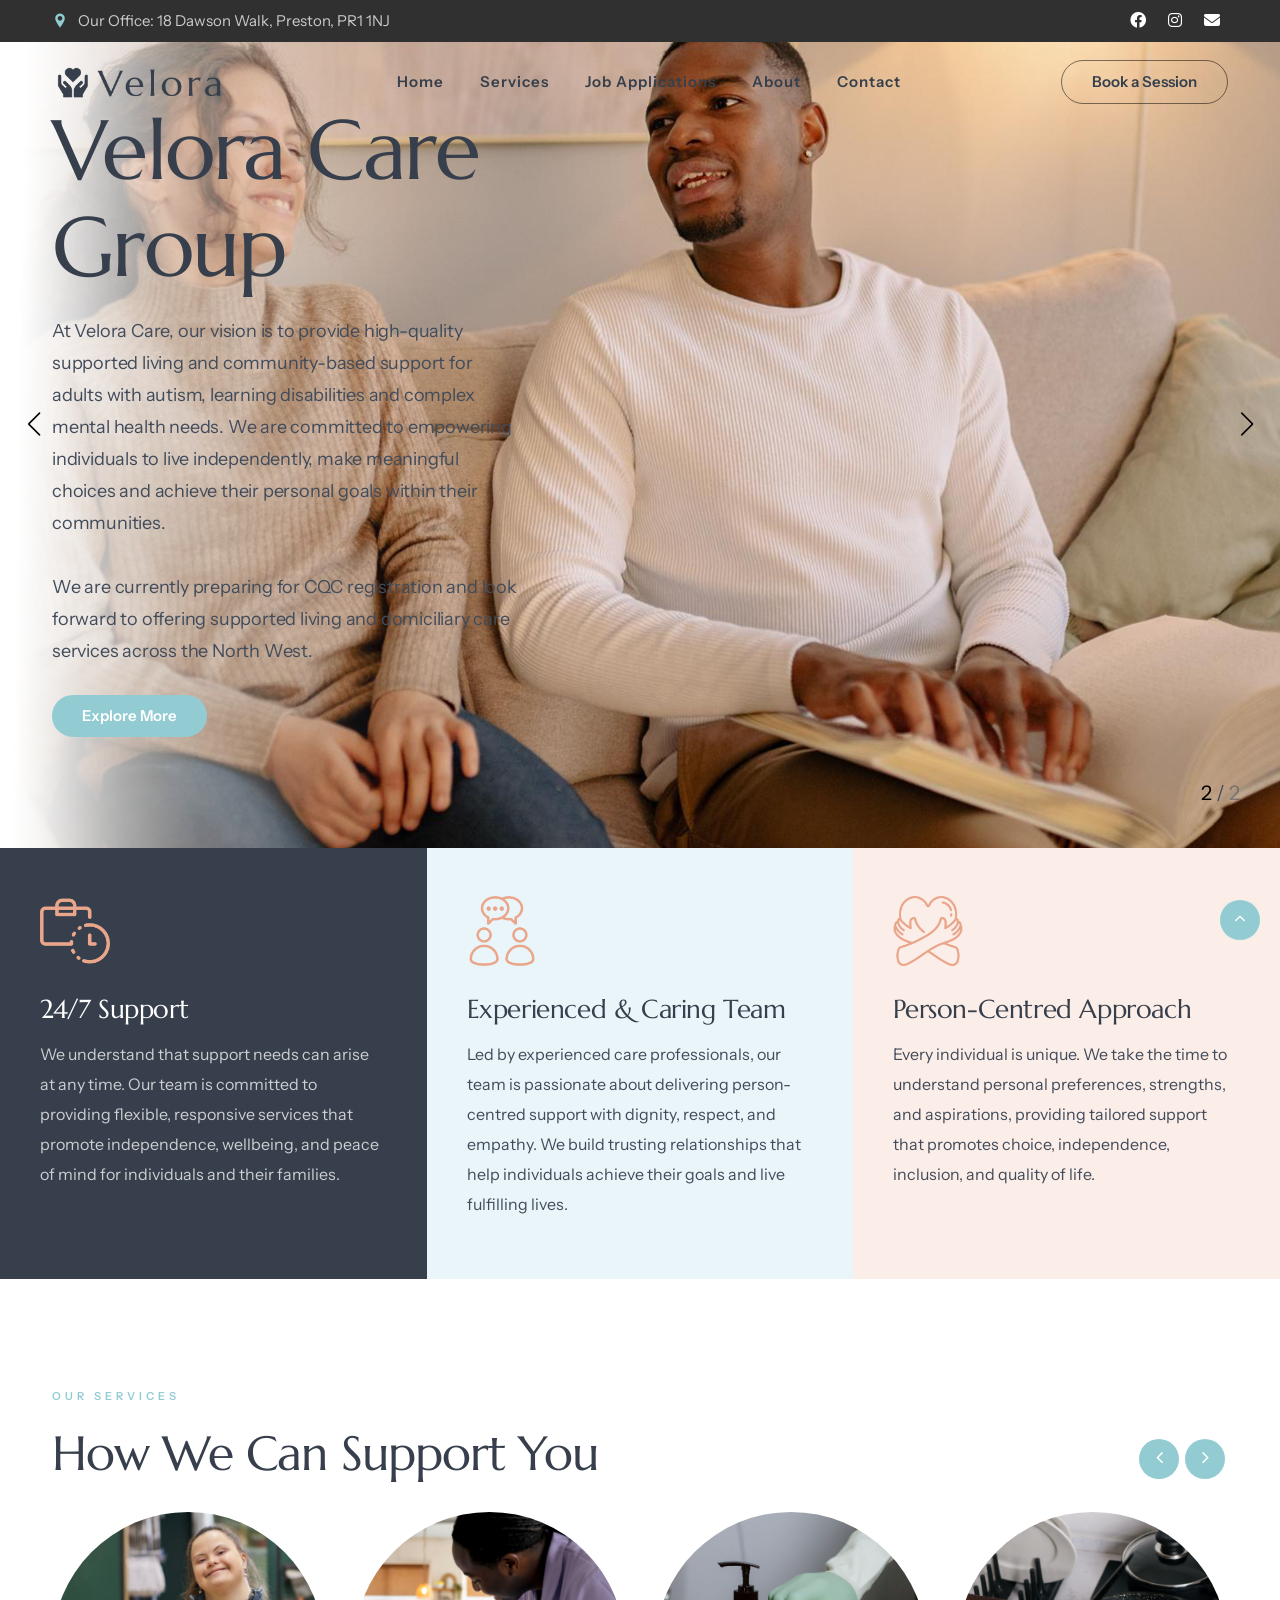
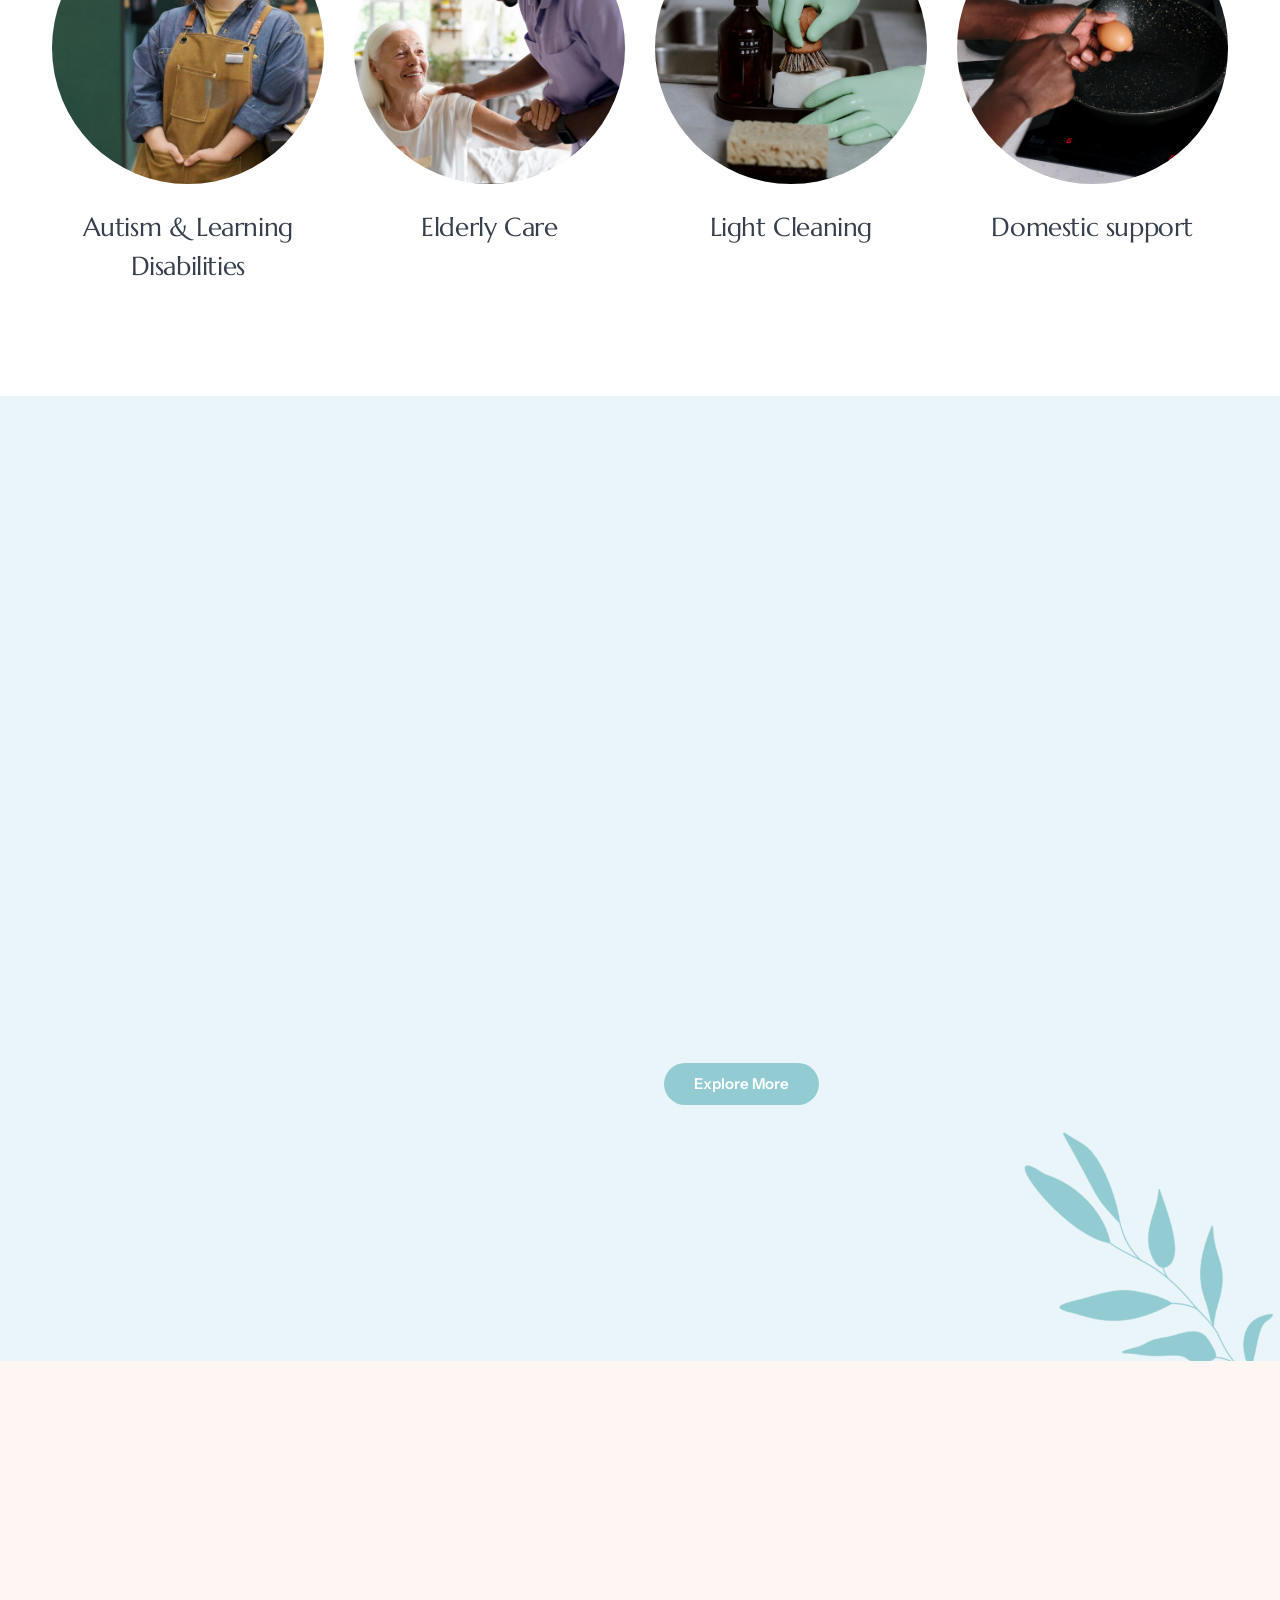
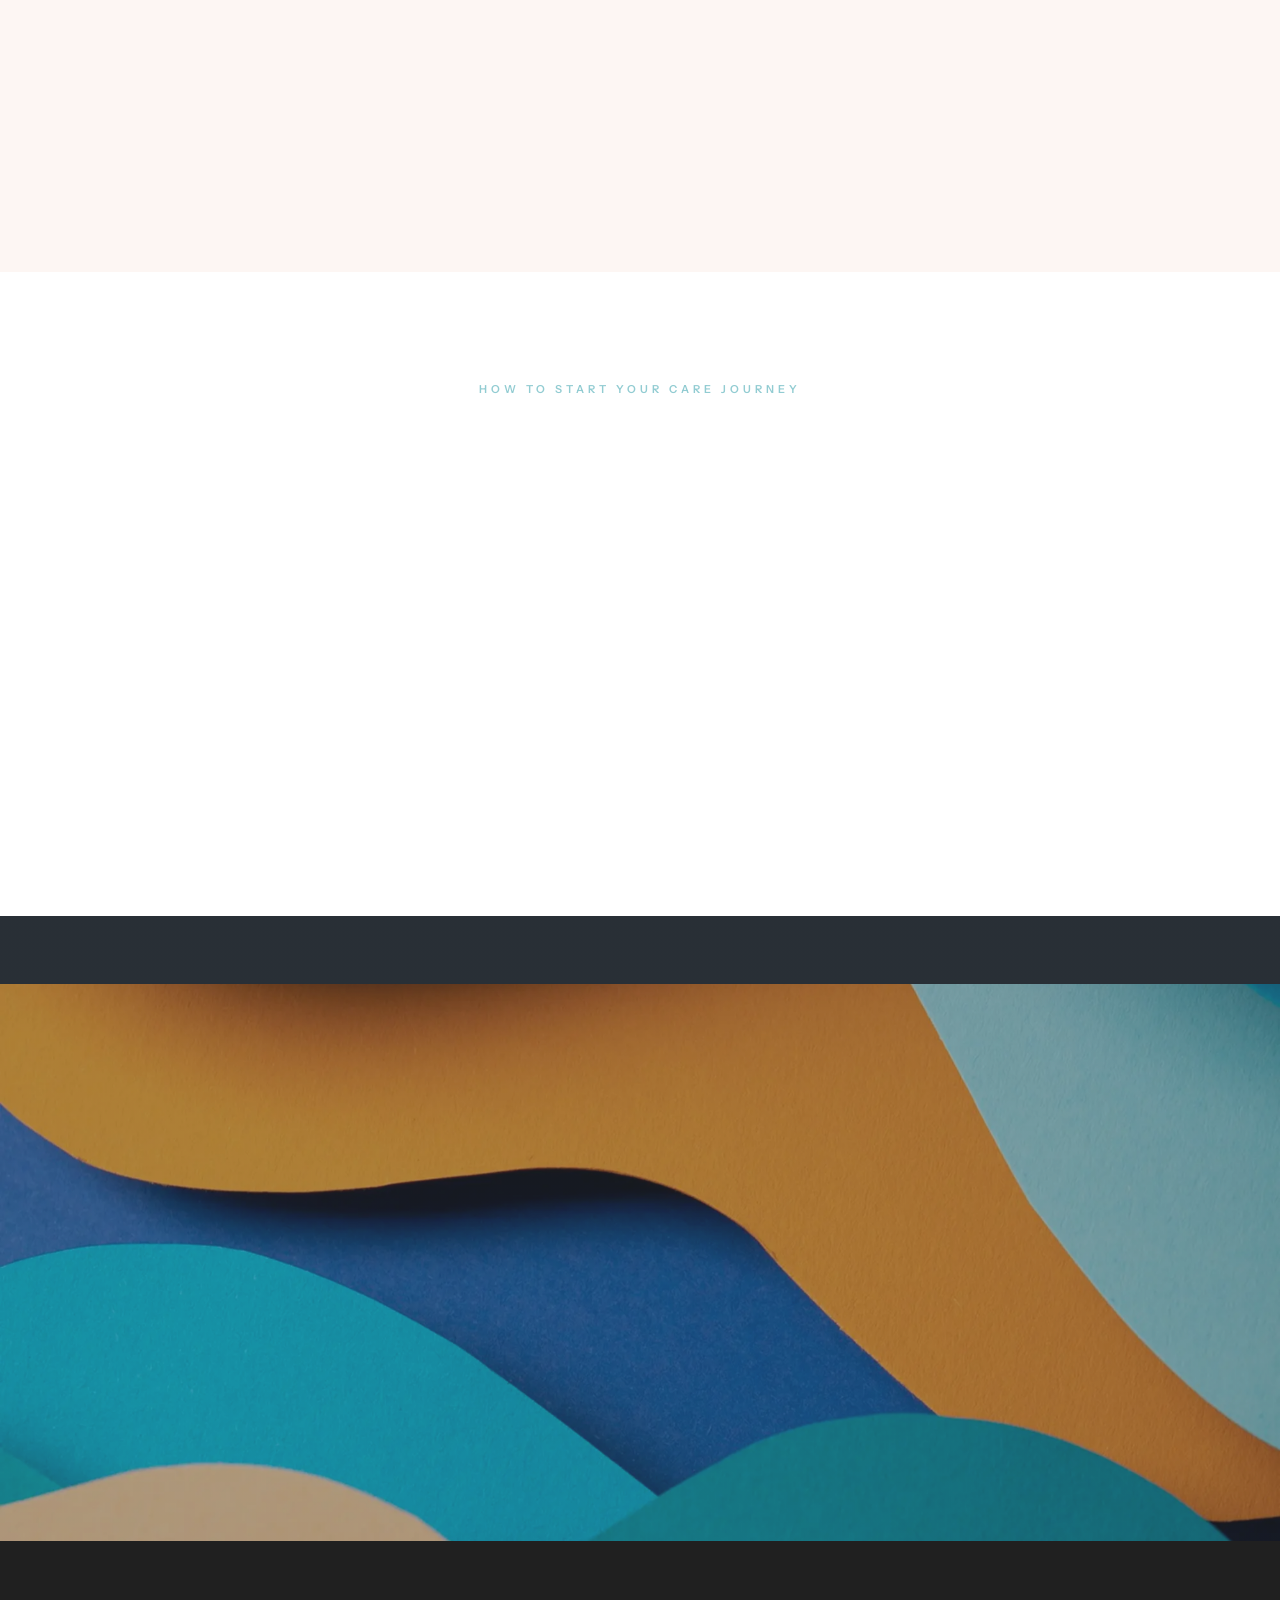
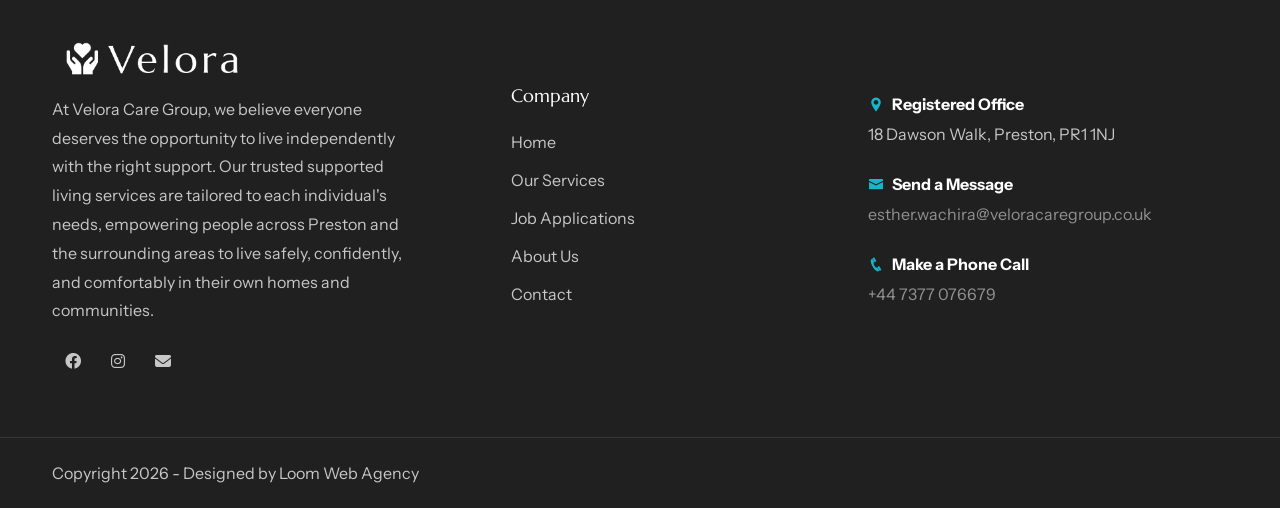
<file: index.html>
<!DOCTYPE html>
<html lang="en">

<head>
    <title>Velora Care Group</title>
    <link rel="icon" href="images/icon.webp" type="image/gif" sizes="16x16">
    <meta content="text/html;charset=utf-8" http-equiv="Content-Type">
    <meta content="width=device-width, initial-scale=1.0" name="viewport" >
    <meta content="Velora Care Group" name="description" >
    <meta content="" name="keywords" >
    <meta content="" name="author" >
    <!-- CSS Files
    ================================================== -->
    <link href="css/bootstrap.min.css" rel="stylesheet" type="text/css" id="bootstrap">
    <link href="css/plugins.css" rel="stylesheet" type="text/css" >
    <link href="css/swiper.css" rel="stylesheet" type="text/css" >
    <link href="css/style.css" rel="stylesheet" type="text/css" >
    <link href="css/coloring.css" rel="stylesheet" type="text/css" >
    <!-- color scheme -->
    <link id="colors" href="css/colors/scheme-01.css" rel="stylesheet" type="text/css" >

</head>

<body>
    <div id="wrapper">
        <a href="#" id="back-to-top"></a>
        
        <!-- page preloader begin -->
        <div id="de-loader"></div>
        <!-- page preloader close -->

        <!-- header begin -->
        <header class="header-light transparent">
            <div id="topbar">
                <div class="container">
                    <div class="row">
                        <div class="col-lg-12">
                            <div class="d-flex justify-content-between xs-hide">
                                <div class="d-flex">
                                    <div class="topbar-widget me-5"><a href="https://www.google.com/maps/dir/?api=1&destination=18+Dawson+Walk%2C+Preston%2C+PR1+1NJ"><i class="id-color icofont-location-pin"></i>Our Office: 18 Dawson Walk, Preston, PR1 1NJ</a></div>
                                </div>

                                <div class="d-flex">
                                    <div class="social-icons">
                                        <a href="https://www.facebook.com/share/1CtoyjuqHx/?mibextid=wwXIfr"><i class="fa-brands fa-facebook fa-lg"></i></a>
                                        <a href="https://www.instagram.com/veloracaregroup?utm_source=qr"><i class="fa-brands fa-instagram fa-lg"></i></a>
                                        <a href="mailto:esther.wachira@veloracaregroup.co.uk"><i class="fa-solid fa-envelope fa-lg"></i></a>
                                    </div>
                                </div>
                            </div>
                        </div>
                    </div>
                    <div class="clearfix"></div>
                </div>
            </div>

            <div class="container">
                <div class="row">
                    <div class="col-md-12">
                        <div class="header-inner">
                            <div class="de-flex sm-pt10">
                                <div class="de-flex-col">
                                    <!-- logo begin -->
                                    <div id="logo">
                                        <a href="index.html">
                                            <img class="logo-main" src="images/logo.png" alt="" >
                                            <img class="logo-scroll" src="images/logo.png" alt="" >
                                            <img class="logo-mobile" src="images/logo.png" alt="" >
                                        </a>
                                    </div>
                                    <!-- logo close -->
                                </div>
                                <div class="de-flex-col header-col-mid">
                                    <ul id="mainmenu">
                                        <li><a class="menu-item" href="index.html">Home</a></li>
                                        <li><a class="menu-item" href="services.html">Services</a></li>
                                        <li><a class="menu-item" href="job-applications.html">Job Applications</a></li>
                                        <li><a class="menu-item" href="about.html">About</a></li>
                                        <li><a class="menu-item" href="contact.html">Contact</a></li>
                                    </ul>
                                </div>
                                <div class="de-flex-col">
                                    <div class="menu_side_area">          
                                        <a class="btn-main btn-line dark fx-slide" href="contact.html"><span>Book a Session</span></a>
                                        <span id="menu-btn"></span>
                                    </div>
                                </div>                            
                            </div>
                        </div>
                    </div>
                </div>
            </div>
        </header>        
        <!-- header close -->
        <!-- content begin -->
        <div class="no-bottom no-top" id="content">

            <div id="top"></div>

            <section class="p-0 pt-5 relative overflow-hidden">
                <div class="mh-800">
                    <div class="swiper">
                      <!-- Additional required wrapper -->
                      <div class="swiper-wrapper">
                          <!-- Slide 1 -->
                          <div class="swiper-slide">
                              <div class="swiper-inner" data-bgimage="url(images/slider/a1.png)">
                                  <div class="sw-caption">
                                      <div class="container">
                                          <div class="row gx-5 align-items-center">
                                              <div class="col-lg-6"> 
                                                  <div class="sw-text-wrapper">
                                                    <!--<div class="subtitle mb-4 anim-order-1">Welcome to Velora</div>-->
                                                    <h1 class="fs-75 wow anim-order-2">Velora Care Group</h1>
                                                  </div>

                                                  <div class="col-lg-10">
                                                    <p class="lead">At Velora Care, our vision is to provide high-quality supported living and community-based support for adults with autism, learning disabilities and complex mental health needs. We are committed to empowering individuals to live independently, make meaningful choices and achieve their personal goals within their communities. <br> <br>We are currently preparing for CQC registration and look forward to offering supported living and domiciliary care services across the North West.</p>

                                                      <div class="wow anim-order-3">
                                                          <a class="btn-main fx-slide mt-2" href="services.html"><span>Explore More</span></a>
                                                      </div>
                                                  </div>
                                              </div>
                                          </div>
                                      </div>
                                  </div>
                              </div>
                          </div>

                          <!-- Slide 2 -->
                          <div class="swiper-slide">
                              <div class="swiper-inner" data-bgimage="url(images/slider/a2.png)">
                                  <div class="sw-caption">
                                      <div class="container">
                                          <div class="row gx-5 align-items-center">
                                              <div class="col-lg-6"> 
                                                  <div class="sw-text-wrapper">
                                                    <!--<div class="subtitle mb-4 anim-order-1">Welcome to Velora</div>-->
                                                    <h1 class="fs-84 wow anim-order-2">Velora Care Group</h1>
                                                  </div>

                                                  <div class="col-lg-10">
                                                    <p class="lead">At Velora Care, our vision is to provide high-quality supported living and community-based support for adults with autism, learning disabilities and complex mental health needs. We are committed to empowering individuals to live independently, make meaningful choices and achieve their personal goals within their communities. <br> <br>We are currently preparing for CQC registration and look forward to offering supported living and domiciliary care services across the North West.</p>

                                                      <div class="wow anim-order-3">
                                                          <a class="btn-main fx-slide mt-2" href="services.html"><span>Explore More</span></a>
                                                      </div>
                                                  </div>
                                              </div>
                                          </div>
                                      </div>
                                  </div>
                              </div>
                          </div>
                          
                      </div>

                      <!-- If we need pagination -->
                      <div class="swiper-pagination"></div>

                      <!-- If we need navigation buttons -->
                      <div class="swiper-button-prev dark"></div>
                      <div class="swiper-button-next dark"></div>
                    </div>
                </div>
            </section>

            <section class="p-0 relative overflow-hidden">
                <div class="container-fluid relative z-2">
                    <div class="row g-0">
                        <div class="col-md-4">
                            <div class="h-100 bg-dark-1 text-light p-40 relative overflow-hidden wow fadeInUp">
                                <img src="images/icons-color/7.png" class="w-70px mt-2 mb-4" alt="">
                               <div class="relative z-2">
                                   <h2 class="hs-3">24/7 Support</h2>
                                   <p>We understand that support needs can arise at any time. Our team is committed to providing flexible, responsive services that promote independence, wellbeing, and peace of mind for individuals and their families.</p>
                               </div>

                            </div>
                        </div>

                        <div class="col-md-4">
                            <div class="h-100 relative p-40 wow fadeInUp" data-bgcolor="#EAF5F9">
                                <img src="images/icons-color/chat.png" class="w-70px mt-2 mb-4" alt="">
                                <h2 class="hs-3">Experienced & Caring Team</h2>
                                <p>Led by experienced care professionals, our team is passionate about delivering person-centred support with dignity, respect, and empathy. We build trusting relationships that help individuals achieve their goals and live fulfilling lives.</p>
                            </div>
                        </div>

                        <div class="col-md-4">
                            <div class="h-100 relative bg-color-op-2 p-40 wow fadeInUp">
                                <img src="images/icons-color/hug.png" class="w-70px mt-2 mb-4" alt="">
                                <h2 class="hs-3">Person-Centred Approach</h2>
                                <p>Every individual is unique. We take the time to understand personal preferences, strengths, and aspirations, providing tailored support that promotes choice, independence, inclusion, and quality of life.</p>
                            </div>
                        </div>

                        
                    </div>
                </div>
            </section>

            <section class="relative">
                <div class="container relative z-2">
                    <div class="row g-4 align-items-end justify-content-between">
                        <div class="col-lg-6">
                            <div class="subtitle wow fadeInUp">Our Services</div>
                            <h2 class="mb-0 split">How We Can Support You</h2>
                        </div>
                        <div class="col-lg-6">
                            <div class="relative">
                                <div class="de-custom-nav d-flex flex-end" data-target="#services-carousel">
                                    <div class="d-prev circle wow zoomIn" data-wow-delay=".2s"></div>
                                    <div class="d-next circle wow zoomIn" data-wow-delay=".3s"></div>
                                </div>
                            </div>
                        </div>
                    </div>

                    <div class="spacer-single"></div>

                    <div class="row g-4">
                        <div class="col-lg-12">
                            <div id="services-carousel" class="owl-4-cols owl-carousel owl-theme">

                                <!-- item begin -->
                                <div class="item text-center wow fadeInRight" data-wow-delay=".0s">
                                    <div class="hover circle overflow-hidden relative mb-4">
                                        <a href="services.html">
                                            <img src="images/services/7.png" class="w-100 hover-scale-1-2" alt="">
                                        </a>
                                    </div>
                                    <h3>Autism & Learning Disabilities</h3>
                                </div>
                                <!-- item end -->

                                <!-- item begin -->
                                <div class="item text-center wow fadeInRight" data-wow-delay=".3s">
                                    <div class="hover circle overflow-hidden relative mb-4">
                                        <a href="services.html">
                                            <img src="images/services/8.png" class="w-100 hover-scale-1-2" alt="">
                                        </a>
                                    </div>
                                    <h3>Elderly Care</h3>
                                </div>
                                <!-- item end -->

                                <!-- item begin -->
                                <div class="item text-center wow fadeInRight" data-wow-delay="1.8s">
                                    <div class="hover circle overflow-hidden relative mb-4">
                                        <a href="services.html">
                                            <img src="images/services/6.png" class="w-100 hover-scale-1-2" alt="">
                                        </a>
                                    </div>
                                    <h3>Light Cleaning</h3>
                                </div>
                                <!-- item end -->

                                <!-- item begin -->
                                <div class="item text-center wow fadeInRight" data-wow-delay=".3s">
                                    <div class="hover circle overflow-hidden relative mb-4">
                                        <a href="services.html">
                                            <img src="images/services/2.png" class="w-100 hover-scale-1-2" alt="">
                                        </a>
                                    </div>
                                    <h3>Domestic support</h3>
                                </div>
                                <!-- item end -->

                                
                                <!-- item begin -->
                                <div class="item text-center wow fadeInRight" data-wow-delay=".6s">
                                    <div class="hover circle overflow-hidden relative mb-4">
                                        <a href="services.html">
                                            <img src="images/services/3.png" class="w-100 hover-scale-1-2" alt="">
                                        </a>
                                    </div>
                                    <h3>Domestic & Practical Help</h3>
                                </div>
                                <!-- item end -->

                                <!-- item begin -->
                                <div class="item text-center wow fadeInRight" data-wow-delay=".9s">
                                    <div class="hover circle overflow-hidden relative mb-4">
                                        <a href="services.html">
                                            <img src="images/services/4.png" class="w-100 hover-scale-1-2" alt="">
                                        </a>
                                    </div>
                                    <h3>Companionship & Wellbeing</h3>
                                </div>
                                <!-- item end -->
                            </div>
                        </div>
                    </div>
                </div>
            </section>

            <section data-bgcolor="#EAF5F9" class="relative overflow-hidden">
                <div class="container relative z-2">
                  <div class="row g-4 gx-5 align-items-center">
                    <div class="col-lg-6">
                        <div class="relative">
                            <img src="images/misc/p2.png" class="w-60 mb-100 rounded-1 wow scaleIn" data-wow-delay=".2s" alt="">
                            <img src="images/misc/p1.png" class="abs w-60 end-0 mt-100 rounded-1 wow scaleIn" data-wow-delay=".4s" alt="">
                        </div>
                    </div>

                    <div class="col-lg-6">
                          <div class="me-lg-3">
                              <div class="subtitle s2 wow fadeInUp" data-wow-delay=".0s">About Us</div>
                              <h2 class="mb-3 split">Who Are We?</h2>
                              <p class="wow fadeInUp" data-wow-delay=".4s">At Velora Care, we are passionate about providing compassionate, person-centred support that enables individuals to live fulfilling and meaningful lives. We specialise in supporting people with autism, learning disabilities, and complex mental health needs, recognising that every individual is unique and deserves support tailored to their personal goals, preferences, and aspirations. <br> <br> Our services are designed to promote independence, wellbeing, and inclusion. We can provide support within the home and the community, whether that is assisting with daily living activities, offering companionship, supporting attendance at appointments, or accompanying individuals on holidays and social outings. We also understand the importance of family wellbeing and can provide support that allows family members and carers valuable time to rest and recharge.</p>
                              <a class="btn-main fx-slide mt-2" href="about.html"><span>Explore More</span></a>
                          </div>
                    </div>
                  </div>

                  <div class="spacer-double"></div>

                  <div class="row g-4">
                      <div class="col-md-3 col-sm-6 text-center">
                          <div class="de_count wow fadeInRight" data-wow-delay=".0s">
                              <h3 class="hs-2 mb-0"><span class="timer" data-to="65250" data-speed="3000">0</span>+</h3>
                              Care Hours Completed
                          </div>
                      </div>
                      <div class="col-md-3 col-sm-6 text-center">
                          <div class="de_count wow fadeInRight" data-wow-delay=".2s">
                              <h3 class="hs-2 mb-0"><span class="timer" data-to="23160" data-speed="3000">0</span>+</h3>
                              Clients Supported
                          </div>
                      </div>
                      <!--<div class="col-md-3 col-sm-6 text-center">
                          <div class="de_count wow fadeInRight" data-wow-delay=".4s">
                              <h3 class="hs-2 mb-0"><span class="timer" data-to="150" data-speed="3000">0</span>+</h3>
                              Workshops & Programs
                          </div>
                      </div>-->
                      <div class="col-md-3 col-sm-6 text-center">
                          <div class="de_count wow fadeInRight" data-wow-delay=".6s">
                              <h3 class="hs-2 mb-0"><span class="timer" data-to="10" data-speed="3000">0</span>+</h3>
                              Years of Experience
                          </div>
                      </div>
                  </div>
                </div>
                <img src="images/misc/d3.webp" class="abs w-20 end-0 bottom-min-100" alt="">
            </section>

            <section class="bg-color-op-1">
                 <div class="container">
                     <div class="row align-items-center g-4">
                         <div class="col-lg-8">                            
                             <div class="subtitle wow fadeInUp">Do you have</div>
                             <h2 class="split">Any Questions?</h2>
                         </div>
                     </div>

                     <div class="row g-custom-4">
                         <div class="col-lg-6 wow fadeInUp">
                             <div class="accordion secondary">
                                 <div class="accordion-section">
                                     <div class="accordion-section-title" data-tab="#accordion-1">
                                         How do you ensure the quality and reliability of your care staff?
                                     </div>
                                     <div class="accordion-section-content" id="accordion-1">
                                         <p>Every member of our team undergoes a rigorous screening process, including comprehensive enhanced DBS checks and extensive reference verification. We look beyond basic qualifications to find individuals who possess genuine empathy, ensuring they receive ongoing training that meets strict UK care standards. This thorough approach guarantees that your loved ones are always supported by capable, trustworthy professionals committed to their safety and comfort.</p>
                                     </div>
                                     <div class="accordion-section-title" data-tab="#accordion-2">
                                         Can we choose our own care schedules?
                                     </div>
                                     <div class="accordion-section-content" id="accordion-2">
                                         <p>We design our support services entirely around your unique daily routines, offering complete flexibility from brief check-ins to round-the-clock support. As health requirements naturally evolve over time, our senior care coordinators conduct regular reviews to seamlessly adapt your personalized care plan. This responsive approach ensures you always receive the exact level of practical assistance required to maintain independent home living.</p>
                                     </div>
                                     <div class="accordion-section-title" data-tab="#accordion-3">
                                         How do you maintain continuity of care for my loved one?
                                     </div>
                                     <div class="accordion-section-content" id="accordion-3">
                                         <p>We prioritize building meaningful relationships by assigning a small, dedicated team of familiar carers to look after each individual client. This consistent matching prevents the stress of unfamiliar faces and allows our staff to deeply understand your specific personal preferences and routines. By keeping our care teams localized and tightly structured, we ensure reliable, uninterrupted support that families can completely depend upon.</p>
                                     </div>
                                 </div>
                             </div>
                         </div>
                         
                         <div class="col-lg-6 wow fadeInUp">
                             <div class="accordion secondary">
                                 <div class="accordion-section">
                                     <div class="accordion-section-title" data-tab="#accordion-b-4">
                                         Are your services regulated, and what standards do you follow?                                       
                                     </div>
                                     <div class="accordion-section-content" id="accordion-b-4">
                                         <p>Our care provision is designed to strictly align with the fundamental standards set out by the Care Quality Commission (CQC). We maintain robust internal auditing systems, continuous staff competency assessments, and open communication channels to ensure our delivery remains safe, effective, and responsive. This unwavering commitment to compliance gives your family absolute confidence that our home care services meet the highest national benchmarks.</p>
                                     </div>
                                     <div class="accordion-section-title" data-tab="#accordion-b-5">
                                         What specific tasks can your domiciliary carers help with at home?
                                     </div>
                                     <div class="accordion-section-content" id="accordion-b-5">
                                         <p>Our domiciliary support covers a broad range of daily activities tailored to help individuals live comfortably and independently in their own environment. This includes essential personal care, medication management, meal preparation, light housekeeping, and vital companionship to combat social isolation. By assisting with these practical tasks, we help maintain a clean, safe, and nurturing home while preserving our clients' personal dignity.</p>
                                     </div>
                                     <div class="accordion-section-title" data-tab="#accordion-b-6">
                                         How quickly can you arrange for care to start for a new client?
                                     </div>
                                     <div class="accordion-section-content" id="accordion-b-6">
                                         <p>We can initiate our home care services rapidly, beginning with a comprehensive, initial assessment conducted by a senior care manager within 24 to 48 hours. This vital step allows us to safely understand specific individual needs, lifestyle preferences, and home environments before carefully matching the right carers. Our streamlined onboarding process ensures a smooth, stress-free transition that prioritizes immediate safety and peace of mind for the entire family.</p>
                                     </div>
                                 </div>
                             </div>
                         </div>
                     </div>

                 </div>
             </section>

            <section>
              <div class="container">
                <!-- Heading -->
                <div class="row g-4">
                  <div class="col-lg-6 offset-lg-3 text-center">
                    <div class="text-center">
                        <div class="subtitle">How to start your care journey</div>
                        <h2 class="split">Follow These Simple Steps</h2>
                    </div>
                  </div>
                </div>

                <!-- Steps -->
                <div class="row g-4 justify-content-center">

                  <!-- Step 1 -->
                  <div class="col-6 col-md-3 de-step wow fadeInLeft de-step-arrow" data-wow-delay=".4s">
                    <div class="step-icon mb-3">
                        <i class="fas fa-comments fs-40 id-color"></i>
                    </div>
                    <h3  class="hs-4">Initial Inquiry & Chat</h3>
                    <p class="px-lg-3">Reach out by phone or online. We’ll discuss your immediate needs and answer any questions to understand your basic care requirements.</p>
                  </div>

                  <!-- Step 2 -->
                  <div class="col-6 col-md-3 de-step wow fadeInLeft de-step-arrow" data-wow-delay=".6s">
                    <div class="step-icon mb-3">
                      <i class="fas fa-clipboard-list fs-40 id-color"></i>
                    </div>
                    <h3  class="hs-4">Home Assessment</h3>
                    <p class="px-lg-3">Our senior care manager visits your loved one at home to safely assess their physical needs, routine, and environment.</p>
                  </div>

                  <!-- Step 3 -->
                  <div class="col-6 col-md-3 de-step wow fadeInLeft de-step-arrow" data-wow-delay=".8s">
                    <div class="step-icon mb-3">
                      <i class="fas fa-calendar-check fs-40 id-color"></i>
                    </div>
                    <h3  class="hs-4">Bespoke Care Plan</h3>
                    <p class="px-lg-3">We design a personalized care plan around their lifestyle and match them with a dedicated, familiar carer who fits their personality.</p>
                  </div>

                  <!-- Step 4 -->
                  <div class="col-6 col-md-3 de-step wow fadeInLeft" data-wow-delay="1s">
                    <div class="step-icon mb-3">
                        <i class="fas fa-user-md fs-40 id-color"></i>
                    </div>
                    <h3  class="hs-4">Care Commences</h3>
                    <p class="px-lg-3">We introduce your carer and begin services, regularly reviewing the plan to ensure it seamlessly adapts as needs change.</p>
                  </div>

                </div>
              </div>
            </section>

             <section class="jarallax p-0 bg-dark text-light">
                 <img src="images/background/3.webp" class="jarallax-img" alt="">
                 <div class="container relative z-2">
                     <div class="row align-items-center justify-content-between">
                         <div class="col-lg-6 py-5">
                             <h2 class="split">Take the First Step Toward Reliable Home Care</h2>
                             <p class="wow fadeInUp" data-wow-delay=".4s">At Velora Care Group, we provide person-centred supported living services that empower adults to live as independently as possible while receiving the right level of support. We work alongside each individual to build confidence, develop essential life skills, promote wellbeing, and help them achieve their personal goals in a safe, supportive, and empowering environment.</p>
                             <p class="wow fadeInUp" data-wow-delay=".4s">Alongside our supported living services, we also provide high-quality domiciliary care tailored to individual needs. Our compassionate team delivers reliable support that enables people to maintain their independence, dignity, and comfort in the familiarity of their own homes across Preston and the surrounding areas.</p>
                             <div class="de-flex justify-content-start wow fadeInUp" data-wow-delay=".6s">
                                 <div class="d-flex me-4">
                                     <a href="contact.html" class="btn-main fx-slide"><span>Book a Meeting</span></a>
                                 </div>
                                 <div class="d-flex">
                                     <div class="d-flex align-items-center">
                                         <i class="fs-24 icon_phone"></i>
                                         <div class="ms-3">
                                             <a href="tel:+447377076679" class="text-white-50 text-decoration-none"><p class="fs-20 text-white fw-600 mb-0">+44 7377 076679</p></a>
                                         </div>
                                     </div>
                                 </div>
                             </div>
                         </div>
                         <div class="col-lg-5">
                             <img src="images/team/1.png" class="w-100 mt-min-60 wow fadeInUp" data-wow-delay=".8s" alt="">
                         </div>
                     </div>
                 </div>
                 <div class="sw-overlay op-5"></div>
             </section>
        </div>
        <!-- content close -->
        
        <!-- footer begin -->
        <footer>
            <div class="container relative z-2">
                <div class="row gx-5 justify-content-between align-items-center">
                    <!-- Column 1: About & Socials -->
                    <div class="col-lg-4 col-sm-6 mb-sm-30">
                        <img src="images/logo-white.png" class="w-200px" alt="Velora Care Group Logo">
                        <div class="spacer-20"></div>
                        <p>At Velora Care Group, we believe everyone deserves the opportunity to live independently with the right support. Our trusted supported living services are tailored to each individual's needs, empowering people across Preston and the surrounding areas to live safely, confidently, and comfortably in their own homes and communities.</p>

                        <div class="social-icons">
                            <a href="https://www.facebook.com/share/1CtoyjuqHx/?mibextid=wwXIfr"><i class="fa-brands fa-facebook fa-lg"></i></a>
                            <a href="https://www.instagram.com/veloracaregroup?utm_source=qr"><i class="fa-brands fa-instagram fa-lg"></i></a>
                            <a href="mailto:esther.wachira@veloracaregroup.co.uk"><i class="fa-solid fa-envelope fa-lg"></i></a>
                        </div>
                    </div>

                    <!-- Column 2: Quick Links (Cleaned up inner row clutter for perfect alignment) -->
                    <div class="col-lg-3 col-sm-6 mb-sm-30">
                        <div class="widget">
                            <h2 class="hs-5 text-white mb-3">Company</h2>
                            <ul class="list-unstyled">                                         
                                <li class="mb-2"><a href="index.html">Home</a></li>
                                <li class="mb-2"><a href="services.html">Our Services</a></li>
                                <li class="mb-2"><a href="job-applications.html">Job Applications</a></li>
                                <li class="mb-2"><a href="about.html">About Us</a></li>
                                <li class="mb-2"><a href="contact.html">Contact</a></li>
                            </ul>
                        </div>
                    </div>

                    <!-- Column 3: Fixed Contact Info -->
                    <div class="col-lg-4 col-sm-6">
                        <div class="widget">
                            <div class="fw-bold text-white"><i class="icofont-location-pin me-2 id-color-2"></i>Registered Office</div>
                            <span>18 Dawson Walk, Preston, PR1 1NJ</span>

                            <div class="spacer-20"></div>

                            <div class="fw-bold text-white"><i class="icofont-envelope me-2 id-color-2"></i>Send a Message</div>
                            <a href="mailto:esther.wachira@veloracaregroup.co.uk" class="text-white-50 text-decoration-none">esther.wachira@veloracaregroup.co.uk</a>     

                            <div class="spacer-20"></div>

                            <div class="fw-bold text-white"><i class="icofont-phone me-2 id-color-2"></i>Make a Phone Call</div>
                            <a href="tel:+447377076679" class="text-white-50 text-decoration-none"><span>+44 7377 076679</span></a>
                        </div>
                    </div>
                </div>
            </div>
            <div class="subfooter">
                <div class="container">
                    <div class="row">
                        <div class="col-md-12">
                            <div class="de-flex">
                                <div class="de-flex-col">
                                    <span>Copyright 2026 - Designed by <a href="https://www.loomwebagency.co.uk/"> Loom Web Agency</a></span>
                                </div>
                            </div>
                        </div>
                    </div>
                </div>
            </div>

        </footer>
        <!-- footer close -->
    </div> 
    
    <!-- Javascript Files
    ================================================== -->
    <script src="js/vendors.js"></script>
    <script src="js/designesia.js"></script>
    <script src="js/custom-marquee.js"></script>
    
   <!-- swiper slider -->
   <script src="js/swiper.js"></script>
   <script src="js/custom-swiper.js"></script>

</body>

</html>
</file>
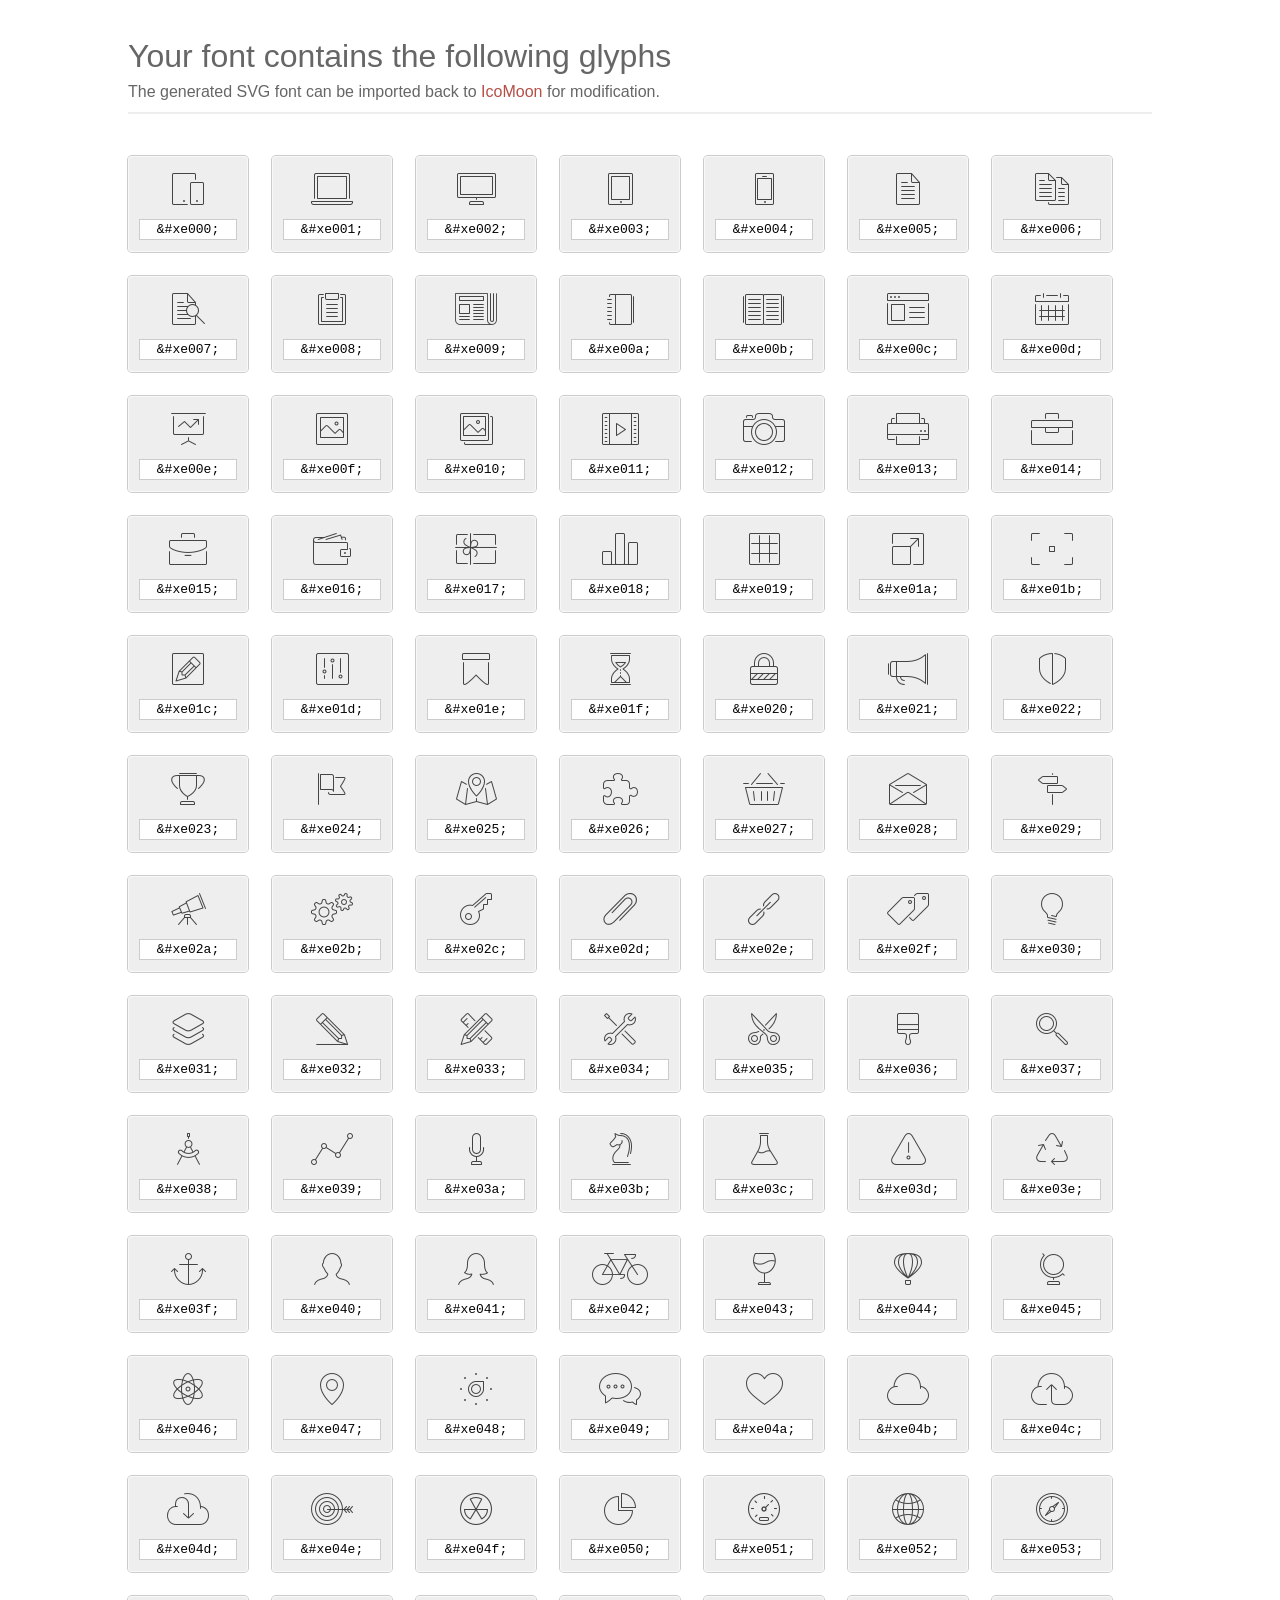
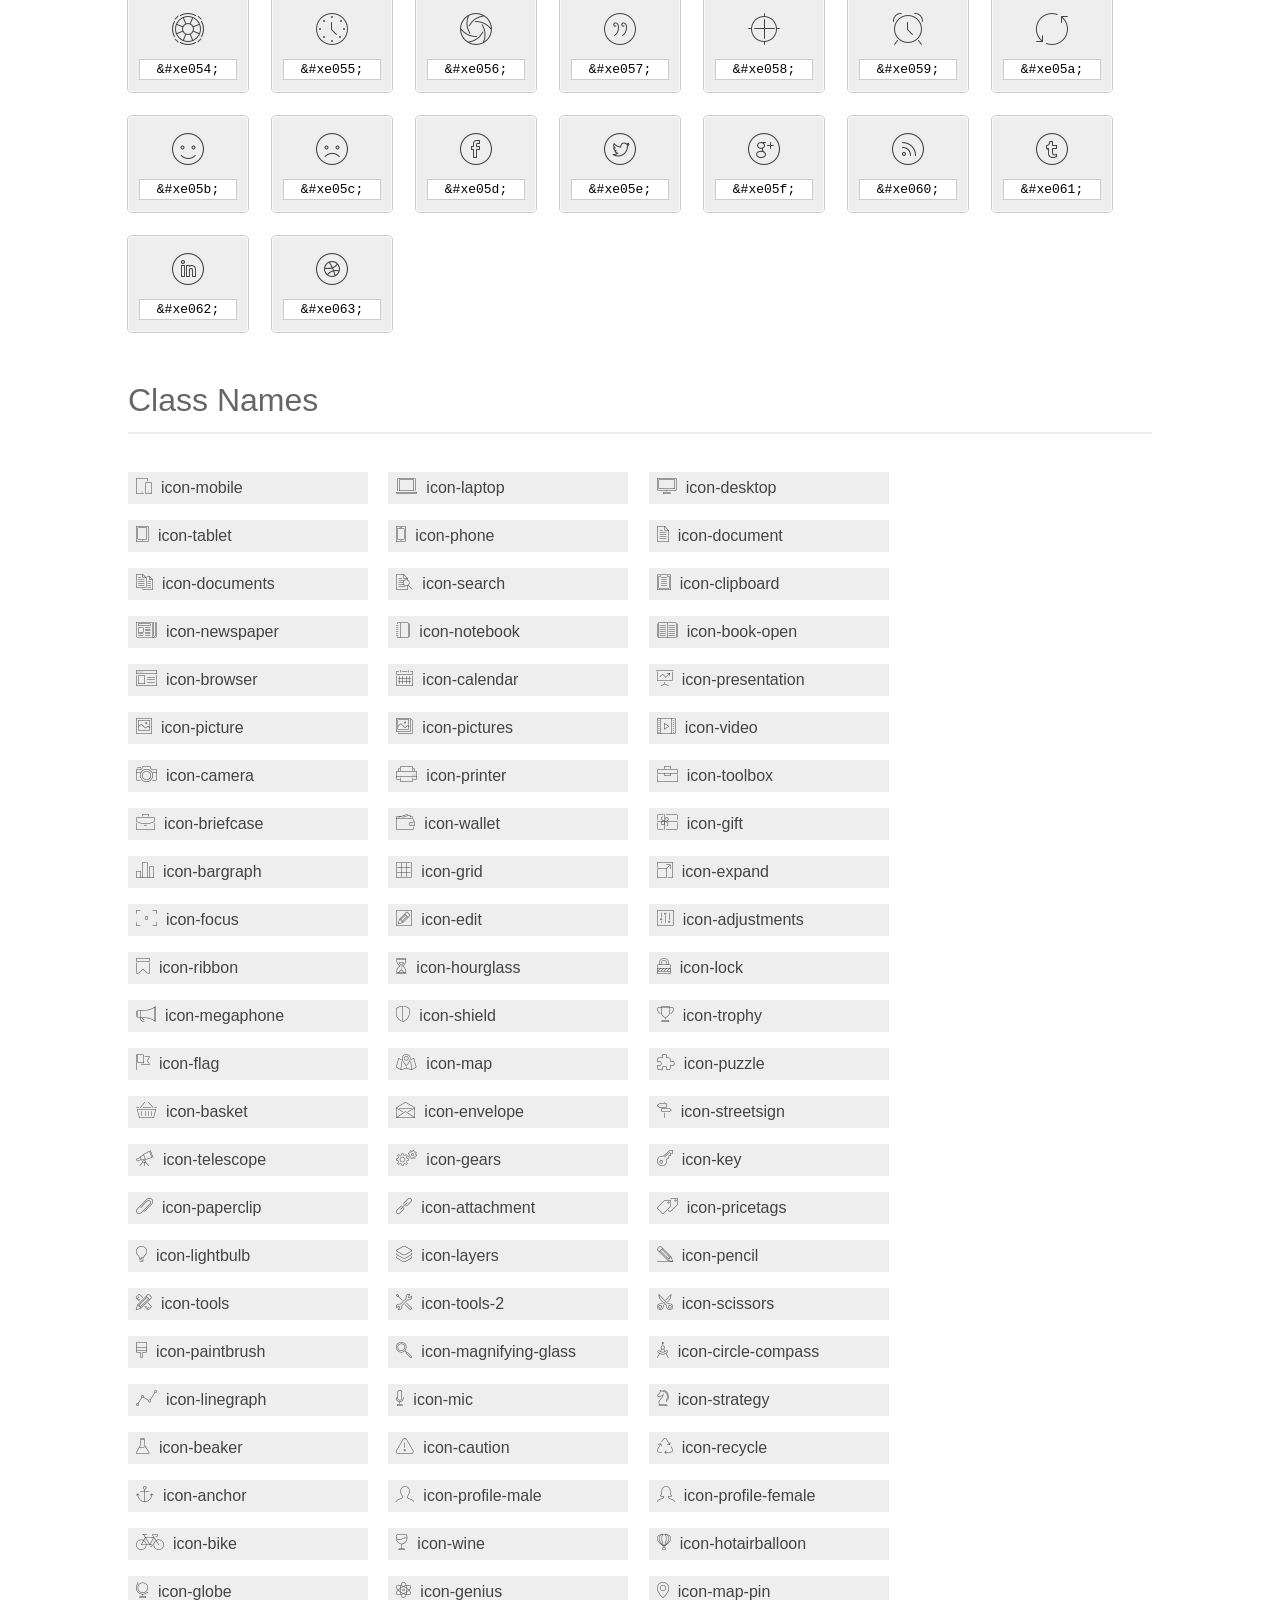
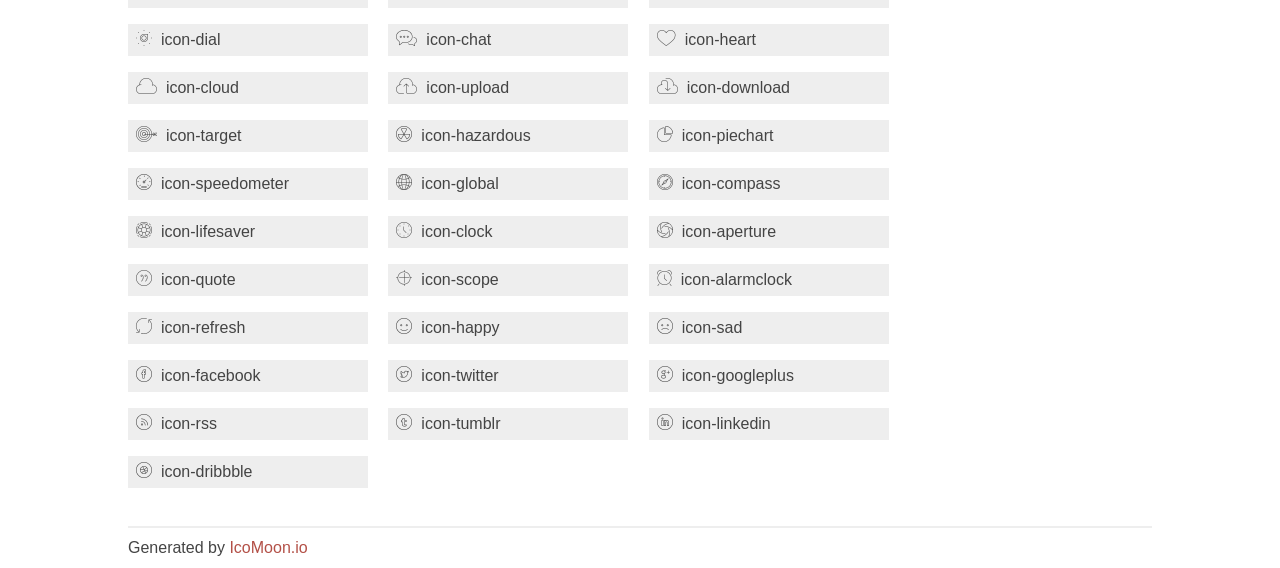
<file: fonts/et-line-font/index.html>
<!doctype html>
<html>
<head>
<title>Your Font/Glyphs</title>
<link rel="stylesheet" href="style.css" >
<!--[if lte IE 7]><script src="lte-ie7.js"></script><![endif]-->
<style>
	section, header, footer {display: block;}
	body {
		font-family: sans-serif;
		color: #444;
		line-height: 1.5;
		font-size: 1em;
	}
	* {
		-moz-box-sizing: border-box;
		-webkit-box-sizing: border-box;
		box-sizing: border-box;
		margin: 0;
		padding: 0;
	}
	.glyph {
		font-size: 16px;
		float: left;
		text-align: center;
		background: #eee;
		padding: .75em;
		margin: .75em 1.5em .75em 0;
		width: 7.5em;
		border-radius: .25em;
		box-shadow: inset 0 0 0 1px #f8f8f8, 0 0 0 1px #CCC;
	}
	.glyph input {
		font-family: consolas, monospace;
		font-size: 13px;
		width: 100%;
		text-align: center;
		border: 0;
		box-shadow: 0 0 0 1px #ccc;
		padding: .125em;
	}
	.w-main {
		width: 80%;
	}
	.centered {
		margin-left: auto;
		margin-right: auto;
	}
	.fs1 {
		font-size: 2em;
	}
	header {
		margin: 2em 0;
		padding-bottom: .5em;
		color: #666;
		box-shadow: 0 2px #eee;
	}
	header h1 {
		font-size: 2em;
		font-weight: normal;
	}
	.clearfix:before, .clearfix:after { content: ""; display: table; }
	.clearfix:after, .clear { clear: both; }
	footer {
		margin-top: 2em;
		padding: .5em 0;
		box-shadow: 0 -2px #eee;
	}
	a, a:visited {
		color: #B35047;
		text-decoration: none;
	}
	a:hover, a:focus {color: #000;}
	.box1 {
		font-size: 16px;
		display: inline-block;
		width: 15em;
		padding: .25em .5em;
		background: #eee;
		margin: .5em 1em .5em 0;
	}
</style>
</head>
<body>
	<div class="w-main centered">
	<section class="mtm clearfix" id="glyphs">
	<header>
		<h1>Your font contains the following glyphs</h1>
		<p>The generated SVG font can be imported back to <a href="http://icomoon.io/app">IcoMoon</a> for modification.</p>
	</header>
	<div class="glyph">
		<div class="fs1" aria-hidden="true" data-icon="&#xe000;"></div>
		<input type="text" readonly="readonly" value="&amp;#xe000;" >
	</div>
	<div class="glyph">
		<div class="fs1" aria-hidden="true" data-icon="&#xe001;"></div>
		<input type="text" readonly="readonly" value="&amp;#xe001;" >
	</div>
	<div class="glyph">
		<div class="fs1" aria-hidden="true" data-icon="&#xe002;"></div>
		<input type="text" readonly="readonly" value="&amp;#xe002;" >
	</div>
	<div class="glyph">
		<div class="fs1" aria-hidden="true" data-icon="&#xe003;"></div>
		<input type="text" readonly="readonly" value="&amp;#xe003;" >
	</div>
	<div class="glyph">
		<div class="fs1" aria-hidden="true" data-icon="&#xe004;"></div>
		<input type="text" readonly="readonly" value="&amp;#xe004;" >
	</div>
	<div class="glyph">
		<div class="fs1" aria-hidden="true" data-icon="&#xe005;"></div>
		<input type="text" readonly="readonly" value="&amp;#xe005;" >
	</div>
	<div class="glyph">
		<div class="fs1" aria-hidden="true" data-icon="&#xe006;"></div>
		<input type="text" readonly="readonly" value="&amp;#xe006;" >
	</div>
	<div class="glyph">
		<div class="fs1" aria-hidden="true" data-icon="&#xe007;"></div>
		<input type="text" readonly="readonly" value="&amp;#xe007;" >
	</div>
	<div class="glyph">
		<div class="fs1" aria-hidden="true" data-icon="&#xe008;"></div>
		<input type="text" readonly="readonly" value="&amp;#xe008;" >
	</div>
	<div class="glyph">
		<div class="fs1" aria-hidden="true" data-icon="&#xe009;"></div>
		<input type="text" readonly="readonly" value="&amp;#xe009;" >
	</div>
	<div class="glyph">
		<div class="fs1" aria-hidden="true" data-icon="&#xe00a;"></div>
		<input type="text" readonly="readonly" value="&amp;#xe00a;" >
	</div>
	<div class="glyph">
		<div class="fs1" aria-hidden="true" data-icon="&#xe00b;"></div>
		<input type="text" readonly="readonly" value="&amp;#xe00b;" >
	</div>
	<div class="glyph">
		<div class="fs1" aria-hidden="true" data-icon="&#xe00c;"></div>
		<input type="text" readonly="readonly" value="&amp;#xe00c;" >
	</div>
	<div class="glyph">
		<div class="fs1" aria-hidden="true" data-icon="&#xe00d;"></div>
		<input type="text" readonly="readonly" value="&amp;#xe00d;" >
	</div>
	<div class="glyph">
		<div class="fs1" aria-hidden="true" data-icon="&#xe00e;"></div>
		<input type="text" readonly="readonly" value="&amp;#xe00e;" >
	</div>
	<div class="glyph">
		<div class="fs1" aria-hidden="true" data-icon="&#xe00f;"></div>
		<input type="text" readonly="readonly" value="&amp;#xe00f;" >
	</div>
	<div class="glyph">
		<div class="fs1" aria-hidden="true" data-icon="&#xe010;"></div>
		<input type="text" readonly="readonly" value="&amp;#xe010;" >
	</div>
	<div class="glyph">
		<div class="fs1" aria-hidden="true" data-icon="&#xe011;"></div>
		<input type="text" readonly="readonly" value="&amp;#xe011;" >
	</div>
	<div class="glyph">
		<div class="fs1" aria-hidden="true" data-icon="&#xe012;"></div>
		<input type="text" readonly="readonly" value="&amp;#xe012;" >
	</div>
	<div class="glyph">
		<div class="fs1" aria-hidden="true" data-icon="&#xe013;"></div>
		<input type="text" readonly="readonly" value="&amp;#xe013;" >
	</div>
	<div class="glyph">
		<div class="fs1" aria-hidden="true" data-icon="&#xe014;"></div>
		<input type="text" readonly="readonly" value="&amp;#xe014;" >
	</div>
	<div class="glyph">
		<div class="fs1" aria-hidden="true" data-icon="&#xe015;"></div>
		<input type="text" readonly="readonly" value="&amp;#xe015;" >
	</div>
	<div class="glyph">
		<div class="fs1" aria-hidden="true" data-icon="&#xe016;"></div>
		<input type="text" readonly="readonly" value="&amp;#xe016;" >
	</div>
	<div class="glyph">
		<div class="fs1" aria-hidden="true" data-icon="&#xe017;"></div>
		<input type="text" readonly="readonly" value="&amp;#xe017;" >
	</div>
	<div class="glyph">
		<div class="fs1" aria-hidden="true" data-icon="&#xe018;"></div>
		<input type="text" readonly="readonly" value="&amp;#xe018;" >
	</div>
	<div class="glyph">
		<div class="fs1" aria-hidden="true" data-icon="&#xe019;"></div>
		<input type="text" readonly="readonly" value="&amp;#xe019;" >
	</div>
	<div class="glyph">
		<div class="fs1" aria-hidden="true" data-icon="&#xe01a;"></div>
		<input type="text" readonly="readonly" value="&amp;#xe01a;" >
	</div>
	<div class="glyph">
		<div class="fs1" aria-hidden="true" data-icon="&#xe01b;"></div>
		<input type="text" readonly="readonly" value="&amp;#xe01b;" >
	</div>
	<div class="glyph">
		<div class="fs1" aria-hidden="true" data-icon="&#xe01c;"></div>
		<input type="text" readonly="readonly" value="&amp;#xe01c;" >
	</div>
	<div class="glyph">
		<div class="fs1" aria-hidden="true" data-icon="&#xe01d;"></div>
		<input type="text" readonly="readonly" value="&amp;#xe01d;" >
	</div>
	<div class="glyph">
		<div class="fs1" aria-hidden="true" data-icon="&#xe01e;"></div>
		<input type="text" readonly="readonly" value="&amp;#xe01e;" >
	</div>
	<div class="glyph">
		<div class="fs1" aria-hidden="true" data-icon="&#xe01f;"></div>
		<input type="text" readonly="readonly" value="&amp;#xe01f;" >
	</div>
	<div class="glyph">
		<div class="fs1" aria-hidden="true" data-icon="&#xe020;"></div>
		<input type="text" readonly="readonly" value="&amp;#xe020;" >
	</div>
	<div class="glyph">
		<div class="fs1" aria-hidden="true" data-icon="&#xe021;"></div>
		<input type="text" readonly="readonly" value="&amp;#xe021;" >
	</div>
	<div class="glyph">
		<div class="fs1" aria-hidden="true" data-icon="&#xe022;"></div>
		<input type="text" readonly="readonly" value="&amp;#xe022;" >
	</div>
	<div class="glyph">
		<div class="fs1" aria-hidden="true" data-icon="&#xe023;"></div>
		<input type="text" readonly="readonly" value="&amp;#xe023;" >
	</div>
	<div class="glyph">
		<div class="fs1" aria-hidden="true" data-icon="&#xe024;"></div>
		<input type="text" readonly="readonly" value="&amp;#xe024;" >
	</div>
	<div class="glyph">
		<div class="fs1" aria-hidden="true" data-icon="&#xe025;"></div>
		<input type="text" readonly="readonly" value="&amp;#xe025;" >
	</div>
	<div class="glyph">
		<div class="fs1" aria-hidden="true" data-icon="&#xe026;"></div>
		<input type="text" readonly="readonly" value="&amp;#xe026;" >
	</div>
	<div class="glyph">
		<div class="fs1" aria-hidden="true" data-icon="&#xe027;"></div>
		<input type="text" readonly="readonly" value="&amp;#xe027;" >
	</div>
	<div class="glyph">
		<div class="fs1" aria-hidden="true" data-icon="&#xe028;"></div>
		<input type="text" readonly="readonly" value="&amp;#xe028;" >
	</div>
	<div class="glyph">
		<div class="fs1" aria-hidden="true" data-icon="&#xe029;"></div>
		<input type="text" readonly="readonly" value="&amp;#xe029;" >
	</div>
	<div class="glyph">
		<div class="fs1" aria-hidden="true" data-icon="&#xe02a;"></div>
		<input type="text" readonly="readonly" value="&amp;#xe02a;" >
	</div>
	<div class="glyph">
		<div class="fs1" aria-hidden="true" data-icon="&#xe02b;"></div>
		<input type="text" readonly="readonly" value="&amp;#xe02b;" >
	</div>
	<div class="glyph">
		<div class="fs1" aria-hidden="true" data-icon="&#xe02c;"></div>
		<input type="text" readonly="readonly" value="&amp;#xe02c;" >
	</div>
	<div class="glyph">
		<div class="fs1" aria-hidden="true" data-icon="&#xe02d;"></div>
		<input type="text" readonly="readonly" value="&amp;#xe02d;" >
	</div>
	<div class="glyph">
		<div class="fs1" aria-hidden="true" data-icon="&#xe02e;"></div>
		<input type="text" readonly="readonly" value="&amp;#xe02e;" >
	</div>
	<div class="glyph">
		<div class="fs1" aria-hidden="true" data-icon="&#xe02f;"></div>
		<input type="text" readonly="readonly" value="&amp;#xe02f;" >
	</div>
	<div class="glyph">
		<div class="fs1" aria-hidden="true" data-icon="&#xe030;"></div>
		<input type="text" readonly="readonly" value="&amp;#xe030;" >
	</div>
	<div class="glyph">
		<div class="fs1" aria-hidden="true" data-icon="&#xe031;"></div>
		<input type="text" readonly="readonly" value="&amp;#xe031;" >
	</div>
	<div class="glyph">
		<div class="fs1" aria-hidden="true" data-icon="&#xe032;"></div>
		<input type="text" readonly="readonly" value="&amp;#xe032;" >
	</div>
	<div class="glyph">
		<div class="fs1" aria-hidden="true" data-icon="&#xe033;"></div>
		<input type="text" readonly="readonly" value="&amp;#xe033;" >
	</div>
	<div class="glyph">
		<div class="fs1" aria-hidden="true" data-icon="&#xe034;"></div>
		<input type="text" readonly="readonly" value="&amp;#xe034;" >
	</div>
	<div class="glyph">
		<div class="fs1" aria-hidden="true" data-icon="&#xe035;"></div>
		<input type="text" readonly="readonly" value="&amp;#xe035;" >
	</div>
	<div class="glyph">
		<div class="fs1" aria-hidden="true" data-icon="&#xe036;"></div>
		<input type="text" readonly="readonly" value="&amp;#xe036;" >
	</div>
	<div class="glyph">
		<div class="fs1" aria-hidden="true" data-icon="&#xe037;"></div>
		<input type="text" readonly="readonly" value="&amp;#xe037;" >
	</div>
	<div class="glyph">
		<div class="fs1" aria-hidden="true" data-icon="&#xe038;"></div>
		<input type="text" readonly="readonly" value="&amp;#xe038;" >
	</div>
	<div class="glyph">
		<div class="fs1" aria-hidden="true" data-icon="&#xe039;"></div>
		<input type="text" readonly="readonly" value="&amp;#xe039;" >
	</div>
	<div class="glyph">
		<div class="fs1" aria-hidden="true" data-icon="&#xe03a;"></div>
		<input type="text" readonly="readonly" value="&amp;#xe03a;" >
	</div>
	<div class="glyph">
		<div class="fs1" aria-hidden="true" data-icon="&#xe03b;"></div>
		<input type="text" readonly="readonly" value="&amp;#xe03b;" >
	</div>
	<div class="glyph">
		<div class="fs1" aria-hidden="true" data-icon="&#xe03c;"></div>
		<input type="text" readonly="readonly" value="&amp;#xe03c;" >
	</div>
	<div class="glyph">
		<div class="fs1" aria-hidden="true" data-icon="&#xe03d;"></div>
		<input type="text" readonly="readonly" value="&amp;#xe03d;" >
	</div>
	<div class="glyph">
		<div class="fs1" aria-hidden="true" data-icon="&#xe03e;"></div>
		<input type="text" readonly="readonly" value="&amp;#xe03e;" >
	</div>
	<div class="glyph">
		<div class="fs1" aria-hidden="true" data-icon="&#xe03f;"></div>
		<input type="text" readonly="readonly" value="&amp;#xe03f;" >
	</div>
	<div class="glyph">
		<div class="fs1" aria-hidden="true" data-icon="&#xe040;"></div>
		<input type="text" readonly="readonly" value="&amp;#xe040;" >
	</div>
	<div class="glyph">
		<div class="fs1" aria-hidden="true" data-icon="&#xe041;"></div>
		<input type="text" readonly="readonly" value="&amp;#xe041;" >
	</div>
	<div class="glyph">
		<div class="fs1" aria-hidden="true" data-icon="&#xe042;"></div>
		<input type="text" readonly="readonly" value="&amp;#xe042;" >
	</div>
	<div class="glyph">
		<div class="fs1" aria-hidden="true" data-icon="&#xe043;"></div>
		<input type="text" readonly="readonly" value="&amp;#xe043;" >
	</div>
	<div class="glyph">
		<div class="fs1" aria-hidden="true" data-icon="&#xe044;"></div>
		<input type="text" readonly="readonly" value="&amp;#xe044;" >
	</div>
	<div class="glyph">
		<div class="fs1" aria-hidden="true" data-icon="&#xe045;"></div>
		<input type="text" readonly="readonly" value="&amp;#xe045;" >
	</div>
	<div class="glyph">
		<div class="fs1" aria-hidden="true" data-icon="&#xe046;"></div>
		<input type="text" readonly="readonly" value="&amp;#xe046;" >
	</div>
	<div class="glyph">
		<div class="fs1" aria-hidden="true" data-icon="&#xe047;"></div>
		<input type="text" readonly="readonly" value="&amp;#xe047;" >
	</div>
	<div class="glyph">
		<div class="fs1" aria-hidden="true" data-icon="&#xe048;"></div>
		<input type="text" readonly="readonly" value="&amp;#xe048;" >
	</div>
	<div class="glyph">
		<div class="fs1" aria-hidden="true" data-icon="&#xe049;"></div>
		<input type="text" readonly="readonly" value="&amp;#xe049;" >
	</div>
	<div class="glyph">
		<div class="fs1" aria-hidden="true" data-icon="&#xe04a;"></div>
		<input type="text" readonly="readonly" value="&amp;#xe04a;" >
	</div>
	<div class="glyph">
		<div class="fs1" aria-hidden="true" data-icon="&#xe04b;"></div>
		<input type="text" readonly="readonly" value="&amp;#xe04b;" >
	</div>
	<div class="glyph">
		<div class="fs1" aria-hidden="true" data-icon="&#xe04c;"></div>
		<input type="text" readonly="readonly" value="&amp;#xe04c;" >
	</div>
	<div class="glyph">
		<div class="fs1" aria-hidden="true" data-icon="&#xe04d;"></div>
		<input type="text" readonly="readonly" value="&amp;#xe04d;" >
	</div>
	<div class="glyph">
		<div class="fs1" aria-hidden="true" data-icon="&#xe04e;"></div>
		<input type="text" readonly="readonly" value="&amp;#xe04e;" >
	</div>
	<div class="glyph">
		<div class="fs1" aria-hidden="true" data-icon="&#xe04f;"></div>
		<input type="text" readonly="readonly" value="&amp;#xe04f;" >
	</div>
	<div class="glyph">
		<div class="fs1" aria-hidden="true" data-icon="&#xe050;"></div>
		<input type="text" readonly="readonly" value="&amp;#xe050;" >
	</div>
	<div class="glyph">
		<div class="fs1" aria-hidden="true" data-icon="&#xe051;"></div>
		<input type="text" readonly="readonly" value="&amp;#xe051;" >
	</div>
	<div class="glyph">
		<div class="fs1" aria-hidden="true" data-icon="&#xe052;"></div>
		<input type="text" readonly="readonly" value="&amp;#xe052;" >
	</div>
	<div class="glyph">
		<div class="fs1" aria-hidden="true" data-icon="&#xe053;"></div>
		<input type="text" readonly="readonly" value="&amp;#xe053;" >
	</div>
	<div class="glyph">
		<div class="fs1" aria-hidden="true" data-icon="&#xe054;"></div>
		<input type="text" readonly="readonly" value="&amp;#xe054;" >
	</div>
	<div class="glyph">
		<div class="fs1" aria-hidden="true" data-icon="&#xe055;"></div>
		<input type="text" readonly="readonly" value="&amp;#xe055;" >
	</div>
	<div class="glyph">
		<div class="fs1" aria-hidden="true" data-icon="&#xe056;"></div>
		<input type="text" readonly="readonly" value="&amp;#xe056;" >
	</div>
	<div class="glyph">
		<div class="fs1" aria-hidden="true" data-icon="&#xe057;"></div>
		<input type="text" readonly="readonly" value="&amp;#xe057;" >
	</div>
	<div class="glyph">
		<div class="fs1" aria-hidden="true" data-icon="&#xe058;"></div>
		<input type="text" readonly="readonly" value="&amp;#xe058;" >
	</div>
	<div class="glyph">
		<div class="fs1" aria-hidden="true" data-icon="&#xe059;"></div>
		<input type="text" readonly="readonly" value="&amp;#xe059;" >
	</div>
	<div class="glyph">
		<div class="fs1" aria-hidden="true" data-icon="&#xe05a;"></div>
		<input type="text" readonly="readonly" value="&amp;#xe05a;" >
	</div>
	<div class="glyph">
		<div class="fs1" aria-hidden="true" data-icon="&#xe05b;"></div>
		<input type="text" readonly="readonly" value="&amp;#xe05b;" >
	</div>
	<div class="glyph">
		<div class="fs1" aria-hidden="true" data-icon="&#xe05c;"></div>
		<input type="text" readonly="readonly" value="&amp;#xe05c;" >
	</div>
	<div class="glyph">
		<div class="fs1" aria-hidden="true" data-icon="&#xe05d;"></div>
		<input type="text" readonly="readonly" value="&amp;#xe05d;" >
	</div>
	<div class="glyph">
		<div class="fs1" aria-hidden="true" data-icon="&#xe05e;"></div>
		<input type="text" readonly="readonly" value="&amp;#xe05e;" >
	</div>
	<div class="glyph">
		<div class="fs1" aria-hidden="true" data-icon="&#xe05f;"></div>
		<input type="text" readonly="readonly" value="&amp;#xe05f;" >
	</div>
	<div class="glyph">
		<div class="fs1" aria-hidden="true" data-icon="&#xe060;"></div>
		<input type="text" readonly="readonly" value="&amp;#xe060;" >
	</div>
	<div class="glyph">
		<div class="fs1" aria-hidden="true" data-icon="&#xe061;"></div>
		<input type="text" readonly="readonly" value="&amp;#xe061;" >
	</div>
	<div class="glyph">
		<div class="fs1" aria-hidden="true" data-icon="&#xe062;"></div>
		<input type="text" readonly="readonly" value="&amp;#xe062;" >
	</div>
	<div class="glyph">
		<div class="fs1" aria-hidden="true" data-icon="&#xe063;"></div>
		<input type="text" readonly="readonly" value="&amp;#xe063;" >
	</div>
	</section>
	<div class="clear"></div>
	<section class="mtm clearfix" id="glyphs">
	<header>
		<h1>Class Names</h1>
	</header>
	<span class="box1">
		<span aria-hidden="true" class="icon-mobile"></span>
		&nbsp;icon-mobile
	</span>
	<span class="box1">
		<span aria-hidden="true" class="icon-laptop"></span>
		&nbsp;icon-laptop
	</span>
	<span class="box1">
		<span aria-hidden="true" class="icon-desktop"></span>
		&nbsp;icon-desktop
	</span>
	<span class="box1">
		<span aria-hidden="true" class="icon-tablet"></span>
		&nbsp;icon-tablet
	</span>
	<span class="box1">
		<span aria-hidden="true" class="icon-phone"></span>
		&nbsp;icon-phone
	</span>
	<span class="box1">
		<span aria-hidden="true" class="icon-document"></span>
		&nbsp;icon-document
	</span>
	<span class="box1">
		<span aria-hidden="true" class="icon-documents"></span>
		&nbsp;icon-documents
	</span>
	<span class="box1">
		<span aria-hidden="true" class="icon-search"></span>
		&nbsp;icon-search
	</span>
	<span class="box1">
		<span aria-hidden="true" class="icon-clipboard"></span>
		&nbsp;icon-clipboard
	</span>
	<span class="box1">
		<span aria-hidden="true" class="icon-newspaper"></span>
		&nbsp;icon-newspaper
	</span>
	<span class="box1">
		<span aria-hidden="true" class="icon-notebook"></span>
		&nbsp;icon-notebook
	</span>
	<span class="box1">
		<span aria-hidden="true" class="icon-book-open"></span>
		&nbsp;icon-book-open
	</span>
	<span class="box1">
		<span aria-hidden="true" class="icon-browser"></span>
		&nbsp;icon-browser
	</span>
	<span class="box1">
		<span aria-hidden="true" class="icon-calendar"></span>
		&nbsp;icon-calendar
	</span>
	<span class="box1">
		<span aria-hidden="true" class="icon-presentation"></span>
		&nbsp;icon-presentation
	</span>
	<span class="box1">
		<span aria-hidden="true" class="icon-picture"></span>
		&nbsp;icon-picture
	</span>
	<span class="box1">
		<span aria-hidden="true" class="icon-pictures"></span>
		&nbsp;icon-pictures
	</span>
	<span class="box1">
		<span aria-hidden="true" class="icon-video"></span>
		&nbsp;icon-video
	</span>
	<span class="box1">
		<span aria-hidden="true" class="icon-camera"></span>
		&nbsp;icon-camera
	</span>
	<span class="box1">
		<span aria-hidden="true" class="icon-printer"></span>
		&nbsp;icon-printer
	</span>
	<span class="box1">
		<span aria-hidden="true" class="icon-toolbox"></span>
		&nbsp;icon-toolbox
	</span>
	<span class="box1">
		<span aria-hidden="true" class="icon-briefcase"></span>
		&nbsp;icon-briefcase
	</span>
	<span class="box1">
		<span aria-hidden="true" class="icon-wallet"></span>
		&nbsp;icon-wallet
	</span>
	<span class="box1">
		<span aria-hidden="true" class="icon-gift"></span>
		&nbsp;icon-gift
	</span>
	<span class="box1">
		<span aria-hidden="true" class="icon-bargraph"></span>
		&nbsp;icon-bargraph
	</span>
	<span class="box1">
		<span aria-hidden="true" class="icon-grid"></span>
		&nbsp;icon-grid
	</span>
	<span class="box1">
		<span aria-hidden="true" class="icon-expand"></span>
		&nbsp;icon-expand
	</span>
	<span class="box1">
		<span aria-hidden="true" class="icon-focus"></span>
		&nbsp;icon-focus
	</span>
	<span class="box1">
		<span aria-hidden="true" class="icon-edit"></span>
		&nbsp;icon-edit
	</span>
	<span class="box1">
		<span aria-hidden="true" class="icon-adjustments"></span>
		&nbsp;icon-adjustments
	</span>
	<span class="box1">
		<span aria-hidden="true" class="icon-ribbon"></span>
		&nbsp;icon-ribbon
	</span>
	<span class="box1">
		<span aria-hidden="true" class="icon-hourglass"></span>
		&nbsp;icon-hourglass
	</span>
	<span class="box1">
		<span aria-hidden="true" class="icon-lock"></span>
		&nbsp;icon-lock
	</span>
	<span class="box1">
		<span aria-hidden="true" class="icon-megaphone"></span>
		&nbsp;icon-megaphone
	</span>
	<span class="box1">
		<span aria-hidden="true" class="icon-shield"></span>
		&nbsp;icon-shield
	</span>
	<span class="box1">
		<span aria-hidden="true" class="icon-trophy"></span>
		&nbsp;icon-trophy
	</span>
	<span class="box1">
		<span aria-hidden="true" class="icon-flag"></span>
		&nbsp;icon-flag
	</span>
	<span class="box1">
		<span aria-hidden="true" class="icon-map"></span>
		&nbsp;icon-map
	</span>
	<span class="box1">
		<span aria-hidden="true" class="icon-puzzle"></span>
		&nbsp;icon-puzzle
	</span>
	<span class="box1">
		<span aria-hidden="true" class="icon-basket"></span>
		&nbsp;icon-basket
	</span>
	<span class="box1">
		<span aria-hidden="true" class="icon-envelope"></span>
		&nbsp;icon-envelope
	</span>
	<span class="box1">
		<span aria-hidden="true" class="icon-streetsign"></span>
		&nbsp;icon-streetsign
	</span>
	<span class="box1">
		<span aria-hidden="true" class="icon-telescope"></span>
		&nbsp;icon-telescope
	</span>
	<span class="box1">
		<span aria-hidden="true" class="icon-gears"></span>
		&nbsp;icon-gears
	</span>
	<span class="box1">
		<span aria-hidden="true" class="icon-key"></span>
		&nbsp;icon-key
	</span>
	<span class="box1">
		<span aria-hidden="true" class="icon-paperclip"></span>
		&nbsp;icon-paperclip
	</span>
	<span class="box1">
		<span aria-hidden="true" class="icon-attachment"></span>
		&nbsp;icon-attachment
	</span>
	<span class="box1">
		<span aria-hidden="true" class="icon-pricetags"></span>
		&nbsp;icon-pricetags
	</span>
	<span class="box1">
		<span aria-hidden="true" class="icon-lightbulb"></span>
		&nbsp;icon-lightbulb
	</span>
	<span class="box1">
		<span aria-hidden="true" class="icon-layers"></span>
		&nbsp;icon-layers
	</span>
	<span class="box1">
		<span aria-hidden="true" class="icon-pencil"></span>
		&nbsp;icon-pencil
	</span>
	<span class="box1">
		<span aria-hidden="true" class="icon-tools"></span>
		&nbsp;icon-tools
	</span>
	<span class="box1">
		<span aria-hidden="true" class="icon-tools-2"></span>
		&nbsp;icon-tools-2
	</span>
	<span class="box1">
		<span aria-hidden="true" class="icon-scissors"></span>
		&nbsp;icon-scissors
	</span>
	<span class="box1">
		<span aria-hidden="true" class="icon-paintbrush"></span>
		&nbsp;icon-paintbrush
	</span>
	<span class="box1">
		<span aria-hidden="true" class="icon-magnifying-glass"></span>
		&nbsp;icon-magnifying-glass
	</span>
	<span class="box1">
		<span aria-hidden="true" class="icon-circle-compass"></span>
		&nbsp;icon-circle-compass
	</span>
	<span class="box1">
		<span aria-hidden="true" class="icon-linegraph"></span>
		&nbsp;icon-linegraph
	</span>
	<span class="box1">
		<span aria-hidden="true" class="icon-mic"></span>
		&nbsp;icon-mic
	</span>
	<span class="box1">
		<span aria-hidden="true" class="icon-strategy"></span>
		&nbsp;icon-strategy
	</span>
	<span class="box1">
		<span aria-hidden="true" class="icon-beaker"></span>
		&nbsp;icon-beaker
	</span>
	<span class="box1">
		<span aria-hidden="true" class="icon-caution"></span>
		&nbsp;icon-caution
	</span>
	<span class="box1">
		<span aria-hidden="true" class="icon-recycle"></span>
		&nbsp;icon-recycle
	</span>
	<span class="box1">
		<span aria-hidden="true" class="icon-anchor"></span>
		&nbsp;icon-anchor
	</span>
	<span class="box1">
		<span aria-hidden="true" class="icon-profile-male"></span>
		&nbsp;icon-profile-male
	</span>
	<span class="box1">
		<span aria-hidden="true" class="icon-profile-female"></span>
		&nbsp;icon-profile-female
	</span>
	<span class="box1">
		<span aria-hidden="true" class="icon-bike"></span>
		&nbsp;icon-bike
	</span>
	<span class="box1">
		<span aria-hidden="true" class="icon-wine"></span>
		&nbsp;icon-wine
	</span>
	<span class="box1">
		<span aria-hidden="true" class="icon-hotairballoon"></span>
		&nbsp;icon-hotairballoon
	</span>
	<span class="box1">
		<span aria-hidden="true" class="icon-globe"></span>
		&nbsp;icon-globe
	</span>
	<span class="box1">
		<span aria-hidden="true" class="icon-genius"></span>
		&nbsp;icon-genius
	</span>
	<span class="box1">
		<span aria-hidden="true" class="icon-map-pin"></span>
		&nbsp;icon-map-pin
	</span>
	<span class="box1">
		<span aria-hidden="true" class="icon-dial"></span>
		&nbsp;icon-dial
	</span>
	<span class="box1">
		<span aria-hidden="true" class="icon-chat"></span>
		&nbsp;icon-chat
	</span>
	<span class="box1">
		<span aria-hidden="true" class="icon-heart"></span>
		&nbsp;icon-heart
	</span>
	<span class="box1">
		<span aria-hidden="true" class="icon-cloud"></span>
		&nbsp;icon-cloud
	</span>
	<span class="box1">
		<span aria-hidden="true" class="icon-upload"></span>
		&nbsp;icon-upload
	</span>
	<span class="box1">
		<span aria-hidden="true" class="icon-download"></span>
		&nbsp;icon-download
	</span>
	<span class="box1">
		<span aria-hidden="true" class="icon-target"></span>
		&nbsp;icon-target
	</span>
	<span class="box1">
		<span aria-hidden="true" class="icon-hazardous"></span>
		&nbsp;icon-hazardous
	</span>
	<span class="box1">
		<span aria-hidden="true" class="icon-piechart"></span>
		&nbsp;icon-piechart
	</span>
	<span class="box1">
		<span aria-hidden="true" class="icon-speedometer"></span>
		&nbsp;icon-speedometer
	</span>
	<span class="box1">
		<span aria-hidden="true" class="icon-global"></span>
		&nbsp;icon-global
	</span>
	<span class="box1">
		<span aria-hidden="true" class="icon-compass"></span>
		&nbsp;icon-compass
	</span>
	<span class="box1">
		<span aria-hidden="true" class="icon-lifesaver"></span>
		&nbsp;icon-lifesaver
	</span>
	<span class="box1">
		<span aria-hidden="true" class="icon-clock"></span>
		&nbsp;icon-clock
	</span>
	<span class="box1">
		<span aria-hidden="true" class="icon-aperture"></span>
		&nbsp;icon-aperture
	</span>
	<span class="box1">
		<span aria-hidden="true" class="icon-quote"></span>
		&nbsp;icon-quote
	</span>
	<span class="box1">
		<span aria-hidden="true" class="icon-scope"></span>
		&nbsp;icon-scope
	</span>
	<span class="box1">
		<span aria-hidden="true" class="icon-alarmclock"></span>
		&nbsp;icon-alarmclock
	</span>
	<span class="box1">
		<span aria-hidden="true" class="icon-refresh"></span>
		&nbsp;icon-refresh
	</span>
	<span class="box1">
		<span aria-hidden="true" class="icon-happy"></span>
		&nbsp;icon-happy
	</span>
	<span class="box1">
		<span aria-hidden="true" class="icon-sad"></span>
		&nbsp;icon-sad
	</span>
	<span class="box1">
		<span aria-hidden="true" class="icon-facebook"></span>
		&nbsp;icon-facebook
	</span>
	<span class="box1">
		<span aria-hidden="true" class="icon-twitter"></span>
		&nbsp;icon-twitter
	</span>
	<span class="box1">
		<span aria-hidden="true" class="icon-googleplus"></span>
		&nbsp;icon-googleplus
	</span>
	<span class="box1">
		<span aria-hidden="true" class="icon-rss"></span>
		&nbsp;icon-rss
	</span>
	<span class="box1">
		<span aria-hidden="true" class="icon-tumblr"></span>
		&nbsp;icon-tumblr
	</span>
	<span class="box1">
		<span aria-hidden="true" class="icon-linkedin"></span>
		&nbsp;icon-linkedin
	</span>
	<span class="box1">
		<span aria-hidden="true" class="icon-dribbble"></span>
		&nbsp;icon-dribbble
	</span>
	</section>
	<footer>
		<p>Generated by <a href="http://icomoon.io">IcoMoon.io</a></p>
	</footer>
	</div>
	<script>
	document.getElementById("glyphs").addEventListener("click", function(e) {
		var target = e.target;
		if (target.tagName === "INPUT") {
			target.select();
		}
	});
	</script>
</body>
</html>
</file>
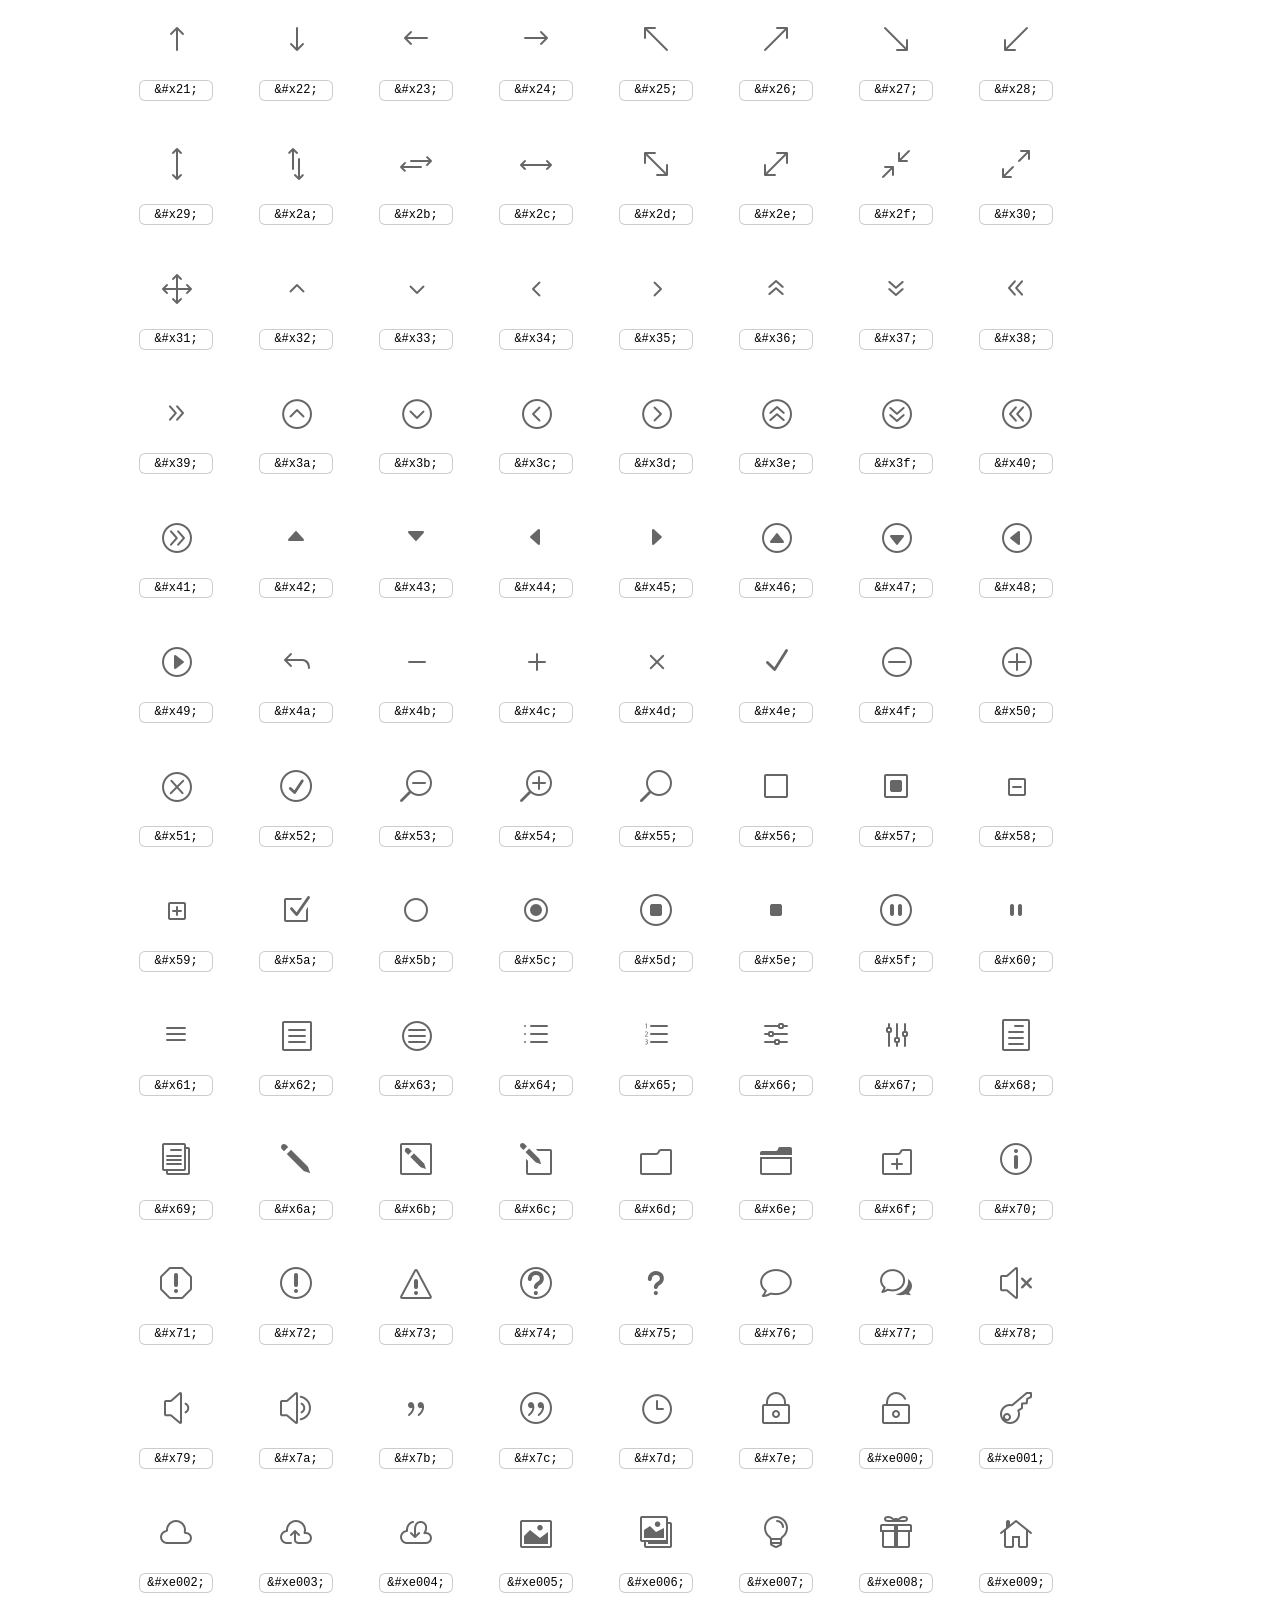
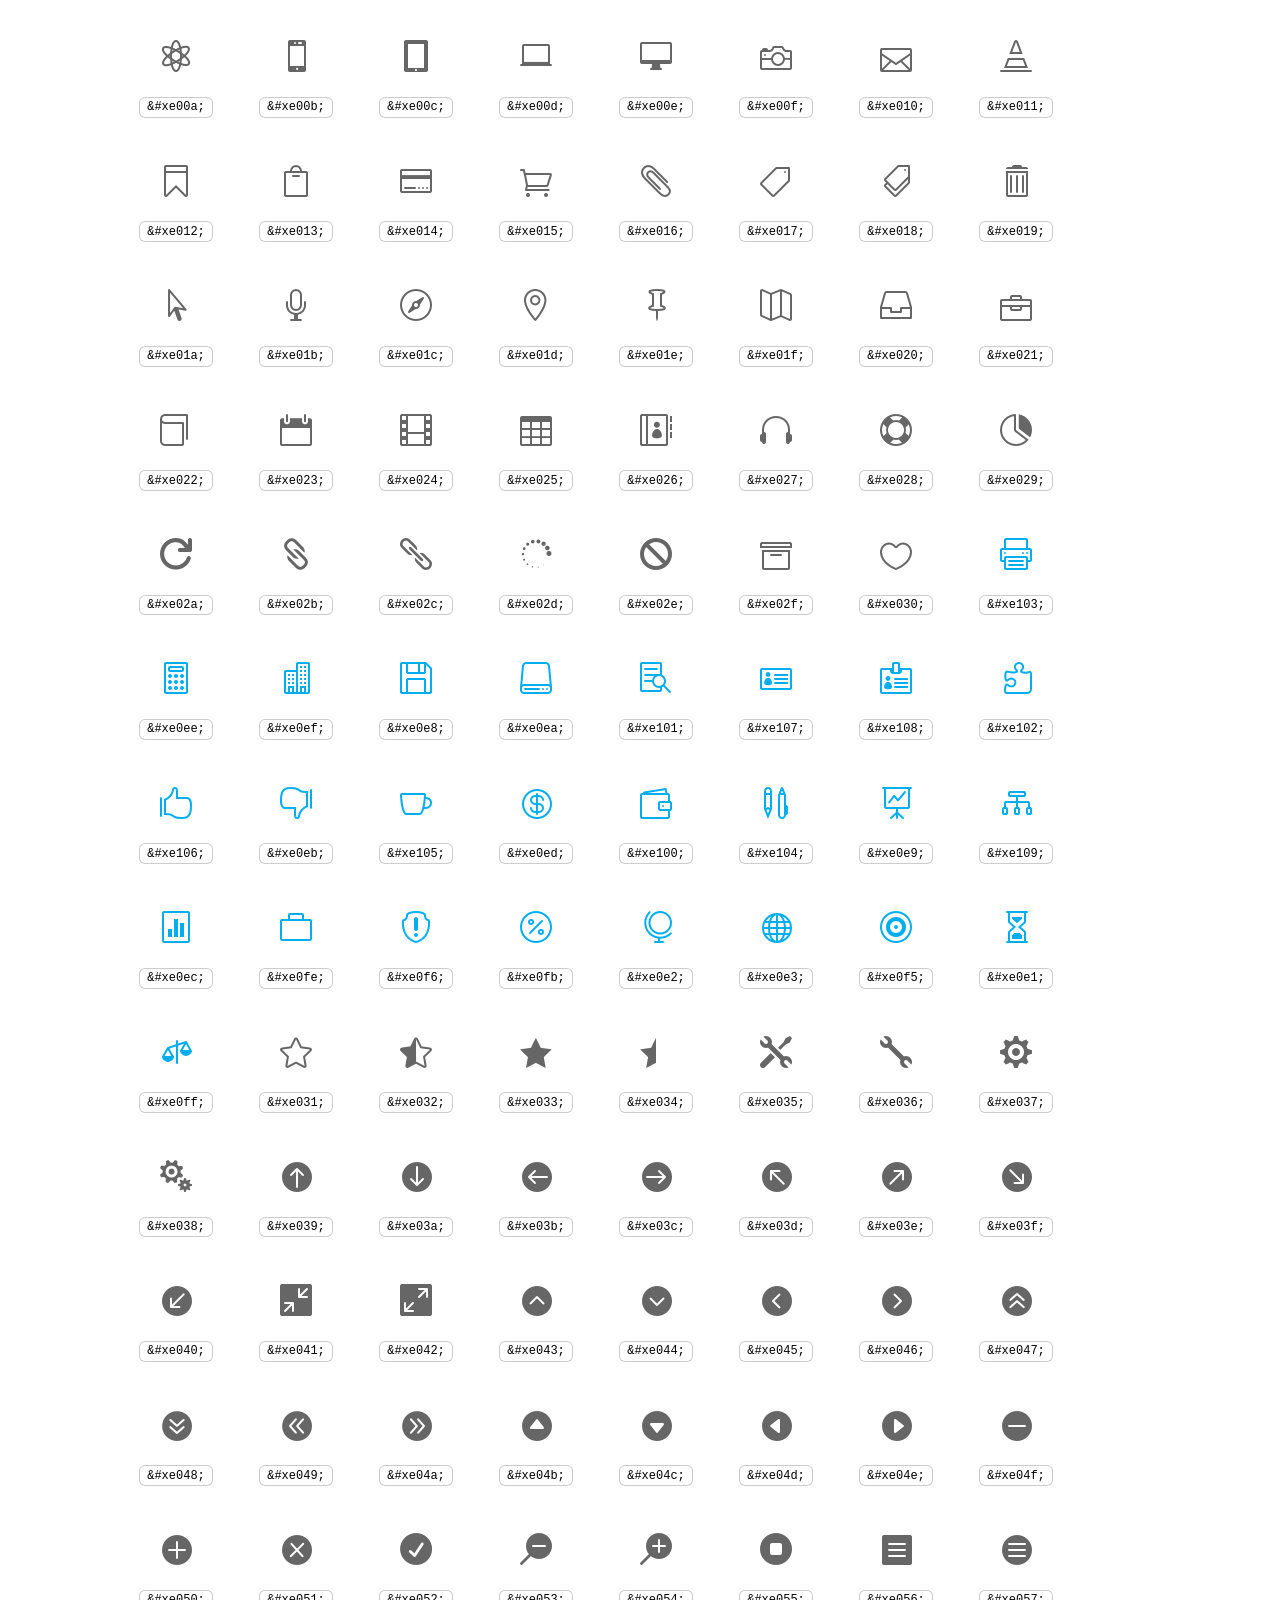
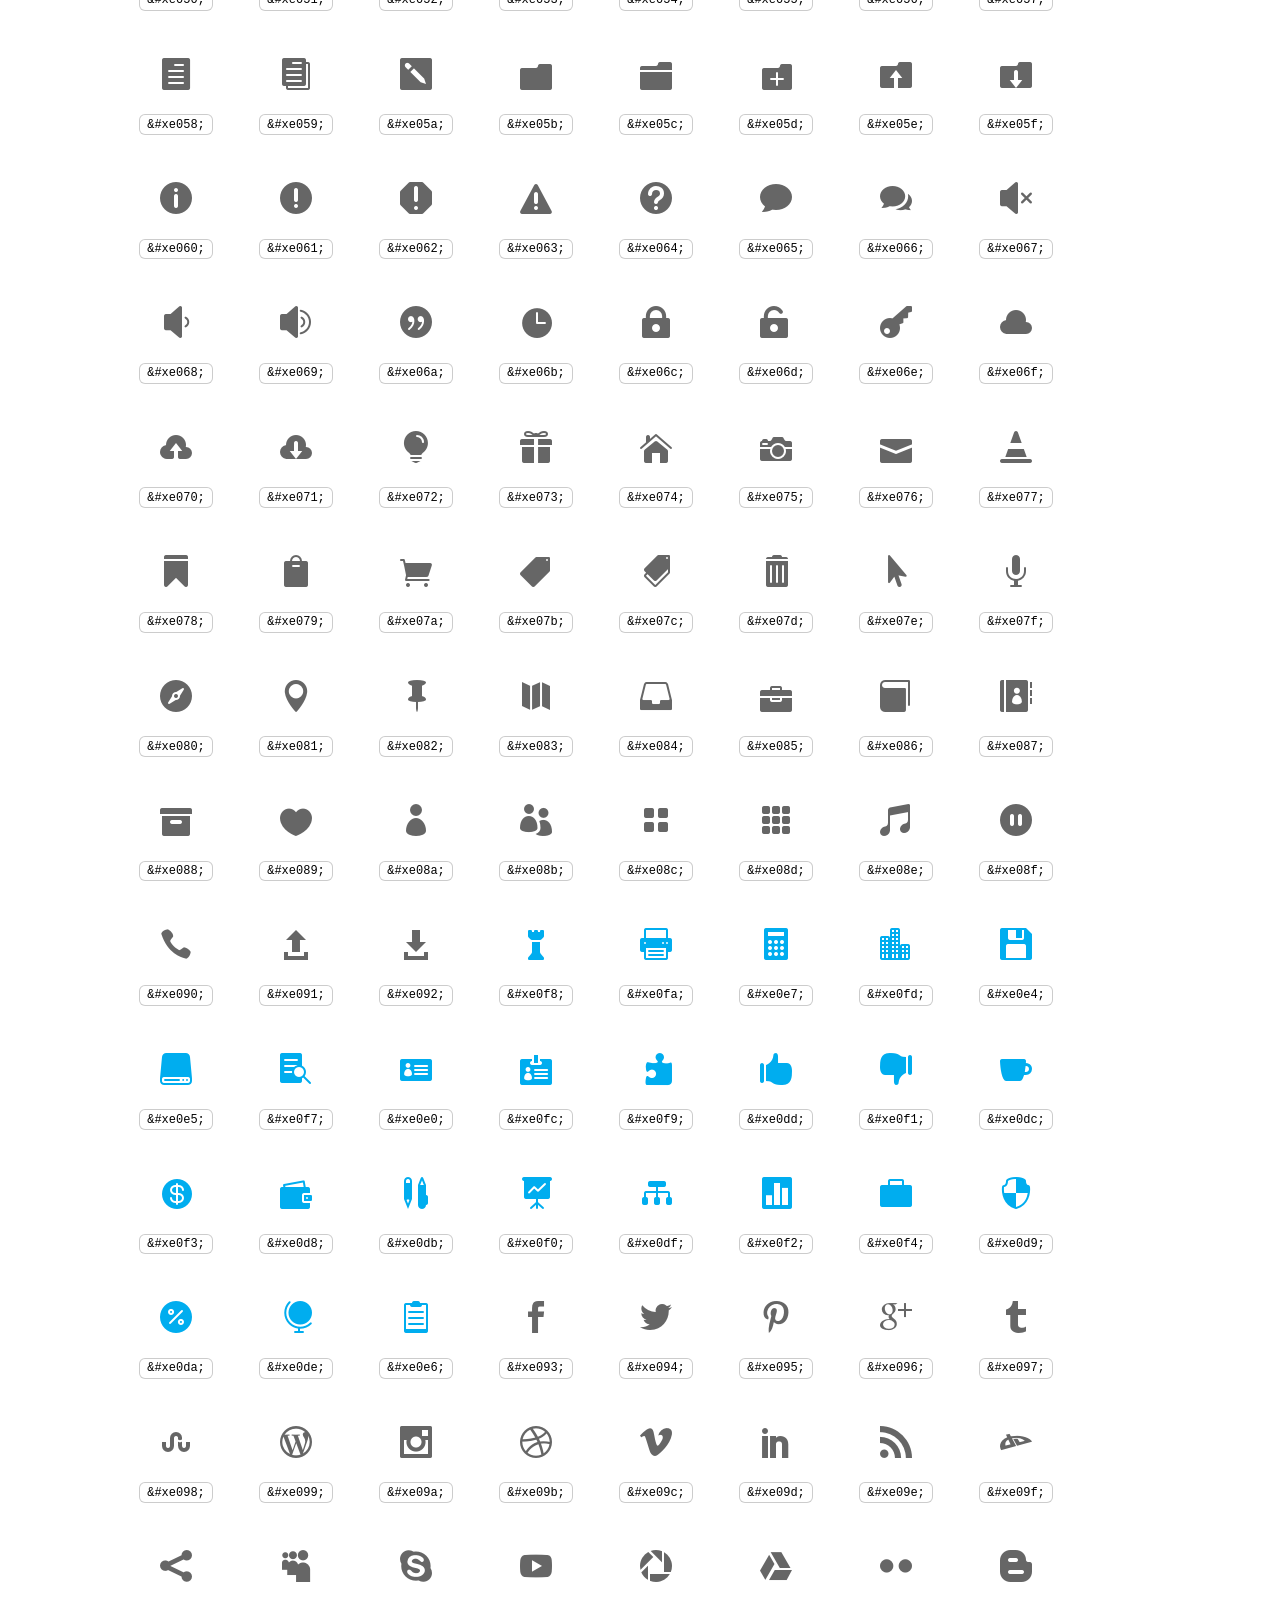
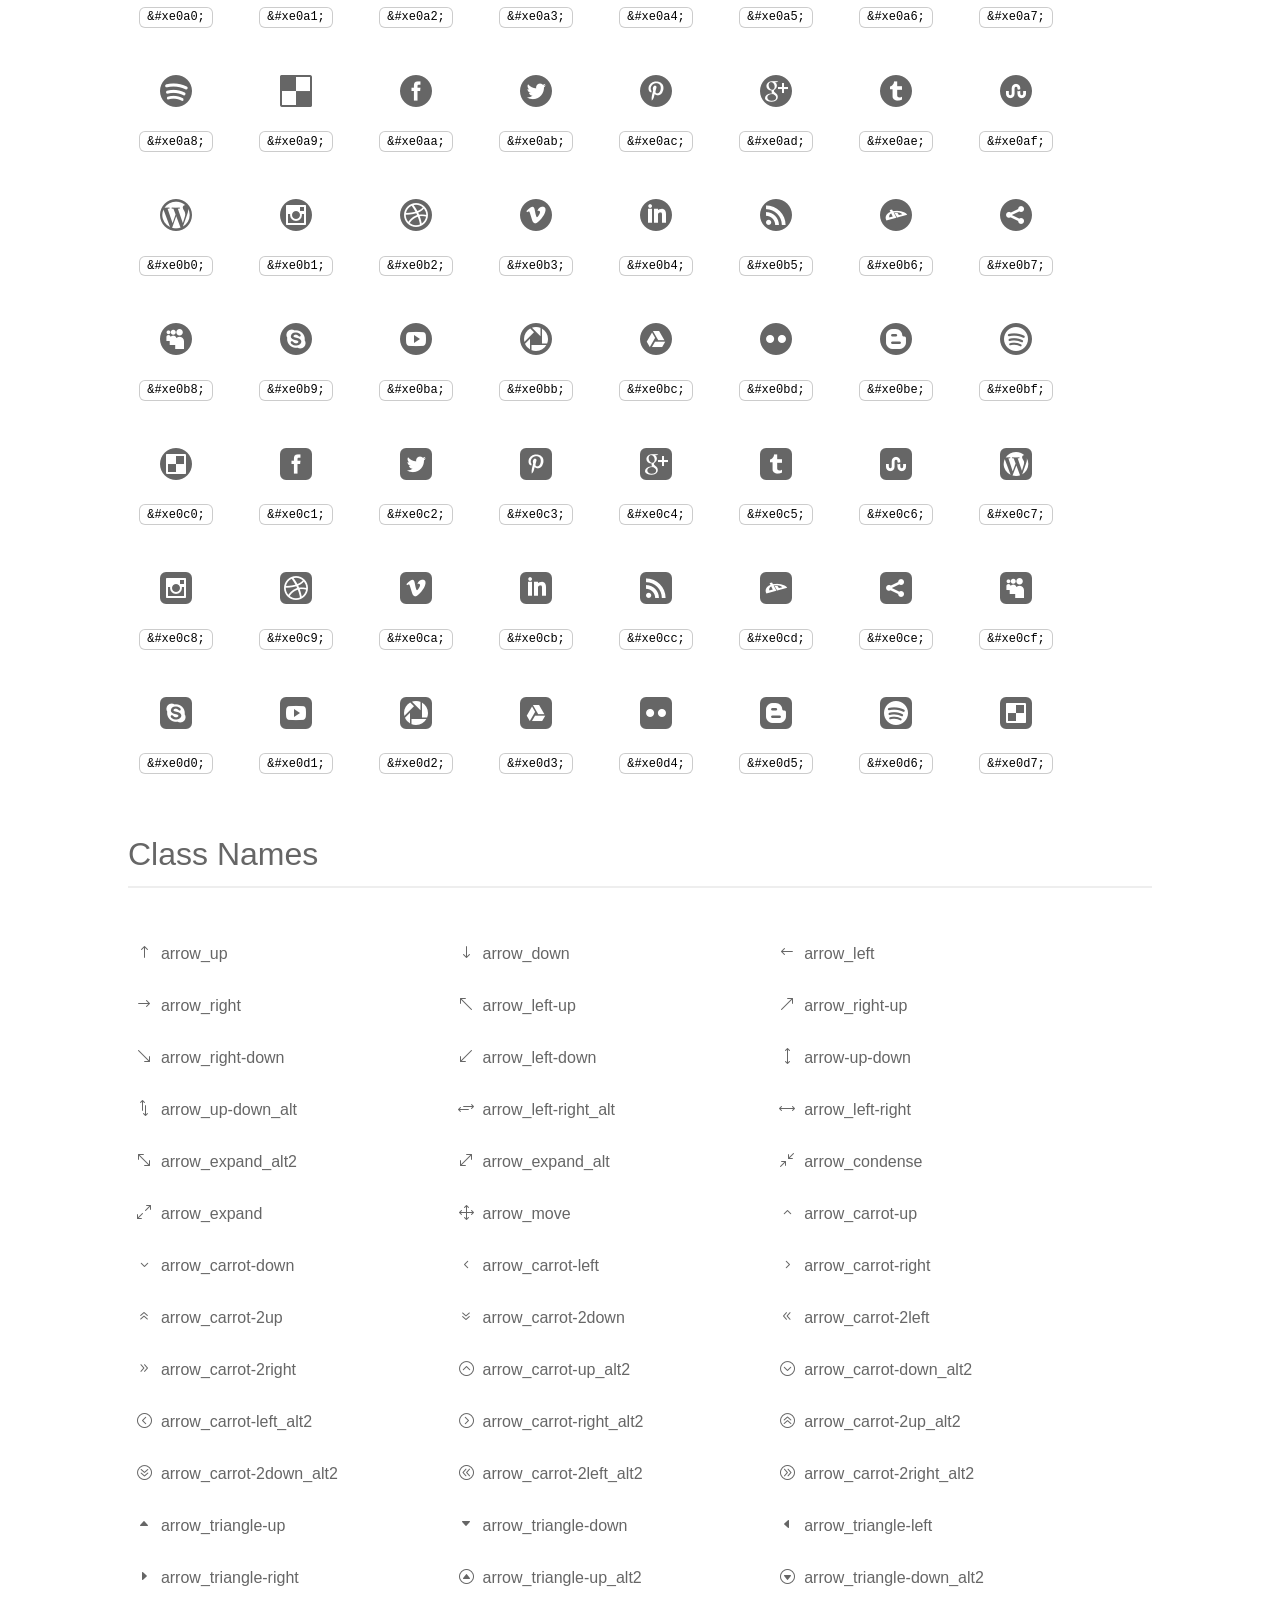
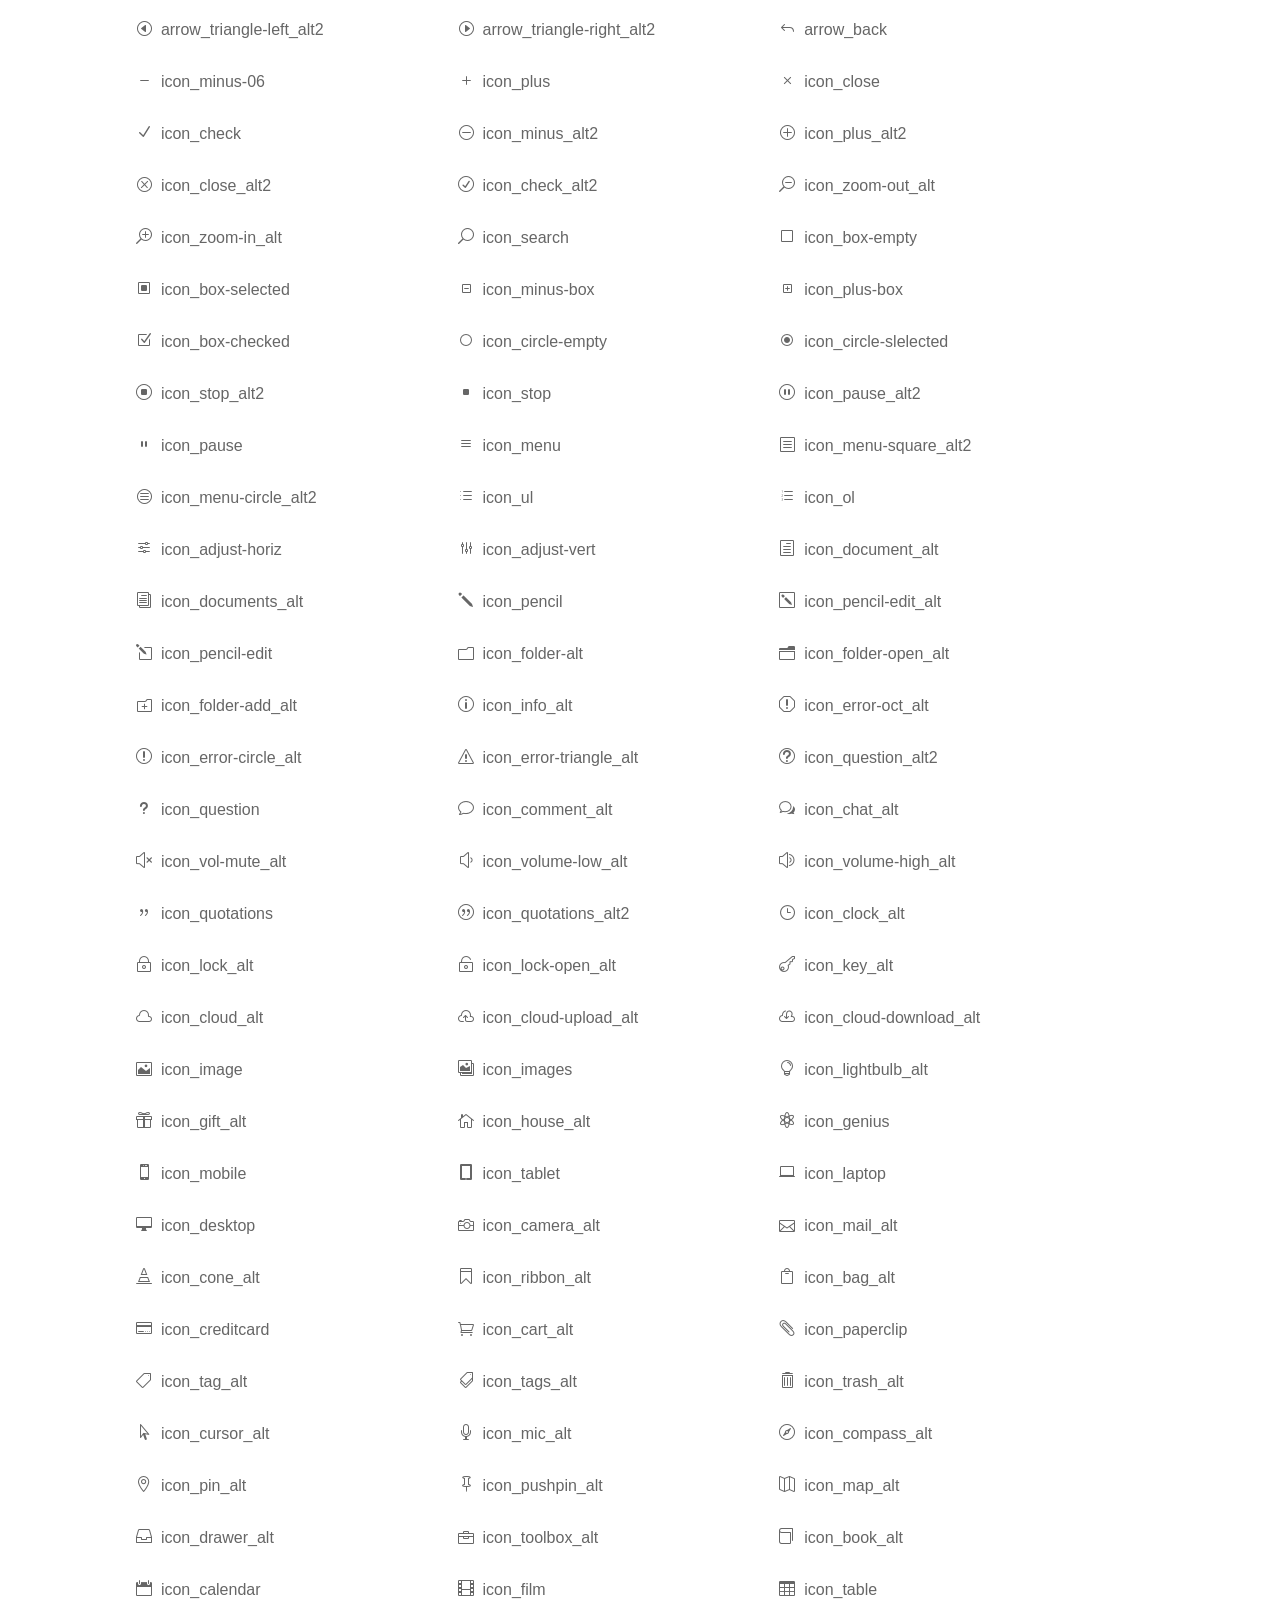
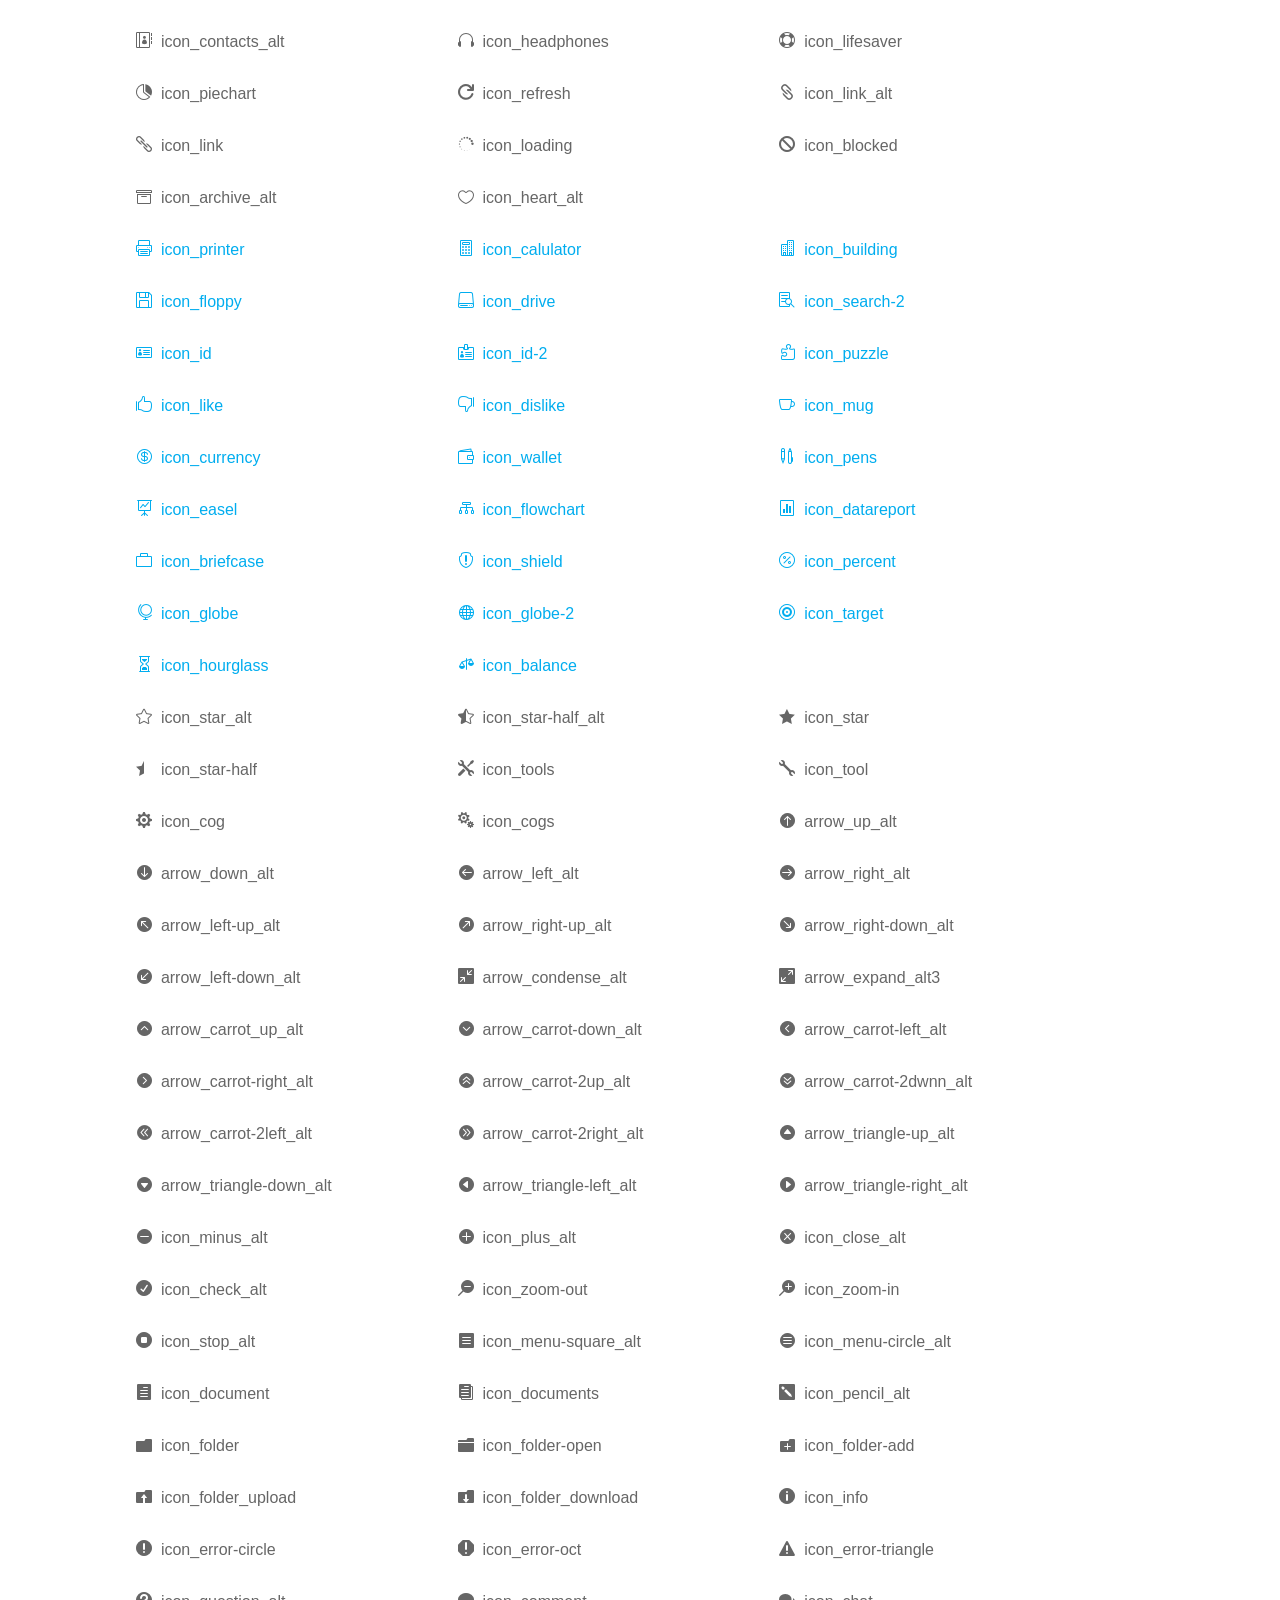
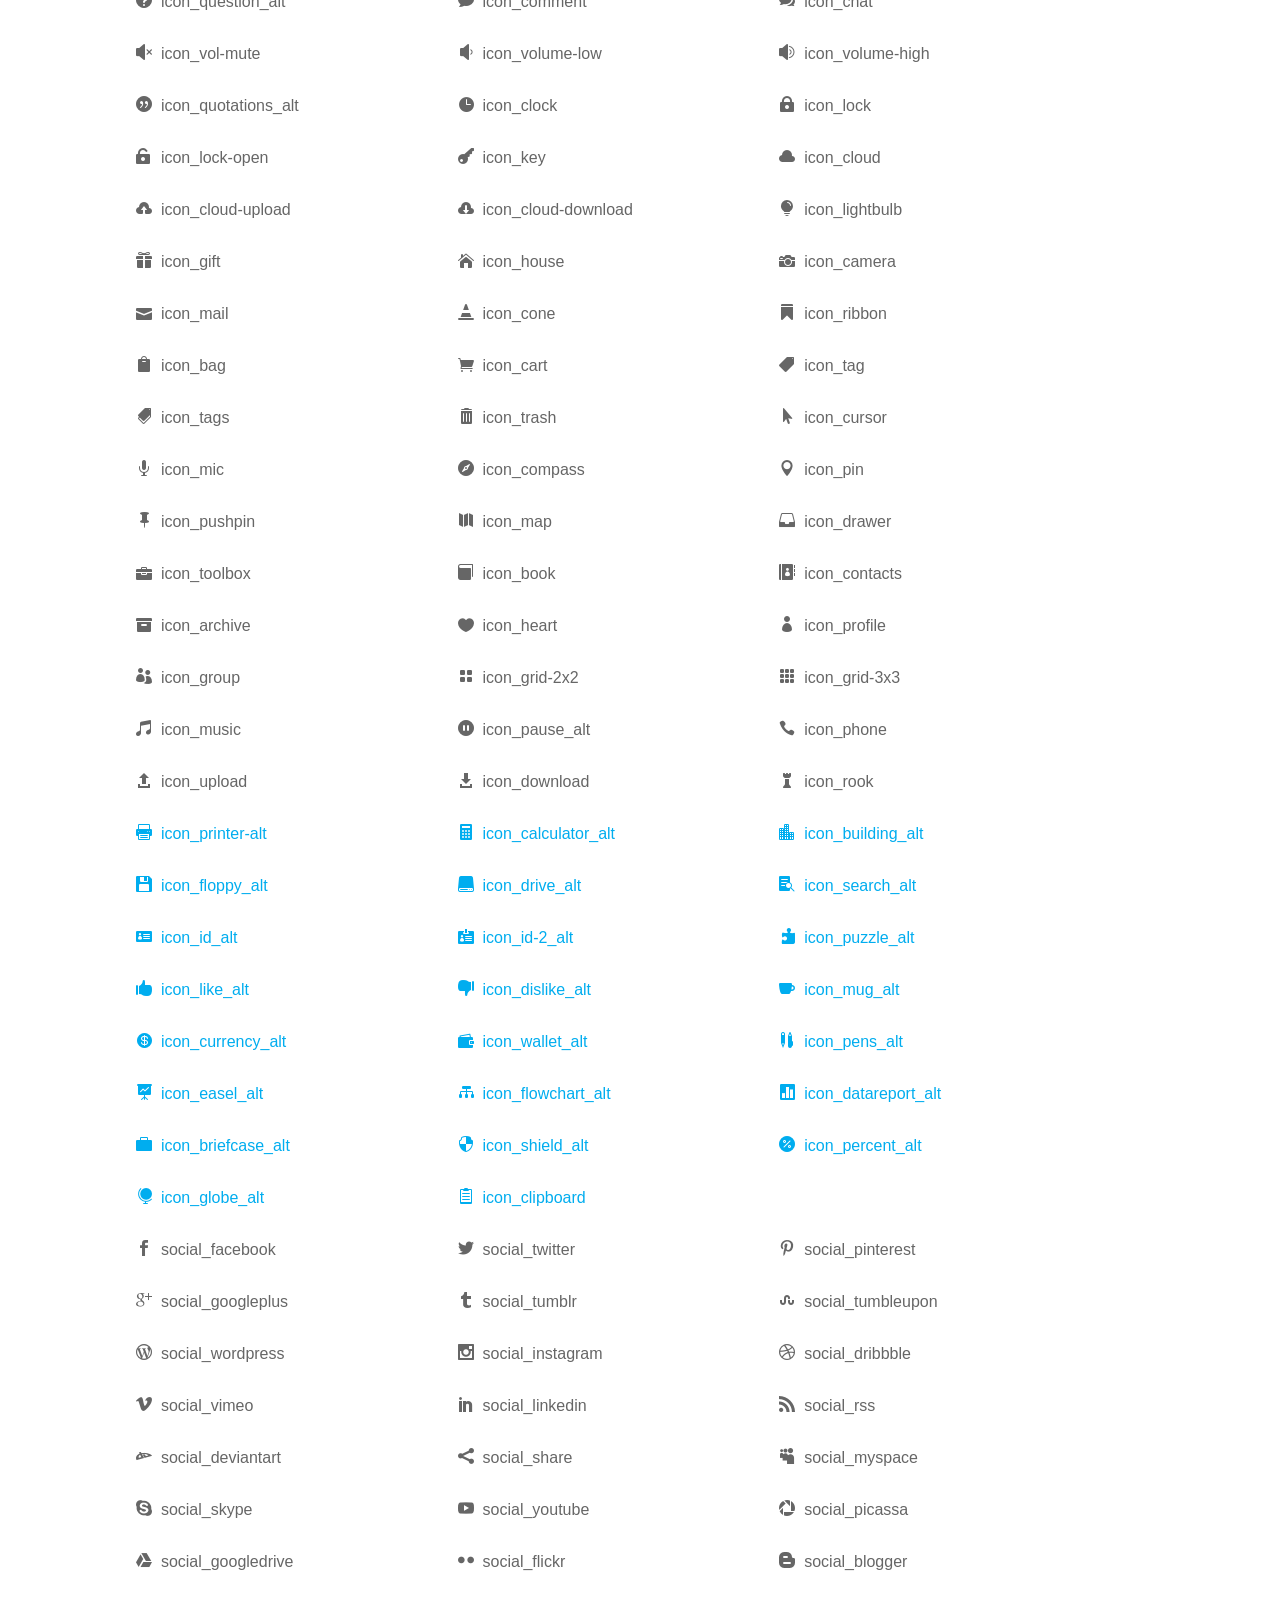
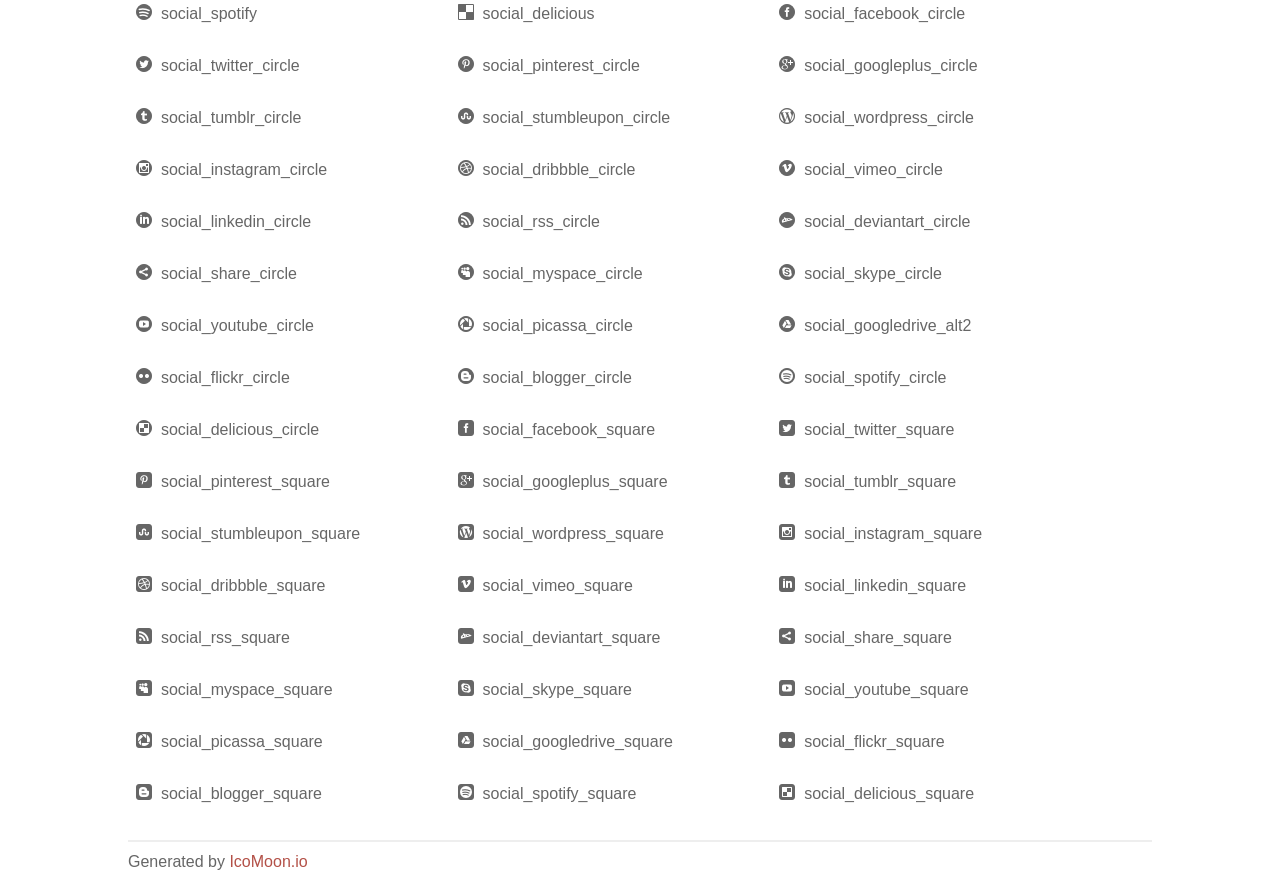
<file: fonts/elegant_font/HTML_CSS/index.html>
<!doctype html>
<html>
<head>
<title>Your Font/Glyphs</title>
<link rel="stylesheet" href="style.css" >
<!--[if lte IE 7]><script src="lte-ie7.js"></script><![endif]-->
<style>
	section, header, footer {display: block;}
	body {
		font-family: sans-serif;
		color: #666;
		line-height: 1.5;
		font-size: 1em;
	}
	* {
		-moz-box-sizing: border-box;
		-webkit-box-sizing: border-box;
		box-sizing: border-box;
		margin: 0;
		padding: 0;
	}
	.glyph {
		float: left;
		text-align: center;
		padding: .75em;
		margin: .4em 1.5em .75em 0;
		width: 6em;
		text-shadow: none;
	}
	
	.glyph input {
		font-family: consolas, monospace;
		font-size: 12px;
		width: 100%;
		text-align: center;
		border: 0;
		box-shadow: 0 0 0 1px #ccc;
		padding: .2em;
                -moz-border-radius: 5px;
                -webkit-border-radius: 5px;
	}
	
	

	.new {
		color:#00adef !important;
	}

	
	.w-main {
		width: 80%;
	}
	.centered {
		margin-left: auto;
		margin-right: auto;
	}
	.fs1 {
		font-size: 2em;
	}
	header {
		margin: 2em 0;
		padding-bottom: .5em;
		color: #666;
		box-shadow: 0 2px #eee;
	}
	header h1 {
		font-size: 2em;
		font-weight: normal;
	}
	.clearfix:before, .clearfix:after { content: ""; display: table; }
	.clearfix:after, .clear { clear: both; }
	footer {
		margin-top: 2em;
		padding: .5em 0;
		box-shadow: 0 -2px #eee;
	}
	a, a:visited {
		color: #B35047;
		text-decoration: none;
	}
	a:hover, a:focus {color: #000;}
	
	.box1 {
		font-size: 16px;
		display: inline-block;
		width: 30%;
		padding: .25em .5em;
		margin: 20px 10px 0 0;
	}
</style>
</head>
<body>
	<div class="w-main centered">
	<section class="mtm clearfix" id="glyphs">
	<div class="glyph">
		<div class="fs1" aria-hidden="true" data-icon="&#x21;"></div>
		<input type="text" readonly value="&amp;#x21;" >
	</div>
	<div class="glyph">
		<div class="fs1" aria-hidden="true" data-icon="&#x22;"></div>
		<input type="text" readonly value="&amp;#x22;" >
	</div>
	<div class="glyph">
		<div class="fs1" aria-hidden="true" data-icon="&#x23;"></div>
		<input type="text" readonly value="&amp;#x23;" >
	</div>
	<div class="glyph">
		<div class="fs1" aria-hidden="true" data-icon="&#x24;"></div>
		<input type="text" readonly value="&amp;#x24;" >
	</div>
	<div class="glyph">
		<div class="fs1" aria-hidden="true" data-icon="&#x25;"></div>
		<input type="text" readonly value="&amp;#x25;" >
	</div>
	<div class="glyph">
		<div class="fs1" aria-hidden="true" data-icon="&#x26;"></div>
		<input type="text" readonly value="&amp;#x26;" >
	</div>
	<div class="glyph">
		<div class="fs1" aria-hidden="true" data-icon="&#x27;"></div>
		<input type="text" readonly value="&amp;#x27;" >
	</div>
	<div class="glyph">
		<div class="fs1" aria-hidden="true" data-icon="&#x28;"></div>
		<input type="text" readonly value="&amp;#x28;" >
	</div>
	<div class="glyph">
		<div class="fs1" aria-hidden="true" data-icon="&#x29;"></div>
		<input type="text" readonly value="&amp;#x29;" >
	</div>
	<div class="glyph">
		<div class="fs1" aria-hidden="true" data-icon="&#x2a;"></div>
		<input type="text" readonly value="&amp;#x2a;" >
	</div>
	<div class="glyph">
		<div class="fs1" aria-hidden="true" data-icon="&#x2b;"></div>
		<input type="text" readonly value="&amp;#x2b;" >
	</div>
	<div class="glyph">
		<div class="fs1" aria-hidden="true" data-icon="&#x2c;"></div>
		<input type="text" readonly value="&amp;#x2c;" >
	</div>
	<div class="glyph">
		<div class="fs1" aria-hidden="true" data-icon="&#x2d;"></div>
		<input type="text" readonly value="&amp;#x2d;" >
	</div>
	<div class="glyph">
		<div class="fs1" aria-hidden="true" data-icon="&#x2e;"></div>
		<input type="text" readonly value="&amp;#x2e;" >
	</div>
	<div class="glyph">
		<div class="fs1" aria-hidden="true" data-icon="&#x2f;"></div>
		<input type="text" readonly value="&amp;#x2f;" >
	</div>
	<div class="glyph">
		<div class="fs1" aria-hidden="true" data-icon="&#x30;"></div>
		<input type="text" readonly value="&amp;#x30;" >
	</div>
	<div class="glyph">
		<div class="fs1" aria-hidden="true" data-icon="&#x31;"></div>
		<input type="text" readonly value="&amp;#x31;" >
	</div>
	<div class="glyph">
		<div class="fs1" aria-hidden="true" data-icon="&#x32;"></div>
		<input type="text" readonly value="&amp;#x32;" >
	</div>
	<div class="glyph">
		<div class="fs1" aria-hidden="true" data-icon="&#x33;"></div>
		<input type="text" readonly value="&amp;#x33;" >
	</div>
	<div class="glyph">
		<div class="fs1" aria-hidden="true" data-icon="&#x34;"></div>
		<input type="text" readonly value="&amp;#x34;" >
	</div>
	<div class="glyph">
		<div class="fs1" aria-hidden="true" data-icon="&#x35;"></div>
		<input type="text" readonly value="&amp;#x35;" >
	</div>
	<div class="glyph">
		<div class="fs1" aria-hidden="true" data-icon="&#x36;"></div>
		<input type="text" readonly value="&amp;#x36;" >
	</div>
	<div class="glyph">
		<div class="fs1" aria-hidden="true" data-icon="&#x37;"></div>
		<input type="text" readonly value="&amp;#x37;" >
	</div>
	<div class="glyph">
		<div class="fs1" aria-hidden="true" data-icon="&#x38;"></div>
		<input type="text" readonly value="&amp;#x38;" >
	</div>
	<div class="glyph">
		<div class="fs1" aria-hidden="true" data-icon="&#x39;"></div>
		<input type="text" readonly value="&amp;#x39;" >
	</div>
	<div class="glyph">
		<div class="fs1" aria-hidden="true" data-icon="&#x3a;"></div>
		<input type="text" readonly value="&amp;#x3a;" >
	</div>
	<div class="glyph">
		<div class="fs1" aria-hidden="true" data-icon="&#x3b;"></div>
		<input type="text" readonly value="&amp;#x3b;" >
	</div>
	<div class="glyph">
		<div class="fs1" aria-hidden="true" data-icon="&#x3c;"></div>
		<input type="text" readonly value="&amp;#x3c;" >
	</div>
	<div class="glyph">
		<div class="fs1" aria-hidden="true" data-icon="&#x3d;"></div>
		<input type="text" readonly value="&amp;#x3d;" >
	</div>
	<div class="glyph">
		<div class="fs1" aria-hidden="true" data-icon="&#x3e;"></div>
		<input type="text" readonly value="&amp;#x3e;" >
	</div>
	<div class="glyph">
		<div class="fs1" aria-hidden="true" data-icon="&#x3f;"></div>
		<input type="text" readonly value="&amp;#x3f;" >
	</div>
	<div class="glyph">
		<div class="fs1" aria-hidden="true" data-icon="&#x40;"></div>
		<input type="text" readonly value="&amp;#x40;" >
	</div>
	<div class="glyph">
		<div class="fs1" aria-hidden="true" data-icon="&#x41;"></div>
		<input type="text" readonly value="&amp;#x41;" >
	</div>
	<div class="glyph">
		<div class="fs1" aria-hidden="true" data-icon="&#x42;"></div>
		<input type="text" readonly value="&amp;#x42;" >
	</div>
	<div class="glyph">
		<div class="fs1" aria-hidden="true" data-icon="&#x43;"></div>
		<input type="text" readonly value="&amp;#x43;" >
	</div>
	<div class="glyph">
		<div class="fs1" aria-hidden="true" data-icon="&#x44;"></div>
		<input type="text" readonly value="&amp;#x44;" >
	</div>
	<div class="glyph">
		<div class="fs1" aria-hidden="true" data-icon="&#x45;"></div>
		<input type="text" readonly value="&amp;#x45;" >
	</div>
	<div class="glyph">
		<div class="fs1" aria-hidden="true" data-icon="&#x46;"></div>
		<input type="text" readonly value="&amp;#x46;" >
	</div>
	<div class="glyph">
		<div class="fs1" aria-hidden="true" data-icon="&#x47;"></div>
		<input type="text" readonly value="&amp;#x47;" >
	</div>
	<div class="glyph">
		<div class="fs1" aria-hidden="true" data-icon="&#x48;"></div>
		<input type="text" readonly value="&amp;#x48;" >
	</div>
	<div class="glyph">
		<div class="fs1" aria-hidden="true" data-icon="&#x49;"></div>
		<input type="text" readonly value="&amp;#x49;" >
	</div>
	<div class="glyph">
		<div class="fs1" aria-hidden="true" data-icon="&#x4a;"></div>
		<input type="text" readonly value="&amp;#x4a;" >
	</div>
	<div class="glyph">
		<div class="fs1" aria-hidden="true" data-icon="&#x4b;"></div>
		<input type="text" readonly value="&amp;#x4b;" >
	</div>
	<div class="glyph">
		<div class="fs1" aria-hidden="true" data-icon="&#x4c;"></div>
		<input type="text" readonly value="&amp;#x4c;" >
	</div>
	<div class="glyph">
		<div class="fs1" aria-hidden="true" data-icon="&#x4d;"></div>
		<input type="text" readonly value="&amp;#x4d;" >
	</div>
	<div class="glyph">
		<div class="fs1" aria-hidden="true" data-icon="&#x4e;"></div>
		<input type="text" readonly value="&amp;#x4e;" >
	</div>
	<div class="glyph">
		<div class="fs1" aria-hidden="true" data-icon="&#x4f;"></div>
		<input type="text" readonly value="&amp;#x4f;" >
	</div>
	<div class="glyph">
		<div class="fs1" aria-hidden="true" data-icon="&#x50;"></div>
		<input type="text" readonly value="&amp;#x50;" >
	</div>
	<div class="glyph">
		<div class="fs1" aria-hidden="true" data-icon="&#x51;"></div>
		<input type="text" readonly value="&amp;#x51;" >
	</div>
	<div class="glyph">
		<div class="fs1" aria-hidden="true" data-icon="&#x52;"></div>
		<input type="text" readonly value="&amp;#x52;" >
	</div>
	<div class="glyph">
		<div class="fs1" aria-hidden="true" data-icon="&#x53;"></div>
		<input type="text" readonly value="&amp;#x53;" >
	</div>
	<div class="glyph">
		<div class="fs1" aria-hidden="true" data-icon="&#x54;"></div>
		<input type="text" readonly value="&amp;#x54;" >
	</div>
	<div class="glyph">
		<div class="fs1" aria-hidden="true" data-icon="&#x55;"></div>
		<input type="text" readonly value="&amp;#x55;" >
	</div>
	<div class="glyph">
		<div class="fs1" aria-hidden="true" data-icon="&#x56;"></div>
		<input type="text" readonly value="&amp;#x56;" >
	</div>
	<div class="glyph">
		<div class="fs1" aria-hidden="true" data-icon="&#x57;"></div>
		<input type="text" readonly value="&amp;#x57;" >
	</div>
	<div class="glyph">
		<div class="fs1" aria-hidden="true" data-icon="&#x58;"></div>
		<input type="text" readonly value="&amp;#x58;" >
	</div>
	<div class="glyph">
		<div class="fs1" aria-hidden="true" data-icon="&#x59;"></div>
		<input type="text" readonly value="&amp;#x59;" >
	</div>
	<div class="glyph">
		<div class="fs1" aria-hidden="true" data-icon="&#x5a;"></div>
		<input type="text" readonly value="&amp;#x5a;" >
	</div>
	<div class="glyph">
		<div class="fs1" aria-hidden="true" data-icon="&#x5b;"></div>
		<input type="text" readonly value="&amp;#x5b;" >
	</div>
	<div class="glyph">
		<div class="fs1" aria-hidden="true" data-icon="&#x5c;"></div>
		<input type="text" readonly value="&amp;#x5c;" >
	</div>
	<div class="glyph">
		<div class="fs1" aria-hidden="true" data-icon="&#x5d;"></div>
		<input type="text" readonly value="&amp;#x5d;" >
	</div>
	<div class="glyph">
		<div class="fs1" aria-hidden="true" data-icon="&#x5e;"></div>
		<input type="text" readonly value="&amp;#x5e;" >
	</div>
	<div class="glyph">
		<div class="fs1" aria-hidden="true" data-icon="&#x5f;"></div>
		<input type="text" readonly value="&amp;#x5f;" >
	</div>
	<div class="glyph">
		<div class="fs1" aria-hidden="true" data-icon="&#x60;"></div>
		<input type="text" readonly value="&amp;#x60;" >
	</div>
	<div class="glyph">
		<div class="fs1" aria-hidden="true" data-icon="&#x61;"></div>
		<input type="text" readonly value="&amp;#x61;" >
	</div>
	<div class="glyph">
		<div class="fs1" aria-hidden="true" data-icon="&#x62;"></div>
		<input type="text" readonly value="&amp;#x62;" >
	</div>
	<div class="glyph">
		<div class="fs1" aria-hidden="true" data-icon="&#x63;"></div>
		<input type="text" readonly value="&amp;#x63;" >
	</div>
	<div class="glyph">
		<div class="fs1" aria-hidden="true" data-icon="&#x64;"></div>
		<input type="text" readonly value="&amp;#x64;" >
	</div>
	<div class="glyph">
		<div class="fs1" aria-hidden="true" data-icon="&#x65;"></div>
		<input type="text" readonly value="&amp;#x65;" >
	</div>
	<div class="glyph">
		<div class="fs1" aria-hidden="true" data-icon="&#x66;"></div>
		<input type="text" readonly value="&amp;#x66;" >
	</div>
	<div class="glyph">
		<div class="fs1" aria-hidden="true" data-icon="&#x67;"></div>
		<input type="text" readonly value="&amp;#x67;" >
	</div>
	<div class="glyph">
		<div class="fs1" aria-hidden="true" data-icon="&#x68;"></div>
		<input type="text" readonly value="&amp;#x68;" >
	</div>
	<div class="glyph">
		<div class="fs1" aria-hidden="true" data-icon="&#x69;"></div>
		<input type="text" readonly value="&amp;#x69;" >
	</div>
	<div class="glyph">
		<div class="fs1" aria-hidden="true" data-icon="&#x6a;"></div>
		<input type="text" readonly value="&amp;#x6a;" >
	</div>
	<div class="glyph">
		<div class="fs1" aria-hidden="true" data-icon="&#x6b;"></div>
		<input type="text" readonly value="&amp;#x6b;" >
	</div>
	<div class="glyph">
		<div class="fs1" aria-hidden="true" data-icon="&#x6c;"></div>
		<input type="text" readonly value="&amp;#x6c;" >
	</div>
	<div class="glyph">
		<div class="fs1" aria-hidden="true" data-icon="&#x6d;"></div>
		<input type="text" readonly value="&amp;#x6d;" >
	</div>
	<div class="glyph">
		<div class="fs1" aria-hidden="true" data-icon="&#x6e;"></div>
		<input type="text" readonly value="&amp;#x6e;" >
	</div>
	<div class="glyph">
		<div class="fs1" aria-hidden="true" data-icon="&#x6f;"></div>
		<input type="text" readonly value="&amp;#x6f;" >
	</div>
	<div class="glyph">
		<div class="fs1" aria-hidden="true" data-icon="&#x70;"></div>
		<input type="text" readonly value="&amp;#x70;" >
	</div>
	<div class="glyph">
		<div class="fs1" aria-hidden="true" data-icon="&#x71;"></div>
		<input type="text" readonly value="&amp;#x71;" >
	</div>
	<div class="glyph">
		<div class="fs1" aria-hidden="true" data-icon="&#x72;"></div>
		<input type="text" readonly value="&amp;#x72;" >
	</div>
	<div class="glyph">
		<div class="fs1" aria-hidden="true" data-icon="&#x73;"></div>
		<input type="text" readonly value="&amp;#x73;" >
	</div>
	<div class="glyph">
		<div class="fs1" aria-hidden="true" data-icon="&#x74;"></div>
		<input type="text" readonly value="&amp;#x74;" >
	</div>
	<div class="glyph">
		<div class="fs1" aria-hidden="true" data-icon="&#x75;"></div>
		<input type="text" readonly value="&amp;#x75;" >
	</div>
	<div class="glyph">
		<div class="fs1" aria-hidden="true" data-icon="&#x76;"></div>
		<input type="text" readonly value="&amp;#x76;" >
	</div>
	<div class="glyph">
		<div class="fs1" aria-hidden="true" data-icon="&#x77;"></div>
		<input type="text" readonly value="&amp;#x77;" >
	</div>
	<div class="glyph">
		<div class="fs1" aria-hidden="true" data-icon="&#x78;"></div>
		<input type="text" readonly value="&amp;#x78;" >
	</div>
	<div class="glyph">
		<div class="fs1" aria-hidden="true" data-icon="&#x79;"></div>
		<input type="text" readonly value="&amp;#x79;" >
	</div>
	<div class="glyph">
		<div class="fs1" aria-hidden="true" data-icon="&#x7a;"></div>
		<input type="text" readonly value="&amp;#x7a;" >
	</div>
	<div class="glyph">
		<div class="fs1" aria-hidden="true" data-icon="&#x7b;"></div>
		<input type="text" readonly value="&amp;#x7b;" >
	</div>
	<div class="glyph">
		<div class="fs1" aria-hidden="true" data-icon="&#x7c;"></div>
		<input type="text" readonly value="&amp;#x7c;" >
	</div>
	<div class="glyph">
		<div class="fs1" aria-hidden="true" data-icon="&#x7d;"></div>
		<input type="text" readonly value="&amp;#x7d;" >
	</div>
	<div class="glyph">
		<div class="fs1" aria-hidden="true" data-icon="&#x7e;"></div>
		<input type="text" readonly value="&amp;#x7e;" >
	</div>
	<div class="glyph">
		<div class="fs1" aria-hidden="true" data-icon="&#xe000;"></div>
		<input type="text" readonly value="&amp;#xe000;" >
	</div>
	<div class="glyph">
		<div class="fs1" aria-hidden="true" data-icon="&#xe001;"></div>
		<input type="text" readonly value="&amp;#xe001;" >
	</div>
	<div class="glyph">
		<div class="fs1" aria-hidden="true" data-icon="&#xe002;"></div>
		<input type="text" readonly value="&amp;#xe002;" >
	</div>
	<div class="glyph">
		<div class="fs1" aria-hidden="true" data-icon="&#xe003;"></div>
		<input type="text" readonly value="&amp;#xe003;" >
	</div>
	<div class="glyph">
		<div class="fs1" aria-hidden="true" data-icon="&#xe004;"></div>
		<input type="text" readonly value="&amp;#xe004;" >
	</div>
	<div class="glyph">
		<div class="fs1" aria-hidden="true" data-icon="&#xe005;"></div>
		<input type="text" readonly value="&amp;#xe005;" >
	</div>
	<div class="glyph">
		<div class="fs1" aria-hidden="true" data-icon="&#xe006;"></div>
		<input type="text" readonly value="&amp;#xe006;" >
	</div>
	<div class="glyph">
		<div class="fs1" aria-hidden="true" data-icon="&#xe007;"></div>
		<input type="text" readonly value="&amp;#xe007;" >
	</div>
	<div class="glyph">
		<div class="fs1" aria-hidden="true" data-icon="&#xe008;"></div>
		<input type="text" readonly value="&amp;#xe008;" >
	</div>
	<div class="glyph">
		<div class="fs1" aria-hidden="true" data-icon="&#xe009;"></div>
		<input type="text" readonly value="&amp;#xe009;" >
	</div>
	<div class="glyph">
		<div class="fs1" aria-hidden="true" data-icon="&#xe00a;"></div>
		<input type="text" readonly value="&amp;#xe00a;" >
	</div>
	<div class="glyph">
		<div class="fs1" aria-hidden="true" data-icon="&#xe00b;"></div>
		<input type="text" readonly value="&amp;#xe00b;" >
	</div>
	<div class="glyph">
		<div class="fs1" aria-hidden="true" data-icon="&#xe00c;"></div>
		<input type="text" readonly value="&amp;#xe00c;" >
	</div>
	<div class="glyph">
		<div class="fs1" aria-hidden="true" data-icon="&#xe00d;"></div>
		<input type="text" readonly value="&amp;#xe00d;" >
	</div>
	<div class="glyph">
		<div class="fs1" aria-hidden="true" data-icon="&#xe00e;"></div>
		<input type="text" readonly value="&amp;#xe00e;" >
	</div>
	<div class="glyph">
		<div class="fs1" aria-hidden="true" data-icon="&#xe00f;"></div>
		<input type="text" readonly value="&amp;#xe00f;" >
	</div>
	<div class="glyph">
		<div class="fs1" aria-hidden="true" data-icon="&#xe010;"></div>
		<input type="text" readonly value="&amp;#xe010;" >
	</div>
	<div class="glyph">
		<div class="fs1" aria-hidden="true" data-icon="&#xe011;"></div>
		<input type="text" readonly value="&amp;#xe011;" >
	</div>
	<div class="glyph">
		<div class="fs1" aria-hidden="true" data-icon="&#xe012;"></div>
		<input type="text" readonly value="&amp;#xe012;" >
	</div>
	<div class="glyph">
		<div class="fs1" aria-hidden="true" data-icon="&#xe013;"></div>
		<input type="text" readonly value="&amp;#xe013;" >
	</div>
	<div class="glyph">
		<div class="fs1" aria-hidden="true" data-icon="&#xe014;"></div>
		<input type="text" readonly value="&amp;#xe014;" >
	</div>
	<div class="glyph">
		<div class="fs1" aria-hidden="true" data-icon="&#xe015;"></div>
		<input type="text" readonly value="&amp;#xe015;" >
	</div>
	<div class="glyph">
		<div class="fs1" aria-hidden="true" data-icon="&#xe016;"></div>
		<input type="text" readonly value="&amp;#xe016;" >
	</div>
	<div class="glyph">
		<div class="fs1" aria-hidden="true" data-icon="&#xe017;"></div>
		<input type="text" readonly value="&amp;#xe017;" >
	</div>
	<div class="glyph">
		<div class="fs1" aria-hidden="true" data-icon="&#xe018;"></div>
		<input type="text" readonly value="&amp;#xe018;" >
	</div>
	<div class="glyph">
		<div class="fs1" aria-hidden="true" data-icon="&#xe019;"></div>
		<input type="text" readonly value="&amp;#xe019;" >
	</div>
	<div class="glyph">
		<div class="fs1" aria-hidden="true" data-icon="&#xe01a;"></div>
		<input type="text" readonly value="&amp;#xe01a;" >
	</div>
	<div class="glyph">
		<div class="fs1" aria-hidden="true" data-icon="&#xe01b;"></div>
		<input type="text" readonly value="&amp;#xe01b;" >
	</div>
	<div class="glyph">
		<div class="fs1" aria-hidden="true" data-icon="&#xe01c;"></div>
		<input type="text" readonly value="&amp;#xe01c;" >
	</div>
	<div class="glyph">
		<div class="fs1" aria-hidden="true" data-icon="&#xe01d;"></div>
		<input type="text" readonly value="&amp;#xe01d;" >
	</div>
	<div class="glyph">
		<div class="fs1" aria-hidden="true" data-icon="&#xe01e;"></div>
		<input type="text" readonly value="&amp;#xe01e;" >
	</div>
	<div class="glyph">
		<div class="fs1" aria-hidden="true" data-icon="&#xe01f;"></div>
		<input type="text" readonly value="&amp;#xe01f;" >
	</div>
	<div class="glyph">
		<div class="fs1" aria-hidden="true" data-icon="&#xe020;"></div>
		<input type="text" readonly value="&amp;#xe020;" >
	</div>
	<div class="glyph">
		<div class="fs1" aria-hidden="true" data-icon="&#xe021;"></div>
		<input type="text" readonly value="&amp;#xe021;" >
	</div>
	<div class="glyph">
		<div class="fs1" aria-hidden="true" data-icon="&#xe022;"></div>
		<input type="text" readonly value="&amp;#xe022;" >
	</div>
	<div class="glyph">
		<div class="fs1" aria-hidden="true" data-icon="&#xe023;"></div>
		<input type="text" readonly value="&amp;#xe023;" >
	</div>
	<div class="glyph">
		<div class="fs1" aria-hidden="true" data-icon="&#xe024;"></div>
		<input type="text" readonly value="&amp;#xe024;" >
	</div>
	<div class="glyph">
		<div class="fs1" aria-hidden="true" data-icon="&#xe025;"></div>
		<input type="text" readonly value="&amp;#xe025;" >
	</div>
	<div class="glyph">
		<div class="fs1" aria-hidden="true" data-icon="&#xe026;"></div>
		<input type="text" readonly value="&amp;#xe026;" >
	</div>
	<div class="glyph">
		<div class="fs1" aria-hidden="true" data-icon="&#xe027;"></div>
		<input type="text" readonly value="&amp;#xe027;" >
	</div>
	<div class="glyph">
		<div class="fs1" aria-hidden="true" data-icon="&#xe028;"></div>
		<input type="text" readonly value="&amp;#xe028;" >
	</div>
	<div class="glyph">
		<div class="fs1" aria-hidden="true" data-icon="&#xe029;"></div>
		<input type="text" readonly value="&amp;#xe029;" >
	</div>
	<div class="glyph">
		<div class="fs1" aria-hidden="true" data-icon="&#xe02a;"></div>
		<input type="text" readonly value="&amp;#xe02a;" >
	</div>
	<div class="glyph">
		<div class="fs1" aria-hidden="true" data-icon="&#xe02b;"></div>
		<input type="text" readonly value="&amp;#xe02b;" >
	</div>
	<div class="glyph">
		<div class="fs1" aria-hidden="true" data-icon="&#xe02c;"></div>
		<input type="text" readonly value="&amp;#xe02c;" >
	</div>
	<div class="glyph">
		<div class="fs1" aria-hidden="true" data-icon="&#xe02d;"></div>
		<input type="text" readonly value="&amp;#xe02d;" >
	</div>
	<div class="glyph">
		<div class="fs1" aria-hidden="true" data-icon="&#xe02e;"></div>
		<input type="text" readonly value="&amp;#xe02e;" >
	</div>
	<div class="glyph">
		<div class="fs1" aria-hidden="true" data-icon="&#xe02f;"></div>
		<input type="text" readonly value="&amp;#xe02f;" >
	</div>
	<div class="glyph">
		<div class="fs1" aria-hidden="true" data-icon="&#xe030;"></div>
		<input type="text" readonly value="&amp;#xe030;" >
	</div>
    
    <div class="new">
    
    <div class="glyph">
		<div class="fs1" aria-hidden="true" data-icon="&#xe103;"></div>
		<input type="text" readonly value="&amp;#xe103;" >
	</div>
	<div class="glyph">
		<div class="fs1" aria-hidden="true" data-icon="&#xe0ee;"></div>
		<input type="text" readonly value="&amp;#xe0ee;" >
	</div>
	<div class="glyph">
		<div class="fs1" aria-hidden="true" data-icon="&#xe0ef;"></div>
		<input type="text" readonly value="&amp;#xe0ef;" >
	</div>
	<div class="glyph">
		<div class="fs1" aria-hidden="true" data-icon="&#xe0e8;"></div>
		<input type="text" readonly value="&amp;#xe0e8;" >
	</div>
	<div class="glyph">
		<div class="fs1" aria-hidden="true" data-icon="&#xe0ea;"></div>
		<input type="text" readonly value="&amp;#xe0ea;" >
	</div>
	<div class="glyph">
		<div class="fs1" aria-hidden="true" data-icon="&#xe101;"></div>
		<input type="text" readonly value="&amp;#xe101;" >
	</div>
	<div class="glyph">
		<div class="fs1" aria-hidden="true" data-icon="&#xe107;"></div>
		<input type="text" readonly value="&amp;#xe107;" >
	</div>
	<div class="glyph">
		<div class="fs1" aria-hidden="true" data-icon="&#xe108;"></div>
		<input type="text" readonly value="&amp;#xe108;" >
	</div>
	<div class="glyph">
		<div class="fs1" aria-hidden="true" data-icon="&#xe102;"></div>
		<input type="text" readonly value="&amp;#xe102;" >
	</div>
	<div class="glyph">
		<div class="fs1" aria-hidden="true" data-icon="&#xe106;"></div>
		<input type="text" readonly value="&amp;#xe106;" >
	</div>
	<div class="glyph">
		<div class="fs1" aria-hidden="true" data-icon="&#xe0eb;"></div>
		<input type="text" readonly value="&amp;#xe0eb;" >
	</div>
	<div class="glyph">
		<div class="fs1" aria-hidden="true" data-icon="&#xe105;"></div>
		<input type="text" readonly value="&amp;#xe105;" >
	</div>
	<div class="glyph">
		<div class="fs1" aria-hidden="true" data-icon="&#xe0ed;"></div>
		<input type="text" readonly value="&amp;#xe0ed;" >
	</div>
	<div class="glyph">
		<div class="fs1" aria-hidden="true" data-icon="&#xe100;"></div>
		<input type="text" readonly value="&amp;#xe100;" >
	</div>
	<div class="glyph">
		<div class="fs1" aria-hidden="true" data-icon="&#xe104;"></div>
		<input type="text" readonly value="&amp;#xe104;" >
	</div>
	<div class="glyph">
		<div class="fs1" aria-hidden="true" data-icon="&#xe0e9;"></div>
		<input type="text" readonly value="&amp;#xe0e9;" >
	</div>
	<div class="glyph">
		<div class="fs1" aria-hidden="true" data-icon="&#xe109;"></div>
		<input type="text" readonly value="&amp;#xe109;" >
	</div>
	<div class="glyph">
		<div class="fs1" aria-hidden="true" data-icon="&#xe0ec;"></div>
		<input type="text" readonly value="&amp;#xe0ec;" >
	</div>
	<div class="glyph">
		<div class="fs1" aria-hidden="true" data-icon="&#xe0fe;"></div>
		<input type="text" readonly value="&amp;#xe0fe;" >
	</div>
	<div class="glyph">
		<div class="fs1" aria-hidden="true" data-icon="&#xe0f6;"></div>
		<input type="text" readonly value="&amp;#xe0f6;" >
	</div>
	<div class="glyph">
		<div class="fs1" aria-hidden="true" data-icon="&#xe0fb;"></div>
		<input type="text" readonly value="&amp;#xe0fb;" >
	</div>
	<div class="glyph">
		<div class="fs1" aria-hidden="true" data-icon="&#xe0e2;"></div>
		<input type="text" readonly value="&amp;#xe0e2;" >
	</div>
	<div class="glyph">
		<div class="fs1" aria-hidden="true" data-icon="&#xe0e3;"></div>
		<input type="text" readonly value="&amp;#xe0e3;" >
	</div>
	<div class="glyph">
		<div class="fs1" aria-hidden="true" data-icon="&#xe0f5;"></div>
		<input type="text" readonly value="&amp;#xe0f5;" >
	</div>
	<div class="glyph">
		<div class="fs1" aria-hidden="true" data-icon="&#xe0e1;"></div>
		<input type="text" readonly value="&amp;#xe0e1;" >
	</div>
	<div class="glyph">
		<div class="fs1" aria-hidden="true" data-icon="&#xe0ff;"></div>
		<input type="text" readonly value="&amp;#xe0ff;" >
	</div>
    
    </div>
    
	<div class="glyph">
		<div class="fs1" aria-hidden="true" data-icon="&#xe031;"></div>
		<input type="text" readonly value="&amp;#xe031;" >
	</div>
	<div class="glyph">
		<div class="fs1" aria-hidden="true" data-icon="&#xe032;"></div>
		<input type="text" readonly value="&amp;#xe032;" >
	</div>
	<div class="glyph">
		<div class="fs1" aria-hidden="true" data-icon="&#xe033;"></div>
		<input type="text" readonly value="&amp;#xe033;" >
	</div>
	<div class="glyph">
		<div class="fs1" aria-hidden="true" data-icon="&#xe034;"></div>
		<input type="text" readonly value="&amp;#xe034;" >
	</div>
	<div class="glyph">
		<div class="fs1" aria-hidden="true" data-icon="&#xe035;"></div>
		<input type="text" readonly value="&amp;#xe035;" >
	</div>
	<div class="glyph">
		<div class="fs1" aria-hidden="true" data-icon="&#xe036;"></div>
		<input type="text" readonly value="&amp;#xe036;" >
	</div>
	<div class="glyph">
		<div class="fs1" aria-hidden="true" data-icon="&#xe037;"></div>
		<input type="text" readonly value="&amp;#xe037;" >
	</div>
	<div class="glyph">
		<div class="fs1" aria-hidden="true" data-icon="&#xe038;"></div>
		<input type="text" readonly value="&amp;#xe038;" >
	</div>
	<div class="glyph">
		<div class="fs1" aria-hidden="true" data-icon="&#xe039;"></div>
		<input type="text" readonly value="&amp;#xe039;" >
	</div>
	<div class="glyph">
		<div class="fs1" aria-hidden="true" data-icon="&#xe03a;"></div>
		<input type="text" readonly value="&amp;#xe03a;" >
	</div>
	<div class="glyph">
		<div class="fs1" aria-hidden="true" data-icon="&#xe03b;"></div>
		<input type="text" readonly value="&amp;#xe03b;" >
	</div>
	<div class="glyph">
		<div class="fs1" aria-hidden="true" data-icon="&#xe03c;"></div>
		<input type="text" readonly value="&amp;#xe03c;" >
	</div>
	<div class="glyph">
		<div class="fs1" aria-hidden="true" data-icon="&#xe03d;"></div>
		<input type="text" readonly value="&amp;#xe03d;" >
	</div>
	<div class="glyph">
		<div class="fs1" aria-hidden="true" data-icon="&#xe03e;"></div>
		<input type="text" readonly value="&amp;#xe03e;" >
	</div>
	<div class="glyph">
		<div class="fs1" aria-hidden="true" data-icon="&#xe03f;"></div>
		<input type="text" readonly value="&amp;#xe03f;" >
	</div>
	<div class="glyph">
		<div class="fs1" aria-hidden="true" data-icon="&#xe040;"></div>
		<input type="text" readonly value="&amp;#xe040;" >
	</div>
	<div class="glyph">
		<div class="fs1" aria-hidden="true" data-icon="&#xe041;"></div>
		<input type="text" readonly value="&amp;#xe041;" >
	</div>
	<div class="glyph">
		<div class="fs1" aria-hidden="true" data-icon="&#xe042;"></div>
		<input type="text" readonly value="&amp;#xe042;" >
	</div>
	<div class="glyph">
		<div class="fs1" aria-hidden="true" data-icon="&#xe043;"></div>
		<input type="text" readonly value="&amp;#xe043;" >
	</div>
	<div class="glyph">
		<div class="fs1" aria-hidden="true" data-icon="&#xe044;"></div>
		<input type="text" readonly value="&amp;#xe044;" >
	</div>
	<div class="glyph">
		<div class="fs1" aria-hidden="true" data-icon="&#xe045;"></div>
		<input type="text" readonly value="&amp;#xe045;" >
	</div>
	<div class="glyph">
		<div class="fs1" aria-hidden="true" data-icon="&#xe046;"></div>
		<input type="text" readonly value="&amp;#xe046;" >
	</div>
	<div class="glyph">
		<div class="fs1" aria-hidden="true" data-icon="&#xe047;"></div>
		<input type="text" readonly value="&amp;#xe047;" >
	</div>
	<div class="glyph">
		<div class="fs1" aria-hidden="true" data-icon="&#xe048;"></div>
		<input type="text" readonly value="&amp;#xe048;" >
	</div>
	<div class="glyph">
		<div class="fs1" aria-hidden="true" data-icon="&#xe049;"></div>
		<input type="text" readonly value="&amp;#xe049;" >
	</div>
	<div class="glyph">
		<div class="fs1" aria-hidden="true" data-icon="&#xe04a;"></div>
		<input type="text" readonly value="&amp;#xe04a;" >
	</div>
	<div class="glyph">
		<div class="fs1" aria-hidden="true" data-icon="&#xe04b;"></div>
		<input type="text" readonly value="&amp;#xe04b;" >
	</div>
	<div class="glyph">
		<div class="fs1" aria-hidden="true" data-icon="&#xe04c;"></div>
		<input type="text" readonly value="&amp;#xe04c;" >
	</div>
	<div class="glyph">
		<div class="fs1" aria-hidden="true" data-icon="&#xe04d;"></div>
		<input type="text" readonly value="&amp;#xe04d;" >
	</div>
	<div class="glyph">
		<div class="fs1" aria-hidden="true" data-icon="&#xe04e;"></div>
		<input type="text" readonly value="&amp;#xe04e;" >
	</div>
	<div class="glyph">
		<div class="fs1" aria-hidden="true" data-icon="&#xe04f;"></div>
		<input type="text" readonly value="&amp;#xe04f;" >
	</div>
	<div class="glyph">
		<div class="fs1" aria-hidden="true" data-icon="&#xe050;"></div>
		<input type="text" readonly value="&amp;#xe050;" >
	</div>
	<div class="glyph">
		<div class="fs1" aria-hidden="true" data-icon="&#xe051;"></div>
		<input type="text" readonly value="&amp;#xe051;" >
	</div>
	<div class="glyph">
		<div class="fs1" aria-hidden="true" data-icon="&#xe052;"></div>
		<input type="text" readonly value="&amp;#xe052;" >
	</div>
	<div class="glyph">
		<div class="fs1" aria-hidden="true" data-icon="&#xe053;"></div>
		<input type="text" readonly value="&amp;#xe053;" >
	</div>
	<div class="glyph">
		<div class="fs1" aria-hidden="true" data-icon="&#xe054;"></div>
		<input type="text" readonly value="&amp;#xe054;" >
	</div>
	<div class="glyph">
		<div class="fs1" aria-hidden="true" data-icon="&#xe055;"></div>
		<input type="text" readonly value="&amp;#xe055;" >
	</div>
	<div class="glyph">
		<div class="fs1" aria-hidden="true" data-icon="&#xe056;"></div>
		<input type="text" readonly value="&amp;#xe056;" >
	</div>
	<div class="glyph">
		<div class="fs1" aria-hidden="true" data-icon="&#xe057;"></div>
		<input type="text" readonly value="&amp;#xe057;" >
	</div>
	<div class="glyph">
		<div class="fs1" aria-hidden="true" data-icon="&#xe058;"></div>
		<input type="text" readonly value="&amp;#xe058;" >
	</div>
	<div class="glyph">
		<div class="fs1" aria-hidden="true" data-icon="&#xe059;"></div>
		<input type="text" readonly value="&amp;#xe059;" >
	</div>
	<div class="glyph">
		<div class="fs1" aria-hidden="true" data-icon="&#xe05a;"></div>
		<input type="text" readonly value="&amp;#xe05a;" >
	</div>
	<div class="glyph">
		<div class="fs1" aria-hidden="true" data-icon="&#xe05b;"></div>
		<input type="text" readonly value="&amp;#xe05b;" >
	</div>
	<div class="glyph">
		<div class="fs1" aria-hidden="true" data-icon="&#xe05c;"></div>
		<input type="text" readonly value="&amp;#xe05c;" >
	</div>
	<div class="glyph">
		<div class="fs1" aria-hidden="true" data-icon="&#xe05d;"></div>
		<input type="text" readonly value="&amp;#xe05d;" >
	</div>
	<div class="glyph">
		<div class="fs1" aria-hidden="true" data-icon="&#xe05e;"></div>
		<input type="text" readonly value="&amp;#xe05e;" >
	</div>
	<div class="glyph">
		<div class="fs1" aria-hidden="true" data-icon="&#xe05f;"></div>
		<input type="text" readonly value="&amp;#xe05f;" >
	</div>
	<div class="glyph">
		<div class="fs1" aria-hidden="true" data-icon="&#xe060;"></div>
		<input type="text" readonly value="&amp;#xe060;" >
	</div>
	<div class="glyph">
		<div class="fs1" aria-hidden="true" data-icon="&#xe061;"></div>
		<input type="text" readonly value="&amp;#xe061;" >
	</div>
	<div class="glyph">
		<div class="fs1" aria-hidden="true" data-icon="&#xe062;"></div>
		<input type="text" readonly value="&amp;#xe062;" >
	</div>
	<div class="glyph">
		<div class="fs1" aria-hidden="true" data-icon="&#xe063;"></div>
		<input type="text" readonly value="&amp;#xe063;" >
	</div>
	<div class="glyph">
		<div class="fs1" aria-hidden="true" data-icon="&#xe064;"></div>
		<input type="text" readonly value="&amp;#xe064;" >
	</div>
	<div class="glyph">
		<div class="fs1" aria-hidden="true" data-icon="&#xe065;"></div>
		<input type="text" readonly value="&amp;#xe065;" >
	</div>
	<div class="glyph">
		<div class="fs1" aria-hidden="true" data-icon="&#xe066;"></div>
		<input type="text" readonly value="&amp;#xe066;" >
	</div>
	<div class="glyph">
		<div class="fs1" aria-hidden="true" data-icon="&#xe067;"></div>
		<input type="text" readonly value="&amp;#xe067;" >
	</div>
	<div class="glyph">
		<div class="fs1" aria-hidden="true" data-icon="&#xe068;"></div>
		<input type="text" readonly value="&amp;#xe068;" >
	</div>
	<div class="glyph">
		<div class="fs1" aria-hidden="true" data-icon="&#xe069;"></div>
		<input type="text" readonly value="&amp;#xe069;" >
	</div>
	<div class="glyph">
		<div class="fs1" aria-hidden="true" data-icon="&#xe06a;"></div>
		<input type="text" readonly value="&amp;#xe06a;" >
	</div>
	<div class="glyph">
		<div class="fs1" aria-hidden="true" data-icon="&#xe06b;"></div>
		<input type="text" readonly value="&amp;#xe06b;" >
	</div>
	<div class="glyph">
		<div class="fs1" aria-hidden="true" data-icon="&#xe06c;"></div>
		<input type="text" readonly value="&amp;#xe06c;" >
	</div>
	<div class="glyph">
		<div class="fs1" aria-hidden="true" data-icon="&#xe06d;"></div>
		<input type="text" readonly value="&amp;#xe06d;" >
	</div>
	<div class="glyph">
		<div class="fs1" aria-hidden="true" data-icon="&#xe06e;"></div>
		<input type="text" readonly value="&amp;#xe06e;" >
	</div>
	<div class="glyph">
		<div class="fs1" aria-hidden="true" data-icon="&#xe06f;"></div>
		<input type="text" readonly value="&amp;#xe06f;" >
	</div>
	<div class="glyph">
		<div class="fs1" aria-hidden="true" data-icon="&#xe070;"></div>
		<input type="text" readonly value="&amp;#xe070;" >
	</div>
	<div class="glyph">
		<div class="fs1" aria-hidden="true" data-icon="&#xe071;"></div>
		<input type="text" readonly value="&amp;#xe071;" >
	</div>
	<div class="glyph">
		<div class="fs1" aria-hidden="true" data-icon="&#xe072;"></div>
		<input type="text" readonly value="&amp;#xe072;" >
	</div>
	<div class="glyph">
		<div class="fs1" aria-hidden="true" data-icon="&#xe073;"></div>
		<input type="text" readonly value="&amp;#xe073;" >
	</div>
	<div class="glyph">
		<div class="fs1" aria-hidden="true" data-icon="&#xe074;"></div>
		<input type="text" readonly value="&amp;#xe074;" >
	</div>
	<div class="glyph">
		<div class="fs1" aria-hidden="true" data-icon="&#xe075;"></div>
		<input type="text" readonly value="&amp;#xe075;" >
	</div>
	<div class="glyph">
		<div class="fs1" aria-hidden="true" data-icon="&#xe076;"></div>
		<input type="text" readonly value="&amp;#xe076;" >
	</div>
	<div class="glyph">
		<div class="fs1" aria-hidden="true" data-icon="&#xe077;"></div>
		<input type="text" readonly value="&amp;#xe077;" >
	</div>
	<div class="glyph">
		<div class="fs1" aria-hidden="true" data-icon="&#xe078;"></div>
		<input type="text" readonly value="&amp;#xe078;" >
	</div>
	<div class="glyph">
		<div class="fs1" aria-hidden="true" data-icon="&#xe079;"></div>
		<input type="text" readonly value="&amp;#xe079;" >
	</div>
	<div class="glyph">
		<div class="fs1" aria-hidden="true" data-icon="&#xe07a;"></div>
		<input type="text" readonly value="&amp;#xe07a;" >
	</div>
	<div class="glyph">
		<div class="fs1" aria-hidden="true" data-icon="&#xe07b;"></div>
		<input type="text" readonly value="&amp;#xe07b;" >
	</div>
	<div class="glyph">
		<div class="fs1" aria-hidden="true" data-icon="&#xe07c;"></div>
		<input type="text" readonly value="&amp;#xe07c;" >
	</div>
	<div class="glyph">
		<div class="fs1" aria-hidden="true" data-icon="&#xe07d;"></div>
		<input type="text" readonly value="&amp;#xe07d;" >
	</div>
	<div class="glyph">
		<div class="fs1" aria-hidden="true" data-icon="&#xe07e;"></div>
		<input type="text" readonly value="&amp;#xe07e;" >
	</div>
	<div class="glyph">
		<div class="fs1" aria-hidden="true" data-icon="&#xe07f;"></div>
		<input type="text" readonly value="&amp;#xe07f;" >
	</div>
	<div class="glyph">
		<div class="fs1" aria-hidden="true" data-icon="&#xe080;"></div>
		<input type="text" readonly value="&amp;#xe080;" >
	</div>
	<div class="glyph">
		<div class="fs1" aria-hidden="true" data-icon="&#xe081;"></div>
		<input type="text" readonly value="&amp;#xe081;" >
	</div>
	<div class="glyph">
		<div class="fs1" aria-hidden="true" data-icon="&#xe082;"></div>
		<input type="text" readonly value="&amp;#xe082;" >
	</div>
	<div class="glyph">
		<div class="fs1" aria-hidden="true" data-icon="&#xe083;"></div>
		<input type="text" readonly value="&amp;#xe083;" >
	</div>
	<div class="glyph">
		<div class="fs1" aria-hidden="true" data-icon="&#xe084;"></div>
		<input type="text" readonly value="&amp;#xe084;" >
	</div>
	<div class="glyph">
		<div class="fs1" aria-hidden="true" data-icon="&#xe085;"></div>
		<input type="text" readonly value="&amp;#xe085;" >
	</div>
	<div class="glyph">
		<div class="fs1" aria-hidden="true" data-icon="&#xe086;"></div>
		<input type="text" readonly value="&amp;#xe086;" >
	</div>
	<div class="glyph">
		<div class="fs1" aria-hidden="true" data-icon="&#xe087;"></div>
		<input type="text" readonly value="&amp;#xe087;" >
	</div>
	<div class="glyph">
		<div class="fs1" aria-hidden="true" data-icon="&#xe088;"></div>
		<input type="text" readonly value="&amp;#xe088;" >
	</div>
	<div class="glyph">
		<div class="fs1" aria-hidden="true" data-icon="&#xe089;"></div>
		<input type="text" readonly value="&amp;#xe089;" >
	</div>
	<div class="glyph">
		<div class="fs1" aria-hidden="true" data-icon="&#xe08a;"></div>
		<input type="text" readonly value="&amp;#xe08a;" >
	</div>
	<div class="glyph">
		<div class="fs1" aria-hidden="true" data-icon="&#xe08b;"></div>
		<input type="text" readonly value="&amp;#xe08b;" >
	</div>
	<div class="glyph">
		<div class="fs1" aria-hidden="true" data-icon="&#xe08c;"></div>
		<input type="text" readonly value="&amp;#xe08c;" >
	</div>
	<div class="glyph">
		<div class="fs1" aria-hidden="true" data-icon="&#xe08d;"></div>
		<input type="text" readonly value="&amp;#xe08d;" >
	</div>
	<div class="glyph">
		<div class="fs1" aria-hidden="true" data-icon="&#xe08e;"></div>
		<input type="text" readonly value="&amp;#xe08e;" >
	</div>
	<div class="glyph">
		<div class="fs1" aria-hidden="true" data-icon="&#xe08f;"></div>
		<input type="text" readonly value="&amp;#xe08f;" >
	</div>
	<div class="glyph">
		<div class="fs1" aria-hidden="true" data-icon="&#xe090;"></div>
		<input type="text" readonly value="&amp;#xe090;" >
	</div>
	<div class="glyph">
		<div class="fs1" aria-hidden="true" data-icon="&#xe091;"></div>
		<input type="text" readonly value="&amp;#xe091;" >
	</div>
	<div class="glyph">
		<div class="fs1" aria-hidden="true" data-icon="&#xe092;"></div>
		<input type="text" readonly value="&amp;#xe092;" >
	</div>
    
    <div class="new">
    
    <div class="glyph">
		<div class="fs1" aria-hidden="true" data-icon="&#xe0f8;"></div>
		<input type="text" readonly value="&amp;#xe0f8;" >
	</div>
	<div class="glyph">
		<div class="fs1" aria-hidden="true" data-icon="&#xe0fa;"></div>
		<input type="text" readonly value="&amp;#xe0fa;" >
	</div>
	<div class="glyph">
		<div class="fs1" aria-hidden="true" data-icon="&#xe0e7;"></div>
		<input type="text" readonly value="&amp;#xe0e7;" >
	</div>
	<div class="glyph">
		<div class="fs1" aria-hidden="true" data-icon="&#xe0fd;"></div>
		<input type="text" readonly value="&amp;#xe0fd;" >
	</div>
	<div class="glyph">
		<div class="fs1" aria-hidden="true" data-icon="&#xe0e4;"></div>
		<input type="text" readonly value="&amp;#xe0e4;" >
	</div>
	<div class="glyph">
		<div class="fs1" aria-hidden="true" data-icon="&#xe0e5;"></div>
		<input type="text" readonly value="&amp;#xe0e5;" >
	</div>
	<div class="glyph">
		<div class="fs1" aria-hidden="true" data-icon="&#xe0f7;"></div>
		<input type="text" readonly value="&amp;#xe0f7;" >
	</div>
	<div class="glyph">
		<div class="fs1" aria-hidden="true" data-icon="&#xe0e0;"></div>
		<input type="text" readonly value="&amp;#xe0e0;" >
	</div>
	<div class="glyph">
		<div class="fs1" aria-hidden="true" data-icon="&#xe0fc;"></div>
		<input type="text" readonly value="&amp;#xe0fc;" >
	</div>
	<div class="glyph">
		<div class="fs1" aria-hidden="true" data-icon="&#xe0f9;"></div>
		<input type="text" readonly value="&amp;#xe0f9;" >
	</div>
	<div class="glyph">
		<div class="fs1" aria-hidden="true" data-icon="&#xe0dd;"></div>
		<input type="text" readonly value="&amp;#xe0dd;" >
	</div>
	<div class="glyph">
		<div class="fs1" aria-hidden="true" data-icon="&#xe0f1;"></div>
		<input type="text" readonly value="&amp;#xe0f1;" >
	</div>
	<div class="glyph">
		<div class="fs1" aria-hidden="true" data-icon="&#xe0dc;"></div>
		<input type="text" readonly value="&amp;#xe0dc;" >
	</div>
	<div class="glyph">
		<div class="fs1" aria-hidden="true" data-icon="&#xe0f3;"></div>
		<input type="text" readonly value="&amp;#xe0f3;" >
	</div>
	<div class="glyph">
		<div class="fs1" aria-hidden="true" data-icon="&#xe0d8;"></div>
		<input type="text" readonly value="&amp;#xe0d8;" >
	</div>
	<div class="glyph">
		<div class="fs1" aria-hidden="true" data-icon="&#xe0db;"></div>
		<input type="text" readonly value="&amp;#xe0db;" >
	</div>
	<div class="glyph">
		<div class="fs1" aria-hidden="true" data-icon="&#xe0f0;"></div>
		<input type="text" readonly value="&amp;#xe0f0;" >
	</div>
	<div class="glyph">
		<div class="fs1" aria-hidden="true" data-icon="&#xe0df;"></div>
		<input type="text" readonly value="&amp;#xe0df;" >
	</div>
	<div class="glyph">
		<div class="fs1" aria-hidden="true" data-icon="&#xe0f2;"></div>
		<input type="text" readonly value="&amp;#xe0f2;" >
	</div>
	<div class="glyph">
		<div class="fs1" aria-hidden="true" data-icon="&#xe0f4;"></div>
		<input type="text" readonly value="&amp;#xe0f4;" >
	</div>
	<div class="glyph">
		<div class="fs1" aria-hidden="true" data-icon="&#xe0d9;"></div>
		<input type="text" readonly value="&amp;#xe0d9;" >
	</div>
	<div class="glyph">
		<div class="fs1" aria-hidden="true" data-icon="&#xe0da;"></div>
		<input type="text" readonly value="&amp;#xe0da;" >
	</div>
	<div class="glyph">
		<div class="fs1" aria-hidden="true" data-icon="&#xe0de;"></div>
		<input type="text" readonly value="&amp;#xe0de;" >
	</div>
	<div class="glyph">
		<div class="fs1" aria-hidden="true" data-icon="&#xe0e6;"></div>
		<input type="text" readonly value="&amp;#xe0e6;" >
	</div>
    
    </div>
    
	<div class="glyph">
		<div class="fs1" aria-hidden="true" data-icon="&#xe093;"></div>
		<input type="text" readonly value="&amp;#xe093;" >
	</div>
	<div class="glyph">
		<div class="fs1" aria-hidden="true" data-icon="&#xe094;"></div>
		<input type="text" readonly value="&amp;#xe094;" >
	</div>
	<div class="glyph">
		<div class="fs1" aria-hidden="true" data-icon="&#xe095;"></div>
		<input type="text" readonly value="&amp;#xe095;" >
	</div>
	<div class="glyph">
		<div class="fs1" aria-hidden="true" data-icon="&#xe096;"></div>
		<input type="text" readonly value="&amp;#xe096;" >
	</div>
	<div class="glyph">
		<div class="fs1" aria-hidden="true" data-icon="&#xe097;"></div>
		<input type="text" readonly value="&amp;#xe097;" >
	</div>
	<div class="glyph">
		<div class="fs1" aria-hidden="true" data-icon="&#xe098;"></div>
		<input type="text" readonly value="&amp;#xe098;" >
	</div>
	<div class="glyph">
		<div class="fs1" aria-hidden="true" data-icon="&#xe099;"></div>
		<input type="text" readonly value="&amp;#xe099;" >
	</div>
	<div class="glyph">
		<div class="fs1" aria-hidden="true" data-icon="&#xe09a;"></div>
		<input type="text" readonly value="&amp;#xe09a;" >
	</div>
	<div class="glyph">
		<div class="fs1" aria-hidden="true" data-icon="&#xe09b;"></div>
		<input type="text" readonly value="&amp;#xe09b;" >
	</div>
	<div class="glyph">
		<div class="fs1" aria-hidden="true" data-icon="&#xe09c;"></div>
		<input type="text" readonly value="&amp;#xe09c;" >
	</div>
	<div class="glyph">
		<div class="fs1" aria-hidden="true" data-icon="&#xe09d;"></div>
		<input type="text" readonly value="&amp;#xe09d;" >
	</div>
	<div class="glyph">
		<div class="fs1" aria-hidden="true" data-icon="&#xe09e;"></div>
		<input type="text" readonly value="&amp;#xe09e;" >
	</div>
	<div class="glyph">
		<div class="fs1" aria-hidden="true" data-icon="&#xe09f;"></div>
		<input type="text" readonly value="&amp;#xe09f;" >
	</div>
	<div class="glyph">
		<div class="fs1" aria-hidden="true" data-icon="&#xe0a0;"></div>
		<input type="text" readonly value="&amp;#xe0a0;" >
	</div>
	<div class="glyph">
		<div class="fs1" aria-hidden="true" data-icon="&#xe0a1;"></div>
		<input type="text" readonly value="&amp;#xe0a1;" >
	</div>
	<div class="glyph">
		<div class="fs1" aria-hidden="true" data-icon="&#xe0a2;"></div>
		<input type="text" readonly value="&amp;#xe0a2;" >
	</div>
	<div class="glyph">
		<div class="fs1" aria-hidden="true" data-icon="&#xe0a3;"></div>
		<input type="text" readonly value="&amp;#xe0a3;" >
	</div>
	<div class="glyph">
		<div class="fs1" aria-hidden="true" data-icon="&#xe0a4;"></div>
		<input type="text" readonly value="&amp;#xe0a4;" >
	</div>
	<div class="glyph">
		<div class="fs1" aria-hidden="true" data-icon="&#xe0a5;"></div>
		<input type="text" readonly value="&amp;#xe0a5;" >
	</div>
	<div class="glyph">
		<div class="fs1" aria-hidden="true" data-icon="&#xe0a6;"></div>
		<input type="text" readonly value="&amp;#xe0a6;" >
	</div>
	<div class="glyph">
		<div class="fs1" aria-hidden="true" data-icon="&#xe0a7;"></div>
		<input type="text" readonly value="&amp;#xe0a7;" >
	</div>
	<div class="glyph">
		<div class="fs1" aria-hidden="true" data-icon="&#xe0a8;"></div>
		<input type="text" readonly value="&amp;#xe0a8;" >
	</div>
	<div class="glyph">
		<div class="fs1" aria-hidden="true" data-icon="&#xe0a9;"></div>
		<input type="text" readonly value="&amp;#xe0a9;" >
	</div>
	<div class="glyph">
		<div class="fs1" aria-hidden="true" data-icon="&#xe0aa;"></div>
		<input type="text" readonly value="&amp;#xe0aa;" >
	</div>
	<div class="glyph">
		<div class="fs1" aria-hidden="true" data-icon="&#xe0ab;"></div>
		<input type="text" readonly value="&amp;#xe0ab;" >
	</div>
	<div class="glyph">
		<div class="fs1" aria-hidden="true" data-icon="&#xe0ac;"></div>
		<input type="text" readonly value="&amp;#xe0ac;" >
	</div>
	<div class="glyph">
		<div class="fs1" aria-hidden="true" data-icon="&#xe0ad;"></div>
		<input type="text" readonly value="&amp;#xe0ad;" >
	</div>
	<div class="glyph">
		<div class="fs1" aria-hidden="true" data-icon="&#xe0ae;"></div>
		<input type="text" readonly value="&amp;#xe0ae;" >
	</div>
	<div class="glyph">
		<div class="fs1" aria-hidden="true" data-icon="&#xe0af;"></div>
		<input type="text" readonly value="&amp;#xe0af;" >
	</div>
	<div class="glyph">
		<div class="fs1" aria-hidden="true" data-icon="&#xe0b0;"></div>
		<input type="text" readonly value="&amp;#xe0b0;" >
	</div>
	<div class="glyph">
		<div class="fs1" aria-hidden="true" data-icon="&#xe0b1;"></div>
		<input type="text" readonly value="&amp;#xe0b1;" >
	</div>
	<div class="glyph">
		<div class="fs1" aria-hidden="true" data-icon="&#xe0b2;"></div>
		<input type="text" readonly value="&amp;#xe0b2;" >
	</div>
	<div class="glyph">
		<div class="fs1" aria-hidden="true" data-icon="&#xe0b3;"></div>
		<input type="text" readonly value="&amp;#xe0b3;" >
	</div>
	<div class="glyph">
		<div class="fs1" aria-hidden="true" data-icon="&#xe0b4;"></div>
		<input type="text" readonly value="&amp;#xe0b4;" >
	</div>
	<div class="glyph">
		<div class="fs1" aria-hidden="true" data-icon="&#xe0b5;"></div>
		<input type="text" readonly value="&amp;#xe0b5;" >
	</div>
	<div class="glyph">
		<div class="fs1" aria-hidden="true" data-icon="&#xe0b6;"></div>
		<input type="text" readonly value="&amp;#xe0b6;" >
	</div>
	<div class="glyph">
		<div class="fs1" aria-hidden="true" data-icon="&#xe0b7;"></div>
		<input type="text" readonly value="&amp;#xe0b7;" >
	</div>
	<div class="glyph">
		<div class="fs1" aria-hidden="true" data-icon="&#xe0b8;"></div>
		<input type="text" readonly value="&amp;#xe0b8;" >
	</div>
	<div class="glyph">
		<div class="fs1" aria-hidden="true" data-icon="&#xe0b9;"></div>
		<input type="text" readonly value="&amp;#xe0b9;" >
	</div>
	<div class="glyph">
		<div class="fs1" aria-hidden="true" data-icon="&#xe0ba;"></div>
		<input type="text" readonly value="&amp;#xe0ba;" >
	</div>
	<div class="glyph">
		<div class="fs1" aria-hidden="true" data-icon="&#xe0bb;"></div>
		<input type="text" readonly value="&amp;#xe0bb;" >
	</div>
	<div class="glyph">
		<div class="fs1" aria-hidden="true" data-icon="&#xe0bc;"></div>
		<input type="text" readonly value="&amp;#xe0bc;" >
	</div>
	<div class="glyph">
		<div class="fs1" aria-hidden="true" data-icon="&#xe0bd;"></div>
		<input type="text" readonly value="&amp;#xe0bd;" >
	</div>
	<div class="glyph">
		<div class="fs1" aria-hidden="true" data-icon="&#xe0be;"></div>
		<input type="text" readonly value="&amp;#xe0be;" >
	</div>
	<div class="glyph">
		<div class="fs1" aria-hidden="true" data-icon="&#xe0bf;"></div>
		<input type="text" readonly value="&amp;#xe0bf;" >
	</div>
	<div class="glyph">
		<div class="fs1" aria-hidden="true" data-icon="&#xe0c0;"></div>
		<input type="text" readonly value="&amp;#xe0c0;" >
	</div>
	<div class="glyph">
		<div class="fs1" aria-hidden="true" data-icon="&#xe0c1;"></div>
		<input type="text" readonly value="&amp;#xe0c1;" >
	</div>
	<div class="glyph">
		<div class="fs1" aria-hidden="true" data-icon="&#xe0c2;"></div>
		<input type="text" readonly value="&amp;#xe0c2;" >
	</div>
	<div class="glyph">
		<div class="fs1" aria-hidden="true" data-icon="&#xe0c3;"></div>
		<input type="text" readonly value="&amp;#xe0c3;" >
	</div>
	<div class="glyph">
		<div class="fs1" aria-hidden="true" data-icon="&#xe0c4;"></div>
		<input type="text" readonly value="&amp;#xe0c4;" >
	</div>
	<div class="glyph">
		<div class="fs1" aria-hidden="true" data-icon="&#xe0c5;"></div>
		<input type="text" readonly value="&amp;#xe0c5;" >
	</div>
	<div class="glyph">
		<div class="fs1" aria-hidden="true" data-icon="&#xe0c6;"></div>
		<input type="text" readonly value="&amp;#xe0c6;" >
	</div>
	<div class="glyph">
		<div class="fs1" aria-hidden="true" data-icon="&#xe0c7;"></div>
		<input type="text" readonly value="&amp;#xe0c7;" >
	</div>
	<div class="glyph">
		<div class="fs1" aria-hidden="true" data-icon="&#xe0c8;"></div>
		<input type="text" readonly value="&amp;#xe0c8;" >
	</div>
	<div class="glyph">
		<div class="fs1" aria-hidden="true" data-icon="&#xe0c9;"></div>
		<input type="text" readonly value="&amp;#xe0c9;" >
	</div>
	<div class="glyph">
		<div class="fs1" aria-hidden="true" data-icon="&#xe0ca;"></div>
		<input type="text" readonly value="&amp;#xe0ca;" >
	</div>
	<div class="glyph">
		<div class="fs1" aria-hidden="true" data-icon="&#xe0cb;"></div>
		<input type="text" readonly value="&amp;#xe0cb;" >
	</div>
	<div class="glyph">
		<div class="fs1" aria-hidden="true" data-icon="&#xe0cc;"></div>
		<input type="text" readonly value="&amp;#xe0cc;" >
	</div>
	<div class="glyph">
		<div class="fs1" aria-hidden="true" data-icon="&#xe0cd;"></div>
		<input type="text" readonly value="&amp;#xe0cd;" >
	</div>
	<div class="glyph">
		<div class="fs1" aria-hidden="true" data-icon="&#xe0ce;"></div>
		<input type="text" readonly value="&amp;#xe0ce;" >
	</div>
	<div class="glyph">
		<div class="fs1" aria-hidden="true" data-icon="&#xe0cf;"></div>
		<input type="text" readonly value="&amp;#xe0cf;" >
	</div>
	<div class="glyph">
		<div class="fs1" aria-hidden="true" data-icon="&#xe0d0;"></div>
		<input type="text" readonly value="&amp;#xe0d0;" >
	</div>
	<div class="glyph">
		<div class="fs1" aria-hidden="true" data-icon="&#xe0d1;"></div>
		<input type="text" readonly value="&amp;#xe0d1;" >
	</div>
	<div class="glyph">
		<div class="fs1" aria-hidden="true" data-icon="&#xe0d2;"></div>
		<input type="text" readonly value="&amp;#xe0d2;" >
	</div>
	<div class="glyph">
		<div class="fs1" aria-hidden="true" data-icon="&#xe0d3;"></div>
		<input type="text" readonly value="&amp;#xe0d3;" >
	</div>    
	<div class="glyph">
		<div class="fs1" aria-hidden="true" data-icon="&#xe0d4;"></div>
		<input type="text" readonly value="&amp;#xe0d4;" >
	</div>
	<div class="glyph">
		<div class="fs1" aria-hidden="true" data-icon="&#xe0d5;"></div>
		<input type="text" readonly value="&amp;#xe0d5;" >
	</div>
	<div class="glyph">
		<div class="fs1" aria-hidden="true" data-icon="&#xe0d6;"></div>
		<input type="text" readonly value="&amp;#xe0d6;" >
	</div>
	<div class="glyph">
		<div class="fs1" aria-hidden="true" data-icon="&#xe0d7;"></div>
		<input type="text" readonly value="&amp;#xe0d7;" >
	</div>    
	</section>
	<div class="clear"></div>
	<section class="mtm clearfix" id="glyphs">
	<header>
		<h1>Class Names</h1>
	</header>
	<span class="box1">
		<span aria-hidden="true" class="arrow_up"></span>
		&nbsp;arrow_up
	</span>
	<span class="box1">
		<span aria-hidden="true" class="arrow_down"></span>
		&nbsp;arrow_down
	</span>
	<span class="box1">
		<span aria-hidden="true" class="arrow_left"></span>
		&nbsp;arrow_left
	</span>
	<span class="box1">
		<span aria-hidden="true" class="arrow_right"></span>
		&nbsp;arrow_right
	</span>
	<span class="box1">
		<span aria-hidden="true" class="arrow_left-up"></span>
		&nbsp;arrow_left-up
	</span>
	<span class="box1">
		<span aria-hidden="true" class="arrow_right-up"></span>
		&nbsp;arrow_right-up
	</span>
	<span class="box1">
		<span aria-hidden="true" class="arrow_right-down"></span>
		&nbsp;arrow_right-down
	</span>
	<span class="box1">
		<span aria-hidden="true" class="arrow_left-down"></span>
		&nbsp;arrow_left-down
	</span>
	<span class="box1">
		<span aria-hidden="true" class="arrow-up-down"></span>
		&nbsp;arrow-up-down
	</span>
	<span class="box1">
		<span aria-hidden="true" class="arrow_up-down_alt"></span>
		&nbsp;arrow_up-down_alt
	</span>
	<span class="box1">
		<span aria-hidden="true" class="arrow_left-right_alt"></span>
		&nbsp;arrow_left-right_alt
	</span>
	<span class="box1">
		<span aria-hidden="true" class="arrow_left-right"></span>
		&nbsp;arrow_left-right
	</span>
	<span class="box1">
		<span aria-hidden="true" class="arrow_expand_alt2"></span>
		&nbsp;arrow_expand_alt2
	</span>
	<span class="box1">
		<span aria-hidden="true" class="arrow_expand_alt"></span>
		&nbsp;arrow_expand_alt
	</span>
	<span class="box1">
		<span aria-hidden="true" class="arrow_condense"></span>
		&nbsp;arrow_condense
	</span>
	<span class="box1">
		<span aria-hidden="true" class="arrow_expand"></span>
		&nbsp;arrow_expand
	</span>
	<span class="box1">
		<span aria-hidden="true" class="arrow_move"></span>
		&nbsp;arrow_move
	</span>
	<span class="box1">
		<span aria-hidden="true" class="arrow_carrot-up"></span>
		&nbsp;arrow_carrot-up
	</span>
	<span class="box1">
		<span aria-hidden="true" class="arrow_carrot-down"></span>
		&nbsp;arrow_carrot-down
	</span>
	<span class="box1">
		<span aria-hidden="true" class="arrow_carrot-left"></span>
		&nbsp;arrow_carrot-left
	</span>
	<span class="box1">
		<span aria-hidden="true" class="arrow_carrot-right"></span>
		&nbsp;arrow_carrot-right
	</span>
	<span class="box1">
		<span aria-hidden="true" class="arrow_carrot-2up"></span>
		&nbsp;arrow_carrot-2up
	</span>
	<span class="box1">
		<span aria-hidden="true" class="arrow_carrot-2down"></span>
		&nbsp;arrow_carrot-2down
	</span>
	<span class="box1">
		<span aria-hidden="true" class="arrow_carrot-2left"></span>
		&nbsp;arrow_carrot-2left
	</span>
	<span class="box1">
		<span aria-hidden="true" class="arrow_carrot-2right"></span>
		&nbsp;arrow_carrot-2right
	</span>
	<span class="box1">
		<span aria-hidden="true" class="arrow_carrot-up_alt2"></span>
		&nbsp;arrow_carrot-up_alt2
	</span>
	<span class="box1">
		<span aria-hidden="true" class="arrow_carrot-down_alt2"></span>
		&nbsp;arrow_carrot-down_alt2
	</span>
	<span class="box1">
		<span aria-hidden="true" class="arrow_carrot-left_alt2"></span>
		&nbsp;arrow_carrot-left_alt2
	</span>
	<span class="box1">
		<span aria-hidden="true" class="arrow_carrot-right_alt2"></span>
		&nbsp;arrow_carrot-right_alt2
	</span>
	<span class="box1">
		<span aria-hidden="true" class="arrow_carrot-2up_alt2"></span>
		&nbsp;arrow_carrot-2up_alt2
	</span>
	<span class="box1">
		<span aria-hidden="true" class="arrow_carrot-2down_alt2"></span>
		&nbsp;arrow_carrot-2down_alt2
	</span>
	<span class="box1">
		<span aria-hidden="true" class="arrow_carrot-2left_alt2"></span>
		&nbsp;arrow_carrot-2left_alt2
	</span>
	<span class="box1">
		<span aria-hidden="true" class="arrow_carrot-2right_alt2"></span>
		&nbsp;arrow_carrot-2right_alt2
	</span>
	<span class="box1">
		<span aria-hidden="true" class="arrow_triangle-up"></span>
		&nbsp;arrow_triangle-up
	</span>
	<span class="box1">
		<span aria-hidden="true" class="arrow_triangle-down"></span>
		&nbsp;arrow_triangle-down
	</span>
	<span class="box1">
		<span aria-hidden="true" class="arrow_triangle-left"></span>
		&nbsp;arrow_triangle-left
	</span>
	<span class="box1">
		<span aria-hidden="true" class="arrow_triangle-right"></span>
		&nbsp;arrow_triangle-right
	</span>
	<span class="box1">
		<span aria-hidden="true" class="arrow_triangle-up_alt2"></span>
		&nbsp;arrow_triangle-up_alt2
	</span>
	<span class="box1">
		<span aria-hidden="true" class="arrow_triangle-down_alt2"></span>
		&nbsp;arrow_triangle-down_alt2
	</span>
	<span class="box1">
		<span aria-hidden="true" class="arrow_triangle-left_alt2"></span>
		&nbsp;arrow_triangle-left_alt2
	</span>
	<span class="box1">
		<span aria-hidden="true" class="arrow_triangle-right_alt2"></span>
		&nbsp;arrow_triangle-right_alt2
	</span>
	<span class="box1">
		<span aria-hidden="true" class="arrow_back"></span>
		&nbsp;arrow_back
	</span>
	<span class="box1">
		<span aria-hidden="true" class="icon_minus-06"></span>
		&nbsp;icon_minus-06
	</span>
	<span class="box1">
		<span aria-hidden="true" class="icon_plus"></span>
		&nbsp;icon_plus
	</span>
	<span class="box1">
		<span aria-hidden="true" class="icon_close"></span>
		&nbsp;icon_close
	</span>
	<span class="box1">
		<span aria-hidden="true" class="icon_check"></span>
		&nbsp;icon_check
	</span>
	<span class="box1">
		<span aria-hidden="true" class="icon_minus_alt2"></span>
		&nbsp;icon_minus_alt2
	</span>
	<span class="box1">
		<span aria-hidden="true" class="icon_plus_alt2"></span>
		&nbsp;icon_plus_alt2
	</span>
	<span class="box1">
		<span aria-hidden="true" class="icon_close_alt2"></span>
		&nbsp;icon_close_alt2
	</span>
	<span class="box1">
		<span aria-hidden="true" class="icon_check_alt2"></span>
		&nbsp;icon_check_alt2
	</span>
	<span class="box1">
		<span aria-hidden="true" class="icon_zoom-out_alt"></span>
		&nbsp;icon_zoom-out_alt
	</span>
	<span class="box1">
		<span aria-hidden="true" class="icon_zoom-in_alt"></span>
		&nbsp;icon_zoom-in_alt
	</span>
	<span class="box1">
		<span aria-hidden="true" class="icon_search"></span>
		&nbsp;icon_search
	</span>
	<span class="box1">
		<span aria-hidden="true" class="icon_box-empty"></span>
		&nbsp;icon_box-empty
	</span>
	<span class="box1">
		<span aria-hidden="true" class="icon_box-selected"></span>
		&nbsp;icon_box-selected
	</span>
	<span class="box1">
		<span aria-hidden="true" class="icon_minus-box"></span>
		&nbsp;icon_minus-box
	</span>
	<span class="box1">
		<span aria-hidden="true" class="icon_plus-box"></span>
		&nbsp;icon_plus-box
	</span>
	<span class="box1">
		<span aria-hidden="true" class="icon_box-checked"></span>
		&nbsp;icon_box-checked
	</span>
	<span class="box1">
		<span aria-hidden="true" class="icon_circle-empty"></span>
		&nbsp;icon_circle-empty
	</span>
	<span class="box1">
		<span aria-hidden="true" class="icon_circle-slelected"></span>
		&nbsp;icon_circle-slelected
	</span>
	<span class="box1">
		<span aria-hidden="true" class="icon_stop_alt2"></span>
		&nbsp;icon_stop_alt2
	</span>
	<span class="box1">
		<span aria-hidden="true" class="icon_stop"></span>
		&nbsp;icon_stop
	</span>
	<span class="box1">
		<span aria-hidden="true" class="icon_pause_alt2"></span>
		&nbsp;icon_pause_alt2
	</span>
	<span class="box1">
		<span aria-hidden="true" class="icon_pause"></span>
		&nbsp;icon_pause
	</span>
	<span class="box1">
		<span aria-hidden="true" class="icon_menu"></span>
		&nbsp;icon_menu
	</span>
	<span class="box1">
		<span aria-hidden="true" class="icon_menu-square_alt2"></span>
		&nbsp;icon_menu-square_alt2
	</span>
	<span class="box1">
		<span aria-hidden="true" class="icon_menu-circle_alt2"></span>
		&nbsp;icon_menu-circle_alt2
	</span>
	<span class="box1">
		<span aria-hidden="true" class="icon_ul"></span>
		&nbsp;icon_ul
	</span>
	<span class="box1">
		<span aria-hidden="true" class="icon_ol"></span>
		&nbsp;icon_ol
	</span>
	<span class="box1">
		<span aria-hidden="true" class="icon_adjust-horiz"></span>
		&nbsp;icon_adjust-horiz
	</span>
	<span class="box1">
		<span aria-hidden="true" class="icon_adjust-vert"></span>
		&nbsp;icon_adjust-vert
	</span>
	<span class="box1">
		<span aria-hidden="true" class="icon_document_alt"></span>
		&nbsp;icon_document_alt
	</span>
	<span class="box1">
		<span aria-hidden="true" class="icon_documents_alt"></span>
		&nbsp;icon_documents_alt
	</span>
	<span class="box1">
		<span aria-hidden="true" class="icon_pencil"></span>
		&nbsp;icon_pencil
	</span>
	<span class="box1">
		<span aria-hidden="true" class="icon_pencil-edit_alt"></span>
		&nbsp;icon_pencil-edit_alt
	</span>
	<span class="box1">
		<span aria-hidden="true" class="icon_pencil-edit"></span>
		&nbsp;icon_pencil-edit
	</span>
	<span class="box1">
		<span aria-hidden="true" class="icon_folder-alt"></span>
		&nbsp;icon_folder-alt
	</span>
	<span class="box1">
		<span aria-hidden="true" class="icon_folder-open_alt"></span>
		&nbsp;icon_folder-open_alt
	</span>
	<span class="box1">
		<span aria-hidden="true" class="icon_folder-add_alt"></span>
		&nbsp;icon_folder-add_alt
	</span>
	<span class="box1">
		<span aria-hidden="true" class="icon_info_alt"></span>
		&nbsp;icon_info_alt
	</span>
	<span class="box1">
		<span aria-hidden="true" class="icon_error-oct_alt"></span>
		&nbsp;icon_error-oct_alt
	</span>
	<span class="box1">
		<span aria-hidden="true" class="icon_error-circle_alt"></span>
		&nbsp;icon_error-circle_alt
	</span>
	<span class="box1">
		<span aria-hidden="true" class="icon_error-triangle_alt"></span>
		&nbsp;icon_error-triangle_alt
	</span>
	<span class="box1">
		<span aria-hidden="true" class="icon_question_alt2"></span>
		&nbsp;icon_question_alt2
	</span>
	<span class="box1">
		<span aria-hidden="true" class="icon_question"></span>
		&nbsp;icon_question
	</span>
	<span class="box1">
		<span aria-hidden="true" class="icon_comment_alt"></span>
		&nbsp;icon_comment_alt
	</span>
	<span class="box1">
		<span aria-hidden="true" class="icon_chat_alt"></span>
		&nbsp;icon_chat_alt
	</span>
	<span class="box1">
		<span aria-hidden="true" class="icon_vol-mute_alt"></span>
		&nbsp;icon_vol-mute_alt
	</span>
	<span class="box1">
		<span aria-hidden="true" class="icon_volume-low_alt"></span>
		&nbsp;icon_volume-low_alt
	</span>
	<span class="box1">
		<span aria-hidden="true" class="icon_volume-high_alt"></span>
		&nbsp;icon_volume-high_alt
	</span>
	<span class="box1">
		<span aria-hidden="true" class="icon_quotations"></span>
		&nbsp;icon_quotations
	</span>
	<span class="box1">
		<span aria-hidden="true" class="icon_quotations_alt2"></span>
		&nbsp;icon_quotations_alt2
	</span>
	<span class="box1">
		<span aria-hidden="true" class="icon_clock_alt"></span>
		&nbsp;icon_clock_alt
	</span>
	<span class="box1">
		<span aria-hidden="true" class="icon_lock_alt"></span>
		&nbsp;icon_lock_alt
	</span>
	<span class="box1">
		<span aria-hidden="true" class="icon_lock-open_alt"></span>
		&nbsp;icon_lock-open_alt
	</span>
	<span class="box1">
		<span aria-hidden="true" class="icon_key_alt"></span>
		&nbsp;icon_key_alt
	</span>
	<span class="box1">
		<span aria-hidden="true" class="icon_cloud_alt"></span>
		&nbsp;icon_cloud_alt
	</span>
	<span class="box1">
		<span aria-hidden="true" class="icon_cloud-upload_alt"></span>
		&nbsp;icon_cloud-upload_alt
	</span>
	<span class="box1">
		<span aria-hidden="true" class="icon_cloud-download_alt"></span>
		&nbsp;icon_cloud-download_alt
	</span>
	<span class="box1">
		<span aria-hidden="true" class="icon_image"></span>
		&nbsp;icon_image
	</span>
	<span class="box1">
		<span aria-hidden="true" class="icon_images"></span>
		&nbsp;icon_images
	</span>
	<span class="box1">
		<span aria-hidden="true" class="icon_lightbulb_alt"></span>
		&nbsp;icon_lightbulb_alt
	</span>
	<span class="box1">
		<span aria-hidden="true" class="icon_gift_alt"></span>
		&nbsp;icon_gift_alt
	</span>
	<span class="box1">
		<span aria-hidden="true" class="icon_house_alt"></span>
		&nbsp;icon_house_alt
	</span>
	<span class="box1">
		<span aria-hidden="true" class="icon_genius"></span>
		&nbsp;icon_genius
	</span>
	<span class="box1">
		<span aria-hidden="true" class="icon_mobile"></span>
		&nbsp;icon_mobile
	</span>
	<span class="box1">
		<span aria-hidden="true" class="icon_tablet"></span>
		&nbsp;icon_tablet
	</span>
	<span class="box1">
		<span aria-hidden="true" class="icon_laptop"></span>
		&nbsp;icon_laptop
	</span>
	<span class="box1">
		<span aria-hidden="true" class="icon_desktop"></span>
		&nbsp;icon_desktop
	</span>
	<span class="box1">
		<span aria-hidden="true" class="icon_camera_alt"></span>
		&nbsp;icon_camera_alt
	</span>
	<span class="box1">
		<span aria-hidden="true" class="icon_mail_alt"></span>
		&nbsp;icon_mail_alt
	</span>
	<span class="box1">
		<span aria-hidden="true" class="icon_cone_alt"></span>
		&nbsp;icon_cone_alt
	</span>
	<span class="box1">
		<span aria-hidden="true" class="icon_ribbon_alt"></span>
		&nbsp;icon_ribbon_alt
	</span>
	<span class="box1">
		<span aria-hidden="true" class="icon_bag_alt"></span>
		&nbsp;icon_bag_alt
	</span>
	<span class="box1">
		<span aria-hidden="true" class="icon_creditcard"></span>
		&nbsp;icon_creditcard
	</span>
	<span class="box1">
		<span aria-hidden="true" class="icon_cart_alt"></span>
		&nbsp;icon_cart_alt
	</span>
	<span class="box1">
		<span aria-hidden="true" class="icon_paperclip"></span>
		&nbsp;icon_paperclip
	</span>
	<span class="box1">
		<span aria-hidden="true" class="icon_tag_alt"></span>
		&nbsp;icon_tag_alt
	</span>
	<span class="box1">
		<span aria-hidden="true" class="icon_tags_alt"></span>
		&nbsp;icon_tags_alt
	</span>
	<span class="box1">
		<span aria-hidden="true" class="icon_trash_alt"></span>
		&nbsp;icon_trash_alt
	</span>
	<span class="box1">
		<span aria-hidden="true" class="icon_cursor_alt"></span>
		&nbsp;icon_cursor_alt
	</span>
	<span class="box1">
		<span aria-hidden="true" class="icon_mic_alt"></span>
		&nbsp;icon_mic_alt
	</span>
	<span class="box1">
		<span aria-hidden="true" class="icon_compass_alt"></span>
		&nbsp;icon_compass_alt
	</span>
	<span class="box1">
		<span aria-hidden="true" class="icon_pin_alt"></span>
		&nbsp;icon_pin_alt
	</span>
	<span class="box1">
		<span aria-hidden="true" class="icon_pushpin_alt"></span>
		&nbsp;icon_pushpin_alt
	</span>
	<span class="box1">
		<span aria-hidden="true" class="icon_map_alt"></span>
		&nbsp;icon_map_alt
	</span>
	<span class="box1">
		<span aria-hidden="true" class="icon_drawer_alt"></span>
		&nbsp;icon_drawer_alt
	</span>
	<span class="box1">
		<span aria-hidden="true" class="icon_toolbox_alt"></span>
		&nbsp;icon_toolbox_alt
	</span>
	<span class="box1">
		<span aria-hidden="true" class="icon_book_alt"></span>
		&nbsp;icon_book_alt
	</span>
	<span class="box1">
		<span aria-hidden="true" class="icon_calendar"></span>
		&nbsp;icon_calendar
	</span>
	<span class="box1">
		<span aria-hidden="true" class="icon_film"></span>
		&nbsp;icon_film
	</span>
	<span class="box1">
		<span aria-hidden="true" class="icon_table"></span>
		&nbsp;icon_table
	</span>
	<span class="box1">
		<span aria-hidden="true" class="icon_contacts_alt"></span>
		&nbsp;icon_contacts_alt
	</span>
	<span class="box1">
		<span aria-hidden="true" class="icon_headphones"></span>
		&nbsp;icon_headphones
	</span>
	<span class="box1">
		<span aria-hidden="true" class="icon_lifesaver"></span>
		&nbsp;icon_lifesaver
	</span>
	<span class="box1">
		<span aria-hidden="true" class="icon_piechart"></span>
		&nbsp;icon_piechart
	</span>
	<span class="box1">
		<span aria-hidden="true" class="icon_refresh"></span>
		&nbsp;icon_refresh
	</span>
	<span class="box1">
		<span aria-hidden="true" class="icon_link_alt"></span>
		&nbsp;icon_link_alt
	</span>
	<span class="box1">
		<span aria-hidden="true" class="icon_link"></span>
		&nbsp;icon_link
	</span>
	<span class="box1">
		<span aria-hidden="true" class="icon_loading"></span>
		&nbsp;icon_loading
	</span>
	<span class="box1">
		<span aria-hidden="true" class="icon_blocked"></span>
		&nbsp;icon_blocked
	</span>
	<span class="box1">
		<span aria-hidden="true" class="icon_archive_alt"></span>
		&nbsp;icon_archive_alt
	</span>
	<span class="box1">
		<span aria-hidden="true" class="icon_heart_alt"></span>
		&nbsp;icon_heart_alt
	</span>
    
    <div class="new">
    
    <span class="box1">
		<span aria-hidden="true" class="icon_printer"></span>
		&nbsp;icon_printer
	</span>
	<span class="box1">
		<span aria-hidden="true" class="icon_calulator"></span>
		&nbsp;icon_calulator
	</span>
	<span class="box1">
		<span aria-hidden="true" class="icon_building"></span>
		&nbsp;icon_building
	</span>
	<span class="box1">
		<span aria-hidden="true" class="icon_floppy"></span>
		&nbsp;icon_floppy
	</span>
	<span class="box1">
		<span aria-hidden="true" class="icon_drive"></span>
		&nbsp;icon_drive
	</span>
	<span class="box1">
		<span aria-hidden="true" class="icon_search-2"></span>
		&nbsp;icon_search-2
	</span>
	<span class="box1">
		<span aria-hidden="true" class="icon_id"></span>
		&nbsp;icon_id
	</span>
	<span class="box1">
		<span aria-hidden="true" class="icon_id-2"></span>
		&nbsp;icon_id-2
	</span>
	<span class="box1">
		<span aria-hidden="true" class="icon_puzzle"></span>
		&nbsp;icon_puzzle
	</span>
	<span class="box1">
		<span aria-hidden="true" class="icon_like"></span>
		&nbsp;icon_like
	</span>
	<span class="box1">
		<span aria-hidden="true" class="icon_dislike"></span>
		&nbsp;icon_dislike
	</span>
	<span class="box1">
		<span aria-hidden="true" class="icon_mug"></span>
		&nbsp;icon_mug
	</span>
	<span class="box1">
		<span aria-hidden="true" class="icon_currency"></span>
		&nbsp;icon_currency
	</span>
	<span class="box1">
		<span aria-hidden="true" class="icon_wallet"></span>
		&nbsp;icon_wallet
	</span>
	<span class="box1">
		<span aria-hidden="true" class="icon_pens"></span>
		&nbsp;icon_pens
	</span>
	<span class="box1">
		<span aria-hidden="true" class="icon_easel"></span>
		&nbsp;icon_easel
	</span>
	<span class="box1">
		<span aria-hidden="true" class="icon_flowchart"></span>
		&nbsp;icon_flowchart
	</span>
	<span class="box1">
		<span aria-hidden="true" class="icon_datareport"></span>
		&nbsp;icon_datareport
	</span>
	<span class="box1">
		<span aria-hidden="true" class="icon_briefcase"></span>
		&nbsp;icon_briefcase
	</span>
	<span class="box1">
		<span aria-hidden="true" class="icon_shield"></span>
		&nbsp;icon_shield
	</span>
	<span class="box1">
		<span aria-hidden="true" class="icon_percent"></span>
		&nbsp;icon_percent
	</span>
	<span class="box1">
		<span aria-hidden="true" class="icon_globe"></span>
		&nbsp;icon_globe
	</span>
	<span class="box1">
		<span aria-hidden="true" class="icon_globe-2"></span>
		&nbsp;icon_globe-2
	</span>
	<span class="box1">
		<span aria-hidden="true" class="icon_target"></span>
		&nbsp;icon_target
	</span>
	<span class="box1">
		<span aria-hidden="true" class="icon_hourglass"></span>
		&nbsp;icon_hourglass
	</span>
	<span class="box1">
		<span aria-hidden="true" class="icon_balance"></span>
		&nbsp;icon_balance
	</span>
    
    </div>
    
	<span class="box1">
		<span aria-hidden="true" class="icon_star_alt"></span>
		&nbsp;icon_star_alt
	</span>
	<span class="box1">
		<span aria-hidden="true" class="icon_star-half_alt"></span>
		&nbsp;icon_star-half_alt
	</span>
	<span class="box1">
		<span aria-hidden="true" class="icon_star"></span>
		&nbsp;icon_star
	</span>
	<span class="box1">
		<span aria-hidden="true" class="icon_star-half"></span>
		&nbsp;icon_star-half
	</span>
	<span class="box1">
		<span aria-hidden="true" class="icon_tools"></span>
		&nbsp;icon_tools
	</span>
	<span class="box1">
		<span aria-hidden="true" class="icon_tool"></span>
		&nbsp;icon_tool
	</span>
	<span class="box1">
		<span aria-hidden="true" class="icon_cog"></span>
		&nbsp;icon_cog
	</span>
	<span class="box1">
		<span aria-hidden="true" class="icon_cogs"></span>
		&nbsp;icon_cogs
	</span>
	<span class="box1">
		<span aria-hidden="true" class="arrow_up_alt"></span>
		&nbsp;arrow_up_alt
	</span>
	<span class="box1">
		<span aria-hidden="true" class="arrow_down_alt"></span>
		&nbsp;arrow_down_alt
	</span>
	<span class="box1">
		<span aria-hidden="true" class="arrow_left_alt"></span>
		&nbsp;arrow_left_alt
	</span>
	<span class="box1">
		<span aria-hidden="true" class="arrow_right_alt"></span>
		&nbsp;arrow_right_alt
	</span>
	<span class="box1">
		<span aria-hidden="true" class="arrow_left-up_alt"></span>
		&nbsp;arrow_left-up_alt
	</span>
	<span class="box1">
		<span aria-hidden="true" class="arrow_right-up_alt"></span>
		&nbsp;arrow_right-up_alt
	</span>
	<span class="box1">
		<span aria-hidden="true" class="arrow_right-down_alt"></span>
		&nbsp;arrow_right-down_alt
	</span>
	<span class="box1">
		<span aria-hidden="true" class="arrow_left-down_alt"></span>
		&nbsp;arrow_left-down_alt
	</span>
	<span class="box1">
		<span aria-hidden="true" class="arrow_condense_alt"></span>
		&nbsp;arrow_condense_alt
	</span>
	<span class="box1">
		<span aria-hidden="true" class="arrow_expand_alt3"></span>
		&nbsp;arrow_expand_alt3
	</span>
	<span class="box1">
		<span aria-hidden="true" class="arrow_carrot_up_alt"></span>
		&nbsp;arrow_carrot_up_alt
	</span>
	<span class="box1">
		<span aria-hidden="true" class="arrow_carrot-down_alt"></span>
		&nbsp;arrow_carrot-down_alt
	</span>
	<span class="box1">
		<span aria-hidden="true" class="arrow_carrot-left_alt"></span>
		&nbsp;arrow_carrot-left_alt
	</span>
	<span class="box1">
		<span aria-hidden="true" class="arrow_carrot-right_alt"></span>
		&nbsp;arrow_carrot-right_alt
	</span>
	<span class="box1">
		<span aria-hidden="true" class="arrow_carrot-2up_alt"></span>
		&nbsp;arrow_carrot-2up_alt
	</span>
	<span class="box1">
		<span aria-hidden="true" class="arrow_carrot-2dwnn_alt"></span>
		&nbsp;arrow_carrot-2dwnn_alt
	</span>
	<span class="box1">
		<span aria-hidden="true" class="arrow_carrot-2left_alt"></span>
		&nbsp;arrow_carrot-2left_alt
	</span>
	<span class="box1">
		<span aria-hidden="true" class="arrow_carrot-2right_alt"></span>
		&nbsp;arrow_carrot-2right_alt
	</span>
	<span class="box1">
		<span aria-hidden="true" class="arrow_triangle-up_alt"></span>
		&nbsp;arrow_triangle-up_alt
	</span>
	<span class="box1">
		<span aria-hidden="true" class="arrow_triangle-down_alt"></span>
		&nbsp;arrow_triangle-down_alt
	</span>
	<span class="box1">
		<span aria-hidden="true" class="arrow_triangle-left_alt"></span>
		&nbsp;arrow_triangle-left_alt
	</span>
	<span class="box1">
		<span aria-hidden="true" class="arrow_triangle-right_alt"></span>
		&nbsp;arrow_triangle-right_alt
	</span>
	<span class="box1">
		<span aria-hidden="true" class="icon_minus_alt"></span>
		&nbsp;icon_minus_alt
	</span>
	<span class="box1">
		<span aria-hidden="true" class="icon_plus_alt"></span>
		&nbsp;icon_plus_alt
	</span>
	<span class="box1">
		<span aria-hidden="true" class="icon_close_alt"></span>
		&nbsp;icon_close_alt
	</span>
	<span class="box1">
		<span aria-hidden="true" class="icon_check_alt"></span>
		&nbsp;icon_check_alt
	</span>
	<span class="box1">
		<span aria-hidden="true" class="icon_zoom-out"></span>
		&nbsp;icon_zoom-out
	</span>
	<span class="box1">
		<span aria-hidden="true" class="icon_zoom-in"></span>
		&nbsp;icon_zoom-in
	</span>
	<span class="box1">
		<span aria-hidden="true" class="icon_stop_alt"></span>
		&nbsp;icon_stop_alt
	</span>
	<span class="box1">
		<span aria-hidden="true" class="icon_menu-square_alt"></span>
		&nbsp;icon_menu-square_alt
	</span>
	<span class="box1">
		<span aria-hidden="true" class="icon_menu-circle_alt"></span>
		&nbsp;icon_menu-circle_alt
	</span>
	<span class="box1">
		<span aria-hidden="true" class="icon_document"></span>
		&nbsp;icon_document
	</span>
	<span class="box1">
		<span aria-hidden="true" class="icon_documents"></span>
		&nbsp;icon_documents
	</span>
	<span class="box1">
		<span aria-hidden="true" class="icon_pencil_alt"></span>
		&nbsp;icon_pencil_alt
	</span>
	<span class="box1">
		<span aria-hidden="true" class="icon_folder"></span>
		&nbsp;icon_folder
	</span>
	<span class="box1">
		<span aria-hidden="true" class="icon_folder-open"></span>
		&nbsp;icon_folder-open
	</span>
	<span class="box1">
		<span aria-hidden="true" class="icon_folder-add"></span>
		&nbsp;icon_folder-add
	</span>
	<span class="box1">
		<span aria-hidden="true" class="icon_folder_upload"></span>
		&nbsp;icon_folder_upload
	</span>
	<span class="box1">
		<span aria-hidden="true" class="icon_folder_download"></span>
		&nbsp;icon_folder_download
	</span>
	<span class="box1">
		<span aria-hidden="true" class="icon_info"></span>
		&nbsp;icon_info
	</span>
	<span class="box1">
		<span aria-hidden="true" class="icon_error-circle"></span>
		&nbsp;icon_error-circle
	</span>
	<span class="box1">
		<span aria-hidden="true" class="icon_error-oct"></span>
		&nbsp;icon_error-oct
	</span>
	<span class="box1">
		<span aria-hidden="true" class="icon_error-triangle"></span>
		&nbsp;icon_error-triangle
	</span>
	<span class="box1">
		<span aria-hidden="true" class="icon_question_alt"></span>
		&nbsp;icon_question_alt
	</span>
	<span class="box1">
		<span aria-hidden="true" class="icon_comment"></span>
		&nbsp;icon_comment
	</span>
	<span class="box1">
		<span aria-hidden="true" class="icon_chat"></span>
		&nbsp;icon_chat
	</span>
	<span class="box1">
		<span aria-hidden="true" class="icon_vol-mute"></span>
		&nbsp;icon_vol-mute
	</span>
	<span class="box1">
		<span aria-hidden="true" class="icon_volume-low"></span>
		&nbsp;icon_volume-low
	</span>
	<span class="box1">
		<span aria-hidden="true" class="icon_volume-high"></span>
		&nbsp;icon_volume-high
	</span>
	<span class="box1">
		<span aria-hidden="true" class="icon_quotations_alt"></span>
		&nbsp;icon_quotations_alt
	</span>
	<span class="box1">
		<span aria-hidden="true" class="icon_clock"></span>
		&nbsp;icon_clock
	</span>
	<span class="box1">
		<span aria-hidden="true" class="icon_lock"></span>
		&nbsp;icon_lock
	</span>
	<span class="box1">
		<span aria-hidden="true" class="icon_lock-open"></span>
		&nbsp;icon_lock-open
	</span>
	<span class="box1">
		<span aria-hidden="true" class="icon_key"></span>
		&nbsp;icon_key
	</span>
	<span class="box1">
		<span aria-hidden="true" class="icon_cloud"></span>
		&nbsp;icon_cloud
	</span>
	<span class="box1">
		<span aria-hidden="true" class="icon_cloud-upload"></span>
		&nbsp;icon_cloud-upload
	</span>
	<span class="box1">
		<span aria-hidden="true" class="icon_cloud-download"></span>
		&nbsp;icon_cloud-download
	</span>
	<span class="box1">
		<span aria-hidden="true" class="icon_lightbulb"></span>
		&nbsp;icon_lightbulb
	</span>
	<span class="box1">
		<span aria-hidden="true" class="icon_gift"></span>
		&nbsp;icon_gift
	</span>
	<span class="box1">
		<span aria-hidden="true" class="icon_house"></span>
		&nbsp;icon_house
	</span>
	<span class="box1">
		<span aria-hidden="true" class="icon_camera"></span>
		&nbsp;icon_camera
	</span>
	<span class="box1">
		<span aria-hidden="true" class="icon_mail"></span>
		&nbsp;icon_mail
	</span>
	<span class="box1">
		<span aria-hidden="true" class="icon_cone"></span>
		&nbsp;icon_cone
	</span>
	<span class="box1">
		<span aria-hidden="true" class="icon_ribbon"></span>
		&nbsp;icon_ribbon
	</span>
	<span class="box1">
		<span aria-hidden="true" class="icon_bag"></span>
		&nbsp;icon_bag
	</span>
	<span class="box1">
		<span aria-hidden="true" class="icon_cart"></span>
		&nbsp;icon_cart
	</span>
	<span class="box1">
		<span aria-hidden="true" class="icon_tag"></span>
		&nbsp;icon_tag
	</span>
	<span class="box1">
		<span aria-hidden="true" class="icon_tags"></span>
		&nbsp;icon_tags
	</span>
	<span class="box1">
		<span aria-hidden="true" class="icon_trash"></span>
		&nbsp;icon_trash
	</span>
	<span class="box1">
		<span aria-hidden="true" class="icon_cursor"></span>
		&nbsp;icon_cursor
	</span>
	<span class="box1">
		<span aria-hidden="true" class="icon_mic"></span>
		&nbsp;icon_mic
	</span>
	<span class="box1">
		<span aria-hidden="true" class="icon_compass"></span>
		&nbsp;icon_compass
	</span>
	<span class="box1">
		<span aria-hidden="true" class="icon_pin"></span>
		&nbsp;icon_pin
	</span>
	<span class="box1">
		<span aria-hidden="true" class="icon_pushpin"></span>
		&nbsp;icon_pushpin
	</span>
	<span class="box1">
		<span aria-hidden="true" class="icon_map"></span>
		&nbsp;icon_map
	</span>
	<span class="box1">
		<span aria-hidden="true" class="icon_drawer"></span>
		&nbsp;icon_drawer
	</span>
	<span class="box1">
		<span aria-hidden="true" class="icon_toolbox"></span>
		&nbsp;icon_toolbox
	</span>
	<span class="box1">
		<span aria-hidden="true" class="icon_book"></span>
		&nbsp;icon_book
	</span>
	<span class="box1">
		<span aria-hidden="true" class="icon_contacts"></span>
		&nbsp;icon_contacts
	</span>
	<span class="box1">
		<span aria-hidden="true" class="icon_archive"></span>
		&nbsp;icon_archive
	</span>
	<span class="box1">
		<span aria-hidden="true" class="icon_heart"></span>
		&nbsp;icon_heart
	</span>
	<span class="box1">
		<span aria-hidden="true" class="icon_profile"></span>
		&nbsp;icon_profile
	</span>
	<span class="box1">
		<span aria-hidden="true" class="icon_group"></span>
		&nbsp;icon_group
	</span>
	<span class="box1">
		<span aria-hidden="true" class="icon_grid-2x2"></span>
		&nbsp;icon_grid-2x2
	</span>
	<span class="box1">
		<span aria-hidden="true" class="icon_grid-3x3"></span>
		&nbsp;icon_grid-3x3
	</span>
	<span class="box1">
		<span aria-hidden="true" class="icon_music"></span>
		&nbsp;icon_music
	</span>
	<span class="box1">
		<span aria-hidden="true" class="icon_pause_alt"></span>
		&nbsp;icon_pause_alt
	</span>
	<span class="box1">
		<span aria-hidden="true" class="icon_phone"></span>
		&nbsp;icon_phone
	</span>
	<span class="box1">
		<span aria-hidden="true" class="icon_upload"></span>
		&nbsp;icon_upload
	</span>
	<span class="box1">
		<span aria-hidden="true" class="icon_download"></span>
		&nbsp;icon_download
	</span>
    <span class="box1">
		<span aria-hidden="true" class="icon_rook"></span>
		&nbsp;icon_rook
	</span>
    
    <div class="new">
    
	<span class="box1">
		<span aria-hidden="true" class="icon_printer-alt"></span>
		&nbsp;icon_printer-alt
	</span>
	<span class="box1">
		<span aria-hidden="true" class="icon_calculator_alt"></span>
		&nbsp;icon_calculator_alt
	</span>
	<span class="box1">
		<span aria-hidden="true" class="icon_building_alt"></span>
		&nbsp;icon_building_alt
	</span>
	<span class="box1">
		<span aria-hidden="true" class="icon_floppy_alt"></span>
		&nbsp;icon_floppy_alt
	</span>
	<span class="box1">
		<span aria-hidden="true" class="icon_drive_alt"></span>
		&nbsp;icon_drive_alt
	</span>
	<span class="box1">
		<span aria-hidden="true" class="icon_search_alt"></span>
		&nbsp;icon_search_alt
	</span>
	<span class="box1">
		<span aria-hidden="true" class="icon_id_alt"></span>
		&nbsp;icon_id_alt
	</span>
	<span class="box1">
		<span aria-hidden="true" class="icon_id-2_alt"></span>
		&nbsp;icon_id-2_alt
	</span>
	<span class="box1">
		<span aria-hidden="true" class="icon_puzzle_alt"></span>
		&nbsp;icon_puzzle_alt
	</span>
	<span class="box1">
		<span aria-hidden="true" class="icon_like_alt"></span>
		&nbsp;icon_like_alt
	</span>
	<span class="box1">
		<span aria-hidden="true" class="icon_dislike_alt"></span>
		&nbsp;icon_dislike_alt
	</span>
	<span class="box1">
		<span aria-hidden="true" class="icon_mug_alt"></span>
		&nbsp;icon_mug_alt
	</span>
	<span class="box1">
		<span aria-hidden="true" class="icon_currency_alt"></span>
		&nbsp;icon_currency_alt
	</span>
	<span class="box1">
		<span aria-hidden="true" class="icon_wallet_alt"></span>
		&nbsp;icon_wallet_alt
	</span>
	<span class="box1">
		<span aria-hidden="true" class="icon_pens_alt"></span>
		&nbsp;icon_pens_alt
	</span>
	<span class="box1">
		<span aria-hidden="true" class="icon_easel_alt"></span>
		&nbsp;icon_easel_alt
	</span>
	<span class="box1">
		<span aria-hidden="true" class="icon_flowchart_alt"></span>
		&nbsp;icon_flowchart_alt
	</span>
	<span class="box1">
		<span aria-hidden="true" class="icon_datareport_alt"></span>
		&nbsp;icon_datareport_alt
	</span>
	<span class="box1">
		<span aria-hidden="true" class="icon_briefcase_alt"></span>
		&nbsp;icon_briefcase_alt
	</span>
	<span class="box1">
		<span aria-hidden="true" class="icon_shield_alt"></span>
		&nbsp;icon_shield_alt
	</span>
	<span class="box1">
		<span aria-hidden="true" class="icon_percent_alt"></span>
		&nbsp;icon_percent_alt
	</span>
	<span class="box1">
		<span aria-hidden="true" class="icon_globe_alt"></span>
		&nbsp;icon_globe_alt
	</span>
	<span class="box1">
		<span aria-hidden="true" class="icon_clipboard"></span>
		&nbsp;icon_clipboard
	</span>
    
    </div>
    
	<span class="box1">
		<span aria-hidden="true" class="social_facebook"></span>
		&nbsp;social_facebook
	</span>
	<span class="box1">
		<span aria-hidden="true" class="social_twitter"></span>
		&nbsp;social_twitter
	</span>
	<span class="box1">
		<span aria-hidden="true" class="social_pinterest"></span>
		&nbsp;social_pinterest
	</span>
	<span class="box1">
		<span aria-hidden="true" class="social_googleplus"></span>
		&nbsp;social_googleplus
	</span>
	<span class="box1">
		<span aria-hidden="true" class="social_tumblr"></span>
		&nbsp;social_tumblr
	</span>
	<span class="box1">
		<span aria-hidden="true" class="social_tumbleupon"></span>
		&nbsp;social_tumbleupon
	</span>
	<span class="box1">
		<span aria-hidden="true" class="social_wordpress"></span>
		&nbsp;social_wordpress
	</span>
	<span class="box1">
		<span aria-hidden="true" class="social_instagram"></span>
		&nbsp;social_instagram
	</span>
	<span class="box1">
		<span aria-hidden="true" class="social_dribbble"></span>
		&nbsp;social_dribbble
	</span>
	<span class="box1">
		<span aria-hidden="true" class="social_vimeo"></span>
		&nbsp;social_vimeo
	</span>
	<span class="box1">
		<span aria-hidden="true" class="social_linkedin"></span>
		&nbsp;social_linkedin
	</span>
	<span class="box1">
		<span aria-hidden="true" class="social_rss"></span>
		&nbsp;social_rss
	</span>
	<span class="box1">
		<span aria-hidden="true" class="social_deviantart"></span>
		&nbsp;social_deviantart
	</span>
	<span class="box1">
		<span aria-hidden="true" class="social_share"></span>
		&nbsp;social_share
	</span>
	<span class="box1">
		<span aria-hidden="true" class="social_myspace"></span>
		&nbsp;social_myspace
	</span>
	<span class="box1">
		<span aria-hidden="true" class="social_skype"></span>
		&nbsp;social_skype
	</span>
	<span class="box1">
		<span aria-hidden="true" class="social_youtube"></span>
		&nbsp;social_youtube
	</span>
	<span class="box1">
		<span aria-hidden="true" class="social_picassa"></span>
		&nbsp;social_picassa
	</span>
	<span class="box1">
		<span aria-hidden="true" class="social_googledrive"></span>
		&nbsp;social_googledrive
	</span>
	<span class="box1">
		<span aria-hidden="true" class="social_flickr"></span>
		&nbsp;social_flickr
	</span>
	<span class="box1">
		<span aria-hidden="true" class="social_blogger"></span>
		&nbsp;social_blogger
	</span>
	<span class="box1">
		<span aria-hidden="true" class="social_spotify"></span>
		&nbsp;social_spotify
	</span>
	<span class="box1">
		<span aria-hidden="true" class="social_delicious"></span>
		&nbsp;social_delicious
	</span>
	<span class="box1">
		<span aria-hidden="true" class="social_facebook_circle"></span>
		&nbsp;social_facebook_circle
	</span>
	<span class="box1">
		<span aria-hidden="true" class="social_twitter_circle"></span>
		&nbsp;social_twitter_circle
	</span>
	<span class="box1">
		<span aria-hidden="true" class="social_pinterest_circle"></span>
		&nbsp;social_pinterest_circle
	</span>
	<span class="box1">
		<span aria-hidden="true" class="social_googleplus_circle"></span>
		&nbsp;social_googleplus_circle
	</span>
	<span class="box1">
		<span aria-hidden="true" class="social_tumblr_circle"></span>
		&nbsp;social_tumblr_circle
	</span>
	<span class="box1">
		<span aria-hidden="true" class="social_stumbleupon_circle"></span>
		&nbsp;social_stumbleupon_circle
	</span>
	<span class="box1">
		<span aria-hidden="true" class="social_wordpress_circle"></span>
		&nbsp;social_wordpress_circle
	</span>
	<span class="box1">
		<span aria-hidden="true" class="social_instagram_circle"></span>
		&nbsp;social_instagram_circle
	</span>
	<span class="box1">
		<span aria-hidden="true" class="social_dribbble_circle"></span>
		&nbsp;social_dribbble_circle
	</span>
	<span class="box1">
		<span aria-hidden="true" class="social_vimeo_circle"></span>
		&nbsp;social_vimeo_circle
	</span>
	<span class="box1">
		<span aria-hidden="true" class="social_linkedin_circle"></span>
		&nbsp;social_linkedin_circle
	</span>
	<span class="box1">
		<span aria-hidden="true" class="social_rss_circle"></span>
		&nbsp;social_rss_circle
	</span>
	<span class="box1">
		<span aria-hidden="true" class="social_deviantart_circle"></span>
		&nbsp;social_deviantart_circle
	</span>
	<span class="box1">
		<span aria-hidden="true" class="social_share_circle"></span>
		&nbsp;social_share_circle
	</span>
	<span class="box1">
		<span aria-hidden="true" class="social_myspace_circle"></span>
		&nbsp;social_myspace_circle
	</span>
	<span class="box1">
		<span aria-hidden="true" class="social_skype_circle"></span>
		&nbsp;social_skype_circle
	</span>
	<span class="box1">
		<span aria-hidden="true" class="social_youtube_circle"></span>
		&nbsp;social_youtube_circle
	</span>
	<span class="box1">
		<span aria-hidden="true" class="social_picassa_circle"></span>
		&nbsp;social_picassa_circle
	</span>
	<span class="box1">
		<span aria-hidden="true" class="social_googledrive_alt2"></span>
		&nbsp;social_googledrive_alt2
	</span>
	<span class="box1">
		<span aria-hidden="true" class="social_flickr_circle"></span>
		&nbsp;social_flickr_circle
	</span>
	<span class="box1">
		<span aria-hidden="true" class="social_blogger_circle"></span>
		&nbsp;social_blogger_circle
	</span>
	<span class="box1">
		<span aria-hidden="true" class="social_spotify_circle"></span>
		&nbsp;social_spotify_circle
	</span>
	<span class="box1">
		<span aria-hidden="true" class="social_delicious_circle"></span>
		&nbsp;social_delicious_circle
	</span>
	<span class="box1">
		<span aria-hidden="true" class="social_facebook_square"></span>
		&nbsp;social_facebook_square
	</span>
	<span class="box1">
		<span aria-hidden="true" class="social_twitter_square"></span>
		&nbsp;social_twitter_square
	</span>
	<span class="box1">
		<span aria-hidden="true" class="social_pinterest_square"></span>
		&nbsp;social_pinterest_square
	</span>
	<span class="box1">
		<span aria-hidden="true" class="social_googleplus_square"></span>
		&nbsp;social_googleplus_square
	</span>
	<span class="box1">
		<span aria-hidden="true" class="social_tumblr_square"></span>
		&nbsp;social_tumblr_square
	</span>
	<span class="box1">
		<span aria-hidden="true" class="social_stumbleupon_square"></span>
		&nbsp;social_stumbleupon_square
	</span>
	<span class="box1">
		<span aria-hidden="true" class="social_wordpress_square"></span>
		&nbsp;social_wordpress_square
	</span>
	<span class="box1">
		<span aria-hidden="true" class="social_instagram_square"></span>
		&nbsp;social_instagram_square
	</span>
	<span class="box1">
		<span aria-hidden="true" class="social_dribbble_square"></span>
		&nbsp;social_dribbble_square
	</span>
	<span class="box1">
		<span aria-hidden="true" class="social_vimeo_square"></span>
		&nbsp;social_vimeo_square
	</span>
	<span class="box1">
		<span aria-hidden="true" class="social_linkedin_square"></span>
		&nbsp;social_linkedin_square
	</span>
	<span class="box1">
		<span aria-hidden="true" class="social_rss_square"></span>
		&nbsp;social_rss_square
	</span>
	<span class="box1">
		<span aria-hidden="true" class="social_deviantart_square"></span>
		&nbsp;social_deviantart_square
	</span>
	<span class="box1">
		<span aria-hidden="true" class="social_share_square"></span>
		&nbsp;social_share_square
	</span>
	<span class="box1">
		<span aria-hidden="true" class="social_myspace_square"></span>
		&nbsp;social_myspace_square
	</span>
	<span class="box1">
		<span aria-hidden="true" class="social_skype_square"></span>
		&nbsp;social_skype_square
	</span>
	<span class="box1">
		<span aria-hidden="true" class="social_youtube_square"></span>
		&nbsp;social_youtube_square
	</span>
	<span class="box1">
		<span aria-hidden="true" class="social_picassa_square"></span>
		&nbsp;social_picassa_square
	</span>
	<span class="box1">
		<span aria-hidden="true" class="social_googledrive_square"></span>
		&nbsp;social_googledrive_square
	</span>
	<span class="box1">
		<span aria-hidden="true" class="social_flickr_square"></span>
		&nbsp;social_flickr_square
	</span>
	<span class="box1">
		<span aria-hidden="true" class="social_blogger_square"></span>
		&nbsp;social_blogger_square
	</span>
	<span class="box1">
		<span aria-hidden="true" class="social_spotify_square"></span>
		&nbsp;social_spotify_square
	</span>
	<span class="box1">
		<span aria-hidden="true" class="social_delicious_square"></span>
		&nbsp;social_delicious_square
	</span>
	</section>
	<footer>
		<p>Generated by <a href="http://icomoon.io">IcoMoon.io</a></p>
	</footer>
	</div>
	<script>
	document.getElementById("glyphs").addEventListener("click", function(e) {
		var target = e.target;
		if (target.tagName === "INPUT") {
			target.select();
		}
	});
	</script>
</body>
</html>
</file>
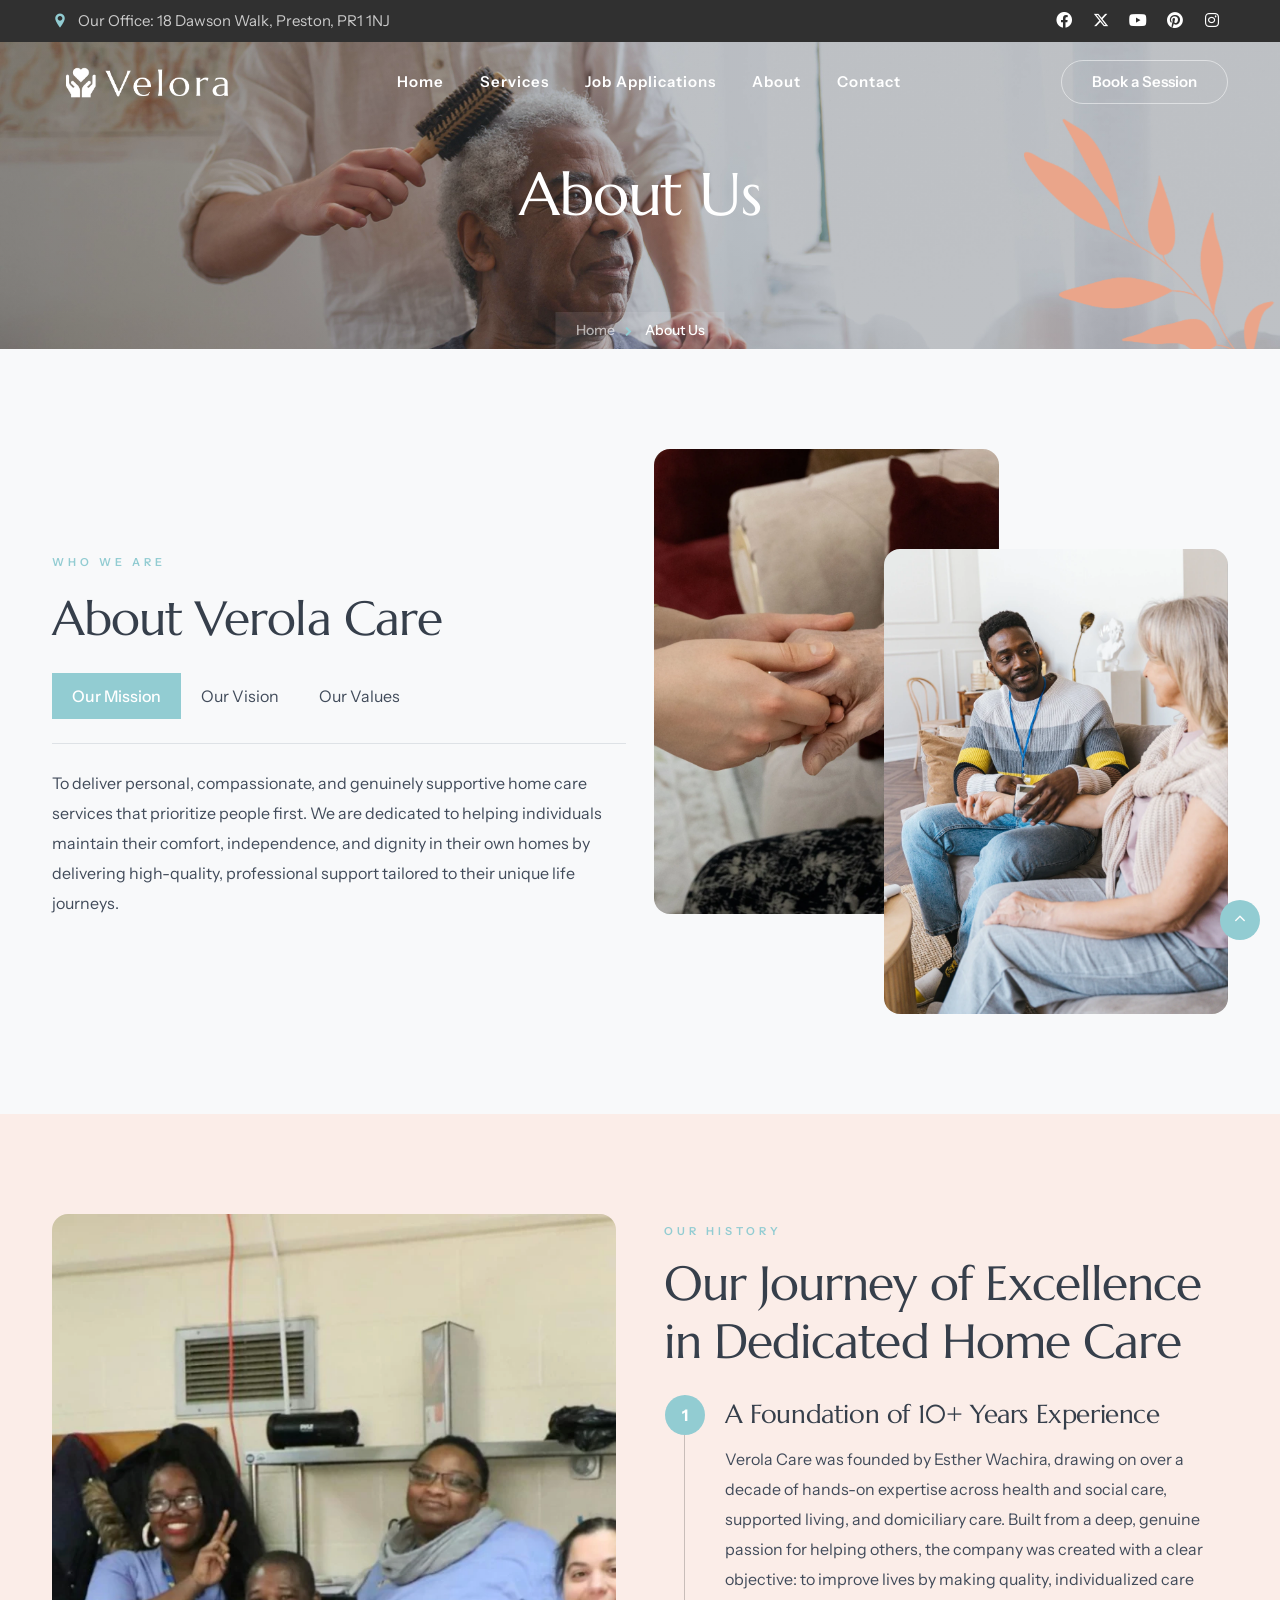
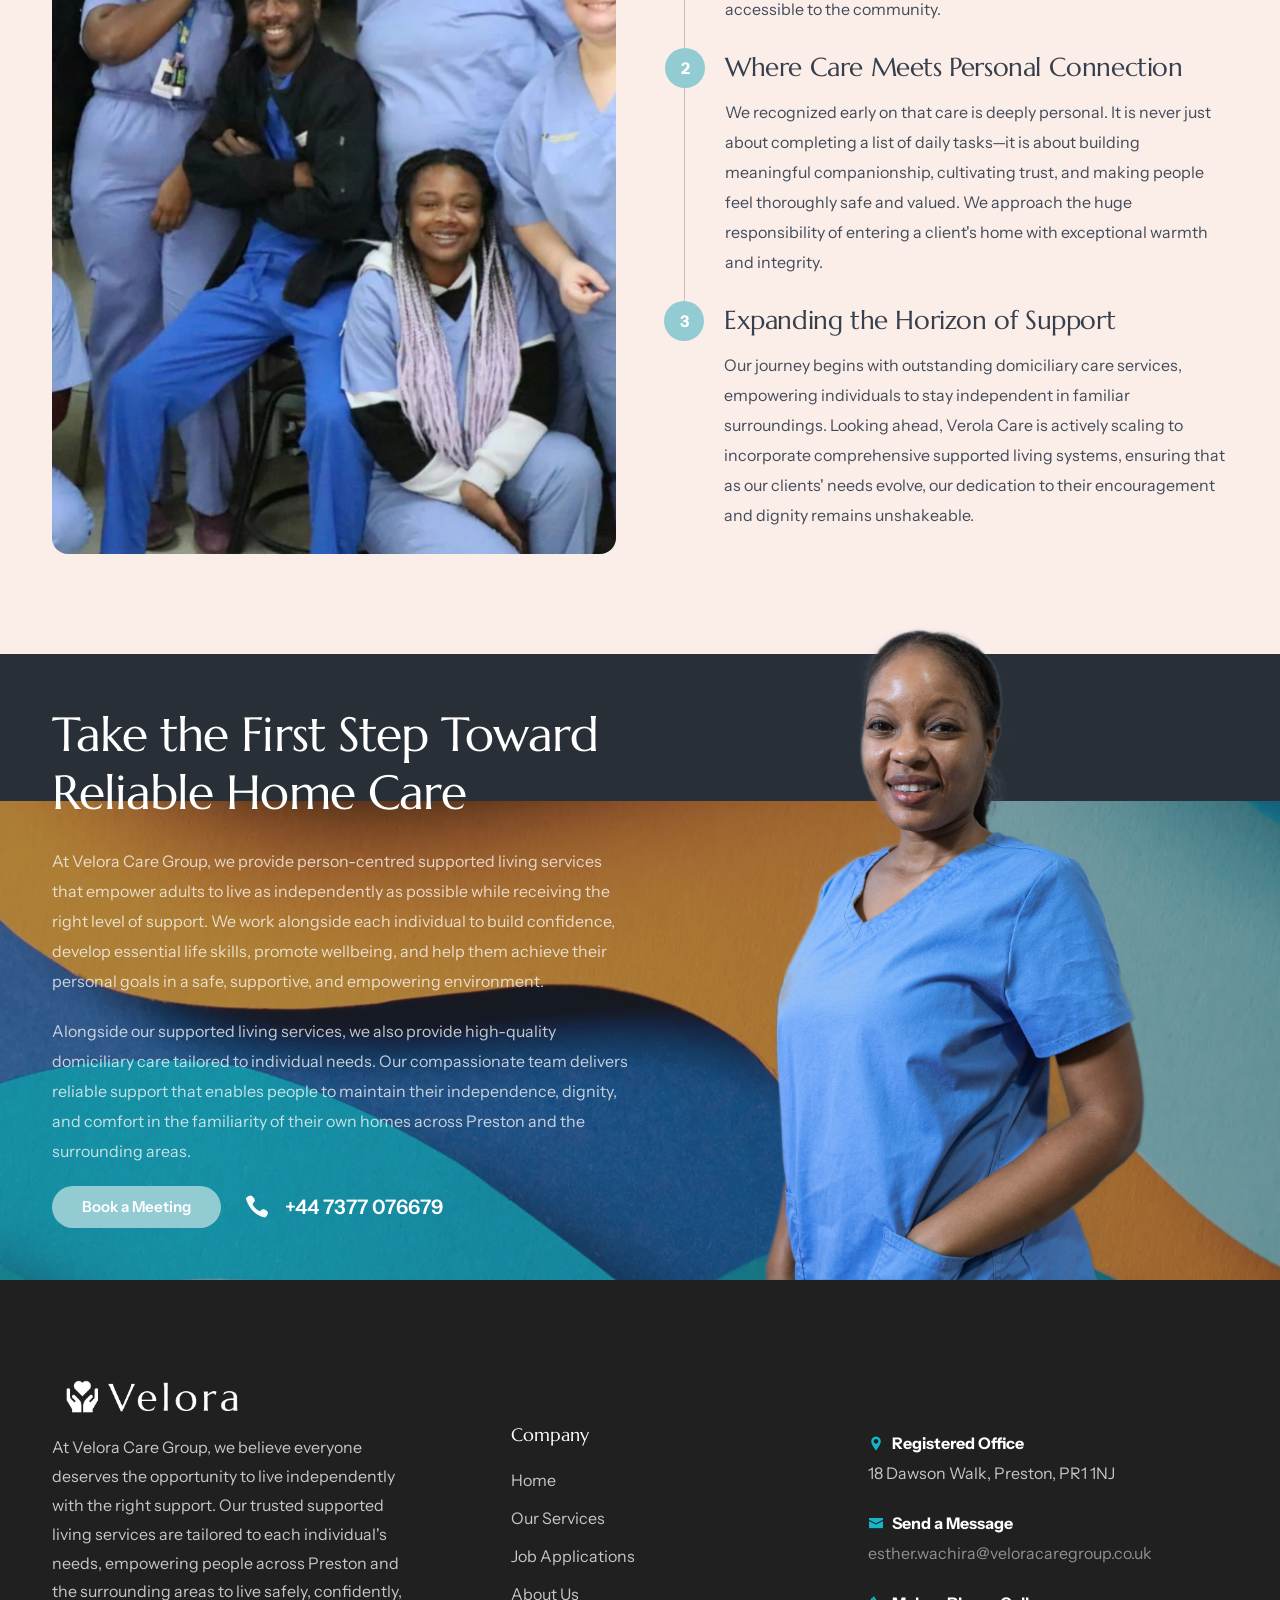
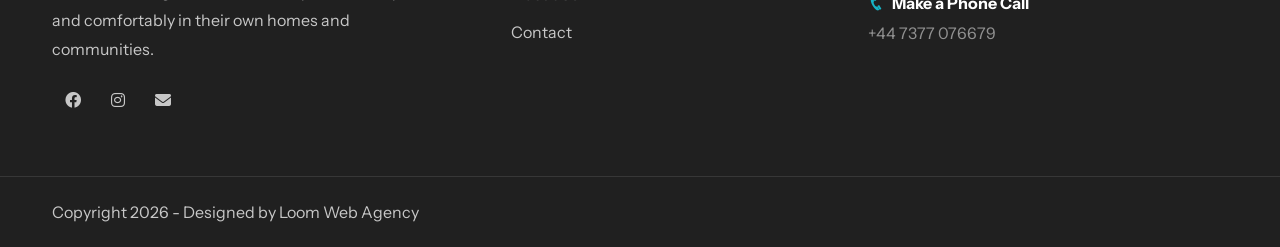
<file: about.html>
<!DOCTYPE html>
<html lang="en">

<head>
    <title>About Us ~ Velora Care Group</title>
    <link rel="icon" href="images/icon.webp" type="image/gif" sizes="16x16">
    <meta content="text/html;charset=utf-8" http-equiv="Content-Type">
    <meta content="width=device-width, initial-scale=1.0" name="viewport" >
    <meta content="Velora Care Group" name="description" >
    <meta content="" name="keywords" >
    <meta content="" name="author" >
    <!-- CSS Files
    ================================================== -->
    <link href="css/bootstrap.min.css" rel="stylesheet" type="text/css" id="bootstrap">
    <link href="css/plugins.css" rel="stylesheet" type="text/css" >
    <link href="css/style.css" rel="stylesheet" type="text/css" >
    <link href="css/coloring.css" rel="stylesheet" type="text/css" >
    <!-- color scheme -->
    <link id="colors" href="css/colors/scheme-01.css" rel="stylesheet" type="text/css" >

</head>

<body>

    <!-- header begin -->
    <header class="transparent">
        <div id="topbar">
            <div class="container">
                <div class="row">
                    <div class="col-lg-12">
                        <div class="d-flex justify-content-between xs-hide">
                            <div class="d-flex">
                                <div class="topbar-widget me-5"><a href="https://www.google.com/maps/dir/?api=1&destination=18+Dawson+Walk%2C+Preston%2C+PR1+1NJ"><i class="id-color icofont-location-pin"></i>Our Office: 18 Dawson Walk, Preston, PR1 1NJ</a></div>
                            </div>

                            <div class="d-flex">
                                <div class="social-icons">
                                    <a href="#"><i class="fa-brands fa-facebook fa-lg"></i></a>
                                    <a href="#"><i class="fa-brands fa-x-twitter fa-lg"></i></a>
                                    <a href="#"><i class="fa-brands fa-youtube fa-lg"></i></a>
                                    <a href="#"><i class="fa-brands fa-pinterest fa-lg"></i></a>
                                    <a href="#"><i class="fa-brands fa-instagram fa-lg"></i></a>
                                </div>
                            </div>
                        </div>
                    </div>
                </div>
                <div class="clearfix"></div>
            </div>
        </div>

        <div class="container">
            <div class="row">
                <div class="col-md-12">
                    <div class="header-inner">
                        <div class="de-flex sm-pt10">
                            <div class="de-flex-col">
                                <!-- logo begin -->
                                <div id="logo">
                                    <a href="index.html">
                                        <img class="logo-main" src="images/logo-white.png" alt="" >
                                        <img class="logo-scroll" src="images/logo-white.png" alt="" >
                                        <img class="logo-mobile" src="images/logo-white.png" alt="" >
                                    </a>
                                </div>
                                <!-- logo close -->
                            </div>
                            <div class="de-flex-col header-col-mid">
                                <ul id="mainmenu">
                                    <li><a class="menu-item" href="index.html">Home</a></li>
                                    <li><a class="menu-item" href="services.html">Services</a></li>
                                    <li><a class="menu-item" href="job-applications.html">Job Applications</a></li>
                                    <li><a class="menu-item" href="about.html">About</a></li>
                                    <li><a class="menu-item" href="contact.html">Contact</a></li>
                                </ul>
                            </div>
                            <div class="de-flex-col">
                                <div class="menu_side_area">          
                                    <a class="btn-main btn-line fx-slide" href="booking.html"><span>Book a Session</span></a>
                                    <span id="menu-btn"></span>
                                </div>
                            </div>                            
                        </div>
                    </div>
                </div>
            </div>
        </div>
    </header>        
    <!-- header close -->
    
    <!-- content begin -->
    <main>

        <!-- back to top button -->
        <a href="#" id="back-to-top"></a>
        
        <!-- preloader -->
        <div id="de-loader"></div>

        <section id="subheader" class="relative jarallax text-light" data-bgimage="url(images/background/sb5.png)">
            <div class="de-gradient-edge-top"></div>
            <div class="container relative z-2">
                <div class="row justify-content-center">
                    <div class="col-lg-6 text-center">
                        <div class="clearfix"></div>
                        <h1 class="cam-style">About Us</h1>
                    </div>
                </div>
            </div>
            <div class="crumb-wrapper">
                <ul class="crumb">
                    <li><a href="index.html">Home</a></li>
                    <li class="active">About Us</li>
                </ul>
            </div>
            <img src="images/misc/d2.webp" class="abs w-20 end-0 bottom-min-100 z-2" alt="">
            <div class="sw-overlay op-4"></div>
        </section>

        <section class="bg-light">
            <div class="container">
                <div class="row g-4 align-items-center">
                    <div class="col-lg-6">
                        <div class="subtitle wow fadeInUp" data-wow-delay=".0s">Who We Are</div>
                        <h2 class="split">About Verola Care</h2>

                        <div class="de-tab wow fadeInUp" data-wow-delay=".4s">
                            <ul class="d-tab-nav mb-4 border-bottom pb-4 d-flex">
                                <li class="active-tab">Our Mission</li>
                                <li>Our Vision</li>
                                <li>Our Values</li>
                            </ul>

                            <ul class="d-tab-content">
                                <li>
                                    To deliver personal, compassionate, and genuinely supportive home care services that prioritize people first. We are dedicated to helping individuals maintain their comfort, independence, and dignity in their own homes by delivering high-quality, professional support tailored to their unique life journeys.
                                </li>

                                <li>
                                    To set a higher standard of warmth and professionalism in home care, starting with premium domiciliary services. As we grow, our vision is to expand into dedicated supported living services, creating spaces where individuals can live deeply fulfilling, encouraged, and independent lives with the right level of support.
                                </li>

                                <li class="mb-4">
                                    <h5>❤️ Compassion</h5>
                                    <p>
                                        We show kindness, empathy, and understanding in everything we do.
                                    </p>

                                    <h5>🤝 Respect</h5>
                                    <p>
                                        We treat everyone with dignity and value their choices and beliefs.
                                    </p>

                                    <h5>🌟 Independence</h5>
                                    <p>
                                        We encourage people to build skills and live as independently as possible.
                                    </p>

                                    <h5>🏡 Person-Centred Care</h5>
                                    <p>
                                        Every person is unique. Support is tailored to individual needs and goals.
                                    </p>

                                    <h5>🌈 Inclusion</h5>
                                    <p>
                                        We promote equality, diversity, and meaningful community involvement.
                                    </p>

                                    <h5>💪 Empowerment</h5>
                                    <p>
                                        We help individuals make informed choices and live with confidence.
                                    </p>
                                </li> 
                            </ul>
                        </div>
                    </div>

                    <div class="col-lg-6">
                        <div class="relative">
                            <img src="images/misc/p2.webp" class="w-60 mb-100 rounded-1" alt="Verola Care Team">
                            <img src="images/misc/p1.webp" class="abs w-60 end-0 mt-100 rounded-1" alt="Home Care Support">
                        </div>
                    </div>

                </div>
            </div>
        </section>

        <section class="bg-color-op-2">
            <div class="container">
                <div class="row g-4 gx-5 justify-content-center">
                    <div class="col-md-6">
                        <div class="h-100 rounded-1 mh-300 wow fadeInUp" data-bgimage="url(images/misc/s4.webp) center">
                        </div>
                    </div>
                    <div class="col-md-6">
                        <div class="subtitle s2 mb-3 wow fadeInUp" data-wow-delay=".0s">Our History</div>
                        <h2 class="split">Our Journey of Excellence in Dedicated Home Care</h2>

                        <div class="de-timeline-s2 wow fadeInUp">
                            
                            <div class="d-item pb-1">
                                <div class="d-text">
                                    <div class="d-icon">1</div>
                                    <h3>A Foundation of 10+ Years Experience</h3>
                                    <p>Verola Care was founded by Esther Wachira, drawing on over a decade of hands-on expertise across health and social care, supported living, and domiciliary care. Built from a deep, genuine passion for helping others, the company was created with a clear objective: to improve lives by making quality, individualized care accessible to the community.</p>
                                </div>
                            </div>

                            <div class="d-item pb-1">
                                <div class="d-text">
                                    <div class="d-icon">2</div>
                                    <h3>Where Care Meets Personal Connection</h3>
                                    <p>We recognized early on that care is deeply personal. It is never just about completing a list of daily tasks—it is about building meaningful companionship, cultivating trust, and making people feel thoroughly safe and valued. We approach the huge responsibility of entering a client's home with exceptional warmth and integrity.</p>
                                </div>
                            </div>

                            <div class="d-item pb-1">
                                <div class="d-text">
                                    <div class="d-icon">3</div>
                                    <h3>Expanding the Horizon of Support</h3>
                                    <p>Our journey begins with outstanding domiciliary care services, empowering individuals to stay independent in familiar surroundings. Looking ahead, Verola Care is actively scaling to incorporate comprehensive supported living systems, ensuring that as our clients' needs evolve, our dedication to their encouragement and dignity remains unshakeable.</p>
                                </div>
                            </div>
                            
                        </div>
                    </div>
                </div>
            </div>
        </section>

        <section class="jarallax p-0 bg-dark text-light">
            <img src="images/background/3.webp" class="jarallax-img" alt="">
            <div class="container relative z-2">
                <div class="row align-items-center justify-content-between">
                    <div class="col-lg-6 py-5">
                        <h2 class="split">Take the First Step Toward Reliable Home Care</h2>
                        <p class="wow fadeInUp" data-wow-delay=".4s">At Velora Care Group, we provide person-centred supported living services that empower adults to live as independently as possible while receiving the right level of support. We work alongside each individual to build confidence, develop essential life skills, promote wellbeing, and help them achieve their personal goals in a safe, supportive, and empowering environment.</p>
                        <p class="wow fadeInUp" data-wow-delay=".4s">Alongside our supported living services, we also provide high-quality domiciliary care tailored to individual needs. Our compassionate team delivers reliable support that enables people to maintain their independence, dignity, and comfort in the familiarity of their own homes across Preston and the surrounding areas.</p>
                        <div class="de-flex justify-content-start wow fadeInUp" data-wow-delay=".6s">
                            <div class="d-flex me-4">
                                <a href="contact.html" class="btn-main fx-slide"><span>Book a Meeting</span></a>
                            </div>
                            <div class="d-flex">
                                <div class="d-flex align-items-center">
                                    <i class="fs-24 icon_phone"></i>
                                    <div class="ms-3">
                                        <a href="tel:+447377076679" class="text-white-50 text-decoration-none"><p class="fs-20 text-white fw-600 mb-0">+44 7377 076679</p></a>
                                    </div>
                                </div>
                            </div>
                        </div>
                    </div>
                    <div class="col-lg-5">
                        <img src="images/team/1.png" class="w-100 mt-min-60 wow fadeInUp" data-wow-delay=".8s" alt="">
                    </div>
                </div>
            </div>
            <div class="sw-overlay op-5"></div>
        </section>
    </div>
    <!-- content close -->

    <!-- footer begin -->
    <footer>
        <div class="container relative z-2">
            <div class="row gx-5 justify-content-between align-items-center">
                <!-- Column 1: About & Socials -->
                <div class="col-lg-4 col-sm-6 mb-sm-30">
                    <img src="images/logo-white.png" class="w-200px" alt="Velora Care Group Logo">
                    <div class="spacer-20"></div>
                    <p>At Velora Care Group, we believe everyone deserves the opportunity to live independently with the right support. Our trusted supported living services are tailored to each individual's needs, empowering people across Preston and the surrounding areas to live safely, confidently, and comfortably in their own homes and communities.</p>

                    <div class="social-icons">
                        <a href="https://www.facebook.com/share/1CtoyjuqHx/?mibextid=wwXIfr"><i class="fa-brands fa-facebook fa-lg"></i></a>
                        <a href="https://www.instagram.com/veloracaregroup?utm_source=qr"><i class="fa-brands fa-instagram fa-lg"></i></a>
                        <a href="mailto:esther.wachira@veloracaregroup.co.uk"><i class="fa-solid fa-envelope fa-lg"></i></a>
                    </div>
                </div>

                <!-- Column 2: Quick Links (Cleaned up inner row clutter for perfect alignment) -->
                <div class="col-lg-3 col-sm-6 mb-sm-30">
                    <div class="widget">
                        <h2 class="hs-5 text-white mb-3">Company</h2>
                        <ul class="list-unstyled">                                         
                            <li class="mb-2"><a href="index.html">Home</a></li>
                            <li class="mb-2"><a href="services.html">Our Services</a></li>
                            <li class="mb-2"><a href="job-applications.html">Job Applications</a></li>
                            <li class="mb-2"><a href="about.html">About Us</a></li>
                            <li class="mb-2"><a href="contact.html">Contact</a></li>
                        </ul>
                    </div>
                </div>

                <!-- Column 3: Fixed Contact Info -->
                <div class="col-lg-4 col-sm-6">
                    <div class="widget">
                        <div class="fw-bold text-white"><i class="icofont-location-pin me-2 id-color-2"></i>Registered Office</div>
                        <span>18 Dawson Walk, Preston, PR1 1NJ</span>

                        <div class="spacer-20"></div>

                        <div class="fw-bold text-white"><i class="icofont-envelope me-2 id-color-2"></i>Send a Message</div>
                        <a href="mailto:esther.wachira@veloracaregroup.co.uk" class="text-white-50 text-decoration-none">esther.wachira@veloracaregroup.co.uk</a>     

                        <div class="spacer-20"></div>

                        <div class="fw-bold text-white"><i class="icofont-phone me-2 id-color-2"></i>Make a Phone Call</div>
                        <a href="tel:+447377076679" class="text-white-50 text-decoration-none"><span>+44 7377 076679</span></a>
                    </div>
                </div>
            </div>
        </div>
        <div class="subfooter">
            <div class="container">
                <div class="row">
                    <div class="col-md-12">
                        <div class="de-flex">
                            <div class="de-flex-col">
                                <span>Copyright 2026 - Designed by <a href="https://www.loomwebagency.co.uk/"> Loom Web Agency</a></span>
                            </div>
                        </div>
                    </div>
                </div>
            </div>
        </div>

    </footer>
    <!-- footer close -->
    
    <!-- Javascript Files
    ================================================== -->
    <script src="js/vendors.js"></script>
    <script src="js/designesia.js"></script>
    <script src="js/custom-marquee.js"></script>
    

   
</body>

</html>
</file>
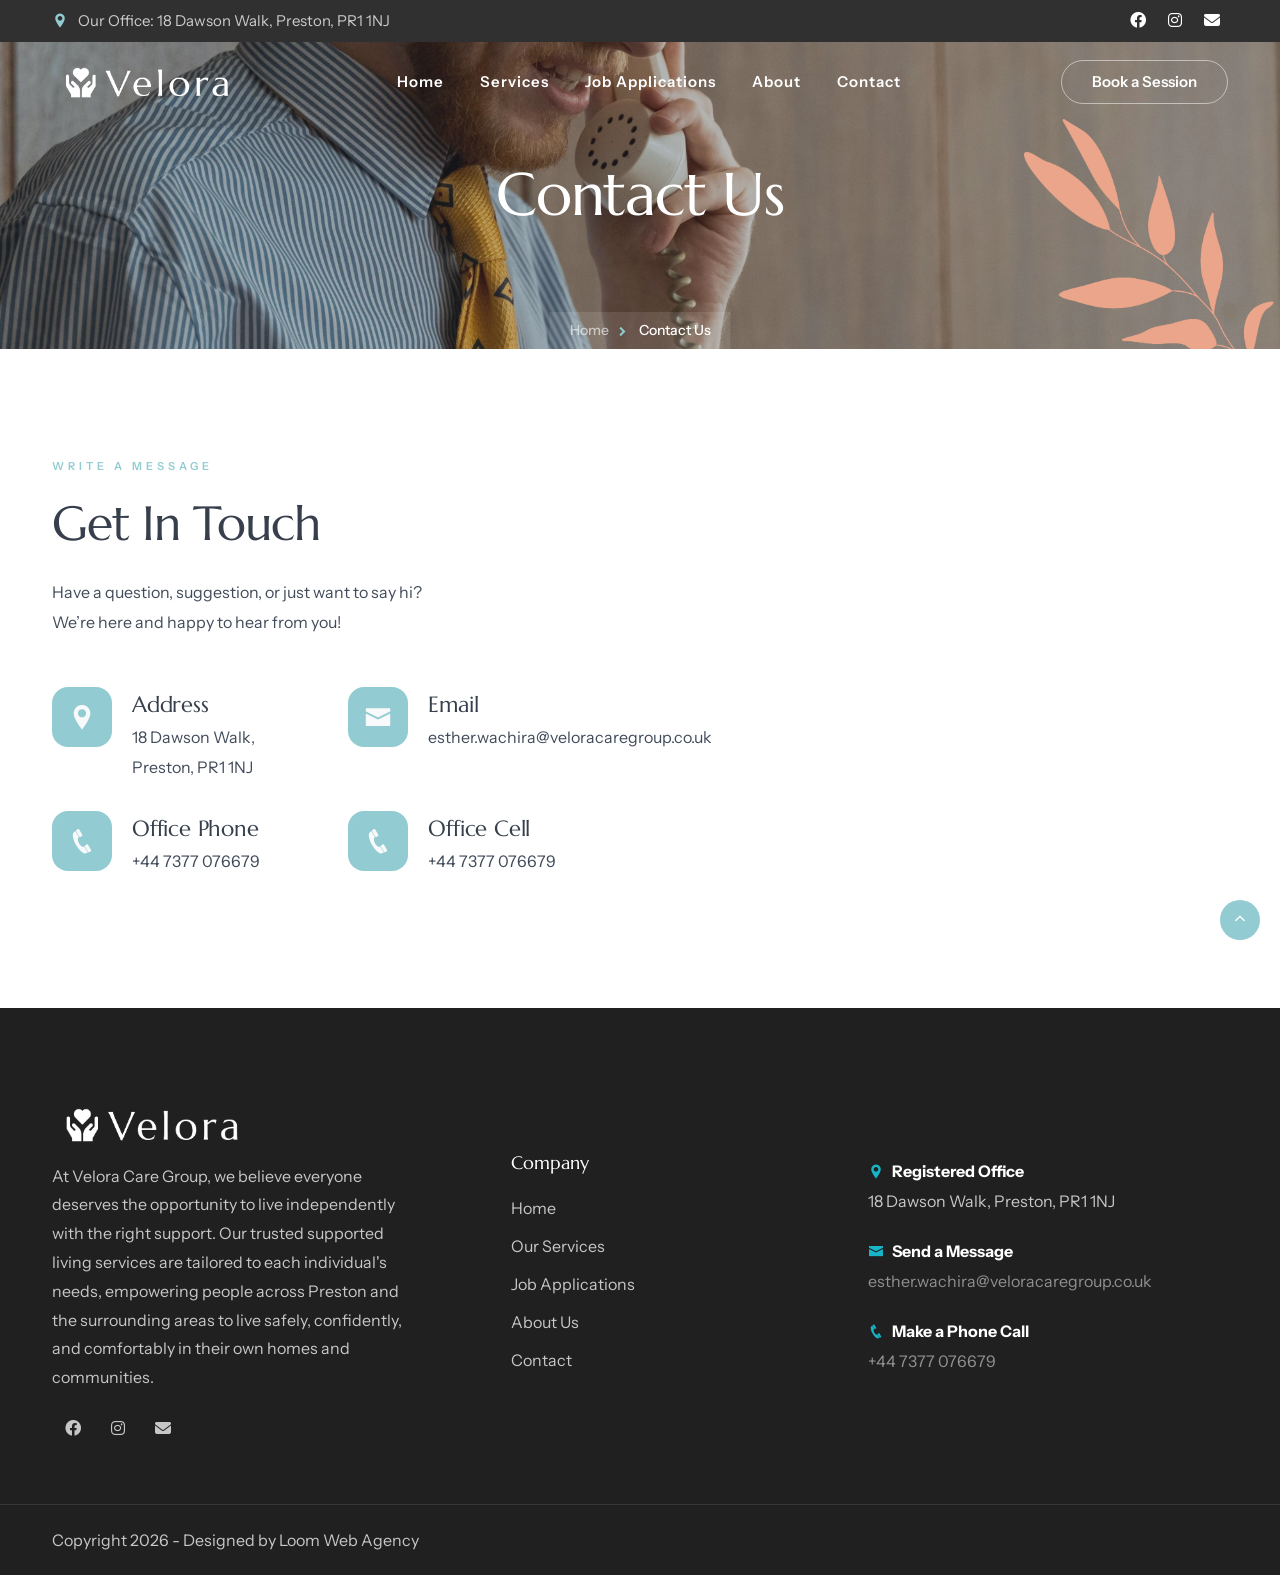
<file: contact.html>
<!DOCTYPE html>
<html lang="en">

<head>
    <title>Contact Us ~ Velora Care Group</title>
    <link rel="icon" href="images/icon.webp" type="image/gif" sizes="16x16">
    <meta content="text/html;charset=utf-8" http-equiv="Content-Type">
    <meta content="width=device-width, initial-scale=1.0" name="viewport" >
    <meta content="Velora Care Group" name="description" >
    <meta content="" name="keywords" >
    <meta content="" name="author" >
    <!-- CSS Files
    ================================================== -->
    <link href="css/bootstrap.min.css" rel="stylesheet" type="text/css" id="bootstrap">
    <link href="css/plugins.css" rel="stylesheet" type="text/css" >
    <link href="css/style.css" rel="stylesheet" type="text/css" >
    <link href="css/coloring.css" rel="stylesheet" type="text/css" >
    <!-- color scheme -->
    <link id="colors" href="css/colors/scheme-01.css" rel="stylesheet" type="text/css" >

</head>

<body>

    <!-- header begin -->
    <header class="transparent">
        <div id="topbar">
            <div class="container">
                <div class="row">
                    <div class="col-lg-12">
                        <div class="d-flex justify-content-between xs-hide">
                            <div class="d-flex">
                                <div class="topbar-widget me-5"><a href="https://www.google.com/maps/dir/?api=1&destination=18+Dawson+Walk%2C+Preston%2C+PR1+1NJ"><i class="id-color icofont-location-pin"></i>Our Office: 18 Dawson Walk, Preston, PR1 1NJ</a></div>
                            </div>

                            <div class="d-flex">
                                <div class="social-icons">
                                    <a href="https://www.facebook.com/share/1CtoyjuqHx/?mibextid=wwXIfr"><i class="fa-brands fa-facebook fa-lg"></i></a>
                                    <a href="https://www.instagram.com/veloracaregroup?utm_source=qr"><i class="fa-brands fa-instagram fa-lg"></i></a>
                                    <a href="mailto:esther.wachira@veloracaregroup.co.uk"><i class="fa-solid fa-envelope fa-lg"></i></a>
                                </div>
                            </div>
                        </div>
                    </div>
                </div>
                <div class="clearfix"></div>
            </div>
        </div>

        <div class="container">
            <div class="row">
                <div class="col-md-12">
                    <div class="header-inner">
                        <div class="de-flex sm-pt10">
                            <div class="de-flex-col">
                                <!-- logo begin -->
                                <div id="logo">
                                    <a href="index.html">
                                        <img class="logo-main" src="images/logo-white.png" alt="" >
                                        <img class="logo-scroll" src="images/logo-white.png" alt="" >
                                        <img class="logo-mobile" src="images/logo-white.png" alt="" >
                                    </a>
                                </div>
                                <!-- logo close -->
                            </div>
                            <div class="de-flex-col header-col-mid">
                                <ul id="mainmenu">
                                    <li><a class="menu-item" href="index.html">Home</a></li>
                                    <li><a class="menu-item" href="services.html">Services</a></li>
                                    <li><a class="menu-item" href="job-applications.html">Job Applications</a></li>
                                    <li><a class="menu-item" href="about.html">About</a></li>
                                    <li><a class="menu-item" href="contact.html">Contact</a></li>
                                </ul>
                            </div>
                            <div class="de-flex-col">
                                <div class="menu_side_area">          
                                    <a class="btn-main btn-line fx-slide" href="booking.html"><span>Book a Session</span></a>
                                    <span id="menu-btn"></span>
                                </div>
                            </div>                            
                        </div>
                    </div>
                </div>
            </div>
        </div>
    </header>        
    <!-- header close -->
    
    <!-- content begin -->
    <main>

        <!-- back to top button -->
        <a href="#" id="back-to-top"></a>
        
        <!-- preloader -->
        <div id="de-loader"></div>

        <section id="subheader" class="relative jarallax text-light" data-bgimage="url(images/background/sb6.webp)">
            <div class="de-gradient-edge-top"></div>
            <div class="container relative z-2">
                <div class="row justify-content-center">
                    <div class="col-lg-6 text-center">
                        <div class="clearfix"></div>
                        <h1 class="cam-style">Contact Us</h1>
                    </div>
                </div>
            </div>
            <div class="crumb-wrapper">
                <ul class="crumb">
                    <li><a href="index.html">Home</a></li>
                    <li class="active">Contact Us</li>
                </ul>
            </div>
            <img src="images/misc/d2.webp" class="abs w-20 end-0 bottom-min-100 z-2" alt="">
            <div class="sw-overlay op-4"></div>
        </section>

        <section>
            <div class="container relative z-2">
                <div class="row g-4 gx-5 justify-content-between">

                    <div class="col-lg-6">
                        <div class="subtitle">Write a Message</div>
                        <h2 class="wow fadeInUp">Get In Touch</h2>

                        <p class="col-lg-8">Have a question, suggestion, or just want to say hi? We’re here and happy to hear from you!</p>

                        <div class="spacer-single"></div>

                        <div class="row g-4">
                            <div class="col-md-6">
                                <i class="abs fs-28 p-3 bg-color text-light rounded-1 icofont-location-pin"></i>
                                <div class="ms-80px">
                                    <h4 class="mb-0">Address</h4>
                                    18 Dawson Walk, Preston, PR1 1NJ
                                </div>
                            </div>

                            <div class="col-md-6">
                                <i class="abs fs-28 p-3 bg-color text-light rounded-1 icofont-envelope"></i>
                                <div class="ms-80px">
                                    <h4 class="mb-0">Email</h4>
                                    esther.wachira@veloracaregroup.co.uk
                                </div>
                            </div>

                            <div class="col-md-6">
                                <i class="abs fs-28 p-3 bg-color text-light rounded-1 icofont-phone"></i>
                                <div class="ms-80px">
                                    <h4 class="mb-0">Office Phone</h4>
                                    +44 7377 076679
                                </div>
                            </div>

                            <div class="col-md-6">
                                <i class="abs fs-28 p-3 bg-color text-light rounded-1 icofont-phone"></i>
                                <div class="ms-80px">
                                    <h4 class="mb-0">Office Cell</h4>
                                    +44 7377 076679
                                </div>
                            </div>
                        </div>

                    </div>

                    <div class="col-lg-6">
                        
                        <div>
                            <iframe class=" rounded-1 relative" src="https://www.google.com/maps/embed?pb=!1m18!1m12!1m3!1d2358.362267637436!2d-2.7007046!3d53.765237899999995!2m3!1f0!2f0!3f0!3m2!1i1024!2i768!4f13.1!3m3!1m2!1s0x487b726e10d2cb47%3A0xcc06d3e7f38687c2!2s18%20Dawson%20Walk%2C%20Preston%20PR1%201NJ%2C%20UK!5e0!3m2!1sen!2szw!4v1779784895109!5m2!1sen!2szw" width="600" height="450" style="border:0;" allowfullscreen="" loading="lazy" referrerpolicy="no-referrer-when-downgrade"></iframe>
                        </div>
                    </div>                        

                </div>
            </div>
        </section>

    </main>
    <!-- content close -->
        
    <!-- footer begin -->
    <footer>
        <div class="container relative z-2">
            <div class="row gx-5 justify-content-between align-items-center">
                <!-- Column 1: About & Socials -->
                <div class="col-lg-4 col-sm-6 mb-sm-30">
                    <img src="images/logo-white.png" class="w-200px" alt="Velora Care Group Logo">
                    <div class="spacer-20"></div>
                    <p>At Velora Care Group, we believe everyone deserves the opportunity to live independently with the right support. Our trusted supported living services are tailored to each individual's needs, empowering people across Preston and the surrounding areas to live safely, confidently, and comfortably in their own homes and communities.</p>

                    <div class="social-icons">
                        <a href="https://www.facebook.com/share/1CtoyjuqHx/?mibextid=wwXIfr"><i class="fa-brands fa-facebook fa-lg"></i></a>
                        <a href="https://www.instagram.com/veloracaregroup?utm_source=qr"><i class="fa-brands fa-instagram fa-lg"></i></a>
                        <a href="mailto:esther.wachira@veloracaregroup.co.uk"><i class="fa-solid fa-envelope fa-lg"></i></a>
                    </div>
                </div>

                <!-- Column 2: Quick Links (Cleaned up inner row clutter for perfect alignment) -->
                <div class="col-lg-3 col-sm-6 mb-sm-30">
                    <div class="widget">
                        <h2 class="hs-5 text-white mb-3">Company</h2>
                        <ul class="list-unstyled">                                         
                            <li class="mb-2"><a href="index.html">Home</a></li>
                            <li class="mb-2"><a href="services.html">Our Services</a></li>
                            <li class="mb-2"><a href="job-applications.html">Job Applications</a></li>
                            <li class="mb-2"><a href="about.html">About Us</a></li>
                            <li class="mb-2"><a href="contact.html">Contact</a></li>
                        </ul>
                    </div>
                </div>

                <!-- Column 3: Fixed Contact Info -->
                <div class="col-lg-4 col-sm-6">
                    <div class="widget">
                        <div class="fw-bold text-white"><i class="icofont-location-pin me-2 id-color-2"></i>Registered Office</div>
                        <span>18 Dawson Walk, Preston, PR1 1NJ</span>

                        <div class="spacer-20"></div>

                        <div class="fw-bold text-white"><i class="icofont-envelope me-2 id-color-2"></i>Send a Message</div>
                        <a href="mailto:esther.wachira@veloracaregroup.co.uk" class="text-white-50 text-decoration-none">esther.wachira@veloracaregroup.co.uk</a>     

                        <div class="spacer-20"></div>

                        <div class="fw-bold text-white"><i class="icofont-phone me-2 id-color-2"></i>Make a Phone Call</div>
                        <a href="tel:+447377076679" class="text-white-50 text-decoration-none"><span>+44 7377 076679</span></a>
                    </div>
                </div>
            </div>
        </div>
        <div class="subfooter">
            <div class="container">
                <div class="row">
                    <div class="col-md-12">
                        <div class="de-flex">
                            <div class="de-flex-col">
                                <span>Copyright 2026 - Designed by <a href="https://www.loomwebagency.co.uk/"> Loom Web Agency</a></span>
                            </div>
                        </div>
                    </div>
                </div>
            </div>
        </div>

    </footer>
    <!-- footer close -->
    
    <!-- Javascript Files
    ================================================== -->
    <script src="js/vendors.js"></script>
    <script src="js/designesia.js"></script>
    <script src="js/custom-marquee.js"></script>
    

   
</body>

</html>
</file>
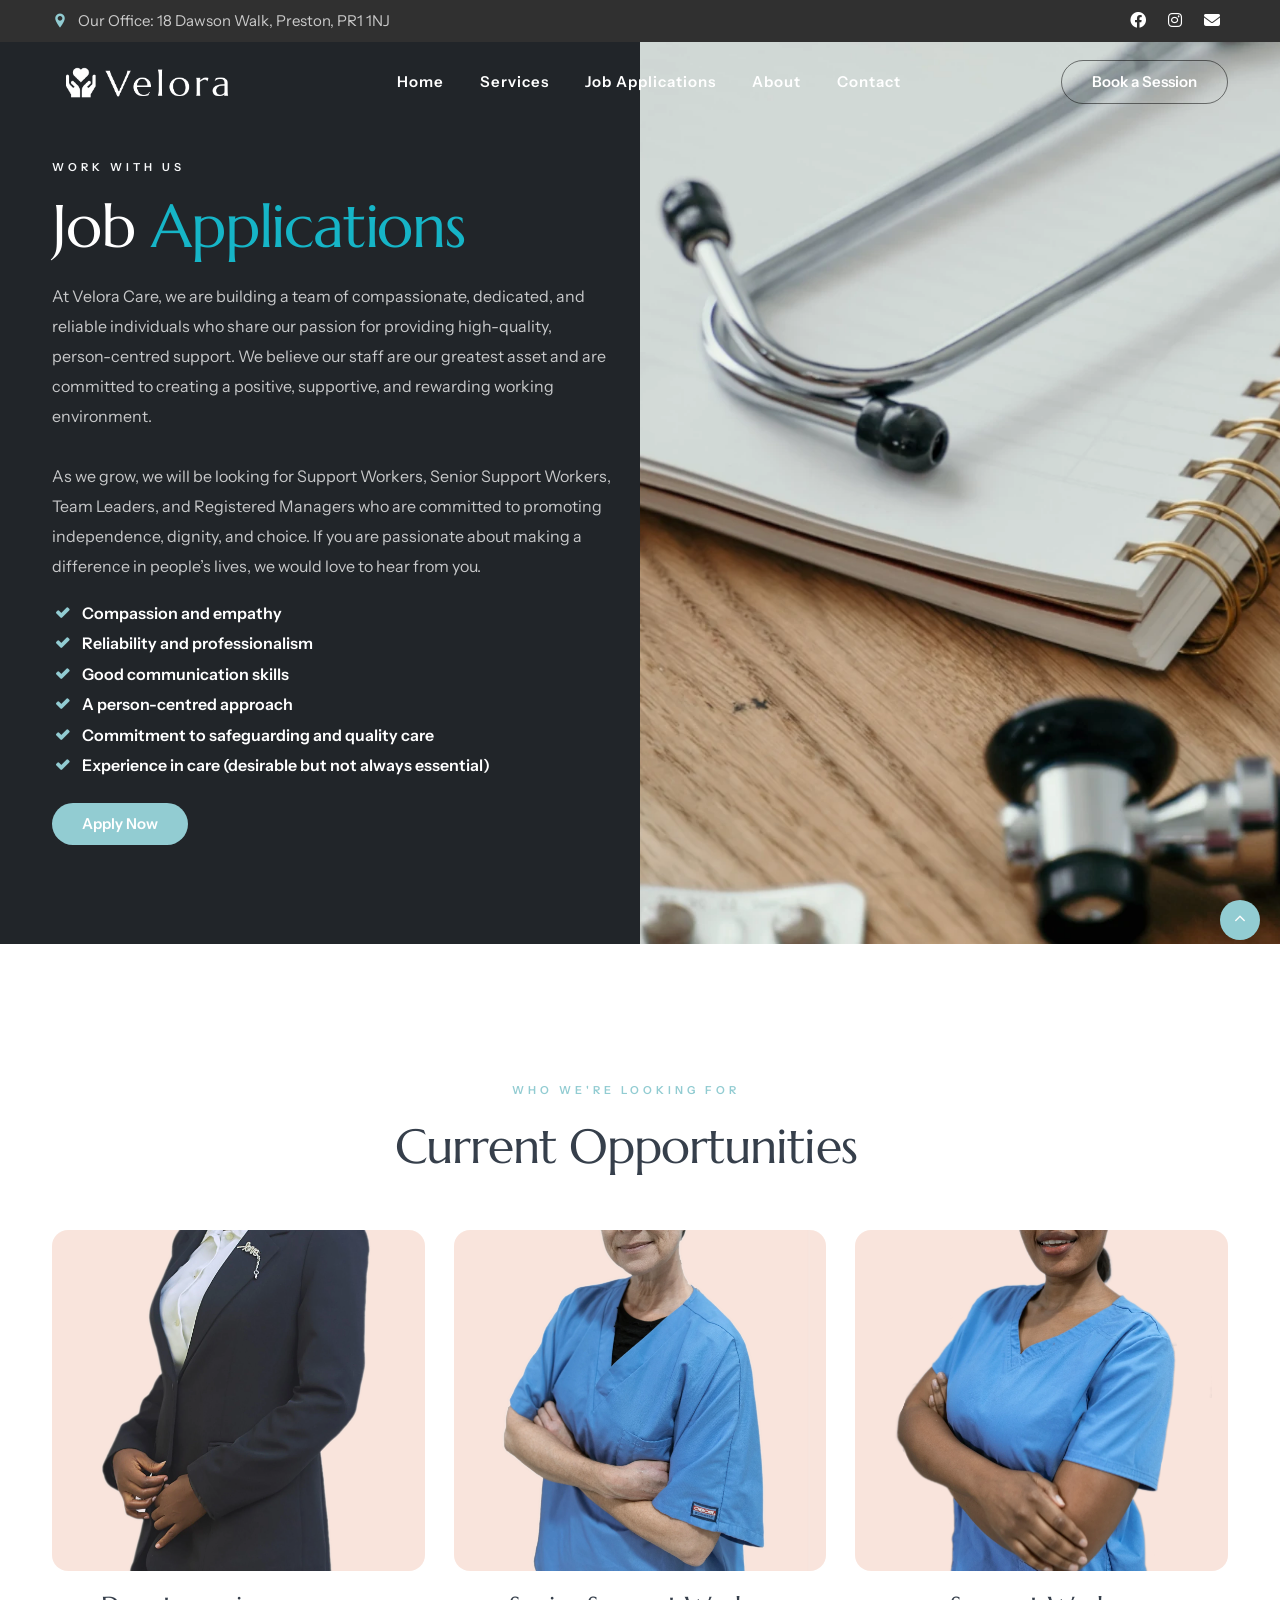
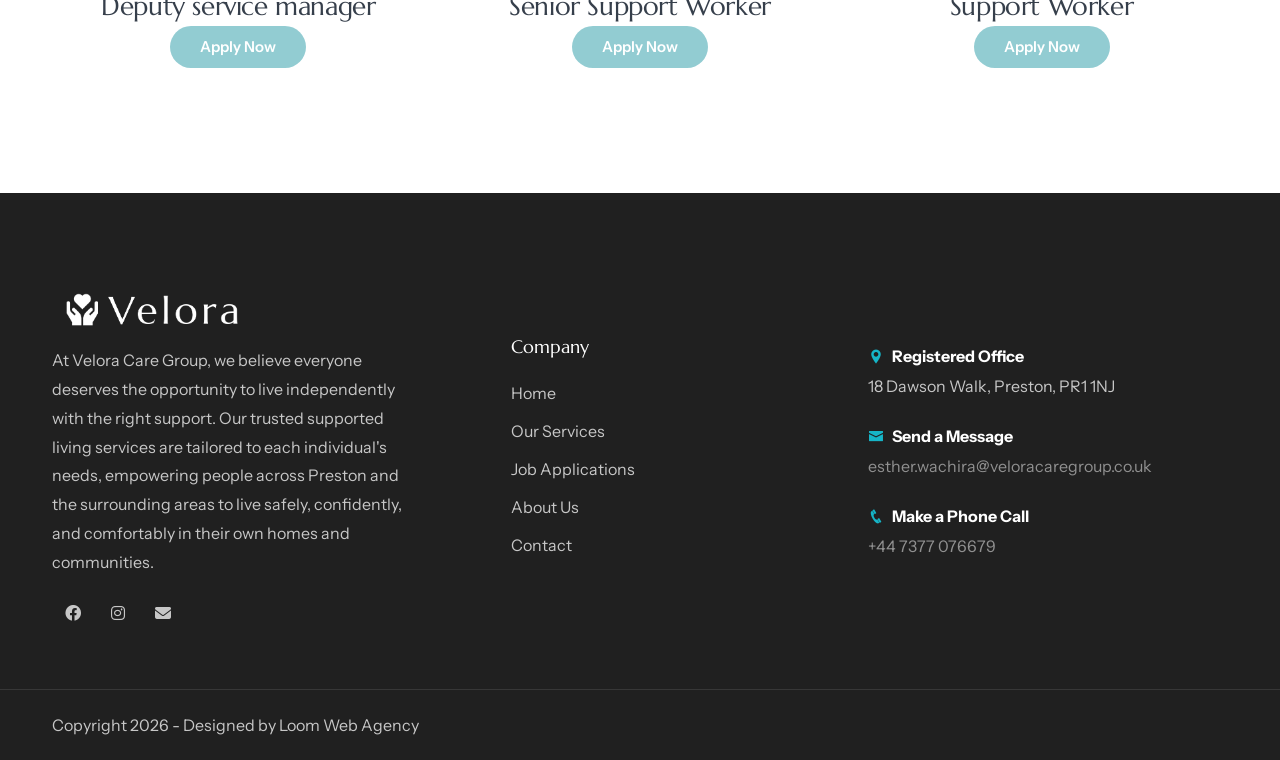
<file: job-applications.html>
<!DOCTYPE html>
<html lang="en">

<head>
    <title>Job Applications ~ Velora Care Group</title>
    <link rel="icon" href="images/icon.webp" type="image/gif" sizes="16x16">
    <meta content="text/html;charset=utf-8" http-equiv="Content-Type">
    <meta content="width=device-width, initial-scale=1.0" name="viewport" >
    <meta content="Velora Care Group" name="description" >
    <meta content="" name="keywords" >
    <meta content="" name="author" >
    <!-- CSS Files
    ================================================== -->
    <link href="css/bootstrap.min.css" rel="stylesheet" type="text/css" id="bootstrap">
    <link href="css/plugins.css" rel="stylesheet" type="text/css" >
    <link href="css/swiper.css" rel="stylesheet" type="text/css" >
    <link href="css/style.css" rel="stylesheet" type="text/css" >
    <link href="css/coloring.css" rel="stylesheet" type="text/css" >
    <!-- color scheme -->
    <link id="colors" href="css/colors/scheme-01.css" rel="stylesheet" type="text/css" >

</head>

<body>
    <div id="wrapper">
        <a href="#" id="back-to-top"></a>
        
        <!-- page preloader begin -->
        <div id="de-loader"></div>
        <!-- page preloader close -->

        <!-- header begin -->
        <header class=" transparent">
            <div id="topbar">
                <div class="container">
                    <div class="row">
                        <div class="col-lg-12">
                            <div class="d-flex justify-content-between xs-hide">
                                <div class="d-flex">
                                    <div class="topbar-widget me-5"><a href="https://www.google.com/maps/dir/?api=1&destination=18+Dawson+Walk%2C+Preston%2C+PR1+1NJ"><i class="id-color icofont-location-pin"></i>Our Office: 18 Dawson Walk, Preston, PR1 1NJ</a></div>
                                </div>

                                <div class="d-flex">
                                    <div class="social-icons">
                                        <a href="https://www.facebook.com/share/1CtoyjuqHx/?mibextid=wwXIfr"><i class="fa-brands fa-facebook fa-lg"></i></a>
                                        <a href="https://www.instagram.com/veloracaregroup?utm_source=qr"><i class="fa-brands fa-instagram fa-lg"></i></a>
                                        <a href="mailto:esther.wachira@veloracaregroup.co.uk"><i class="fa-solid fa-envelope fa-lg"></i></a>
                                    </div>
                                </div>
                            </div>
                        </div>
                    </div>
                    <div class="clearfix"></div>
                </div>
            </div>

            <div class="container">
                <div class="row">
                    <div class="col-md-12">
                        <div class="header-inner">
                            <div class="de-flex sm-pt10">
                                <div class="de-flex-col">
                                    <!-- logo begin -->
                                    <div id="logo">
                                        <a href="index.html">
                                            <img class="logo-main" src="images/logo-white.png" alt="" >
                                            <img class="logo-scroll" src="images/logo-white.png" alt="" >
                                            <img class="logo-mobile" src="images/logo-white.png" alt="" >
                                        </a>
                                    </div>
                                    <!-- logo close -->
                                </div>
                                <div class="de-flex-col header-col-mid">
                                    <ul id="mainmenu">
                                        <li><a class="menu-item" href="index.html">Home</a></li>
                                        <li><a class="menu-item" href="services.html">Services</a></li>
                                        <li><a class="menu-item" href="job-applications.html">Job Applications</a></li>
                                        <li><a class="menu-item" href="about.html">About</a></li>
                                        <li><a class="menu-item" href="contact.html">Contact</a></li>
                                    </ul>
                                </div>
                                <div class="de-flex-col">
                                    <div class="menu_side_area">          
                                        <a class="btn-main btn-line dark fx-slide" href="contact.html"><span>Book a Session</span></a>
                                        <span id="menu-btn"></span>
                                    </div>
                                </div>                            
                            </div>
                        </div>
                    </div>
                </div>
            </div>
        </header>       
        <!-- header close -->
        <!-- content begin -->
        <div class="no-bottom no-top" id="content">

            <div id="top"></div>

            <section class="bg-dark section-dark text-light no-top no-bottom overflow-hidden">
                <div class="container-fluid position-relative half-fluid">
                    <div class="container">
                        <div class="row">
                            <!-- Image -->
                            <div class="col-lg-6 position-lg-absolute right-half h-100">
                                <div class="de-gradient-edge-top dark"></div>
                                <div class="image" data-bgimage="url(images/misc/sd.webp) center"></div>

                                <!--<div class="abs bg-color-2 p-3 py-3 bottom-0 start-0 w-150px text-center m-5 z-2 rounded-1 wow fadeIn" data-wow-delay=".5s">
                                    <h2 class="fs-72 mb-2">25</h2>
                                    <div class="fw-500 text-uppercase lh-1-5 fs-12">
                                        Years of Care
                                    </div>
                                </div>  -->
                            </div>
                            <!-- Text -->
                            <div class="col-lg-6 relative">
                                <div class="me-lg-3">
                                    <div class="spacer-double"></div>
                                    <div class="spacer-double sm-hide"></div>
                                    <div class="spacer-single sm-hide"></div>
                                    <div class="subtitle s2 mb-3 wow fadeInUp" data-wow-delay=".0s">Work With Us</div>
                                    <h1 class="wow fadeInUp" data-wow-delay=".2s">Job<span class="id-color-2"> Applications</span></h1>
                                    <p class="wow fadeInUp" data-wow-delay=".4s">At Velora Care, we are building a team of compassionate, dedicated, and reliable individuals who share our passion for providing high-quality, person-centred support. We believe our staff are our greatest asset and are committed to creating a positive, supportive, and rewarding working environment. 
                                        <br><br>As we grow, we will be looking for Support Workers, Senior Support Workers, Team Leaders, and Registered Managers who are committed to promoting independence, dignity, and choice. 
                                        If you are passionate about making a difference in people’s lives, we would love to hear from you.</p>

                                    <ul class="ul-check fw-600 text-white mb-4 wow fadeInUp" data-wow-delay=".6s">
                                        <li>Compassion and empathy</li>
                                        <li>Reliability and professionalism</li>
                                        <li>Good communication skills</li>
                                        <li>A person-centred approach</li>
                                        <li>Commitment to safeguarding and quality care</li>
                                        <li>Experience in care (desirable but not always essential)</li>
                                    </ul>

                                    <a class="btn-main fx-slide wow fadeInUp" data-wow-delay=".8s" target="_blank" href="https://form.jotform.com/261672919568069"><span>Apply Now</span></a>
                                    <div class="spacer-double"></div>
                                    <div class="spacer-single sm-hide"></div>
                                </div>

                            </div>
                        </div>
                    </div>
                </div>
            </section>

            <section>
                <div class="container">
                    <div class="row g-4">

                        <!-- Heading -->
                        <div class="row g-4">
                            <div class="col-lg-6 offset-lg-3 text-center">
                                <div class="text-center">
                                    <div class="subtitle">Who we're looking for</div>
                                    <h2 class="split">Current Opportunities</h2>
                                </div>
                            </div>
                        </div>

                        <div class="col-lg-4">
                            <div class="d-block hover">
                                <div class="relative overflow-hidden rounded-1 bg-color-op-3">
                                    <div class="absolute start-0 w-100 hover-op-1 p-5 abs-middle text-center text-white z-4">
                                        <p class="no-bottom">Provide leadership and support to care teams while ensuring high-quality, person-centred services are delivered safely and effectively.</p>
                                    </div>
                                    <div class="absolute bg-blur start-0 w-100 h-100 overlay-black-5 hover-op-1 z-3"></div>
                                    <img src="images/team/9.webp" class="w-100 px-3 relative z-2" alt="">
                                </div>
                                <div class="p-3 text-center">
                                    <h3 class="mb-0">Deputy service manager</h3>
                                    <div class="social-icons">
                                        <a class="btn-main fx-slide wow fadeInUp" data-wow-delay=".8s" target="_blank" href="https://form.jotform.com/261672919568069"><span>Apply Now</span></a>
                                    </div>
                                </div>
                            </div>
                        </div>

                        <div class="col-lg-4">
                            <div class="d-block hover">
                                <div class="relative overflow-hidden rounded-1 bg-color-op-3">
                                    <div class="absolute start-0 w-100 hover-op-1 p-5 abs-middle text-center text-white z-4">
                                        <p class="no-bottom">Lead by example while supporting individuals to live independently and ensuring high standards of care.</p>
                                    </div>
                                    <div class="absolute bg-blur start-0 w-100 h-100 overlay-black-5 hover-op-1 z-3"></div>
                                    <img src="images/team/8.webp" class="w-100 px-3 relative z-2" alt="">
                                </div>
                                <div class="p-3 text-center">
                                    <h3 class="mb-0">Senior Support Worker</h3>
                                    <div class="social-icons">
                                        <a class="btn-main fx-slide wow fadeInUp" data-wow-delay=".8s" target="_blank" href="https://form.jotform.com/261672919568069"><span>Apply Now</span></a>
                                    </div>
                                </div>
                            </div>
                        </div>

                        <div class="col-lg-4">
                            <div class="d-block hover">
                                <div class="relative overflow-hidden rounded-1 bg-color-op-3">
                                    <div class="absolute start-0 w-100 hover-op-1 p-5 abs-middle text-center text-white z-4">
                                        <p class="no-bottom">Support individuals with daily living while promoting choice, dignity, and independence.</p>
                                    </div>
                                    <div class="absolute bg-blur start-0 w-100 h-100 overlay-black-5 hover-op-1 z-3"></div>
                                    <img src="images/team/7.webp" class="w-100 px-3 relative z-2" alt="">
                                </div>
                                <div class="p-3 text-center">
                                    <h3 class="mb-0">Support Worker</h3>
                                    <div class="social-icons">
                                        <a class="btn-main fx-slide wow fadeInUp" data-wow-delay=".8s" target="_blank" href="https://form.jotform.com/261672919568069"><span>Apply Now</span></a>
                                    </div>
                                </div>
                            </div>
                        </div>

                    </div>
                </div>
            </section>
        </div>
        <!-- content close -->
        
        <!-- footer begin -->
        <footer>
            <div class="container relative z-2">
                <div class="row gx-5 justify-content-between align-items-center">
                    <!-- Column 1: About & Socials -->
                    <div class="col-lg-4 col-sm-6 mb-sm-30">
                        <img src="images/logo-white.png" class="w-200px" alt="Velora Care Group Logo">
                        <div class="spacer-20"></div>
                        <p>At Velora Care Group, we believe everyone deserves the opportunity to live independently with the right support. Our trusted supported living services are tailored to each individual's needs, empowering people across Preston and the surrounding areas to live safely, confidently, and comfortably in their own homes and communities.</p>

                        <div class="social-icons">
                            <a href="https://www.facebook.com/share/1CtoyjuqHx/?mibextid=wwXIfr"><i class="fa-brands fa-facebook fa-lg"></i></a>
                            <a href="https://www.instagram.com/veloracaregroup?utm_source=qr"><i class="fa-brands fa-instagram fa-lg"></i></a>
                            <a href="mailto:esther.wachira@veloracaregroup.co.uk"><i class="fa-solid fa-envelope fa-lg"></i></a>
                        </div>
                    </div>

                    <!-- Column 2: Quick Links (Cleaned up inner row clutter for perfect alignment) -->
                    <div class="col-lg-3 col-sm-6 mb-sm-30">
                        <div class="widget">
                            <h2 class="hs-5 text-white mb-3">Company</h2>
                            <ul class="list-unstyled">                                         
                                <li class="mb-2"><a href="index.html">Home</a></li>
                                <li class="mb-2"><a href="services.html">Our Services</a></li>
                                <li class="mb-2"><a href="job-applications.html">Job Applications</a></li>
                                <li class="mb-2"><a href="about.html">About Us</a></li>
                                <li class="mb-2"><a href="contact.html">Contact</a></li>
                            </ul>
                        </div>
                    </div>

                    <!-- Column 3: Fixed Contact Info -->
                    <div class="col-lg-4 col-sm-6">
                        <div class="widget">
                            <div class="fw-bold text-white"><i class="icofont-location-pin me-2 id-color-2"></i>Registered Office</div>
                            <span>18 Dawson Walk, Preston, PR1 1NJ</span>

                            <div class="spacer-20"></div>

                            <div class="fw-bold text-white"><i class="icofont-envelope me-2 id-color-2"></i>Send a Message</div>
                            <a href="mailto:esther.wachira@veloracaregroup.co.uk" class="text-white-50 text-decoration-none">esther.wachira@veloracaregroup.co.uk</a>     

                            <div class="spacer-20"></div>

                            <div class="fw-bold text-white"><i class="icofont-phone me-2 id-color-2"></i>Make a Phone Call</div>
                            <a href="tel:+447377076679" class="text-white-50 text-decoration-none"><span>+44 7377 076679</span></a>
                        </div>
                    </div>
                </div>
            </div>
            <div class="subfooter">
                <div class="container">
                    <div class="row">
                        <div class="col-md-12">
                            <div class="de-flex">
                                <div class="de-flex-col">
                                    <span>Copyright 2026 - Designed by <a href="https://www.loomwebagency.co.uk/"> Loom Web Agency</a></span>
                                </div>
                            </div>
                        </div>
                    </div>
                </div>
            </div>

        </footer>
        <!-- footer close -->
    </div> 
    
    <!-- Javascript Files
    ================================================== -->
    <script src="js/vendors.js"></script>
    <script src="js/designesia.js"></script>
    <script src="js/custom-marquee.js"></script>
    
   <!-- swiper slider -->
   <script src="js/swiper.js"></script>
   <script src="js/custom-swiper.js"></script>

</body>

</html>
</file>
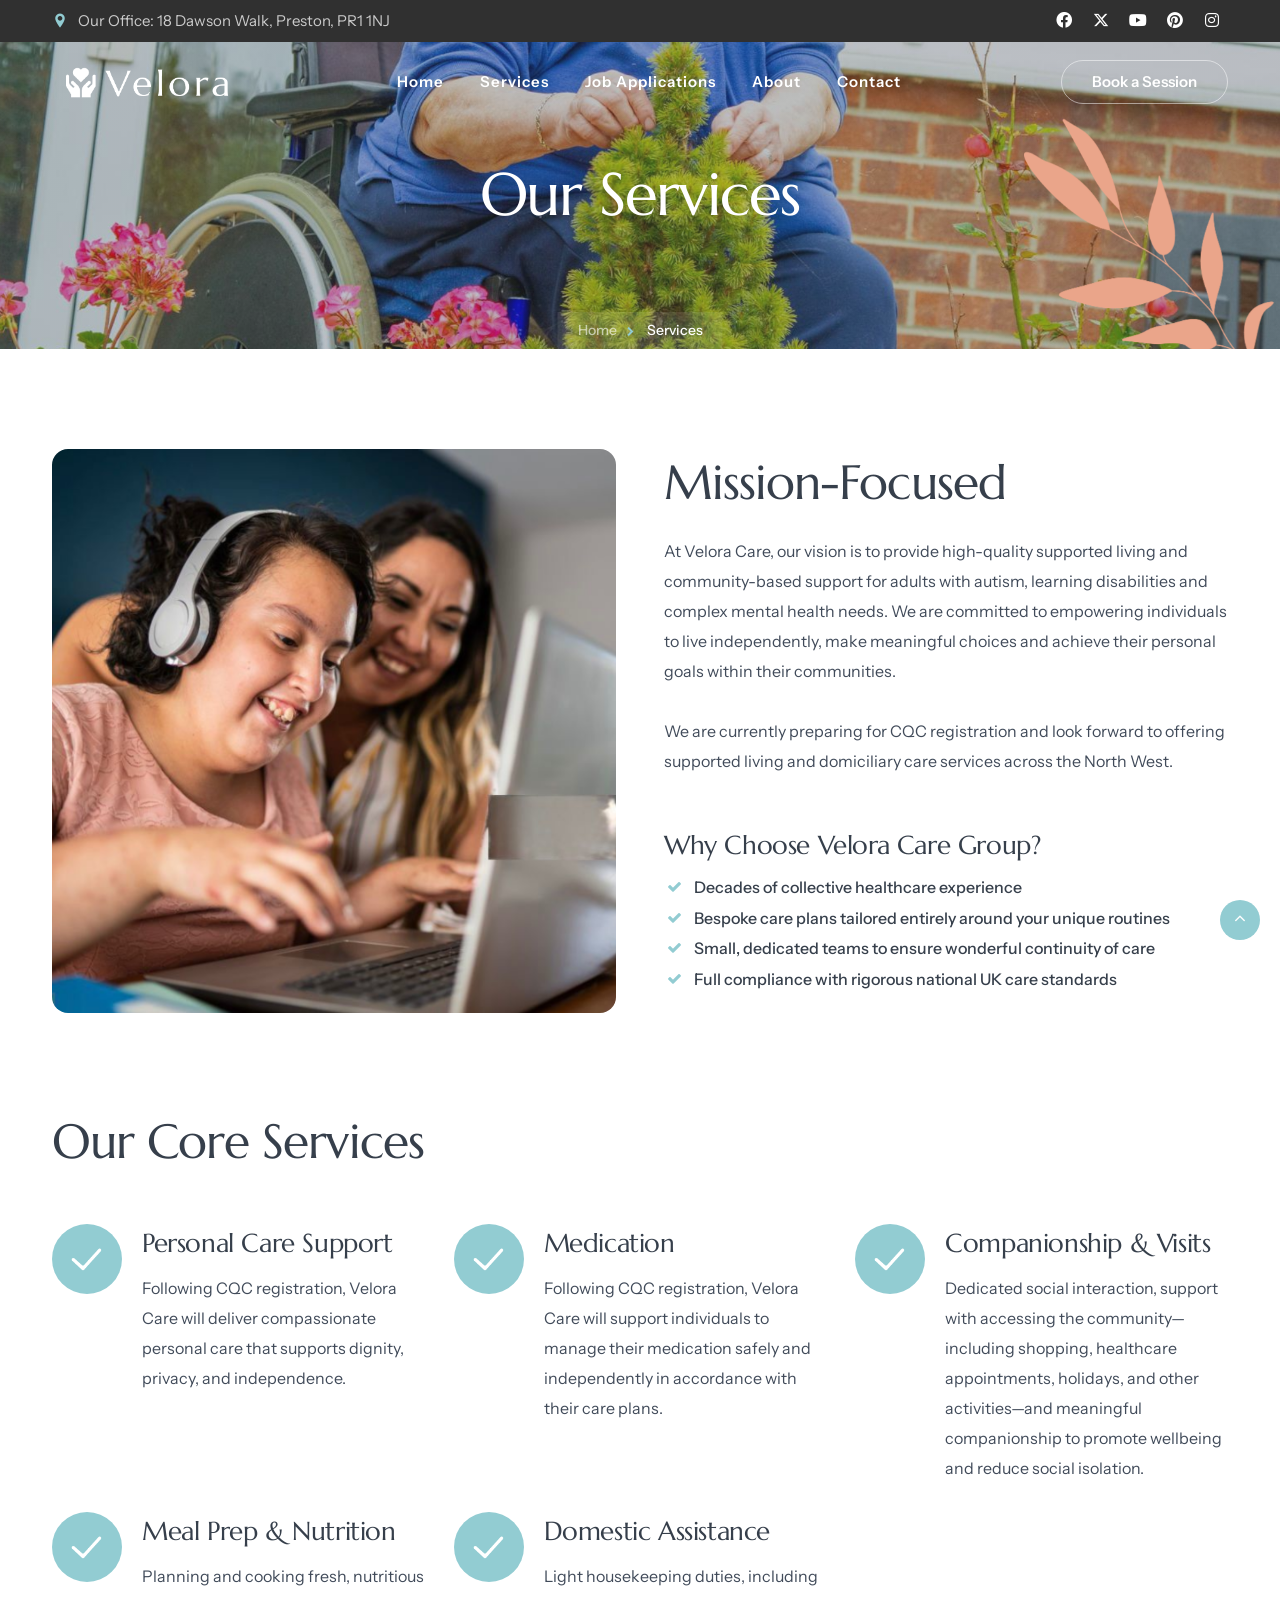
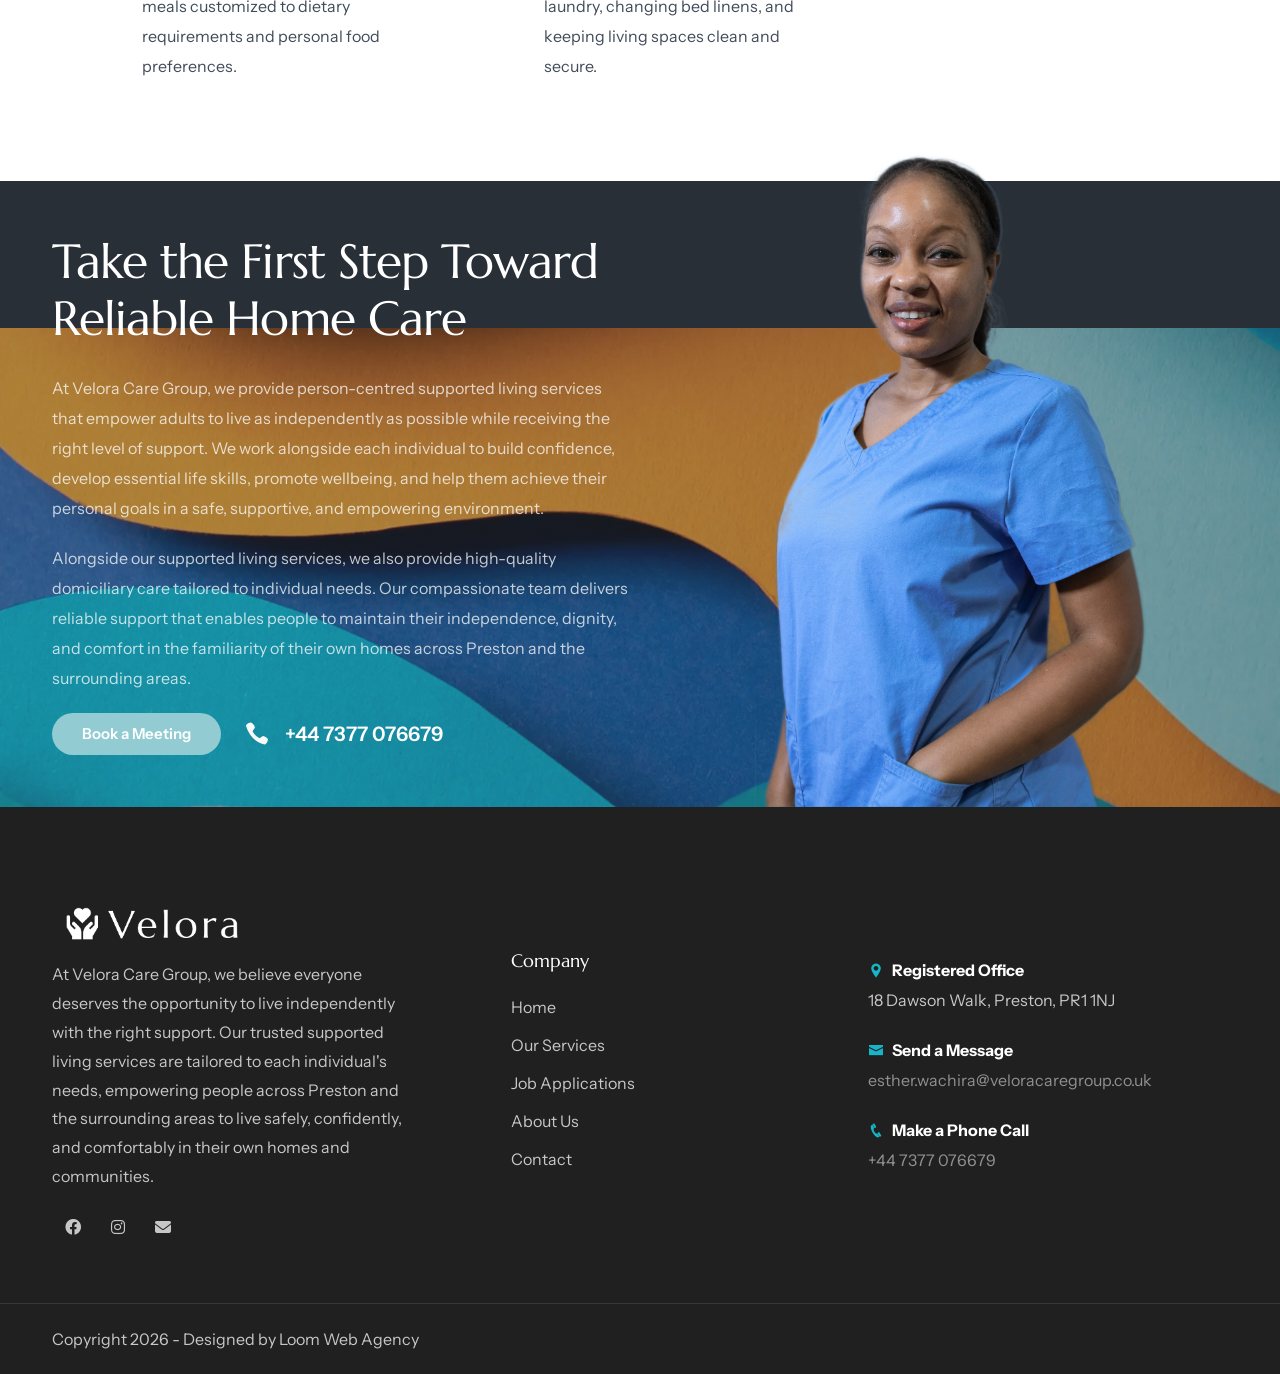
<file: services.html>
<!DOCTYPE html>
<html lang="en">

<head>
    <title>Services ~ Velora Care Group</title>
    <link rel="icon" href="images/icon.webp" type="image/gif" sizes="16x16">
    <meta content="text/html;charset=utf-8" http-equiv="Content-Type">
    <meta content="width=device-width, initial-scale=1.0" name="viewport" >
    <meta content="Velora Care Group" name="description" >
    <meta content="" name="keywords" >
    <meta content="" name="author" >
    <!-- CSS Files
    ================================================== -->
    <link href="css/bootstrap.min.css" rel="stylesheet" type="text/css" id="bootstrap">
    <link href="css/plugins.css" rel="stylesheet" type="text/css" >
    <link href="css/style.css" rel="stylesheet" type="text/css" >
    <link href="css/coloring.css" rel="stylesheet" type="text/css" >
    <!-- color scheme -->
    <link id="colors" href="css/colors/scheme-01.css" rel="stylesheet" type="text/css" >

</head>

<body>

    <!-- header begin -->
    <header class="transparent">
        <div id="topbar">
            <div class="container">
                <div class="row">
                    <div class="col-lg-12">
                        <div class="d-flex justify-content-between xs-hide">
                            <div class="d-flex">
                                <div class="topbar-widget me-5"><a href="https://www.google.com/maps/dir/?api=1&destination=18+Dawson+Walk%2C+Preston%2C+PR1+1NJ"><i class="id-color icofont-location-pin"></i>Our Office: 18 Dawson Walk, Preston, PR1 1NJ</a></div>
                            </div>

                            <div class="d-flex">
                                <div class="social-icons">
                                    <a href="https://www.facebook.com/"><i class="fa-brands fa-facebook fa-lg"></i></a>
                                    <a href="https://twitter.com/"><i class="fa-brands fa-x-twitter fa-lg"></i></a>
                                    <a href="https://www.youtube.com/"><i class="fa-brands fa-youtube fa-lg"></i></a>
                                    <a href="https://www.pinterest.com/"><i class="fa-brands fa-pinterest fa-lg"></i></a>
                                    <a href="https://www.instagram.com/"><i class="fa-brands fa-instagram fa-lg"></i></a>
                                </div>
                            </div>
                        </div>
                    </div>
                </div>
                <div class="clearfix"></div>
            </div>
        </div>

        <div class="container">
            <div class="row">
                <div class="col-md-12">
                    <div class="header-inner">
                        <div class="de-flex sm-pt10">
                            <div class="de-flex-col">
                                <!-- logo begin -->
                                <div id="logo">
                                    <a href="index.html">
                                        <img class="logo-main" src="images/logo-white.png" alt="" >
                                        <img class="logo-scroll" src="images/logo-white.png" alt="" >
                                        <img class="logo-mobile" src="images/logo-white.png" alt="" >
                                    </a>
                                </div>
                                <!-- logo close -->
                            </div>
                            <div class="de-flex-col header-col-mid">
                                <ul id="mainmenu">
                                    <li><a class="menu-item" href="index.html">Home</a></li>
                                    <li><a class="menu-item" href="services.html">Services</a></li>
                                    <li><a class="menu-item" href="job-applications.html">Job Applications</a></li>
                                    <li><a class="menu-item" href="about.html">About</a></li>
                                    <li><a class="menu-item" href="contact.html">Contact</a></li>
                                </ul>
                            </div>
                            <div class="de-flex-col">
                                <div class="menu_side_area">          
                                    <a class="btn-main btn-line fx-slide" href="booking.html"><span>Book a Session</span></a>
                                    <span id="menu-btn"></span>
                                </div>
                            </div>                            
                        </div>
                    </div>
                </div>
            </div>
        </div>
    </header>        
    <!-- header close -->
    
    <!-- content begin -->
    <main>

        <!-- back to top button -->
        <a href="#" id="back-to-top"></a>
        
        <!-- preloader -->
        <div id="de-loader"></div>

        <section id="subheader" class="relative jarallax text-light" data-bgimage="url(images/background/sb4.png)">
            <div class="de-gradient-edge-top"></div>
            <div class="container relative z-2">
                <div class="row justify-content-center">
                    <div class="col-lg-6 text-center">
                        <!--<div class="subtitle s2 text-light wow fadeInUp mb-2">Lets Talk</div>-->
                        <div class="clearfix"></div>
                        <h1 class="cam-style">Our Services</h1>
                    </div>
                </div>
            </div>
            <div class="crumb-wrapper">
                <ul class="crumb">
                    <li><a href="index.html">Home</a></li>
                    <li class="active">Services</li>
                </ul>
            </div>
            <img src="images/misc/d2.webp" class="abs w-20 end-0 bottom-min-100 z-2" alt="">
            <div class="sw-overlay op-4"></div>
        </section>

        <section>
            <div class="container relative z-2">
                <div class="row g-4 gx-5 align-items-center relative">
                    
                    <div class="col-md-6">
                        <img src="images/misc/s5.png" class="w-100 rounded-1" alt="Velora Domiciliary Care">
                    </div>

                    <div class="col-md-6">
                        <h2 class="split">Mission-Focused</h2>                            
                        <p class="wow fadeInUp" data-wow-delay=".4s">At Velora Care, our vision is to provide high-quality supported living and community-based support for adults with autism, learning disabilities and complex mental health needs. We are committed to empowering individuals to live independently, make meaningful choices and achieve their personal goals within their communities. <br><br> We are currently preparing for CQC registration and look forward to offering supported living and domiciliary care services across the North West.</p>
                        
                        <div class="spacer-single"></div>

                        <div class="wow fadeInUp" data-wow-delay=".6s">
                            <h3>Why Choose Velora Care Group?</h3>
                            <ul class="ul-check text-dark fw-500">
                                <li>Decades of collective healthcare experience</li>
                                <li>Bespoke care plans tailored entirely around your unique routines</li>
                                <li>Small, dedicated teams to ensure wonderful continuity of care</li>
                                <li>Full compliance with rigorous national UK care standards</li>
                            </ul>
                        </div>
                    </div>
                </div>

            </div>
        </section>

        <section class="pt-0 relative">
            <div class="container relative z-2">
                <div class="row g-4">
                    <div class="col-lg-12">
                        <h2>Our Core Services</h2>
                    </div>

                    <!-- Service 1 -->
                    <div class="col-md-4 wow fadeInUp" data-wow-delay=".0s">
                        <div class="relative">
                            <span class="abs w-70px p-3 circle bg-color d-block">
                                <img src="images/icons-white/check.png" class="w-100" alt="">
                            </span>
                            <div class="ps-90">
                                <h3>Personal Care Support</h3>
                                <p class="mb-0">Following CQC registration, Velora Care will deliver compassionate personal care that supports dignity, privacy, and independence.</p>
                            </div>
                        </div>
                    </div>

                    <!-- Service 2 -->
                    <div class="col-md-4 wow fadeInUp" data-wow-delay=".2s">
                        <div class="relative">
                            <span class="abs w-70px p-3 circle bg-color d-block">
                                <img src="images/icons-white/check.png" class="w-100" alt="">
                            </span>
                            <div class="ps-90">
                                <h3>Medication</h3>
                                <p class="mb-0">Following CQC registration, Velora Care will support individuals to manage their medication safely and independently in accordance with their care plans.</p>
                            </div>
                        </div>
                    </div>

                    <!-- Service 3 -->
                    <div class="col-md-4 wow fadeInUp" data-wow-delay=".4s">
                        <div class="relative">
                            <span class="abs w-70px p-3 circle bg-color d-block">
                                <img src="images/icons-white/check.png" class="w-100" alt="">
                            </span>
                            <div class="ps-90">
                                <h3>Companionship & Visits</h3>
                                <p class="mb-0">Dedicated social interaction, support with accessing the community—including shopping, healthcare appointments, holidays, and other activities—and meaningful companionship to promote wellbeing and reduce social isolation.</p>
                            </div>
                        </div>
                    </div>

                    <!-- Service 4 -->
                    <div class="col-md-4 wow fadeInUp" data-wow-delay=".6s">
                        <div class="relative">
                            <span class="abs w-70px p-3 circle bg-color d-block">
                                <img src="images/icons-white/check.png" class="w-100" alt="">
                            </span>
                            <div class="ps-90">
                                <h3>Meal Prep & Nutrition</h3>
                                <p class="mb-0">Planning and cooking fresh, nutritious meals customized to dietary requirements and personal food preferences.</p>
                            </div>
                        </div>
                    </div>

                    <!-- Service 5 -->
                    <div class="col-md-4 wow fadeInUp" data-wow-delay=".8s">
                        <div class="relative">
                            <span class="abs w-70px p-3 circle bg-color d-block">
                                <img src="images/icons-white/check.png" class="w-100" alt="">
                            </span>
                            <div class="ps-90">
                                <h3>Domestic Assistance</h3>
                                <p class="mb-0">Light housekeeping duties, including laundry, changing bed linens, and keeping living spaces clean and secure.</p>
                            </div>
                        </div>
                    </div>
                </div>
            </div>
        </section>

        <section class="jarallax p-0 bg-dark text-light">
            <img src="images/background/3.webp" class="jarallax-img" alt="">
            <div class="container relative z-2">
                <div class="row align-items-center justify-content-between">
                    <div class="col-lg-6 py-5">
                        <h2 class="split">Take the First Step Toward Reliable Home Care</h2>
                        <p class="wow fadeInUp" data-wow-delay=".4s">At Velora Care Group, we provide person-centred supported living services that empower adults to live as independently as possible while receiving the right level of support. We work alongside each individual to build confidence, develop essential life skills, promote wellbeing, and help them achieve their personal goals in a safe, supportive, and empowering environment.</p>
                        <p class="wow fadeInUp" data-wow-delay=".4s">Alongside our supported living services, we also provide high-quality domiciliary care tailored to individual needs. Our compassionate team delivers reliable support that enables people to maintain their independence, dignity, and comfort in the familiarity of their own homes across Preston and the surrounding areas.</p>
                        <div class="de-flex justify-content-start wow fadeInUp" data-wow-delay=".6s">
                            <div class="d-flex me-4">
                                <a href="contact.html" class="btn-main fx-slide"><span>Book a Meeting</span></a>
                            </div>
                            <div class="d-flex">
                                <div class="d-flex align-items-center">
                                    <i class="fs-24 icon_phone"></i>
                                    <div class="ms-3">
                                        <a href="tel:+447377076679" class="text-white-50 text-decoration-none"><p class="fs-20 text-white fw-600 mb-0">+44 7377 076679</p></a>
                                    </div>
                                </div>
                            </div>
                        </div>
                    </div>
                    <div class="col-lg-5">
                        <img src="images/team/1.png" class="w-100 mt-min-60 wow fadeInUp" data-wow-delay=".8s" alt="">
                    </div>
                </div>
            </div>
            <div class="sw-overlay op-5"></div>
        </section>
    </div>
    <!-- content close -->
    
    <!-- footer begin -->
    <footer>
        <div class="container relative z-2">
            <div class="row gx-5 justify-content-between align-items-center">
                <!-- Column 1: About & Socials -->
                <div class="col-lg-4 col-sm-6 mb-sm-30">
                    <img src="images/logo-white.png" class="w-200px" alt="Velora Care Group Logo">
                    <div class="spacer-20"></div>
                    <p>At Velora Care Group, we believe everyone deserves the opportunity to live independently with the right support. Our trusted supported living services are tailored to each individual's needs, empowering people across Preston and the surrounding areas to live safely, confidently, and comfortably in their own homes and communities.</p>

                    <div class="social-icons">
                        <a href="https://www.facebook.com/share/1CtoyjuqHx/?mibextid=wwXIfr"><i class="fa-brands fa-facebook fa-lg"></i></a>
                        <a href="https://www.instagram.com/veloracaregroup?utm_source=qr"><i class="fa-brands fa-instagram fa-lg"></i></a>
                        <a href="mailto:esther.wachira@veloracaregroup.co.uk"><i class="fa-solid fa-envelope fa-lg"></i></a>
                    </div>
                </div>

                <!-- Column 2: Quick Links (Cleaned up inner row clutter for perfect alignment) -->
                <div class="col-lg-3 col-sm-6 mb-sm-30">
                    <div class="widget">
                        <h2 class="hs-5 text-white mb-3">Company</h2>
                        <ul class="list-unstyled">                                         
                            <li class="mb-2"><a href="index.html">Home</a></li>
                            <li class="mb-2"><a href="services.html">Our Services</a></li>
                            <li class="mb-2"><a href="job-applications.html">Job Applications</a></li>
                            <li class="mb-2"><a href="about.html">About Us</a></li>
                            <li class="mb-2"><a href="contact.html">Contact</a></li>
                        </ul>
                    </div>
                </div>

                <!-- Column 3: Fixed Contact Info -->
                <div class="col-lg-4 col-sm-6">
                    <div class="widget">
                        <div class="fw-bold text-white"><i class="icofont-location-pin me-2 id-color-2"></i>Registered Office</div>
                        <span>18 Dawson Walk, Preston, PR1 1NJ</span>

                        <div class="spacer-20"></div>

                        <div class="fw-bold text-white"><i class="icofont-envelope me-2 id-color-2"></i>Send a Message</div>
                        <a href="mailto:esther.wachira@veloracaregroup.co.uk" class="text-white-50 text-decoration-none">esther.wachira@veloracaregroup.co.uk</a>     

                        <div class="spacer-20"></div>

                        <div class="fw-bold text-white"><i class="icofont-phone me-2 id-color-2"></i>Make a Phone Call</div>
                        <a href="tel:+447377076679" class="text-white-50 text-decoration-none"><span>+44 7377 076679</span></a>
                    </div>
                </div>
            </div>
        </div>
        <div class="subfooter">
            <div class="container">
                <div class="row">
                    <div class="col-md-12">
                        <div class="de-flex">
                            <div class="de-flex-col">
                                <span>Copyright 2026 - Designed by <a href="https://www.loomwebagency.co.uk/"> Loom Web Agency</a></span>
                            </div>
                        </div>
                    </div>
                </div>
            </div>
        </div>

    </footer>
    <!-- footer close -->
     
    <!-- Javascript Files
    ================================================== -->
    <script src="js/vendors.js"></script>
    <script src="js/designesia.js"></script>
    <script src="js/custom-marquee.js"></script>
    


</body>

</html>
</file>
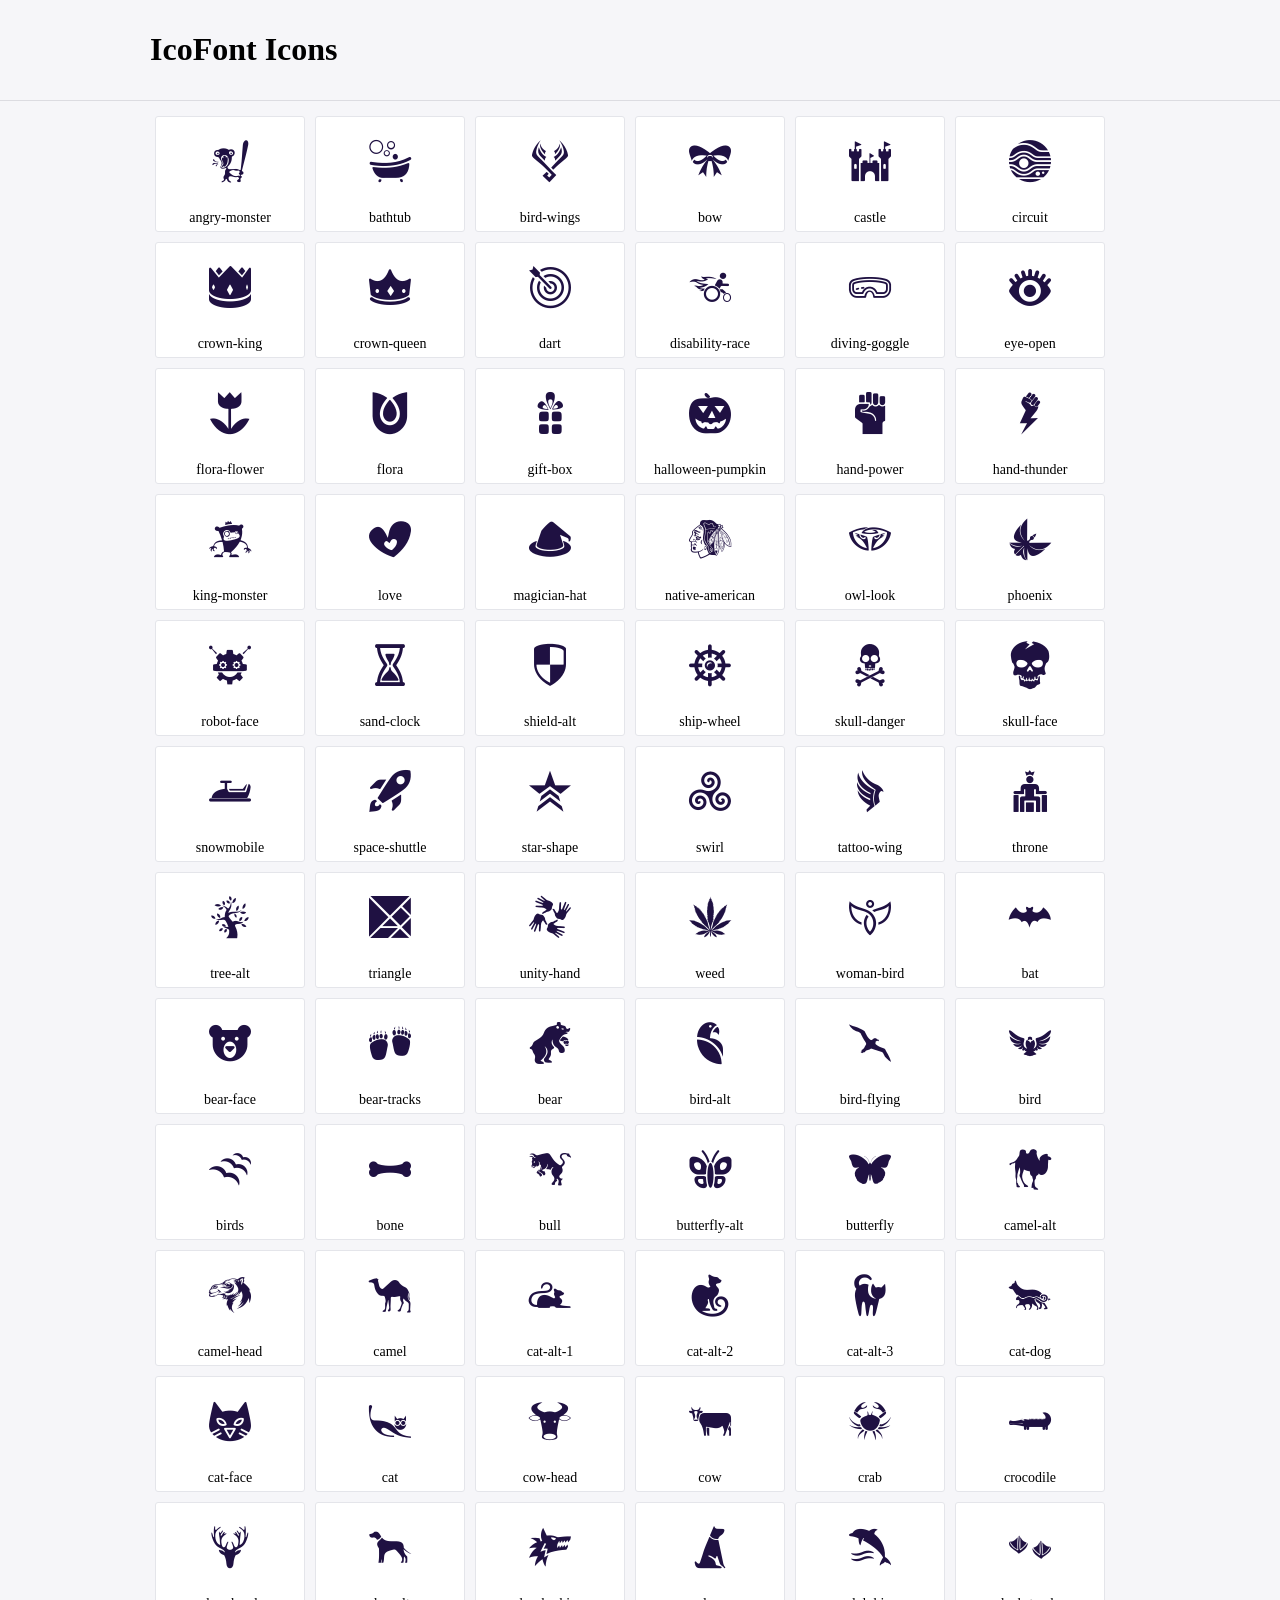
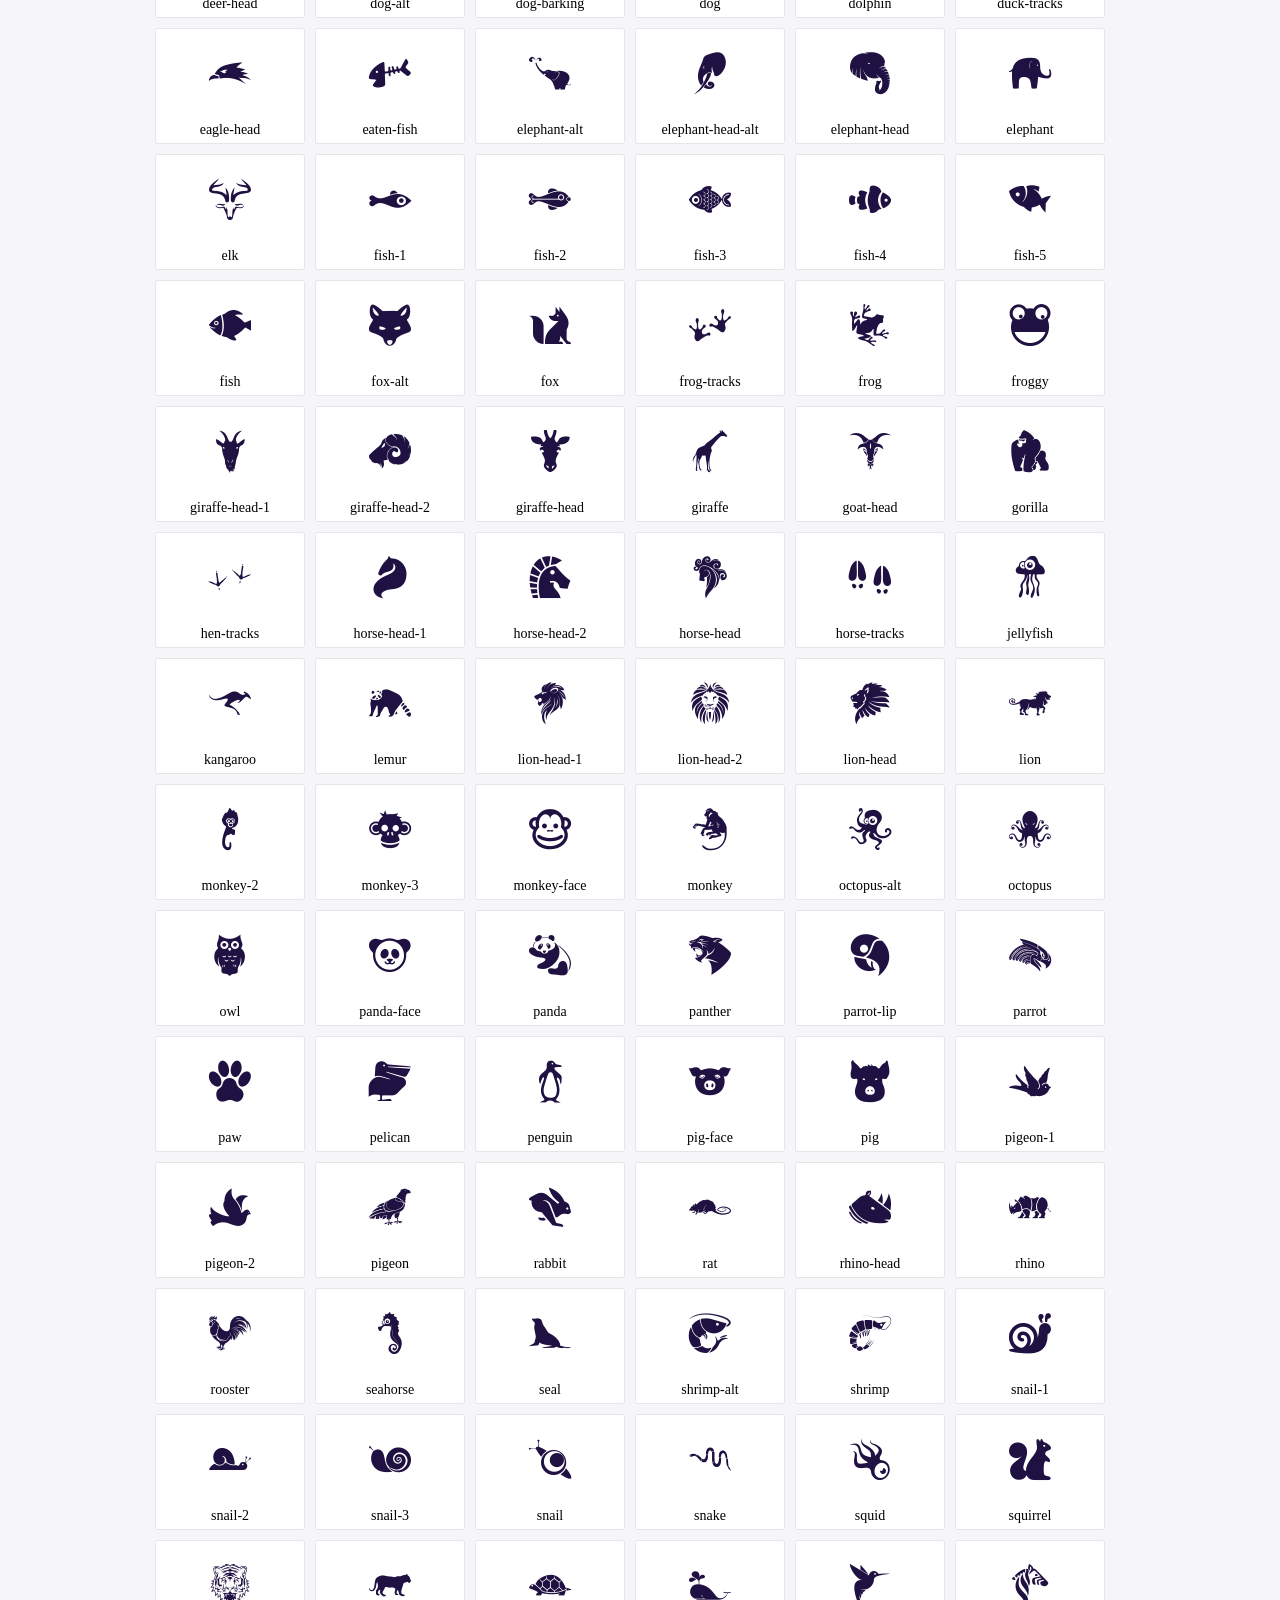
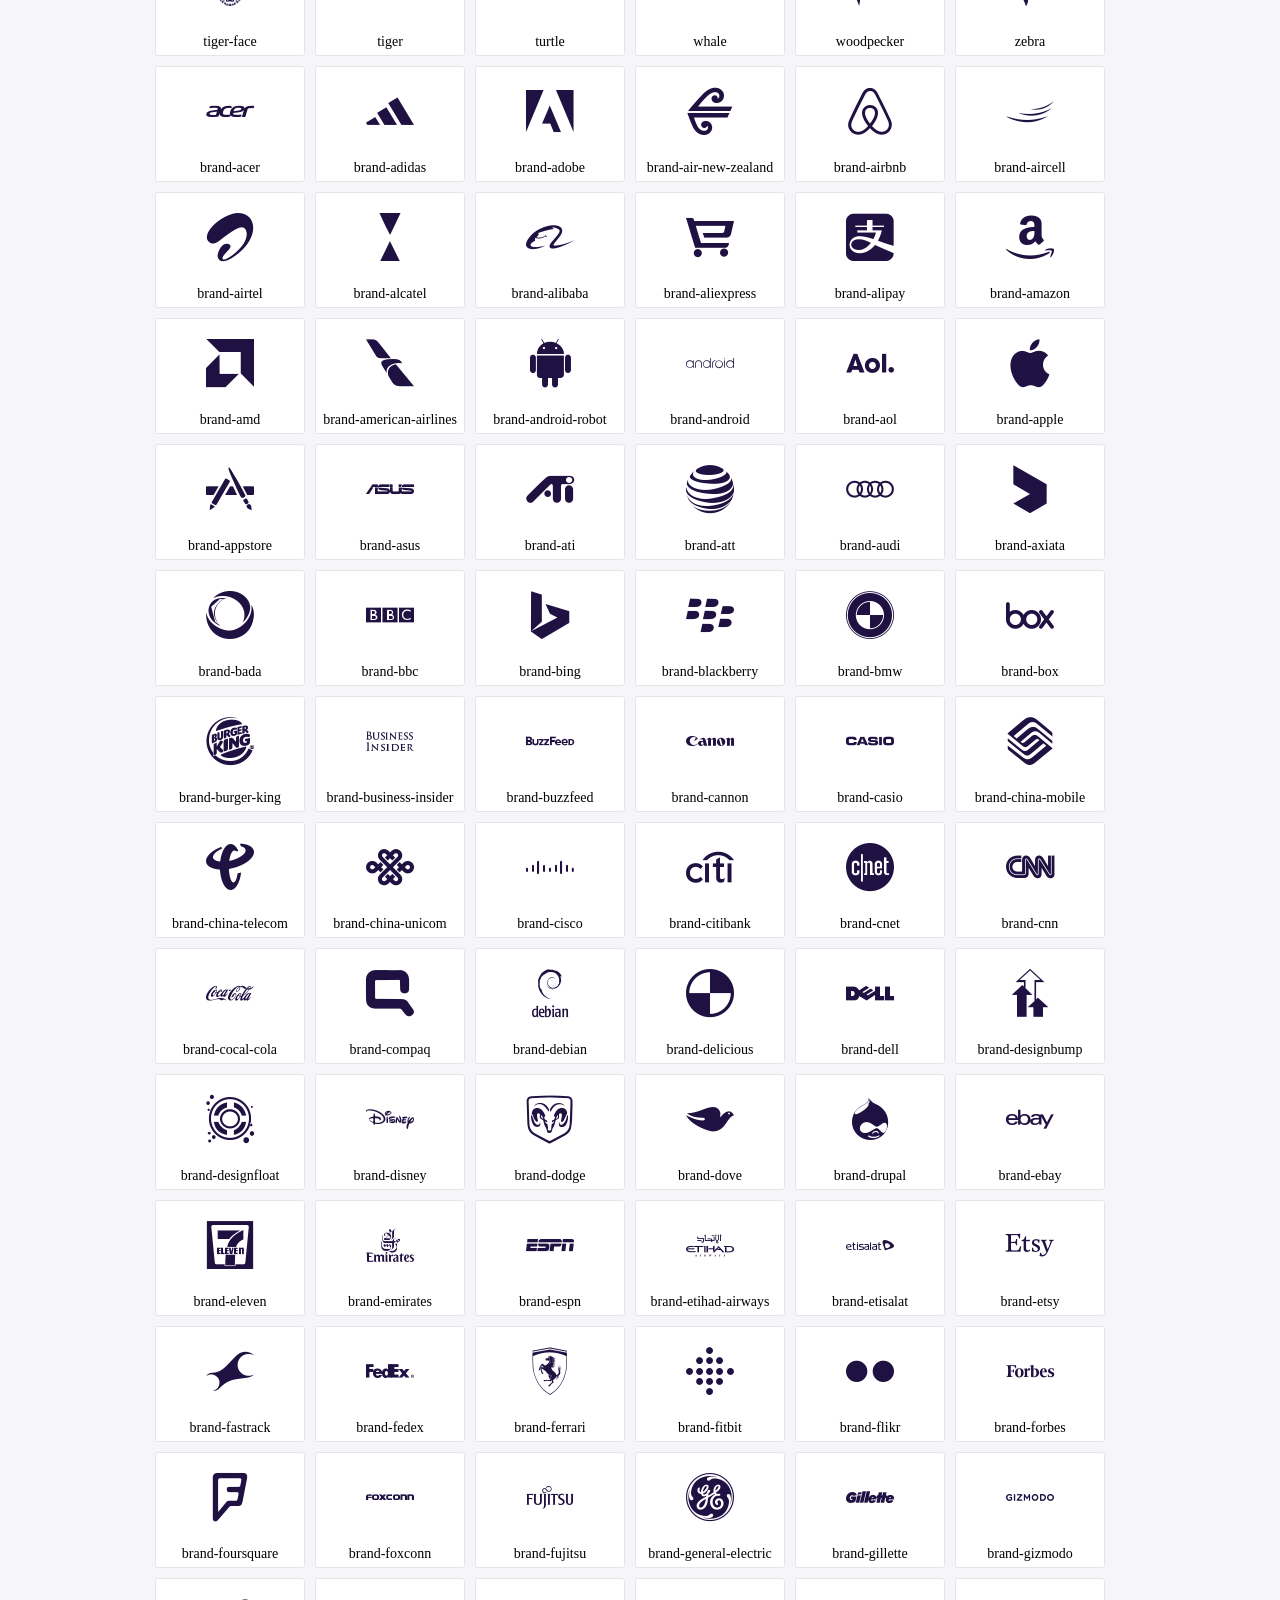
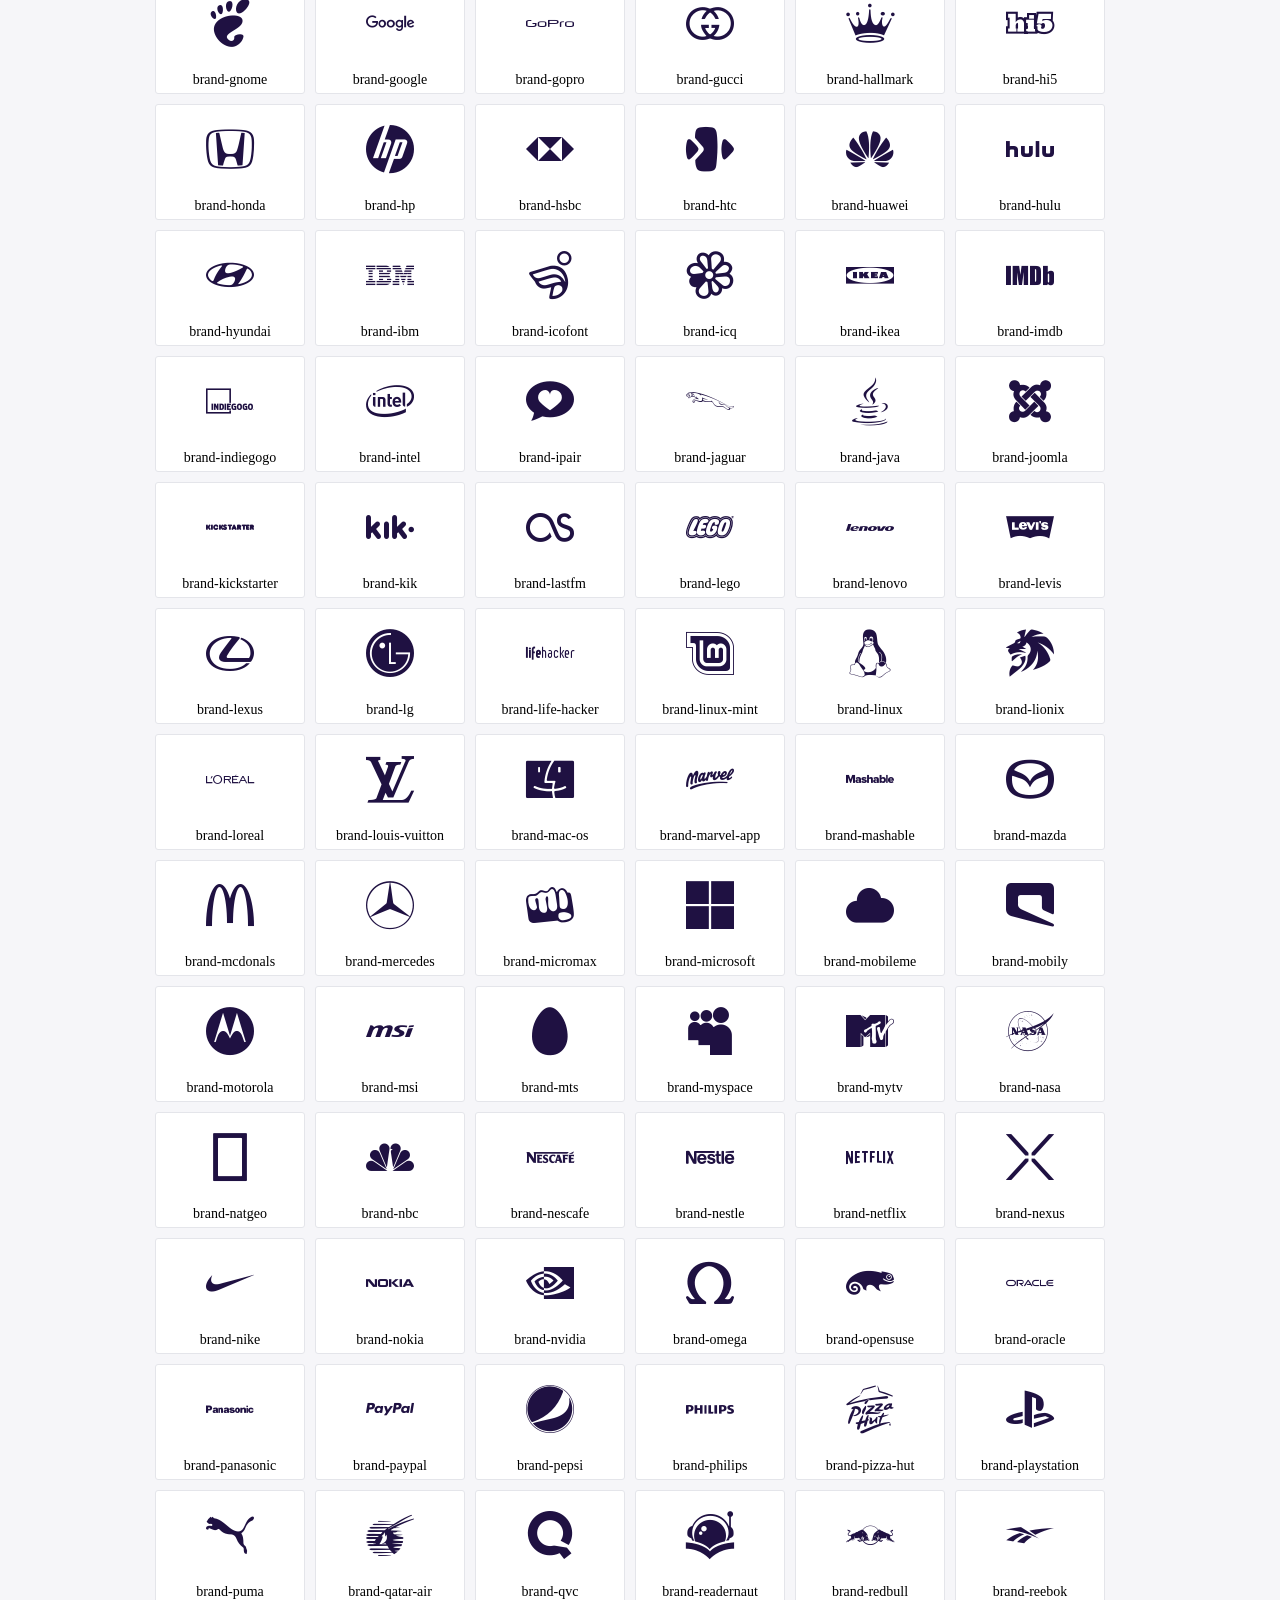
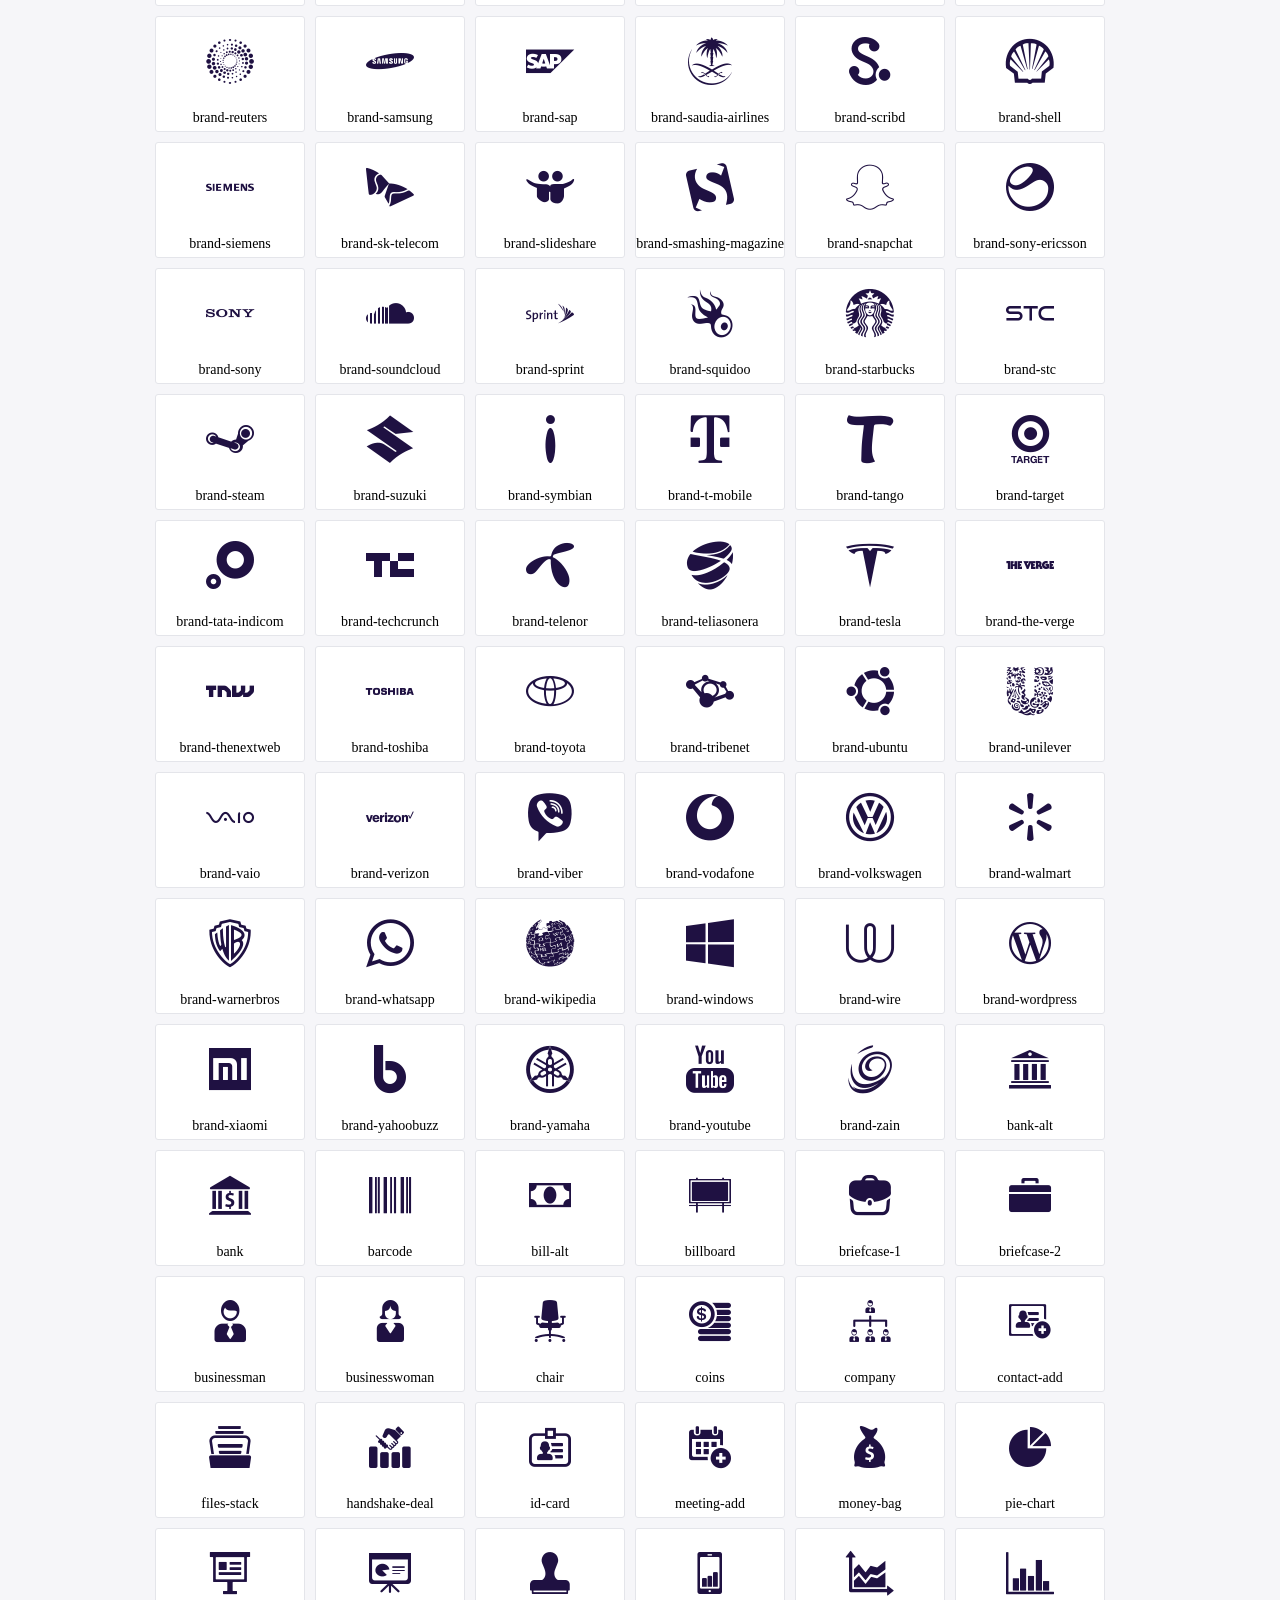
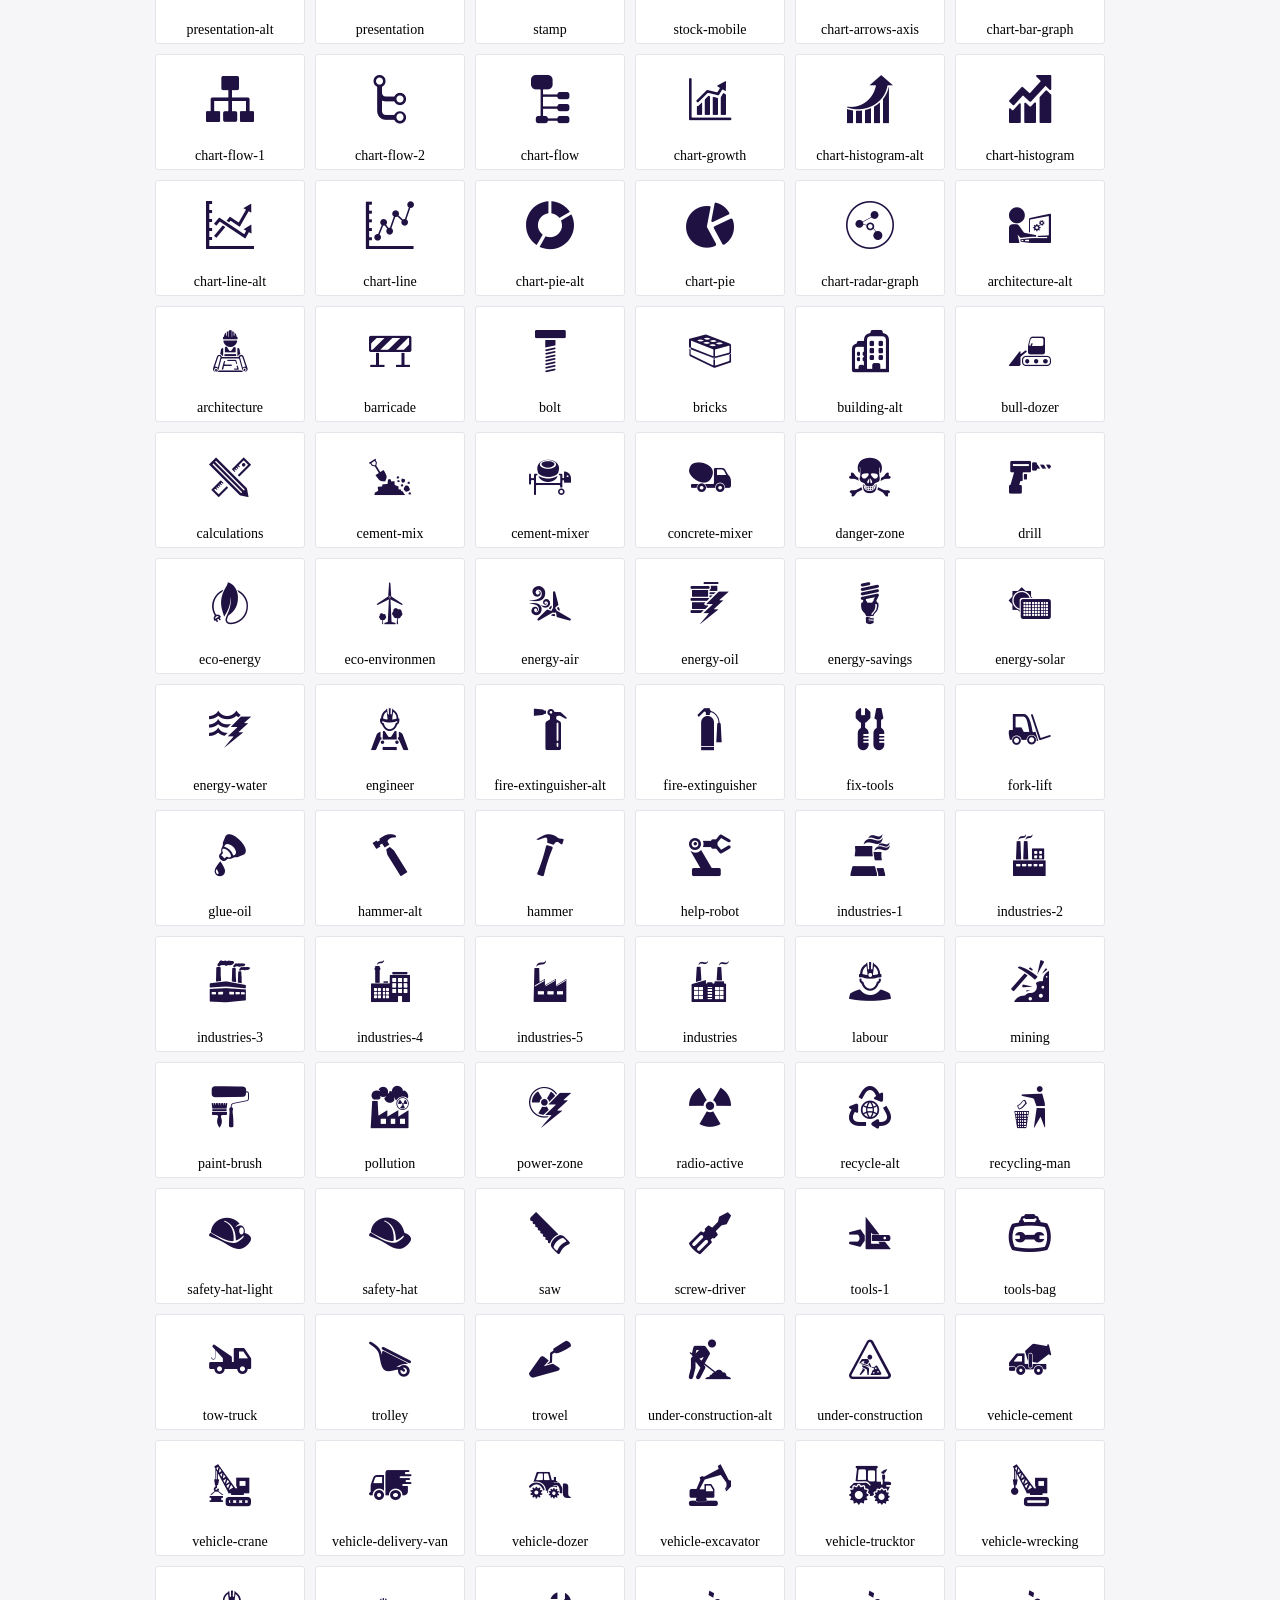
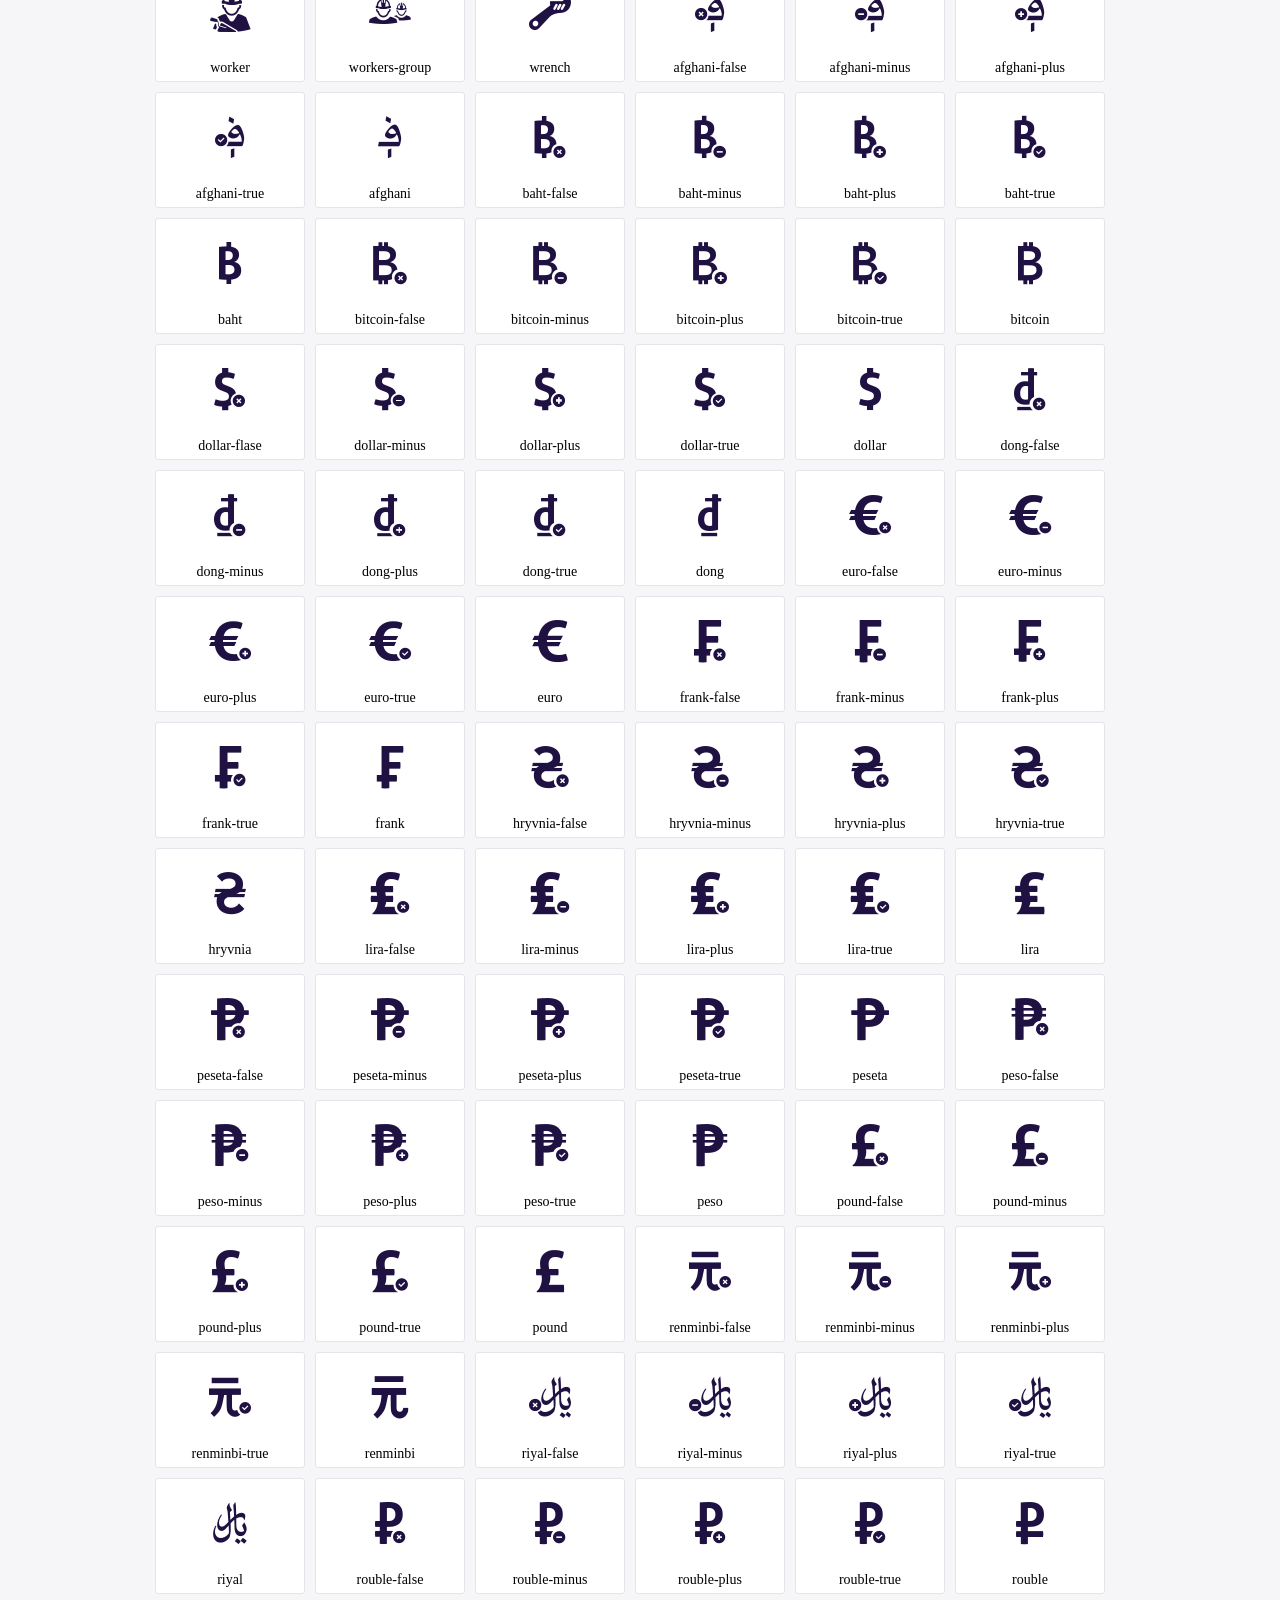
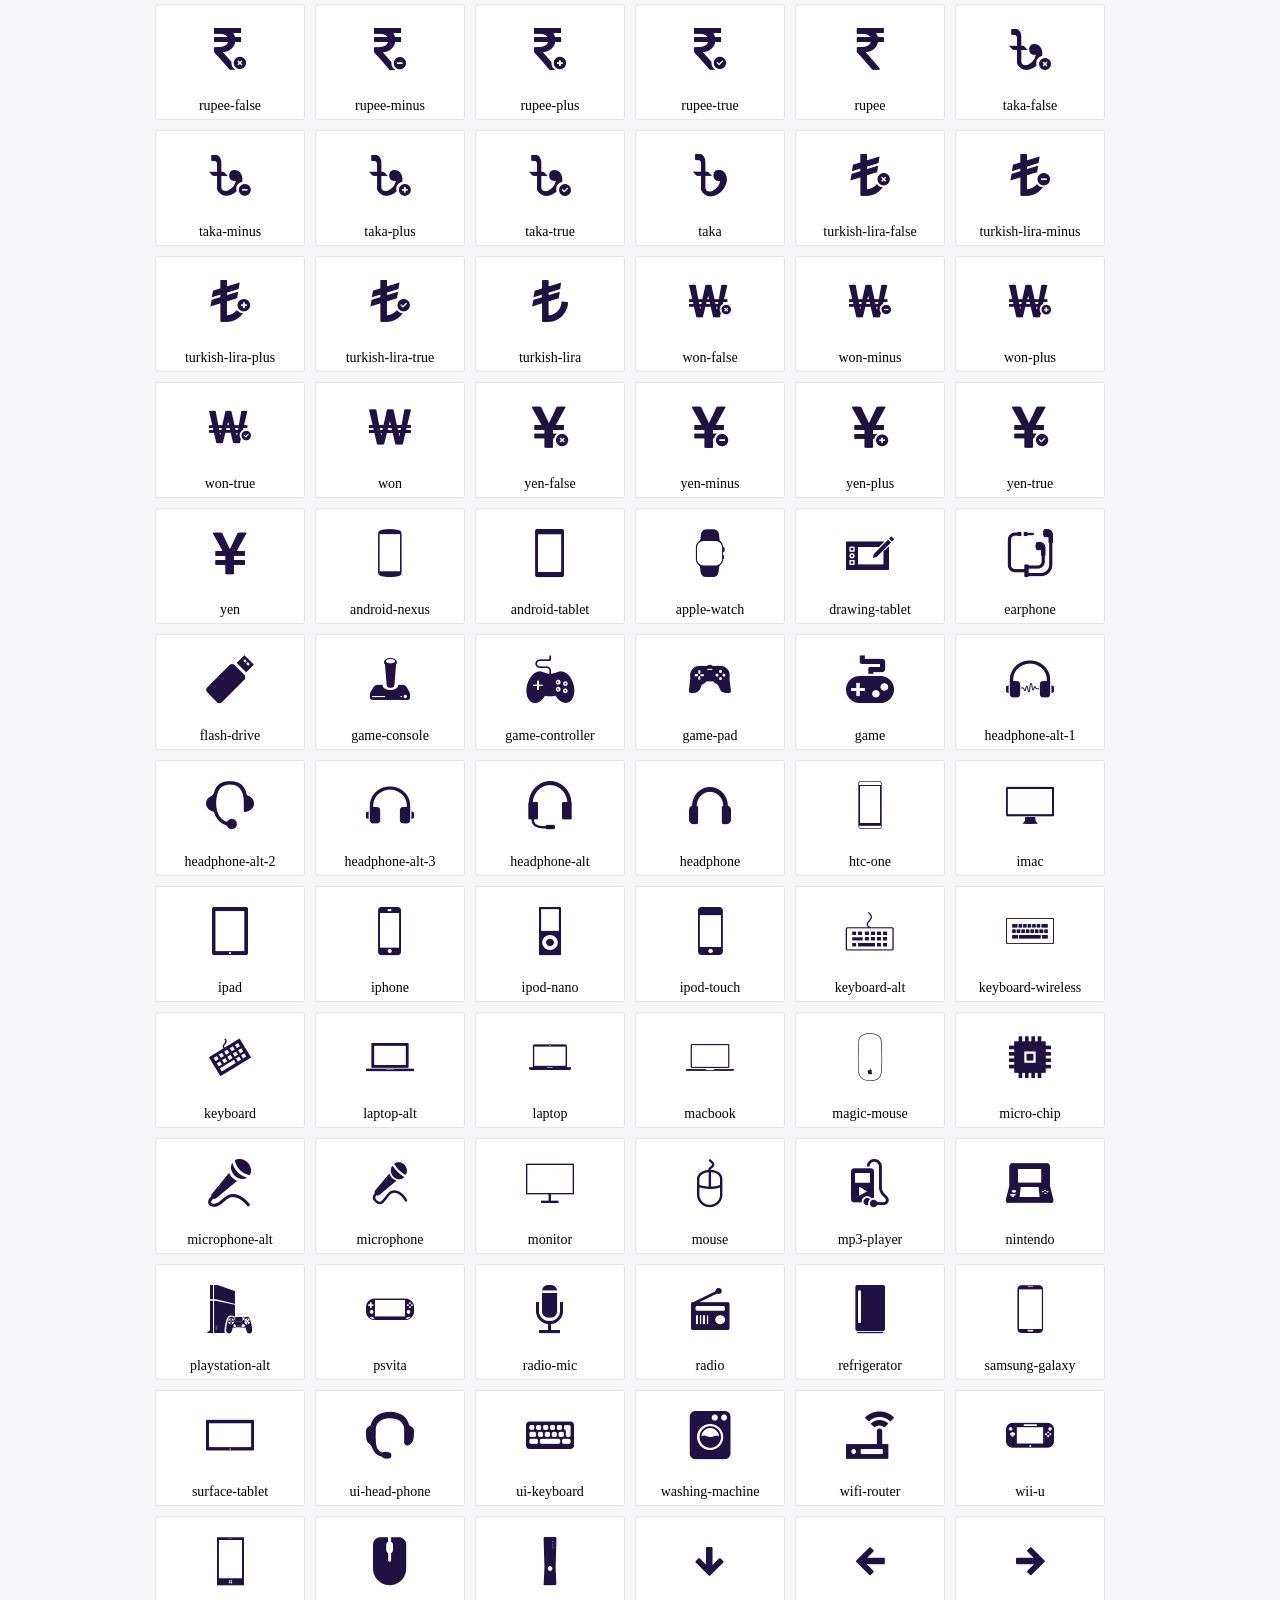
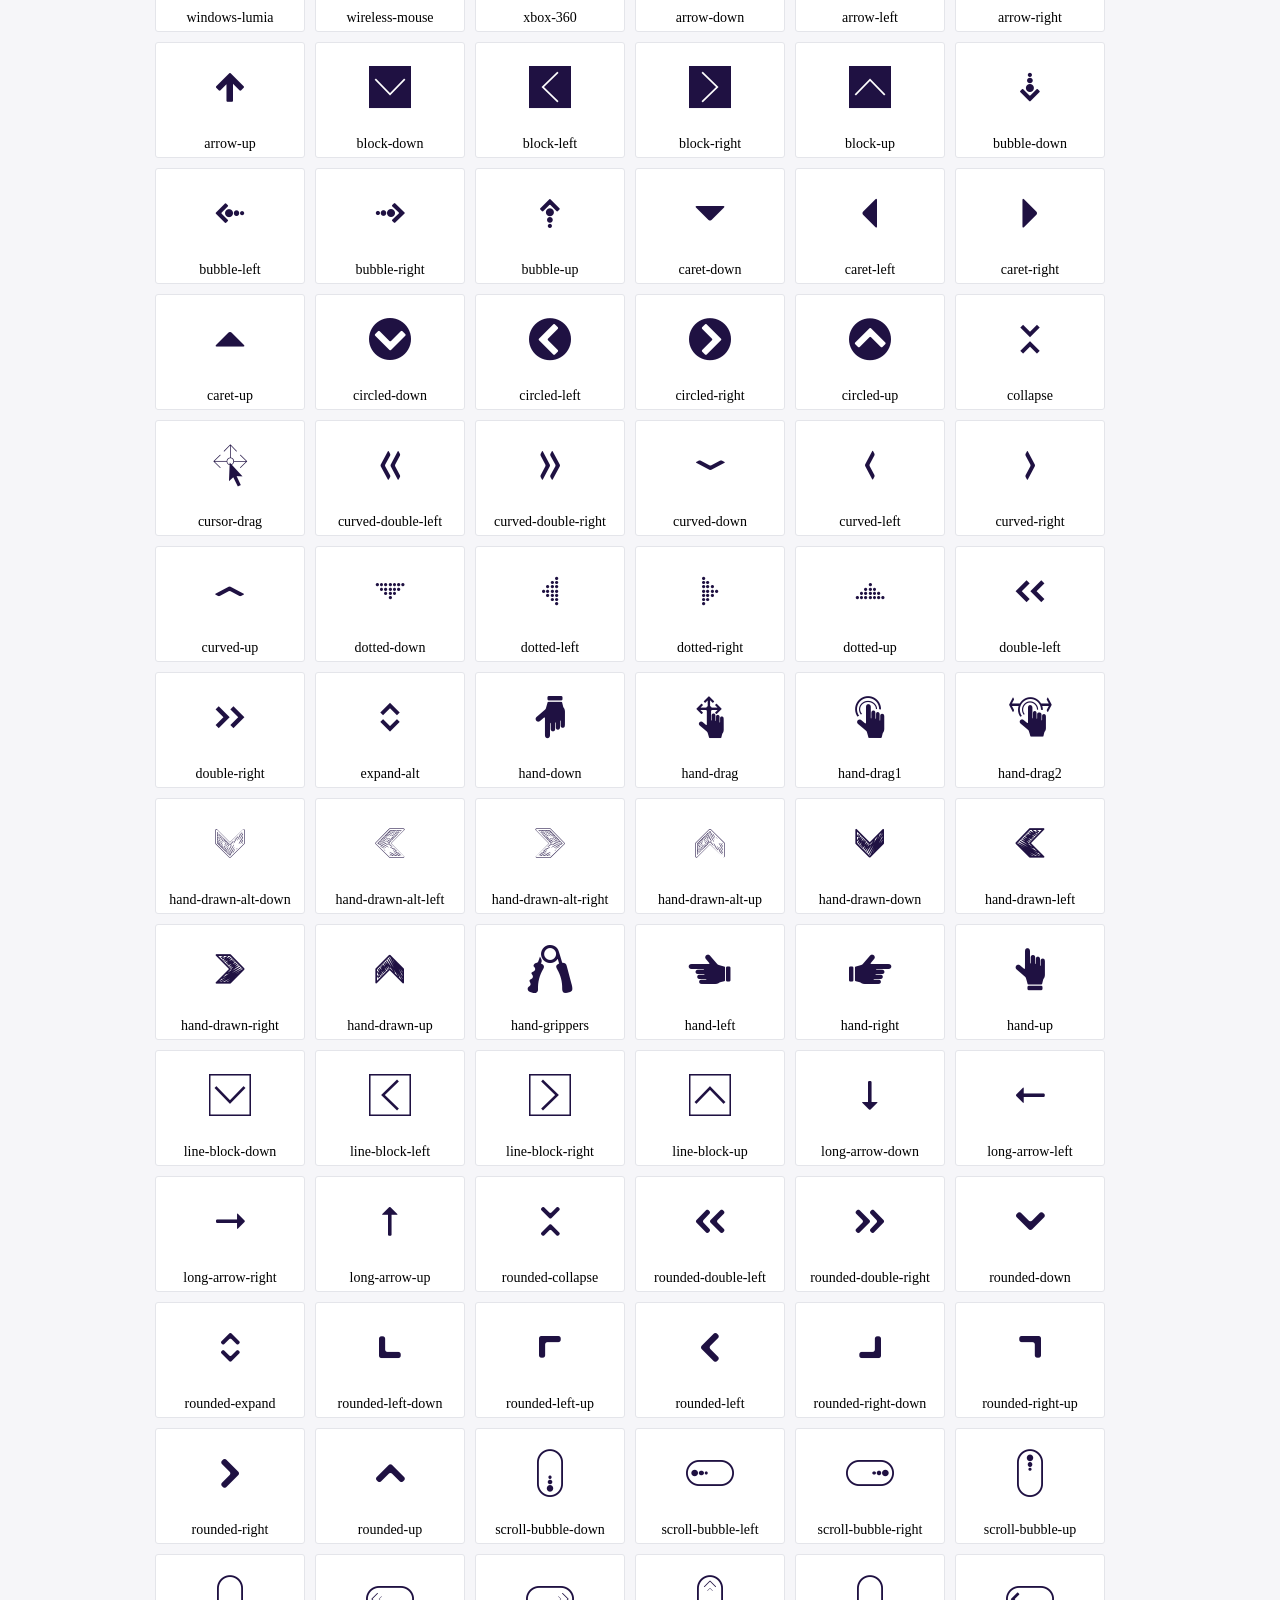
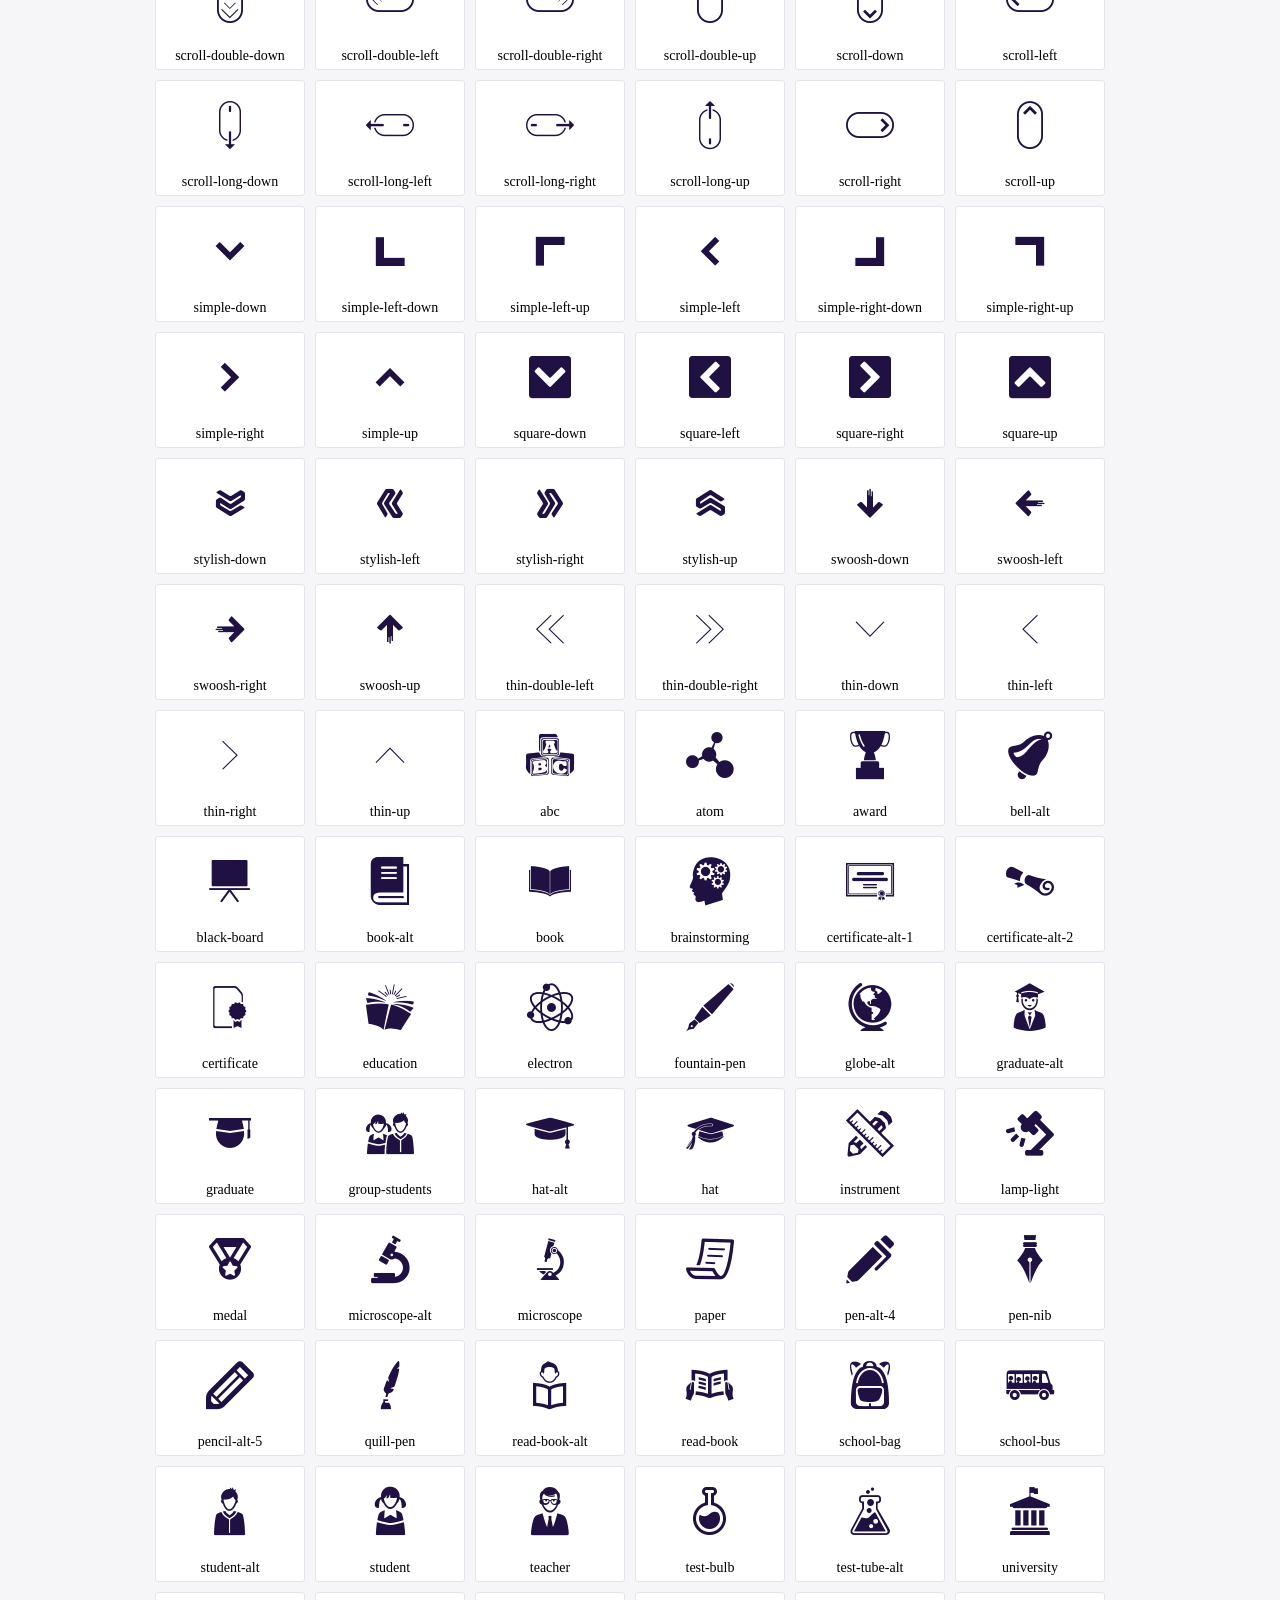
<file: fonts/icofont/demo.html>
<!DOCTYPE html>
	<html>
	<head>
		<meta charset="utf-8">
		<title>Examples | IcoFont</title>
		<link rel="stylesheet" type="text/css" href="./icofont.min.css">
		<style type="text/css">
			body {
				margin: 0;
				padding: 0;
				background: #F6F6F9;
			}
			.header {
				border-bottom: 1px solid #DCDCE1;
				padding: 10px 0;
				margin-bottom: 10px;
			}
			.container {
				width: 980px;
				margin: 0 auto;
			}
			.ico-title {
				font-size: 2em;
			}
			.iconlist {
				margin: 0;
				padding: 0;
				list-style: none;
				text-align: center;
				width: 100%;
				display: flex;
				flex-wrap: wrap;
				flex-direction: row;
			}
			.iconlist li {
				position: relative;
				margin: 5px;
				width: 150px;
				cursor: pointer;
			}
			.iconlist li .icon-holder {
				position: relative;
				text-align: center;
				border-radius: 3px;
				overflow: hidden;
				padding-bottom: 5px;
				background: #ffffff;
				border: 1px solid #E4E5EA;
				transition: all 0.2s linear 0s;
			}
			.iconlist li .icon-holder:hover {
				background: #00C3DA;
				color: #ffffff;
			}
			.iconlist li .icon-holder:hover .icon i {
				color: #ffffff;
			}
			.iconlist li .icon-holder .icon {
				padding: 20px;
				text-align: center;
			}
			.iconlist li .icon-holder .icon i {
				font-size: 3em;
				color: #1F1142;
			}
			.iconlist li .icon-holder span {
				font-size: 14px;
				display: block;
				margin-top: 5px;
				border-radius: 3px;
			}
		</style>
	</head>
	<body>
	<div class="header">
		<div class="container">
			<h1 class="ico-title"> IcoFont Icons </h1>
		</div>
	</div>
	<div class="container">
		<ul class="iconlist">
		
		<li>
			<div class="icon-holder">
				<div class="icon"> 
					<i class="icofont-angry-monster"></i>
				</div> 
				<span> angry-monster </span>
			</div>
		</li>
		
		<li>
			<div class="icon-holder">
				<div class="icon"> 
					<i class="icofont-bathtub"></i>
				</div> 
				<span> bathtub </span>
			</div>
		</li>
		
		<li>
			<div class="icon-holder">
				<div class="icon"> 
					<i class="icofont-bird-wings"></i>
				</div> 
				<span> bird-wings </span>
			</div>
		</li>
		
		<li>
			<div class="icon-holder">
				<div class="icon"> 
					<i class="icofont-bow"></i>
				</div> 
				<span> bow </span>
			</div>
		</li>
		
		<li>
			<div class="icon-holder">
				<div class="icon"> 
					<i class="icofont-castle"></i>
				</div> 
				<span> castle </span>
			</div>
		</li>
		
		<li>
			<div class="icon-holder">
				<div class="icon"> 
					<i class="icofont-circuit"></i>
				</div> 
				<span> circuit </span>
			</div>
		</li>
		
		<li>
			<div class="icon-holder">
				<div class="icon"> 
					<i class="icofont-crown-king"></i>
				</div> 
				<span> crown-king </span>
			</div>
		</li>
		
		<li>
			<div class="icon-holder">
				<div class="icon"> 
					<i class="icofont-crown-queen"></i>
				</div> 
				<span> crown-queen </span>
			</div>
		</li>
		
		<li>
			<div class="icon-holder">
				<div class="icon"> 
					<i class="icofont-dart"></i>
				</div> 
				<span> dart </span>
			</div>
		</li>
		
		<li>
			<div class="icon-holder">
				<div class="icon"> 
					<i class="icofont-disability-race"></i>
				</div> 
				<span> disability-race </span>
			</div>
		</li>
		
		<li>
			<div class="icon-holder">
				<div class="icon"> 
					<i class="icofont-diving-goggle"></i>
				</div> 
				<span> diving-goggle </span>
			</div>
		</li>
		
		<li>
			<div class="icon-holder">
				<div class="icon"> 
					<i class="icofont-eye-open"></i>
				</div> 
				<span> eye-open </span>
			</div>
		</li>
		
		<li>
			<div class="icon-holder">
				<div class="icon"> 
					<i class="icofont-flora-flower"></i>
				</div> 
				<span> flora-flower </span>
			</div>
		</li>
		
		<li>
			<div class="icon-holder">
				<div class="icon"> 
					<i class="icofont-flora"></i>
				</div> 
				<span> flora </span>
			</div>
		</li>
		
		<li>
			<div class="icon-holder">
				<div class="icon"> 
					<i class="icofont-gift-box"></i>
				</div> 
				<span> gift-box </span>
			</div>
		</li>
		
		<li>
			<div class="icon-holder">
				<div class="icon"> 
					<i class="icofont-halloween-pumpkin"></i>
				</div> 
				<span> halloween-pumpkin </span>
			</div>
		</li>
		
		<li>
			<div class="icon-holder">
				<div class="icon"> 
					<i class="icofont-hand-power"></i>
				</div> 
				<span> hand-power </span>
			</div>
		</li>
		
		<li>
			<div class="icon-holder">
				<div class="icon"> 
					<i class="icofont-hand-thunder"></i>
				</div> 
				<span> hand-thunder </span>
			</div>
		</li>
		
		<li>
			<div class="icon-holder">
				<div class="icon"> 
					<i class="icofont-king-monster"></i>
				</div> 
				<span> king-monster </span>
			</div>
		</li>
		
		<li>
			<div class="icon-holder">
				<div class="icon"> 
					<i class="icofont-love"></i>
				</div> 
				<span> love </span>
			</div>
		</li>
		
		<li>
			<div class="icon-holder">
				<div class="icon"> 
					<i class="icofont-magician-hat"></i>
				</div> 
				<span> magician-hat </span>
			</div>
		</li>
		
		<li>
			<div class="icon-holder">
				<div class="icon"> 
					<i class="icofont-native-american"></i>
				</div> 
				<span> native-american </span>
			</div>
		</li>
		
		<li>
			<div class="icon-holder">
				<div class="icon"> 
					<i class="icofont-owl-look"></i>
				</div> 
				<span> owl-look </span>
			</div>
		</li>
		
		<li>
			<div class="icon-holder">
				<div class="icon"> 
					<i class="icofont-phoenix"></i>
				</div> 
				<span> phoenix </span>
			</div>
		</li>
		
		<li>
			<div class="icon-holder">
				<div class="icon"> 
					<i class="icofont-robot-face"></i>
				</div> 
				<span> robot-face </span>
			</div>
		</li>
		
		<li>
			<div class="icon-holder">
				<div class="icon"> 
					<i class="icofont-sand-clock"></i>
				</div> 
				<span> sand-clock </span>
			</div>
		</li>
		
		<li>
			<div class="icon-holder">
				<div class="icon"> 
					<i class="icofont-shield-alt"></i>
				</div> 
				<span> shield-alt </span>
			</div>
		</li>
		
		<li>
			<div class="icon-holder">
				<div class="icon"> 
					<i class="icofont-ship-wheel"></i>
				</div> 
				<span> ship-wheel </span>
			</div>
		</li>
		
		<li>
			<div class="icon-holder">
				<div class="icon"> 
					<i class="icofont-skull-danger"></i>
				</div> 
				<span> skull-danger </span>
			</div>
		</li>
		
		<li>
			<div class="icon-holder">
				<div class="icon"> 
					<i class="icofont-skull-face"></i>
				</div> 
				<span> skull-face </span>
			</div>
		</li>
		
		<li>
			<div class="icon-holder">
				<div class="icon"> 
					<i class="icofont-snowmobile"></i>
				</div> 
				<span> snowmobile </span>
			</div>
		</li>
		
		<li>
			<div class="icon-holder">
				<div class="icon"> 
					<i class="icofont-space-shuttle"></i>
				</div> 
				<span> space-shuttle </span>
			</div>
		</li>
		
		<li>
			<div class="icon-holder">
				<div class="icon"> 
					<i class="icofont-star-shape"></i>
				</div> 
				<span> star-shape </span>
			</div>
		</li>
		
		<li>
			<div class="icon-holder">
				<div class="icon"> 
					<i class="icofont-swirl"></i>
				</div> 
				<span> swirl </span>
			</div>
		</li>
		
		<li>
			<div class="icon-holder">
				<div class="icon"> 
					<i class="icofont-tattoo-wing"></i>
				</div> 
				<span> tattoo-wing </span>
			</div>
		</li>
		
		<li>
			<div class="icon-holder">
				<div class="icon"> 
					<i class="icofont-throne"></i>
				</div> 
				<span> throne </span>
			</div>
		</li>
		
		<li>
			<div class="icon-holder">
				<div class="icon"> 
					<i class="icofont-tree-alt"></i>
				</div> 
				<span> tree-alt </span>
			</div>
		</li>
		
		<li>
			<div class="icon-holder">
				<div class="icon"> 
					<i class="icofont-triangle"></i>
				</div> 
				<span> triangle </span>
			</div>
		</li>
		
		<li>
			<div class="icon-holder">
				<div class="icon"> 
					<i class="icofont-unity-hand"></i>
				</div> 
				<span> unity-hand </span>
			</div>
		</li>
		
		<li>
			<div class="icon-holder">
				<div class="icon"> 
					<i class="icofont-weed"></i>
				</div> 
				<span> weed </span>
			</div>
		</li>
		
		<li>
			<div class="icon-holder">
				<div class="icon"> 
					<i class="icofont-woman-bird"></i>
				</div> 
				<span> woman-bird </span>
			</div>
		</li>
		
		<li>
			<div class="icon-holder">
				<div class="icon"> 
					<i class="icofont-bat"></i>
				</div> 
				<span> bat </span>
			</div>
		</li>
		
		<li>
			<div class="icon-holder">
				<div class="icon"> 
					<i class="icofont-bear-face"></i>
				</div> 
				<span> bear-face </span>
			</div>
		</li>
		
		<li>
			<div class="icon-holder">
				<div class="icon"> 
					<i class="icofont-bear-tracks"></i>
				</div> 
				<span> bear-tracks </span>
			</div>
		</li>
		
		<li>
			<div class="icon-holder">
				<div class="icon"> 
					<i class="icofont-bear"></i>
				</div> 
				<span> bear </span>
			</div>
		</li>
		
		<li>
			<div class="icon-holder">
				<div class="icon"> 
					<i class="icofont-bird-alt"></i>
				</div> 
				<span> bird-alt </span>
			</div>
		</li>
		
		<li>
			<div class="icon-holder">
				<div class="icon"> 
					<i class="icofont-bird-flying"></i>
				</div> 
				<span> bird-flying </span>
			</div>
		</li>
		
		<li>
			<div class="icon-holder">
				<div class="icon"> 
					<i class="icofont-bird"></i>
				</div> 
				<span> bird </span>
			</div>
		</li>
		
		<li>
			<div class="icon-holder">
				<div class="icon"> 
					<i class="icofont-birds"></i>
				</div> 
				<span> birds </span>
			</div>
		</li>
		
		<li>
			<div class="icon-holder">
				<div class="icon"> 
					<i class="icofont-bone"></i>
				</div> 
				<span> bone </span>
			</div>
		</li>
		
		<li>
			<div class="icon-holder">
				<div class="icon"> 
					<i class="icofont-bull"></i>
				</div> 
				<span> bull </span>
			</div>
		</li>
		
		<li>
			<div class="icon-holder">
				<div class="icon"> 
					<i class="icofont-butterfly-alt"></i>
				</div> 
				<span> butterfly-alt </span>
			</div>
		</li>
		
		<li>
			<div class="icon-holder">
				<div class="icon"> 
					<i class="icofont-butterfly"></i>
				</div> 
				<span> butterfly </span>
			</div>
		</li>
		
		<li>
			<div class="icon-holder">
				<div class="icon"> 
					<i class="icofont-camel-alt"></i>
				</div> 
				<span> camel-alt </span>
			</div>
		</li>
		
		<li>
			<div class="icon-holder">
				<div class="icon"> 
					<i class="icofont-camel-head"></i>
				</div> 
				<span> camel-head </span>
			</div>
		</li>
		
		<li>
			<div class="icon-holder">
				<div class="icon"> 
					<i class="icofont-camel"></i>
				</div> 
				<span> camel </span>
			</div>
		</li>
		
		<li>
			<div class="icon-holder">
				<div class="icon"> 
					<i class="icofont-cat-alt-1"></i>
				</div> 
				<span> cat-alt-1 </span>
			</div>
		</li>
		
		<li>
			<div class="icon-holder">
				<div class="icon"> 
					<i class="icofont-cat-alt-2"></i>
				</div> 
				<span> cat-alt-2 </span>
			</div>
		</li>
		
		<li>
			<div class="icon-holder">
				<div class="icon"> 
					<i class="icofont-cat-alt-3"></i>
				</div> 
				<span> cat-alt-3 </span>
			</div>
		</li>
		
		<li>
			<div class="icon-holder">
				<div class="icon"> 
					<i class="icofont-cat-dog"></i>
				</div> 
				<span> cat-dog </span>
			</div>
		</li>
		
		<li>
			<div class="icon-holder">
				<div class="icon"> 
					<i class="icofont-cat-face"></i>
				</div> 
				<span> cat-face </span>
			</div>
		</li>
		
		<li>
			<div class="icon-holder">
				<div class="icon"> 
					<i class="icofont-cat"></i>
				</div> 
				<span> cat </span>
			</div>
		</li>
		
		<li>
			<div class="icon-holder">
				<div class="icon"> 
					<i class="icofont-cow-head"></i>
				</div> 
				<span> cow-head </span>
			</div>
		</li>
		
		<li>
			<div class="icon-holder">
				<div class="icon"> 
					<i class="icofont-cow"></i>
				</div> 
				<span> cow </span>
			</div>
		</li>
		
		<li>
			<div class="icon-holder">
				<div class="icon"> 
					<i class="icofont-crab"></i>
				</div> 
				<span> crab </span>
			</div>
		</li>
		
		<li>
			<div class="icon-holder">
				<div class="icon"> 
					<i class="icofont-crocodile"></i>
				</div> 
				<span> crocodile </span>
			</div>
		</li>
		
		<li>
			<div class="icon-holder">
				<div class="icon"> 
					<i class="icofont-deer-head"></i>
				</div> 
				<span> deer-head </span>
			</div>
		</li>
		
		<li>
			<div class="icon-holder">
				<div class="icon"> 
					<i class="icofont-dog-alt"></i>
				</div> 
				<span> dog-alt </span>
			</div>
		</li>
		
		<li>
			<div class="icon-holder">
				<div class="icon"> 
					<i class="icofont-dog-barking"></i>
				</div> 
				<span> dog-barking </span>
			</div>
		</li>
		
		<li>
			<div class="icon-holder">
				<div class="icon"> 
					<i class="icofont-dog"></i>
				</div> 
				<span> dog </span>
			</div>
		</li>
		
		<li>
			<div class="icon-holder">
				<div class="icon"> 
					<i class="icofont-dolphin"></i>
				</div> 
				<span> dolphin </span>
			</div>
		</li>
		
		<li>
			<div class="icon-holder">
				<div class="icon"> 
					<i class="icofont-duck-tracks"></i>
				</div> 
				<span> duck-tracks </span>
			</div>
		</li>
		
		<li>
			<div class="icon-holder">
				<div class="icon"> 
					<i class="icofont-eagle-head"></i>
				</div> 
				<span> eagle-head </span>
			</div>
		</li>
		
		<li>
			<div class="icon-holder">
				<div class="icon"> 
					<i class="icofont-eaten-fish"></i>
				</div> 
				<span> eaten-fish </span>
			</div>
		</li>
		
		<li>
			<div class="icon-holder">
				<div class="icon"> 
					<i class="icofont-elephant-alt"></i>
				</div> 
				<span> elephant-alt </span>
			</div>
		</li>
		
		<li>
			<div class="icon-holder">
				<div class="icon"> 
					<i class="icofont-elephant-head-alt"></i>
				</div> 
				<span> elephant-head-alt </span>
			</div>
		</li>
		
		<li>
			<div class="icon-holder">
				<div class="icon"> 
					<i class="icofont-elephant-head"></i>
				</div> 
				<span> elephant-head </span>
			</div>
		</li>
		
		<li>
			<div class="icon-holder">
				<div class="icon"> 
					<i class="icofont-elephant"></i>
				</div> 
				<span> elephant </span>
			</div>
		</li>
		
		<li>
			<div class="icon-holder">
				<div class="icon"> 
					<i class="icofont-elk"></i>
				</div> 
				<span> elk </span>
			</div>
		</li>
		
		<li>
			<div class="icon-holder">
				<div class="icon"> 
					<i class="icofont-fish-1"></i>
				</div> 
				<span> fish-1 </span>
			</div>
		</li>
		
		<li>
			<div class="icon-holder">
				<div class="icon"> 
					<i class="icofont-fish-2"></i>
				</div> 
				<span> fish-2 </span>
			</div>
		</li>
		
		<li>
			<div class="icon-holder">
				<div class="icon"> 
					<i class="icofont-fish-3"></i>
				</div> 
				<span> fish-3 </span>
			</div>
		</li>
		
		<li>
			<div class="icon-holder">
				<div class="icon"> 
					<i class="icofont-fish-4"></i>
				</div> 
				<span> fish-4 </span>
			</div>
		</li>
		
		<li>
			<div class="icon-holder">
				<div class="icon"> 
					<i class="icofont-fish-5"></i>
				</div> 
				<span> fish-5 </span>
			</div>
		</li>
		
		<li>
			<div class="icon-holder">
				<div class="icon"> 
					<i class="icofont-fish"></i>
				</div> 
				<span> fish </span>
			</div>
		</li>
		
		<li>
			<div class="icon-holder">
				<div class="icon"> 
					<i class="icofont-fox-alt"></i>
				</div> 
				<span> fox-alt </span>
			</div>
		</li>
		
		<li>
			<div class="icon-holder">
				<div class="icon"> 
					<i class="icofont-fox"></i>
				</div> 
				<span> fox </span>
			</div>
		</li>
		
		<li>
			<div class="icon-holder">
				<div class="icon"> 
					<i class="icofont-frog-tracks"></i>
				</div> 
				<span> frog-tracks </span>
			</div>
		</li>
		
		<li>
			<div class="icon-holder">
				<div class="icon"> 
					<i class="icofont-frog"></i>
				</div> 
				<span> frog </span>
			</div>
		</li>
		
		<li>
			<div class="icon-holder">
				<div class="icon"> 
					<i class="icofont-froggy"></i>
				</div> 
				<span> froggy </span>
			</div>
		</li>
		
		<li>
			<div class="icon-holder">
				<div class="icon"> 
					<i class="icofont-giraffe-head-1"></i>
				</div> 
				<span> giraffe-head-1 </span>
			</div>
		</li>
		
		<li>
			<div class="icon-holder">
				<div class="icon"> 
					<i class="icofont-giraffe-head-2"></i>
				</div> 
				<span> giraffe-head-2 </span>
			</div>
		</li>
		
		<li>
			<div class="icon-holder">
				<div class="icon"> 
					<i class="icofont-giraffe-head"></i>
				</div> 
				<span> giraffe-head </span>
			</div>
		</li>
		
		<li>
			<div class="icon-holder">
				<div class="icon"> 
					<i class="icofont-giraffe"></i>
				</div> 
				<span> giraffe </span>
			</div>
		</li>
		
		<li>
			<div class="icon-holder">
				<div class="icon"> 
					<i class="icofont-goat-head"></i>
				</div> 
				<span> goat-head </span>
			</div>
		</li>
		
		<li>
			<div class="icon-holder">
				<div class="icon"> 
					<i class="icofont-gorilla"></i>
				</div> 
				<span> gorilla </span>
			</div>
		</li>
		
		<li>
			<div class="icon-holder">
				<div class="icon"> 
					<i class="icofont-hen-tracks"></i>
				</div> 
				<span> hen-tracks </span>
			</div>
		</li>
		
		<li>
			<div class="icon-holder">
				<div class="icon"> 
					<i class="icofont-horse-head-1"></i>
				</div> 
				<span> horse-head-1 </span>
			</div>
		</li>
		
		<li>
			<div class="icon-holder">
				<div class="icon"> 
					<i class="icofont-horse-head-2"></i>
				</div> 
				<span> horse-head-2 </span>
			</div>
		</li>
		
		<li>
			<div class="icon-holder">
				<div class="icon"> 
					<i class="icofont-horse-head"></i>
				</div> 
				<span> horse-head </span>
			</div>
		</li>
		
		<li>
			<div class="icon-holder">
				<div class="icon"> 
					<i class="icofont-horse-tracks"></i>
				</div> 
				<span> horse-tracks </span>
			</div>
		</li>
		
		<li>
			<div class="icon-holder">
				<div class="icon"> 
					<i class="icofont-jellyfish"></i>
				</div> 
				<span> jellyfish </span>
			</div>
		</li>
		
		<li>
			<div class="icon-holder">
				<div class="icon"> 
					<i class="icofont-kangaroo"></i>
				</div> 
				<span> kangaroo </span>
			</div>
		</li>
		
		<li>
			<div class="icon-holder">
				<div class="icon"> 
					<i class="icofont-lemur"></i>
				</div> 
				<span> lemur </span>
			</div>
		</li>
		
		<li>
			<div class="icon-holder">
				<div class="icon"> 
					<i class="icofont-lion-head-1"></i>
				</div> 
				<span> lion-head-1 </span>
			</div>
		</li>
		
		<li>
			<div class="icon-holder">
				<div class="icon"> 
					<i class="icofont-lion-head-2"></i>
				</div> 
				<span> lion-head-2 </span>
			</div>
		</li>
		
		<li>
			<div class="icon-holder">
				<div class="icon"> 
					<i class="icofont-lion-head"></i>
				</div> 
				<span> lion-head </span>
			</div>
		</li>
		
		<li>
			<div class="icon-holder">
				<div class="icon"> 
					<i class="icofont-lion"></i>
				</div> 
				<span> lion </span>
			</div>
		</li>
		
		<li>
			<div class="icon-holder">
				<div class="icon"> 
					<i class="icofont-monkey-2"></i>
				</div> 
				<span> monkey-2 </span>
			</div>
		</li>
		
		<li>
			<div class="icon-holder">
				<div class="icon"> 
					<i class="icofont-monkey-3"></i>
				</div> 
				<span> monkey-3 </span>
			</div>
		</li>
		
		<li>
			<div class="icon-holder">
				<div class="icon"> 
					<i class="icofont-monkey-face"></i>
				</div> 
				<span> monkey-face </span>
			</div>
		</li>
		
		<li>
			<div class="icon-holder">
				<div class="icon"> 
					<i class="icofont-monkey"></i>
				</div> 
				<span> monkey </span>
			</div>
		</li>
		
		<li>
			<div class="icon-holder">
				<div class="icon"> 
					<i class="icofont-octopus-alt"></i>
				</div> 
				<span> octopus-alt </span>
			</div>
		</li>
		
		<li>
			<div class="icon-holder">
				<div class="icon"> 
					<i class="icofont-octopus"></i>
				</div> 
				<span> octopus </span>
			</div>
		</li>
		
		<li>
			<div class="icon-holder">
				<div class="icon"> 
					<i class="icofont-owl"></i>
				</div> 
				<span> owl </span>
			</div>
		</li>
		
		<li>
			<div class="icon-holder">
				<div class="icon"> 
					<i class="icofont-panda-face"></i>
				</div> 
				<span> panda-face </span>
			</div>
		</li>
		
		<li>
			<div class="icon-holder">
				<div class="icon"> 
					<i class="icofont-panda"></i>
				</div> 
				<span> panda </span>
			</div>
		</li>
		
		<li>
			<div class="icon-holder">
				<div class="icon"> 
					<i class="icofont-panther"></i>
				</div> 
				<span> panther </span>
			</div>
		</li>
		
		<li>
			<div class="icon-holder">
				<div class="icon"> 
					<i class="icofont-parrot-lip"></i>
				</div> 
				<span> parrot-lip </span>
			</div>
		</li>
		
		<li>
			<div class="icon-holder">
				<div class="icon"> 
					<i class="icofont-parrot"></i>
				</div> 
				<span> parrot </span>
			</div>
		</li>
		
		<li>
			<div class="icon-holder">
				<div class="icon"> 
					<i class="icofont-paw"></i>
				</div> 
				<span> paw </span>
			</div>
		</li>
		
		<li>
			<div class="icon-holder">
				<div class="icon"> 
					<i class="icofont-pelican"></i>
				</div> 
				<span> pelican </span>
			</div>
		</li>
		
		<li>
			<div class="icon-holder">
				<div class="icon"> 
					<i class="icofont-penguin"></i>
				</div> 
				<span> penguin </span>
			</div>
		</li>
		
		<li>
			<div class="icon-holder">
				<div class="icon"> 
					<i class="icofont-pig-face"></i>
				</div> 
				<span> pig-face </span>
			</div>
		</li>
		
		<li>
			<div class="icon-holder">
				<div class="icon"> 
					<i class="icofont-pig"></i>
				</div> 
				<span> pig </span>
			</div>
		</li>
		
		<li>
			<div class="icon-holder">
				<div class="icon"> 
					<i class="icofont-pigeon-1"></i>
				</div> 
				<span> pigeon-1 </span>
			</div>
		</li>
		
		<li>
			<div class="icon-holder">
				<div class="icon"> 
					<i class="icofont-pigeon-2"></i>
				</div> 
				<span> pigeon-2 </span>
			</div>
		</li>
		
		<li>
			<div class="icon-holder">
				<div class="icon"> 
					<i class="icofont-pigeon"></i>
				</div> 
				<span> pigeon </span>
			</div>
		</li>
		
		<li>
			<div class="icon-holder">
				<div class="icon"> 
					<i class="icofont-rabbit"></i>
				</div> 
				<span> rabbit </span>
			</div>
		</li>
		
		<li>
			<div class="icon-holder">
				<div class="icon"> 
					<i class="icofont-rat"></i>
				</div> 
				<span> rat </span>
			</div>
		</li>
		
		<li>
			<div class="icon-holder">
				<div class="icon"> 
					<i class="icofont-rhino-head"></i>
				</div> 
				<span> rhino-head </span>
			</div>
		</li>
		
		<li>
			<div class="icon-holder">
				<div class="icon"> 
					<i class="icofont-rhino"></i>
				</div> 
				<span> rhino </span>
			</div>
		</li>
		
		<li>
			<div class="icon-holder">
				<div class="icon"> 
					<i class="icofont-rooster"></i>
				</div> 
				<span> rooster </span>
			</div>
		</li>
		
		<li>
			<div class="icon-holder">
				<div class="icon"> 
					<i class="icofont-seahorse"></i>
				</div> 
				<span> seahorse </span>
			</div>
		</li>
		
		<li>
			<div class="icon-holder">
				<div class="icon"> 
					<i class="icofont-seal"></i>
				</div> 
				<span> seal </span>
			</div>
		</li>
		
		<li>
			<div class="icon-holder">
				<div class="icon"> 
					<i class="icofont-shrimp-alt"></i>
				</div> 
				<span> shrimp-alt </span>
			</div>
		</li>
		
		<li>
			<div class="icon-holder">
				<div class="icon"> 
					<i class="icofont-shrimp"></i>
				</div> 
				<span> shrimp </span>
			</div>
		</li>
		
		<li>
			<div class="icon-holder">
				<div class="icon"> 
					<i class="icofont-snail-1"></i>
				</div> 
				<span> snail-1 </span>
			</div>
		</li>
		
		<li>
			<div class="icon-holder">
				<div class="icon"> 
					<i class="icofont-snail-2"></i>
				</div> 
				<span> snail-2 </span>
			</div>
		</li>
		
		<li>
			<div class="icon-holder">
				<div class="icon"> 
					<i class="icofont-snail-3"></i>
				</div> 
				<span> snail-3 </span>
			</div>
		</li>
		
		<li>
			<div class="icon-holder">
				<div class="icon"> 
					<i class="icofont-snail"></i>
				</div> 
				<span> snail </span>
			</div>
		</li>
		
		<li>
			<div class="icon-holder">
				<div class="icon"> 
					<i class="icofont-snake"></i>
				</div> 
				<span> snake </span>
			</div>
		</li>
		
		<li>
			<div class="icon-holder">
				<div class="icon"> 
					<i class="icofont-squid"></i>
				</div> 
				<span> squid </span>
			</div>
		</li>
		
		<li>
			<div class="icon-holder">
				<div class="icon"> 
					<i class="icofont-squirrel"></i>
				</div> 
				<span> squirrel </span>
			</div>
		</li>
		
		<li>
			<div class="icon-holder">
				<div class="icon"> 
					<i class="icofont-tiger-face"></i>
				</div> 
				<span> tiger-face </span>
			</div>
		</li>
		
		<li>
			<div class="icon-holder">
				<div class="icon"> 
					<i class="icofont-tiger"></i>
				</div> 
				<span> tiger </span>
			</div>
		</li>
		
		<li>
			<div class="icon-holder">
				<div class="icon"> 
					<i class="icofont-turtle"></i>
				</div> 
				<span> turtle </span>
			</div>
		</li>
		
		<li>
			<div class="icon-holder">
				<div class="icon"> 
					<i class="icofont-whale"></i>
				</div> 
				<span> whale </span>
			</div>
		</li>
		
		<li>
			<div class="icon-holder">
				<div class="icon"> 
					<i class="icofont-woodpecker"></i>
				</div> 
				<span> woodpecker </span>
			</div>
		</li>
		
		<li>
			<div class="icon-holder">
				<div class="icon"> 
					<i class="icofont-zebra"></i>
				</div> 
				<span> zebra </span>
			</div>
		</li>
		
		<li>
			<div class="icon-holder">
				<div class="icon"> 
					<i class="icofont-brand-acer"></i>
				</div> 
				<span> brand-acer </span>
			</div>
		</li>
		
		<li>
			<div class="icon-holder">
				<div class="icon"> 
					<i class="icofont-brand-adidas"></i>
				</div> 
				<span> brand-adidas </span>
			</div>
		</li>
		
		<li>
			<div class="icon-holder">
				<div class="icon"> 
					<i class="icofont-brand-adobe"></i>
				</div> 
				<span> brand-adobe </span>
			</div>
		</li>
		
		<li>
			<div class="icon-holder">
				<div class="icon"> 
					<i class="icofont-brand-air-new-zealand"></i>
				</div> 
				<span> brand-air-new-zealand </span>
			</div>
		</li>
		
		<li>
			<div class="icon-holder">
				<div class="icon"> 
					<i class="icofont-brand-airbnb"></i>
				</div> 
				<span> brand-airbnb </span>
			</div>
		</li>
		
		<li>
			<div class="icon-holder">
				<div class="icon"> 
					<i class="icofont-brand-aircell"></i>
				</div> 
				<span> brand-aircell </span>
			</div>
		</li>
		
		<li>
			<div class="icon-holder">
				<div class="icon"> 
					<i class="icofont-brand-airtel"></i>
				</div> 
				<span> brand-airtel </span>
			</div>
		</li>
		
		<li>
			<div class="icon-holder">
				<div class="icon"> 
					<i class="icofont-brand-alcatel"></i>
				</div> 
				<span> brand-alcatel </span>
			</div>
		</li>
		
		<li>
			<div class="icon-holder">
				<div class="icon"> 
					<i class="icofont-brand-alibaba"></i>
				</div> 
				<span> brand-alibaba </span>
			</div>
		</li>
		
		<li>
			<div class="icon-holder">
				<div class="icon"> 
					<i class="icofont-brand-aliexpress"></i>
				</div> 
				<span> brand-aliexpress </span>
			</div>
		</li>
		
		<li>
			<div class="icon-holder">
				<div class="icon"> 
					<i class="icofont-brand-alipay"></i>
				</div> 
				<span> brand-alipay </span>
			</div>
		</li>
		
		<li>
			<div class="icon-holder">
				<div class="icon"> 
					<i class="icofont-brand-amazon"></i>
				</div> 
				<span> brand-amazon </span>
			</div>
		</li>
		
		<li>
			<div class="icon-holder">
				<div class="icon"> 
					<i class="icofont-brand-amd"></i>
				</div> 
				<span> brand-amd </span>
			</div>
		</li>
		
		<li>
			<div class="icon-holder">
				<div class="icon"> 
					<i class="icofont-brand-american-airlines"></i>
				</div> 
				<span> brand-american-airlines </span>
			</div>
		</li>
		
		<li>
			<div class="icon-holder">
				<div class="icon"> 
					<i class="icofont-brand-android-robot"></i>
				</div> 
				<span> brand-android-robot </span>
			</div>
		</li>
		
		<li>
			<div class="icon-holder">
				<div class="icon"> 
					<i class="icofont-brand-android"></i>
				</div> 
				<span> brand-android </span>
			</div>
		</li>
		
		<li>
			<div class="icon-holder">
				<div class="icon"> 
					<i class="icofont-brand-aol"></i>
				</div> 
				<span> brand-aol </span>
			</div>
		</li>
		
		<li>
			<div class="icon-holder">
				<div class="icon"> 
					<i class="icofont-brand-apple"></i>
				</div> 
				<span> brand-apple </span>
			</div>
		</li>
		
		<li>
			<div class="icon-holder">
				<div class="icon"> 
					<i class="icofont-brand-appstore"></i>
				</div> 
				<span> brand-appstore </span>
			</div>
		</li>
		
		<li>
			<div class="icon-holder">
				<div class="icon"> 
					<i class="icofont-brand-asus"></i>
				</div> 
				<span> brand-asus </span>
			</div>
		</li>
		
		<li>
			<div class="icon-holder">
				<div class="icon"> 
					<i class="icofont-brand-ati"></i>
				</div> 
				<span> brand-ati </span>
			</div>
		</li>
		
		<li>
			<div class="icon-holder">
				<div class="icon"> 
					<i class="icofont-brand-att"></i>
				</div> 
				<span> brand-att </span>
			</div>
		</li>
		
		<li>
			<div class="icon-holder">
				<div class="icon"> 
					<i class="icofont-brand-audi"></i>
				</div> 
				<span> brand-audi </span>
			</div>
		</li>
		
		<li>
			<div class="icon-holder">
				<div class="icon"> 
					<i class="icofont-brand-axiata"></i>
				</div> 
				<span> brand-axiata </span>
			</div>
		</li>
		
		<li>
			<div class="icon-holder">
				<div class="icon"> 
					<i class="icofont-brand-bada"></i>
				</div> 
				<span> brand-bada </span>
			</div>
		</li>
		
		<li>
			<div class="icon-holder">
				<div class="icon"> 
					<i class="icofont-brand-bbc"></i>
				</div> 
				<span> brand-bbc </span>
			</div>
		</li>
		
		<li>
			<div class="icon-holder">
				<div class="icon"> 
					<i class="icofont-brand-bing"></i>
				</div> 
				<span> brand-bing </span>
			</div>
		</li>
		
		<li>
			<div class="icon-holder">
				<div class="icon"> 
					<i class="icofont-brand-blackberry"></i>
				</div> 
				<span> brand-blackberry </span>
			</div>
		</li>
		
		<li>
			<div class="icon-holder">
				<div class="icon"> 
					<i class="icofont-brand-bmw"></i>
				</div> 
				<span> brand-bmw </span>
			</div>
		</li>
		
		<li>
			<div class="icon-holder">
				<div class="icon"> 
					<i class="icofont-brand-box"></i>
				</div> 
				<span> brand-box </span>
			</div>
		</li>
		
		<li>
			<div class="icon-holder">
				<div class="icon"> 
					<i class="icofont-brand-burger-king"></i>
				</div> 
				<span> brand-burger-king </span>
			</div>
		</li>
		
		<li>
			<div class="icon-holder">
				<div class="icon"> 
					<i class="icofont-brand-business-insider"></i>
				</div> 
				<span> brand-business-insider </span>
			</div>
		</li>
		
		<li>
			<div class="icon-holder">
				<div class="icon"> 
					<i class="icofont-brand-buzzfeed"></i>
				</div> 
				<span> brand-buzzfeed </span>
			</div>
		</li>
		
		<li>
			<div class="icon-holder">
				<div class="icon"> 
					<i class="icofont-brand-cannon"></i>
				</div> 
				<span> brand-cannon </span>
			</div>
		</li>
		
		<li>
			<div class="icon-holder">
				<div class="icon"> 
					<i class="icofont-brand-casio"></i>
				</div> 
				<span> brand-casio </span>
			</div>
		</li>
		
		<li>
			<div class="icon-holder">
				<div class="icon"> 
					<i class="icofont-brand-china-mobile"></i>
				</div> 
				<span> brand-china-mobile </span>
			</div>
		</li>
		
		<li>
			<div class="icon-holder">
				<div class="icon"> 
					<i class="icofont-brand-china-telecom"></i>
				</div> 
				<span> brand-china-telecom </span>
			</div>
		</li>
		
		<li>
			<div class="icon-holder">
				<div class="icon"> 
					<i class="icofont-brand-china-unicom"></i>
				</div> 
				<span> brand-china-unicom </span>
			</div>
		</li>
		
		<li>
			<div class="icon-holder">
				<div class="icon"> 
					<i class="icofont-brand-cisco"></i>
				</div> 
				<span> brand-cisco </span>
			</div>
		</li>
		
		<li>
			<div class="icon-holder">
				<div class="icon"> 
					<i class="icofont-brand-citibank"></i>
				</div> 
				<span> brand-citibank </span>
			</div>
		</li>
		
		<li>
			<div class="icon-holder">
				<div class="icon"> 
					<i class="icofont-brand-cnet"></i>
				</div> 
				<span> brand-cnet </span>
			</div>
		</li>
		
		<li>
			<div class="icon-holder">
				<div class="icon"> 
					<i class="icofont-brand-cnn"></i>
				</div> 
				<span> brand-cnn </span>
			</div>
		</li>
		
		<li>
			<div class="icon-holder">
				<div class="icon"> 
					<i class="icofont-brand-cocal-cola"></i>
				</div> 
				<span> brand-cocal-cola </span>
			</div>
		</li>
		
		<li>
			<div class="icon-holder">
				<div class="icon"> 
					<i class="icofont-brand-compaq"></i>
				</div> 
				<span> brand-compaq </span>
			</div>
		</li>
		
		<li>
			<div class="icon-holder">
				<div class="icon"> 
					<i class="icofont-brand-debian"></i>
				</div> 
				<span> brand-debian </span>
			</div>
		</li>
		
		<li>
			<div class="icon-holder">
				<div class="icon"> 
					<i class="icofont-brand-delicious"></i>
				</div> 
				<span> brand-delicious </span>
			</div>
		</li>
		
		<li>
			<div class="icon-holder">
				<div class="icon"> 
					<i class="icofont-brand-dell"></i>
				</div> 
				<span> brand-dell </span>
			</div>
		</li>
		
		<li>
			<div class="icon-holder">
				<div class="icon"> 
					<i class="icofont-brand-designbump"></i>
				</div> 
				<span> brand-designbump </span>
			</div>
		</li>
		
		<li>
			<div class="icon-holder">
				<div class="icon"> 
					<i class="icofont-brand-designfloat"></i>
				</div> 
				<span> brand-designfloat </span>
			</div>
		</li>
		
		<li>
			<div class="icon-holder">
				<div class="icon"> 
					<i class="icofont-brand-disney"></i>
				</div> 
				<span> brand-disney </span>
			</div>
		</li>
		
		<li>
			<div class="icon-holder">
				<div class="icon"> 
					<i class="icofont-brand-dodge"></i>
				</div> 
				<span> brand-dodge </span>
			</div>
		</li>
		
		<li>
			<div class="icon-holder">
				<div class="icon"> 
					<i class="icofont-brand-dove"></i>
				</div> 
				<span> brand-dove </span>
			</div>
		</li>
		
		<li>
			<div class="icon-holder">
				<div class="icon"> 
					<i class="icofont-brand-drupal"></i>
				</div> 
				<span> brand-drupal </span>
			</div>
		</li>
		
		<li>
			<div class="icon-holder">
				<div class="icon"> 
					<i class="icofont-brand-ebay"></i>
				</div> 
				<span> brand-ebay </span>
			</div>
		</li>
		
		<li>
			<div class="icon-holder">
				<div class="icon"> 
					<i class="icofont-brand-eleven"></i>
				</div> 
				<span> brand-eleven </span>
			</div>
		</li>
		
		<li>
			<div class="icon-holder">
				<div class="icon"> 
					<i class="icofont-brand-emirates"></i>
				</div> 
				<span> brand-emirates </span>
			</div>
		</li>
		
		<li>
			<div class="icon-holder">
				<div class="icon"> 
					<i class="icofont-brand-espn"></i>
				</div> 
				<span> brand-espn </span>
			</div>
		</li>
		
		<li>
			<div class="icon-holder">
				<div class="icon"> 
					<i class="icofont-brand-etihad-airways"></i>
				</div> 
				<span> brand-etihad-airways </span>
			</div>
		</li>
		
		<li>
			<div class="icon-holder">
				<div class="icon"> 
					<i class="icofont-brand-etisalat"></i>
				</div> 
				<span> brand-etisalat </span>
			</div>
		</li>
		
		<li>
			<div class="icon-holder">
				<div class="icon"> 
					<i class="icofont-brand-etsy"></i>
				</div> 
				<span> brand-etsy </span>
			</div>
		</li>
		
		<li>
			<div class="icon-holder">
				<div class="icon"> 
					<i class="icofont-brand-fastrack"></i>
				</div> 
				<span> brand-fastrack </span>
			</div>
		</li>
		
		<li>
			<div class="icon-holder">
				<div class="icon"> 
					<i class="icofont-brand-fedex"></i>
				</div> 
				<span> brand-fedex </span>
			</div>
		</li>
		
		<li>
			<div class="icon-holder">
				<div class="icon"> 
					<i class="icofont-brand-ferrari"></i>
				</div> 
				<span> brand-ferrari </span>
			</div>
		</li>
		
		<li>
			<div class="icon-holder">
				<div class="icon"> 
					<i class="icofont-brand-fitbit"></i>
				</div> 
				<span> brand-fitbit </span>
			</div>
		</li>
		
		<li>
			<div class="icon-holder">
				<div class="icon"> 
					<i class="icofont-brand-flikr"></i>
				</div> 
				<span> brand-flikr </span>
			</div>
		</li>
		
		<li>
			<div class="icon-holder">
				<div class="icon"> 
					<i class="icofont-brand-forbes"></i>
				</div> 
				<span> brand-forbes </span>
			</div>
		</li>
		
		<li>
			<div class="icon-holder">
				<div class="icon"> 
					<i class="icofont-brand-foursquare"></i>
				</div> 
				<span> brand-foursquare </span>
			</div>
		</li>
		
		<li>
			<div class="icon-holder">
				<div class="icon"> 
					<i class="icofont-brand-foxconn"></i>
				</div> 
				<span> brand-foxconn </span>
			</div>
		</li>
		
		<li>
			<div class="icon-holder">
				<div class="icon"> 
					<i class="icofont-brand-fujitsu"></i>
				</div> 
				<span> brand-fujitsu </span>
			</div>
		</li>
		
		<li>
			<div class="icon-holder">
				<div class="icon"> 
					<i class="icofont-brand-general-electric"></i>
				</div> 
				<span> brand-general-electric </span>
			</div>
		</li>
		
		<li>
			<div class="icon-holder">
				<div class="icon"> 
					<i class="icofont-brand-gillette"></i>
				</div> 
				<span> brand-gillette </span>
			</div>
		</li>
		
		<li>
			<div class="icon-holder">
				<div class="icon"> 
					<i class="icofont-brand-gizmodo"></i>
				</div> 
				<span> brand-gizmodo </span>
			</div>
		</li>
		
		<li>
			<div class="icon-holder">
				<div class="icon"> 
					<i class="icofont-brand-gnome"></i>
				</div> 
				<span> brand-gnome </span>
			</div>
		</li>
		
		<li>
			<div class="icon-holder">
				<div class="icon"> 
					<i class="icofont-brand-google"></i>
				</div> 
				<span> brand-google </span>
			</div>
		</li>
		
		<li>
			<div class="icon-holder">
				<div class="icon"> 
					<i class="icofont-brand-gopro"></i>
				</div> 
				<span> brand-gopro </span>
			</div>
		</li>
		
		<li>
			<div class="icon-holder">
				<div class="icon"> 
					<i class="icofont-brand-gucci"></i>
				</div> 
				<span> brand-gucci </span>
			</div>
		</li>
		
		<li>
			<div class="icon-holder">
				<div class="icon"> 
					<i class="icofont-brand-hallmark"></i>
				</div> 
				<span> brand-hallmark </span>
			</div>
		</li>
		
		<li>
			<div class="icon-holder">
				<div class="icon"> 
					<i class="icofont-brand-hi5"></i>
				</div> 
				<span> brand-hi5 </span>
			</div>
		</li>
		
		<li>
			<div class="icon-holder">
				<div class="icon"> 
					<i class="icofont-brand-honda"></i>
				</div> 
				<span> brand-honda </span>
			</div>
		</li>
		
		<li>
			<div class="icon-holder">
				<div class="icon"> 
					<i class="icofont-brand-hp"></i>
				</div> 
				<span> brand-hp </span>
			</div>
		</li>
		
		<li>
			<div class="icon-holder">
				<div class="icon"> 
					<i class="icofont-brand-hsbc"></i>
				</div> 
				<span> brand-hsbc </span>
			</div>
		</li>
		
		<li>
			<div class="icon-holder">
				<div class="icon"> 
					<i class="icofont-brand-htc"></i>
				</div> 
				<span> brand-htc </span>
			</div>
		</li>
		
		<li>
			<div class="icon-holder">
				<div class="icon"> 
					<i class="icofont-brand-huawei"></i>
				</div> 
				<span> brand-huawei </span>
			</div>
		</li>
		
		<li>
			<div class="icon-holder">
				<div class="icon"> 
					<i class="icofont-brand-hulu"></i>
				</div> 
				<span> brand-hulu </span>
			</div>
		</li>
		
		<li>
			<div class="icon-holder">
				<div class="icon"> 
					<i class="icofont-brand-hyundai"></i>
				</div> 
				<span> brand-hyundai </span>
			</div>
		</li>
		
		<li>
			<div class="icon-holder">
				<div class="icon"> 
					<i class="icofont-brand-ibm"></i>
				</div> 
				<span> brand-ibm </span>
			</div>
		</li>
		
		<li>
			<div class="icon-holder">
				<div class="icon"> 
					<i class="icofont-brand-icofont"></i>
				</div> 
				<span> brand-icofont </span>
			</div>
		</li>
		
		<li>
			<div class="icon-holder">
				<div class="icon"> 
					<i class="icofont-brand-icq"></i>
				</div> 
				<span> brand-icq </span>
			</div>
		</li>
		
		<li>
			<div class="icon-holder">
				<div class="icon"> 
					<i class="icofont-brand-ikea"></i>
				</div> 
				<span> brand-ikea </span>
			</div>
		</li>
		
		<li>
			<div class="icon-holder">
				<div class="icon"> 
					<i class="icofont-brand-imdb"></i>
				</div> 
				<span> brand-imdb </span>
			</div>
		</li>
		
		<li>
			<div class="icon-holder">
				<div class="icon"> 
					<i class="icofont-brand-indiegogo"></i>
				</div> 
				<span> brand-indiegogo </span>
			</div>
		</li>
		
		<li>
			<div class="icon-holder">
				<div class="icon"> 
					<i class="icofont-brand-intel"></i>
				</div> 
				<span> brand-intel </span>
			</div>
		</li>
		
		<li>
			<div class="icon-holder">
				<div class="icon"> 
					<i class="icofont-brand-ipair"></i>
				</div> 
				<span> brand-ipair </span>
			</div>
		</li>
		
		<li>
			<div class="icon-holder">
				<div class="icon"> 
					<i class="icofont-brand-jaguar"></i>
				</div> 
				<span> brand-jaguar </span>
			</div>
		</li>
		
		<li>
			<div class="icon-holder">
				<div class="icon"> 
					<i class="icofont-brand-java"></i>
				</div> 
				<span> brand-java </span>
			</div>
		</li>
		
		<li>
			<div class="icon-holder">
				<div class="icon"> 
					<i class="icofont-brand-joomla"></i>
				</div> 
				<span> brand-joomla </span>
			</div>
		</li>
		
		<li>
			<div class="icon-holder">
				<div class="icon"> 
					<i class="icofont-brand-kickstarter"></i>
				</div> 
				<span> brand-kickstarter </span>
			</div>
		</li>
		
		<li>
			<div class="icon-holder">
				<div class="icon"> 
					<i class="icofont-brand-kik"></i>
				</div> 
				<span> brand-kik </span>
			</div>
		</li>
		
		<li>
			<div class="icon-holder">
				<div class="icon"> 
					<i class="icofont-brand-lastfm"></i>
				</div> 
				<span> brand-lastfm </span>
			</div>
		</li>
		
		<li>
			<div class="icon-holder">
				<div class="icon"> 
					<i class="icofont-brand-lego"></i>
				</div> 
				<span> brand-lego </span>
			</div>
		</li>
		
		<li>
			<div class="icon-holder">
				<div class="icon"> 
					<i class="icofont-brand-lenovo"></i>
				</div> 
				<span> brand-lenovo </span>
			</div>
		</li>
		
		<li>
			<div class="icon-holder">
				<div class="icon"> 
					<i class="icofont-brand-levis"></i>
				</div> 
				<span> brand-levis </span>
			</div>
		</li>
		
		<li>
			<div class="icon-holder">
				<div class="icon"> 
					<i class="icofont-brand-lexus"></i>
				</div> 
				<span> brand-lexus </span>
			</div>
		</li>
		
		<li>
			<div class="icon-holder">
				<div class="icon"> 
					<i class="icofont-brand-lg"></i>
				</div> 
				<span> brand-lg </span>
			</div>
		</li>
		
		<li>
			<div class="icon-holder">
				<div class="icon"> 
					<i class="icofont-brand-life-hacker"></i>
				</div> 
				<span> brand-life-hacker </span>
			</div>
		</li>
		
		<li>
			<div class="icon-holder">
				<div class="icon"> 
					<i class="icofont-brand-linux-mint"></i>
				</div> 
				<span> brand-linux-mint </span>
			</div>
		</li>
		
		<li>
			<div class="icon-holder">
				<div class="icon"> 
					<i class="icofont-brand-linux"></i>
				</div> 
				<span> brand-linux </span>
			</div>
		</li>
		
		<li>
			<div class="icon-holder">
				<div class="icon"> 
					<i class="icofont-brand-lionix"></i>
				</div> 
				<span> brand-lionix </span>
			</div>
		</li>
		
		<li>
			<div class="icon-holder">
				<div class="icon"> 
					<i class="icofont-brand-loreal"></i>
				</div> 
				<span> brand-loreal </span>
			</div>
		</li>
		
		<li>
			<div class="icon-holder">
				<div class="icon"> 
					<i class="icofont-brand-louis-vuitton"></i>
				</div> 
				<span> brand-louis-vuitton </span>
			</div>
		</li>
		
		<li>
			<div class="icon-holder">
				<div class="icon"> 
					<i class="icofont-brand-mac-os"></i>
				</div> 
				<span> brand-mac-os </span>
			</div>
		</li>
		
		<li>
			<div class="icon-holder">
				<div class="icon"> 
					<i class="icofont-brand-marvel-app"></i>
				</div> 
				<span> brand-marvel-app </span>
			</div>
		</li>
		
		<li>
			<div class="icon-holder">
				<div class="icon"> 
					<i class="icofont-brand-mashable"></i>
				</div> 
				<span> brand-mashable </span>
			</div>
		</li>
		
		<li>
			<div class="icon-holder">
				<div class="icon"> 
					<i class="icofont-brand-mazda"></i>
				</div> 
				<span> brand-mazda </span>
			</div>
		</li>
		
		<li>
			<div class="icon-holder">
				<div class="icon"> 
					<i class="icofont-brand-mcdonals"></i>
				</div> 
				<span> brand-mcdonals </span>
			</div>
		</li>
		
		<li>
			<div class="icon-holder">
				<div class="icon"> 
					<i class="icofont-brand-mercedes"></i>
				</div> 
				<span> brand-mercedes </span>
			</div>
		</li>
		
		<li>
			<div class="icon-holder">
				<div class="icon"> 
					<i class="icofont-brand-micromax"></i>
				</div> 
				<span> brand-micromax </span>
			</div>
		</li>
		
		<li>
			<div class="icon-holder">
				<div class="icon"> 
					<i class="icofont-brand-microsoft"></i>
				</div> 
				<span> brand-microsoft </span>
			</div>
		</li>
		
		<li>
			<div class="icon-holder">
				<div class="icon"> 
					<i class="icofont-brand-mobileme"></i>
				</div> 
				<span> brand-mobileme </span>
			</div>
		</li>
		
		<li>
			<div class="icon-holder">
				<div class="icon"> 
					<i class="icofont-brand-mobily"></i>
				</div> 
				<span> brand-mobily </span>
			</div>
		</li>
		
		<li>
			<div class="icon-holder">
				<div class="icon"> 
					<i class="icofont-brand-motorola"></i>
				</div> 
				<span> brand-motorola </span>
			</div>
		</li>
		
		<li>
			<div class="icon-holder">
				<div class="icon"> 
					<i class="icofont-brand-msi"></i>
				</div> 
				<span> brand-msi </span>
			</div>
		</li>
		
		<li>
			<div class="icon-holder">
				<div class="icon"> 
					<i class="icofont-brand-mts"></i>
				</div> 
				<span> brand-mts </span>
			</div>
		</li>
		
		<li>
			<div class="icon-holder">
				<div class="icon"> 
					<i class="icofont-brand-myspace"></i>
				</div> 
				<span> brand-myspace </span>
			</div>
		</li>
		
		<li>
			<div class="icon-holder">
				<div class="icon"> 
					<i class="icofont-brand-mytv"></i>
				</div> 
				<span> brand-mytv </span>
			</div>
		</li>
		
		<li>
			<div class="icon-holder">
				<div class="icon"> 
					<i class="icofont-brand-nasa"></i>
				</div> 
				<span> brand-nasa </span>
			</div>
		</li>
		
		<li>
			<div class="icon-holder">
				<div class="icon"> 
					<i class="icofont-brand-natgeo"></i>
				</div> 
				<span> brand-natgeo </span>
			</div>
		</li>
		
		<li>
			<div class="icon-holder">
				<div class="icon"> 
					<i class="icofont-brand-nbc"></i>
				</div> 
				<span> brand-nbc </span>
			</div>
		</li>
		
		<li>
			<div class="icon-holder">
				<div class="icon"> 
					<i class="icofont-brand-nescafe"></i>
				</div> 
				<span> brand-nescafe </span>
			</div>
		</li>
		
		<li>
			<div class="icon-holder">
				<div class="icon"> 
					<i class="icofont-brand-nestle"></i>
				</div> 
				<span> brand-nestle </span>
			</div>
		</li>
		
		<li>
			<div class="icon-holder">
				<div class="icon"> 
					<i class="icofont-brand-netflix"></i>
				</div> 
				<span> brand-netflix </span>
			</div>
		</li>
		
		<li>
			<div class="icon-holder">
				<div class="icon"> 
					<i class="icofont-brand-nexus"></i>
				</div> 
				<span> brand-nexus </span>
			</div>
		</li>
		
		<li>
			<div class="icon-holder">
				<div class="icon"> 
					<i class="icofont-brand-nike"></i>
				</div> 
				<span> brand-nike </span>
			</div>
		</li>
		
		<li>
			<div class="icon-holder">
				<div class="icon"> 
					<i class="icofont-brand-nokia"></i>
				</div> 
				<span> brand-nokia </span>
			</div>
		</li>
		
		<li>
			<div class="icon-holder">
				<div class="icon"> 
					<i class="icofont-brand-nvidia"></i>
				</div> 
				<span> brand-nvidia </span>
			</div>
		</li>
		
		<li>
			<div class="icon-holder">
				<div class="icon"> 
					<i class="icofont-brand-omega"></i>
				</div> 
				<span> brand-omega </span>
			</div>
		</li>
		
		<li>
			<div class="icon-holder">
				<div class="icon"> 
					<i class="icofont-brand-opensuse"></i>
				</div> 
				<span> brand-opensuse </span>
			</div>
		</li>
		
		<li>
			<div class="icon-holder">
				<div class="icon"> 
					<i class="icofont-brand-oracle"></i>
				</div> 
				<span> brand-oracle </span>
			</div>
		</li>
		
		<li>
			<div class="icon-holder">
				<div class="icon"> 
					<i class="icofont-brand-panasonic"></i>
				</div> 
				<span> brand-panasonic </span>
			</div>
		</li>
		
		<li>
			<div class="icon-holder">
				<div class="icon"> 
					<i class="icofont-brand-paypal"></i>
				</div> 
				<span> brand-paypal </span>
			</div>
		</li>
		
		<li>
			<div class="icon-holder">
				<div class="icon"> 
					<i class="icofont-brand-pepsi"></i>
				</div> 
				<span> brand-pepsi </span>
			</div>
		</li>
		
		<li>
			<div class="icon-holder">
				<div class="icon"> 
					<i class="icofont-brand-philips"></i>
				</div> 
				<span> brand-philips </span>
			</div>
		</li>
		
		<li>
			<div class="icon-holder">
				<div class="icon"> 
					<i class="icofont-brand-pizza-hut"></i>
				</div> 
				<span> brand-pizza-hut </span>
			</div>
		</li>
		
		<li>
			<div class="icon-holder">
				<div class="icon"> 
					<i class="icofont-brand-playstation"></i>
				</div> 
				<span> brand-playstation </span>
			</div>
		</li>
		
		<li>
			<div class="icon-holder">
				<div class="icon"> 
					<i class="icofont-brand-puma"></i>
				</div> 
				<span> brand-puma </span>
			</div>
		</li>
		
		<li>
			<div class="icon-holder">
				<div class="icon"> 
					<i class="icofont-brand-qatar-air"></i>
				</div> 
				<span> brand-qatar-air </span>
			</div>
		</li>
		
		<li>
			<div class="icon-holder">
				<div class="icon"> 
					<i class="icofont-brand-qvc"></i>
				</div> 
				<span> brand-qvc </span>
			</div>
		</li>
		
		<li>
			<div class="icon-holder">
				<div class="icon"> 
					<i class="icofont-brand-readernaut"></i>
				</div> 
				<span> brand-readernaut </span>
			</div>
		</li>
		
		<li>
			<div class="icon-holder">
				<div class="icon"> 
					<i class="icofont-brand-redbull"></i>
				</div> 
				<span> brand-redbull </span>
			</div>
		</li>
		
		<li>
			<div class="icon-holder">
				<div class="icon"> 
					<i class="icofont-brand-reebok"></i>
				</div> 
				<span> brand-reebok </span>
			</div>
		</li>
		
		<li>
			<div class="icon-holder">
				<div class="icon"> 
					<i class="icofont-brand-reuters"></i>
				</div> 
				<span> brand-reuters </span>
			</div>
		</li>
		
		<li>
			<div class="icon-holder">
				<div class="icon"> 
					<i class="icofont-brand-samsung"></i>
				</div> 
				<span> brand-samsung </span>
			</div>
		</li>
		
		<li>
			<div class="icon-holder">
				<div class="icon"> 
					<i class="icofont-brand-sap"></i>
				</div> 
				<span> brand-sap </span>
			</div>
		</li>
		
		<li>
			<div class="icon-holder">
				<div class="icon"> 
					<i class="icofont-brand-saudia-airlines"></i>
				</div> 
				<span> brand-saudia-airlines </span>
			</div>
		</li>
		
		<li>
			<div class="icon-holder">
				<div class="icon"> 
					<i class="icofont-brand-scribd"></i>
				</div> 
				<span> brand-scribd </span>
			</div>
		</li>
		
		<li>
			<div class="icon-holder">
				<div class="icon"> 
					<i class="icofont-brand-shell"></i>
				</div> 
				<span> brand-shell </span>
			</div>
		</li>
		
		<li>
			<div class="icon-holder">
				<div class="icon"> 
					<i class="icofont-brand-siemens"></i>
				</div> 
				<span> brand-siemens </span>
			</div>
		</li>
		
		<li>
			<div class="icon-holder">
				<div class="icon"> 
					<i class="icofont-brand-sk-telecom"></i>
				</div> 
				<span> brand-sk-telecom </span>
			</div>
		</li>
		
		<li>
			<div class="icon-holder">
				<div class="icon"> 
					<i class="icofont-brand-slideshare"></i>
				</div> 
				<span> brand-slideshare </span>
			</div>
		</li>
		
		<li>
			<div class="icon-holder">
				<div class="icon"> 
					<i class="icofont-brand-smashing-magazine"></i>
				</div> 
				<span> brand-smashing-magazine </span>
			</div>
		</li>
		
		<li>
			<div class="icon-holder">
				<div class="icon"> 
					<i class="icofont-brand-snapchat"></i>
				</div> 
				<span> brand-snapchat </span>
			</div>
		</li>
		
		<li>
			<div class="icon-holder">
				<div class="icon"> 
					<i class="icofont-brand-sony-ericsson"></i>
				</div> 
				<span> brand-sony-ericsson </span>
			</div>
		</li>
		
		<li>
			<div class="icon-holder">
				<div class="icon"> 
					<i class="icofont-brand-sony"></i>
				</div> 
				<span> brand-sony </span>
			</div>
		</li>
		
		<li>
			<div class="icon-holder">
				<div class="icon"> 
					<i class="icofont-brand-soundcloud"></i>
				</div> 
				<span> brand-soundcloud </span>
			</div>
		</li>
		
		<li>
			<div class="icon-holder">
				<div class="icon"> 
					<i class="icofont-brand-sprint"></i>
				</div> 
				<span> brand-sprint </span>
			</div>
		</li>
		
		<li>
			<div class="icon-holder">
				<div class="icon"> 
					<i class="icofont-brand-squidoo"></i>
				</div> 
				<span> brand-squidoo </span>
			</div>
		</li>
		
		<li>
			<div class="icon-holder">
				<div class="icon"> 
					<i class="icofont-brand-starbucks"></i>
				</div> 
				<span> brand-starbucks </span>
			</div>
		</li>
		
		<li>
			<div class="icon-holder">
				<div class="icon"> 
					<i class="icofont-brand-stc"></i>
				</div> 
				<span> brand-stc </span>
			</div>
		</li>
		
		<li>
			<div class="icon-holder">
				<div class="icon"> 
					<i class="icofont-brand-steam"></i>
				</div> 
				<span> brand-steam </span>
			</div>
		</li>
		
		<li>
			<div class="icon-holder">
				<div class="icon"> 
					<i class="icofont-brand-suzuki"></i>
				</div> 
				<span> brand-suzuki </span>
			</div>
		</li>
		
		<li>
			<div class="icon-holder">
				<div class="icon"> 
					<i class="icofont-brand-symbian"></i>
				</div> 
				<span> brand-symbian </span>
			</div>
		</li>
		
		<li>
			<div class="icon-holder">
				<div class="icon"> 
					<i class="icofont-brand-t-mobile"></i>
				</div> 
				<span> brand-t-mobile </span>
			</div>
		</li>
		
		<li>
			<div class="icon-holder">
				<div class="icon"> 
					<i class="icofont-brand-tango"></i>
				</div> 
				<span> brand-tango </span>
			</div>
		</li>
		
		<li>
			<div class="icon-holder">
				<div class="icon"> 
					<i class="icofont-brand-target"></i>
				</div> 
				<span> brand-target </span>
			</div>
		</li>
		
		<li>
			<div class="icon-holder">
				<div class="icon"> 
					<i class="icofont-brand-tata-indicom"></i>
				</div> 
				<span> brand-tata-indicom </span>
			</div>
		</li>
		
		<li>
			<div class="icon-holder">
				<div class="icon"> 
					<i class="icofont-brand-techcrunch"></i>
				</div> 
				<span> brand-techcrunch </span>
			</div>
		</li>
		
		<li>
			<div class="icon-holder">
				<div class="icon"> 
					<i class="icofont-brand-telenor"></i>
				</div> 
				<span> brand-telenor </span>
			</div>
		</li>
		
		<li>
			<div class="icon-holder">
				<div class="icon"> 
					<i class="icofont-brand-teliasonera"></i>
				</div> 
				<span> brand-teliasonera </span>
			</div>
		</li>
		
		<li>
			<div class="icon-holder">
				<div class="icon"> 
					<i class="icofont-brand-tesla"></i>
				</div> 
				<span> brand-tesla </span>
			</div>
		</li>
		
		<li>
			<div class="icon-holder">
				<div class="icon"> 
					<i class="icofont-brand-the-verge"></i>
				</div> 
				<span> brand-the-verge </span>
			</div>
		</li>
		
		<li>
			<div class="icon-holder">
				<div class="icon"> 
					<i class="icofont-brand-thenextweb"></i>
				</div> 
				<span> brand-thenextweb </span>
			</div>
		</li>
		
		<li>
			<div class="icon-holder">
				<div class="icon"> 
					<i class="icofont-brand-toshiba"></i>
				</div> 
				<span> brand-toshiba </span>
			</div>
		</li>
		
		<li>
			<div class="icon-holder">
				<div class="icon"> 
					<i class="icofont-brand-toyota"></i>
				</div> 
				<span> brand-toyota </span>
			</div>
		</li>
		
		<li>
			<div class="icon-holder">
				<div class="icon"> 
					<i class="icofont-brand-tribenet"></i>
				</div> 
				<span> brand-tribenet </span>
			</div>
		</li>
		
		<li>
			<div class="icon-holder">
				<div class="icon"> 
					<i class="icofont-brand-ubuntu"></i>
				</div> 
				<span> brand-ubuntu </span>
			</div>
		</li>
		
		<li>
			<div class="icon-holder">
				<div class="icon"> 
					<i class="icofont-brand-unilever"></i>
				</div> 
				<span> brand-unilever </span>
			</div>
		</li>
		
		<li>
			<div class="icon-holder">
				<div class="icon"> 
					<i class="icofont-brand-vaio"></i>
				</div> 
				<span> brand-vaio </span>
			</div>
		</li>
		
		<li>
			<div class="icon-holder">
				<div class="icon"> 
					<i class="icofont-brand-verizon"></i>
				</div> 
				<span> brand-verizon </span>
			</div>
		</li>
		
		<li>
			<div class="icon-holder">
				<div class="icon"> 
					<i class="icofont-brand-viber"></i>
				</div> 
				<span> brand-viber </span>
			</div>
		</li>
		
		<li>
			<div class="icon-holder">
				<div class="icon"> 
					<i class="icofont-brand-vodafone"></i>
				</div> 
				<span> brand-vodafone </span>
			</div>
		</li>
		
		<li>
			<div class="icon-holder">
				<div class="icon"> 
					<i class="icofont-brand-volkswagen"></i>
				</div> 
				<span> brand-volkswagen </span>
			</div>
		</li>
		
		<li>
			<div class="icon-holder">
				<div class="icon"> 
					<i class="icofont-brand-walmart"></i>
				</div> 
				<span> brand-walmart </span>
			</div>
		</li>
		
		<li>
			<div class="icon-holder">
				<div class="icon"> 
					<i class="icofont-brand-warnerbros"></i>
				</div> 
				<span> brand-warnerbros </span>
			</div>
		</li>
		
		<li>
			<div class="icon-holder">
				<div class="icon"> 
					<i class="icofont-brand-whatsapp"></i>
				</div> 
				<span> brand-whatsapp </span>
			</div>
		</li>
		
		<li>
			<div class="icon-holder">
				<div class="icon"> 
					<i class="icofont-brand-wikipedia"></i>
				</div> 
				<span> brand-wikipedia </span>
			</div>
		</li>
		
		<li>
			<div class="icon-holder">
				<div class="icon"> 
					<i class="icofont-brand-windows"></i>
				</div> 
				<span> brand-windows </span>
			</div>
		</li>
		
		<li>
			<div class="icon-holder">
				<div class="icon"> 
					<i class="icofont-brand-wire"></i>
				</div> 
				<span> brand-wire </span>
			</div>
		</li>
		
		<li>
			<div class="icon-holder">
				<div class="icon"> 
					<i class="icofont-brand-wordpress"></i>
				</div> 
				<span> brand-wordpress </span>
			</div>
		</li>
		
		<li>
			<div class="icon-holder">
				<div class="icon"> 
					<i class="icofont-brand-xiaomi"></i>
				</div> 
				<span> brand-xiaomi </span>
			</div>
		</li>
		
		<li>
			<div class="icon-holder">
				<div class="icon"> 
					<i class="icofont-brand-yahoobuzz"></i>
				</div> 
				<span> brand-yahoobuzz </span>
			</div>
		</li>
		
		<li>
			<div class="icon-holder">
				<div class="icon"> 
					<i class="icofont-brand-yamaha"></i>
				</div> 
				<span> brand-yamaha </span>
			</div>
		</li>
		
		<li>
			<div class="icon-holder">
				<div class="icon"> 
					<i class="icofont-brand-youtube"></i>
				</div> 
				<span> brand-youtube </span>
			</div>
		</li>
		
		<li>
			<div class="icon-holder">
				<div class="icon"> 
					<i class="icofont-brand-zain"></i>
				</div> 
				<span> brand-zain </span>
			</div>
		</li>
		
		<li>
			<div class="icon-holder">
				<div class="icon"> 
					<i class="icofont-bank-alt"></i>
				</div> 
				<span> bank-alt </span>
			</div>
		</li>
		
		<li>
			<div class="icon-holder">
				<div class="icon"> 
					<i class="icofont-bank"></i>
				</div> 
				<span> bank </span>
			</div>
		</li>
		
		<li>
			<div class="icon-holder">
				<div class="icon"> 
					<i class="icofont-barcode"></i>
				</div> 
				<span> barcode </span>
			</div>
		</li>
		
		<li>
			<div class="icon-holder">
				<div class="icon"> 
					<i class="icofont-bill-alt"></i>
				</div> 
				<span> bill-alt </span>
			</div>
		</li>
		
		<li>
			<div class="icon-holder">
				<div class="icon"> 
					<i class="icofont-billboard"></i>
				</div> 
				<span> billboard </span>
			</div>
		</li>
		
		<li>
			<div class="icon-holder">
				<div class="icon"> 
					<i class="icofont-briefcase-1"></i>
				</div> 
				<span> briefcase-1 </span>
			</div>
		</li>
		
		<li>
			<div class="icon-holder">
				<div class="icon"> 
					<i class="icofont-briefcase-2"></i>
				</div> 
				<span> briefcase-2 </span>
			</div>
		</li>
		
		<li>
			<div class="icon-holder">
				<div class="icon"> 
					<i class="icofont-businessman"></i>
				</div> 
				<span> businessman </span>
			</div>
		</li>
		
		<li>
			<div class="icon-holder">
				<div class="icon"> 
					<i class="icofont-businesswoman"></i>
				</div> 
				<span> businesswoman </span>
			</div>
		</li>
		
		<li>
			<div class="icon-holder">
				<div class="icon"> 
					<i class="icofont-chair"></i>
				</div> 
				<span> chair </span>
			</div>
		</li>
		
		<li>
			<div class="icon-holder">
				<div class="icon"> 
					<i class="icofont-coins"></i>
				</div> 
				<span> coins </span>
			</div>
		</li>
		
		<li>
			<div class="icon-holder">
				<div class="icon"> 
					<i class="icofont-company"></i>
				</div> 
				<span> company </span>
			</div>
		</li>
		
		<li>
			<div class="icon-holder">
				<div class="icon"> 
					<i class="icofont-contact-add"></i>
				</div> 
				<span> contact-add </span>
			</div>
		</li>
		
		<li>
			<div class="icon-holder">
				<div class="icon"> 
					<i class="icofont-files-stack"></i>
				</div> 
				<span> files-stack </span>
			</div>
		</li>
		
		<li>
			<div class="icon-holder">
				<div class="icon"> 
					<i class="icofont-handshake-deal"></i>
				</div> 
				<span> handshake-deal </span>
			</div>
		</li>
		
		<li>
			<div class="icon-holder">
				<div class="icon"> 
					<i class="icofont-id-card"></i>
				</div> 
				<span> id-card </span>
			</div>
		</li>
		
		<li>
			<div class="icon-holder">
				<div class="icon"> 
					<i class="icofont-meeting-add"></i>
				</div> 
				<span> meeting-add </span>
			</div>
		</li>
		
		<li>
			<div class="icon-holder">
				<div class="icon"> 
					<i class="icofont-money-bag"></i>
				</div> 
				<span> money-bag </span>
			</div>
		</li>
		
		<li>
			<div class="icon-holder">
				<div class="icon"> 
					<i class="icofont-pie-chart"></i>
				</div> 
				<span> pie-chart </span>
			</div>
		</li>
		
		<li>
			<div class="icon-holder">
				<div class="icon"> 
					<i class="icofont-presentation-alt"></i>
				</div> 
				<span> presentation-alt </span>
			</div>
		</li>
		
		<li>
			<div class="icon-holder">
				<div class="icon"> 
					<i class="icofont-presentation"></i>
				</div> 
				<span> presentation </span>
			</div>
		</li>
		
		<li>
			<div class="icon-holder">
				<div class="icon"> 
					<i class="icofont-stamp"></i>
				</div> 
				<span> stamp </span>
			</div>
		</li>
		
		<li>
			<div class="icon-holder">
				<div class="icon"> 
					<i class="icofont-stock-mobile"></i>
				</div> 
				<span> stock-mobile </span>
			</div>
		</li>
		
		<li>
			<div class="icon-holder">
				<div class="icon"> 
					<i class="icofont-chart-arrows-axis"></i>
				</div> 
				<span> chart-arrows-axis </span>
			</div>
		</li>
		
		<li>
			<div class="icon-holder">
				<div class="icon"> 
					<i class="icofont-chart-bar-graph"></i>
				</div> 
				<span> chart-bar-graph </span>
			</div>
		</li>
		
		<li>
			<div class="icon-holder">
				<div class="icon"> 
					<i class="icofont-chart-flow-1"></i>
				</div> 
				<span> chart-flow-1 </span>
			</div>
		</li>
		
		<li>
			<div class="icon-holder">
				<div class="icon"> 
					<i class="icofont-chart-flow-2"></i>
				</div> 
				<span> chart-flow-2 </span>
			</div>
		</li>
		
		<li>
			<div class="icon-holder">
				<div class="icon"> 
					<i class="icofont-chart-flow"></i>
				</div> 
				<span> chart-flow </span>
			</div>
		</li>
		
		<li>
			<div class="icon-holder">
				<div class="icon"> 
					<i class="icofont-chart-growth"></i>
				</div> 
				<span> chart-growth </span>
			</div>
		</li>
		
		<li>
			<div class="icon-holder">
				<div class="icon"> 
					<i class="icofont-chart-histogram-alt"></i>
				</div> 
				<span> chart-histogram-alt </span>
			</div>
		</li>
		
		<li>
			<div class="icon-holder">
				<div class="icon"> 
					<i class="icofont-chart-histogram"></i>
				</div> 
				<span> chart-histogram </span>
			</div>
		</li>
		
		<li>
			<div class="icon-holder">
				<div class="icon"> 
					<i class="icofont-chart-line-alt"></i>
				</div> 
				<span> chart-line-alt </span>
			</div>
		</li>
		
		<li>
			<div class="icon-holder">
				<div class="icon"> 
					<i class="icofont-chart-line"></i>
				</div> 
				<span> chart-line </span>
			</div>
		</li>
		
		<li>
			<div class="icon-holder">
				<div class="icon"> 
					<i class="icofont-chart-pie-alt"></i>
				</div> 
				<span> chart-pie-alt </span>
			</div>
		</li>
		
		<li>
			<div class="icon-holder">
				<div class="icon"> 
					<i class="icofont-chart-pie"></i>
				</div> 
				<span> chart-pie </span>
			</div>
		</li>
		
		<li>
			<div class="icon-holder">
				<div class="icon"> 
					<i class="icofont-chart-radar-graph"></i>
				</div> 
				<span> chart-radar-graph </span>
			</div>
		</li>
		
		<li>
			<div class="icon-holder">
				<div class="icon"> 
					<i class="icofont-architecture-alt"></i>
				</div> 
				<span> architecture-alt </span>
			</div>
		</li>
		
		<li>
			<div class="icon-holder">
				<div class="icon"> 
					<i class="icofont-architecture"></i>
				</div> 
				<span> architecture </span>
			</div>
		</li>
		
		<li>
			<div class="icon-holder">
				<div class="icon"> 
					<i class="icofont-barricade"></i>
				</div> 
				<span> barricade </span>
			</div>
		</li>
		
		<li>
			<div class="icon-holder">
				<div class="icon"> 
					<i class="icofont-bolt"></i>
				</div> 
				<span> bolt </span>
			</div>
		</li>
		
		<li>
			<div class="icon-holder">
				<div class="icon"> 
					<i class="icofont-bricks"></i>
				</div> 
				<span> bricks </span>
			</div>
		</li>
		
		<li>
			<div class="icon-holder">
				<div class="icon"> 
					<i class="icofont-building-alt"></i>
				</div> 
				<span> building-alt </span>
			</div>
		</li>
		
		<li>
			<div class="icon-holder">
				<div class="icon"> 
					<i class="icofont-bull-dozer"></i>
				</div> 
				<span> bull-dozer </span>
			</div>
		</li>
		
		<li>
			<div class="icon-holder">
				<div class="icon"> 
					<i class="icofont-calculations"></i>
				</div> 
				<span> calculations </span>
			</div>
		</li>
		
		<li>
			<div class="icon-holder">
				<div class="icon"> 
					<i class="icofont-cement-mix"></i>
				</div> 
				<span> cement-mix </span>
			</div>
		</li>
		
		<li>
			<div class="icon-holder">
				<div class="icon"> 
					<i class="icofont-cement-mixer"></i>
				</div> 
				<span> cement-mixer </span>
			</div>
		</li>
		
		<li>
			<div class="icon-holder">
				<div class="icon"> 
					<i class="icofont-concrete-mixer"></i>
				</div> 
				<span> concrete-mixer </span>
			</div>
		</li>
		
		<li>
			<div class="icon-holder">
				<div class="icon"> 
					<i class="icofont-danger-zone"></i>
				</div> 
				<span> danger-zone </span>
			</div>
		</li>
		
		<li>
			<div class="icon-holder">
				<div class="icon"> 
					<i class="icofont-drill"></i>
				</div> 
				<span> drill </span>
			</div>
		</li>
		
		<li>
			<div class="icon-holder">
				<div class="icon"> 
					<i class="icofont-eco-energy"></i>
				</div> 
				<span> eco-energy </span>
			</div>
		</li>
		
		<li>
			<div class="icon-holder">
				<div class="icon"> 
					<i class="icofont-eco-environmen"></i>
				</div> 
				<span> eco-environmen </span>
			</div>
		</li>
		
		<li>
			<div class="icon-holder">
				<div class="icon"> 
					<i class="icofont-energy-air"></i>
				</div> 
				<span> energy-air </span>
			</div>
		</li>
		
		<li>
			<div class="icon-holder">
				<div class="icon"> 
					<i class="icofont-energy-oil"></i>
				</div> 
				<span> energy-oil </span>
			</div>
		</li>
		
		<li>
			<div class="icon-holder">
				<div class="icon"> 
					<i class="icofont-energy-savings"></i>
				</div> 
				<span> energy-savings </span>
			</div>
		</li>
		
		<li>
			<div class="icon-holder">
				<div class="icon"> 
					<i class="icofont-energy-solar"></i>
				</div> 
				<span> energy-solar </span>
			</div>
		</li>
		
		<li>
			<div class="icon-holder">
				<div class="icon"> 
					<i class="icofont-energy-water"></i>
				</div> 
				<span> energy-water </span>
			</div>
		</li>
		
		<li>
			<div class="icon-holder">
				<div class="icon"> 
					<i class="icofont-engineer"></i>
				</div> 
				<span> engineer </span>
			</div>
		</li>
		
		<li>
			<div class="icon-holder">
				<div class="icon"> 
					<i class="icofont-fire-extinguisher-alt"></i>
				</div> 
				<span> fire-extinguisher-alt </span>
			</div>
		</li>
		
		<li>
			<div class="icon-holder">
				<div class="icon"> 
					<i class="icofont-fire-extinguisher"></i>
				</div> 
				<span> fire-extinguisher </span>
			</div>
		</li>
		
		<li>
			<div class="icon-holder">
				<div class="icon"> 
					<i class="icofont-fix-tools"></i>
				</div> 
				<span> fix-tools </span>
			</div>
		</li>
		
		<li>
			<div class="icon-holder">
				<div class="icon"> 
					<i class="icofont-fork-lift"></i>
				</div> 
				<span> fork-lift </span>
			</div>
		</li>
		
		<li>
			<div class="icon-holder">
				<div class="icon"> 
					<i class="icofont-glue-oil"></i>
				</div> 
				<span> glue-oil </span>
			</div>
		</li>
		
		<li>
			<div class="icon-holder">
				<div class="icon"> 
					<i class="icofont-hammer-alt"></i>
				</div> 
				<span> hammer-alt </span>
			</div>
		</li>
		
		<li>
			<div class="icon-holder">
				<div class="icon"> 
					<i class="icofont-hammer"></i>
				</div> 
				<span> hammer </span>
			</div>
		</li>
		
		<li>
			<div class="icon-holder">
				<div class="icon"> 
					<i class="icofont-help-robot"></i>
				</div> 
				<span> help-robot </span>
			</div>
		</li>
		
		<li>
			<div class="icon-holder">
				<div class="icon"> 
					<i class="icofont-industries-1"></i>
				</div> 
				<span> industries-1 </span>
			</div>
		</li>
		
		<li>
			<div class="icon-holder">
				<div class="icon"> 
					<i class="icofont-industries-2"></i>
				</div> 
				<span> industries-2 </span>
			</div>
		</li>
		
		<li>
			<div class="icon-holder">
				<div class="icon"> 
					<i class="icofont-industries-3"></i>
				</div> 
				<span> industries-3 </span>
			</div>
		</li>
		
		<li>
			<div class="icon-holder">
				<div class="icon"> 
					<i class="icofont-industries-4"></i>
				</div> 
				<span> industries-4 </span>
			</div>
		</li>
		
		<li>
			<div class="icon-holder">
				<div class="icon"> 
					<i class="icofont-industries-5"></i>
				</div> 
				<span> industries-5 </span>
			</div>
		</li>
		
		<li>
			<div class="icon-holder">
				<div class="icon"> 
					<i class="icofont-industries"></i>
				</div> 
				<span> industries </span>
			</div>
		</li>
		
		<li>
			<div class="icon-holder">
				<div class="icon"> 
					<i class="icofont-labour"></i>
				</div> 
				<span> labour </span>
			</div>
		</li>
		
		<li>
			<div class="icon-holder">
				<div class="icon"> 
					<i class="icofont-mining"></i>
				</div> 
				<span> mining </span>
			</div>
		</li>
		
		<li>
			<div class="icon-holder">
				<div class="icon"> 
					<i class="icofont-paint-brush"></i>
				</div> 
				<span> paint-brush </span>
			</div>
		</li>
		
		<li>
			<div class="icon-holder">
				<div class="icon"> 
					<i class="icofont-pollution"></i>
				</div> 
				<span> pollution </span>
			</div>
		</li>
		
		<li>
			<div class="icon-holder">
				<div class="icon"> 
					<i class="icofont-power-zone"></i>
				</div> 
				<span> power-zone </span>
			</div>
		</li>
		
		<li>
			<div class="icon-holder">
				<div class="icon"> 
					<i class="icofont-radio-active"></i>
				</div> 
				<span> radio-active </span>
			</div>
		</li>
		
		<li>
			<div class="icon-holder">
				<div class="icon"> 
					<i class="icofont-recycle-alt"></i>
				</div> 
				<span> recycle-alt </span>
			</div>
		</li>
		
		<li>
			<div class="icon-holder">
				<div class="icon"> 
					<i class="icofont-recycling-man"></i>
				</div> 
				<span> recycling-man </span>
			</div>
		</li>
		
		<li>
			<div class="icon-holder">
				<div class="icon"> 
					<i class="icofont-safety-hat-light"></i>
				</div> 
				<span> safety-hat-light </span>
			</div>
		</li>
		
		<li>
			<div class="icon-holder">
				<div class="icon"> 
					<i class="icofont-safety-hat"></i>
				</div> 
				<span> safety-hat </span>
			</div>
		</li>
		
		<li>
			<div class="icon-holder">
				<div class="icon"> 
					<i class="icofont-saw"></i>
				</div> 
				<span> saw </span>
			</div>
		</li>
		
		<li>
			<div class="icon-holder">
				<div class="icon"> 
					<i class="icofont-screw-driver"></i>
				</div> 
				<span> screw-driver </span>
			</div>
		</li>
		
		<li>
			<div class="icon-holder">
				<div class="icon"> 
					<i class="icofont-tools-1"></i>
				</div> 
				<span> tools-1 </span>
			</div>
		</li>
		
		<li>
			<div class="icon-holder">
				<div class="icon"> 
					<i class="icofont-tools-bag"></i>
				</div> 
				<span> tools-bag </span>
			</div>
		</li>
		
		<li>
			<div class="icon-holder">
				<div class="icon"> 
					<i class="icofont-tow-truck"></i>
				</div> 
				<span> tow-truck </span>
			</div>
		</li>
		
		<li>
			<div class="icon-holder">
				<div class="icon"> 
					<i class="icofont-trolley"></i>
				</div> 
				<span> trolley </span>
			</div>
		</li>
		
		<li>
			<div class="icon-holder">
				<div class="icon"> 
					<i class="icofont-trowel"></i>
				</div> 
				<span> trowel </span>
			</div>
		</li>
		
		<li>
			<div class="icon-holder">
				<div class="icon"> 
					<i class="icofont-under-construction-alt"></i>
				</div> 
				<span> under-construction-alt </span>
			</div>
		</li>
		
		<li>
			<div class="icon-holder">
				<div class="icon"> 
					<i class="icofont-under-construction"></i>
				</div> 
				<span> under-construction </span>
			</div>
		</li>
		
		<li>
			<div class="icon-holder">
				<div class="icon"> 
					<i class="icofont-vehicle-cement"></i>
				</div> 
				<span> vehicle-cement </span>
			</div>
		</li>
		
		<li>
			<div class="icon-holder">
				<div class="icon"> 
					<i class="icofont-vehicle-crane"></i>
				</div> 
				<span> vehicle-crane </span>
			</div>
		</li>
		
		<li>
			<div class="icon-holder">
				<div class="icon"> 
					<i class="icofont-vehicle-delivery-van"></i>
				</div> 
				<span> vehicle-delivery-van </span>
			</div>
		</li>
		
		<li>
			<div class="icon-holder">
				<div class="icon"> 
					<i class="icofont-vehicle-dozer"></i>
				</div> 
				<span> vehicle-dozer </span>
			</div>
		</li>
		
		<li>
			<div class="icon-holder">
				<div class="icon"> 
					<i class="icofont-vehicle-excavator"></i>
				</div> 
				<span> vehicle-excavator </span>
			</div>
		</li>
		
		<li>
			<div class="icon-holder">
				<div class="icon"> 
					<i class="icofont-vehicle-trucktor"></i>
				</div> 
				<span> vehicle-trucktor </span>
			</div>
		</li>
		
		<li>
			<div class="icon-holder">
				<div class="icon"> 
					<i class="icofont-vehicle-wrecking"></i>
				</div> 
				<span> vehicle-wrecking </span>
			</div>
		</li>
		
		<li>
			<div class="icon-holder">
				<div class="icon"> 
					<i class="icofont-worker"></i>
				</div> 
				<span> worker </span>
			</div>
		</li>
		
		<li>
			<div class="icon-holder">
				<div class="icon"> 
					<i class="icofont-workers-group"></i>
				</div> 
				<span> workers-group </span>
			</div>
		</li>
		
		<li>
			<div class="icon-holder">
				<div class="icon"> 
					<i class="icofont-wrench"></i>
				</div> 
				<span> wrench </span>
			</div>
		</li>
		
		<li>
			<div class="icon-holder">
				<div class="icon"> 
					<i class="icofont-afghani-false"></i>
				</div> 
				<span> afghani-false </span>
			</div>
		</li>
		
		<li>
			<div class="icon-holder">
				<div class="icon"> 
					<i class="icofont-afghani-minus"></i>
				</div> 
				<span> afghani-minus </span>
			</div>
		</li>
		
		<li>
			<div class="icon-holder">
				<div class="icon"> 
					<i class="icofont-afghani-plus"></i>
				</div> 
				<span> afghani-plus </span>
			</div>
		</li>
		
		<li>
			<div class="icon-holder">
				<div class="icon"> 
					<i class="icofont-afghani-true"></i>
				</div> 
				<span> afghani-true </span>
			</div>
		</li>
		
		<li>
			<div class="icon-holder">
				<div class="icon"> 
					<i class="icofont-afghani"></i>
				</div> 
				<span> afghani </span>
			</div>
		</li>
		
		<li>
			<div class="icon-holder">
				<div class="icon"> 
					<i class="icofont-baht-false"></i>
				</div> 
				<span> baht-false </span>
			</div>
		</li>
		
		<li>
			<div class="icon-holder">
				<div class="icon"> 
					<i class="icofont-baht-minus"></i>
				</div> 
				<span> baht-minus </span>
			</div>
		</li>
		
		<li>
			<div class="icon-holder">
				<div class="icon"> 
					<i class="icofont-baht-plus"></i>
				</div> 
				<span> baht-plus </span>
			</div>
		</li>
		
		<li>
			<div class="icon-holder">
				<div class="icon"> 
					<i class="icofont-baht-true"></i>
				</div> 
				<span> baht-true </span>
			</div>
		</li>
		
		<li>
			<div class="icon-holder">
				<div class="icon"> 
					<i class="icofont-baht"></i>
				</div> 
				<span> baht </span>
			</div>
		</li>
		
		<li>
			<div class="icon-holder">
				<div class="icon"> 
					<i class="icofont-bitcoin-false"></i>
				</div> 
				<span> bitcoin-false </span>
			</div>
		</li>
		
		<li>
			<div class="icon-holder">
				<div class="icon"> 
					<i class="icofont-bitcoin-minus"></i>
				</div> 
				<span> bitcoin-minus </span>
			</div>
		</li>
		
		<li>
			<div class="icon-holder">
				<div class="icon"> 
					<i class="icofont-bitcoin-plus"></i>
				</div> 
				<span> bitcoin-plus </span>
			</div>
		</li>
		
		<li>
			<div class="icon-holder">
				<div class="icon"> 
					<i class="icofont-bitcoin-true"></i>
				</div> 
				<span> bitcoin-true </span>
			</div>
		</li>
		
		<li>
			<div class="icon-holder">
				<div class="icon"> 
					<i class="icofont-bitcoin"></i>
				</div> 
				<span> bitcoin </span>
			</div>
		</li>
		
		<li>
			<div class="icon-holder">
				<div class="icon"> 
					<i class="icofont-dollar-flase"></i>
				</div> 
				<span> dollar-flase </span>
			</div>
		</li>
		
		<li>
			<div class="icon-holder">
				<div class="icon"> 
					<i class="icofont-dollar-minus"></i>
				</div> 
				<span> dollar-minus </span>
			</div>
		</li>
		
		<li>
			<div class="icon-holder">
				<div class="icon"> 
					<i class="icofont-dollar-plus"></i>
				</div> 
				<span> dollar-plus </span>
			</div>
		</li>
		
		<li>
			<div class="icon-holder">
				<div class="icon"> 
					<i class="icofont-dollar-true"></i>
				</div> 
				<span> dollar-true </span>
			</div>
		</li>
		
		<li>
			<div class="icon-holder">
				<div class="icon"> 
					<i class="icofont-dollar"></i>
				</div> 
				<span> dollar </span>
			</div>
		</li>
		
		<li>
			<div class="icon-holder">
				<div class="icon"> 
					<i class="icofont-dong-false"></i>
				</div> 
				<span> dong-false </span>
			</div>
		</li>
		
		<li>
			<div class="icon-holder">
				<div class="icon"> 
					<i class="icofont-dong-minus"></i>
				</div> 
				<span> dong-minus </span>
			</div>
		</li>
		
		<li>
			<div class="icon-holder">
				<div class="icon"> 
					<i class="icofont-dong-plus"></i>
				</div> 
				<span> dong-plus </span>
			</div>
		</li>
		
		<li>
			<div class="icon-holder">
				<div class="icon"> 
					<i class="icofont-dong-true"></i>
				</div> 
				<span> dong-true </span>
			</div>
		</li>
		
		<li>
			<div class="icon-holder">
				<div class="icon"> 
					<i class="icofont-dong"></i>
				</div> 
				<span> dong </span>
			</div>
		</li>
		
		<li>
			<div class="icon-holder">
				<div class="icon"> 
					<i class="icofont-euro-false"></i>
				</div> 
				<span> euro-false </span>
			</div>
		</li>
		
		<li>
			<div class="icon-holder">
				<div class="icon"> 
					<i class="icofont-euro-minus"></i>
				</div> 
				<span> euro-minus </span>
			</div>
		</li>
		
		<li>
			<div class="icon-holder">
				<div class="icon"> 
					<i class="icofont-euro-plus"></i>
				</div> 
				<span> euro-plus </span>
			</div>
		</li>
		
		<li>
			<div class="icon-holder">
				<div class="icon"> 
					<i class="icofont-euro-true"></i>
				</div> 
				<span> euro-true </span>
			</div>
		</li>
		
		<li>
			<div class="icon-holder">
				<div class="icon"> 
					<i class="icofont-euro"></i>
				</div> 
				<span> euro </span>
			</div>
		</li>
		
		<li>
			<div class="icon-holder">
				<div class="icon"> 
					<i class="icofont-frank-false"></i>
				</div> 
				<span> frank-false </span>
			</div>
		</li>
		
		<li>
			<div class="icon-holder">
				<div class="icon"> 
					<i class="icofont-frank-minus"></i>
				</div> 
				<span> frank-minus </span>
			</div>
		</li>
		
		<li>
			<div class="icon-holder">
				<div class="icon"> 
					<i class="icofont-frank-plus"></i>
				</div> 
				<span> frank-plus </span>
			</div>
		</li>
		
		<li>
			<div class="icon-holder">
				<div class="icon"> 
					<i class="icofont-frank-true"></i>
				</div> 
				<span> frank-true </span>
			</div>
		</li>
		
		<li>
			<div class="icon-holder">
				<div class="icon"> 
					<i class="icofont-frank"></i>
				</div> 
				<span> frank </span>
			</div>
		</li>
		
		<li>
			<div class="icon-holder">
				<div class="icon"> 
					<i class="icofont-hryvnia-false"></i>
				</div> 
				<span> hryvnia-false </span>
			</div>
		</li>
		
		<li>
			<div class="icon-holder">
				<div class="icon"> 
					<i class="icofont-hryvnia-minus"></i>
				</div> 
				<span> hryvnia-minus </span>
			</div>
		</li>
		
		<li>
			<div class="icon-holder">
				<div class="icon"> 
					<i class="icofont-hryvnia-plus"></i>
				</div> 
				<span> hryvnia-plus </span>
			</div>
		</li>
		
		<li>
			<div class="icon-holder">
				<div class="icon"> 
					<i class="icofont-hryvnia-true"></i>
				</div> 
				<span> hryvnia-true </span>
			</div>
		</li>
		
		<li>
			<div class="icon-holder">
				<div class="icon"> 
					<i class="icofont-hryvnia"></i>
				</div> 
				<span> hryvnia </span>
			</div>
		</li>
		
		<li>
			<div class="icon-holder">
				<div class="icon"> 
					<i class="icofont-lira-false"></i>
				</div> 
				<span> lira-false </span>
			</div>
		</li>
		
		<li>
			<div class="icon-holder">
				<div class="icon"> 
					<i class="icofont-lira-minus"></i>
				</div> 
				<span> lira-minus </span>
			</div>
		</li>
		
		<li>
			<div class="icon-holder">
				<div class="icon"> 
					<i class="icofont-lira-plus"></i>
				</div> 
				<span> lira-plus </span>
			</div>
		</li>
		
		<li>
			<div class="icon-holder">
				<div class="icon"> 
					<i class="icofont-lira-true"></i>
				</div> 
				<span> lira-true </span>
			</div>
		</li>
		
		<li>
			<div class="icon-holder">
				<div class="icon"> 
					<i class="icofont-lira"></i>
				</div> 
				<span> lira </span>
			</div>
		</li>
		
		<li>
			<div class="icon-holder">
				<div class="icon"> 
					<i class="icofont-peseta-false"></i>
				</div> 
				<span> peseta-false </span>
			</div>
		</li>
		
		<li>
			<div class="icon-holder">
				<div class="icon"> 
					<i class="icofont-peseta-minus"></i>
				</div> 
				<span> peseta-minus </span>
			</div>
		</li>
		
		<li>
			<div class="icon-holder">
				<div class="icon"> 
					<i class="icofont-peseta-plus"></i>
				</div> 
				<span> peseta-plus </span>
			</div>
		</li>
		
		<li>
			<div class="icon-holder">
				<div class="icon"> 
					<i class="icofont-peseta-true"></i>
				</div> 
				<span> peseta-true </span>
			</div>
		</li>
		
		<li>
			<div class="icon-holder">
				<div class="icon"> 
					<i class="icofont-peseta"></i>
				</div> 
				<span> peseta </span>
			</div>
		</li>
		
		<li>
			<div class="icon-holder">
				<div class="icon"> 
					<i class="icofont-peso-false"></i>
				</div> 
				<span> peso-false </span>
			</div>
		</li>
		
		<li>
			<div class="icon-holder">
				<div class="icon"> 
					<i class="icofont-peso-minus"></i>
				</div> 
				<span> peso-minus </span>
			</div>
		</li>
		
		<li>
			<div class="icon-holder">
				<div class="icon"> 
					<i class="icofont-peso-plus"></i>
				</div> 
				<span> peso-plus </span>
			</div>
		</li>
		
		<li>
			<div class="icon-holder">
				<div class="icon"> 
					<i class="icofont-peso-true"></i>
				</div> 
				<span> peso-true </span>
			</div>
		</li>
		
		<li>
			<div class="icon-holder">
				<div class="icon"> 
					<i class="icofont-peso"></i>
				</div> 
				<span> peso </span>
			</div>
		</li>
		
		<li>
			<div class="icon-holder">
				<div class="icon"> 
					<i class="icofont-pound-false"></i>
				</div> 
				<span> pound-false </span>
			</div>
		</li>
		
		<li>
			<div class="icon-holder">
				<div class="icon"> 
					<i class="icofont-pound-minus"></i>
				</div> 
				<span> pound-minus </span>
			</div>
		</li>
		
		<li>
			<div class="icon-holder">
				<div class="icon"> 
					<i class="icofont-pound-plus"></i>
				</div> 
				<span> pound-plus </span>
			</div>
		</li>
		
		<li>
			<div class="icon-holder">
				<div class="icon"> 
					<i class="icofont-pound-true"></i>
				</div> 
				<span> pound-true </span>
			</div>
		</li>
		
		<li>
			<div class="icon-holder">
				<div class="icon"> 
					<i class="icofont-pound"></i>
				</div> 
				<span> pound </span>
			</div>
		</li>
		
		<li>
			<div class="icon-holder">
				<div class="icon"> 
					<i class="icofont-renminbi-false"></i>
				</div> 
				<span> renminbi-false </span>
			</div>
		</li>
		
		<li>
			<div class="icon-holder">
				<div class="icon"> 
					<i class="icofont-renminbi-minus"></i>
				</div> 
				<span> renminbi-minus </span>
			</div>
		</li>
		
		<li>
			<div class="icon-holder">
				<div class="icon"> 
					<i class="icofont-renminbi-plus"></i>
				</div> 
				<span> renminbi-plus </span>
			</div>
		</li>
		
		<li>
			<div class="icon-holder">
				<div class="icon"> 
					<i class="icofont-renminbi-true"></i>
				</div> 
				<span> renminbi-true </span>
			</div>
		</li>
		
		<li>
			<div class="icon-holder">
				<div class="icon"> 
					<i class="icofont-renminbi"></i>
				</div> 
				<span> renminbi </span>
			</div>
		</li>
		
		<li>
			<div class="icon-holder">
				<div class="icon"> 
					<i class="icofont-riyal-false"></i>
				</div> 
				<span> riyal-false </span>
			</div>
		</li>
		
		<li>
			<div class="icon-holder">
				<div class="icon"> 
					<i class="icofont-riyal-minus"></i>
				</div> 
				<span> riyal-minus </span>
			</div>
		</li>
		
		<li>
			<div class="icon-holder">
				<div class="icon"> 
					<i class="icofont-riyal-plus"></i>
				</div> 
				<span> riyal-plus </span>
			</div>
		</li>
		
		<li>
			<div class="icon-holder">
				<div class="icon"> 
					<i class="icofont-riyal-true"></i>
				</div> 
				<span> riyal-true </span>
			</div>
		</li>
		
		<li>
			<div class="icon-holder">
				<div class="icon"> 
					<i class="icofont-riyal"></i>
				</div> 
				<span> riyal </span>
			</div>
		</li>
		
		<li>
			<div class="icon-holder">
				<div class="icon"> 
					<i class="icofont-rouble-false"></i>
				</div> 
				<span> rouble-false </span>
			</div>
		</li>
		
		<li>
			<div class="icon-holder">
				<div class="icon"> 
					<i class="icofont-rouble-minus"></i>
				</div> 
				<span> rouble-minus </span>
			</div>
		</li>
		
		<li>
			<div class="icon-holder">
				<div class="icon"> 
					<i class="icofont-rouble-plus"></i>
				</div> 
				<span> rouble-plus </span>
			</div>
		</li>
		
		<li>
			<div class="icon-holder">
				<div class="icon"> 
					<i class="icofont-rouble-true"></i>
				</div> 
				<span> rouble-true </span>
			</div>
		</li>
		
		<li>
			<div class="icon-holder">
				<div class="icon"> 
					<i class="icofont-rouble"></i>
				</div> 
				<span> rouble </span>
			</div>
		</li>
		
		<li>
			<div class="icon-holder">
				<div class="icon"> 
					<i class="icofont-rupee-false"></i>
				</div> 
				<span> rupee-false </span>
			</div>
		</li>
		
		<li>
			<div class="icon-holder">
				<div class="icon"> 
					<i class="icofont-rupee-minus"></i>
				</div> 
				<span> rupee-minus </span>
			</div>
		</li>
		
		<li>
			<div class="icon-holder">
				<div class="icon"> 
					<i class="icofont-rupee-plus"></i>
				</div> 
				<span> rupee-plus </span>
			</div>
		</li>
		
		<li>
			<div class="icon-holder">
				<div class="icon"> 
					<i class="icofont-rupee-true"></i>
				</div> 
				<span> rupee-true </span>
			</div>
		</li>
		
		<li>
			<div class="icon-holder">
				<div class="icon"> 
					<i class="icofont-rupee"></i>
				</div> 
				<span> rupee </span>
			</div>
		</li>
		
		<li>
			<div class="icon-holder">
				<div class="icon"> 
					<i class="icofont-taka-false"></i>
				</div> 
				<span> taka-false </span>
			</div>
		</li>
		
		<li>
			<div class="icon-holder">
				<div class="icon"> 
					<i class="icofont-taka-minus"></i>
				</div> 
				<span> taka-minus </span>
			</div>
		</li>
		
		<li>
			<div class="icon-holder">
				<div class="icon"> 
					<i class="icofont-taka-plus"></i>
				</div> 
				<span> taka-plus </span>
			</div>
		</li>
		
		<li>
			<div class="icon-holder">
				<div class="icon"> 
					<i class="icofont-taka-true"></i>
				</div> 
				<span> taka-true </span>
			</div>
		</li>
		
		<li>
			<div class="icon-holder">
				<div class="icon"> 
					<i class="icofont-taka"></i>
				</div> 
				<span> taka </span>
			</div>
		</li>
		
		<li>
			<div class="icon-holder">
				<div class="icon"> 
					<i class="icofont-turkish-lira-false"></i>
				</div> 
				<span> turkish-lira-false </span>
			</div>
		</li>
		
		<li>
			<div class="icon-holder">
				<div class="icon"> 
					<i class="icofont-turkish-lira-minus"></i>
				</div> 
				<span> turkish-lira-minus </span>
			</div>
		</li>
		
		<li>
			<div class="icon-holder">
				<div class="icon"> 
					<i class="icofont-turkish-lira-plus"></i>
				</div> 
				<span> turkish-lira-plus </span>
			</div>
		</li>
		
		<li>
			<div class="icon-holder">
				<div class="icon"> 
					<i class="icofont-turkish-lira-true"></i>
				</div> 
				<span> turkish-lira-true </span>
			</div>
		</li>
		
		<li>
			<div class="icon-holder">
				<div class="icon"> 
					<i class="icofont-turkish-lira"></i>
				</div> 
				<span> turkish-lira </span>
			</div>
		</li>
		
		<li>
			<div class="icon-holder">
				<div class="icon"> 
					<i class="icofont-won-false"></i>
				</div> 
				<span> won-false </span>
			</div>
		</li>
		
		<li>
			<div class="icon-holder">
				<div class="icon"> 
					<i class="icofont-won-minus"></i>
				</div> 
				<span> won-minus </span>
			</div>
		</li>
		
		<li>
			<div class="icon-holder">
				<div class="icon"> 
					<i class="icofont-won-plus"></i>
				</div> 
				<span> won-plus </span>
			</div>
		</li>
		
		<li>
			<div class="icon-holder">
				<div class="icon"> 
					<i class="icofont-won-true"></i>
				</div> 
				<span> won-true </span>
			</div>
		</li>
		
		<li>
			<div class="icon-holder">
				<div class="icon"> 
					<i class="icofont-won"></i>
				</div> 
				<span> won </span>
			</div>
		</li>
		
		<li>
			<div class="icon-holder">
				<div class="icon"> 
					<i class="icofont-yen-false"></i>
				</div> 
				<span> yen-false </span>
			</div>
		</li>
		
		<li>
			<div class="icon-holder">
				<div class="icon"> 
					<i class="icofont-yen-minus"></i>
				</div> 
				<span> yen-minus </span>
			</div>
		</li>
		
		<li>
			<div class="icon-holder">
				<div class="icon"> 
					<i class="icofont-yen-plus"></i>
				</div> 
				<span> yen-plus </span>
			</div>
		</li>
		
		<li>
			<div class="icon-holder">
				<div class="icon"> 
					<i class="icofont-yen-true"></i>
				</div> 
				<span> yen-true </span>
			</div>
		</li>
		
		<li>
			<div class="icon-holder">
				<div class="icon"> 
					<i class="icofont-yen"></i>
				</div> 
				<span> yen </span>
			</div>
		</li>
		
		<li>
			<div class="icon-holder">
				<div class="icon"> 
					<i class="icofont-android-nexus"></i>
				</div> 
				<span> android-nexus </span>
			</div>
		</li>
		
		<li>
			<div class="icon-holder">
				<div class="icon"> 
					<i class="icofont-android-tablet"></i>
				</div> 
				<span> android-tablet </span>
			</div>
		</li>
		
		<li>
			<div class="icon-holder">
				<div class="icon"> 
					<i class="icofont-apple-watch"></i>
				</div> 
				<span> apple-watch </span>
			</div>
		</li>
		
		<li>
			<div class="icon-holder">
				<div class="icon"> 
					<i class="icofont-drawing-tablet"></i>
				</div> 
				<span> drawing-tablet </span>
			</div>
		</li>
		
		<li>
			<div class="icon-holder">
				<div class="icon"> 
					<i class="icofont-earphone"></i>
				</div> 
				<span> earphone </span>
			</div>
		</li>
		
		<li>
			<div class="icon-holder">
				<div class="icon"> 
					<i class="icofont-flash-drive"></i>
				</div> 
				<span> flash-drive </span>
			</div>
		</li>
		
		<li>
			<div class="icon-holder">
				<div class="icon"> 
					<i class="icofont-game-console"></i>
				</div> 
				<span> game-console </span>
			</div>
		</li>
		
		<li>
			<div class="icon-holder">
				<div class="icon"> 
					<i class="icofont-game-controller"></i>
				</div> 
				<span> game-controller </span>
			</div>
		</li>
		
		<li>
			<div class="icon-holder">
				<div class="icon"> 
					<i class="icofont-game-pad"></i>
				</div> 
				<span> game-pad </span>
			</div>
		</li>
		
		<li>
			<div class="icon-holder">
				<div class="icon"> 
					<i class="icofont-game"></i>
				</div> 
				<span> game </span>
			</div>
		</li>
		
		<li>
			<div class="icon-holder">
				<div class="icon"> 
					<i class="icofont-headphone-alt-1"></i>
				</div> 
				<span> headphone-alt-1 </span>
			</div>
		</li>
		
		<li>
			<div class="icon-holder">
				<div class="icon"> 
					<i class="icofont-headphone-alt-2"></i>
				</div> 
				<span> headphone-alt-2 </span>
			</div>
		</li>
		
		<li>
			<div class="icon-holder">
				<div class="icon"> 
					<i class="icofont-headphone-alt-3"></i>
				</div> 
				<span> headphone-alt-3 </span>
			</div>
		</li>
		
		<li>
			<div class="icon-holder">
				<div class="icon"> 
					<i class="icofont-headphone-alt"></i>
				</div> 
				<span> headphone-alt </span>
			</div>
		</li>
		
		<li>
			<div class="icon-holder">
				<div class="icon"> 
					<i class="icofont-headphone"></i>
				</div> 
				<span> headphone </span>
			</div>
		</li>
		
		<li>
			<div class="icon-holder">
				<div class="icon"> 
					<i class="icofont-htc-one"></i>
				</div> 
				<span> htc-one </span>
			</div>
		</li>
		
		<li>
			<div class="icon-holder">
				<div class="icon"> 
					<i class="icofont-imac"></i>
				</div> 
				<span> imac </span>
			</div>
		</li>
		
		<li>
			<div class="icon-holder">
				<div class="icon"> 
					<i class="icofont-ipad"></i>
				</div> 
				<span> ipad </span>
			</div>
		</li>
		
		<li>
			<div class="icon-holder">
				<div class="icon"> 
					<i class="icofont-iphone"></i>
				</div> 
				<span> iphone </span>
			</div>
		</li>
		
		<li>
			<div class="icon-holder">
				<div class="icon"> 
					<i class="icofont-ipod-nano"></i>
				</div> 
				<span> ipod-nano </span>
			</div>
		</li>
		
		<li>
			<div class="icon-holder">
				<div class="icon"> 
					<i class="icofont-ipod-touch"></i>
				</div> 
				<span> ipod-touch </span>
			</div>
		</li>
		
		<li>
			<div class="icon-holder">
				<div class="icon"> 
					<i class="icofont-keyboard-alt"></i>
				</div> 
				<span> keyboard-alt </span>
			</div>
		</li>
		
		<li>
			<div class="icon-holder">
				<div class="icon"> 
					<i class="icofont-keyboard-wireless"></i>
				</div> 
				<span> keyboard-wireless </span>
			</div>
		</li>
		
		<li>
			<div class="icon-holder">
				<div class="icon"> 
					<i class="icofont-keyboard"></i>
				</div> 
				<span> keyboard </span>
			</div>
		</li>
		
		<li>
			<div class="icon-holder">
				<div class="icon"> 
					<i class="icofont-laptop-alt"></i>
				</div> 
				<span> laptop-alt </span>
			</div>
		</li>
		
		<li>
			<div class="icon-holder">
				<div class="icon"> 
					<i class="icofont-laptop"></i>
				</div> 
				<span> laptop </span>
			</div>
		</li>
		
		<li>
			<div class="icon-holder">
				<div class="icon"> 
					<i class="icofont-macbook"></i>
				</div> 
				<span> macbook </span>
			</div>
		</li>
		
		<li>
			<div class="icon-holder">
				<div class="icon"> 
					<i class="icofont-magic-mouse"></i>
				</div> 
				<span> magic-mouse </span>
			</div>
		</li>
		
		<li>
			<div class="icon-holder">
				<div class="icon"> 
					<i class="icofont-micro-chip"></i>
				</div> 
				<span> micro-chip </span>
			</div>
		</li>
		
		<li>
			<div class="icon-holder">
				<div class="icon"> 
					<i class="icofont-microphone-alt"></i>
				</div> 
				<span> microphone-alt </span>
			</div>
		</li>
		
		<li>
			<div class="icon-holder">
				<div class="icon"> 
					<i class="icofont-microphone"></i>
				</div> 
				<span> microphone </span>
			</div>
		</li>
		
		<li>
			<div class="icon-holder">
				<div class="icon"> 
					<i class="icofont-monitor"></i>
				</div> 
				<span> monitor </span>
			</div>
		</li>
		
		<li>
			<div class="icon-holder">
				<div class="icon"> 
					<i class="icofont-mouse"></i>
				</div> 
				<span> mouse </span>
			</div>
		</li>
		
		<li>
			<div class="icon-holder">
				<div class="icon"> 
					<i class="icofont-mp3-player"></i>
				</div> 
				<span> mp3-player </span>
			</div>
		</li>
		
		<li>
			<div class="icon-holder">
				<div class="icon"> 
					<i class="icofont-nintendo"></i>
				</div> 
				<span> nintendo </span>
			</div>
		</li>
		
		<li>
			<div class="icon-holder">
				<div class="icon"> 
					<i class="icofont-playstation-alt"></i>
				</div> 
				<span> playstation-alt </span>
			</div>
		</li>
		
		<li>
			<div class="icon-holder">
				<div class="icon"> 
					<i class="icofont-psvita"></i>
				</div> 
				<span> psvita </span>
			</div>
		</li>
		
		<li>
			<div class="icon-holder">
				<div class="icon"> 
					<i class="icofont-radio-mic"></i>
				</div> 
				<span> radio-mic </span>
			</div>
		</li>
		
		<li>
			<div class="icon-holder">
				<div class="icon"> 
					<i class="icofont-radio"></i>
				</div> 
				<span> radio </span>
			</div>
		</li>
		
		<li>
			<div class="icon-holder">
				<div class="icon"> 
					<i class="icofont-refrigerator"></i>
				</div> 
				<span> refrigerator </span>
			</div>
		</li>
		
		<li>
			<div class="icon-holder">
				<div class="icon"> 
					<i class="icofont-samsung-galaxy"></i>
				</div> 
				<span> samsung-galaxy </span>
			</div>
		</li>
		
		<li>
			<div class="icon-holder">
				<div class="icon"> 
					<i class="icofont-surface-tablet"></i>
				</div> 
				<span> surface-tablet </span>
			</div>
		</li>
		
		<li>
			<div class="icon-holder">
				<div class="icon"> 
					<i class="icofont-ui-head-phone"></i>
				</div> 
				<span> ui-head-phone </span>
			</div>
		</li>
		
		<li>
			<div class="icon-holder">
				<div class="icon"> 
					<i class="icofont-ui-keyboard"></i>
				</div> 
				<span> ui-keyboard </span>
			</div>
		</li>
		
		<li>
			<div class="icon-holder">
				<div class="icon"> 
					<i class="icofont-washing-machine"></i>
				</div> 
				<span> washing-machine </span>
			</div>
		</li>
		
		<li>
			<div class="icon-holder">
				<div class="icon"> 
					<i class="icofont-wifi-router"></i>
				</div> 
				<span> wifi-router </span>
			</div>
		</li>
		
		<li>
			<div class="icon-holder">
				<div class="icon"> 
					<i class="icofont-wii-u"></i>
				</div> 
				<span> wii-u </span>
			</div>
		</li>
		
		<li>
			<div class="icon-holder">
				<div class="icon"> 
					<i class="icofont-windows-lumia"></i>
				</div> 
				<span> windows-lumia </span>
			</div>
		</li>
		
		<li>
			<div class="icon-holder">
				<div class="icon"> 
					<i class="icofont-wireless-mouse"></i>
				</div> 
				<span> wireless-mouse </span>
			</div>
		</li>
		
		<li>
			<div class="icon-holder">
				<div class="icon"> 
					<i class="icofont-xbox-360"></i>
				</div> 
				<span> xbox-360 </span>
			</div>
		</li>
		
		<li>
			<div class="icon-holder">
				<div class="icon"> 
					<i class="icofont-arrow-down"></i>
				</div> 
				<span> arrow-down </span>
			</div>
		</li>
		
		<li>
			<div class="icon-holder">
				<div class="icon"> 
					<i class="icofont-arrow-left"></i>
				</div> 
				<span> arrow-left </span>
			</div>
		</li>
		
		<li>
			<div class="icon-holder">
				<div class="icon"> 
					<i class="icofont-arrow-right"></i>
				</div> 
				<span> arrow-right </span>
			</div>
		</li>
		
		<li>
			<div class="icon-holder">
				<div class="icon"> 
					<i class="icofont-arrow-up"></i>
				</div> 
				<span> arrow-up </span>
			</div>
		</li>
		
		<li>
			<div class="icon-holder">
				<div class="icon"> 
					<i class="icofont-block-down"></i>
				</div> 
				<span> block-down </span>
			</div>
		</li>
		
		<li>
			<div class="icon-holder">
				<div class="icon"> 
					<i class="icofont-block-left"></i>
				</div> 
				<span> block-left </span>
			</div>
		</li>
		
		<li>
			<div class="icon-holder">
				<div class="icon"> 
					<i class="icofont-block-right"></i>
				</div> 
				<span> block-right </span>
			</div>
		</li>
		
		<li>
			<div class="icon-holder">
				<div class="icon"> 
					<i class="icofont-block-up"></i>
				</div> 
				<span> block-up </span>
			</div>
		</li>
		
		<li>
			<div class="icon-holder">
				<div class="icon"> 
					<i class="icofont-bubble-down"></i>
				</div> 
				<span> bubble-down </span>
			</div>
		</li>
		
		<li>
			<div class="icon-holder">
				<div class="icon"> 
					<i class="icofont-bubble-left"></i>
				</div> 
				<span> bubble-left </span>
			</div>
		</li>
		
		<li>
			<div class="icon-holder">
				<div class="icon"> 
					<i class="icofont-bubble-right"></i>
				</div> 
				<span> bubble-right </span>
			</div>
		</li>
		
		<li>
			<div class="icon-holder">
				<div class="icon"> 
					<i class="icofont-bubble-up"></i>
				</div> 
				<span> bubble-up </span>
			</div>
		</li>
		
		<li>
			<div class="icon-holder">
				<div class="icon"> 
					<i class="icofont-caret-down"></i>
				</div> 
				<span> caret-down </span>
			</div>
		</li>
		
		<li>
			<div class="icon-holder">
				<div class="icon"> 
					<i class="icofont-caret-left"></i>
				</div> 
				<span> caret-left </span>
			</div>
		</li>
		
		<li>
			<div class="icon-holder">
				<div class="icon"> 
					<i class="icofont-caret-right"></i>
				</div> 
				<span> caret-right </span>
			</div>
		</li>
		
		<li>
			<div class="icon-holder">
				<div class="icon"> 
					<i class="icofont-caret-up"></i>
				</div> 
				<span> caret-up </span>
			</div>
		</li>
		
		<li>
			<div class="icon-holder">
				<div class="icon"> 
					<i class="icofont-circled-down"></i>
				</div> 
				<span> circled-down </span>
			</div>
		</li>
		
		<li>
			<div class="icon-holder">
				<div class="icon"> 
					<i class="icofont-circled-left"></i>
				</div> 
				<span> circled-left </span>
			</div>
		</li>
		
		<li>
			<div class="icon-holder">
				<div class="icon"> 
					<i class="icofont-circled-right"></i>
				</div> 
				<span> circled-right </span>
			</div>
		</li>
		
		<li>
			<div class="icon-holder">
				<div class="icon"> 
					<i class="icofont-circled-up"></i>
				</div> 
				<span> circled-up </span>
			</div>
		</li>
		
		<li>
			<div class="icon-holder">
				<div class="icon"> 
					<i class="icofont-collapse"></i>
				</div> 
				<span> collapse </span>
			</div>
		</li>
		
		<li>
			<div class="icon-holder">
				<div class="icon"> 
					<i class="icofont-cursor-drag"></i>
				</div> 
				<span> cursor-drag </span>
			</div>
		</li>
		
		<li>
			<div class="icon-holder">
				<div class="icon"> 
					<i class="icofont-curved-double-left"></i>
				</div> 
				<span> curved-double-left </span>
			</div>
		</li>
		
		<li>
			<div class="icon-holder">
				<div class="icon"> 
					<i class="icofont-curved-double-right"></i>
				</div> 
				<span> curved-double-right </span>
			</div>
		</li>
		
		<li>
			<div class="icon-holder">
				<div class="icon"> 
					<i class="icofont-curved-down"></i>
				</div> 
				<span> curved-down </span>
			</div>
		</li>
		
		<li>
			<div class="icon-holder">
				<div class="icon"> 
					<i class="icofont-curved-left"></i>
				</div> 
				<span> curved-left </span>
			</div>
		</li>
		
		<li>
			<div class="icon-holder">
				<div class="icon"> 
					<i class="icofont-curved-right"></i>
				</div> 
				<span> curved-right </span>
			</div>
		</li>
		
		<li>
			<div class="icon-holder">
				<div class="icon"> 
					<i class="icofont-curved-up"></i>
				</div> 
				<span> curved-up </span>
			</div>
		</li>
		
		<li>
			<div class="icon-holder">
				<div class="icon"> 
					<i class="icofont-dotted-down"></i>
				</div> 
				<span> dotted-down </span>
			</div>
		</li>
		
		<li>
			<div class="icon-holder">
				<div class="icon"> 
					<i class="icofont-dotted-left"></i>
				</div> 
				<span> dotted-left </span>
			</div>
		</li>
		
		<li>
			<div class="icon-holder">
				<div class="icon"> 
					<i class="icofont-dotted-right"></i>
				</div> 
				<span> dotted-right </span>
			</div>
		</li>
		
		<li>
			<div class="icon-holder">
				<div class="icon"> 
					<i class="icofont-dotted-up"></i>
				</div> 
				<span> dotted-up </span>
			</div>
		</li>
		
		<li>
			<div class="icon-holder">
				<div class="icon"> 
					<i class="icofont-double-left"></i>
				</div> 
				<span> double-left </span>
			</div>
		</li>
		
		<li>
			<div class="icon-holder">
				<div class="icon"> 
					<i class="icofont-double-right"></i>
				</div> 
				<span> double-right </span>
			</div>
		</li>
		
		<li>
			<div class="icon-holder">
				<div class="icon"> 
					<i class="icofont-expand-alt"></i>
				</div> 
				<span> expand-alt </span>
			</div>
		</li>
		
		<li>
			<div class="icon-holder">
				<div class="icon"> 
					<i class="icofont-hand-down"></i>
				</div> 
				<span> hand-down </span>
			</div>
		</li>
		
		<li>
			<div class="icon-holder">
				<div class="icon"> 
					<i class="icofont-hand-drag"></i>
				</div> 
				<span> hand-drag </span>
			</div>
		</li>
		
		<li>
			<div class="icon-holder">
				<div class="icon"> 
					<i class="icofont-hand-drag1"></i>
				</div> 
				<span> hand-drag1 </span>
			</div>
		</li>
		
		<li>
			<div class="icon-holder">
				<div class="icon"> 
					<i class="icofont-hand-drag2"></i>
				</div> 
				<span> hand-drag2 </span>
			</div>
		</li>
		
		<li>
			<div class="icon-holder">
				<div class="icon"> 
					<i class="icofont-hand-drawn-alt-down"></i>
				</div> 
				<span> hand-drawn-alt-down </span>
			</div>
		</li>
		
		<li>
			<div class="icon-holder">
				<div class="icon"> 
					<i class="icofont-hand-drawn-alt-left"></i>
				</div> 
				<span> hand-drawn-alt-left </span>
			</div>
		</li>
		
		<li>
			<div class="icon-holder">
				<div class="icon"> 
					<i class="icofont-hand-drawn-alt-right"></i>
				</div> 
				<span> hand-drawn-alt-right </span>
			</div>
		</li>
		
		<li>
			<div class="icon-holder">
				<div class="icon"> 
					<i class="icofont-hand-drawn-alt-up"></i>
				</div> 
				<span> hand-drawn-alt-up </span>
			</div>
		</li>
		
		<li>
			<div class="icon-holder">
				<div class="icon"> 
					<i class="icofont-hand-drawn-down"></i>
				</div> 
				<span> hand-drawn-down </span>
			</div>
		</li>
		
		<li>
			<div class="icon-holder">
				<div class="icon"> 
					<i class="icofont-hand-drawn-left"></i>
				</div> 
				<span> hand-drawn-left </span>
			</div>
		</li>
		
		<li>
			<div class="icon-holder">
				<div class="icon"> 
					<i class="icofont-hand-drawn-right"></i>
				</div> 
				<span> hand-drawn-right </span>
			</div>
		</li>
		
		<li>
			<div class="icon-holder">
				<div class="icon"> 
					<i class="icofont-hand-drawn-up"></i>
				</div> 
				<span> hand-drawn-up </span>
			</div>
		</li>
		
		<li>
			<div class="icon-holder">
				<div class="icon"> 
					<i class="icofont-hand-grippers"></i>
				</div> 
				<span> hand-grippers </span>
			</div>
		</li>
		
		<li>
			<div class="icon-holder">
				<div class="icon"> 
					<i class="icofont-hand-left"></i>
				</div> 
				<span> hand-left </span>
			</div>
		</li>
		
		<li>
			<div class="icon-holder">
				<div class="icon"> 
					<i class="icofont-hand-right"></i>
				</div> 
				<span> hand-right </span>
			</div>
		</li>
		
		<li>
			<div class="icon-holder">
				<div class="icon"> 
					<i class="icofont-hand-up"></i>
				</div> 
				<span> hand-up </span>
			</div>
		</li>
		
		<li>
			<div class="icon-holder">
				<div class="icon"> 
					<i class="icofont-line-block-down"></i>
				</div> 
				<span> line-block-down </span>
			</div>
		</li>
		
		<li>
			<div class="icon-holder">
				<div class="icon"> 
					<i class="icofont-line-block-left"></i>
				</div> 
				<span> line-block-left </span>
			</div>
		</li>
		
		<li>
			<div class="icon-holder">
				<div class="icon"> 
					<i class="icofont-line-block-right"></i>
				</div> 
				<span> line-block-right </span>
			</div>
		</li>
		
		<li>
			<div class="icon-holder">
				<div class="icon"> 
					<i class="icofont-line-block-up"></i>
				</div> 
				<span> line-block-up </span>
			</div>
		</li>
		
		<li>
			<div class="icon-holder">
				<div class="icon"> 
					<i class="icofont-long-arrow-down"></i>
				</div> 
				<span> long-arrow-down </span>
			</div>
		</li>
		
		<li>
			<div class="icon-holder">
				<div class="icon"> 
					<i class="icofont-long-arrow-left"></i>
				</div> 
				<span> long-arrow-left </span>
			</div>
		</li>
		
		<li>
			<div class="icon-holder">
				<div class="icon"> 
					<i class="icofont-long-arrow-right"></i>
				</div> 
				<span> long-arrow-right </span>
			</div>
		</li>
		
		<li>
			<div class="icon-holder">
				<div class="icon"> 
					<i class="icofont-long-arrow-up"></i>
				</div> 
				<span> long-arrow-up </span>
			</div>
		</li>
		
		<li>
			<div class="icon-holder">
				<div class="icon"> 
					<i class="icofont-rounded-collapse"></i>
				</div> 
				<span> rounded-collapse </span>
			</div>
		</li>
		
		<li>
			<div class="icon-holder">
				<div class="icon"> 
					<i class="icofont-rounded-double-left"></i>
				</div> 
				<span> rounded-double-left </span>
			</div>
		</li>
		
		<li>
			<div class="icon-holder">
				<div class="icon"> 
					<i class="icofont-rounded-double-right"></i>
				</div> 
				<span> rounded-double-right </span>
			</div>
		</li>
		
		<li>
			<div class="icon-holder">
				<div class="icon"> 
					<i class="icofont-rounded-down"></i>
				</div> 
				<span> rounded-down </span>
			</div>
		</li>
		
		<li>
			<div class="icon-holder">
				<div class="icon"> 
					<i class="icofont-rounded-expand"></i>
				</div> 
				<span> rounded-expand </span>
			</div>
		</li>
		
		<li>
			<div class="icon-holder">
				<div class="icon"> 
					<i class="icofont-rounded-left-down"></i>
				</div> 
				<span> rounded-left-down </span>
			</div>
		</li>
		
		<li>
			<div class="icon-holder">
				<div class="icon"> 
					<i class="icofont-rounded-left-up"></i>
				</div> 
				<span> rounded-left-up </span>
			</div>
		</li>
		
		<li>
			<div class="icon-holder">
				<div class="icon"> 
					<i class="icofont-rounded-left"></i>
				</div> 
				<span> rounded-left </span>
			</div>
		</li>
		
		<li>
			<div class="icon-holder">
				<div class="icon"> 
					<i class="icofont-rounded-right-down"></i>
				</div> 
				<span> rounded-right-down </span>
			</div>
		</li>
		
		<li>
			<div class="icon-holder">
				<div class="icon"> 
					<i class="icofont-rounded-right-up"></i>
				</div> 
				<span> rounded-right-up </span>
			</div>
		</li>
		
		<li>
			<div class="icon-holder">
				<div class="icon"> 
					<i class="icofont-rounded-right"></i>
				</div> 
				<span> rounded-right </span>
			</div>
		</li>
		
		<li>
			<div class="icon-holder">
				<div class="icon"> 
					<i class="icofont-rounded-up"></i>
				</div> 
				<span> rounded-up </span>
			</div>
		</li>
		
		<li>
			<div class="icon-holder">
				<div class="icon"> 
					<i class="icofont-scroll-bubble-down"></i>
				</div> 
				<span> scroll-bubble-down </span>
			</div>
		</li>
		
		<li>
			<div class="icon-holder">
				<div class="icon"> 
					<i class="icofont-scroll-bubble-left"></i>
				</div> 
				<span> scroll-bubble-left </span>
			</div>
		</li>
		
		<li>
			<div class="icon-holder">
				<div class="icon"> 
					<i class="icofont-scroll-bubble-right"></i>
				</div> 
				<span> scroll-bubble-right </span>
			</div>
		</li>
		
		<li>
			<div class="icon-holder">
				<div class="icon"> 
					<i class="icofont-scroll-bubble-up"></i>
				</div> 
				<span> scroll-bubble-up </span>
			</div>
		</li>
		
		<li>
			<div class="icon-holder">
				<div class="icon"> 
					<i class="icofont-scroll-double-down"></i>
				</div> 
				<span> scroll-double-down </span>
			</div>
		</li>
		
		<li>
			<div class="icon-holder">
				<div class="icon"> 
					<i class="icofont-scroll-double-left"></i>
				</div> 
				<span> scroll-double-left </span>
			</div>
		</li>
		
		<li>
			<div class="icon-holder">
				<div class="icon"> 
					<i class="icofont-scroll-double-right"></i>
				</div> 
				<span> scroll-double-right </span>
			</div>
		</li>
		
		<li>
			<div class="icon-holder">
				<div class="icon"> 
					<i class="icofont-scroll-double-up"></i>
				</div> 
				<span> scroll-double-up </span>
			</div>
		</li>
		
		<li>
			<div class="icon-holder">
				<div class="icon"> 
					<i class="icofont-scroll-down"></i>
				</div> 
				<span> scroll-down </span>
			</div>
		</li>
		
		<li>
			<div class="icon-holder">
				<div class="icon"> 
					<i class="icofont-scroll-left"></i>
				</div> 
				<span> scroll-left </span>
			</div>
		</li>
		
		<li>
			<div class="icon-holder">
				<div class="icon"> 
					<i class="icofont-scroll-long-down"></i>
				</div> 
				<span> scroll-long-down </span>
			</div>
		</li>
		
		<li>
			<div class="icon-holder">
				<div class="icon"> 
					<i class="icofont-scroll-long-left"></i>
				</div> 
				<span> scroll-long-left </span>
			</div>
		</li>
		
		<li>
			<div class="icon-holder">
				<div class="icon"> 
					<i class="icofont-scroll-long-right"></i>
				</div> 
				<span> scroll-long-right </span>
			</div>
		</li>
		
		<li>
			<div class="icon-holder">
				<div class="icon"> 
					<i class="icofont-scroll-long-up"></i>
				</div> 
				<span> scroll-long-up </span>
			</div>
		</li>
		
		<li>
			<div class="icon-holder">
				<div class="icon"> 
					<i class="icofont-scroll-right"></i>
				</div> 
				<span> scroll-right </span>
			</div>
		</li>
		
		<li>
			<div class="icon-holder">
				<div class="icon"> 
					<i class="icofont-scroll-up"></i>
				</div> 
				<span> scroll-up </span>
			</div>
		</li>
		
		<li>
			<div class="icon-holder">
				<div class="icon"> 
					<i class="icofont-simple-down"></i>
				</div> 
				<span> simple-down </span>
			</div>
		</li>
		
		<li>
			<div class="icon-holder">
				<div class="icon"> 
					<i class="icofont-simple-left-down"></i>
				</div> 
				<span> simple-left-down </span>
			</div>
		</li>
		
		<li>
			<div class="icon-holder">
				<div class="icon"> 
					<i class="icofont-simple-left-up"></i>
				</div> 
				<span> simple-left-up </span>
			</div>
		</li>
		
		<li>
			<div class="icon-holder">
				<div class="icon"> 
					<i class="icofont-simple-left"></i>
				</div> 
				<span> simple-left </span>
			</div>
		</li>
		
		<li>
			<div class="icon-holder">
				<div class="icon"> 
					<i class="icofont-simple-right-down"></i>
				</div> 
				<span> simple-right-down </span>
			</div>
		</li>
		
		<li>
			<div class="icon-holder">
				<div class="icon"> 
					<i class="icofont-simple-right-up"></i>
				</div> 
				<span> simple-right-up </span>
			</div>
		</li>
		
		<li>
			<div class="icon-holder">
				<div class="icon"> 
					<i class="icofont-simple-right"></i>
				</div> 
				<span> simple-right </span>
			</div>
		</li>
		
		<li>
			<div class="icon-holder">
				<div class="icon"> 
					<i class="icofont-simple-up"></i>
				</div> 
				<span> simple-up </span>
			</div>
		</li>
		
		<li>
			<div class="icon-holder">
				<div class="icon"> 
					<i class="icofont-square-down"></i>
				</div> 
				<span> square-down </span>
			</div>
		</li>
		
		<li>
			<div class="icon-holder">
				<div class="icon"> 
					<i class="icofont-square-left"></i>
				</div> 
				<span> square-left </span>
			</div>
		</li>
		
		<li>
			<div class="icon-holder">
				<div class="icon"> 
					<i class="icofont-square-right"></i>
				</div> 
				<span> square-right </span>
			</div>
		</li>
		
		<li>
			<div class="icon-holder">
				<div class="icon"> 
					<i class="icofont-square-up"></i>
				</div> 
				<span> square-up </span>
			</div>
		</li>
		
		<li>
			<div class="icon-holder">
				<div class="icon"> 
					<i class="icofont-stylish-down"></i>
				</div> 
				<span> stylish-down </span>
			</div>
		</li>
		
		<li>
			<div class="icon-holder">
				<div class="icon"> 
					<i class="icofont-stylish-left"></i>
				</div> 
				<span> stylish-left </span>
			</div>
		</li>
		
		<li>
			<div class="icon-holder">
				<div class="icon"> 
					<i class="icofont-stylish-right"></i>
				</div> 
				<span> stylish-right </span>
			</div>
		</li>
		
		<li>
			<div class="icon-holder">
				<div class="icon"> 
					<i class="icofont-stylish-up"></i>
				</div> 
				<span> stylish-up </span>
			</div>
		</li>
		
		<li>
			<div class="icon-holder">
				<div class="icon"> 
					<i class="icofont-swoosh-down"></i>
				</div> 
				<span> swoosh-down </span>
			</div>
		</li>
		
		<li>
			<div class="icon-holder">
				<div class="icon"> 
					<i class="icofont-swoosh-left"></i>
				</div> 
				<span> swoosh-left </span>
			</div>
		</li>
		
		<li>
			<div class="icon-holder">
				<div class="icon"> 
					<i class="icofont-swoosh-right"></i>
				</div> 
				<span> swoosh-right </span>
			</div>
		</li>
		
		<li>
			<div class="icon-holder">
				<div class="icon"> 
					<i class="icofont-swoosh-up"></i>
				</div> 
				<span> swoosh-up </span>
			</div>
		</li>
		
		<li>
			<div class="icon-holder">
				<div class="icon"> 
					<i class="icofont-thin-double-left"></i>
				</div> 
				<span> thin-double-left </span>
			</div>
		</li>
		
		<li>
			<div class="icon-holder">
				<div class="icon"> 
					<i class="icofont-thin-double-right"></i>
				</div> 
				<span> thin-double-right </span>
			</div>
		</li>
		
		<li>
			<div class="icon-holder">
				<div class="icon"> 
					<i class="icofont-thin-down"></i>
				</div> 
				<span> thin-down </span>
			</div>
		</li>
		
		<li>
			<div class="icon-holder">
				<div class="icon"> 
					<i class="icofont-thin-left"></i>
				</div> 
				<span> thin-left </span>
			</div>
		</li>
		
		<li>
			<div class="icon-holder">
				<div class="icon"> 
					<i class="icofont-thin-right"></i>
				</div> 
				<span> thin-right </span>
			</div>
		</li>
		
		<li>
			<div class="icon-holder">
				<div class="icon"> 
					<i class="icofont-thin-up"></i>
				</div> 
				<span> thin-up </span>
			</div>
		</li>
		
		<li>
			<div class="icon-holder">
				<div class="icon"> 
					<i class="icofont-abc"></i>
				</div> 
				<span> abc </span>
			</div>
		</li>
		
		<li>
			<div class="icon-holder">
				<div class="icon"> 
					<i class="icofont-atom"></i>
				</div> 
				<span> atom </span>
			</div>
		</li>
		
		<li>
			<div class="icon-holder">
				<div class="icon"> 
					<i class="icofont-award"></i>
				</div> 
				<span> award </span>
			</div>
		</li>
		
		<li>
			<div class="icon-holder">
				<div class="icon"> 
					<i class="icofont-bell-alt"></i>
				</div> 
				<span> bell-alt </span>
			</div>
		</li>
		
		<li>
			<div class="icon-holder">
				<div class="icon"> 
					<i class="icofont-black-board"></i>
				</div> 
				<span> black-board </span>
			</div>
		</li>
		
		<li>
			<div class="icon-holder">
				<div class="icon"> 
					<i class="icofont-book-alt"></i>
				</div> 
				<span> book-alt </span>
			</div>
		</li>
		
		<li>
			<div class="icon-holder">
				<div class="icon"> 
					<i class="icofont-book"></i>
				</div> 
				<span> book </span>
			</div>
		</li>
		
		<li>
			<div class="icon-holder">
				<div class="icon"> 
					<i class="icofont-brainstorming"></i>
				</div> 
				<span> brainstorming </span>
			</div>
		</li>
		
		<li>
			<div class="icon-holder">
				<div class="icon"> 
					<i class="icofont-certificate-alt-1"></i>
				</div> 
				<span> certificate-alt-1 </span>
			</div>
		</li>
		
		<li>
			<div class="icon-holder">
				<div class="icon"> 
					<i class="icofont-certificate-alt-2"></i>
				</div> 
				<span> certificate-alt-2 </span>
			</div>
		</li>
		
		<li>
			<div class="icon-holder">
				<div class="icon"> 
					<i class="icofont-certificate"></i>
				</div> 
				<span> certificate </span>
			</div>
		</li>
		
		<li>
			<div class="icon-holder">
				<div class="icon"> 
					<i class="icofont-education"></i>
				</div> 
				<span> education </span>
			</div>
		</li>
		
		<li>
			<div class="icon-holder">
				<div class="icon"> 
					<i class="icofont-electron"></i>
				</div> 
				<span> electron </span>
			</div>
		</li>
		
		<li>
			<div class="icon-holder">
				<div class="icon"> 
					<i class="icofont-fountain-pen"></i>
				</div> 
				<span> fountain-pen </span>
			</div>
		</li>
		
		<li>
			<div class="icon-holder">
				<div class="icon"> 
					<i class="icofont-globe-alt"></i>
				</div> 
				<span> globe-alt </span>
			</div>
		</li>
		
		<li>
			<div class="icon-holder">
				<div class="icon"> 
					<i class="icofont-graduate-alt"></i>
				</div> 
				<span> graduate-alt </span>
			</div>
		</li>
		
		<li>
			<div class="icon-holder">
				<div class="icon"> 
					<i class="icofont-graduate"></i>
				</div> 
				<span> graduate </span>
			</div>
		</li>
		
		<li>
			<div class="icon-holder">
				<div class="icon"> 
					<i class="icofont-group-students"></i>
				</div> 
				<span> group-students </span>
			</div>
		</li>
		
		<li>
			<div class="icon-holder">
				<div class="icon"> 
					<i class="icofont-hat-alt"></i>
				</div> 
				<span> hat-alt </span>
			</div>
		</li>
		
		<li>
			<div class="icon-holder">
				<div class="icon"> 
					<i class="icofont-hat"></i>
				</div> 
				<span> hat </span>
			</div>
		</li>
		
		<li>
			<div class="icon-holder">
				<div class="icon"> 
					<i class="icofont-instrument"></i>
				</div> 
				<span> instrument </span>
			</div>
		</li>
		
		<li>
			<div class="icon-holder">
				<div class="icon"> 
					<i class="icofont-lamp-light"></i>
				</div> 
				<span> lamp-light </span>
			</div>
		</li>
		
		<li>
			<div class="icon-holder">
				<div class="icon"> 
					<i class="icofont-medal"></i>
				</div> 
				<span> medal </span>
			</div>
		</li>
		
		<li>
			<div class="icon-holder">
				<div class="icon"> 
					<i class="icofont-microscope-alt"></i>
				</div> 
				<span> microscope-alt </span>
			</div>
		</li>
		
		<li>
			<div class="icon-holder">
				<div class="icon"> 
					<i class="icofont-microscope"></i>
				</div> 
				<span> microscope </span>
			</div>
		</li>
		
		<li>
			<div class="icon-holder">
				<div class="icon"> 
					<i class="icofont-paper"></i>
				</div> 
				<span> paper </span>
			</div>
		</li>
		
		<li>
			<div class="icon-holder">
				<div class="icon"> 
					<i class="icofont-pen-alt-4"></i>
				</div> 
				<span> pen-alt-4 </span>
			</div>
		</li>
		
		<li>
			<div class="icon-holder">
				<div class="icon"> 
					<i class="icofont-pen-nib"></i>
				</div> 
				<span> pen-nib </span>
			</div>
		</li>
		
		<li>
			<div class="icon-holder">
				<div class="icon"> 
					<i class="icofont-pencil-alt-5"></i>
				</div> 
				<span> pencil-alt-5 </span>
			</div>
		</li>
		
		<li>
			<div class="icon-holder">
				<div class="icon"> 
					<i class="icofont-quill-pen"></i>
				</div> 
				<span> quill-pen </span>
			</div>
		</li>
		
		<li>
			<div class="icon-holder">
				<div class="icon"> 
					<i class="icofont-read-book-alt"></i>
				</div> 
				<span> read-book-alt </span>
			</div>
		</li>
		
		<li>
			<div class="icon-holder">
				<div class="icon"> 
					<i class="icofont-read-book"></i>
				</div> 
				<span> read-book </span>
			</div>
		</li>
		
		<li>
			<div class="icon-holder">
				<div class="icon"> 
					<i class="icofont-school-bag"></i>
				</div> 
				<span> school-bag </span>
			</div>
		</li>
		
		<li>
			<div class="icon-holder">
				<div class="icon"> 
					<i class="icofont-school-bus"></i>
				</div> 
				<span> school-bus </span>
			</div>
		</li>
		
		<li>
			<div class="icon-holder">
				<div class="icon"> 
					<i class="icofont-student-alt"></i>
				</div> 
				<span> student-alt </span>
			</div>
		</li>
		
		<li>
			<div class="icon-holder">
				<div class="icon"> 
					<i class="icofont-student"></i>
				</div> 
				<span> student </span>
			</div>
		</li>
		
		<li>
			<div class="icon-holder">
				<div class="icon"> 
					<i class="icofont-teacher"></i>
				</div> 
				<span> teacher </span>
			</div>
		</li>
		
		<li>
			<div class="icon-holder">
				<div class="icon"> 
					<i class="icofont-test-bulb"></i>
				</div> 
				<span> test-bulb </span>
			</div>
		</li>
		
		<li>
			<div class="icon-holder">
				<div class="icon"> 
					<i class="icofont-test-tube-alt"></i>
				</div> 
				<span> test-tube-alt </span>
			</div>
		</li>
		
		<li>
			<div class="icon-holder">
				<div class="icon"> 
					<i class="icofont-university"></i>
				</div> 
				<span> university </span>
			</div>
		</li>
		
		<li>
			<div class="icon-holder">
				<div class="icon"> 
					<i class="icofont-angry"></i>
				</div> 
				<span> angry </span>
			</div>
		</li>
		
		<li>
			<div class="icon-holder">
				<div class="icon"> 
					<i class="icofont-astonished"></i>
				</div> 
				<span> astonished </span>
			</div>
		</li>
		
		<li>
			<div class="icon-holder">
				<div class="icon"> 
					<i class="icofont-confounded"></i>
				</div> 
				<span> confounded </span>
			</div>
		</li>
		
		<li>
			<div class="icon-holder">
				<div class="icon"> 
					<i class="icofont-confused"></i>
				</div> 
				<span> confused </span>
			</div>
		</li>
		
		<li>
			<div class="icon-holder">
				<div class="icon"> 
					<i class="icofont-crying"></i>
				</div> 
				<span> crying </span>
			</div>
		</li>
		
		<li>
			<div class="icon-holder">
				<div class="icon"> 
					<i class="icofont-dizzy"></i>
				</div> 
				<span> dizzy </span>
			</div>
		</li>
		
		<li>
			<div class="icon-holder">
				<div class="icon"> 
					<i class="icofont-expressionless"></i>
				</div> 
				<span> expressionless </span>
			</div>
		</li>
		
		<li>
			<div class="icon-holder">
				<div class="icon"> 
					<i class="icofont-heart-eyes"></i>
				</div> 
				<span> heart-eyes </span>
			</div>
		</li>
		
		<li>
			<div class="icon-holder">
				<div class="icon"> 
					<i class="icofont-laughing"></i>
				</div> 
				<span> laughing </span>
			</div>
		</li>
		
		<li>
			<div class="icon-holder">
				<div class="icon"> 
					<i class="icofont-nerd-smile"></i>
				</div> 
				<span> nerd-smile </span>
			</div>
		</li>
		
		<li>
			<div class="icon-holder">
				<div class="icon"> 
					<i class="icofont-open-mouth"></i>
				</div> 
				<span> open-mouth </span>
			</div>
		</li>
		
		<li>
			<div class="icon-holder">
				<div class="icon"> 
					<i class="icofont-rage"></i>
				</div> 
				<span> rage </span>
			</div>
		</li>
		
		<li>
			<div class="icon-holder">
				<div class="icon"> 
					<i class="icofont-rolling-eyes"></i>
				</div> 
				<span> rolling-eyes </span>
			</div>
		</li>
		
		<li>
			<div class="icon-holder">
				<div class="icon"> 
					<i class="icofont-sad"></i>
				</div> 
				<span> sad </span>
			</div>
		</li>
		
		<li>
			<div class="icon-holder">
				<div class="icon"> 
					<i class="icofont-simple-smile"></i>
				</div> 
				<span> simple-smile </span>
			</div>
		</li>
		
		<li>
			<div class="icon-holder">
				<div class="icon"> 
					<i class="icofont-slightly-smile"></i>
				</div> 
				<span> slightly-smile </span>
			</div>
		</li>
		
		<li>
			<div class="icon-holder">
				<div class="icon"> 
					<i class="icofont-smirk"></i>
				</div> 
				<span> smirk </span>
			</div>
		</li>
		
		<li>
			<div class="icon-holder">
				<div class="icon"> 
					<i class="icofont-stuck-out-tongue"></i>
				</div> 
				<span> stuck-out-tongue </span>
			</div>
		</li>
		
		<li>
			<div class="icon-holder">
				<div class="icon"> 
					<i class="icofont-wink-smile"></i>
				</div> 
				<span> wink-smile </span>
			</div>
		</li>
		
		<li>
			<div class="icon-holder">
				<div class="icon"> 
					<i class="icofont-worried"></i>
				</div> 
				<span> worried </span>
			</div>
		</li>
		
		<li>
			<div class="icon-holder">
				<div class="icon"> 
					<i class="icofont-file-alt"></i>
				</div> 
				<span> file-alt </span>
			</div>
		</li>
		
		<li>
			<div class="icon-holder">
				<div class="icon"> 
					<i class="icofont-file-audio"></i>
				</div> 
				<span> file-audio </span>
			</div>
		</li>
		
		<li>
			<div class="icon-holder">
				<div class="icon"> 
					<i class="icofont-file-avi-mp4"></i>
				</div> 
				<span> file-avi-mp4 </span>
			</div>
		</li>
		
		<li>
			<div class="icon-holder">
				<div class="icon"> 
					<i class="icofont-file-bmp"></i>
				</div> 
				<span> file-bmp </span>
			</div>
		</li>
		
		<li>
			<div class="icon-holder">
				<div class="icon"> 
					<i class="icofont-file-code"></i>
				</div> 
				<span> file-code </span>
			</div>
		</li>
		
		<li>
			<div class="icon-holder">
				<div class="icon"> 
					<i class="icofont-file-css"></i>
				</div> 
				<span> file-css </span>
			</div>
		</li>
		
		<li>
			<div class="icon-holder">
				<div class="icon"> 
					<i class="icofont-file-document"></i>
				</div> 
				<span> file-document </span>
			</div>
		</li>
		
		<li>
			<div class="icon-holder">
				<div class="icon"> 
					<i class="icofont-file-eps"></i>
				</div> 
				<span> file-eps </span>
			</div>
		</li>
		
		<li>
			<div class="icon-holder">
				<div class="icon"> 
					<i class="icofont-file-excel"></i>
				</div> 
				<span> file-excel </span>
			</div>
		</li>
		
		<li>
			<div class="icon-holder">
				<div class="icon"> 
					<i class="icofont-file-exe"></i>
				</div> 
				<span> file-exe </span>
			</div>
		</li>
		
		<li>
			<div class="icon-holder">
				<div class="icon"> 
					<i class="icofont-file-file"></i>
				</div> 
				<span> file-file </span>
			</div>
		</li>
		
		<li>
			<div class="icon-holder">
				<div class="icon"> 
					<i class="icofont-file-flv"></i>
				</div> 
				<span> file-flv </span>
			</div>
		</li>
		
		<li>
			<div class="icon-holder">
				<div class="icon"> 
					<i class="icofont-file-gif"></i>
				</div> 
				<span> file-gif </span>
			</div>
		</li>
		
		<li>
			<div class="icon-holder">
				<div class="icon"> 
					<i class="icofont-file-html5"></i>
				</div> 
				<span> file-html5 </span>
			</div>
		</li>
		
		<li>
			<div class="icon-holder">
				<div class="icon"> 
					<i class="icofont-file-image"></i>
				</div> 
				<span> file-image </span>
			</div>
		</li>
		
		<li>
			<div class="icon-holder">
				<div class="icon"> 
					<i class="icofont-file-iso"></i>
				</div> 
				<span> file-iso </span>
			</div>
		</li>
		
		<li>
			<div class="icon-holder">
				<div class="icon"> 
					<i class="icofont-file-java"></i>
				</div> 
				<span> file-java </span>
			</div>
		</li>
		
		<li>
			<div class="icon-holder">
				<div class="icon"> 
					<i class="icofont-file-javascript"></i>
				</div> 
				<span> file-javascript </span>
			</div>
		</li>
		
		<li>
			<div class="icon-holder">
				<div class="icon"> 
					<i class="icofont-file-jpg"></i>
				</div> 
				<span> file-jpg </span>
			</div>
		</li>
		
		<li>
			<div class="icon-holder">
				<div class="icon"> 
					<i class="icofont-file-midi"></i>
				</div> 
				<span> file-midi </span>
			</div>
		</li>
		
		<li>
			<div class="icon-holder">
				<div class="icon"> 
					<i class="icofont-file-mov"></i>
				</div> 
				<span> file-mov </span>
			</div>
		</li>
		
		<li>
			<div class="icon-holder">
				<div class="icon"> 
					<i class="icofont-file-mp3"></i>
				</div> 
				<span> file-mp3 </span>
			</div>
		</li>
		
		<li>
			<div class="icon-holder">
				<div class="icon"> 
					<i class="icofont-file-pdf"></i>
				</div> 
				<span> file-pdf </span>
			</div>
		</li>
		
		<li>
			<div class="icon-holder">
				<div class="icon"> 
					<i class="icofont-file-php"></i>
				</div> 
				<span> file-php </span>
			</div>
		</li>
		
		<li>
			<div class="icon-holder">
				<div class="icon"> 
					<i class="icofont-file-png"></i>
				</div> 
				<span> file-png </span>
			</div>
		</li>
		
		<li>
			<div class="icon-holder">
				<div class="icon"> 
					<i class="icofont-file-powerpoint"></i>
				</div> 
				<span> file-powerpoint </span>
			</div>
		</li>
		
		<li>
			<div class="icon-holder">
				<div class="icon"> 
					<i class="icofont-file-presentation"></i>
				</div> 
				<span> file-presentation </span>
			</div>
		</li>
		
		<li>
			<div class="icon-holder">
				<div class="icon"> 
					<i class="icofont-file-psb"></i>
				</div> 
				<span> file-psb </span>
			</div>
		</li>
		
		<li>
			<div class="icon-holder">
				<div class="icon"> 
					<i class="icofont-file-psd"></i>
				</div> 
				<span> file-psd </span>
			</div>
		</li>
		
		<li>
			<div class="icon-holder">
				<div class="icon"> 
					<i class="icofont-file-python"></i>
				</div> 
				<span> file-python </span>
			</div>
		</li>
		
		<li>
			<div class="icon-holder">
				<div class="icon"> 
					<i class="icofont-file-ruby"></i>
				</div> 
				<span> file-ruby </span>
			</div>
		</li>
		
		<li>
			<div class="icon-holder">
				<div class="icon"> 
					<i class="icofont-file-spreadsheet"></i>
				</div> 
				<span> file-spreadsheet </span>
			</div>
		</li>
		
		<li>
			<div class="icon-holder">
				<div class="icon"> 
					<i class="icofont-file-sql"></i>
				</div> 
				<span> file-sql </span>
			</div>
		</li>
		
		<li>
			<div class="icon-holder">
				<div class="icon"> 
					<i class="icofont-file-svg"></i>
				</div> 
				<span> file-svg </span>
			</div>
		</li>
		
		<li>
			<div class="icon-holder">
				<div class="icon"> 
					<i class="icofont-file-text"></i>
				</div> 
				<span> file-text </span>
			</div>
		</li>
		
		<li>
			<div class="icon-holder">
				<div class="icon"> 
					<i class="icofont-file-tiff"></i>
				</div> 
				<span> file-tiff </span>
			</div>
		</li>
		
		<li>
			<div class="icon-holder">
				<div class="icon"> 
					<i class="icofont-file-video"></i>
				</div> 
				<span> file-video </span>
			</div>
		</li>
		
		<li>
			<div class="icon-holder">
				<div class="icon"> 
					<i class="icofont-file-wave"></i>
				</div> 
				<span> file-wave </span>
			</div>
		</li>
		
		<li>
			<div class="icon-holder">
				<div class="icon"> 
					<i class="icofont-file-wmv"></i>
				</div> 
				<span> file-wmv </span>
			</div>
		</li>
		
		<li>
			<div class="icon-holder">
				<div class="icon"> 
					<i class="icofont-file-word"></i>
				</div> 
				<span> file-word </span>
			</div>
		</li>
		
		<li>
			<div class="icon-holder">
				<div class="icon"> 
					<i class="icofont-file-zip"></i>
				</div> 
				<span> file-zip </span>
			</div>
		</li>
		
		<li>
			<div class="icon-holder">
				<div class="icon"> 
					<i class="icofont-cycling-alt"></i>
				</div> 
				<span> cycling-alt </span>
			</div>
		</li>
		
		<li>
			<div class="icon-holder">
				<div class="icon"> 
					<i class="icofont-cycling"></i>
				</div> 
				<span> cycling </span>
			</div>
		</li>
		
		<li>
			<div class="icon-holder">
				<div class="icon"> 
					<i class="icofont-dumbbell"></i>
				</div> 
				<span> dumbbell </span>
			</div>
		</li>
		
		<li>
			<div class="icon-holder">
				<div class="icon"> 
					<i class="icofont-dumbbells"></i>
				</div> 
				<span> dumbbells </span>
			</div>
		</li>
		
		<li>
			<div class="icon-holder">
				<div class="icon"> 
					<i class="icofont-gym-alt-1"></i>
				</div> 
				<span> gym-alt-1 </span>
			</div>
		</li>
		
		<li>
			<div class="icon-holder">
				<div class="icon"> 
					<i class="icofont-gym-alt-2"></i>
				</div> 
				<span> gym-alt-2 </span>
			</div>
		</li>
		
		<li>
			<div class="icon-holder">
				<div class="icon"> 
					<i class="icofont-gym-alt-3"></i>
				</div> 
				<span> gym-alt-3 </span>
			</div>
		</li>
		
		<li>
			<div class="icon-holder">
				<div class="icon"> 
					<i class="icofont-gym"></i>
				</div> 
				<span> gym </span>
			</div>
		</li>
		
		<li>
			<div class="icon-holder">
				<div class="icon"> 
					<i class="icofont-muscle-weight"></i>
				</div> 
				<span> muscle-weight </span>
			</div>
		</li>
		
		<li>
			<div class="icon-holder">
				<div class="icon"> 
					<i class="icofont-muscle"></i>
				</div> 
				<span> muscle </span>
			</div>
		</li>
		
		<li>
			<div class="icon-holder">
				<div class="icon"> 
					<i class="icofont-apple"></i>
				</div> 
				<span> apple </span>
			</div>
		</li>
		
		<li>
			<div class="icon-holder">
				<div class="icon"> 
					<i class="icofont-arabian-coffee"></i>
				</div> 
				<span> arabian-coffee </span>
			</div>
		</li>
		
		<li>
			<div class="icon-holder">
				<div class="icon"> 
					<i class="icofont-artichoke"></i>
				</div> 
				<span> artichoke </span>
			</div>
		</li>
		
		<li>
			<div class="icon-holder">
				<div class="icon"> 
					<i class="icofont-asparagus"></i>
				</div> 
				<span> asparagus </span>
			</div>
		</li>
		
		<li>
			<div class="icon-holder">
				<div class="icon"> 
					<i class="icofont-avocado"></i>
				</div> 
				<span> avocado </span>
			</div>
		</li>
		
		<li>
			<div class="icon-holder">
				<div class="icon"> 
					<i class="icofont-baby-food"></i>
				</div> 
				<span> baby-food </span>
			</div>
		</li>
		
		<li>
			<div class="icon-holder">
				<div class="icon"> 
					<i class="icofont-banana"></i>
				</div> 
				<span> banana </span>
			</div>
		</li>
		
		<li>
			<div class="icon-holder">
				<div class="icon"> 
					<i class="icofont-bbq"></i>
				</div> 
				<span> bbq </span>
			</div>
		</li>
		
		<li>
			<div class="icon-holder">
				<div class="icon"> 
					<i class="icofont-beans"></i>
				</div> 
				<span> beans </span>
			</div>
		</li>
		
		<li>
			<div class="icon-holder">
				<div class="icon"> 
					<i class="icofont-beer"></i>
				</div> 
				<span> beer </span>
			</div>
		</li>
		
		<li>
			<div class="icon-holder">
				<div class="icon"> 
					<i class="icofont-bell-pepper-capsicum"></i>
				</div> 
				<span> bell-pepper-capsicum </span>
			</div>
		</li>
		
		<li>
			<div class="icon-holder">
				<div class="icon"> 
					<i class="icofont-birthday-cake"></i>
				</div> 
				<span> birthday-cake </span>
			</div>
		</li>
		
		<li>
			<div class="icon-holder">
				<div class="icon"> 
					<i class="icofont-bread"></i>
				</div> 
				<span> bread </span>
			</div>
		</li>
		
		<li>
			<div class="icon-holder">
				<div class="icon"> 
					<i class="icofont-broccoli"></i>
				</div> 
				<span> broccoli </span>
			</div>
		</li>
		
		<li>
			<div class="icon-holder">
				<div class="icon"> 
					<i class="icofont-burger"></i>
				</div> 
				<span> burger </span>
			</div>
		</li>
		
		<li>
			<div class="icon-holder">
				<div class="icon"> 
					<i class="icofont-cabbage"></i>
				</div> 
				<span> cabbage </span>
			</div>
		</li>
		
		<li>
			<div class="icon-holder">
				<div class="icon"> 
					<i class="icofont-carrot"></i>
				</div> 
				<span> carrot </span>
			</div>
		</li>
		
		<li>
			<div class="icon-holder">
				<div class="icon"> 
					<i class="icofont-cauli-flower"></i>
				</div> 
				<span> cauli-flower </span>
			</div>
		</li>
		
		<li>
			<div class="icon-holder">
				<div class="icon"> 
					<i class="icofont-cheese"></i>
				</div> 
				<span> cheese </span>
			</div>
		</li>
		
		<li>
			<div class="icon-holder">
				<div class="icon"> 
					<i class="icofont-chef"></i>
				</div> 
				<span> chef </span>
			</div>
		</li>
		
		<li>
			<div class="icon-holder">
				<div class="icon"> 
					<i class="icofont-cherry"></i>
				</div> 
				<span> cherry </span>
			</div>
		</li>
		
		<li>
			<div class="icon-holder">
				<div class="icon"> 
					<i class="icofont-chicken-fry"></i>
				</div> 
				<span> chicken-fry </span>
			</div>
		</li>
		
		<li>
			<div class="icon-holder">
				<div class="icon"> 
					<i class="icofont-chicken"></i>
				</div> 
				<span> chicken </span>
			</div>
		</li>
		
		<li>
			<div class="icon-holder">
				<div class="icon"> 
					<i class="icofont-cocktail"></i>
				</div> 
				<span> cocktail </span>
			</div>
		</li>
		
		<li>
			<div class="icon-holder">
				<div class="icon"> 
					<i class="icofont-coconut-water"></i>
				</div> 
				<span> coconut-water </span>
			</div>
		</li>
		
		<li>
			<div class="icon-holder">
				<div class="icon"> 
					<i class="icofont-coconut"></i>
				</div> 
				<span> coconut </span>
			</div>
		</li>
		
		<li>
			<div class="icon-holder">
				<div class="icon"> 
					<i class="icofont-coffee-alt"></i>
				</div> 
				<span> coffee-alt </span>
			</div>
		</li>
		
		<li>
			<div class="icon-holder">
				<div class="icon"> 
					<i class="icofont-coffee-cup"></i>
				</div> 
				<span> coffee-cup </span>
			</div>
		</li>
		
		<li>
			<div class="icon-holder">
				<div class="icon"> 
					<i class="icofont-coffee-mug"></i>
				</div> 
				<span> coffee-mug </span>
			</div>
		</li>
		
		<li>
			<div class="icon-holder">
				<div class="icon"> 
					<i class="icofont-coffee-pot"></i>
				</div> 
				<span> coffee-pot </span>
			</div>
		</li>
		
		<li>
			<div class="icon-holder">
				<div class="icon"> 
					<i class="icofont-cola"></i>
				</div> 
				<span> cola </span>
			</div>
		</li>
		
		<li>
			<div class="icon-holder">
				<div class="icon"> 
					<i class="icofont-corn"></i>
				</div> 
				<span> corn </span>
			</div>
		</li>
		
		<li>
			<div class="icon-holder">
				<div class="icon"> 
					<i class="icofont-croissant"></i>
				</div> 
				<span> croissant </span>
			</div>
		</li>
		
		<li>
			<div class="icon-holder">
				<div class="icon"> 
					<i class="icofont-crop-plant"></i>
				</div> 
				<span> crop-plant </span>
			</div>
		</li>
		
		<li>
			<div class="icon-holder">
				<div class="icon"> 
					<i class="icofont-cucumber"></i>
				</div> 
				<span> cucumber </span>
			</div>
		</li>
		
		<li>
			<div class="icon-holder">
				<div class="icon"> 
					<i class="icofont-culinary"></i>
				</div> 
				<span> culinary </span>
			</div>
		</li>
		
		<li>
			<div class="icon-holder">
				<div class="icon"> 
					<i class="icofont-cup-cake"></i>
				</div> 
				<span> cup-cake </span>
			</div>
		</li>
		
		<li>
			<div class="icon-holder">
				<div class="icon"> 
					<i class="icofont-dining-table"></i>
				</div> 
				<span> dining-table </span>
			</div>
		</li>
		
		<li>
			<div class="icon-holder">
				<div class="icon"> 
					<i class="icofont-donut"></i>
				</div> 
				<span> donut </span>
			</div>
		</li>
		
		<li>
			<div class="icon-holder">
				<div class="icon"> 
					<i class="icofont-egg-plant"></i>
				</div> 
				<span> egg-plant </span>
			</div>
		</li>
		
		<li>
			<div class="icon-holder">
				<div class="icon"> 
					<i class="icofont-egg-poached"></i>
				</div> 
				<span> egg-poached </span>
			</div>
		</li>
		
		<li>
			<div class="icon-holder">
				<div class="icon"> 
					<i class="icofont-farmer-alt"></i>
				</div> 
				<span> farmer-alt </span>
			</div>
		</li>
		
		<li>
			<div class="icon-holder">
				<div class="icon"> 
					<i class="icofont-farmer"></i>
				</div> 
				<span> farmer </span>
			</div>
		</li>
		
		<li>
			<div class="icon-holder">
				<div class="icon"> 
					<i class="icofont-fast-food"></i>
				</div> 
				<span> fast-food </span>
			</div>
		</li>
		
		<li>
			<div class="icon-holder">
				<div class="icon"> 
					<i class="icofont-food-basket"></i>
				</div> 
				<span> food-basket </span>
			</div>
		</li>
		
		<li>
			<div class="icon-holder">
				<div class="icon"> 
					<i class="icofont-food-cart"></i>
				</div> 
				<span> food-cart </span>
			</div>
		</li>
		
		<li>
			<div class="icon-holder">
				<div class="icon"> 
					<i class="icofont-fork-and-knife"></i>
				</div> 
				<span> fork-and-knife </span>
			</div>
		</li>
		
		<li>
			<div class="icon-holder">
				<div class="icon"> 
					<i class="icofont-french-fries"></i>
				</div> 
				<span> french-fries </span>
			</div>
		</li>
		
		<li>
			<div class="icon-holder">
				<div class="icon"> 
					<i class="icofont-fruits"></i>
				</div> 
				<span> fruits </span>
			</div>
		</li>
		
		<li>
			<div class="icon-holder">
				<div class="icon"> 
					<i class="icofont-grapes"></i>
				</div> 
				<span> grapes </span>
			</div>
		</li>
		
		<li>
			<div class="icon-holder">
				<div class="icon"> 
					<i class="icofont-honey"></i>
				</div> 
				<span> honey </span>
			</div>
		</li>
		
		<li>
			<div class="icon-holder">
				<div class="icon"> 
					<i class="icofont-hot-dog"></i>
				</div> 
				<span> hot-dog </span>
			</div>
		</li>
		
		<li>
			<div class="icon-holder">
				<div class="icon"> 
					<i class="icofont-ice-cream-alt"></i>
				</div> 
				<span> ice-cream-alt </span>
			</div>
		</li>
		
		<li>
			<div class="icon-holder">
				<div class="icon"> 
					<i class="icofont-ice-cream"></i>
				</div> 
				<span> ice-cream </span>
			</div>
		</li>
		
		<li>
			<div class="icon-holder">
				<div class="icon"> 
					<i class="icofont-juice"></i>
				</div> 
				<span> juice </span>
			</div>
		</li>
		
		<li>
			<div class="icon-holder">
				<div class="icon"> 
					<i class="icofont-ketchup"></i>
				</div> 
				<span> ketchup </span>
			</div>
		</li>
		
		<li>
			<div class="icon-holder">
				<div class="icon"> 
					<i class="icofont-kiwi"></i>
				</div> 
				<span> kiwi </span>
			</div>
		</li>
		
		<li>
			<div class="icon-holder">
				<div class="icon"> 
					<i class="icofont-layered-cake"></i>
				</div> 
				<span> layered-cake </span>
			</div>
		</li>
		
		<li>
			<div class="icon-holder">
				<div class="icon"> 
					<i class="icofont-lemon-alt"></i>
				</div> 
				<span> lemon-alt </span>
			</div>
		</li>
		
		<li>
			<div class="icon-holder">
				<div class="icon"> 
					<i class="icofont-lemon"></i>
				</div> 
				<span> lemon </span>
			</div>
		</li>
		
		<li>
			<div class="icon-holder">
				<div class="icon"> 
					<i class="icofont-lobster"></i>
				</div> 
				<span> lobster </span>
			</div>
		</li>
		
		<li>
			<div class="icon-holder">
				<div class="icon"> 
					<i class="icofont-mango"></i>
				</div> 
				<span> mango </span>
			</div>
		</li>
		
		<li>
			<div class="icon-holder">
				<div class="icon"> 
					<i class="icofont-milk"></i>
				</div> 
				<span> milk </span>
			</div>
		</li>
		
		<li>
			<div class="icon-holder">
				<div class="icon"> 
					<i class="icofont-mushroom"></i>
				</div> 
				<span> mushroom </span>
			</div>
		</li>
		
		<li>
			<div class="icon-holder">
				<div class="icon"> 
					<i class="icofont-noodles"></i>
				</div> 
				<span> noodles </span>
			</div>
		</li>
		
		<li>
			<div class="icon-holder">
				<div class="icon"> 
					<i class="icofont-onion"></i>
				</div> 
				<span> onion </span>
			</div>
		</li>
		
		<li>
			<div class="icon-holder">
				<div class="icon"> 
					<i class="icofont-orange"></i>
				</div> 
				<span> orange </span>
			</div>
		</li>
		
		<li>
			<div class="icon-holder">
				<div class="icon"> 
					<i class="icofont-pear"></i>
				</div> 
				<span> pear </span>
			</div>
		</li>
		
		<li>
			<div class="icon-holder">
				<div class="icon"> 
					<i class="icofont-peas"></i>
				</div> 
				<span> peas </span>
			</div>
		</li>
		
		<li>
			<div class="icon-holder">
				<div class="icon"> 
					<i class="icofont-pepper"></i>
				</div> 
				<span> pepper </span>
			</div>
		</li>
		
		<li>
			<div class="icon-holder">
				<div class="icon"> 
					<i class="icofont-pie-alt"></i>
				</div> 
				<span> pie-alt </span>
			</div>
		</li>
		
		<li>
			<div class="icon-holder">
				<div class="icon"> 
					<i class="icofont-pie"></i>
				</div> 
				<span> pie </span>
			</div>
		</li>
		
		<li>
			<div class="icon-holder">
				<div class="icon"> 
					<i class="icofont-pineapple"></i>
				</div> 
				<span> pineapple </span>
			</div>
		</li>
		
		<li>
			<div class="icon-holder">
				<div class="icon"> 
					<i class="icofont-pizza-slice"></i>
				</div> 
				<span> pizza-slice </span>
			</div>
		</li>
		
		<li>
			<div class="icon-holder">
				<div class="icon"> 
					<i class="icofont-pizza"></i>
				</div> 
				<span> pizza </span>
			</div>
		</li>
		
		<li>
			<div class="icon-holder">
				<div class="icon"> 
					<i class="icofont-plant"></i>
				</div> 
				<span> plant </span>
			</div>
		</li>
		
		<li>
			<div class="icon-holder">
				<div class="icon"> 
					<i class="icofont-popcorn"></i>
				</div> 
				<span> popcorn </span>
			</div>
		</li>
		
		<li>
			<div class="icon-holder">
				<div class="icon"> 
					<i class="icofont-potato"></i>
				</div> 
				<span> potato </span>
			</div>
		</li>
		
		<li>
			<div class="icon-holder">
				<div class="icon"> 
					<i class="icofont-pumpkin"></i>
				</div> 
				<span> pumpkin </span>
			</div>
		</li>
		
		<li>
			<div class="icon-holder">
				<div class="icon"> 
					<i class="icofont-raddish"></i>
				</div> 
				<span> raddish </span>
			</div>
		</li>
		
		<li>
			<div class="icon-holder">
				<div class="icon"> 
					<i class="icofont-restaurant-menu"></i>
				</div> 
				<span> restaurant-menu </span>
			</div>
		</li>
		
		<li>
			<div class="icon-holder">
				<div class="icon"> 
					<i class="icofont-restaurant"></i>
				</div> 
				<span> restaurant </span>
			</div>
		</li>
		
		<li>
			<div class="icon-holder">
				<div class="icon"> 
					<i class="icofont-salt-and-pepper"></i>
				</div> 
				<span> salt-and-pepper </span>
			</div>
		</li>
		
		<li>
			<div class="icon-holder">
				<div class="icon"> 
					<i class="icofont-sandwich"></i>
				</div> 
				<span> sandwich </span>
			</div>
		</li>
		
		<li>
			<div class="icon-holder">
				<div class="icon"> 
					<i class="icofont-sausage"></i>
				</div> 
				<span> sausage </span>
			</div>
		</li>
		
		<li>
			<div class="icon-holder">
				<div class="icon"> 
					<i class="icofont-soft-drinks"></i>
				</div> 
				<span> soft-drinks </span>
			</div>
		</li>
		
		<li>
			<div class="icon-holder">
				<div class="icon"> 
					<i class="icofont-soup-bowl"></i>
				</div> 
				<span> soup-bowl </span>
			</div>
		</li>
		
		<li>
			<div class="icon-holder">
				<div class="icon"> 
					<i class="icofont-spoon-and-fork"></i>
				</div> 
				<span> spoon-and-fork </span>
			</div>
		</li>
		
		<li>
			<div class="icon-holder">
				<div class="icon"> 
					<i class="icofont-steak"></i>
				</div> 
				<span> steak </span>
			</div>
		</li>
		
		<li>
			<div class="icon-holder">
				<div class="icon"> 
					<i class="icofont-strawberry"></i>
				</div> 
				<span> strawberry </span>
			</div>
		</li>
		
		<li>
			<div class="icon-holder">
				<div class="icon"> 
					<i class="icofont-sub-sandwich"></i>
				</div> 
				<span> sub-sandwich </span>
			</div>
		</li>
		
		<li>
			<div class="icon-holder">
				<div class="icon"> 
					<i class="icofont-sushi"></i>
				</div> 
				<span> sushi </span>
			</div>
		</li>
		
		<li>
			<div class="icon-holder">
				<div class="icon"> 
					<i class="icofont-taco"></i>
				</div> 
				<span> taco </span>
			</div>
		</li>
		
		<li>
			<div class="icon-holder">
				<div class="icon"> 
					<i class="icofont-tea-pot"></i>
				</div> 
				<span> tea-pot </span>
			</div>
		</li>
		
		<li>
			<div class="icon-holder">
				<div class="icon"> 
					<i class="icofont-tea"></i>
				</div> 
				<span> tea </span>
			</div>
		</li>
		
		<li>
			<div class="icon-holder">
				<div class="icon"> 
					<i class="icofont-tomato"></i>
				</div> 
				<span> tomato </span>
			</div>
		</li>
		
		<li>
			<div class="icon-holder">
				<div class="icon"> 
					<i class="icofont-watermelon"></i>
				</div> 
				<span> watermelon </span>
			</div>
		</li>
		
		<li>
			<div class="icon-holder">
				<div class="icon"> 
					<i class="icofont-wheat"></i>
				</div> 
				<span> wheat </span>
			</div>
		</li>
		
		<li>
			<div class="icon-holder">
				<div class="icon"> 
					<i class="icofont-baby-backpack"></i>
				</div> 
				<span> baby-backpack </span>
			</div>
		</li>
		
		<li>
			<div class="icon-holder">
				<div class="icon"> 
					<i class="icofont-baby-cloth"></i>
				</div> 
				<span> baby-cloth </span>
			</div>
		</li>
		
		<li>
			<div class="icon-holder">
				<div class="icon"> 
					<i class="icofont-baby-milk-bottle"></i>
				</div> 
				<span> baby-milk-bottle </span>
			</div>
		</li>
		
		<li>
			<div class="icon-holder">
				<div class="icon"> 
					<i class="icofont-baby-trolley"></i>
				</div> 
				<span> baby-trolley </span>
			</div>
		</li>
		
		<li>
			<div class="icon-holder">
				<div class="icon"> 
					<i class="icofont-baby"></i>
				</div> 
				<span> baby </span>
			</div>
		</li>
		
		<li>
			<div class="icon-holder">
				<div class="icon"> 
					<i class="icofont-candy"></i>
				</div> 
				<span> candy </span>
			</div>
		</li>
		
		<li>
			<div class="icon-holder">
				<div class="icon"> 
					<i class="icofont-holding-hands"></i>
				</div> 
				<span> holding-hands </span>
			</div>
		</li>
		
		<li>
			<div class="icon-holder">
				<div class="icon"> 
					<i class="icofont-infant-nipple"></i>
				</div> 
				<span> infant-nipple </span>
			</div>
		</li>
		
		<li>
			<div class="icon-holder">
				<div class="icon"> 
					<i class="icofont-kids-scooter"></i>
				</div> 
				<span> kids-scooter </span>
			</div>
		</li>
		
		<li>
			<div class="icon-holder">
				<div class="icon"> 
					<i class="icofont-safety-pin"></i>
				</div> 
				<span> safety-pin </span>
			</div>
		</li>
		
		<li>
			<div class="icon-holder">
				<div class="icon"> 
					<i class="icofont-teddy-bear"></i>
				</div> 
				<span> teddy-bear </span>
			</div>
		</li>
		
		<li>
			<div class="icon-holder">
				<div class="icon"> 
					<i class="icofont-toy-ball"></i>
				</div> 
				<span> toy-ball </span>
			</div>
		</li>
		
		<li>
			<div class="icon-holder">
				<div class="icon"> 
					<i class="icofont-toy-cat"></i>
				</div> 
				<span> toy-cat </span>
			</div>
		</li>
		
		<li>
			<div class="icon-holder">
				<div class="icon"> 
					<i class="icofont-toy-duck"></i>
				</div> 
				<span> toy-duck </span>
			</div>
		</li>
		
		<li>
			<div class="icon-holder">
				<div class="icon"> 
					<i class="icofont-toy-elephant"></i>
				</div> 
				<span> toy-elephant </span>
			</div>
		</li>
		
		<li>
			<div class="icon-holder">
				<div class="icon"> 
					<i class="icofont-toy-hand"></i>
				</div> 
				<span> toy-hand </span>
			</div>
		</li>
		
		<li>
			<div class="icon-holder">
				<div class="icon"> 
					<i class="icofont-toy-horse"></i>
				</div> 
				<span> toy-horse </span>
			</div>
		</li>
		
		<li>
			<div class="icon-holder">
				<div class="icon"> 
					<i class="icofont-toy-lattu"></i>
				</div> 
				<span> toy-lattu </span>
			</div>
		</li>
		
		<li>
			<div class="icon-holder">
				<div class="icon"> 
					<i class="icofont-toy-train"></i>
				</div> 
				<span> toy-train </span>
			</div>
		</li>
		
		<li>
			<div class="icon-holder">
				<div class="icon"> 
					<i class="icofont-burglar"></i>
				</div> 
				<span> burglar </span>
			</div>
		</li>
		
		<li>
			<div class="icon-holder">
				<div class="icon"> 
					<i class="icofont-cannon-firing"></i>
				</div> 
				<span> cannon-firing </span>
			</div>
		</li>
		
		<li>
			<div class="icon-holder">
				<div class="icon"> 
					<i class="icofont-cc-camera"></i>
				</div> 
				<span> cc-camera </span>
			</div>
		</li>
		
		<li>
			<div class="icon-holder">
				<div class="icon"> 
					<i class="icofont-cop-badge"></i>
				</div> 
				<span> cop-badge </span>
			</div>
		</li>
		
		<li>
			<div class="icon-holder">
				<div class="icon"> 
					<i class="icofont-cop"></i>
				</div> 
				<span> cop </span>
			</div>
		</li>
		
		<li>
			<div class="icon-holder">
				<div class="icon"> 
					<i class="icofont-court-hammer"></i>
				</div> 
				<span> court-hammer </span>
			</div>
		</li>
		
		<li>
			<div class="icon-holder">
				<div class="icon"> 
					<i class="icofont-court"></i>
				</div> 
				<span> court </span>
			</div>
		</li>
		
		<li>
			<div class="icon-holder">
				<div class="icon"> 
					<i class="icofont-finger-print"></i>
				</div> 
				<span> finger-print </span>
			</div>
		</li>
		
		<li>
			<div class="icon-holder">
				<div class="icon"> 
					<i class="icofont-gavel"></i>
				</div> 
				<span> gavel </span>
			</div>
		</li>
		
		<li>
			<div class="icon-holder">
				<div class="icon"> 
					<i class="icofont-handcuff-alt"></i>
				</div> 
				<span> handcuff-alt </span>
			</div>
		</li>
		
		<li>
			<div class="icon-holder">
				<div class="icon"> 
					<i class="icofont-handcuff"></i>
				</div> 
				<span> handcuff </span>
			</div>
		</li>
		
		<li>
			<div class="icon-holder">
				<div class="icon"> 
					<i class="icofont-investigation"></i>
				</div> 
				<span> investigation </span>
			</div>
		</li>
		
		<li>
			<div class="icon-holder">
				<div class="icon"> 
					<i class="icofont-investigator"></i>
				</div> 
				<span> investigator </span>
			</div>
		</li>
		
		<li>
			<div class="icon-holder">
				<div class="icon"> 
					<i class="icofont-jail"></i>
				</div> 
				<span> jail </span>
			</div>
		</li>
		
		<li>
			<div class="icon-holder">
				<div class="icon"> 
					<i class="icofont-judge"></i>
				</div> 
				<span> judge </span>
			</div>
		</li>
		
		<li>
			<div class="icon-holder">
				<div class="icon"> 
					<i class="icofont-law-alt-1"></i>
				</div> 
				<span> law-alt-1 </span>
			</div>
		</li>
		
		<li>
			<div class="icon-holder">
				<div class="icon"> 
					<i class="icofont-law-alt-2"></i>
				</div> 
				<span> law-alt-2 </span>
			</div>
		</li>
		
		<li>
			<div class="icon-holder">
				<div class="icon"> 
					<i class="icofont-law-alt-3"></i>
				</div> 
				<span> law-alt-3 </span>
			</div>
		</li>
		
		<li>
			<div class="icon-holder">
				<div class="icon"> 
					<i class="icofont-law-book"></i>
				</div> 
				<span> law-book </span>
			</div>
		</li>
		
		<li>
			<div class="icon-holder">
				<div class="icon"> 
					<i class="icofont-law-document"></i>
				</div> 
				<span> law-document </span>
			</div>
		</li>
		
		<li>
			<div class="icon-holder">
				<div class="icon"> 
					<i class="icofont-law-order"></i>
				</div> 
				<span> law-order </span>
			</div>
		</li>
		
		<li>
			<div class="icon-holder">
				<div class="icon"> 
					<i class="icofont-law-protect"></i>
				</div> 
				<span> law-protect </span>
			</div>
		</li>
		
		<li>
			<div class="icon-holder">
				<div class="icon"> 
					<i class="icofont-law-scales"></i>
				</div> 
				<span> law-scales </span>
			</div>
		</li>
		
		<li>
			<div class="icon-holder">
				<div class="icon"> 
					<i class="icofont-law"></i>
				</div> 
				<span> law </span>
			</div>
		</li>
		
		<li>
			<div class="icon-holder">
				<div class="icon"> 
					<i class="icofont-lawyer-alt-1"></i>
				</div> 
				<span> lawyer-alt-1 </span>
			</div>
		</li>
		
		<li>
			<div class="icon-holder">
				<div class="icon"> 
					<i class="icofont-lawyer-alt-2"></i>
				</div> 
				<span> lawyer-alt-2 </span>
			</div>
		</li>
		
		<li>
			<div class="icon-holder">
				<div class="icon"> 
					<i class="icofont-lawyer"></i>
				</div> 
				<span> lawyer </span>
			</div>
		</li>
		
		<li>
			<div class="icon-holder">
				<div class="icon"> 
					<i class="icofont-legal"></i>
				</div> 
				<span> legal </span>
			</div>
		</li>
		
		<li>
			<div class="icon-holder">
				<div class="icon"> 
					<i class="icofont-pistol"></i>
				</div> 
				<span> pistol </span>
			</div>
		</li>
		
		<li>
			<div class="icon-holder">
				<div class="icon"> 
					<i class="icofont-police-badge"></i>
				</div> 
				<span> police-badge </span>
			</div>
		</li>
		
		<li>
			<div class="icon-holder">
				<div class="icon"> 
					<i class="icofont-police-cap"></i>
				</div> 
				<span> police-cap </span>
			</div>
		</li>
		
		<li>
			<div class="icon-holder">
				<div class="icon"> 
					<i class="icofont-police-car-alt-1"></i>
				</div> 
				<span> police-car-alt-1 </span>
			</div>
		</li>
		
		<li>
			<div class="icon-holder">
				<div class="icon"> 
					<i class="icofont-police-car-alt-2"></i>
				</div> 
				<span> police-car-alt-2 </span>
			</div>
		</li>
		
		<li>
			<div class="icon-holder">
				<div class="icon"> 
					<i class="icofont-police-car"></i>
				</div> 
				<span> police-car </span>
			</div>
		</li>
		
		<li>
			<div class="icon-holder">
				<div class="icon"> 
					<i class="icofont-police-hat"></i>
				</div> 
				<span> police-hat </span>
			</div>
		</li>
		
		<li>
			<div class="icon-holder">
				<div class="icon"> 
					<i class="icofont-police-van"></i>
				</div> 
				<span> police-van </span>
			</div>
		</li>
		
		<li>
			<div class="icon-holder">
				<div class="icon"> 
					<i class="icofont-police"></i>
				</div> 
				<span> police </span>
			</div>
		</li>
		
		<li>
			<div class="icon-holder">
				<div class="icon"> 
					<i class="icofont-thief-alt"></i>
				</div> 
				<span> thief-alt </span>
			</div>
		</li>
		
		<li>
			<div class="icon-holder">
				<div class="icon"> 
					<i class="icofont-thief"></i>
				</div> 
				<span> thief </span>
			</div>
		</li>
		
		<li>
			<div class="icon-holder">
				<div class="icon"> 
					<i class="icofont-abacus-alt"></i>
				</div> 
				<span> abacus-alt </span>
			</div>
		</li>
		
		<li>
			<div class="icon-holder">
				<div class="icon"> 
					<i class="icofont-abacus"></i>
				</div> 
				<span> abacus </span>
			</div>
		</li>
		
		<li>
			<div class="icon-holder">
				<div class="icon"> 
					<i class="icofont-angle-180"></i>
				</div> 
				<span> angle-180 </span>
			</div>
		</li>
		
		<li>
			<div class="icon-holder">
				<div class="icon"> 
					<i class="icofont-angle-45"></i>
				</div> 
				<span> angle-45 </span>
			</div>
		</li>
		
		<li>
			<div class="icon-holder">
				<div class="icon"> 
					<i class="icofont-angle-90"></i>
				</div> 
				<span> angle-90 </span>
			</div>
		</li>
		
		<li>
			<div class="icon-holder">
				<div class="icon"> 
					<i class="icofont-angle"></i>
				</div> 
				<span> angle </span>
			</div>
		</li>
		
		<li>
			<div class="icon-holder">
				<div class="icon"> 
					<i class="icofont-calculator-alt-1"></i>
				</div> 
				<span> calculator-alt-1 </span>
			</div>
		</li>
		
		<li>
			<div class="icon-holder">
				<div class="icon"> 
					<i class="icofont-calculator-alt-2"></i>
				</div> 
				<span> calculator-alt-2 </span>
			</div>
		</li>
		
		<li>
			<div class="icon-holder">
				<div class="icon"> 
					<i class="icofont-calculator"></i>
				</div> 
				<span> calculator </span>
			</div>
		</li>
		
		<li>
			<div class="icon-holder">
				<div class="icon"> 
					<i class="icofont-circle-ruler-alt"></i>
				</div> 
				<span> circle-ruler-alt </span>
			</div>
		</li>
		
		<li>
			<div class="icon-holder">
				<div class="icon"> 
					<i class="icofont-circle-ruler"></i>
				</div> 
				<span> circle-ruler </span>
			</div>
		</li>
		
		<li>
			<div class="icon-holder">
				<div class="icon"> 
					<i class="icofont-compass-alt-1"></i>
				</div> 
				<span> compass-alt-1 </span>
			</div>
		</li>
		
		<li>
			<div class="icon-holder">
				<div class="icon"> 
					<i class="icofont-compass-alt-2"></i>
				</div> 
				<span> compass-alt-2 </span>
			</div>
		</li>
		
		<li>
			<div class="icon-holder">
				<div class="icon"> 
					<i class="icofont-compass-alt-3"></i>
				</div> 
				<span> compass-alt-3 </span>
			</div>
		</li>
		
		<li>
			<div class="icon-holder">
				<div class="icon"> 
					<i class="icofont-compass-alt-4"></i>
				</div> 
				<span> compass-alt-4 </span>
			</div>
		</li>
		
		<li>
			<div class="icon-holder">
				<div class="icon"> 
					<i class="icofont-golden-ratio"></i>
				</div> 
				<span> golden-ratio </span>
			</div>
		</li>
		
		<li>
			<div class="icon-holder">
				<div class="icon"> 
					<i class="icofont-marker-alt-1"></i>
				</div> 
				<span> marker-alt-1 </span>
			</div>
		</li>
		
		<li>
			<div class="icon-holder">
				<div class="icon"> 
					<i class="icofont-marker-alt-2"></i>
				</div> 
				<span> marker-alt-2 </span>
			</div>
		</li>
		
		<li>
			<div class="icon-holder">
				<div class="icon"> 
					<i class="icofont-marker-alt-3"></i>
				</div> 
				<span> marker-alt-3 </span>
			</div>
		</li>
		
		<li>
			<div class="icon-holder">
				<div class="icon"> 
					<i class="icofont-marker"></i>
				</div> 
				<span> marker </span>
			</div>
		</li>
		
		<li>
			<div class="icon-holder">
				<div class="icon"> 
					<i class="icofont-math"></i>
				</div> 
				<span> math </span>
			</div>
		</li>
		
		<li>
			<div class="icon-holder">
				<div class="icon"> 
					<i class="icofont-mathematical-alt-1"></i>
				</div> 
				<span> mathematical-alt-1 </span>
			</div>
		</li>
		
		<li>
			<div class="icon-holder">
				<div class="icon"> 
					<i class="icofont-mathematical-alt-2"></i>
				</div> 
				<span> mathematical-alt-2 </span>
			</div>
		</li>
		
		<li>
			<div class="icon-holder">
				<div class="icon"> 
					<i class="icofont-mathematical"></i>
				</div> 
				<span> mathematical </span>
			</div>
		</li>
		
		<li>
			<div class="icon-holder">
				<div class="icon"> 
					<i class="icofont-pen-alt-1"></i>
				</div> 
				<span> pen-alt-1 </span>
			</div>
		</li>
		
		<li>
			<div class="icon-holder">
				<div class="icon"> 
					<i class="icofont-pen-alt-2"></i>
				</div> 
				<span> pen-alt-2 </span>
			</div>
		</li>
		
		<li>
			<div class="icon-holder">
				<div class="icon"> 
					<i class="icofont-pen-alt-3"></i>
				</div> 
				<span> pen-alt-3 </span>
			</div>
		</li>
		
		<li>
			<div class="icon-holder">
				<div class="icon"> 
					<i class="icofont-pen-holder-alt-1"></i>
				</div> 
				<span> pen-holder-alt-1 </span>
			</div>
		</li>
		
		<li>
			<div class="icon-holder">
				<div class="icon"> 
					<i class="icofont-pen-holder"></i>
				</div> 
				<span> pen-holder </span>
			</div>
		</li>
		
		<li>
			<div class="icon-holder">
				<div class="icon"> 
					<i class="icofont-pen"></i>
				</div> 
				<span> pen </span>
			</div>
		</li>
		
		<li>
			<div class="icon-holder">
				<div class="icon"> 
					<i class="icofont-pencil-alt-1"></i>
				</div> 
				<span> pencil-alt-1 </span>
			</div>
		</li>
		
		<li>
			<div class="icon-holder">
				<div class="icon"> 
					<i class="icofont-pencil-alt-2"></i>
				</div> 
				<span> pencil-alt-2 </span>
			</div>
		</li>
		
		<li>
			<div class="icon-holder">
				<div class="icon"> 
					<i class="icofont-pencil-alt-3"></i>
				</div> 
				<span> pencil-alt-3 </span>
			</div>
		</li>
		
		<li>
			<div class="icon-holder">
				<div class="icon"> 
					<i class="icofont-pencil-alt-4"></i>
				</div> 
				<span> pencil-alt-4 </span>
			</div>
		</li>
		
		<li>
			<div class="icon-holder">
				<div class="icon"> 
					<i class="icofont-pencil"></i>
				</div> 
				<span> pencil </span>
			</div>
		</li>
		
		<li>
			<div class="icon-holder">
				<div class="icon"> 
					<i class="icofont-ruler-alt-1"></i>
				</div> 
				<span> ruler-alt-1 </span>
			</div>
		</li>
		
		<li>
			<div class="icon-holder">
				<div class="icon"> 
					<i class="icofont-ruler-alt-2"></i>
				</div> 
				<span> ruler-alt-2 </span>
			</div>
		</li>
		
		<li>
			<div class="icon-holder">
				<div class="icon"> 
					<i class="icofont-ruler-compass-alt"></i>
				</div> 
				<span> ruler-compass-alt </span>
			</div>
		</li>
		
		<li>
			<div class="icon-holder">
				<div class="icon"> 
					<i class="icofont-ruler-compass"></i>
				</div> 
				<span> ruler-compass </span>
			</div>
		</li>
		
		<li>
			<div class="icon-holder">
				<div class="icon"> 
					<i class="icofont-ruler-pencil-alt-1"></i>
				</div> 
				<span> ruler-pencil-alt-1 </span>
			</div>
		</li>
		
		<li>
			<div class="icon-holder">
				<div class="icon"> 
					<i class="icofont-ruler-pencil-alt-2"></i>
				</div> 
				<span> ruler-pencil-alt-2 </span>
			</div>
		</li>
		
		<li>
			<div class="icon-holder">
				<div class="icon"> 
					<i class="icofont-ruler-pencil"></i>
				</div> 
				<span> ruler-pencil </span>
			</div>
		</li>
		
		<li>
			<div class="icon-holder">
				<div class="icon"> 
					<i class="icofont-ruler"></i>
				</div> 
				<span> ruler </span>
			</div>
		</li>
		
		<li>
			<div class="icon-holder">
				<div class="icon"> 
					<i class="icofont-rulers-alt"></i>
				</div> 
				<span> rulers-alt </span>
			</div>
		</li>
		
		<li>
			<div class="icon-holder">
				<div class="icon"> 
					<i class="icofont-rulers"></i>
				</div> 
				<span> rulers </span>
			</div>
		</li>
		
		<li>
			<div class="icon-holder">
				<div class="icon"> 
					<i class="icofont-square-root"></i>
				</div> 
				<span> square-root </span>
			</div>
		</li>
		
		<li>
			<div class="icon-holder">
				<div class="icon"> 
					<i class="icofont-ui-calculator"></i>
				</div> 
				<span> ui-calculator </span>
			</div>
		</li>
		
		<li>
			<div class="icon-holder">
				<div class="icon"> 
					<i class="icofont-aids"></i>
				</div> 
				<span> aids </span>
			</div>
		</li>
		
		<li>
			<div class="icon-holder">
				<div class="icon"> 
					<i class="icofont-ambulance-crescent"></i>
				</div> 
				<span> ambulance-crescent </span>
			</div>
		</li>
		
		<li>
			<div class="icon-holder">
				<div class="icon"> 
					<i class="icofont-ambulance-cross"></i>
				</div> 
				<span> ambulance-cross </span>
			</div>
		</li>
		
		<li>
			<div class="icon-holder">
				<div class="icon"> 
					<i class="icofont-ambulance"></i>
				</div> 
				<span> ambulance </span>
			</div>
		</li>
		
		<li>
			<div class="icon-holder">
				<div class="icon"> 
					<i class="icofont-autism"></i>
				</div> 
				<span> autism </span>
			</div>
		</li>
		
		<li>
			<div class="icon-holder">
				<div class="icon"> 
					<i class="icofont-bandage"></i>
				</div> 
				<span> bandage </span>
			</div>
		</li>
		
		<li>
			<div class="icon-holder">
				<div class="icon"> 
					<i class="icofont-blind"></i>
				</div> 
				<span> blind </span>
			</div>
		</li>
		
		<li>
			<div class="icon-holder">
				<div class="icon"> 
					<i class="icofont-blood-drop"></i>
				</div> 
				<span> blood-drop </span>
			</div>
		</li>
		
		<li>
			<div class="icon-holder">
				<div class="icon"> 
					<i class="icofont-blood-test"></i>
				</div> 
				<span> blood-test </span>
			</div>
		</li>
		
		<li>
			<div class="icon-holder">
				<div class="icon"> 
					<i class="icofont-blood"></i>
				</div> 
				<span> blood </span>
			</div>
		</li>
		
		<li>
			<div class="icon-holder">
				<div class="icon"> 
					<i class="icofont-brain-alt"></i>
				</div> 
				<span> brain-alt </span>
			</div>
		</li>
		
		<li>
			<div class="icon-holder">
				<div class="icon"> 
					<i class="icofont-brain"></i>
				</div> 
				<span> brain </span>
			</div>
		</li>
		
		<li>
			<div class="icon-holder">
				<div class="icon"> 
					<i class="icofont-capsule"></i>
				</div> 
				<span> capsule </span>
			</div>
		</li>
		
		<li>
			<div class="icon-holder">
				<div class="icon"> 
					<i class="icofont-crutch"></i>
				</div> 
				<span> crutch </span>
			</div>
		</li>
		
		<li>
			<div class="icon-holder">
				<div class="icon"> 
					<i class="icofont-disabled"></i>
				</div> 
				<span> disabled </span>
			</div>
		</li>
		
		<li>
			<div class="icon-holder">
				<div class="icon"> 
					<i class="icofont-dna-alt-1"></i>
				</div> 
				<span> dna-alt-1 </span>
			</div>
		</li>
		
		<li>
			<div class="icon-holder">
				<div class="icon"> 
					<i class="icofont-dna-alt-2"></i>
				</div> 
				<span> dna-alt-2 </span>
			</div>
		</li>
		
		<li>
			<div class="icon-holder">
				<div class="icon"> 
					<i class="icofont-dna"></i>
				</div> 
				<span> dna </span>
			</div>
		</li>
		
		<li>
			<div class="icon-holder">
				<div class="icon"> 
					<i class="icofont-doctor-alt"></i>
				</div> 
				<span> doctor-alt </span>
			</div>
		</li>
		
		<li>
			<div class="icon-holder">
				<div class="icon"> 
					<i class="icofont-doctor"></i>
				</div> 
				<span> doctor </span>
			</div>
		</li>
		
		<li>
			<div class="icon-holder">
				<div class="icon"> 
					<i class="icofont-drug-pack"></i>
				</div> 
				<span> drug-pack </span>
			</div>
		</li>
		
		<li>
			<div class="icon-holder">
				<div class="icon"> 
					<i class="icofont-drug"></i>
				</div> 
				<span> drug </span>
			</div>
		</li>
		
		<li>
			<div class="icon-holder">
				<div class="icon"> 
					<i class="icofont-first-aid-alt"></i>
				</div> 
				<span> first-aid-alt </span>
			</div>
		</li>
		
		<li>
			<div class="icon-holder">
				<div class="icon"> 
					<i class="icofont-first-aid"></i>
				</div> 
				<span> first-aid </span>
			</div>
		</li>
		
		<li>
			<div class="icon-holder">
				<div class="icon"> 
					<i class="icofont-heart-beat-alt"></i>
				</div> 
				<span> heart-beat-alt </span>
			</div>
		</li>
		
		<li>
			<div class="icon-holder">
				<div class="icon"> 
					<i class="icofont-heart-beat"></i>
				</div> 
				<span> heart-beat </span>
			</div>
		</li>
		
		<li>
			<div class="icon-holder">
				<div class="icon"> 
					<i class="icofont-heartbeat"></i>
				</div> 
				<span> heartbeat </span>
			</div>
		</li>
		
		<li>
			<div class="icon-holder">
				<div class="icon"> 
					<i class="icofont-herbal"></i>
				</div> 
				<span> herbal </span>
			</div>
		</li>
		
		<li>
			<div class="icon-holder">
				<div class="icon"> 
					<i class="icofont-hospital"></i>
				</div> 
				<span> hospital </span>
			</div>
		</li>
		
		<li>
			<div class="icon-holder">
				<div class="icon"> 
					<i class="icofont-icu"></i>
				</div> 
				<span> icu </span>
			</div>
		</li>
		
		<li>
			<div class="icon-holder">
				<div class="icon"> 
					<i class="icofont-injection-syringe"></i>
				</div> 
				<span> injection-syringe </span>
			</div>
		</li>
		
		<li>
			<div class="icon-holder">
				<div class="icon"> 
					<i class="icofont-laboratory"></i>
				</div> 
				<span> laboratory </span>
			</div>
		</li>
		
		<li>
			<div class="icon-holder">
				<div class="icon"> 
					<i class="icofont-medical-sign-alt"></i>
				</div> 
				<span> medical-sign-alt </span>
			</div>
		</li>
		
		<li>
			<div class="icon-holder">
				<div class="icon"> 
					<i class="icofont-medical-sign"></i>
				</div> 
				<span> medical-sign </span>
			</div>
		</li>
		
		<li>
			<div class="icon-holder">
				<div class="icon"> 
					<i class="icofont-nurse-alt"></i>
				</div> 
				<span> nurse-alt </span>
			</div>
		</li>
		
		<li>
			<div class="icon-holder">
				<div class="icon"> 
					<i class="icofont-nurse"></i>
				</div> 
				<span> nurse </span>
			</div>
		</li>
		
		<li>
			<div class="icon-holder">
				<div class="icon"> 
					<i class="icofont-nursing-home"></i>
				</div> 
				<span> nursing-home </span>
			</div>
		</li>
		
		<li>
			<div class="icon-holder">
				<div class="icon"> 
					<i class="icofont-operation-theater"></i>
				</div> 
				<span> operation-theater </span>
			</div>
		</li>
		
		<li>
			<div class="icon-holder">
				<div class="icon"> 
					<i class="icofont-paralysis-disability"></i>
				</div> 
				<span> paralysis-disability </span>
			</div>
		</li>
		
		<li>
			<div class="icon-holder">
				<div class="icon"> 
					<i class="icofont-patient-bed"></i>
				</div> 
				<span> patient-bed </span>
			</div>
		</li>
		
		<li>
			<div class="icon-holder">
				<div class="icon"> 
					<i class="icofont-patient-file"></i>
				</div> 
				<span> patient-file </span>
			</div>
		</li>
		
		<li>
			<div class="icon-holder">
				<div class="icon"> 
					<i class="icofont-pills"></i>
				</div> 
				<span> pills </span>
			</div>
		</li>
		
		<li>
			<div class="icon-holder">
				<div class="icon"> 
					<i class="icofont-prescription"></i>
				</div> 
				<span> prescription </span>
			</div>
		</li>
		
		<li>
			<div class="icon-holder">
				<div class="icon"> 
					<i class="icofont-pulse"></i>
				</div> 
				<span> pulse </span>
			</div>
		</li>
		
		<li>
			<div class="icon-holder">
				<div class="icon"> 
					<i class="icofont-stethoscope-alt"></i>
				</div> 
				<span> stethoscope-alt </span>
			</div>
		</li>
		
		<li>
			<div class="icon-holder">
				<div class="icon"> 
					<i class="icofont-stethoscope"></i>
				</div> 
				<span> stethoscope </span>
			</div>
		</li>
		
		<li>
			<div class="icon-holder">
				<div class="icon"> 
					<i class="icofont-stretcher"></i>
				</div> 
				<span> stretcher </span>
			</div>
		</li>
		
		<li>
			<div class="icon-holder">
				<div class="icon"> 
					<i class="icofont-surgeon-alt"></i>
				</div> 
				<span> surgeon-alt </span>
			</div>
		</li>
		
		<li>
			<div class="icon-holder">
				<div class="icon"> 
					<i class="icofont-surgeon"></i>
				</div> 
				<span> surgeon </span>
			</div>
		</li>
		
		<li>
			<div class="icon-holder">
				<div class="icon"> 
					<i class="icofont-tablets"></i>
				</div> 
				<span> tablets </span>
			</div>
		</li>
		
		<li>
			<div class="icon-holder">
				<div class="icon"> 
					<i class="icofont-test-bottle"></i>
				</div> 
				<span> test-bottle </span>
			</div>
		</li>
		
		<li>
			<div class="icon-holder">
				<div class="icon"> 
					<i class="icofont-test-tube"></i>
				</div> 
				<span> test-tube </span>
			</div>
		</li>
		
		<li>
			<div class="icon-holder">
				<div class="icon"> 
					<i class="icofont-thermometer-alt"></i>
				</div> 
				<span> thermometer-alt </span>
			</div>
		</li>
		
		<li>
			<div class="icon-holder">
				<div class="icon"> 
					<i class="icofont-thermometer"></i>
				</div> 
				<span> thermometer </span>
			</div>
		</li>
		
		<li>
			<div class="icon-holder">
				<div class="icon"> 
					<i class="icofont-tooth"></i>
				</div> 
				<span> tooth </span>
			</div>
		</li>
		
		<li>
			<div class="icon-holder">
				<div class="icon"> 
					<i class="icofont-xray"></i>
				</div> 
				<span> xray </span>
			</div>
		</li>
		
		<li>
			<div class="icon-holder">
				<div class="icon"> 
					<i class="icofont-ui-add"></i>
				</div> 
				<span> ui-add </span>
			</div>
		</li>
		
		<li>
			<div class="icon-holder">
				<div class="icon"> 
					<i class="icofont-ui-alarm"></i>
				</div> 
				<span> ui-alarm </span>
			</div>
		</li>
		
		<li>
			<div class="icon-holder">
				<div class="icon"> 
					<i class="icofont-ui-battery"></i>
				</div> 
				<span> ui-battery </span>
			</div>
		</li>
		
		<li>
			<div class="icon-holder">
				<div class="icon"> 
					<i class="icofont-ui-block"></i>
				</div> 
				<span> ui-block </span>
			</div>
		</li>
		
		<li>
			<div class="icon-holder">
				<div class="icon"> 
					<i class="icofont-ui-bluetooth"></i>
				</div> 
				<span> ui-bluetooth </span>
			</div>
		</li>
		
		<li>
			<div class="icon-holder">
				<div class="icon"> 
					<i class="icofont-ui-brightness"></i>
				</div> 
				<span> ui-brightness </span>
			</div>
		</li>
		
		<li>
			<div class="icon-holder">
				<div class="icon"> 
					<i class="icofont-ui-browser"></i>
				</div> 
				<span> ui-browser </span>
			</div>
		</li>
		
		<li>
			<div class="icon-holder">
				<div class="icon"> 
					<i class="icofont-ui-calendar"></i>
				</div> 
				<span> ui-calendar </span>
			</div>
		</li>
		
		<li>
			<div class="icon-holder">
				<div class="icon"> 
					<i class="icofont-ui-call"></i>
				</div> 
				<span> ui-call </span>
			</div>
		</li>
		
		<li>
			<div class="icon-holder">
				<div class="icon"> 
					<i class="icofont-ui-camera"></i>
				</div> 
				<span> ui-camera </span>
			</div>
		</li>
		
		<li>
			<div class="icon-holder">
				<div class="icon"> 
					<i class="icofont-ui-cart"></i>
				</div> 
				<span> ui-cart </span>
			</div>
		</li>
		
		<li>
			<div class="icon-holder">
				<div class="icon"> 
					<i class="icofont-ui-cell-phone"></i>
				</div> 
				<span> ui-cell-phone </span>
			</div>
		</li>
		
		<li>
			<div class="icon-holder">
				<div class="icon"> 
					<i class="icofont-ui-chat"></i>
				</div> 
				<span> ui-chat </span>
			</div>
		</li>
		
		<li>
			<div class="icon-holder">
				<div class="icon"> 
					<i class="icofont-ui-check"></i>
				</div> 
				<span> ui-check </span>
			</div>
		</li>
		
		<li>
			<div class="icon-holder">
				<div class="icon"> 
					<i class="icofont-ui-clip-board"></i>
				</div> 
				<span> ui-clip-board </span>
			</div>
		</li>
		
		<li>
			<div class="icon-holder">
				<div class="icon"> 
					<i class="icofont-ui-clip"></i>
				</div> 
				<span> ui-clip </span>
			</div>
		</li>
		
		<li>
			<div class="icon-holder">
				<div class="icon"> 
					<i class="icofont-ui-clock"></i>
				</div> 
				<span> ui-clock </span>
			</div>
		</li>
		
		<li>
			<div class="icon-holder">
				<div class="icon"> 
					<i class="icofont-ui-close"></i>
				</div> 
				<span> ui-close </span>
			</div>
		</li>
		
		<li>
			<div class="icon-holder">
				<div class="icon"> 
					<i class="icofont-ui-contact-list"></i>
				</div> 
				<span> ui-contact-list </span>
			</div>
		</li>
		
		<li>
			<div class="icon-holder">
				<div class="icon"> 
					<i class="icofont-ui-copy"></i>
				</div> 
				<span> ui-copy </span>
			</div>
		</li>
		
		<li>
			<div class="icon-holder">
				<div class="icon"> 
					<i class="icofont-ui-cut"></i>
				</div> 
				<span> ui-cut </span>
			</div>
		</li>
		
		<li>
			<div class="icon-holder">
				<div class="icon"> 
					<i class="icofont-ui-delete"></i>
				</div> 
				<span> ui-delete </span>
			</div>
		</li>
		
		<li>
			<div class="icon-holder">
				<div class="icon"> 
					<i class="icofont-ui-dial-phone"></i>
				</div> 
				<span> ui-dial-phone </span>
			</div>
		</li>
		
		<li>
			<div class="icon-holder">
				<div class="icon"> 
					<i class="icofont-ui-edit"></i>
				</div> 
				<span> ui-edit </span>
			</div>
		</li>
		
		<li>
			<div class="icon-holder">
				<div class="icon"> 
					<i class="icofont-ui-email"></i>
				</div> 
				<span> ui-email </span>
			</div>
		</li>
		
		<li>
			<div class="icon-holder">
				<div class="icon"> 
					<i class="icofont-ui-file"></i>
				</div> 
				<span> ui-file </span>
			</div>
		</li>
		
		<li>
			<div class="icon-holder">
				<div class="icon"> 
					<i class="icofont-ui-fire-wall"></i>
				</div> 
				<span> ui-fire-wall </span>
			</div>
		</li>
		
		<li>
			<div class="icon-holder">
				<div class="icon"> 
					<i class="icofont-ui-flash-light"></i>
				</div> 
				<span> ui-flash-light </span>
			</div>
		</li>
		
		<li>
			<div class="icon-holder">
				<div class="icon"> 
					<i class="icofont-ui-flight"></i>
				</div> 
				<span> ui-flight </span>
			</div>
		</li>
		
		<li>
			<div class="icon-holder">
				<div class="icon"> 
					<i class="icofont-ui-folder"></i>
				</div> 
				<span> ui-folder </span>
			</div>
		</li>
		
		<li>
			<div class="icon-holder">
				<div class="icon"> 
					<i class="icofont-ui-game"></i>
				</div> 
				<span> ui-game </span>
			</div>
		</li>
		
		<li>
			<div class="icon-holder">
				<div class="icon"> 
					<i class="icofont-ui-handicapped"></i>
				</div> 
				<span> ui-handicapped </span>
			</div>
		</li>
		
		<li>
			<div class="icon-holder">
				<div class="icon"> 
					<i class="icofont-ui-home"></i>
				</div> 
				<span> ui-home </span>
			</div>
		</li>
		
		<li>
			<div class="icon-holder">
				<div class="icon"> 
					<i class="icofont-ui-image"></i>
				</div> 
				<span> ui-image </span>
			</div>
		</li>
		
		<li>
			<div class="icon-holder">
				<div class="icon"> 
					<i class="icofont-ui-laoding"></i>
				</div> 
				<span> ui-laoding </span>
			</div>
		</li>
		
		<li>
			<div class="icon-holder">
				<div class="icon"> 
					<i class="icofont-ui-lock"></i>
				</div> 
				<span> ui-lock </span>
			</div>
		</li>
		
		<li>
			<div class="icon-holder">
				<div class="icon"> 
					<i class="icofont-ui-love-add"></i>
				</div> 
				<span> ui-love-add </span>
			</div>
		</li>
		
		<li>
			<div class="icon-holder">
				<div class="icon"> 
					<i class="icofont-ui-love-broken"></i>
				</div> 
				<span> ui-love-broken </span>
			</div>
		</li>
		
		<li>
			<div class="icon-holder">
				<div class="icon"> 
					<i class="icofont-ui-love-remove"></i>
				</div> 
				<span> ui-love-remove </span>
			</div>
		</li>
		
		<li>
			<div class="icon-holder">
				<div class="icon"> 
					<i class="icofont-ui-love"></i>
				</div> 
				<span> ui-love </span>
			</div>
		</li>
		
		<li>
			<div class="icon-holder">
				<div class="icon"> 
					<i class="icofont-ui-map"></i>
				</div> 
				<span> ui-map </span>
			</div>
		</li>
		
		<li>
			<div class="icon-holder">
				<div class="icon"> 
					<i class="icofont-ui-message"></i>
				</div> 
				<span> ui-message </span>
			</div>
		</li>
		
		<li>
			<div class="icon-holder">
				<div class="icon"> 
					<i class="icofont-ui-messaging"></i>
				</div> 
				<span> ui-messaging </span>
			</div>
		</li>
		
		<li>
			<div class="icon-holder">
				<div class="icon"> 
					<i class="icofont-ui-movie"></i>
				</div> 
				<span> ui-movie </span>
			</div>
		</li>
		
		<li>
			<div class="icon-holder">
				<div class="icon"> 
					<i class="icofont-ui-music-player"></i>
				</div> 
				<span> ui-music-player </span>
			</div>
		</li>
		
		<li>
			<div class="icon-holder">
				<div class="icon"> 
					<i class="icofont-ui-music"></i>
				</div> 
				<span> ui-music </span>
			</div>
		</li>
		
		<li>
			<div class="icon-holder">
				<div class="icon"> 
					<i class="icofont-ui-mute"></i>
				</div> 
				<span> ui-mute </span>
			</div>
		</li>
		
		<li>
			<div class="icon-holder">
				<div class="icon"> 
					<i class="icofont-ui-network"></i>
				</div> 
				<span> ui-network </span>
			</div>
		</li>
		
		<li>
			<div class="icon-holder">
				<div class="icon"> 
					<i class="icofont-ui-next"></i>
				</div> 
				<span> ui-next </span>
			</div>
		</li>
		
		<li>
			<div class="icon-holder">
				<div class="icon"> 
					<i class="icofont-ui-note"></i>
				</div> 
				<span> ui-note </span>
			</div>
		</li>
		
		<li>
			<div class="icon-holder">
				<div class="icon"> 
					<i class="icofont-ui-office"></i>
				</div> 
				<span> ui-office </span>
			</div>
		</li>
		
		<li>
			<div class="icon-holder">
				<div class="icon"> 
					<i class="icofont-ui-password"></i>
				</div> 
				<span> ui-password </span>
			</div>
		</li>
		
		<li>
			<div class="icon-holder">
				<div class="icon"> 
					<i class="icofont-ui-pause"></i>
				</div> 
				<span> ui-pause </span>
			</div>
		</li>
		
		<li>
			<div class="icon-holder">
				<div class="icon"> 
					<i class="icofont-ui-play-stop"></i>
				</div> 
				<span> ui-play-stop </span>
			</div>
		</li>
		
		<li>
			<div class="icon-holder">
				<div class="icon"> 
					<i class="icofont-ui-play"></i>
				</div> 
				<span> ui-play </span>
			</div>
		</li>
		
		<li>
			<div class="icon-holder">
				<div class="icon"> 
					<i class="icofont-ui-pointer"></i>
				</div> 
				<span> ui-pointer </span>
			</div>
		</li>
		
		<li>
			<div class="icon-holder">
				<div class="icon"> 
					<i class="icofont-ui-power"></i>
				</div> 
				<span> ui-power </span>
			</div>
		</li>
		
		<li>
			<div class="icon-holder">
				<div class="icon"> 
					<i class="icofont-ui-press"></i>
				</div> 
				<span> ui-press </span>
			</div>
		</li>
		
		<li>
			<div class="icon-holder">
				<div class="icon"> 
					<i class="icofont-ui-previous"></i>
				</div> 
				<span> ui-previous </span>
			</div>
		</li>
		
		<li>
			<div class="icon-holder">
				<div class="icon"> 
					<i class="icofont-ui-rate-add"></i>
				</div> 
				<span> ui-rate-add </span>
			</div>
		</li>
		
		<li>
			<div class="icon-holder">
				<div class="icon"> 
					<i class="icofont-ui-rate-blank"></i>
				</div> 
				<span> ui-rate-blank </span>
			</div>
		</li>
		
		<li>
			<div class="icon-holder">
				<div class="icon"> 
					<i class="icofont-ui-rate-remove"></i>
				</div> 
				<span> ui-rate-remove </span>
			</div>
		</li>
		
		<li>
			<div class="icon-holder">
				<div class="icon"> 
					<i class="icofont-ui-rating"></i>
				</div> 
				<span> ui-rating </span>
			</div>
		</li>
		
		<li>
			<div class="icon-holder">
				<div class="icon"> 
					<i class="icofont-ui-record"></i>
				</div> 
				<span> ui-record </span>
			</div>
		</li>
		
		<li>
			<div class="icon-holder">
				<div class="icon"> 
					<i class="icofont-ui-remove"></i>
				</div> 
				<span> ui-remove </span>
			</div>
		</li>
		
		<li>
			<div class="icon-holder">
				<div class="icon"> 
					<i class="icofont-ui-reply"></i>
				</div> 
				<span> ui-reply </span>
			</div>
		</li>
		
		<li>
			<div class="icon-holder">
				<div class="icon"> 
					<i class="icofont-ui-rotation"></i>
				</div> 
				<span> ui-rotation </span>
			</div>
		</li>
		
		<li>
			<div class="icon-holder">
				<div class="icon"> 
					<i class="icofont-ui-rss"></i>
				</div> 
				<span> ui-rss </span>
			</div>
		</li>
		
		<li>
			<div class="icon-holder">
				<div class="icon"> 
					<i class="icofont-ui-search"></i>
				</div> 
				<span> ui-search </span>
			</div>
		</li>
		
		<li>
			<div class="icon-holder">
				<div class="icon"> 
					<i class="icofont-ui-settings"></i>
				</div> 
				<span> ui-settings </span>
			</div>
		</li>
		
		<li>
			<div class="icon-holder">
				<div class="icon"> 
					<i class="icofont-ui-social-link"></i>
				</div> 
				<span> ui-social-link </span>
			</div>
		</li>
		
		<li>
			<div class="icon-holder">
				<div class="icon"> 
					<i class="icofont-ui-tag"></i>
				</div> 
				<span> ui-tag </span>
			</div>
		</li>
		
		<li>
			<div class="icon-holder">
				<div class="icon"> 
					<i class="icofont-ui-text-chat"></i>
				</div> 
				<span> ui-text-chat </span>
			</div>
		</li>
		
		<li>
			<div class="icon-holder">
				<div class="icon"> 
					<i class="icofont-ui-text-loading"></i>
				</div> 
				<span> ui-text-loading </span>
			</div>
		</li>
		
		<li>
			<div class="icon-holder">
				<div class="icon"> 
					<i class="icofont-ui-theme"></i>
				</div> 
				<span> ui-theme </span>
			</div>
		</li>
		
		<li>
			<div class="icon-holder">
				<div class="icon"> 
					<i class="icofont-ui-timer"></i>
				</div> 
				<span> ui-timer </span>
			</div>
		</li>
		
		<li>
			<div class="icon-holder">
				<div class="icon"> 
					<i class="icofont-ui-touch-phone"></i>
				</div> 
				<span> ui-touch-phone </span>
			</div>
		</li>
		
		<li>
			<div class="icon-holder">
				<div class="icon"> 
					<i class="icofont-ui-travel"></i>
				</div> 
				<span> ui-travel </span>
			</div>
		</li>
		
		<li>
			<div class="icon-holder">
				<div class="icon"> 
					<i class="icofont-ui-unlock"></i>
				</div> 
				<span> ui-unlock </span>
			</div>
		</li>
		
		<li>
			<div class="icon-holder">
				<div class="icon"> 
					<i class="icofont-ui-user-group"></i>
				</div> 
				<span> ui-user-group </span>
			</div>
		</li>
		
		<li>
			<div class="icon-holder">
				<div class="icon"> 
					<i class="icofont-ui-user"></i>
				</div> 
				<span> ui-user </span>
			</div>
		</li>
		
		<li>
			<div class="icon-holder">
				<div class="icon"> 
					<i class="icofont-ui-v-card"></i>
				</div> 
				<span> ui-v-card </span>
			</div>
		</li>
		
		<li>
			<div class="icon-holder">
				<div class="icon"> 
					<i class="icofont-ui-video-chat"></i>
				</div> 
				<span> ui-video-chat </span>
			</div>
		</li>
		
		<li>
			<div class="icon-holder">
				<div class="icon"> 
					<i class="icofont-ui-video-message"></i>
				</div> 
				<span> ui-video-message </span>
			</div>
		</li>
		
		<li>
			<div class="icon-holder">
				<div class="icon"> 
					<i class="icofont-ui-video-play"></i>
				</div> 
				<span> ui-video-play </span>
			</div>
		</li>
		
		<li>
			<div class="icon-holder">
				<div class="icon"> 
					<i class="icofont-ui-video"></i>
				</div> 
				<span> ui-video </span>
			</div>
		</li>
		
		<li>
			<div class="icon-holder">
				<div class="icon"> 
					<i class="icofont-ui-volume"></i>
				</div> 
				<span> ui-volume </span>
			</div>
		</li>
		
		<li>
			<div class="icon-holder">
				<div class="icon"> 
					<i class="icofont-ui-weather"></i>
				</div> 
				<span> ui-weather </span>
			</div>
		</li>
		
		<li>
			<div class="icon-holder">
				<div class="icon"> 
					<i class="icofont-ui-wifi"></i>
				</div> 
				<span> ui-wifi </span>
			</div>
		</li>
		
		<li>
			<div class="icon-holder">
				<div class="icon"> 
					<i class="icofont-ui-zoom-in"></i>
				</div> 
				<span> ui-zoom-in </span>
			</div>
		</li>
		
		<li>
			<div class="icon-holder">
				<div class="icon"> 
					<i class="icofont-ui-zoom-out"></i>
				</div> 
				<span> ui-zoom-out </span>
			</div>
		</li>
		
		<li>
			<div class="icon-holder">
				<div class="icon"> 
					<i class="icofont-cassette-player"></i>
				</div> 
				<span> cassette-player </span>
			</div>
		</li>
		
		<li>
			<div class="icon-holder">
				<div class="icon"> 
					<i class="icofont-cassette"></i>
				</div> 
				<span> cassette </span>
			</div>
		</li>
		
		<li>
			<div class="icon-holder">
				<div class="icon"> 
					<i class="icofont-forward"></i>
				</div> 
				<span> forward </span>
			</div>
		</li>
		
		<li>
			<div class="icon-holder">
				<div class="icon"> 
					<i class="icofont-guiter"></i>
				</div> 
				<span> guiter </span>
			</div>
		</li>
		
		<li>
			<div class="icon-holder">
				<div class="icon"> 
					<i class="icofont-movie"></i>
				</div> 
				<span> movie </span>
			</div>
		</li>
		
		<li>
			<div class="icon-holder">
				<div class="icon"> 
					<i class="icofont-multimedia"></i>
				</div> 
				<span> multimedia </span>
			</div>
		</li>
		
		<li>
			<div class="icon-holder">
				<div class="icon"> 
					<i class="icofont-music-alt"></i>
				</div> 
				<span> music-alt </span>
			</div>
		</li>
		
		<li>
			<div class="icon-holder">
				<div class="icon"> 
					<i class="icofont-music-disk"></i>
				</div> 
				<span> music-disk </span>
			</div>
		</li>
		
		<li>
			<div class="icon-holder">
				<div class="icon"> 
					<i class="icofont-music-note"></i>
				</div> 
				<span> music-note </span>
			</div>
		</li>
		
		<li>
			<div class="icon-holder">
				<div class="icon"> 
					<i class="icofont-music-notes"></i>
				</div> 
				<span> music-notes </span>
			</div>
		</li>
		
		<li>
			<div class="icon-holder">
				<div class="icon"> 
					<i class="icofont-music"></i>
				</div> 
				<span> music </span>
			</div>
		</li>
		
		<li>
			<div class="icon-holder">
				<div class="icon"> 
					<i class="icofont-mute-volume"></i>
				</div> 
				<span> mute-volume </span>
			</div>
		</li>
		
		<li>
			<div class="icon-holder">
				<div class="icon"> 
					<i class="icofont-pause"></i>
				</div> 
				<span> pause </span>
			</div>
		</li>
		
		<li>
			<div class="icon-holder">
				<div class="icon"> 
					<i class="icofont-play-alt-1"></i>
				</div> 
				<span> play-alt-1 </span>
			</div>
		</li>
		
		<li>
			<div class="icon-holder">
				<div class="icon"> 
					<i class="icofont-play-alt-2"></i>
				</div> 
				<span> play-alt-2 </span>
			</div>
		</li>
		
		<li>
			<div class="icon-holder">
				<div class="icon"> 
					<i class="icofont-play-alt-3"></i>
				</div> 
				<span> play-alt-3 </span>
			</div>
		</li>
		
		<li>
			<div class="icon-holder">
				<div class="icon"> 
					<i class="icofont-play-pause"></i>
				</div> 
				<span> play-pause </span>
			</div>
		</li>
		
		<li>
			<div class="icon-holder">
				<div class="icon"> 
					<i class="icofont-play"></i>
				</div> 
				<span> play </span>
			</div>
		</li>
		
		<li>
			<div class="icon-holder">
				<div class="icon"> 
					<i class="icofont-record"></i>
				</div> 
				<span> record </span>
			</div>
		</li>
		
		<li>
			<div class="icon-holder">
				<div class="icon"> 
					<i class="icofont-retro-music-disk"></i>
				</div> 
				<span> retro-music-disk </span>
			</div>
		</li>
		
		<li>
			<div class="icon-holder">
				<div class="icon"> 
					<i class="icofont-rewind"></i>
				</div> 
				<span> rewind </span>
			</div>
		</li>
		
		<li>
			<div class="icon-holder">
				<div class="icon"> 
					<i class="icofont-song-notes"></i>
				</div> 
				<span> song-notes </span>
			</div>
		</li>
		
		<li>
			<div class="icon-holder">
				<div class="icon"> 
					<i class="icofont-sound-wave-alt"></i>
				</div> 
				<span> sound-wave-alt </span>
			</div>
		</li>
		
		<li>
			<div class="icon-holder">
				<div class="icon"> 
					<i class="icofont-sound-wave"></i>
				</div> 
				<span> sound-wave </span>
			</div>
		</li>
		
		<li>
			<div class="icon-holder">
				<div class="icon"> 
					<i class="icofont-stop"></i>
				</div> 
				<span> stop </span>
			</div>
		</li>
		
		<li>
			<div class="icon-holder">
				<div class="icon"> 
					<i class="icofont-video-alt"></i>
				</div> 
				<span> video-alt </span>
			</div>
		</li>
		
		<li>
			<div class="icon-holder">
				<div class="icon"> 
					<i class="icofont-video-cam"></i>
				</div> 
				<span> video-cam </span>
			</div>
		</li>
		
		<li>
			<div class="icon-holder">
				<div class="icon"> 
					<i class="icofont-video-clapper"></i>
				</div> 
				<span> video-clapper </span>
			</div>
		</li>
		
		<li>
			<div class="icon-holder">
				<div class="icon"> 
					<i class="icofont-video"></i>
				</div> 
				<span> video </span>
			</div>
		</li>
		
		<li>
			<div class="icon-holder">
				<div class="icon"> 
					<i class="icofont-volume-bar"></i>
				</div> 
				<span> volume-bar </span>
			</div>
		</li>
		
		<li>
			<div class="icon-holder">
				<div class="icon"> 
					<i class="icofont-volume-down"></i>
				</div> 
				<span> volume-down </span>
			</div>
		</li>
		
		<li>
			<div class="icon-holder">
				<div class="icon"> 
					<i class="icofont-volume-mute"></i>
				</div> 
				<span> volume-mute </span>
			</div>
		</li>
		
		<li>
			<div class="icon-holder">
				<div class="icon"> 
					<i class="icofont-volume-off"></i>
				</div> 
				<span> volume-off </span>
			</div>
		</li>
		
		<li>
			<div class="icon-holder">
				<div class="icon"> 
					<i class="icofont-volume-up"></i>
				</div> 
				<span> volume-up </span>
			</div>
		</li>
		
		<li>
			<div class="icon-holder">
				<div class="icon"> 
					<i class="icofont-youtube-play"></i>
				</div> 
				<span> youtube-play </span>
			</div>
		</li>
		
		<li>
			<div class="icon-holder">
				<div class="icon"> 
					<i class="icofont-2checkout-alt"></i>
				</div> 
				<span> 2checkout-alt </span>
			</div>
		</li>
		
		<li>
			<div class="icon-holder">
				<div class="icon"> 
					<i class="icofont-2checkout"></i>
				</div> 
				<span> 2checkout </span>
			</div>
		</li>
		
		<li>
			<div class="icon-holder">
				<div class="icon"> 
					<i class="icofont-amazon-alt"></i>
				</div> 
				<span> amazon-alt </span>
			</div>
		</li>
		
		<li>
			<div class="icon-holder">
				<div class="icon"> 
					<i class="icofont-amazon"></i>
				</div> 
				<span> amazon </span>
			</div>
		</li>
		
		<li>
			<div class="icon-holder">
				<div class="icon"> 
					<i class="icofont-american-express-alt"></i>
				</div> 
				<span> american-express-alt </span>
			</div>
		</li>
		
		<li>
			<div class="icon-holder">
				<div class="icon"> 
					<i class="icofont-american-express"></i>
				</div> 
				<span> american-express </span>
			</div>
		</li>
		
		<li>
			<div class="icon-holder">
				<div class="icon"> 
					<i class="icofont-apple-pay-alt"></i>
				</div> 
				<span> apple-pay-alt </span>
			</div>
		</li>
		
		<li>
			<div class="icon-holder">
				<div class="icon"> 
					<i class="icofont-apple-pay"></i>
				</div> 
				<span> apple-pay </span>
			</div>
		</li>
		
		<li>
			<div class="icon-holder">
				<div class="icon"> 
					<i class="icofont-bank-transfer-alt"></i>
				</div> 
				<span> bank-transfer-alt </span>
			</div>
		</li>
		
		<li>
			<div class="icon-holder">
				<div class="icon"> 
					<i class="icofont-bank-transfer"></i>
				</div> 
				<span> bank-transfer </span>
			</div>
		</li>
		
		<li>
			<div class="icon-holder">
				<div class="icon"> 
					<i class="icofont-braintree-alt"></i>
				</div> 
				<span> braintree-alt </span>
			</div>
		</li>
		
		<li>
			<div class="icon-holder">
				<div class="icon"> 
					<i class="icofont-braintree"></i>
				</div> 
				<span> braintree </span>
			</div>
		</li>
		
		<li>
			<div class="icon-holder">
				<div class="icon"> 
					<i class="icofont-cash-on-delivery-alt"></i>
				</div> 
				<span> cash-on-delivery-alt </span>
			</div>
		</li>
		
		<li>
			<div class="icon-holder">
				<div class="icon"> 
					<i class="icofont-cash-on-delivery"></i>
				</div> 
				<span> cash-on-delivery </span>
			</div>
		</li>
		
		<li>
			<div class="icon-holder">
				<div class="icon"> 
					<i class="icofont-diners-club-alt-1"></i>
				</div> 
				<span> diners-club-alt-1 </span>
			</div>
		</li>
		
		<li>
			<div class="icon-holder">
				<div class="icon"> 
					<i class="icofont-diners-club-alt-2"></i>
				</div> 
				<span> diners-club-alt-2 </span>
			</div>
		</li>
		
		<li>
			<div class="icon-holder">
				<div class="icon"> 
					<i class="icofont-diners-club-alt-3"></i>
				</div> 
				<span> diners-club-alt-3 </span>
			</div>
		</li>
		
		<li>
			<div class="icon-holder">
				<div class="icon"> 
					<i class="icofont-diners-club"></i>
				</div> 
				<span> diners-club </span>
			</div>
		</li>
		
		<li>
			<div class="icon-holder">
				<div class="icon"> 
					<i class="icofont-discover-alt"></i>
				</div> 
				<span> discover-alt </span>
			</div>
		</li>
		
		<li>
			<div class="icon-holder">
				<div class="icon"> 
					<i class="icofont-discover"></i>
				</div> 
				<span> discover </span>
			</div>
		</li>
		
		<li>
			<div class="icon-holder">
				<div class="icon"> 
					<i class="icofont-eway-alt"></i>
				</div> 
				<span> eway-alt </span>
			</div>
		</li>
		
		<li>
			<div class="icon-holder">
				<div class="icon"> 
					<i class="icofont-eway"></i>
				</div> 
				<span> eway </span>
			</div>
		</li>
		
		<li>
			<div class="icon-holder">
				<div class="icon"> 
					<i class="icofont-google-wallet-alt-1"></i>
				</div> 
				<span> google-wallet-alt-1 </span>
			</div>
		</li>
		
		<li>
			<div class="icon-holder">
				<div class="icon"> 
					<i class="icofont-google-wallet-alt-2"></i>
				</div> 
				<span> google-wallet-alt-2 </span>
			</div>
		</li>
		
		<li>
			<div class="icon-holder">
				<div class="icon"> 
					<i class="icofont-google-wallet-alt-3"></i>
				</div> 
				<span> google-wallet-alt-3 </span>
			</div>
		</li>
		
		<li>
			<div class="icon-holder">
				<div class="icon"> 
					<i class="icofont-google-wallet"></i>
				</div> 
				<span> google-wallet </span>
			</div>
		</li>
		
		<li>
			<div class="icon-holder">
				<div class="icon"> 
					<i class="icofont-jcb-alt"></i>
				</div> 
				<span> jcb-alt </span>
			</div>
		</li>
		
		<li>
			<div class="icon-holder">
				<div class="icon"> 
					<i class="icofont-jcb"></i>
				</div> 
				<span> jcb </span>
			</div>
		</li>
		
		<li>
			<div class="icon-holder">
				<div class="icon"> 
					<i class="icofont-maestro-alt"></i>
				</div> 
				<span> maestro-alt </span>
			</div>
		</li>
		
		<li>
			<div class="icon-holder">
				<div class="icon"> 
					<i class="icofont-maestro"></i>
				</div> 
				<span> maestro </span>
			</div>
		</li>
		
		<li>
			<div class="icon-holder">
				<div class="icon"> 
					<i class="icofont-mastercard-alt"></i>
				</div> 
				<span> mastercard-alt </span>
			</div>
		</li>
		
		<li>
			<div class="icon-holder">
				<div class="icon"> 
					<i class="icofont-mastercard"></i>
				</div> 
				<span> mastercard </span>
			</div>
		</li>
		
		<li>
			<div class="icon-holder">
				<div class="icon"> 
					<i class="icofont-payoneer-alt"></i>
				</div> 
				<span> payoneer-alt </span>
			</div>
		</li>
		
		<li>
			<div class="icon-holder">
				<div class="icon"> 
					<i class="icofont-payoneer"></i>
				</div> 
				<span> payoneer </span>
			</div>
		</li>
		
		<li>
			<div class="icon-holder">
				<div class="icon"> 
					<i class="icofont-paypal-alt"></i>
				</div> 
				<span> paypal-alt </span>
			</div>
		</li>
		
		<li>
			<div class="icon-holder">
				<div class="icon"> 
					<i class="icofont-paypal"></i>
				</div> 
				<span> paypal </span>
			</div>
		</li>
		
		<li>
			<div class="icon-holder">
				<div class="icon"> 
					<i class="icofont-sage-alt"></i>
				</div> 
				<span> sage-alt </span>
			</div>
		</li>
		
		<li>
			<div class="icon-holder">
				<div class="icon"> 
					<i class="icofont-sage"></i>
				</div> 
				<span> sage </span>
			</div>
		</li>
		
		<li>
			<div class="icon-holder">
				<div class="icon"> 
					<i class="icofont-skrill-alt"></i>
				</div> 
				<span> skrill-alt </span>
			</div>
		</li>
		
		<li>
			<div class="icon-holder">
				<div class="icon"> 
					<i class="icofont-skrill"></i>
				</div> 
				<span> skrill </span>
			</div>
		</li>
		
		<li>
			<div class="icon-holder">
				<div class="icon"> 
					<i class="icofont-stripe-alt"></i>
				</div> 
				<span> stripe-alt </span>
			</div>
		</li>
		
		<li>
			<div class="icon-holder">
				<div class="icon"> 
					<i class="icofont-stripe"></i>
				</div> 
				<span> stripe </span>
			</div>
		</li>
		
		<li>
			<div class="icon-holder">
				<div class="icon"> 
					<i class="icofont-visa-alt"></i>
				</div> 
				<span> visa-alt </span>
			</div>
		</li>
		
		<li>
			<div class="icon-holder">
				<div class="icon"> 
					<i class="icofont-visa-electron"></i>
				</div> 
				<span> visa-electron </span>
			</div>
		</li>
		
		<li>
			<div class="icon-holder">
				<div class="icon"> 
					<i class="icofont-visa"></i>
				</div> 
				<span> visa </span>
			</div>
		</li>
		
		<li>
			<div class="icon-holder">
				<div class="icon"> 
					<i class="icofont-western-union-alt"></i>
				</div> 
				<span> western-union-alt </span>
			</div>
		</li>
		
		<li>
			<div class="icon-holder">
				<div class="icon"> 
					<i class="icofont-western-union"></i>
				</div> 
				<span> western-union </span>
			</div>
		</li>
		
		<li>
			<div class="icon-holder">
				<div class="icon"> 
					<i class="icofont-boy"></i>
				</div> 
				<span> boy </span>
			</div>
		</li>
		
		<li>
			<div class="icon-holder">
				<div class="icon"> 
					<i class="icofont-business-man-alt-1"></i>
				</div> 
				<span> business-man-alt-1 </span>
			</div>
		</li>
		
		<li>
			<div class="icon-holder">
				<div class="icon"> 
					<i class="icofont-business-man-alt-2"></i>
				</div> 
				<span> business-man-alt-2 </span>
			</div>
		</li>
		
		<li>
			<div class="icon-holder">
				<div class="icon"> 
					<i class="icofont-business-man-alt-3"></i>
				</div> 
				<span> business-man-alt-3 </span>
			</div>
		</li>
		
		<li>
			<div class="icon-holder">
				<div class="icon"> 
					<i class="icofont-business-man"></i>
				</div> 
				<span> business-man </span>
			</div>
		</li>
		
		<li>
			<div class="icon-holder">
				<div class="icon"> 
					<i class="icofont-female"></i>
				</div> 
				<span> female </span>
			</div>
		</li>
		
		<li>
			<div class="icon-holder">
				<div class="icon"> 
					<i class="icofont-funky-man"></i>
				</div> 
				<span> funky-man </span>
			</div>
		</li>
		
		<li>
			<div class="icon-holder">
				<div class="icon"> 
					<i class="icofont-girl-alt"></i>
				</div> 
				<span> girl-alt </span>
			</div>
		</li>
		
		<li>
			<div class="icon-holder">
				<div class="icon"> 
					<i class="icofont-girl"></i>
				</div> 
				<span> girl </span>
			</div>
		</li>
		
		<li>
			<div class="icon-holder">
				<div class="icon"> 
					<i class="icofont-group"></i>
				</div> 
				<span> group </span>
			</div>
		</li>
		
		<li>
			<div class="icon-holder">
				<div class="icon"> 
					<i class="icofont-hotel-boy-alt"></i>
				</div> 
				<span> hotel-boy-alt </span>
			</div>
		</li>
		
		<li>
			<div class="icon-holder">
				<div class="icon"> 
					<i class="icofont-hotel-boy"></i>
				</div> 
				<span> hotel-boy </span>
			</div>
		</li>
		
		<li>
			<div class="icon-holder">
				<div class="icon"> 
					<i class="icofont-kid"></i>
				</div> 
				<span> kid </span>
			</div>
		</li>
		
		<li>
			<div class="icon-holder">
				<div class="icon"> 
					<i class="icofont-man-in-glasses"></i>
				</div> 
				<span> man-in-glasses </span>
			</div>
		</li>
		
		<li>
			<div class="icon-holder">
				<div class="icon"> 
					<i class="icofont-people"></i>
				</div> 
				<span> people </span>
			</div>
		</li>
		
		<li>
			<div class="icon-holder">
				<div class="icon"> 
					<i class="icofont-support"></i>
				</div> 
				<span> support </span>
			</div>
		</li>
		
		<li>
			<div class="icon-holder">
				<div class="icon"> 
					<i class="icofont-user-alt-1"></i>
				</div> 
				<span> user-alt-1 </span>
			</div>
		</li>
		
		<li>
			<div class="icon-holder">
				<div class="icon"> 
					<i class="icofont-user-alt-2"></i>
				</div> 
				<span> user-alt-2 </span>
			</div>
		</li>
		
		<li>
			<div class="icon-holder">
				<div class="icon"> 
					<i class="icofont-user-alt-3"></i>
				</div> 
				<span> user-alt-3 </span>
			</div>
		</li>
		
		<li>
			<div class="icon-holder">
				<div class="icon"> 
					<i class="icofont-user-alt-4"></i>
				</div> 
				<span> user-alt-4 </span>
			</div>
		</li>
		
		<li>
			<div class="icon-holder">
				<div class="icon"> 
					<i class="icofont-user-alt-5"></i>
				</div> 
				<span> user-alt-5 </span>
			</div>
		</li>
		
		<li>
			<div class="icon-holder">
				<div class="icon"> 
					<i class="icofont-user-alt-6"></i>
				</div> 
				<span> user-alt-6 </span>
			</div>
		</li>
		
		<li>
			<div class="icon-holder">
				<div class="icon"> 
					<i class="icofont-user-alt-7"></i>
				</div> 
				<span> user-alt-7 </span>
			</div>
		</li>
		
		<li>
			<div class="icon-holder">
				<div class="icon"> 
					<i class="icofont-user-female"></i>
				</div> 
				<span> user-female </span>
			</div>
		</li>
		
		<li>
			<div class="icon-holder">
				<div class="icon"> 
					<i class="icofont-user-male"></i>
				</div> 
				<span> user-male </span>
			</div>
		</li>
		
		<li>
			<div class="icon-holder">
				<div class="icon"> 
					<i class="icofont-user-suited"></i>
				</div> 
				<span> user-suited </span>
			</div>
		</li>
		
		<li>
			<div class="icon-holder">
				<div class="icon"> 
					<i class="icofont-user"></i>
				</div> 
				<span> user </span>
			</div>
		</li>
		
		<li>
			<div class="icon-holder">
				<div class="icon"> 
					<i class="icofont-users-alt-1"></i>
				</div> 
				<span> users-alt-1 </span>
			</div>
		</li>
		
		<li>
			<div class="icon-holder">
				<div class="icon"> 
					<i class="icofont-users-alt-2"></i>
				</div> 
				<span> users-alt-2 </span>
			</div>
		</li>
		
		<li>
			<div class="icon-holder">
				<div class="icon"> 
					<i class="icofont-users-alt-3"></i>
				</div> 
				<span> users-alt-3 </span>
			</div>
		</li>
		
		<li>
			<div class="icon-holder">
				<div class="icon"> 
					<i class="icofont-users-alt-4"></i>
				</div> 
				<span> users-alt-4 </span>
			</div>
		</li>
		
		<li>
			<div class="icon-holder">
				<div class="icon"> 
					<i class="icofont-users-alt-5"></i>
				</div> 
				<span> users-alt-5 </span>
			</div>
		</li>
		
		<li>
			<div class="icon-holder">
				<div class="icon"> 
					<i class="icofont-users-alt-6"></i>
				</div> 
				<span> users-alt-6 </span>
			</div>
		</li>
		
		<li>
			<div class="icon-holder">
				<div class="icon"> 
					<i class="icofont-users-social"></i>
				</div> 
				<span> users-social </span>
			</div>
		</li>
		
		<li>
			<div class="icon-holder">
				<div class="icon"> 
					<i class="icofont-users"></i>
				</div> 
				<span> users </span>
			</div>
		</li>
		
		<li>
			<div class="icon-holder">
				<div class="icon"> 
					<i class="icofont-waiter-alt"></i>
				</div> 
				<span> waiter-alt </span>
			</div>
		</li>
		
		<li>
			<div class="icon-holder">
				<div class="icon"> 
					<i class="icofont-waiter"></i>
				</div> 
				<span> waiter </span>
			</div>
		</li>
		
		<li>
			<div class="icon-holder">
				<div class="icon"> 
					<i class="icofont-woman-in-glasses"></i>
				</div> 
				<span> woman-in-glasses </span>
			</div>
		</li>
		
		<li>
			<div class="icon-holder">
				<div class="icon"> 
					<i class="icofont-search-1"></i>
				</div> 
				<span> search-1 </span>
			</div>
		</li>
		
		<li>
			<div class="icon-holder">
				<div class="icon"> 
					<i class="icofont-search-2"></i>
				</div> 
				<span> search-2 </span>
			</div>
		</li>
		
		<li>
			<div class="icon-holder">
				<div class="icon"> 
					<i class="icofont-search-document"></i>
				</div> 
				<span> search-document </span>
			</div>
		</li>
		
		<li>
			<div class="icon-holder">
				<div class="icon"> 
					<i class="icofont-search-folder"></i>
				</div> 
				<span> search-folder </span>
			</div>
		</li>
		
		<li>
			<div class="icon-holder">
				<div class="icon"> 
					<i class="icofont-search-job"></i>
				</div> 
				<span> search-job </span>
			</div>
		</li>
		
		<li>
			<div class="icon-holder">
				<div class="icon"> 
					<i class="icofont-search-map"></i>
				</div> 
				<span> search-map </span>
			</div>
		</li>
		
		<li>
			<div class="icon-holder">
				<div class="icon"> 
					<i class="icofont-search-property"></i>
				</div> 
				<span> search-property </span>
			</div>
		</li>
		
		<li>
			<div class="icon-holder">
				<div class="icon"> 
					<i class="icofont-search-restaurant"></i>
				</div> 
				<span> search-restaurant </span>
			</div>
		</li>
		
		<li>
			<div class="icon-holder">
				<div class="icon"> 
					<i class="icofont-search-stock"></i>
				</div> 
				<span> search-stock </span>
			</div>
		</li>
		
		<li>
			<div class="icon-holder">
				<div class="icon"> 
					<i class="icofont-search-user"></i>
				</div> 
				<span> search-user </span>
			</div>
		</li>
		
		<li>
			<div class="icon-holder">
				<div class="icon"> 
					<i class="icofont-search"></i>
				</div> 
				<span> search </span>
			</div>
		</li>
		
		<li>
			<div class="icon-holder">
				<div class="icon"> 
					<i class="icofont-500px"></i>
				</div> 
				<span> 500px </span>
			</div>
		</li>
		
		<li>
			<div class="icon-holder">
				<div class="icon"> 
					<i class="icofont-aim"></i>
				</div> 
				<span> aim </span>
			</div>
		</li>
		
		<li>
			<div class="icon-holder">
				<div class="icon"> 
					<i class="icofont-badoo"></i>
				</div> 
				<span> badoo </span>
			</div>
		</li>
		
		<li>
			<div class="icon-holder">
				<div class="icon"> 
					<i class="icofont-baidu-tieba"></i>
				</div> 
				<span> baidu-tieba </span>
			</div>
		</li>
		
		<li>
			<div class="icon-holder">
				<div class="icon"> 
					<i class="icofont-bbm-messenger"></i>
				</div> 
				<span> bbm-messenger </span>
			</div>
		</li>
		
		<li>
			<div class="icon-holder">
				<div class="icon"> 
					<i class="icofont-bebo"></i>
				</div> 
				<span> bebo </span>
			</div>
		</li>
		
		<li>
			<div class="icon-holder">
				<div class="icon"> 
					<i class="icofont-behance"></i>
				</div> 
				<span> behance </span>
			</div>
		</li>
		
		<li>
			<div class="icon-holder">
				<div class="icon"> 
					<i class="icofont-blogger"></i>
				</div> 
				<span> blogger </span>
			</div>
		</li>
		
		<li>
			<div class="icon-holder">
				<div class="icon"> 
					<i class="icofont-bootstrap"></i>
				</div> 
				<span> bootstrap </span>
			</div>
		</li>
		
		<li>
			<div class="icon-holder">
				<div class="icon"> 
					<i class="icofont-brightkite"></i>
				</div> 
				<span> brightkite </span>
			</div>
		</li>
		
		<li>
			<div class="icon-holder">
				<div class="icon"> 
					<i class="icofont-cloudapp"></i>
				</div> 
				<span> cloudapp </span>
			</div>
		</li>
		
		<li>
			<div class="icon-holder">
				<div class="icon"> 
					<i class="icofont-concrete5"></i>
				</div> 
				<span> concrete5 </span>
			</div>
		</li>
		
		<li>
			<div class="icon-holder">
				<div class="icon"> 
					<i class="icofont-delicious"></i>
				</div> 
				<span> delicious </span>
			</div>
		</li>
		
		<li>
			<div class="icon-holder">
				<div class="icon"> 
					<i class="icofont-designbump"></i>
				</div> 
				<span> designbump </span>
			</div>
		</li>
		
		<li>
			<div class="icon-holder">
				<div class="icon"> 
					<i class="icofont-designfloat"></i>
				</div> 
				<span> designfloat </span>
			</div>
		</li>
		
		<li>
			<div class="icon-holder">
				<div class="icon"> 
					<i class="icofont-deviantart"></i>
				</div> 
				<span> deviantart </span>
			</div>
		</li>
		
		<li>
			<div class="icon-holder">
				<div class="icon"> 
					<i class="icofont-digg"></i>
				</div> 
				<span> digg </span>
			</div>
		</li>
		
		<li>
			<div class="icon-holder">
				<div class="icon"> 
					<i class="icofont-dotcms"></i>
				</div> 
				<span> dotcms </span>
			</div>
		</li>
		
		<li>
			<div class="icon-holder">
				<div class="icon"> 
					<i class="icofont-dribbble"></i>
				</div> 
				<span> dribbble </span>
			</div>
		</li>
		
		<li>
			<div class="icon-holder">
				<div class="icon"> 
					<i class="icofont-dribble"></i>
				</div> 
				<span> dribble </span>
			</div>
		</li>
		
		<li>
			<div class="icon-holder">
				<div class="icon"> 
					<i class="icofont-dropbox"></i>
				</div> 
				<span> dropbox </span>
			</div>
		</li>
		
		<li>
			<div class="icon-holder">
				<div class="icon"> 
					<i class="icofont-ebuddy"></i>
				</div> 
				<span> ebuddy </span>
			</div>
		</li>
		
		<li>
			<div class="icon-holder">
				<div class="icon"> 
					<i class="icofont-ello"></i>
				</div> 
				<span> ello </span>
			</div>
		</li>
		
		<li>
			<div class="icon-holder">
				<div class="icon"> 
					<i class="icofont-ember"></i>
				</div> 
				<span> ember </span>
			</div>
		</li>
		
		<li>
			<div class="icon-holder">
				<div class="icon"> 
					<i class="icofont-envato"></i>
				</div> 
				<span> envato </span>
			</div>
		</li>
		
		<li>
			<div class="icon-holder">
				<div class="icon"> 
					<i class="icofont-evernote"></i>
				</div> 
				<span> evernote </span>
			</div>
		</li>
		
		<li>
			<div class="icon-holder">
				<div class="icon"> 
					<i class="icofont-facebook-messenger"></i>
				</div> 
				<span> facebook-messenger </span>
			</div>
		</li>
		
		<li>
			<div class="icon-holder">
				<div class="icon"> 
					<i class="icofont-facebook"></i>
				</div> 
				<span> facebook </span>
			</div>
		</li>
		
		<li>
			<div class="icon-holder">
				<div class="icon"> 
					<i class="icofont-feedburner"></i>
				</div> 
				<span> feedburner </span>
			</div>
		</li>
		
		<li>
			<div class="icon-holder">
				<div class="icon"> 
					<i class="icofont-flikr"></i>
				</div> 
				<span> flikr </span>
			</div>
		</li>
		
		<li>
			<div class="icon-holder">
				<div class="icon"> 
					<i class="icofont-folkd"></i>
				</div> 
				<span> folkd </span>
			</div>
		</li>
		
		<li>
			<div class="icon-holder">
				<div class="icon"> 
					<i class="icofont-foursquare"></i>
				</div> 
				<span> foursquare </span>
			</div>
		</li>
		
		<li>
			<div class="icon-holder">
				<div class="icon"> 
					<i class="icofont-friendfeed"></i>
				</div> 
				<span> friendfeed </span>
			</div>
		</li>
		
		<li>
			<div class="icon-holder">
				<div class="icon"> 
					<i class="icofont-ghost"></i>
				</div> 
				<span> ghost </span>
			</div>
		</li>
		
		<li>
			<div class="icon-holder">
				<div class="icon"> 
					<i class="icofont-github"></i>
				</div> 
				<span> github </span>
			</div>
		</li>
		
		<li>
			<div class="icon-holder">
				<div class="icon"> 
					<i class="icofont-gnome"></i>
				</div> 
				<span> gnome </span>
			</div>
		</li>
		
		<li>
			<div class="icon-holder">
				<div class="icon"> 
					<i class="icofont-google-buzz"></i>
				</div> 
				<span> google-buzz </span>
			</div>
		</li>
		
		<li>
			<div class="icon-holder">
				<div class="icon"> 
					<i class="icofont-google-hangouts"></i>
				</div> 
				<span> google-hangouts </span>
			</div>
		</li>
		
		<li>
			<div class="icon-holder">
				<div class="icon"> 
					<i class="icofont-google-map"></i>
				</div> 
				<span> google-map </span>
			</div>
		</li>
		
		<li>
			<div class="icon-holder">
				<div class="icon"> 
					<i class="icofont-google-plus"></i>
				</div> 
				<span> google-plus </span>
			</div>
		</li>
		
		<li>
			<div class="icon-holder">
				<div class="icon"> 
					<i class="icofont-google-talk"></i>
				</div> 
				<span> google-talk </span>
			</div>
		</li>
		
		<li>
			<div class="icon-holder">
				<div class="icon"> 
					<i class="icofont-hype-machine"></i>
				</div> 
				<span> hype-machine </span>
			</div>
		</li>
		
		<li>
			<div class="icon-holder">
				<div class="icon"> 
					<i class="icofont-instagram"></i>
				</div> 
				<span> instagram </span>
			</div>
		</li>
		
		<li>
			<div class="icon-holder">
				<div class="icon"> 
					<i class="icofont-kakaotalk"></i>
				</div> 
				<span> kakaotalk </span>
			</div>
		</li>
		
		<li>
			<div class="icon-holder">
				<div class="icon"> 
					<i class="icofont-kickstarter"></i>
				</div> 
				<span> kickstarter </span>
			</div>
		</li>
		
		<li>
			<div class="icon-holder">
				<div class="icon"> 
					<i class="icofont-kik"></i>
				</div> 
				<span> kik </span>
			</div>
		</li>
		
		<li>
			<div class="icon-holder">
				<div class="icon"> 
					<i class="icofont-kiwibox"></i>
				</div> 
				<span> kiwibox </span>
			</div>
		</li>
		
		<li>
			<div class="icon-holder">
				<div class="icon"> 
					<i class="icofont-line-messenger"></i>
				</div> 
				<span> line-messenger </span>
			</div>
		</li>
		
		<li>
			<div class="icon-holder">
				<div class="icon"> 
					<i class="icofont-line"></i>
				</div> 
				<span> line </span>
			</div>
		</li>
		
		<li>
			<div class="icon-holder">
				<div class="icon"> 
					<i class="icofont-linkedin"></i>
				</div> 
				<span> linkedin </span>
			</div>
		</li>
		
		<li>
			<div class="icon-holder">
				<div class="icon"> 
					<i class="icofont-linux-mint"></i>
				</div> 
				<span> linux-mint </span>
			</div>
		</li>
		
		<li>
			<div class="icon-holder">
				<div class="icon"> 
					<i class="icofont-live-messenger"></i>
				</div> 
				<span> live-messenger </span>
			</div>
		</li>
		
		<li>
			<div class="icon-holder">
				<div class="icon"> 
					<i class="icofont-livejournal"></i>
				</div> 
				<span> livejournal </span>
			</div>
		</li>
		
		<li>
			<div class="icon-holder">
				<div class="icon"> 
					<i class="icofont-magento"></i>
				</div> 
				<span> magento </span>
			</div>
		</li>
		
		<li>
			<div class="icon-holder">
				<div class="icon"> 
					<i class="icofont-meetme"></i>
				</div> 
				<span> meetme </span>
			</div>
		</li>
		
		<li>
			<div class="icon-holder">
				<div class="icon"> 
					<i class="icofont-meetup"></i>
				</div> 
				<span> meetup </span>
			</div>
		</li>
		
		<li>
			<div class="icon-holder">
				<div class="icon"> 
					<i class="icofont-mixx"></i>
				</div> 
				<span> mixx </span>
			</div>
		</li>
		
		<li>
			<div class="icon-holder">
				<div class="icon"> 
					<i class="icofont-newsvine"></i>
				</div> 
				<span> newsvine </span>
			</div>
		</li>
		
		<li>
			<div class="icon-holder">
				<div class="icon"> 
					<i class="icofont-nimbuss"></i>
				</div> 
				<span> nimbuss </span>
			</div>
		</li>
		
		<li>
			<div class="icon-holder">
				<div class="icon"> 
					<i class="icofont-odnoklassniki"></i>
				</div> 
				<span> odnoklassniki </span>
			</div>
		</li>
		
		<li>
			<div class="icon-holder">
				<div class="icon"> 
					<i class="icofont-opencart"></i>
				</div> 
				<span> opencart </span>
			</div>
		</li>
		
		<li>
			<div class="icon-holder">
				<div class="icon"> 
					<i class="icofont-oscommerce"></i>
				</div> 
				<span> oscommerce </span>
			</div>
		</li>
		
		<li>
			<div class="icon-holder">
				<div class="icon"> 
					<i class="icofont-pandora"></i>
				</div> 
				<span> pandora </span>
			</div>
		</li>
		
		<li>
			<div class="icon-holder">
				<div class="icon"> 
					<i class="icofont-photobucket"></i>
				</div> 
				<span> photobucket </span>
			</div>
		</li>
		
		<li>
			<div class="icon-holder">
				<div class="icon"> 
					<i class="icofont-picasa"></i>
				</div> 
				<span> picasa </span>
			</div>
		</li>
		
		<li>
			<div class="icon-holder">
				<div class="icon"> 
					<i class="icofont-pinterest"></i>
				</div> 
				<span> pinterest </span>
			</div>
		</li>
		
		<li>
			<div class="icon-holder">
				<div class="icon"> 
					<i class="icofont-prestashop"></i>
				</div> 
				<span> prestashop </span>
			</div>
		</li>
		
		<li>
			<div class="icon-holder">
				<div class="icon"> 
					<i class="icofont-qik"></i>
				</div> 
				<span> qik </span>
			</div>
		</li>
		
		<li>
			<div class="icon-holder">
				<div class="icon"> 
					<i class="icofont-qq"></i>
				</div> 
				<span> qq </span>
			</div>
		</li>
		
		<li>
			<div class="icon-holder">
				<div class="icon"> 
					<i class="icofont-readernaut"></i>
				</div> 
				<span> readernaut </span>
			</div>
		</li>
		
		<li>
			<div class="icon-holder">
				<div class="icon"> 
					<i class="icofont-reddit"></i>
				</div> 
				<span> reddit </span>
			</div>
		</li>
		
		<li>
			<div class="icon-holder">
				<div class="icon"> 
					<i class="icofont-renren"></i>
				</div> 
				<span> renren </span>
			</div>
		</li>
		
		<li>
			<div class="icon-holder">
				<div class="icon"> 
					<i class="icofont-rss"></i>
				</div> 
				<span> rss </span>
			</div>
		</li>
		
		<li>
			<div class="icon-holder">
				<div class="icon"> 
					<i class="icofont-shopify"></i>
				</div> 
				<span> shopify </span>
			</div>
		</li>
		
		<li>
			<div class="icon-holder">
				<div class="icon"> 
					<i class="icofont-silverstripe"></i>
				</div> 
				<span> silverstripe </span>
			</div>
		</li>
		
		<li>
			<div class="icon-holder">
				<div class="icon"> 
					<i class="icofont-skype"></i>
				</div> 
				<span> skype </span>
			</div>
		</li>
		
		<li>
			<div class="icon-holder">
				<div class="icon"> 
					<i class="icofont-slack"></i>
				</div> 
				<span> slack </span>
			</div>
		</li>
		
		<li>
			<div class="icon-holder">
				<div class="icon"> 
					<i class="icofont-slashdot"></i>
				</div> 
				<span> slashdot </span>
			</div>
		</li>
		
		<li>
			<div class="icon-holder">
				<div class="icon"> 
					<i class="icofont-slidshare"></i>
				</div> 
				<span> slidshare </span>
			</div>
		</li>
		
		<li>
			<div class="icon-holder">
				<div class="icon"> 
					<i class="icofont-smugmug"></i>
				</div> 
				<span> smugmug </span>
			</div>
		</li>
		
		<li>
			<div class="icon-holder">
				<div class="icon"> 
					<i class="icofont-snapchat"></i>
				</div> 
				<span> snapchat </span>
			</div>
		</li>
		
		<li>
			<div class="icon-holder">
				<div class="icon"> 
					<i class="icofont-soundcloud"></i>
				</div> 
				<span> soundcloud </span>
			</div>
		</li>
		
		<li>
			<div class="icon-holder">
				<div class="icon"> 
					<i class="icofont-spotify"></i>
				</div> 
				<span> spotify </span>
			</div>
		</li>
		
		<li>
			<div class="icon-holder">
				<div class="icon"> 
					<i class="icofont-stack-exchange"></i>
				</div> 
				<span> stack-exchange </span>
			</div>
		</li>
		
		<li>
			<div class="icon-holder">
				<div class="icon"> 
					<i class="icofont-stack-overflow"></i>
				</div> 
				<span> stack-overflow </span>
			</div>
		</li>
		
		<li>
			<div class="icon-holder">
				<div class="icon"> 
					<i class="icofont-steam"></i>
				</div> 
				<span> steam </span>
			</div>
		</li>
		
		<li>
			<div class="icon-holder">
				<div class="icon"> 
					<i class="icofont-stumbleupon"></i>
				</div> 
				<span> stumbleupon </span>
			</div>
		</li>
		
		<li>
			<div class="icon-holder">
				<div class="icon"> 
					<i class="icofont-tagged"></i>
				</div> 
				<span> tagged </span>
			</div>
		</li>
		
		<li>
			<div class="icon-holder">
				<div class="icon"> 
					<i class="icofont-technorati"></i>
				</div> 
				<span> technorati </span>
			</div>
		</li>
		
		<li>
			<div class="icon-holder">
				<div class="icon"> 
					<i class="icofont-telegram"></i>
				</div> 
				<span> telegram </span>
			</div>
		</li>
		
		<li>
			<div class="icon-holder">
				<div class="icon"> 
					<i class="icofont-tinder"></i>
				</div> 
				<span> tinder </span>
			</div>
		</li>
		
		<li>
			<div class="icon-holder">
				<div class="icon"> 
					<i class="icofont-trello"></i>
				</div> 
				<span> trello </span>
			</div>
		</li>
		
		<li>
			<div class="icon-holder">
				<div class="icon"> 
					<i class="icofont-tumblr"></i>
				</div> 
				<span> tumblr </span>
			</div>
		</li>
		
		<li>
			<div class="icon-holder">
				<div class="icon"> 
					<i class="icofont-twitch"></i>
				</div> 
				<span> twitch </span>
			</div>
		</li>
		
		<li>
			<div class="icon-holder">
				<div class="icon"> 
					<i class="icofont-twitter"></i>
				</div> 
				<span> twitter </span>
			</div>
		</li>
		
		<li>
			<div class="icon-holder">
				<div class="icon"> 
					<i class="icofont-typo3"></i>
				</div> 
				<span> typo3 </span>
			</div>
		</li>
		
		<li>
			<div class="icon-holder">
				<div class="icon"> 
					<i class="icofont-ubercart"></i>
				</div> 
				<span> ubercart </span>
			</div>
		</li>
		
		<li>
			<div class="icon-holder">
				<div class="icon"> 
					<i class="icofont-viber"></i>
				</div> 
				<span> viber </span>
			</div>
		</li>
		
		<li>
			<div class="icon-holder">
				<div class="icon"> 
					<i class="icofont-viddler"></i>
				</div> 
				<span> viddler </span>
			</div>
		</li>
		
		<li>
			<div class="icon-holder">
				<div class="icon"> 
					<i class="icofont-vimeo"></i>
				</div> 
				<span> vimeo </span>
			</div>
		</li>
		
		<li>
			<div class="icon-holder">
				<div class="icon"> 
					<i class="icofont-vine"></i>
				</div> 
				<span> vine </span>
			</div>
		</li>
		
		<li>
			<div class="icon-holder">
				<div class="icon"> 
					<i class="icofont-virb"></i>
				</div> 
				<span> virb </span>
			</div>
		</li>
		
		<li>
			<div class="icon-holder">
				<div class="icon"> 
					<i class="icofont-virtuemart"></i>
				</div> 
				<span> virtuemart </span>
			</div>
		</li>
		
		<li>
			<div class="icon-holder">
				<div class="icon"> 
					<i class="icofont-vk"></i>
				</div> 
				<span> vk </span>
			</div>
		</li>
		
		<li>
			<div class="icon-holder">
				<div class="icon"> 
					<i class="icofont-wechat"></i>
				</div> 
				<span> wechat </span>
			</div>
		</li>
		
		<li>
			<div class="icon-holder">
				<div class="icon"> 
					<i class="icofont-weibo"></i>
				</div> 
				<span> weibo </span>
			</div>
		</li>
		
		<li>
			<div class="icon-holder">
				<div class="icon"> 
					<i class="icofont-whatsapp"></i>
				</div> 
				<span> whatsapp </span>
			</div>
		</li>
		
		<li>
			<div class="icon-holder">
				<div class="icon"> 
					<i class="icofont-xing"></i>
				</div> 
				<span> xing </span>
			</div>
		</li>
		
		<li>
			<div class="icon-holder">
				<div class="icon"> 
					<i class="icofont-yahoo"></i>
				</div> 
				<span> yahoo </span>
			</div>
		</li>
		
		<li>
			<div class="icon-holder">
				<div class="icon"> 
					<i class="icofont-yelp"></i>
				</div> 
				<span> yelp </span>
			</div>
		</li>
		
		<li>
			<div class="icon-holder">
				<div class="icon"> 
					<i class="icofont-youku"></i>
				</div> 
				<span> youku </span>
			</div>
		</li>
		
		<li>
			<div class="icon-holder">
				<div class="icon"> 
					<i class="icofont-youtube"></i>
				</div> 
				<span> youtube </span>
			</div>
		</li>
		
		<li>
			<div class="icon-holder">
				<div class="icon"> 
					<i class="icofont-zencart"></i>
				</div> 
				<span> zencart </span>
			</div>
		</li>
		
		<li>
			<div class="icon-holder">
				<div class="icon"> 
					<i class="icofont-badminton-birdie"></i>
				</div> 
				<span> badminton-birdie </span>
			</div>
		</li>
		
		<li>
			<div class="icon-holder">
				<div class="icon"> 
					<i class="icofont-baseball"></i>
				</div> 
				<span> baseball </span>
			</div>
		</li>
		
		<li>
			<div class="icon-holder">
				<div class="icon"> 
					<i class="icofont-baseballer"></i>
				</div> 
				<span> baseballer </span>
			</div>
		</li>
		
		<li>
			<div class="icon-holder">
				<div class="icon"> 
					<i class="icofont-basketball-hoop"></i>
				</div> 
				<span> basketball-hoop </span>
			</div>
		</li>
		
		<li>
			<div class="icon-holder">
				<div class="icon"> 
					<i class="icofont-basketball"></i>
				</div> 
				<span> basketball </span>
			</div>
		</li>
		
		<li>
			<div class="icon-holder">
				<div class="icon"> 
					<i class="icofont-billiard-ball"></i>
				</div> 
				<span> billiard-ball </span>
			</div>
		</li>
		
		<li>
			<div class="icon-holder">
				<div class="icon"> 
					<i class="icofont-boot-alt-1"></i>
				</div> 
				<span> boot-alt-1 </span>
			</div>
		</li>
		
		<li>
			<div class="icon-holder">
				<div class="icon"> 
					<i class="icofont-boot-alt-2"></i>
				</div> 
				<span> boot-alt-2 </span>
			</div>
		</li>
		
		<li>
			<div class="icon-holder">
				<div class="icon"> 
					<i class="icofont-boot"></i>
				</div> 
				<span> boot </span>
			</div>
		</li>
		
		<li>
			<div class="icon-holder">
				<div class="icon"> 
					<i class="icofont-bowling-alt"></i>
				</div> 
				<span> bowling-alt </span>
			</div>
		</li>
		
		<li>
			<div class="icon-holder">
				<div class="icon"> 
					<i class="icofont-bowling"></i>
				</div> 
				<span> bowling </span>
			</div>
		</li>
		
		<li>
			<div class="icon-holder">
				<div class="icon"> 
					<i class="icofont-canoe"></i>
				</div> 
				<span> canoe </span>
			</div>
		</li>
		
		<li>
			<div class="icon-holder">
				<div class="icon"> 
					<i class="icofont-cheer-leader"></i>
				</div> 
				<span> cheer-leader </span>
			</div>
		</li>
		
		<li>
			<div class="icon-holder">
				<div class="icon"> 
					<i class="icofont-climbing"></i>
				</div> 
				<span> climbing </span>
			</div>
		</li>
		
		<li>
			<div class="icon-holder">
				<div class="icon"> 
					<i class="icofont-corner"></i>
				</div> 
				<span> corner </span>
			</div>
		</li>
		
		<li>
			<div class="icon-holder">
				<div class="icon"> 
					<i class="icofont-field-alt"></i>
				</div> 
				<span> field-alt </span>
			</div>
		</li>
		
		<li>
			<div class="icon-holder">
				<div class="icon"> 
					<i class="icofont-field"></i>
				</div> 
				<span> field </span>
			</div>
		</li>
		
		<li>
			<div class="icon-holder">
				<div class="icon"> 
					<i class="icofont-football-alt"></i>
				</div> 
				<span> football-alt </span>
			</div>
		</li>
		
		<li>
			<div class="icon-holder">
				<div class="icon"> 
					<i class="icofont-football-american"></i>
				</div> 
				<span> football-american </span>
			</div>
		</li>
		
		<li>
			<div class="icon-holder">
				<div class="icon"> 
					<i class="icofont-football"></i>
				</div> 
				<span> football </span>
			</div>
		</li>
		
		<li>
			<div class="icon-holder">
				<div class="icon"> 
					<i class="icofont-foul"></i>
				</div> 
				<span> foul </span>
			</div>
		</li>
		
		<li>
			<div class="icon-holder">
				<div class="icon"> 
					<i class="icofont-goal-keeper"></i>
				</div> 
				<span> goal-keeper </span>
			</div>
		</li>
		
		<li>
			<div class="icon-holder">
				<div class="icon"> 
					<i class="icofont-goal"></i>
				</div> 
				<span> goal </span>
			</div>
		</li>
		
		<li>
			<div class="icon-holder">
				<div class="icon"> 
					<i class="icofont-golf-alt"></i>
				</div> 
				<span> golf-alt </span>
			</div>
		</li>
		
		<li>
			<div class="icon-holder">
				<div class="icon"> 
					<i class="icofont-golf-bag"></i>
				</div> 
				<span> golf-bag </span>
			</div>
		</li>
		
		<li>
			<div class="icon-holder">
				<div class="icon"> 
					<i class="icofont-golf-cart"></i>
				</div> 
				<span> golf-cart </span>
			</div>
		</li>
		
		<li>
			<div class="icon-holder">
				<div class="icon"> 
					<i class="icofont-golf-field"></i>
				</div> 
				<span> golf-field </span>
			</div>
		</li>
		
		<li>
			<div class="icon-holder">
				<div class="icon"> 
					<i class="icofont-golf"></i>
				</div> 
				<span> golf </span>
			</div>
		</li>
		
		<li>
			<div class="icon-holder">
				<div class="icon"> 
					<i class="icofont-golfer"></i>
				</div> 
				<span> golfer </span>
			</div>
		</li>
		
		<li>
			<div class="icon-holder">
				<div class="icon"> 
					<i class="icofont-helmet"></i>
				</div> 
				<span> helmet </span>
			</div>
		</li>
		
		<li>
			<div class="icon-holder">
				<div class="icon"> 
					<i class="icofont-hockey-alt"></i>
				</div> 
				<span> hockey-alt </span>
			</div>
		</li>
		
		<li>
			<div class="icon-holder">
				<div class="icon"> 
					<i class="icofont-hockey"></i>
				</div> 
				<span> hockey </span>
			</div>
		</li>
		
		<li>
			<div class="icon-holder">
				<div class="icon"> 
					<i class="icofont-ice-skate"></i>
				</div> 
				<span> ice-skate </span>
			</div>
		</li>
		
		<li>
			<div class="icon-holder">
				<div class="icon"> 
					<i class="icofont-jersey-alt"></i>
				</div> 
				<span> jersey-alt </span>
			</div>
		</li>
		
		<li>
			<div class="icon-holder">
				<div class="icon"> 
					<i class="icofont-jersey"></i>
				</div> 
				<span> jersey </span>
			</div>
		</li>
		
		<li>
			<div class="icon-holder">
				<div class="icon"> 
					<i class="icofont-jumping"></i>
				</div> 
				<span> jumping </span>
			</div>
		</li>
		
		<li>
			<div class="icon-holder">
				<div class="icon"> 
					<i class="icofont-kick"></i>
				</div> 
				<span> kick </span>
			</div>
		</li>
		
		<li>
			<div class="icon-holder">
				<div class="icon"> 
					<i class="icofont-leg"></i>
				</div> 
				<span> leg </span>
			</div>
		</li>
		
		<li>
			<div class="icon-holder">
				<div class="icon"> 
					<i class="icofont-match-review"></i>
				</div> 
				<span> match-review </span>
			</div>
		</li>
		
		<li>
			<div class="icon-holder">
				<div class="icon"> 
					<i class="icofont-medal-sport"></i>
				</div> 
				<span> medal-sport </span>
			</div>
		</li>
		
		<li>
			<div class="icon-holder">
				<div class="icon"> 
					<i class="icofont-offside"></i>
				</div> 
				<span> offside </span>
			</div>
		</li>
		
		<li>
			<div class="icon-holder">
				<div class="icon"> 
					<i class="icofont-olympic-logo"></i>
				</div> 
				<span> olympic-logo </span>
			</div>
		</li>
		
		<li>
			<div class="icon-holder">
				<div class="icon"> 
					<i class="icofont-olympic"></i>
				</div> 
				<span> olympic </span>
			</div>
		</li>
		
		<li>
			<div class="icon-holder">
				<div class="icon"> 
					<i class="icofont-padding"></i>
				</div> 
				<span> padding </span>
			</div>
		</li>
		
		<li>
			<div class="icon-holder">
				<div class="icon"> 
					<i class="icofont-penalty-card"></i>
				</div> 
				<span> penalty-card </span>
			</div>
		</li>
		
		<li>
			<div class="icon-holder">
				<div class="icon"> 
					<i class="icofont-racer"></i>
				</div> 
				<span> racer </span>
			</div>
		</li>
		
		<li>
			<div class="icon-holder">
				<div class="icon"> 
					<i class="icofont-racing-car"></i>
				</div> 
				<span> racing-car </span>
			</div>
		</li>
		
		<li>
			<div class="icon-holder">
				<div class="icon"> 
					<i class="icofont-racing-flag-alt"></i>
				</div> 
				<span> racing-flag-alt </span>
			</div>
		</li>
		
		<li>
			<div class="icon-holder">
				<div class="icon"> 
					<i class="icofont-racing-flag"></i>
				</div> 
				<span> racing-flag </span>
			</div>
		</li>
		
		<li>
			<div class="icon-holder">
				<div class="icon"> 
					<i class="icofont-racings-wheel"></i>
				</div> 
				<span> racings-wheel </span>
			</div>
		</li>
		
		<li>
			<div class="icon-holder">
				<div class="icon"> 
					<i class="icofont-referee"></i>
				</div> 
				<span> referee </span>
			</div>
		</li>
		
		<li>
			<div class="icon-holder">
				<div class="icon"> 
					<i class="icofont-refree-jersey"></i>
				</div> 
				<span> refree-jersey </span>
			</div>
		</li>
		
		<li>
			<div class="icon-holder">
				<div class="icon"> 
					<i class="icofont-result-sport"></i>
				</div> 
				<span> result-sport </span>
			</div>
		</li>
		
		<li>
			<div class="icon-holder">
				<div class="icon"> 
					<i class="icofont-rugby-ball"></i>
				</div> 
				<span> rugby-ball </span>
			</div>
		</li>
		
		<li>
			<div class="icon-holder">
				<div class="icon"> 
					<i class="icofont-rugby-player"></i>
				</div> 
				<span> rugby-player </span>
			</div>
		</li>
		
		<li>
			<div class="icon-holder">
				<div class="icon"> 
					<i class="icofont-rugby"></i>
				</div> 
				<span> rugby </span>
			</div>
		</li>
		
		<li>
			<div class="icon-holder">
				<div class="icon"> 
					<i class="icofont-runner-alt-1"></i>
				</div> 
				<span> runner-alt-1 </span>
			</div>
		</li>
		
		<li>
			<div class="icon-holder">
				<div class="icon"> 
					<i class="icofont-runner-alt-2"></i>
				</div> 
				<span> runner-alt-2 </span>
			</div>
		</li>
		
		<li>
			<div class="icon-holder">
				<div class="icon"> 
					<i class="icofont-runner"></i>
				</div> 
				<span> runner </span>
			</div>
		</li>
		
		<li>
			<div class="icon-holder">
				<div class="icon"> 
					<i class="icofont-score-board"></i>
				</div> 
				<span> score-board </span>
			</div>
		</li>
		
		<li>
			<div class="icon-holder">
				<div class="icon"> 
					<i class="icofont-skiing-man"></i>
				</div> 
				<span> skiing-man </span>
			</div>
		</li>
		
		<li>
			<div class="icon-holder">
				<div class="icon"> 
					<i class="icofont-skydiving-goggles"></i>
				</div> 
				<span> skydiving-goggles </span>
			</div>
		</li>
		
		<li>
			<div class="icon-holder">
				<div class="icon"> 
					<i class="icofont-snow-mobile"></i>
				</div> 
				<span> snow-mobile </span>
			</div>
		</li>
		
		<li>
			<div class="icon-holder">
				<div class="icon"> 
					<i class="icofont-steering"></i>
				</div> 
				<span> steering </span>
			</div>
		</li>
		
		<li>
			<div class="icon-holder">
				<div class="icon"> 
					<i class="icofont-stopwatch"></i>
				</div> 
				<span> stopwatch </span>
			</div>
		</li>
		
		<li>
			<div class="icon-holder">
				<div class="icon"> 
					<i class="icofont-substitute"></i>
				</div> 
				<span> substitute </span>
			</div>
		</li>
		
		<li>
			<div class="icon-holder">
				<div class="icon"> 
					<i class="icofont-swimmer"></i>
				</div> 
				<span> swimmer </span>
			</div>
		</li>
		
		<li>
			<div class="icon-holder">
				<div class="icon"> 
					<i class="icofont-table-tennis"></i>
				</div> 
				<span> table-tennis </span>
			</div>
		</li>
		
		<li>
			<div class="icon-holder">
				<div class="icon"> 
					<i class="icofont-team-alt"></i>
				</div> 
				<span> team-alt </span>
			</div>
		</li>
		
		<li>
			<div class="icon-holder">
				<div class="icon"> 
					<i class="icofont-team"></i>
				</div> 
				<span> team </span>
			</div>
		</li>
		
		<li>
			<div class="icon-holder">
				<div class="icon"> 
					<i class="icofont-tennis-player"></i>
				</div> 
				<span> tennis-player </span>
			</div>
		</li>
		
		<li>
			<div class="icon-holder">
				<div class="icon"> 
					<i class="icofont-tennis"></i>
				</div> 
				<span> tennis </span>
			</div>
		</li>
		
		<li>
			<div class="icon-holder">
				<div class="icon"> 
					<i class="icofont-tracking"></i>
				</div> 
				<span> tracking </span>
			</div>
		</li>
		
		<li>
			<div class="icon-holder">
				<div class="icon"> 
					<i class="icofont-trophy-alt"></i>
				</div> 
				<span> trophy-alt </span>
			</div>
		</li>
		
		<li>
			<div class="icon-holder">
				<div class="icon"> 
					<i class="icofont-trophy"></i>
				</div> 
				<span> trophy </span>
			</div>
		</li>
		
		<li>
			<div class="icon-holder">
				<div class="icon"> 
					<i class="icofont-volleyball-alt"></i>
				</div> 
				<span> volleyball-alt </span>
			</div>
		</li>
		
		<li>
			<div class="icon-holder">
				<div class="icon"> 
					<i class="icofont-volleyball-fire"></i>
				</div> 
				<span> volleyball-fire </span>
			</div>
		</li>
		
		<li>
			<div class="icon-holder">
				<div class="icon"> 
					<i class="icofont-volleyball"></i>
				</div> 
				<span> volleyball </span>
			</div>
		</li>
		
		<li>
			<div class="icon-holder">
				<div class="icon"> 
					<i class="icofont-water-bottle"></i>
				</div> 
				<span> water-bottle </span>
			</div>
		</li>
		
		<li>
			<div class="icon-holder">
				<div class="icon"> 
					<i class="icofont-whistle-alt"></i>
				</div> 
				<span> whistle-alt </span>
			</div>
		</li>
		
		<li>
			<div class="icon-holder">
				<div class="icon"> 
					<i class="icofont-whistle"></i>
				</div> 
				<span> whistle </span>
			</div>
		</li>
		
		<li>
			<div class="icon-holder">
				<div class="icon"> 
					<i class="icofont-win-trophy"></i>
				</div> 
				<span> win-trophy </span>
			</div>
		</li>
		
		<li>
			<div class="icon-holder">
				<div class="icon"> 
					<i class="icofont-align-center"></i>
				</div> 
				<span> align-center </span>
			</div>
		</li>
		
		<li>
			<div class="icon-holder">
				<div class="icon"> 
					<i class="icofont-align-left"></i>
				</div> 
				<span> align-left </span>
			</div>
		</li>
		
		<li>
			<div class="icon-holder">
				<div class="icon"> 
					<i class="icofont-align-right"></i>
				</div> 
				<span> align-right </span>
			</div>
		</li>
		
		<li>
			<div class="icon-holder">
				<div class="icon"> 
					<i class="icofont-all-caps"></i>
				</div> 
				<span> all-caps </span>
			</div>
		</li>
		
		<li>
			<div class="icon-holder">
				<div class="icon"> 
					<i class="icofont-bold"></i>
				</div> 
				<span> bold </span>
			</div>
		</li>
		
		<li>
			<div class="icon-holder">
				<div class="icon"> 
					<i class="icofont-brush"></i>
				</div> 
				<span> brush </span>
			</div>
		</li>
		
		<li>
			<div class="icon-holder">
				<div class="icon"> 
					<i class="icofont-clip-board"></i>
				</div> 
				<span> clip-board </span>
			</div>
		</li>
		
		<li>
			<div class="icon-holder">
				<div class="icon"> 
					<i class="icofont-code-alt"></i>
				</div> 
				<span> code-alt </span>
			</div>
		</li>
		
		<li>
			<div class="icon-holder">
				<div class="icon"> 
					<i class="icofont-color-bucket"></i>
				</div> 
				<span> color-bucket </span>
			</div>
		</li>
		
		<li>
			<div class="icon-holder">
				<div class="icon"> 
					<i class="icofont-color-picker"></i>
				</div> 
				<span> color-picker </span>
			</div>
		</li>
		
		<li>
			<div class="icon-holder">
				<div class="icon"> 
					<i class="icofont-copy-invert"></i>
				</div> 
				<span> copy-invert </span>
			</div>
		</li>
		
		<li>
			<div class="icon-holder">
				<div class="icon"> 
					<i class="icofont-copy"></i>
				</div> 
				<span> copy </span>
			</div>
		</li>
		
		<li>
			<div class="icon-holder">
				<div class="icon"> 
					<i class="icofont-cut"></i>
				</div> 
				<span> cut </span>
			</div>
		</li>
		
		<li>
			<div class="icon-holder">
				<div class="icon"> 
					<i class="icofont-delete-alt"></i>
				</div> 
				<span> delete-alt </span>
			</div>
		</li>
		
		<li>
			<div class="icon-holder">
				<div class="icon"> 
					<i class="icofont-edit-alt"></i>
				</div> 
				<span> edit-alt </span>
			</div>
		</li>
		
		<li>
			<div class="icon-holder">
				<div class="icon"> 
					<i class="icofont-eraser-alt"></i>
				</div> 
				<span> eraser-alt </span>
			</div>
		</li>
		
		<li>
			<div class="icon-holder">
				<div class="icon"> 
					<i class="icofont-font"></i>
				</div> 
				<span> font </span>
			</div>
		</li>
		
		<li>
			<div class="icon-holder">
				<div class="icon"> 
					<i class="icofont-heading"></i>
				</div> 
				<span> heading </span>
			</div>
		</li>
		
		<li>
			<div class="icon-holder">
				<div class="icon"> 
					<i class="icofont-indent"></i>
				</div> 
				<span> indent </span>
			</div>
		</li>
		
		<li>
			<div class="icon-holder">
				<div class="icon"> 
					<i class="icofont-italic-alt"></i>
				</div> 
				<span> italic-alt </span>
			</div>
		</li>
		
		<li>
			<div class="icon-holder">
				<div class="icon"> 
					<i class="icofont-italic"></i>
				</div> 
				<span> italic </span>
			</div>
		</li>
		
		<li>
			<div class="icon-holder">
				<div class="icon"> 
					<i class="icofont-justify-all"></i>
				</div> 
				<span> justify-all </span>
			</div>
		</li>
		
		<li>
			<div class="icon-holder">
				<div class="icon"> 
					<i class="icofont-justify-center"></i>
				</div> 
				<span> justify-center </span>
			</div>
		</li>
		
		<li>
			<div class="icon-holder">
				<div class="icon"> 
					<i class="icofont-justify-left"></i>
				</div> 
				<span> justify-left </span>
			</div>
		</li>
		
		<li>
			<div class="icon-holder">
				<div class="icon"> 
					<i class="icofont-justify-right"></i>
				</div> 
				<span> justify-right </span>
			</div>
		</li>
		
		<li>
			<div class="icon-holder">
				<div class="icon"> 
					<i class="icofont-link-broken"></i>
				</div> 
				<span> link-broken </span>
			</div>
		</li>
		
		<li>
			<div class="icon-holder">
				<div class="icon"> 
					<i class="icofont-outdent"></i>
				</div> 
				<span> outdent </span>
			</div>
		</li>
		
		<li>
			<div class="icon-holder">
				<div class="icon"> 
					<i class="icofont-paper-clip"></i>
				</div> 
				<span> paper-clip </span>
			</div>
		</li>
		
		<li>
			<div class="icon-holder">
				<div class="icon"> 
					<i class="icofont-paragraph"></i>
				</div> 
				<span> paragraph </span>
			</div>
		</li>
		
		<li>
			<div class="icon-holder">
				<div class="icon"> 
					<i class="icofont-pin"></i>
				</div> 
				<span> pin </span>
			</div>
		</li>
		
		<li>
			<div class="icon-holder">
				<div class="icon"> 
					<i class="icofont-printer"></i>
				</div> 
				<span> printer </span>
			</div>
		</li>
		
		<li>
			<div class="icon-holder">
				<div class="icon"> 
					<i class="icofont-redo"></i>
				</div> 
				<span> redo </span>
			</div>
		</li>
		
		<li>
			<div class="icon-holder">
				<div class="icon"> 
					<i class="icofont-rotation"></i>
				</div> 
				<span> rotation </span>
			</div>
		</li>
		
		<li>
			<div class="icon-holder">
				<div class="icon"> 
					<i class="icofont-save"></i>
				</div> 
				<span> save </span>
			</div>
		</li>
		
		<li>
			<div class="icon-holder">
				<div class="icon"> 
					<i class="icofont-small-cap"></i>
				</div> 
				<span> small-cap </span>
			</div>
		</li>
		
		<li>
			<div class="icon-holder">
				<div class="icon"> 
					<i class="icofont-strike-through"></i>
				</div> 
				<span> strike-through </span>
			</div>
		</li>
		
		<li>
			<div class="icon-holder">
				<div class="icon"> 
					<i class="icofont-sub-listing"></i>
				</div> 
				<span> sub-listing </span>
			</div>
		</li>
		
		<li>
			<div class="icon-holder">
				<div class="icon"> 
					<i class="icofont-subscript"></i>
				</div> 
				<span> subscript </span>
			</div>
		</li>
		
		<li>
			<div class="icon-holder">
				<div class="icon"> 
					<i class="icofont-superscript"></i>
				</div> 
				<span> superscript </span>
			</div>
		</li>
		
		<li>
			<div class="icon-holder">
				<div class="icon"> 
					<i class="icofont-table"></i>
				</div> 
				<span> table </span>
			</div>
		</li>
		
		<li>
			<div class="icon-holder">
				<div class="icon"> 
					<i class="icofont-text-height"></i>
				</div> 
				<span> text-height </span>
			</div>
		</li>
		
		<li>
			<div class="icon-holder">
				<div class="icon"> 
					<i class="icofont-text-width"></i>
				</div> 
				<span> text-width </span>
			</div>
		</li>
		
		<li>
			<div class="icon-holder">
				<div class="icon"> 
					<i class="icofont-trash"></i>
				</div> 
				<span> trash </span>
			</div>
		</li>
		
		<li>
			<div class="icon-holder">
				<div class="icon"> 
					<i class="icofont-underline"></i>
				</div> 
				<span> underline </span>
			</div>
		</li>
		
		<li>
			<div class="icon-holder">
				<div class="icon"> 
					<i class="icofont-undo"></i>
				</div> 
				<span> undo </span>
			</div>
		</li>
		
		<li>
			<div class="icon-holder">
				<div class="icon"> 
					<i class="icofont-air-balloon"></i>
				</div> 
				<span> air-balloon </span>
			</div>
		</li>
		
		<li>
			<div class="icon-holder">
				<div class="icon"> 
					<i class="icofont-airplane-alt"></i>
				</div> 
				<span> airplane-alt </span>
			</div>
		</li>
		
		<li>
			<div class="icon-holder">
				<div class="icon"> 
					<i class="icofont-airplane"></i>
				</div> 
				<span> airplane </span>
			</div>
		</li>
		
		<li>
			<div class="icon-holder">
				<div class="icon"> 
					<i class="icofont-articulated-truck"></i>
				</div> 
				<span> articulated-truck </span>
			</div>
		</li>
		
		<li>
			<div class="icon-holder">
				<div class="icon"> 
					<i class="icofont-auto-mobile"></i>
				</div> 
				<span> auto-mobile </span>
			</div>
		</li>
		
		<li>
			<div class="icon-holder">
				<div class="icon"> 
					<i class="icofont-auto-rickshaw"></i>
				</div> 
				<span> auto-rickshaw </span>
			</div>
		</li>
		
		<li>
			<div class="icon-holder">
				<div class="icon"> 
					<i class="icofont-bicycle-alt-1"></i>
				</div> 
				<span> bicycle-alt-1 </span>
			</div>
		</li>
		
		<li>
			<div class="icon-holder">
				<div class="icon"> 
					<i class="icofont-bicycle-alt-2"></i>
				</div> 
				<span> bicycle-alt-2 </span>
			</div>
		</li>
		
		<li>
			<div class="icon-holder">
				<div class="icon"> 
					<i class="icofont-bicycle"></i>
				</div> 
				<span> bicycle </span>
			</div>
		</li>
		
		<li>
			<div class="icon-holder">
				<div class="icon"> 
					<i class="icofont-bus-alt-1"></i>
				</div> 
				<span> bus-alt-1 </span>
			</div>
		</li>
		
		<li>
			<div class="icon-holder">
				<div class="icon"> 
					<i class="icofont-bus-alt-2"></i>
				</div> 
				<span> bus-alt-2 </span>
			</div>
		</li>
		
		<li>
			<div class="icon-holder">
				<div class="icon"> 
					<i class="icofont-bus-alt-3"></i>
				</div> 
				<span> bus-alt-3 </span>
			</div>
		</li>
		
		<li>
			<div class="icon-holder">
				<div class="icon"> 
					<i class="icofont-bus"></i>
				</div> 
				<span> bus </span>
			</div>
		</li>
		
		<li>
			<div class="icon-holder">
				<div class="icon"> 
					<i class="icofont-cab"></i>
				</div> 
				<span> cab </span>
			</div>
		</li>
		
		<li>
			<div class="icon-holder">
				<div class="icon"> 
					<i class="icofont-cable-car"></i>
				</div> 
				<span> cable-car </span>
			</div>
		</li>
		
		<li>
			<div class="icon-holder">
				<div class="icon"> 
					<i class="icofont-car-alt-1"></i>
				</div> 
				<span> car-alt-1 </span>
			</div>
		</li>
		
		<li>
			<div class="icon-holder">
				<div class="icon"> 
					<i class="icofont-car-alt-2"></i>
				</div> 
				<span> car-alt-2 </span>
			</div>
		</li>
		
		<li>
			<div class="icon-holder">
				<div class="icon"> 
					<i class="icofont-car-alt-3"></i>
				</div> 
				<span> car-alt-3 </span>
			</div>
		</li>
		
		<li>
			<div class="icon-holder">
				<div class="icon"> 
					<i class="icofont-car-alt-4"></i>
				</div> 
				<span> car-alt-4 </span>
			</div>
		</li>
		
		<li>
			<div class="icon-holder">
				<div class="icon"> 
					<i class="icofont-car"></i>
				</div> 
				<span> car </span>
			</div>
		</li>
		
		<li>
			<div class="icon-holder">
				<div class="icon"> 
					<i class="icofont-delivery-time"></i>
				</div> 
				<span> delivery-time </span>
			</div>
		</li>
		
		<li>
			<div class="icon-holder">
				<div class="icon"> 
					<i class="icofont-fast-delivery"></i>
				</div> 
				<span> fast-delivery </span>
			</div>
		</li>
		
		<li>
			<div class="icon-holder">
				<div class="icon"> 
					<i class="icofont-fire-truck-alt"></i>
				</div> 
				<span> fire-truck-alt </span>
			</div>
		</li>
		
		<li>
			<div class="icon-holder">
				<div class="icon"> 
					<i class="icofont-fire-truck"></i>
				</div> 
				<span> fire-truck </span>
			</div>
		</li>
		
		<li>
			<div class="icon-holder">
				<div class="icon"> 
					<i class="icofont-free-delivery"></i>
				</div> 
				<span> free-delivery </span>
			</div>
		</li>
		
		<li>
			<div class="icon-holder">
				<div class="icon"> 
					<i class="icofont-helicopter"></i>
				</div> 
				<span> helicopter </span>
			</div>
		</li>
		
		<li>
			<div class="icon-holder">
				<div class="icon"> 
					<i class="icofont-motor-bike-alt"></i>
				</div> 
				<span> motor-bike-alt </span>
			</div>
		</li>
		
		<li>
			<div class="icon-holder">
				<div class="icon"> 
					<i class="icofont-motor-bike"></i>
				</div> 
				<span> motor-bike </span>
			</div>
		</li>
		
		<li>
			<div class="icon-holder">
				<div class="icon"> 
					<i class="icofont-motor-biker"></i>
				</div> 
				<span> motor-biker </span>
			</div>
		</li>
		
		<li>
			<div class="icon-holder">
				<div class="icon"> 
					<i class="icofont-oil-truck"></i>
				</div> 
				<span> oil-truck </span>
			</div>
		</li>
		
		<li>
			<div class="icon-holder">
				<div class="icon"> 
					<i class="icofont-rickshaw"></i>
				</div> 
				<span> rickshaw </span>
			</div>
		</li>
		
		<li>
			<div class="icon-holder">
				<div class="icon"> 
					<i class="icofont-rocket-alt-1"></i>
				</div> 
				<span> rocket-alt-1 </span>
			</div>
		</li>
		
		<li>
			<div class="icon-holder">
				<div class="icon"> 
					<i class="icofont-rocket-alt-2"></i>
				</div> 
				<span> rocket-alt-2 </span>
			</div>
		</li>
		
		<li>
			<div class="icon-holder">
				<div class="icon"> 
					<i class="icofont-rocket"></i>
				</div> 
				<span> rocket </span>
			</div>
		</li>
		
		<li>
			<div class="icon-holder">
				<div class="icon"> 
					<i class="icofont-sail-boat-alt-1"></i>
				</div> 
				<span> sail-boat-alt-1 </span>
			</div>
		</li>
		
		<li>
			<div class="icon-holder">
				<div class="icon"> 
					<i class="icofont-sail-boat-alt-2"></i>
				</div> 
				<span> sail-boat-alt-2 </span>
			</div>
		</li>
		
		<li>
			<div class="icon-holder">
				<div class="icon"> 
					<i class="icofont-sail-boat"></i>
				</div> 
				<span> sail-boat </span>
			</div>
		</li>
		
		<li>
			<div class="icon-holder">
				<div class="icon"> 
					<i class="icofont-scooter"></i>
				</div> 
				<span> scooter </span>
			</div>
		</li>
		
		<li>
			<div class="icon-holder">
				<div class="icon"> 
					<i class="icofont-sea-plane"></i>
				</div> 
				<span> sea-plane </span>
			</div>
		</li>
		
		<li>
			<div class="icon-holder">
				<div class="icon"> 
					<i class="icofont-ship-alt"></i>
				</div> 
				<span> ship-alt </span>
			</div>
		</li>
		
		<li>
			<div class="icon-holder">
				<div class="icon"> 
					<i class="icofont-ship"></i>
				</div> 
				<span> ship </span>
			</div>
		</li>
		
		<li>
			<div class="icon-holder">
				<div class="icon"> 
					<i class="icofont-speed-boat"></i>
				</div> 
				<span> speed-boat </span>
			</div>
		</li>
		
		<li>
			<div class="icon-holder">
				<div class="icon"> 
					<i class="icofont-taxi"></i>
				</div> 
				<span> taxi </span>
			</div>
		</li>
		
		<li>
			<div class="icon-holder">
				<div class="icon"> 
					<i class="icofont-tractor"></i>
				</div> 
				<span> tractor </span>
			</div>
		</li>
		
		<li>
			<div class="icon-holder">
				<div class="icon"> 
					<i class="icofont-train-line"></i>
				</div> 
				<span> train-line </span>
			</div>
		</li>
		
		<li>
			<div class="icon-holder">
				<div class="icon"> 
					<i class="icofont-train-steam"></i>
				</div> 
				<span> train-steam </span>
			</div>
		</li>
		
		<li>
			<div class="icon-holder">
				<div class="icon"> 
					<i class="icofont-tram"></i>
				</div> 
				<span> tram </span>
			</div>
		</li>
		
		<li>
			<div class="icon-holder">
				<div class="icon"> 
					<i class="icofont-truck-alt"></i>
				</div> 
				<span> truck-alt </span>
			</div>
		</li>
		
		<li>
			<div class="icon-holder">
				<div class="icon"> 
					<i class="icofont-truck-loaded"></i>
				</div> 
				<span> truck-loaded </span>
			</div>
		</li>
		
		<li>
			<div class="icon-holder">
				<div class="icon"> 
					<i class="icofont-truck"></i>
				</div> 
				<span> truck </span>
			</div>
		</li>
		
		<li>
			<div class="icon-holder">
				<div class="icon"> 
					<i class="icofont-van-alt"></i>
				</div> 
				<span> van-alt </span>
			</div>
		</li>
		
		<li>
			<div class="icon-holder">
				<div class="icon"> 
					<i class="icofont-van"></i>
				</div> 
				<span> van </span>
			</div>
		</li>
		
		<li>
			<div class="icon-holder">
				<div class="icon"> 
					<i class="icofont-yacht"></i>
				</div> 
				<span> yacht </span>
			</div>
		</li>
		
		<li>
			<div class="icon-holder">
				<div class="icon"> 
					<i class="icofont-5-star-hotel"></i>
				</div> 
				<span> 5-star-hotel </span>
			</div>
		</li>
		
		<li>
			<div class="icon-holder">
				<div class="icon"> 
					<i class="icofont-air-ticket"></i>
				</div> 
				<span> air-ticket </span>
			</div>
		</li>
		
		<li>
			<div class="icon-holder">
				<div class="icon"> 
					<i class="icofont-beach-bed"></i>
				</div> 
				<span> beach-bed </span>
			</div>
		</li>
		
		<li>
			<div class="icon-holder">
				<div class="icon"> 
					<i class="icofont-beach"></i>
				</div> 
				<span> beach </span>
			</div>
		</li>
		
		<li>
			<div class="icon-holder">
				<div class="icon"> 
					<i class="icofont-camping-vest"></i>
				</div> 
				<span> camping-vest </span>
			</div>
		</li>
		
		<li>
			<div class="icon-holder">
				<div class="icon"> 
					<i class="icofont-direction-sign"></i>
				</div> 
				<span> direction-sign </span>
			</div>
		</li>
		
		<li>
			<div class="icon-holder">
				<div class="icon"> 
					<i class="icofont-hill-side"></i>
				</div> 
				<span> hill-side </span>
			</div>
		</li>
		
		<li>
			<div class="icon-holder">
				<div class="icon"> 
					<i class="icofont-hill"></i>
				</div> 
				<span> hill </span>
			</div>
		</li>
		
		<li>
			<div class="icon-holder">
				<div class="icon"> 
					<i class="icofont-hotel"></i>
				</div> 
				<span> hotel </span>
			</div>
		</li>
		
		<li>
			<div class="icon-holder">
				<div class="icon"> 
					<i class="icofont-island-alt"></i>
				</div> 
				<span> island-alt </span>
			</div>
		</li>
		
		<li>
			<div class="icon-holder">
				<div class="icon"> 
					<i class="icofont-island"></i>
				</div> 
				<span> island </span>
			</div>
		</li>
		
		<li>
			<div class="icon-holder">
				<div class="icon"> 
					<i class="icofont-sandals-female"></i>
				</div> 
				<span> sandals-female </span>
			</div>
		</li>
		
		<li>
			<div class="icon-holder">
				<div class="icon"> 
					<i class="icofont-sandals-male"></i>
				</div> 
				<span> sandals-male </span>
			</div>
		</li>
		
		<li>
			<div class="icon-holder">
				<div class="icon"> 
					<i class="icofont-travelling"></i>
				</div> 
				<span> travelling </span>
			</div>
		</li>
		
		<li>
			<div class="icon-holder">
				<div class="icon"> 
					<i class="icofont-breakdown"></i>
				</div> 
				<span> breakdown </span>
			</div>
		</li>
		
		<li>
			<div class="icon-holder">
				<div class="icon"> 
					<i class="icofont-celsius"></i>
				</div> 
				<span> celsius </span>
			</div>
		</li>
		
		<li>
			<div class="icon-holder">
				<div class="icon"> 
					<i class="icofont-clouds"></i>
				</div> 
				<span> clouds </span>
			</div>
		</li>
		
		<li>
			<div class="icon-holder">
				<div class="icon"> 
					<i class="icofont-cloudy"></i>
				</div> 
				<span> cloudy </span>
			</div>
		</li>
		
		<li>
			<div class="icon-holder">
				<div class="icon"> 
					<i class="icofont-dust"></i>
				</div> 
				<span> dust </span>
			</div>
		</li>
		
		<li>
			<div class="icon-holder">
				<div class="icon"> 
					<i class="icofont-eclipse"></i>
				</div> 
				<span> eclipse </span>
			</div>
		</li>
		
		<li>
			<div class="icon-holder">
				<div class="icon"> 
					<i class="icofont-fahrenheit"></i>
				</div> 
				<span> fahrenheit </span>
			</div>
		</li>
		
		<li>
			<div class="icon-holder">
				<div class="icon"> 
					<i class="icofont-forest-fire"></i>
				</div> 
				<span> forest-fire </span>
			</div>
		</li>
		
		<li>
			<div class="icon-holder">
				<div class="icon"> 
					<i class="icofont-full-night"></i>
				</div> 
				<span> full-night </span>
			</div>
		</li>
		
		<li>
			<div class="icon-holder">
				<div class="icon"> 
					<i class="icofont-full-sunny"></i>
				</div> 
				<span> full-sunny </span>
			</div>
		</li>
		
		<li>
			<div class="icon-holder">
				<div class="icon"> 
					<i class="icofont-hail-night"></i>
				</div> 
				<span> hail-night </span>
			</div>
		</li>
		
		<li>
			<div class="icon-holder">
				<div class="icon"> 
					<i class="icofont-hail-rainy-night"></i>
				</div> 
				<span> hail-rainy-night </span>
			</div>
		</li>
		
		<li>
			<div class="icon-holder">
				<div class="icon"> 
					<i class="icofont-hail-rainy-sunny"></i>
				</div> 
				<span> hail-rainy-sunny </span>
			</div>
		</li>
		
		<li>
			<div class="icon-holder">
				<div class="icon"> 
					<i class="icofont-hail-rainy"></i>
				</div> 
				<span> hail-rainy </span>
			</div>
		</li>
		
		<li>
			<div class="icon-holder">
				<div class="icon"> 
					<i class="icofont-hail-sunny"></i>
				</div> 
				<span> hail-sunny </span>
			</div>
		</li>
		
		<li>
			<div class="icon-holder">
				<div class="icon"> 
					<i class="icofont-hail-thunder-night"></i>
				</div> 
				<span> hail-thunder-night </span>
			</div>
		</li>
		
		<li>
			<div class="icon-holder">
				<div class="icon"> 
					<i class="icofont-hail-thunder-sunny"></i>
				</div> 
				<span> hail-thunder-sunny </span>
			</div>
		</li>
		
		<li>
			<div class="icon-holder">
				<div class="icon"> 
					<i class="icofont-hail-thunder"></i>
				</div> 
				<span> hail-thunder </span>
			</div>
		</li>
		
		<li>
			<div class="icon-holder">
				<div class="icon"> 
					<i class="icofont-hail"></i>
				</div> 
				<span> hail </span>
			</div>
		</li>
		
		<li>
			<div class="icon-holder">
				<div class="icon"> 
					<i class="icofont-hill-night"></i>
				</div> 
				<span> hill-night </span>
			</div>
		</li>
		
		<li>
			<div class="icon-holder">
				<div class="icon"> 
					<i class="icofont-hill-sunny"></i>
				</div> 
				<span> hill-sunny </span>
			</div>
		</li>
		
		<li>
			<div class="icon-holder">
				<div class="icon"> 
					<i class="icofont-hurricane"></i>
				</div> 
				<span> hurricane </span>
			</div>
		</li>
		
		<li>
			<div class="icon-holder">
				<div class="icon"> 
					<i class="icofont-meteor"></i>
				</div> 
				<span> meteor </span>
			</div>
		</li>
		
		<li>
			<div class="icon-holder">
				<div class="icon"> 
					<i class="icofont-night"></i>
				</div> 
				<span> night </span>
			</div>
		</li>
		
		<li>
			<div class="icon-holder">
				<div class="icon"> 
					<i class="icofont-rainy-night"></i>
				</div> 
				<span> rainy-night </span>
			</div>
		</li>
		
		<li>
			<div class="icon-holder">
				<div class="icon"> 
					<i class="icofont-rainy-sunny"></i>
				</div> 
				<span> rainy-sunny </span>
			</div>
		</li>
		
		<li>
			<div class="icon-holder">
				<div class="icon"> 
					<i class="icofont-rainy-thunder"></i>
				</div> 
				<span> rainy-thunder </span>
			</div>
		</li>
		
		<li>
			<div class="icon-holder">
				<div class="icon"> 
					<i class="icofont-rainy"></i>
				</div> 
				<span> rainy </span>
			</div>
		</li>
		
		<li>
			<div class="icon-holder">
				<div class="icon"> 
					<i class="icofont-snow-alt"></i>
				</div> 
				<span> snow-alt </span>
			</div>
		</li>
		
		<li>
			<div class="icon-holder">
				<div class="icon"> 
					<i class="icofont-snow-flake"></i>
				</div> 
				<span> snow-flake </span>
			</div>
		</li>
		
		<li>
			<div class="icon-holder">
				<div class="icon"> 
					<i class="icofont-snow-temp"></i>
				</div> 
				<span> snow-temp </span>
			</div>
		</li>
		
		<li>
			<div class="icon-holder">
				<div class="icon"> 
					<i class="icofont-snow"></i>
				</div> 
				<span> snow </span>
			</div>
		</li>
		
		<li>
			<div class="icon-holder">
				<div class="icon"> 
					<i class="icofont-snowy-hail"></i>
				</div> 
				<span> snowy-hail </span>
			</div>
		</li>
		
		<li>
			<div class="icon-holder">
				<div class="icon"> 
					<i class="icofont-snowy-night-hail"></i>
				</div> 
				<span> snowy-night-hail </span>
			</div>
		</li>
		
		<li>
			<div class="icon-holder">
				<div class="icon"> 
					<i class="icofont-snowy-night-rainy"></i>
				</div> 
				<span> snowy-night-rainy </span>
			</div>
		</li>
		
		<li>
			<div class="icon-holder">
				<div class="icon"> 
					<i class="icofont-snowy-night"></i>
				</div> 
				<span> snowy-night </span>
			</div>
		</li>
		
		<li>
			<div class="icon-holder">
				<div class="icon"> 
					<i class="icofont-snowy-rainy"></i>
				</div> 
				<span> snowy-rainy </span>
			</div>
		</li>
		
		<li>
			<div class="icon-holder">
				<div class="icon"> 
					<i class="icofont-snowy-sunny-hail"></i>
				</div> 
				<span> snowy-sunny-hail </span>
			</div>
		</li>
		
		<li>
			<div class="icon-holder">
				<div class="icon"> 
					<i class="icofont-snowy-sunny-rainy"></i>
				</div> 
				<span> snowy-sunny-rainy </span>
			</div>
		</li>
		
		<li>
			<div class="icon-holder">
				<div class="icon"> 
					<i class="icofont-snowy-sunny"></i>
				</div> 
				<span> snowy-sunny </span>
			</div>
		</li>
		
		<li>
			<div class="icon-holder">
				<div class="icon"> 
					<i class="icofont-snowy-thunder-night"></i>
				</div> 
				<span> snowy-thunder-night </span>
			</div>
		</li>
		
		<li>
			<div class="icon-holder">
				<div class="icon"> 
					<i class="icofont-snowy-thunder-sunny"></i>
				</div> 
				<span> snowy-thunder-sunny </span>
			</div>
		</li>
		
		<li>
			<div class="icon-holder">
				<div class="icon"> 
					<i class="icofont-snowy-thunder"></i>
				</div> 
				<span> snowy-thunder </span>
			</div>
		</li>
		
		<li>
			<div class="icon-holder">
				<div class="icon"> 
					<i class="icofont-snowy-windy-night"></i>
				</div> 
				<span> snowy-windy-night </span>
			</div>
		</li>
		
		<li>
			<div class="icon-holder">
				<div class="icon"> 
					<i class="icofont-snowy-windy-sunny"></i>
				</div> 
				<span> snowy-windy-sunny </span>
			</div>
		</li>
		
		<li>
			<div class="icon-holder">
				<div class="icon"> 
					<i class="icofont-snowy-windy"></i>
				</div> 
				<span> snowy-windy </span>
			</div>
		</li>
		
		<li>
			<div class="icon-holder">
				<div class="icon"> 
					<i class="icofont-snowy"></i>
				</div> 
				<span> snowy </span>
			</div>
		</li>
		
		<li>
			<div class="icon-holder">
				<div class="icon"> 
					<i class="icofont-sun-alt"></i>
				</div> 
				<span> sun-alt </span>
			</div>
		</li>
		
		<li>
			<div class="icon-holder">
				<div class="icon"> 
					<i class="icofont-sun-rise"></i>
				</div> 
				<span> sun-rise </span>
			</div>
		</li>
		
		<li>
			<div class="icon-holder">
				<div class="icon"> 
					<i class="icofont-sun-set"></i>
				</div> 
				<span> sun-set </span>
			</div>
		</li>
		
		<li>
			<div class="icon-holder">
				<div class="icon"> 
					<i class="icofont-sun"></i>
				</div> 
				<span> sun </span>
			</div>
		</li>
		
		<li>
			<div class="icon-holder">
				<div class="icon"> 
					<i class="icofont-sunny-day-temp"></i>
				</div> 
				<span> sunny-day-temp </span>
			</div>
		</li>
		
		<li>
			<div class="icon-holder">
				<div class="icon"> 
					<i class="icofont-sunny"></i>
				</div> 
				<span> sunny </span>
			</div>
		</li>
		
		<li>
			<div class="icon-holder">
				<div class="icon"> 
					<i class="icofont-thunder-light"></i>
				</div> 
				<span> thunder-light </span>
			</div>
		</li>
		
		<li>
			<div class="icon-holder">
				<div class="icon"> 
					<i class="icofont-tornado"></i>
				</div> 
				<span> tornado </span>
			</div>
		</li>
		
		<li>
			<div class="icon-holder">
				<div class="icon"> 
					<i class="icofont-umbrella-alt"></i>
				</div> 
				<span> umbrella-alt </span>
			</div>
		</li>
		
		<li>
			<div class="icon-holder">
				<div class="icon"> 
					<i class="icofont-umbrella"></i>
				</div> 
				<span> umbrella </span>
			</div>
		</li>
		
		<li>
			<div class="icon-holder">
				<div class="icon"> 
					<i class="icofont-volcano"></i>
				</div> 
				<span> volcano </span>
			</div>
		</li>
		
		<li>
			<div class="icon-holder">
				<div class="icon"> 
					<i class="icofont-wave"></i>
				</div> 
				<span> wave </span>
			</div>
		</li>
		
		<li>
			<div class="icon-holder">
				<div class="icon"> 
					<i class="icofont-wind-scale-0"></i>
				</div> 
				<span> wind-scale-0 </span>
			</div>
		</li>
		
		<li>
			<div class="icon-holder">
				<div class="icon"> 
					<i class="icofont-wind-scale-1"></i>
				</div> 
				<span> wind-scale-1 </span>
			</div>
		</li>
		
		<li>
			<div class="icon-holder">
				<div class="icon"> 
					<i class="icofont-wind-scale-10"></i>
				</div> 
				<span> wind-scale-10 </span>
			</div>
		</li>
		
		<li>
			<div class="icon-holder">
				<div class="icon"> 
					<i class="icofont-wind-scale-11"></i>
				</div> 
				<span> wind-scale-11 </span>
			</div>
		</li>
		
		<li>
			<div class="icon-holder">
				<div class="icon"> 
					<i class="icofont-wind-scale-12"></i>
				</div> 
				<span> wind-scale-12 </span>
			</div>
		</li>
		
		<li>
			<div class="icon-holder">
				<div class="icon"> 
					<i class="icofont-wind-scale-2"></i>
				</div> 
				<span> wind-scale-2 </span>
			</div>
		</li>
		
		<li>
			<div class="icon-holder">
				<div class="icon"> 
					<i class="icofont-wind-scale-3"></i>
				</div> 
				<span> wind-scale-3 </span>
			</div>
		</li>
		
		<li>
			<div class="icon-holder">
				<div class="icon"> 
					<i class="icofont-wind-scale-4"></i>
				</div> 
				<span> wind-scale-4 </span>
			</div>
		</li>
		
		<li>
			<div class="icon-holder">
				<div class="icon"> 
					<i class="icofont-wind-scale-5"></i>
				</div> 
				<span> wind-scale-5 </span>
			</div>
		</li>
		
		<li>
			<div class="icon-holder">
				<div class="icon"> 
					<i class="icofont-wind-scale-6"></i>
				</div> 
				<span> wind-scale-6 </span>
			</div>
		</li>
		
		<li>
			<div class="icon-holder">
				<div class="icon"> 
					<i class="icofont-wind-scale-7"></i>
				</div> 
				<span> wind-scale-7 </span>
			</div>
		</li>
		
		<li>
			<div class="icon-holder">
				<div class="icon"> 
					<i class="icofont-wind-scale-8"></i>
				</div> 
				<span> wind-scale-8 </span>
			</div>
		</li>
		
		<li>
			<div class="icon-holder">
				<div class="icon"> 
					<i class="icofont-wind-scale-9"></i>
				</div> 
				<span> wind-scale-9 </span>
			</div>
		</li>
		
		<li>
			<div class="icon-holder">
				<div class="icon"> 
					<i class="icofont-wind-waves"></i>
				</div> 
				<span> wind-waves </span>
			</div>
		</li>
		
		<li>
			<div class="icon-holder">
				<div class="icon"> 
					<i class="icofont-wind"></i>
				</div> 
				<span> wind </span>
			</div>
		</li>
		
		<li>
			<div class="icon-holder">
				<div class="icon"> 
					<i class="icofont-windy-hail"></i>
				</div> 
				<span> windy-hail </span>
			</div>
		</li>
		
		<li>
			<div class="icon-holder">
				<div class="icon"> 
					<i class="icofont-windy-night"></i>
				</div> 
				<span> windy-night </span>
			</div>
		</li>
		
		<li>
			<div class="icon-holder">
				<div class="icon"> 
					<i class="icofont-windy-raining"></i>
				</div> 
				<span> windy-raining </span>
			</div>
		</li>
		
		<li>
			<div class="icon-holder">
				<div class="icon"> 
					<i class="icofont-windy-sunny"></i>
				</div> 
				<span> windy-sunny </span>
			</div>
		</li>
		
		<li>
			<div class="icon-holder">
				<div class="icon"> 
					<i class="icofont-windy-thunder-raining"></i>
				</div> 
				<span> windy-thunder-raining </span>
			</div>
		</li>
		
		<li>
			<div class="icon-holder">
				<div class="icon"> 
					<i class="icofont-windy-thunder"></i>
				</div> 
				<span> windy-thunder </span>
			</div>
		</li>
		
		<li>
			<div class="icon-holder">
				<div class="icon"> 
					<i class="icofont-windy"></i>
				</div> 
				<span> windy </span>
			</div>
		</li>
		
		<li>
			<div class="icon-holder">
				<div class="icon"> 
					<i class="icofont-addons"></i>
				</div> 
				<span> addons </span>
			</div>
		</li>
		
		<li>
			<div class="icon-holder">
				<div class="icon"> 
					<i class="icofont-address-book"></i>
				</div> 
				<span> address-book </span>
			</div>
		</li>
		
		<li>
			<div class="icon-holder">
				<div class="icon"> 
					<i class="icofont-adjust"></i>
				</div> 
				<span> adjust </span>
			</div>
		</li>
		
		<li>
			<div class="icon-holder">
				<div class="icon"> 
					<i class="icofont-alarm"></i>
				</div> 
				<span> alarm </span>
			</div>
		</li>
		
		<li>
			<div class="icon-holder">
				<div class="icon"> 
					<i class="icofont-anchor"></i>
				</div> 
				<span> anchor </span>
			</div>
		</li>
		
		<li>
			<div class="icon-holder">
				<div class="icon"> 
					<i class="icofont-archive"></i>
				</div> 
				<span> archive </span>
			</div>
		</li>
		
		<li>
			<div class="icon-holder">
				<div class="icon"> 
					<i class="icofont-at"></i>
				</div> 
				<span> at </span>
			</div>
		</li>
		
		<li>
			<div class="icon-holder">
				<div class="icon"> 
					<i class="icofont-attachment"></i>
				</div> 
				<span> attachment </span>
			</div>
		</li>
		
		<li>
			<div class="icon-holder">
				<div class="icon"> 
					<i class="icofont-audio"></i>
				</div> 
				<span> audio </span>
			</div>
		</li>
		
		<li>
			<div class="icon-holder">
				<div class="icon"> 
					<i class="icofont-automation"></i>
				</div> 
				<span> automation </span>
			</div>
		</li>
		
		<li>
			<div class="icon-holder">
				<div class="icon"> 
					<i class="icofont-badge"></i>
				</div> 
				<span> badge </span>
			</div>
		</li>
		
		<li>
			<div class="icon-holder">
				<div class="icon"> 
					<i class="icofont-bag-alt"></i>
				</div> 
				<span> bag-alt </span>
			</div>
		</li>
		
		<li>
			<div class="icon-holder">
				<div class="icon"> 
					<i class="icofont-bag"></i>
				</div> 
				<span> bag </span>
			</div>
		</li>
		
		<li>
			<div class="icon-holder">
				<div class="icon"> 
					<i class="icofont-ban"></i>
				</div> 
				<span> ban </span>
			</div>
		</li>
		
		<li>
			<div class="icon-holder">
				<div class="icon"> 
					<i class="icofont-bar-code"></i>
				</div> 
				<span> bar-code </span>
			</div>
		</li>
		
		<li>
			<div class="icon-holder">
				<div class="icon"> 
					<i class="icofont-bars"></i>
				</div> 
				<span> bars </span>
			</div>
		</li>
		
		<li>
			<div class="icon-holder">
				<div class="icon"> 
					<i class="icofont-basket"></i>
				</div> 
				<span> basket </span>
			</div>
		</li>
		
		<li>
			<div class="icon-holder">
				<div class="icon"> 
					<i class="icofont-battery-empty"></i>
				</div> 
				<span> battery-empty </span>
			</div>
		</li>
		
		<li>
			<div class="icon-holder">
				<div class="icon"> 
					<i class="icofont-battery-full"></i>
				</div> 
				<span> battery-full </span>
			</div>
		</li>
		
		<li>
			<div class="icon-holder">
				<div class="icon"> 
					<i class="icofont-battery-half"></i>
				</div> 
				<span> battery-half </span>
			</div>
		</li>
		
		<li>
			<div class="icon-holder">
				<div class="icon"> 
					<i class="icofont-battery-low"></i>
				</div> 
				<span> battery-low </span>
			</div>
		</li>
		
		<li>
			<div class="icon-holder">
				<div class="icon"> 
					<i class="icofont-beaker"></i>
				</div> 
				<span> beaker </span>
			</div>
		</li>
		
		<li>
			<div class="icon-holder">
				<div class="icon"> 
					<i class="icofont-beard"></i>
				</div> 
				<span> beard </span>
			</div>
		</li>
		
		<li>
			<div class="icon-holder">
				<div class="icon"> 
					<i class="icofont-bed"></i>
				</div> 
				<span> bed </span>
			</div>
		</li>
		
		<li>
			<div class="icon-holder">
				<div class="icon"> 
					<i class="icofont-bell"></i>
				</div> 
				<span> bell </span>
			</div>
		</li>
		
		<li>
			<div class="icon-holder">
				<div class="icon"> 
					<i class="icofont-beverage"></i>
				</div> 
				<span> beverage </span>
			</div>
		</li>
		
		<li>
			<div class="icon-holder">
				<div class="icon"> 
					<i class="icofont-bill"></i>
				</div> 
				<span> bill </span>
			</div>
		</li>
		
		<li>
			<div class="icon-holder">
				<div class="icon"> 
					<i class="icofont-bin"></i>
				</div> 
				<span> bin </span>
			</div>
		</li>
		
		<li>
			<div class="icon-holder">
				<div class="icon"> 
					<i class="icofont-binary"></i>
				</div> 
				<span> binary </span>
			</div>
		</li>
		
		<li>
			<div class="icon-holder">
				<div class="icon"> 
					<i class="icofont-binoculars"></i>
				</div> 
				<span> binoculars </span>
			</div>
		</li>
		
		<li>
			<div class="icon-holder">
				<div class="icon"> 
					<i class="icofont-bluetooth"></i>
				</div> 
				<span> bluetooth </span>
			</div>
		</li>
		
		<li>
			<div class="icon-holder">
				<div class="icon"> 
					<i class="icofont-bomb"></i>
				</div> 
				<span> bomb </span>
			</div>
		</li>
		
		<li>
			<div class="icon-holder">
				<div class="icon"> 
					<i class="icofont-book-mark"></i>
				</div> 
				<span> book-mark </span>
			</div>
		</li>
		
		<li>
			<div class="icon-holder">
				<div class="icon"> 
					<i class="icofont-box"></i>
				</div> 
				<span> box </span>
			</div>
		</li>
		
		<li>
			<div class="icon-holder">
				<div class="icon"> 
					<i class="icofont-briefcase"></i>
				</div> 
				<span> briefcase </span>
			</div>
		</li>
		
		<li>
			<div class="icon-holder">
				<div class="icon"> 
					<i class="icofont-broken"></i>
				</div> 
				<span> broken </span>
			</div>
		</li>
		
		<li>
			<div class="icon-holder">
				<div class="icon"> 
					<i class="icofont-bucket"></i>
				</div> 
				<span> bucket </span>
			</div>
		</li>
		
		<li>
			<div class="icon-holder">
				<div class="icon"> 
					<i class="icofont-bucket1"></i>
				</div> 
				<span> bucket1 </span>
			</div>
		</li>
		
		<li>
			<div class="icon-holder">
				<div class="icon"> 
					<i class="icofont-bucket2"></i>
				</div> 
				<span> bucket2 </span>
			</div>
		</li>
		
		<li>
			<div class="icon-holder">
				<div class="icon"> 
					<i class="icofont-bug"></i>
				</div> 
				<span> bug </span>
			</div>
		</li>
		
		<li>
			<div class="icon-holder">
				<div class="icon"> 
					<i class="icofont-building"></i>
				</div> 
				<span> building </span>
			</div>
		</li>
		
		<li>
			<div class="icon-holder">
				<div class="icon"> 
					<i class="icofont-bulb-alt"></i>
				</div> 
				<span> bulb-alt </span>
			</div>
		</li>
		
		<li>
			<div class="icon-holder">
				<div class="icon"> 
					<i class="icofont-bullet"></i>
				</div> 
				<span> bullet </span>
			</div>
		</li>
		
		<li>
			<div class="icon-holder">
				<div class="icon"> 
					<i class="icofont-bullhorn"></i>
				</div> 
				<span> bullhorn </span>
			</div>
		</li>
		
		<li>
			<div class="icon-holder">
				<div class="icon"> 
					<i class="icofont-bullseye"></i>
				</div> 
				<span> bullseye </span>
			</div>
		</li>
		
		<li>
			<div class="icon-holder">
				<div class="icon"> 
					<i class="icofont-calendar"></i>
				</div> 
				<span> calendar </span>
			</div>
		</li>
		
		<li>
			<div class="icon-holder">
				<div class="icon"> 
					<i class="icofont-camera-alt"></i>
				</div> 
				<span> camera-alt </span>
			</div>
		</li>
		
		<li>
			<div class="icon-holder">
				<div class="icon"> 
					<i class="icofont-camera"></i>
				</div> 
				<span> camera </span>
			</div>
		</li>
		
		<li>
			<div class="icon-holder">
				<div class="icon"> 
					<i class="icofont-card"></i>
				</div> 
				<span> card </span>
			</div>
		</li>
		
		<li>
			<div class="icon-holder">
				<div class="icon"> 
					<i class="icofont-cart-alt"></i>
				</div> 
				<span> cart-alt </span>
			</div>
		</li>
		
		<li>
			<div class="icon-holder">
				<div class="icon"> 
					<i class="icofont-cart"></i>
				</div> 
				<span> cart </span>
			</div>
		</li>
		
		<li>
			<div class="icon-holder">
				<div class="icon"> 
					<i class="icofont-cc"></i>
				</div> 
				<span> cc </span>
			</div>
		</li>
		
		<li>
			<div class="icon-holder">
				<div class="icon"> 
					<i class="icofont-charging"></i>
				</div> 
				<span> charging </span>
			</div>
		</li>
		
		<li>
			<div class="icon-holder">
				<div class="icon"> 
					<i class="icofont-chat"></i>
				</div> 
				<span> chat </span>
			</div>
		</li>
		
		<li>
			<div class="icon-holder">
				<div class="icon"> 
					<i class="icofont-check-alt"></i>
				</div> 
				<span> check-alt </span>
			</div>
		</li>
		
		<li>
			<div class="icon-holder">
				<div class="icon"> 
					<i class="icofont-check-circled"></i>
				</div> 
				<span> check-circled </span>
			</div>
		</li>
		
		<li>
			<div class="icon-holder">
				<div class="icon"> 
					<i class="icofont-check"></i>
				</div> 
				<span> check </span>
			</div>
		</li>
		
		<li>
			<div class="icon-holder">
				<div class="icon"> 
					<i class="icofont-checked"></i>
				</div> 
				<span> checked </span>
			</div>
		</li>
		
		<li>
			<div class="icon-holder">
				<div class="icon"> 
					<i class="icofont-children-care"></i>
				</div> 
				<span> children-care </span>
			</div>
		</li>
		
		<li>
			<div class="icon-holder">
				<div class="icon"> 
					<i class="icofont-clip"></i>
				</div> 
				<span> clip </span>
			</div>
		</li>
		
		<li>
			<div class="icon-holder">
				<div class="icon"> 
					<i class="icofont-clock-time"></i>
				</div> 
				<span> clock-time </span>
			</div>
		</li>
		
		<li>
			<div class="icon-holder">
				<div class="icon"> 
					<i class="icofont-close-circled"></i>
				</div> 
				<span> close-circled </span>
			</div>
		</li>
		
		<li>
			<div class="icon-holder">
				<div class="icon"> 
					<i class="icofont-close-line-circled"></i>
				</div> 
				<span> close-line-circled </span>
			</div>
		</li>
		
		<li>
			<div class="icon-holder">
				<div class="icon"> 
					<i class="icofont-close-line-squared-alt"></i>
				</div> 
				<span> close-line-squared-alt </span>
			</div>
		</li>
		
		<li>
			<div class="icon-holder">
				<div class="icon"> 
					<i class="icofont-close-line-squared"></i>
				</div> 
				<span> close-line-squared </span>
			</div>
		</li>
		
		<li>
			<div class="icon-holder">
				<div class="icon"> 
					<i class="icofont-close-line"></i>
				</div> 
				<span> close-line </span>
			</div>
		</li>
		
		<li>
			<div class="icon-holder">
				<div class="icon"> 
					<i class="icofont-close-squared-alt"></i>
				</div> 
				<span> close-squared-alt </span>
			</div>
		</li>
		
		<li>
			<div class="icon-holder">
				<div class="icon"> 
					<i class="icofont-close-squared"></i>
				</div> 
				<span> close-squared </span>
			</div>
		</li>
		
		<li>
			<div class="icon-holder">
				<div class="icon"> 
					<i class="icofont-close"></i>
				</div> 
				<span> close </span>
			</div>
		</li>
		
		<li>
			<div class="icon-holder">
				<div class="icon"> 
					<i class="icofont-cloud-download"></i>
				</div> 
				<span> cloud-download </span>
			</div>
		</li>
		
		<li>
			<div class="icon-holder">
				<div class="icon"> 
					<i class="icofont-cloud-refresh"></i>
				</div> 
				<span> cloud-refresh </span>
			</div>
		</li>
		
		<li>
			<div class="icon-holder">
				<div class="icon"> 
					<i class="icofont-cloud-upload"></i>
				</div> 
				<span> cloud-upload </span>
			</div>
		</li>
		
		<li>
			<div class="icon-holder">
				<div class="icon"> 
					<i class="icofont-cloud"></i>
				</div> 
				<span> cloud </span>
			</div>
		</li>
		
		<li>
			<div class="icon-holder">
				<div class="icon"> 
					<i class="icofont-code-not-allowed"></i>
				</div> 
				<span> code-not-allowed </span>
			</div>
		</li>
		
		<li>
			<div class="icon-holder">
				<div class="icon"> 
					<i class="icofont-code"></i>
				</div> 
				<span> code </span>
			</div>
		</li>
		
		<li>
			<div class="icon-holder">
				<div class="icon"> 
					<i class="icofont-comment"></i>
				</div> 
				<span> comment </span>
			</div>
		</li>
		
		<li>
			<div class="icon-holder">
				<div class="icon"> 
					<i class="icofont-compass-alt"></i>
				</div> 
				<span> compass-alt </span>
			</div>
		</li>
		
		<li>
			<div class="icon-holder">
				<div class="icon"> 
					<i class="icofont-compass"></i>
				</div> 
				<span> compass </span>
			</div>
		</li>
		
		<li>
			<div class="icon-holder">
				<div class="icon"> 
					<i class="icofont-computer"></i>
				</div> 
				<span> computer </span>
			</div>
		</li>
		
		<li>
			<div class="icon-holder">
				<div class="icon"> 
					<i class="icofont-connection"></i>
				</div> 
				<span> connection </span>
			</div>
		</li>
		
		<li>
			<div class="icon-holder">
				<div class="icon"> 
					<i class="icofont-console"></i>
				</div> 
				<span> console </span>
			</div>
		</li>
		
		<li>
			<div class="icon-holder">
				<div class="icon"> 
					<i class="icofont-contacts"></i>
				</div> 
				<span> contacts </span>
			</div>
		</li>
		
		<li>
			<div class="icon-holder">
				<div class="icon"> 
					<i class="icofont-contrast"></i>
				</div> 
				<span> contrast </span>
			</div>
		</li>
		
		<li>
			<div class="icon-holder">
				<div class="icon"> 
					<i class="icofont-copyright"></i>
				</div> 
				<span> copyright </span>
			</div>
		</li>
		
		<li>
			<div class="icon-holder">
				<div class="icon"> 
					<i class="icofont-credit-card"></i>
				</div> 
				<span> credit-card </span>
			</div>
		</li>
		
		<li>
			<div class="icon-holder">
				<div class="icon"> 
					<i class="icofont-crop"></i>
				</div> 
				<span> crop </span>
			</div>
		</li>
		
		<li>
			<div class="icon-holder">
				<div class="icon"> 
					<i class="icofont-crown"></i>
				</div> 
				<span> crown </span>
			</div>
		</li>
		
		<li>
			<div class="icon-holder">
				<div class="icon"> 
					<i class="icofont-cube"></i>
				</div> 
				<span> cube </span>
			</div>
		</li>
		
		<li>
			<div class="icon-holder">
				<div class="icon"> 
					<i class="icofont-cubes"></i>
				</div> 
				<span> cubes </span>
			</div>
		</li>
		
		<li>
			<div class="icon-holder">
				<div class="icon"> 
					<i class="icofont-dashboard-web"></i>
				</div> 
				<span> dashboard-web </span>
			</div>
		</li>
		
		<li>
			<div class="icon-holder">
				<div class="icon"> 
					<i class="icofont-dashboard"></i>
				</div> 
				<span> dashboard </span>
			</div>
		</li>
		
		<li>
			<div class="icon-holder">
				<div class="icon"> 
					<i class="icofont-data"></i>
				</div> 
				<span> data </span>
			</div>
		</li>
		
		<li>
			<div class="icon-holder">
				<div class="icon"> 
					<i class="icofont-database-add"></i>
				</div> 
				<span> database-add </span>
			</div>
		</li>
		
		<li>
			<div class="icon-holder">
				<div class="icon"> 
					<i class="icofont-database-locked"></i>
				</div> 
				<span> database-locked </span>
			</div>
		</li>
		
		<li>
			<div class="icon-holder">
				<div class="icon"> 
					<i class="icofont-database-remove"></i>
				</div> 
				<span> database-remove </span>
			</div>
		</li>
		
		<li>
			<div class="icon-holder">
				<div class="icon"> 
					<i class="icofont-database"></i>
				</div> 
				<span> database </span>
			</div>
		</li>
		
		<li>
			<div class="icon-holder">
				<div class="icon"> 
					<i class="icofont-delete"></i>
				</div> 
				<span> delete </span>
			</div>
		</li>
		
		<li>
			<div class="icon-holder">
				<div class="icon"> 
					<i class="icofont-diamond"></i>
				</div> 
				<span> diamond </span>
			</div>
		</li>
		
		<li>
			<div class="icon-holder">
				<div class="icon"> 
					<i class="icofont-dice-multiple"></i>
				</div> 
				<span> dice-multiple </span>
			</div>
		</li>
		
		<li>
			<div class="icon-holder">
				<div class="icon"> 
					<i class="icofont-dice"></i>
				</div> 
				<span> dice </span>
			</div>
		</li>
		
		<li>
			<div class="icon-holder">
				<div class="icon"> 
					<i class="icofont-disc"></i>
				</div> 
				<span> disc </span>
			</div>
		</li>
		
		<li>
			<div class="icon-holder">
				<div class="icon"> 
					<i class="icofont-diskette"></i>
				</div> 
				<span> diskette </span>
			</div>
		</li>
		
		<li>
			<div class="icon-holder">
				<div class="icon"> 
					<i class="icofont-document-folder"></i>
				</div> 
				<span> document-folder </span>
			</div>
		</li>
		
		<li>
			<div class="icon-holder">
				<div class="icon"> 
					<i class="icofont-download-alt"></i>
				</div> 
				<span> download-alt </span>
			</div>
		</li>
		
		<li>
			<div class="icon-holder">
				<div class="icon"> 
					<i class="icofont-download"></i>
				</div> 
				<span> download </span>
			</div>
		</li>
		
		<li>
			<div class="icon-holder">
				<div class="icon"> 
					<i class="icofont-downloaded"></i>
				</div> 
				<span> downloaded </span>
			</div>
		</li>
		
		<li>
			<div class="icon-holder">
				<div class="icon"> 
					<i class="icofont-drag"></i>
				</div> 
				<span> drag </span>
			</div>
		</li>
		
		<li>
			<div class="icon-holder">
				<div class="icon"> 
					<i class="icofont-drag1"></i>
				</div> 
				<span> drag1 </span>
			</div>
		</li>
		
		<li>
			<div class="icon-holder">
				<div class="icon"> 
					<i class="icofont-drag2"></i>
				</div> 
				<span> drag2 </span>
			</div>
		</li>
		
		<li>
			<div class="icon-holder">
				<div class="icon"> 
					<i class="icofont-drag3"></i>
				</div> 
				<span> drag3 </span>
			</div>
		</li>
		
		<li>
			<div class="icon-holder">
				<div class="icon"> 
					<i class="icofont-earth"></i>
				</div> 
				<span> earth </span>
			</div>
		</li>
		
		<li>
			<div class="icon-holder">
				<div class="icon"> 
					<i class="icofont-ebook"></i>
				</div> 
				<span> ebook </span>
			</div>
		</li>
		
		<li>
			<div class="icon-holder">
				<div class="icon"> 
					<i class="icofont-edit"></i>
				</div> 
				<span> edit </span>
			</div>
		</li>
		
		<li>
			<div class="icon-holder">
				<div class="icon"> 
					<i class="icofont-eject"></i>
				</div> 
				<span> eject </span>
			</div>
		</li>
		
		<li>
			<div class="icon-holder">
				<div class="icon"> 
					<i class="icofont-email"></i>
				</div> 
				<span> email </span>
			</div>
		</li>
		
		<li>
			<div class="icon-holder">
				<div class="icon"> 
					<i class="icofont-envelope-open"></i>
				</div> 
				<span> envelope-open </span>
			</div>
		</li>
		
		<li>
			<div class="icon-holder">
				<div class="icon"> 
					<i class="icofont-envelope"></i>
				</div> 
				<span> envelope </span>
			</div>
		</li>
		
		<li>
			<div class="icon-holder">
				<div class="icon"> 
					<i class="icofont-eraser"></i>
				</div> 
				<span> eraser </span>
			</div>
		</li>
		
		<li>
			<div class="icon-holder">
				<div class="icon"> 
					<i class="icofont-error"></i>
				</div> 
				<span> error </span>
			</div>
		</li>
		
		<li>
			<div class="icon-holder">
				<div class="icon"> 
					<i class="icofont-excavator"></i>
				</div> 
				<span> excavator </span>
			</div>
		</li>
		
		<li>
			<div class="icon-holder">
				<div class="icon"> 
					<i class="icofont-exchange"></i>
				</div> 
				<span> exchange </span>
			</div>
		</li>
		
		<li>
			<div class="icon-holder">
				<div class="icon"> 
					<i class="icofont-exclamation-circle"></i>
				</div> 
				<span> exclamation-circle </span>
			</div>
		</li>
		
		<li>
			<div class="icon-holder">
				<div class="icon"> 
					<i class="icofont-exclamation-square"></i>
				</div> 
				<span> exclamation-square </span>
			</div>
		</li>
		
		<li>
			<div class="icon-holder">
				<div class="icon"> 
					<i class="icofont-exclamation-tringle"></i>
				</div> 
				<span> exclamation-tringle </span>
			</div>
		</li>
		
		<li>
			<div class="icon-holder">
				<div class="icon"> 
					<i class="icofont-exclamation"></i>
				</div> 
				<span> exclamation </span>
			</div>
		</li>
		
		<li>
			<div class="icon-holder">
				<div class="icon"> 
					<i class="icofont-exit"></i>
				</div> 
				<span> exit </span>
			</div>
		</li>
		
		<li>
			<div class="icon-holder">
				<div class="icon"> 
					<i class="icofont-expand"></i>
				</div> 
				<span> expand </span>
			</div>
		</li>
		
		<li>
			<div class="icon-holder">
				<div class="icon"> 
					<i class="icofont-external-link"></i>
				</div> 
				<span> external-link </span>
			</div>
		</li>
		
		<li>
			<div class="icon-holder">
				<div class="icon"> 
					<i class="icofont-external"></i>
				</div> 
				<span> external </span>
			</div>
		</li>
		
		<li>
			<div class="icon-holder">
				<div class="icon"> 
					<i class="icofont-eye-alt"></i>
				</div> 
				<span> eye-alt </span>
			</div>
		</li>
		
		<li>
			<div class="icon-holder">
				<div class="icon"> 
					<i class="icofont-eye-blocked"></i>
				</div> 
				<span> eye-blocked </span>
			</div>
		</li>
		
		<li>
			<div class="icon-holder">
				<div class="icon"> 
					<i class="icofont-eye-dropper"></i>
				</div> 
				<span> eye-dropper </span>
			</div>
		</li>
		
		<li>
			<div class="icon-holder">
				<div class="icon"> 
					<i class="icofont-eye"></i>
				</div> 
				<span> eye </span>
			</div>
		</li>
		
		<li>
			<div class="icon-holder">
				<div class="icon"> 
					<i class="icofont-favourite"></i>
				</div> 
				<span> favourite </span>
			</div>
		</li>
		
		<li>
			<div class="icon-holder">
				<div class="icon"> 
					<i class="icofont-fax"></i>
				</div> 
				<span> fax </span>
			</div>
		</li>
		
		<li>
			<div class="icon-holder">
				<div class="icon"> 
					<i class="icofont-file-fill"></i>
				</div> 
				<span> file-fill </span>
			</div>
		</li>
		
		<li>
			<div class="icon-holder">
				<div class="icon"> 
					<i class="icofont-film"></i>
				</div> 
				<span> film </span>
			</div>
		</li>
		
		<li>
			<div class="icon-holder">
				<div class="icon"> 
					<i class="icofont-filter"></i>
				</div> 
				<span> filter </span>
			</div>
		</li>
		
		<li>
			<div class="icon-holder">
				<div class="icon"> 
					<i class="icofont-fire-alt"></i>
				</div> 
				<span> fire-alt </span>
			</div>
		</li>
		
		<li>
			<div class="icon-holder">
				<div class="icon"> 
					<i class="icofont-fire-burn"></i>
				</div> 
				<span> fire-burn </span>
			</div>
		</li>
		
		<li>
			<div class="icon-holder">
				<div class="icon"> 
					<i class="icofont-fire"></i>
				</div> 
				<span> fire </span>
			</div>
		</li>
		
		<li>
			<div class="icon-holder">
				<div class="icon"> 
					<i class="icofont-flag-alt-1"></i>
				</div> 
				<span> flag-alt-1 </span>
			</div>
		</li>
		
		<li>
			<div class="icon-holder">
				<div class="icon"> 
					<i class="icofont-flag-alt-2"></i>
				</div> 
				<span> flag-alt-2 </span>
			</div>
		</li>
		
		<li>
			<div class="icon-holder">
				<div class="icon"> 
					<i class="icofont-flag"></i>
				</div> 
				<span> flag </span>
			</div>
		</li>
		
		<li>
			<div class="icon-holder">
				<div class="icon"> 
					<i class="icofont-flame-torch"></i>
				</div> 
				<span> flame-torch </span>
			</div>
		</li>
		
		<li>
			<div class="icon-holder">
				<div class="icon"> 
					<i class="icofont-flash-light"></i>
				</div> 
				<span> flash-light </span>
			</div>
		</li>
		
		<li>
			<div class="icon-holder">
				<div class="icon"> 
					<i class="icofont-flash"></i>
				</div> 
				<span> flash </span>
			</div>
		</li>
		
		<li>
			<div class="icon-holder">
				<div class="icon"> 
					<i class="icofont-flask"></i>
				</div> 
				<span> flask </span>
			</div>
		</li>
		
		<li>
			<div class="icon-holder">
				<div class="icon"> 
					<i class="icofont-focus"></i>
				</div> 
				<span> focus </span>
			</div>
		</li>
		
		<li>
			<div class="icon-holder">
				<div class="icon"> 
					<i class="icofont-folder-open"></i>
				</div> 
				<span> folder-open </span>
			</div>
		</li>
		
		<li>
			<div class="icon-holder">
				<div class="icon"> 
					<i class="icofont-folder"></i>
				</div> 
				<span> folder </span>
			</div>
		</li>
		
		<li>
			<div class="icon-holder">
				<div class="icon"> 
					<i class="icofont-foot-print"></i>
				</div> 
				<span> foot-print </span>
			</div>
		</li>
		
		<li>
			<div class="icon-holder">
				<div class="icon"> 
					<i class="icofont-garbage"></i>
				</div> 
				<span> garbage </span>
			</div>
		</li>
		
		<li>
			<div class="icon-holder">
				<div class="icon"> 
					<i class="icofont-gear-alt"></i>
				</div> 
				<span> gear-alt </span>
			</div>
		</li>
		
		<li>
			<div class="icon-holder">
				<div class="icon"> 
					<i class="icofont-gear"></i>
				</div> 
				<span> gear </span>
			</div>
		</li>
		
		<li>
			<div class="icon-holder">
				<div class="icon"> 
					<i class="icofont-gears"></i>
				</div> 
				<span> gears </span>
			</div>
		</li>
		
		<li>
			<div class="icon-holder">
				<div class="icon"> 
					<i class="icofont-gift"></i>
				</div> 
				<span> gift </span>
			</div>
		</li>
		
		<li>
			<div class="icon-holder">
				<div class="icon"> 
					<i class="icofont-glass"></i>
				</div> 
				<span> glass </span>
			</div>
		</li>
		
		<li>
			<div class="icon-holder">
				<div class="icon"> 
					<i class="icofont-globe"></i>
				</div> 
				<span> globe </span>
			</div>
		</li>
		
		<li>
			<div class="icon-holder">
				<div class="icon"> 
					<i class="icofont-graffiti"></i>
				</div> 
				<span> graffiti </span>
			</div>
		</li>
		
		<li>
			<div class="icon-holder">
				<div class="icon"> 
					<i class="icofont-grocery"></i>
				</div> 
				<span> grocery </span>
			</div>
		</li>
		
		<li>
			<div class="icon-holder">
				<div class="icon"> 
					<i class="icofont-hand"></i>
				</div> 
				<span> hand </span>
			</div>
		</li>
		
		<li>
			<div class="icon-holder">
				<div class="icon"> 
					<i class="icofont-hanger"></i>
				</div> 
				<span> hanger </span>
			</div>
		</li>
		
		<li>
			<div class="icon-holder">
				<div class="icon"> 
					<i class="icofont-hard-disk"></i>
				</div> 
				<span> hard-disk </span>
			</div>
		</li>
		
		<li>
			<div class="icon-holder">
				<div class="icon"> 
					<i class="icofont-heart-alt"></i>
				</div> 
				<span> heart-alt </span>
			</div>
		</li>
		
		<li>
			<div class="icon-holder">
				<div class="icon"> 
					<i class="icofont-heart"></i>
				</div> 
				<span> heart </span>
			</div>
		</li>
		
		<li>
			<div class="icon-holder">
				<div class="icon"> 
					<i class="icofont-history"></i>
				</div> 
				<span> history </span>
			</div>
		</li>
		
		<li>
			<div class="icon-holder">
				<div class="icon"> 
					<i class="icofont-home"></i>
				</div> 
				<span> home </span>
			</div>
		</li>
		
		<li>
			<div class="icon-holder">
				<div class="icon"> 
					<i class="icofont-horn"></i>
				</div> 
				<span> horn </span>
			</div>
		</li>
		
		<li>
			<div class="icon-holder">
				<div class="icon"> 
					<i class="icofont-hour-glass"></i>
				</div> 
				<span> hour-glass </span>
			</div>
		</li>
		
		<li>
			<div class="icon-holder">
				<div class="icon"> 
					<i class="icofont-id"></i>
				</div> 
				<span> id </span>
			</div>
		</li>
		
		<li>
			<div class="icon-holder">
				<div class="icon"> 
					<i class="icofont-image"></i>
				</div> 
				<span> image </span>
			</div>
		</li>
		
		<li>
			<div class="icon-holder">
				<div class="icon"> 
					<i class="icofont-inbox"></i>
				</div> 
				<span> inbox </span>
			</div>
		</li>
		
		<li>
			<div class="icon-holder">
				<div class="icon"> 
					<i class="icofont-infinite"></i>
				</div> 
				<span> infinite </span>
			</div>
		</li>
		
		<li>
			<div class="icon-holder">
				<div class="icon"> 
					<i class="icofont-info-circle"></i>
				</div> 
				<span> info-circle </span>
			</div>
		</li>
		
		<li>
			<div class="icon-holder">
				<div class="icon"> 
					<i class="icofont-info-square"></i>
				</div> 
				<span> info-square </span>
			</div>
		</li>
		
		<li>
			<div class="icon-holder">
				<div class="icon"> 
					<i class="icofont-info"></i>
				</div> 
				<span> info </span>
			</div>
		</li>
		
		<li>
			<div class="icon-holder">
				<div class="icon"> 
					<i class="icofont-institution"></i>
				</div> 
				<span> institution </span>
			</div>
		</li>
		
		<li>
			<div class="icon-holder">
				<div class="icon"> 
					<i class="icofont-interface"></i>
				</div> 
				<span> interface </span>
			</div>
		</li>
		
		<li>
			<div class="icon-holder">
				<div class="icon"> 
					<i class="icofont-invisible"></i>
				</div> 
				<span> invisible </span>
			</div>
		</li>
		
		<li>
			<div class="icon-holder">
				<div class="icon"> 
					<i class="icofont-jacket"></i>
				</div> 
				<span> jacket </span>
			</div>
		</li>
		
		<li>
			<div class="icon-holder">
				<div class="icon"> 
					<i class="icofont-jar"></i>
				</div> 
				<span> jar </span>
			</div>
		</li>
		
		<li>
			<div class="icon-holder">
				<div class="icon"> 
					<i class="icofont-jewlery"></i>
				</div> 
				<span> jewlery </span>
			</div>
		</li>
		
		<li>
			<div class="icon-holder">
				<div class="icon"> 
					<i class="icofont-karate"></i>
				</div> 
				<span> karate </span>
			</div>
		</li>
		
		<li>
			<div class="icon-holder">
				<div class="icon"> 
					<i class="icofont-key-hole"></i>
				</div> 
				<span> key-hole </span>
			</div>
		</li>
		
		<li>
			<div class="icon-holder">
				<div class="icon"> 
					<i class="icofont-key"></i>
				</div> 
				<span> key </span>
			</div>
		</li>
		
		<li>
			<div class="icon-holder">
				<div class="icon"> 
					<i class="icofont-label"></i>
				</div> 
				<span> label </span>
			</div>
		</li>
		
		<li>
			<div class="icon-holder">
				<div class="icon"> 
					<i class="icofont-lamp"></i>
				</div> 
				<span> lamp </span>
			</div>
		</li>
		
		<li>
			<div class="icon-holder">
				<div class="icon"> 
					<i class="icofont-layers"></i>
				</div> 
				<span> layers </span>
			</div>
		</li>
		
		<li>
			<div class="icon-holder">
				<div class="icon"> 
					<i class="icofont-layout"></i>
				</div> 
				<span> layout </span>
			</div>
		</li>
		
		<li>
			<div class="icon-holder">
				<div class="icon"> 
					<i class="icofont-leaf"></i>
				</div> 
				<span> leaf </span>
			</div>
		</li>
		
		<li>
			<div class="icon-holder">
				<div class="icon"> 
					<i class="icofont-leaflet"></i>
				</div> 
				<span> leaflet </span>
			</div>
		</li>
		
		<li>
			<div class="icon-holder">
				<div class="icon"> 
					<i class="icofont-learn"></i>
				</div> 
				<span> learn </span>
			</div>
		</li>
		
		<li>
			<div class="icon-holder">
				<div class="icon"> 
					<i class="icofont-lego"></i>
				</div> 
				<span> lego </span>
			</div>
		</li>
		
		<li>
			<div class="icon-holder">
				<div class="icon"> 
					<i class="icofont-lens"></i>
				</div> 
				<span> lens </span>
			</div>
		</li>
		
		<li>
			<div class="icon-holder">
				<div class="icon"> 
					<i class="icofont-letter"></i>
				</div> 
				<span> letter </span>
			</div>
		</li>
		
		<li>
			<div class="icon-holder">
				<div class="icon"> 
					<i class="icofont-letterbox"></i>
				</div> 
				<span> letterbox </span>
			</div>
		</li>
		
		<li>
			<div class="icon-holder">
				<div class="icon"> 
					<i class="icofont-library"></i>
				</div> 
				<span> library </span>
			</div>
		</li>
		
		<li>
			<div class="icon-holder">
				<div class="icon"> 
					<i class="icofont-license"></i>
				</div> 
				<span> license </span>
			</div>
		</li>
		
		<li>
			<div class="icon-holder">
				<div class="icon"> 
					<i class="icofont-life-bouy"></i>
				</div> 
				<span> life-bouy </span>
			</div>
		</li>
		
		<li>
			<div class="icon-holder">
				<div class="icon"> 
					<i class="icofont-life-buoy"></i>
				</div> 
				<span> life-buoy </span>
			</div>
		</li>
		
		<li>
			<div class="icon-holder">
				<div class="icon"> 
					<i class="icofont-life-jacket"></i>
				</div> 
				<span> life-jacket </span>
			</div>
		</li>
		
		<li>
			<div class="icon-holder">
				<div class="icon"> 
					<i class="icofont-life-ring"></i>
				</div> 
				<span> life-ring </span>
			</div>
		</li>
		
		<li>
			<div class="icon-holder">
				<div class="icon"> 
					<i class="icofont-light-bulb"></i>
				</div> 
				<span> light-bulb </span>
			</div>
		</li>
		
		<li>
			<div class="icon-holder">
				<div class="icon"> 
					<i class="icofont-lighter"></i>
				</div> 
				<span> lighter </span>
			</div>
		</li>
		
		<li>
			<div class="icon-holder">
				<div class="icon"> 
					<i class="icofont-lightning-ray"></i>
				</div> 
				<span> lightning-ray </span>
			</div>
		</li>
		
		<li>
			<div class="icon-holder">
				<div class="icon"> 
					<i class="icofont-like"></i>
				</div> 
				<span> like </span>
			</div>
		</li>
		
		<li>
			<div class="icon-holder">
				<div class="icon"> 
					<i class="icofont-line-height"></i>
				</div> 
				<span> line-height </span>
			</div>
		</li>
		
		<li>
			<div class="icon-holder">
				<div class="icon"> 
					<i class="icofont-link-alt"></i>
				</div> 
				<span> link-alt </span>
			</div>
		</li>
		
		<li>
			<div class="icon-holder">
				<div class="icon"> 
					<i class="icofont-link"></i>
				</div> 
				<span> link </span>
			</div>
		</li>
		
		<li>
			<div class="icon-holder">
				<div class="icon"> 
					<i class="icofont-list"></i>
				</div> 
				<span> list </span>
			</div>
		</li>
		
		<li>
			<div class="icon-holder">
				<div class="icon"> 
					<i class="icofont-listening"></i>
				</div> 
				<span> listening </span>
			</div>
		</li>
		
		<li>
			<div class="icon-holder">
				<div class="icon"> 
					<i class="icofont-listine-dots"></i>
				</div> 
				<span> listine-dots </span>
			</div>
		</li>
		
		<li>
			<div class="icon-holder">
				<div class="icon"> 
					<i class="icofont-listing-box"></i>
				</div> 
				<span> listing-box </span>
			</div>
		</li>
		
		<li>
			<div class="icon-holder">
				<div class="icon"> 
					<i class="icofont-listing-number"></i>
				</div> 
				<span> listing-number </span>
			</div>
		</li>
		
		<li>
			<div class="icon-holder">
				<div class="icon"> 
					<i class="icofont-live-support"></i>
				</div> 
				<span> live-support </span>
			</div>
		</li>
		
		<li>
			<div class="icon-holder">
				<div class="icon"> 
					<i class="icofont-location-arrow"></i>
				</div> 
				<span> location-arrow </span>
			</div>
		</li>
		
		<li>
			<div class="icon-holder">
				<div class="icon"> 
					<i class="icofont-location-pin"></i>
				</div> 
				<span> location-pin </span>
			</div>
		</li>
		
		<li>
			<div class="icon-holder">
				<div class="icon"> 
					<i class="icofont-lock"></i>
				</div> 
				<span> lock </span>
			</div>
		</li>
		
		<li>
			<div class="icon-holder">
				<div class="icon"> 
					<i class="icofont-login"></i>
				</div> 
				<span> login </span>
			</div>
		</li>
		
		<li>
			<div class="icon-holder">
				<div class="icon"> 
					<i class="icofont-logout"></i>
				</div> 
				<span> logout </span>
			</div>
		</li>
		
		<li>
			<div class="icon-holder">
				<div class="icon"> 
					<i class="icofont-lollipop"></i>
				</div> 
				<span> lollipop </span>
			</div>
		</li>
		
		<li>
			<div class="icon-holder">
				<div class="icon"> 
					<i class="icofont-long-drive"></i>
				</div> 
				<span> long-drive </span>
			</div>
		</li>
		
		<li>
			<div class="icon-holder">
				<div class="icon"> 
					<i class="icofont-look"></i>
				</div> 
				<span> look </span>
			</div>
		</li>
		
		<li>
			<div class="icon-holder">
				<div class="icon"> 
					<i class="icofont-loop"></i>
				</div> 
				<span> loop </span>
			</div>
		</li>
		
		<li>
			<div class="icon-holder">
				<div class="icon"> 
					<i class="icofont-luggage"></i>
				</div> 
				<span> luggage </span>
			</div>
		</li>
		
		<li>
			<div class="icon-holder">
				<div class="icon"> 
					<i class="icofont-lunch"></i>
				</div> 
				<span> lunch </span>
			</div>
		</li>
		
		<li>
			<div class="icon-holder">
				<div class="icon"> 
					<i class="icofont-lungs"></i>
				</div> 
				<span> lungs </span>
			</div>
		</li>
		
		<li>
			<div class="icon-holder">
				<div class="icon"> 
					<i class="icofont-magic-alt"></i>
				</div> 
				<span> magic-alt </span>
			</div>
		</li>
		
		<li>
			<div class="icon-holder">
				<div class="icon"> 
					<i class="icofont-magic"></i>
				</div> 
				<span> magic </span>
			</div>
		</li>
		
		<li>
			<div class="icon-holder">
				<div class="icon"> 
					<i class="icofont-magnet"></i>
				</div> 
				<span> magnet </span>
			</div>
		</li>
		
		<li>
			<div class="icon-holder">
				<div class="icon"> 
					<i class="icofont-mail-box"></i>
				</div> 
				<span> mail-box </span>
			</div>
		</li>
		
		<li>
			<div class="icon-holder">
				<div class="icon"> 
					<i class="icofont-mail"></i>
				</div> 
				<span> mail </span>
			</div>
		</li>
		
		<li>
			<div class="icon-holder">
				<div class="icon"> 
					<i class="icofont-male"></i>
				</div> 
				<span> male </span>
			</div>
		</li>
		
		<li>
			<div class="icon-holder">
				<div class="icon"> 
					<i class="icofont-map-pins"></i>
				</div> 
				<span> map-pins </span>
			</div>
		</li>
		
		<li>
			<div class="icon-holder">
				<div class="icon"> 
					<i class="icofont-map"></i>
				</div> 
				<span> map </span>
			</div>
		</li>
		
		<li>
			<div class="icon-holder">
				<div class="icon"> 
					<i class="icofont-maximize"></i>
				</div> 
				<span> maximize </span>
			</div>
		</li>
		
		<li>
			<div class="icon-holder">
				<div class="icon"> 
					<i class="icofont-measure"></i>
				</div> 
				<span> measure </span>
			</div>
		</li>
		
		<li>
			<div class="icon-holder">
				<div class="icon"> 
					<i class="icofont-medicine"></i>
				</div> 
				<span> medicine </span>
			</div>
		</li>
		
		<li>
			<div class="icon-holder">
				<div class="icon"> 
					<i class="icofont-mega-phone"></i>
				</div> 
				<span> mega-phone </span>
			</div>
		</li>
		
		<li>
			<div class="icon-holder">
				<div class="icon"> 
					<i class="icofont-megaphone-alt"></i>
				</div> 
				<span> megaphone-alt </span>
			</div>
		</li>
		
		<li>
			<div class="icon-holder">
				<div class="icon"> 
					<i class="icofont-megaphone"></i>
				</div> 
				<span> megaphone </span>
			</div>
		</li>
		
		<li>
			<div class="icon-holder">
				<div class="icon"> 
					<i class="icofont-memorial"></i>
				</div> 
				<span> memorial </span>
			</div>
		</li>
		
		<li>
			<div class="icon-holder">
				<div class="icon"> 
					<i class="icofont-memory-card"></i>
				</div> 
				<span> memory-card </span>
			</div>
		</li>
		
		<li>
			<div class="icon-holder">
				<div class="icon"> 
					<i class="icofont-mic-mute"></i>
				</div> 
				<span> mic-mute </span>
			</div>
		</li>
		
		<li>
			<div class="icon-holder">
				<div class="icon"> 
					<i class="icofont-mic"></i>
				</div> 
				<span> mic </span>
			</div>
		</li>
		
		<li>
			<div class="icon-holder">
				<div class="icon"> 
					<i class="icofont-military"></i>
				</div> 
				<span> military </span>
			</div>
		</li>
		
		<li>
			<div class="icon-holder">
				<div class="icon"> 
					<i class="icofont-mill"></i>
				</div> 
				<span> mill </span>
			</div>
		</li>
		
		<li>
			<div class="icon-holder">
				<div class="icon"> 
					<i class="icofont-minus-circle"></i>
				</div> 
				<span> minus-circle </span>
			</div>
		</li>
		
		<li>
			<div class="icon-holder">
				<div class="icon"> 
					<i class="icofont-minus-square"></i>
				</div> 
				<span> minus-square </span>
			</div>
		</li>
		
		<li>
			<div class="icon-holder">
				<div class="icon"> 
					<i class="icofont-minus"></i>
				</div> 
				<span> minus </span>
			</div>
		</li>
		
		<li>
			<div class="icon-holder">
				<div class="icon"> 
					<i class="icofont-mobile-phone"></i>
				</div> 
				<span> mobile-phone </span>
			</div>
		</li>
		
		<li>
			<div class="icon-holder">
				<div class="icon"> 
					<i class="icofont-molecule"></i>
				</div> 
				<span> molecule </span>
			</div>
		</li>
		
		<li>
			<div class="icon-holder">
				<div class="icon"> 
					<i class="icofont-money"></i>
				</div> 
				<span> money </span>
			</div>
		</li>
		
		<li>
			<div class="icon-holder">
				<div class="icon"> 
					<i class="icofont-moon"></i>
				</div> 
				<span> moon </span>
			</div>
		</li>
		
		<li>
			<div class="icon-holder">
				<div class="icon"> 
					<i class="icofont-mop"></i>
				</div> 
				<span> mop </span>
			</div>
		</li>
		
		<li>
			<div class="icon-holder">
				<div class="icon"> 
					<i class="icofont-muffin"></i>
				</div> 
				<span> muffin </span>
			</div>
		</li>
		
		<li>
			<div class="icon-holder">
				<div class="icon"> 
					<i class="icofont-mustache"></i>
				</div> 
				<span> mustache </span>
			</div>
		</li>
		
		<li>
			<div class="icon-holder">
				<div class="icon"> 
					<i class="icofont-navigation-menu"></i>
				</div> 
				<span> navigation-menu </span>
			</div>
		</li>
		
		<li>
			<div class="icon-holder">
				<div class="icon"> 
					<i class="icofont-navigation"></i>
				</div> 
				<span> navigation </span>
			</div>
		</li>
		
		<li>
			<div class="icon-holder">
				<div class="icon"> 
					<i class="icofont-network-tower"></i>
				</div> 
				<span> network-tower </span>
			</div>
		</li>
		
		<li>
			<div class="icon-holder">
				<div class="icon"> 
					<i class="icofont-network"></i>
				</div> 
				<span> network </span>
			</div>
		</li>
		
		<li>
			<div class="icon-holder">
				<div class="icon"> 
					<i class="icofont-news"></i>
				</div> 
				<span> news </span>
			</div>
		</li>
		
		<li>
			<div class="icon-holder">
				<div class="icon"> 
					<i class="icofont-newspaper"></i>
				</div> 
				<span> newspaper </span>
			</div>
		</li>
		
		<li>
			<div class="icon-holder">
				<div class="icon"> 
					<i class="icofont-no-smoking"></i>
				</div> 
				<span> no-smoking </span>
			</div>
		</li>
		
		<li>
			<div class="icon-holder">
				<div class="icon"> 
					<i class="icofont-not-allowed"></i>
				</div> 
				<span> not-allowed </span>
			</div>
		</li>
		
		<li>
			<div class="icon-holder">
				<div class="icon"> 
					<i class="icofont-notebook"></i>
				</div> 
				<span> notebook </span>
			</div>
		</li>
		
		<li>
			<div class="icon-holder">
				<div class="icon"> 
					<i class="icofont-notepad"></i>
				</div> 
				<span> notepad </span>
			</div>
		</li>
		
		<li>
			<div class="icon-holder">
				<div class="icon"> 
					<i class="icofont-notification"></i>
				</div> 
				<span> notification </span>
			</div>
		</li>
		
		<li>
			<div class="icon-holder">
				<div class="icon"> 
					<i class="icofont-numbered"></i>
				</div> 
				<span> numbered </span>
			</div>
		</li>
		
		<li>
			<div class="icon-holder">
				<div class="icon"> 
					<i class="icofont-opposite"></i>
				</div> 
				<span> opposite </span>
			</div>
		</li>
		
		<li>
			<div class="icon-holder">
				<div class="icon"> 
					<i class="icofont-optic"></i>
				</div> 
				<span> optic </span>
			</div>
		</li>
		
		<li>
			<div class="icon-holder">
				<div class="icon"> 
					<i class="icofont-options"></i>
				</div> 
				<span> options </span>
			</div>
		</li>
		
		<li>
			<div class="icon-holder">
				<div class="icon"> 
					<i class="icofont-package"></i>
				</div> 
				<span> package </span>
			</div>
		</li>
		
		<li>
			<div class="icon-holder">
				<div class="icon"> 
					<i class="icofont-page"></i>
				</div> 
				<span> page </span>
			</div>
		</li>
		
		<li>
			<div class="icon-holder">
				<div class="icon"> 
					<i class="icofont-paint"></i>
				</div> 
				<span> paint </span>
			</div>
		</li>
		
		<li>
			<div class="icon-holder">
				<div class="icon"> 
					<i class="icofont-paper-plane"></i>
				</div> 
				<span> paper-plane </span>
			</div>
		</li>
		
		<li>
			<div class="icon-holder">
				<div class="icon"> 
					<i class="icofont-paperclip"></i>
				</div> 
				<span> paperclip </span>
			</div>
		</li>
		
		<li>
			<div class="icon-holder">
				<div class="icon"> 
					<i class="icofont-papers"></i>
				</div> 
				<span> papers </span>
			</div>
		</li>
		
		<li>
			<div class="icon-holder">
				<div class="icon"> 
					<i class="icofont-pay"></i>
				</div> 
				<span> pay </span>
			</div>
		</li>
		
		<li>
			<div class="icon-holder">
				<div class="icon"> 
					<i class="icofont-penguin-linux"></i>
				</div> 
				<span> penguin-linux </span>
			</div>
		</li>
		
		<li>
			<div class="icon-holder">
				<div class="icon"> 
					<i class="icofont-pestle"></i>
				</div> 
				<span> pestle </span>
			</div>
		</li>
		
		<li>
			<div class="icon-holder">
				<div class="icon"> 
					<i class="icofont-phone-circle"></i>
				</div> 
				<span> phone-circle </span>
			</div>
		</li>
		
		<li>
			<div class="icon-holder">
				<div class="icon"> 
					<i class="icofont-phone"></i>
				</div> 
				<span> phone </span>
			</div>
		</li>
		
		<li>
			<div class="icon-holder">
				<div class="icon"> 
					<i class="icofont-picture"></i>
				</div> 
				<span> picture </span>
			</div>
		</li>
		
		<li>
			<div class="icon-holder">
				<div class="icon"> 
					<i class="icofont-pine"></i>
				</div> 
				<span> pine </span>
			</div>
		</li>
		
		<li>
			<div class="icon-holder">
				<div class="icon"> 
					<i class="icofont-pixels"></i>
				</div> 
				<span> pixels </span>
			</div>
		</li>
		
		<li>
			<div class="icon-holder">
				<div class="icon"> 
					<i class="icofont-plugin"></i>
				</div> 
				<span> plugin </span>
			</div>
		</li>
		
		<li>
			<div class="icon-holder">
				<div class="icon"> 
					<i class="icofont-plus-circle"></i>
				</div> 
				<span> plus-circle </span>
			</div>
		</li>
		
		<li>
			<div class="icon-holder">
				<div class="icon"> 
					<i class="icofont-plus-square"></i>
				</div> 
				<span> plus-square </span>
			</div>
		</li>
		
		<li>
			<div class="icon-holder">
				<div class="icon"> 
					<i class="icofont-plus"></i>
				</div> 
				<span> plus </span>
			</div>
		</li>
		
		<li>
			<div class="icon-holder">
				<div class="icon"> 
					<i class="icofont-polygonal"></i>
				</div> 
				<span> polygonal </span>
			</div>
		</li>
		
		<li>
			<div class="icon-holder">
				<div class="icon"> 
					<i class="icofont-power"></i>
				</div> 
				<span> power </span>
			</div>
		</li>
		
		<li>
			<div class="icon-holder">
				<div class="icon"> 
					<i class="icofont-price"></i>
				</div> 
				<span> price </span>
			</div>
		</li>
		
		<li>
			<div class="icon-holder">
				<div class="icon"> 
					<i class="icofont-print"></i>
				</div> 
				<span> print </span>
			</div>
		</li>
		
		<li>
			<div class="icon-holder">
				<div class="icon"> 
					<i class="icofont-puzzle"></i>
				</div> 
				<span> puzzle </span>
			</div>
		</li>
		
		<li>
			<div class="icon-holder">
				<div class="icon"> 
					<i class="icofont-qr-code"></i>
				</div> 
				<span> qr-code </span>
			</div>
		</li>
		
		<li>
			<div class="icon-holder">
				<div class="icon"> 
					<i class="icofont-queen"></i>
				</div> 
				<span> queen </span>
			</div>
		</li>
		
		<li>
			<div class="icon-holder">
				<div class="icon"> 
					<i class="icofont-question-circle"></i>
				</div> 
				<span> question-circle </span>
			</div>
		</li>
		
		<li>
			<div class="icon-holder">
				<div class="icon"> 
					<i class="icofont-question-square"></i>
				</div> 
				<span> question-square </span>
			</div>
		</li>
		
		<li>
			<div class="icon-holder">
				<div class="icon"> 
					<i class="icofont-question"></i>
				</div> 
				<span> question </span>
			</div>
		</li>
		
		<li>
			<div class="icon-holder">
				<div class="icon"> 
					<i class="icofont-quote-left"></i>
				</div> 
				<span> quote-left </span>
			</div>
		</li>
		
		<li>
			<div class="icon-holder">
				<div class="icon"> 
					<i class="icofont-quote-right"></i>
				</div> 
				<span> quote-right </span>
			</div>
		</li>
		
		<li>
			<div class="icon-holder">
				<div class="icon"> 
					<i class="icofont-random"></i>
				</div> 
				<span> random </span>
			</div>
		</li>
		
		<li>
			<div class="icon-holder">
				<div class="icon"> 
					<i class="icofont-recycle"></i>
				</div> 
				<span> recycle </span>
			</div>
		</li>
		
		<li>
			<div class="icon-holder">
				<div class="icon"> 
					<i class="icofont-refresh"></i>
				</div> 
				<span> refresh </span>
			</div>
		</li>
		
		<li>
			<div class="icon-holder">
				<div class="icon"> 
					<i class="icofont-repair"></i>
				</div> 
				<span> repair </span>
			</div>
		</li>
		
		<li>
			<div class="icon-holder">
				<div class="icon"> 
					<i class="icofont-reply-all"></i>
				</div> 
				<span> reply-all </span>
			</div>
		</li>
		
		<li>
			<div class="icon-holder">
				<div class="icon"> 
					<i class="icofont-reply"></i>
				</div> 
				<span> reply </span>
			</div>
		</li>
		
		<li>
			<div class="icon-holder">
				<div class="icon"> 
					<i class="icofont-resize"></i>
				</div> 
				<span> resize </span>
			</div>
		</li>
		
		<li>
			<div class="icon-holder">
				<div class="icon"> 
					<i class="icofont-responsive"></i>
				</div> 
				<span> responsive </span>
			</div>
		</li>
		
		<li>
			<div class="icon-holder">
				<div class="icon"> 
					<i class="icofont-retweet"></i>
				</div> 
				<span> retweet </span>
			</div>
		</li>
		
		<li>
			<div class="icon-holder">
				<div class="icon"> 
					<i class="icofont-road"></i>
				</div> 
				<span> road </span>
			</div>
		</li>
		
		<li>
			<div class="icon-holder">
				<div class="icon"> 
					<i class="icofont-robot"></i>
				</div> 
				<span> robot </span>
			</div>
		</li>
		
		<li>
			<div class="icon-holder">
				<div class="icon"> 
					<i class="icofont-royal"></i>
				</div> 
				<span> royal </span>
			</div>
		</li>
		
		<li>
			<div class="icon-holder">
				<div class="icon"> 
					<i class="icofont-rss-feed"></i>
				</div> 
				<span> rss-feed </span>
			</div>
		</li>
		
		<li>
			<div class="icon-holder">
				<div class="icon"> 
					<i class="icofont-safety"></i>
				</div> 
				<span> safety </span>
			</div>
		</li>
		
		<li>
			<div class="icon-holder">
				<div class="icon"> 
					<i class="icofont-sale-discount"></i>
				</div> 
				<span> sale-discount </span>
			</div>
		</li>
		
		<li>
			<div class="icon-holder">
				<div class="icon"> 
					<i class="icofont-satellite"></i>
				</div> 
				<span> satellite </span>
			</div>
		</li>
		
		<li>
			<div class="icon-holder">
				<div class="icon"> 
					<i class="icofont-send-mail"></i>
				</div> 
				<span> send-mail </span>
			</div>
		</li>
		
		<li>
			<div class="icon-holder">
				<div class="icon"> 
					<i class="icofont-server"></i>
				</div> 
				<span> server </span>
			</div>
		</li>
		
		<li>
			<div class="icon-holder">
				<div class="icon"> 
					<i class="icofont-settings-alt"></i>
				</div> 
				<span> settings-alt </span>
			</div>
		</li>
		
		<li>
			<div class="icon-holder">
				<div class="icon"> 
					<i class="icofont-settings"></i>
				</div> 
				<span> settings </span>
			</div>
		</li>
		
		<li>
			<div class="icon-holder">
				<div class="icon"> 
					<i class="icofont-share-alt"></i>
				</div> 
				<span> share-alt </span>
			</div>
		</li>
		
		<li>
			<div class="icon-holder">
				<div class="icon"> 
					<i class="icofont-share-boxed"></i>
				</div> 
				<span> share-boxed </span>
			</div>
		</li>
		
		<li>
			<div class="icon-holder">
				<div class="icon"> 
					<i class="icofont-share"></i>
				</div> 
				<span> share </span>
			</div>
		</li>
		
		<li>
			<div class="icon-holder">
				<div class="icon"> 
					<i class="icofont-shield"></i>
				</div> 
				<span> shield </span>
			</div>
		</li>
		
		<li>
			<div class="icon-holder">
				<div class="icon"> 
					<i class="icofont-shopping-cart"></i>
				</div> 
				<span> shopping-cart </span>
			</div>
		</li>
		
		<li>
			<div class="icon-holder">
				<div class="icon"> 
					<i class="icofont-sign-in"></i>
				</div> 
				<span> sign-in </span>
			</div>
		</li>
		
		<li>
			<div class="icon-holder">
				<div class="icon"> 
					<i class="icofont-sign-out"></i>
				</div> 
				<span> sign-out </span>
			</div>
		</li>
		
		<li>
			<div class="icon-holder">
				<div class="icon"> 
					<i class="icofont-signal"></i>
				</div> 
				<span> signal </span>
			</div>
		</li>
		
		<li>
			<div class="icon-holder">
				<div class="icon"> 
					<i class="icofont-site-map"></i>
				</div> 
				<span> site-map </span>
			</div>
		</li>
		
		<li>
			<div class="icon-holder">
				<div class="icon"> 
					<i class="icofont-smart-phone"></i>
				</div> 
				<span> smart-phone </span>
			</div>
		</li>
		
		<li>
			<div class="icon-holder">
				<div class="icon"> 
					<i class="icofont-soccer"></i>
				</div> 
				<span> soccer </span>
			</div>
		</li>
		
		<li>
			<div class="icon-holder">
				<div class="icon"> 
					<i class="icofont-sort-alt"></i>
				</div> 
				<span> sort-alt </span>
			</div>
		</li>
		
		<li>
			<div class="icon-holder">
				<div class="icon"> 
					<i class="icofont-sort"></i>
				</div> 
				<span> sort </span>
			</div>
		</li>
		
		<li>
			<div class="icon-holder">
				<div class="icon"> 
					<i class="icofont-space"></i>
				</div> 
				<span> space </span>
			</div>
		</li>
		
		<li>
			<div class="icon-holder">
				<div class="icon"> 
					<i class="icofont-spanner"></i>
				</div> 
				<span> spanner </span>
			</div>
		</li>
		
		<li>
			<div class="icon-holder">
				<div class="icon"> 
					<i class="icofont-speech-comments"></i>
				</div> 
				<span> speech-comments </span>
			</div>
		</li>
		
		<li>
			<div class="icon-holder">
				<div class="icon"> 
					<i class="icofont-speed-meter"></i>
				</div> 
				<span> speed-meter </span>
			</div>
		</li>
		
		<li>
			<div class="icon-holder">
				<div class="icon"> 
					<i class="icofont-spinner-alt-1"></i>
				</div> 
				<span> spinner-alt-1 </span>
			</div>
		</li>
		
		<li>
			<div class="icon-holder">
				<div class="icon"> 
					<i class="icofont-spinner-alt-2"></i>
				</div> 
				<span> spinner-alt-2 </span>
			</div>
		</li>
		
		<li>
			<div class="icon-holder">
				<div class="icon"> 
					<i class="icofont-spinner-alt-3"></i>
				</div> 
				<span> spinner-alt-3 </span>
			</div>
		</li>
		
		<li>
			<div class="icon-holder">
				<div class="icon"> 
					<i class="icofont-spinner-alt-4"></i>
				</div> 
				<span> spinner-alt-4 </span>
			</div>
		</li>
		
		<li>
			<div class="icon-holder">
				<div class="icon"> 
					<i class="icofont-spinner-alt-5"></i>
				</div> 
				<span> spinner-alt-5 </span>
			</div>
		</li>
		
		<li>
			<div class="icon-holder">
				<div class="icon"> 
					<i class="icofont-spinner-alt-6"></i>
				</div> 
				<span> spinner-alt-6 </span>
			</div>
		</li>
		
		<li>
			<div class="icon-holder">
				<div class="icon"> 
					<i class="icofont-spinner"></i>
				</div> 
				<span> spinner </span>
			</div>
		</li>
		
		<li>
			<div class="icon-holder">
				<div class="icon"> 
					<i class="icofont-spreadsheet"></i>
				</div> 
				<span> spreadsheet </span>
			</div>
		</li>
		
		<li>
			<div class="icon-holder">
				<div class="icon"> 
					<i class="icofont-square"></i>
				</div> 
				<span> square </span>
			</div>
		</li>
		
		<li>
			<div class="icon-holder">
				<div class="icon"> 
					<i class="icofont-ssl-security"></i>
				</div> 
				<span> ssl-security </span>
			</div>
		</li>
		
		<li>
			<div class="icon-holder">
				<div class="icon"> 
					<i class="icofont-star-alt-1"></i>
				</div> 
				<span> star-alt-1 </span>
			</div>
		</li>
		
		<li>
			<div class="icon-holder">
				<div class="icon"> 
					<i class="icofont-star-alt-2"></i>
				</div> 
				<span> star-alt-2 </span>
			</div>
		</li>
		
		<li>
			<div class="icon-holder">
				<div class="icon"> 
					<i class="icofont-star"></i>
				</div> 
				<span> star </span>
			</div>
		</li>
		
		<li>
			<div class="icon-holder">
				<div class="icon"> 
					<i class="icofont-street-view"></i>
				</div> 
				<span> street-view </span>
			</div>
		</li>
		
		<li>
			<div class="icon-holder">
				<div class="icon"> 
					<i class="icofont-support-faq"></i>
				</div> 
				<span> support-faq </span>
			</div>
		</li>
		
		<li>
			<div class="icon-holder">
				<div class="icon"> 
					<i class="icofont-tack-pin"></i>
				</div> 
				<span> tack-pin </span>
			</div>
		</li>
		
		<li>
			<div class="icon-holder">
				<div class="icon"> 
					<i class="icofont-tag"></i>
				</div> 
				<span> tag </span>
			</div>
		</li>
		
		<li>
			<div class="icon-holder">
				<div class="icon"> 
					<i class="icofont-tags"></i>
				</div> 
				<span> tags </span>
			</div>
		</li>
		
		<li>
			<div class="icon-holder">
				<div class="icon"> 
					<i class="icofont-tasks-alt"></i>
				</div> 
				<span> tasks-alt </span>
			</div>
		</li>
		
		<li>
			<div class="icon-holder">
				<div class="icon"> 
					<i class="icofont-tasks"></i>
				</div> 
				<span> tasks </span>
			</div>
		</li>
		
		<li>
			<div class="icon-holder">
				<div class="icon"> 
					<i class="icofont-telephone"></i>
				</div> 
				<span> telephone </span>
			</div>
		</li>
		
		<li>
			<div class="icon-holder">
				<div class="icon"> 
					<i class="icofont-telescope"></i>
				</div> 
				<span> telescope </span>
			</div>
		</li>
		
		<li>
			<div class="icon-holder">
				<div class="icon"> 
					<i class="icofont-terminal"></i>
				</div> 
				<span> terminal </span>
			</div>
		</li>
		
		<li>
			<div class="icon-holder">
				<div class="icon"> 
					<i class="icofont-thumbs-down"></i>
				</div> 
				<span> thumbs-down </span>
			</div>
		</li>
		
		<li>
			<div class="icon-holder">
				<div class="icon"> 
					<i class="icofont-thumbs-up"></i>
				</div> 
				<span> thumbs-up </span>
			</div>
		</li>
		
		<li>
			<div class="icon-holder">
				<div class="icon"> 
					<i class="icofont-tick-boxed"></i>
				</div> 
				<span> tick-boxed </span>
			</div>
		</li>
		
		<li>
			<div class="icon-holder">
				<div class="icon"> 
					<i class="icofont-tick-mark"></i>
				</div> 
				<span> tick-mark </span>
			</div>
		</li>
		
		<li>
			<div class="icon-holder">
				<div class="icon"> 
					<i class="icofont-ticket"></i>
				</div> 
				<span> ticket </span>
			</div>
		</li>
		
		<li>
			<div class="icon-holder">
				<div class="icon"> 
					<i class="icofont-tie"></i>
				</div> 
				<span> tie </span>
			</div>
		</li>
		
		<li>
			<div class="icon-holder">
				<div class="icon"> 
					<i class="icofont-toggle-off"></i>
				</div> 
				<span> toggle-off </span>
			</div>
		</li>
		
		<li>
			<div class="icon-holder">
				<div class="icon"> 
					<i class="icofont-toggle-on"></i>
				</div> 
				<span> toggle-on </span>
			</div>
		</li>
		
		<li>
			<div class="icon-holder">
				<div class="icon"> 
					<i class="icofont-tools-alt-2"></i>
				</div> 
				<span> tools-alt-2 </span>
			</div>
		</li>
		
		<li>
			<div class="icon-holder">
				<div class="icon"> 
					<i class="icofont-tools"></i>
				</div> 
				<span> tools </span>
			</div>
		</li>
		
		<li>
			<div class="icon-holder">
				<div class="icon"> 
					<i class="icofont-touch"></i>
				</div> 
				<span> touch </span>
			</div>
		</li>
		
		<li>
			<div class="icon-holder">
				<div class="icon"> 
					<i class="icofont-traffic-light"></i>
				</div> 
				<span> traffic-light </span>
			</div>
		</li>
		
		<li>
			<div class="icon-holder">
				<div class="icon"> 
					<i class="icofont-transparent"></i>
				</div> 
				<span> transparent </span>
			</div>
		</li>
		
		<li>
			<div class="icon-holder">
				<div class="icon"> 
					<i class="icofont-tree"></i>
				</div> 
				<span> tree </span>
			</div>
		</li>
		
		<li>
			<div class="icon-holder">
				<div class="icon"> 
					<i class="icofont-unique-idea"></i>
				</div> 
				<span> unique-idea </span>
			</div>
		</li>
		
		<li>
			<div class="icon-holder">
				<div class="icon"> 
					<i class="icofont-unlock"></i>
				</div> 
				<span> unlock </span>
			</div>
		</li>
		
		<li>
			<div class="icon-holder">
				<div class="icon"> 
					<i class="icofont-unlocked"></i>
				</div> 
				<span> unlocked </span>
			</div>
		</li>
		
		<li>
			<div class="icon-holder">
				<div class="icon"> 
					<i class="icofont-upload-alt"></i>
				</div> 
				<span> upload-alt </span>
			</div>
		</li>
		
		<li>
			<div class="icon-holder">
				<div class="icon"> 
					<i class="icofont-upload"></i>
				</div> 
				<span> upload </span>
			</div>
		</li>
		
		<li>
			<div class="icon-holder">
				<div class="icon"> 
					<i class="icofont-usb-drive"></i>
				</div> 
				<span> usb-drive </span>
			</div>
		</li>
		
		<li>
			<div class="icon-holder">
				<div class="icon"> 
					<i class="icofont-usb"></i>
				</div> 
				<span> usb </span>
			</div>
		</li>
		
		<li>
			<div class="icon-holder">
				<div class="icon"> 
					<i class="icofont-vector-path"></i>
				</div> 
				<span> vector-path </span>
			</div>
		</li>
		
		<li>
			<div class="icon-holder">
				<div class="icon"> 
					<i class="icofont-verification-check"></i>
				</div> 
				<span> verification-check </span>
			</div>
		</li>
		
		<li>
			<div class="icon-holder">
				<div class="icon"> 
					<i class="icofont-clock-time"></i>
				</div> 
				<span> wall-clock </span>
			</div>
		</li>
		
		<li>
			<div class="icon-holder">
				<div class="icon"> 
					<i class="icofont-wall"></i>
				</div> 
				<span> wall </span>
			</div>
		</li>
		
		<li>
			<div class="icon-holder">
				<div class="icon"> 
					<i class="icofont-wallet"></i>
				</div> 
				<span> wallet </span>
			</div>
		</li>
		
		<li>
			<div class="icon-holder">
				<div class="icon"> 
					<i class="icofont-warning-alt"></i>
				</div> 
				<span> warning-alt </span>
			</div>
		</li>
		
		<li>
			<div class="icon-holder">
				<div class="icon"> 
					<i class="icofont-warning"></i>
				</div> 
				<span> warning </span>
			</div>
		</li>
		
		<li>
			<div class="icon-holder">
				<div class="icon"> 
					<i class="icofont-water-drop"></i>
				</div> 
				<span> water-drop </span>
			</div>
		</li>
		
		<li>
			<div class="icon-holder">
				<div class="icon"> 
					<i class="icofont-web"></i>
				</div> 
				<span> web </span>
			</div>
		</li>
		
		<li>
			<div class="icon-holder">
				<div class="icon"> 
					<i class="icofont-wheelchair"></i>
				</div> 
				<span> wheelchair </span>
			</div>
		</li>
		
		<li>
			<div class="icon-holder">
				<div class="icon"> 
					<i class="icofont-wifi-alt"></i>
				</div> 
				<span> wifi-alt </span>
			</div>
		</li>
		
		<li>
			<div class="icon-holder">
				<div class="icon"> 
					<i class="icofont-wifi"></i>
				</div> 
				<span> wifi </span>
			</div>
		</li>
		
		<li>
			<div class="icon-holder">
				<div class="icon"> 
					<i class="icofont-world"></i>
				</div> 
				<span> world </span>
			</div>
		</li>
		
		<li>
			<div class="icon-holder">
				<div class="icon"> 
					<i class="icofont-zigzag"></i>
				</div> 
				<span> zigzag </span>
			</div>
		</li>
		
		<li>
			<div class="icon-holder">
				<div class="icon"> 
					<i class="icofont-zipped"></i>
				</div> 
				<span> zipped </span>
			</div>
		</li>
		
		</ul>
	</div>	
	</body>
	</html>
</file>
<file: css/plugins.css>
@charset "UTF-8";
/*!
 * animate.css -http://daneden.me/animate
 * Version - 3.5.1
 * Licensed under the MIT license - http://opensource.org/licenses/MIT
 *
 * Copyright (c) 2016 Daniel Eden
 */
.animated {
  -webkit-animation-duration: 0.8s;
  animation-duration: 0.8s;
  -webkit-animation-fill-mode: both;
  animation-fill-mode: both;
}
.animated.infinite {
  -webkit-animation-iteration-count: infinite;
  animation-iteration-count: infinite;
}
.animated.hinge {
  -webkit-animation-duration: 2s;
  animation-duration: 2s;
}
.animated.flipOutX,
.animated.flipOutY,
.animated.bounceIn,
.animated.bounceOut {
  -webkit-animation-duration: 0.75s;
  animation-duration: 0.75s;
}
@-webkit-keyframes bounce {
  from,
  20%,
  53%,
  80%,
  to {
    -webkit-animation-timing-function: cubic-bezier(0.215, 0.61, 0.355, 1);
    animation-timing-function: cubic-bezier(0.215, 0.61, 0.355, 1);
    -webkit-transform: translate3d(0, 0, 0);
    transform: translate3d(0, 0, 0);
  }
  40%,
  43% {
    -webkit-animation-timing-function: cubic-bezier(0.755, 0.05, 0.855, 0.06);
    animation-timing-function: cubic-bezier(0.755, 0.05, 0.855, 0.06);
    -webkit-transform: translate3d(0, -30px, 0);
    transform: translate3d(0, -30px, 0);
  }
  70% {
    -webkit-animation-timing-function: cubic-bezier(0.755, 0.05, 0.855, 0.06);
    animation-timing-function: cubic-bezier(0.755, 0.05, 0.855, 0.06);
    -webkit-transform: translate3d(0, -15px, 0);
    transform: translate3d(0, -15px, 0);
  }
  90% {
    -webkit-transform: translate3d(0, -4px, 0);
    transform: translate3d(0, -4px, 0);
  }
}
@keyframes bounce {
  from,
  20%,
  53%,
  80%,
  to {
    -webkit-animation-timing-function: cubic-bezier(0.215, 0.61, 0.355, 1);
    animation-timing-function: cubic-bezier(0.215, 0.61, 0.355, 1);
    -webkit-transform: translate3d(0, 0, 0);
    transform: translate3d(0, 0, 0);
  }
  40%,
  43% {
    -webkit-animation-timing-function: cubic-bezier(0.755, 0.05, 0.855, 0.06);
    animation-timing-function: cubic-bezier(0.755, 0.05, 0.855, 0.06);
    -webkit-transform: translate3d(0, -30px, 0);
    transform: translate3d(0, -30px, 0);
  }
  70% {
    -webkit-animation-timing-function: cubic-bezier(0.755, 0.05, 0.855, 0.06);
    animation-timing-function: cubic-bezier(0.755, 0.05, 0.855, 0.06);
    -webkit-transform: translate3d(0, -15px, 0);
    transform: translate3d(0, -15px, 0);
  }
  90% {
    -webkit-transform: translate3d(0, -4px, 0);
    transform: translate3d(0, -4px, 0);
  }
}
.bounce {
  -webkit-animation-name: bounce;
  animation-name: bounce;
  -webkit-transform-origin: center bottom;
  transform-origin: center bottom;
}
@-webkit-keyframes flash {
  from,
  50%,
  to {
    opacity: 1;
  }
  25%,
  75% {
    opacity: 0;
  }
}
@keyframes flash {
  from,
  50%,
  to {
    opacity: 1;
  }
  25%,
  75% {
    opacity: 0;
  }
}
.flash {
  -webkit-animation-name: flash;
  animation-name: flash;
}
@-webkit-keyframes pulse {
  from {
    -webkit-transform: scale3d(1, 1, 1);
    transform: scale3d(1, 1, 1);
  }
  50% {
    -webkit-transform: scale3d(1.05, 1.05, 1.05);
    transform: scale3d(1.05, 1.05, 1.05);
  }
  to {
    -webkit-transform: scale3d(1, 1, 1);
    transform: scale3d(1, 1, 1);
  }
}
@keyframes pulse {
  from {
    -webkit-transform: scale3d(1, 1, 1);
    transform: scale3d(1, 1, 1);
  }
  50% {
    -webkit-transform: scale3d(1.05, 1.05, 1.05);
    transform: scale3d(1.05, 1.05, 1.05);
  }
  to {
    -webkit-transform: scale3d(1, 1, 1);
    transform: scale3d(1, 1, 1);
  }
}
.pulse {
  -webkit-animation-name: pulse;
  animation-name: pulse;
}
@-webkit-keyframes rubberBand {
  from {
    -webkit-transform: scale3d(1, 1, 1);
    transform: scale3d(1, 1, 1);
  }
  30% {
    -webkit-transform: scale3d(1.25, 0.75, 1);
    transform: scale3d(1.25, 0.75, 1);
  }
  40% {
    -webkit-transform: scale3d(0.75, 1.25, 1);
    transform: scale3d(0.75, 1.25, 1);
  }
  50% {
    -webkit-transform: scale3d(1.15, 0.85, 1);
    transform: scale3d(1.15, 0.85, 1);
  }
  65% {
    -webkit-transform: scale3d(0.95, 1.05, 1);
    transform: scale3d(0.95, 1.05, 1);
  }
  75% {
    -webkit-transform: scale3d(1.05, 0.95, 1);
    transform: scale3d(1.05, 0.95, 1);
  }
  to {
    -webkit-transform: scale3d(1, 1, 1);
    transform: scale3d(1, 1, 1);
  }
}
@keyframes rubberBand {
  from {
    -webkit-transform: scale3d(1, 1, 1);
    transform: scale3d(1, 1, 1);
  }
  30% {
    -webkit-transform: scale3d(1.25, 0.75, 1);
    transform: scale3d(1.25, 0.75, 1);
  }
  40% {
    -webkit-transform: scale3d(0.75, 1.25, 1);
    transform: scale3d(0.75, 1.25, 1);
  }
  50% {
    -webkit-transform: scale3d(1.15, 0.85, 1);
    transform: scale3d(1.15, 0.85, 1);
  }
  65% {
    -webkit-transform: scale3d(0.95, 1.05, 1);
    transform: scale3d(0.95, 1.05, 1);
  }
  75% {
    -webkit-transform: scale3d(1.05, 0.95, 1);
    transform: scale3d(1.05, 0.95, 1);
  }
  to {
    -webkit-transform: scale3d(1, 1, 1);
    transform: scale3d(1, 1, 1);
  }
}
.rubberBand {
  -webkit-animation-name: rubberBand;
  animation-name: rubberBand;
}
@-webkit-keyframes shake {
  from,
  to {
    -webkit-transform: translate3d(0, 0, 0);
    transform: translate3d(0, 0, 0);
  }
  10%,
  30%,
  50%,
  70%,
  90% {
    -webkit-transform: translate3d(-10px, 0, 0);
    transform: translate3d(-10px, 0, 0);
  }
  20%,
  40%,
  60%,
  80% {
    -webkit-transform: translate3d(10px, 0, 0);
    transform: translate3d(10px, 0, 0);
  }
}
@keyframes shake {
  from,
  to {
    -webkit-transform: translate3d(0, 0, 0);
    transform: translate3d(0, 0, 0);
  }
  10%,
  30%,
  50%,
  70%,
  90% {
    -webkit-transform: translate3d(-10px, 0, 0);
    transform: translate3d(-10px, 0, 0);
  }
  20%,
  40%,
  60%,
  80% {
    -webkit-transform: translate3d(10px, 0, 0);
    transform: translate3d(10px, 0, 0);
  }
}
.shake {
  -webkit-animation-name: shake;
  animation-name: shake;
}
@-webkit-keyframes headShake {
  0% {
    -webkit-transform: translateX(0);
    transform: translateX(0);
  }
  6.5% {
    -webkit-transform: translateX(-6px) rotateY(-9deg);
    transform: translateX(-6px) rotateY(-9deg);
  }
  18.5% {
    -webkit-transform: translateX(5px) rotateY(7deg);
    transform: translateX(5px) rotateY(7deg);
  }
  31.5% {
    -webkit-transform: translateX(-3px) rotateY(-5deg);
    transform: translateX(-3px) rotateY(-5deg);
  }
  43.5% {
    -webkit-transform: translateX(2px) rotateY(3deg);
    transform: translateX(2px) rotateY(3deg);
  }
  50% {
    -webkit-transform: translateX(0);
    transform: translateX(0);
  }
}
@keyframes headShake {
  0% {
    -webkit-transform: translateX(0);
    transform: translateX(0);
  }
  6.5% {
    -webkit-transform: translateX(-6px) rotateY(-9deg);
    transform: translateX(-6px) rotateY(-9deg);
  }
  18.5% {
    -webkit-transform: translateX(5px) rotateY(7deg);
    transform: translateX(5px) rotateY(7deg);
  }
  31.5% {
    -webkit-transform: translateX(-3px) rotateY(-5deg);
    transform: translateX(-3px) rotateY(-5deg);
  }
  43.5% {
    -webkit-transform: translateX(2px) rotateY(3deg);
    transform: translateX(2px) rotateY(3deg);
  }
  50% {
    -webkit-transform: translateX(0);
    transform: translateX(0);
  }
}
.headShake {
  -webkit-animation-timing-function: ease-in-out;
  animation-timing-function: ease-in-out;
  -webkit-animation-name: headShake;
  animation-name: headShake;
}
@-webkit-keyframes swing {
  20% {
    -webkit-transform: rotate3d(0, 0, 1, 15deg);
    transform: rotate3d(0, 0, 1, 15deg);
  }
  40% {
    -webkit-transform: rotate3d(0, 0, 1, -10deg);
    transform: rotate3d(0, 0, 1, -10deg);
  }
  60% {
    -webkit-transform: rotate3d(0, 0, 1, 5deg);
    transform: rotate3d(0, 0, 1, 5deg);
  }
  80% {
    -webkit-transform: rotate3d(0, 0, 1, -5deg);
    transform: rotate3d(0, 0, 1, -5deg);
  }
  to {
    -webkit-transform: rotate3d(0, 0, 1, 0deg);
    transform: rotate3d(0, 0, 1, 0deg);
  }
}
@keyframes swing {
  20% {
    -webkit-transform: rotate3d(0, 0, 1, 15deg);
    transform: rotate3d(0, 0, 1, 15deg);
  }
  40% {
    -webkit-transform: rotate3d(0, 0, 1, -10deg);
    transform: rotate3d(0, 0, 1, -10deg);
  }
  60% {
    -webkit-transform: rotate3d(0, 0, 1, 5deg);
    transform: rotate3d(0, 0, 1, 5deg);
  }
  80% {
    -webkit-transform: rotate3d(0, 0, 1, -5deg);
    transform: rotate3d(0, 0, 1, -5deg);
  }
  to {
    -webkit-transform: rotate3d(0, 0, 1, 0deg);
    transform: rotate3d(0, 0, 1, 0deg);
  }
}
.swing {
  -webkit-transform-origin: top center;
  transform-origin: top center;
  -webkit-animation-name: swing;
  animation-name: swing;
}
@-webkit-keyframes tada {
  from {
    -webkit-transform: scale3d(1, 1, 1);
    transform: scale3d(1, 1, 1);
  }
  10%,
  20% {
    -webkit-transform: scale3d(0.9, 0.9, 0.9) rotate3d(0, 0, 1, -3deg);
    transform: scale3d(0.9, 0.9, 0.9) rotate3d(0, 0, 1, -3deg);
  }
  30%,
  50%,
  70%,
  90% {
    -webkit-transform: scale3d(1.1, 1.1, 1.1) rotate3d(0, 0, 1, 3deg);
    transform: scale3d(1.1, 1.1, 1.1) rotate3d(0, 0, 1, 3deg);
  }
  40%,
  60%,
  80% {
    -webkit-transform: scale3d(1.1, 1.1, 1.1) rotate3d(0, 0, 1, -3deg);
    transform: scale3d(1.1, 1.1, 1.1) rotate3d(0, 0, 1, -3deg);
  }
  to {
    -webkit-transform: scale3d(1, 1, 1);
    transform: scale3d(1, 1, 1);
  }
}
@keyframes tada {
  from {
    -webkit-transform: scale3d(1, 1, 1);
    transform: scale3d(1, 1, 1);
  }
  10%,
  20% {
    -webkit-transform: scale3d(0.9, 0.9, 0.9) rotate3d(0, 0, 1, -3deg);
    transform: scale3d(0.9, 0.9, 0.9) rotate3d(0, 0, 1, -3deg);
  }
  30%,
  50%,
  70%,
  90% {
    -webkit-transform: scale3d(1.1, 1.1, 1.1) rotate3d(0, 0, 1, 3deg);
    transform: scale3d(1.1, 1.1, 1.1) rotate3d(0, 0, 1, 3deg);
  }
  40%,
  60%,
  80% {
    -webkit-transform: scale3d(1.1, 1.1, 1.1) rotate3d(0, 0, 1, -3deg);
    transform: scale3d(1.1, 1.1, 1.1) rotate3d(0, 0, 1, -3deg);
  }
  to {
    -webkit-transform: scale3d(1, 1, 1);
    transform: scale3d(1, 1, 1);
  }
}
.tada {
  -webkit-animation-name: tada;
  animation-name: tada;
}
@-webkit-keyframes wobble {
  from {
    -webkit-transform: none;
    transform: none;
  }
  15% {
    -webkit-transform: translate3d(-25%, 0, 0) rotate3d(0, 0, 1, -5deg);
    transform: translate3d(-25%, 0, 0) rotate3d(0, 0, 1, -5deg);
  }
  30% {
    -webkit-transform: translate3d(20%, 0, 0) rotate3d(0, 0, 1, 3deg);
    transform: translate3d(20%, 0, 0) rotate3d(0, 0, 1, 3deg);
  }
  45% {
    -webkit-transform: translate3d(-15%, 0, 0) rotate3d(0, 0, 1, -3deg);
    transform: translate3d(-15%, 0, 0) rotate3d(0, 0, 1, -3deg);
  }
  60% {
    -webkit-transform: translate3d(10%, 0, 0) rotate3d(0, 0, 1, 2deg);
    transform: translate3d(10%, 0, 0) rotate3d(0, 0, 1, 2deg);
  }
  75% {
    -webkit-transform: translate3d(-5%, 0, 0) rotate3d(0, 0, 1, -1deg);
    transform: translate3d(-5%, 0, 0) rotate3d(0, 0, 1, -1deg);
  }
  to {
    -webkit-transform: none;
    transform: none;
  }
}
@keyframes wobble {
  from {
    -webkit-transform: none;
    transform: none;
  }
  15% {
    -webkit-transform: translate3d(-25%, 0, 0) rotate3d(0, 0, 1, -5deg);
    transform: translate3d(-25%, 0, 0) rotate3d(0, 0, 1, -5deg);
  }
  30% {
    -webkit-transform: translate3d(20%, 0, 0) rotate3d(0, 0, 1, 3deg);
    transform: translate3d(20%, 0, 0) rotate3d(0, 0, 1, 3deg);
  }
  45% {
    -webkit-transform: translate3d(-15%, 0, 0) rotate3d(0, 0, 1, -3deg);
    transform: translate3d(-15%, 0, 0) rotate3d(0, 0, 1, -3deg);
  }
  60% {
    -webkit-transform: translate3d(10%, 0, 0) rotate3d(0, 0, 1, 2deg);
    transform: translate3d(10%, 0, 0) rotate3d(0, 0, 1, 2deg);
  }
  75% {
    -webkit-transform: translate3d(-5%, 0, 0) rotate3d(0, 0, 1, -1deg);
    transform: translate3d(-5%, 0, 0) rotate3d(0, 0, 1, -1deg);
  }
  to {
    -webkit-transform: none;
    transform: none;
  }
}
.wobble {
  -webkit-animation-name: wobble;
  animation-name: wobble;
}
@-webkit-keyframes jello {
  from,
  11.1%,
  to {
    -webkit-transform: none;
    transform: none;
  }
  22.2% {
    -webkit-transform: skewX(-12.5deg) skewY(-12.5deg);
    transform: skewX(-12.5deg) skewY(-12.5deg);
  }
  33.3% {
    -webkit-transform: skewX(6.25deg) skewY(6.25deg);
    transform: skewX(6.25deg) skewY(6.25deg);
  }
  44.4% {
    -webkit-transform: skewX(-3.125deg) skewY(-3.125deg);
    transform: skewX(-3.125deg) skewY(-3.125deg);
  }
  55.5% {
    -webkit-transform: skewX(1.5625deg) skewY(1.5625deg);
    transform: skewX(1.5625deg) skewY(1.5625deg);
  }
  66.6% {
    -webkit-transform: skewX(-0.78125deg) skewY(-0.78125deg);
    transform: skewX(-0.78125deg) skewY(-0.78125deg);
  }
  77.7% {
    -webkit-transform: skewX(0.390625deg) skewY(0.390625deg);
    transform: skewX(0.390625deg) skewY(0.390625deg);
  }
  88.8% {
    -webkit-transform: skewX(-0.1953125deg) skewY(-0.1953125deg);
    transform: skewX(-0.1953125deg) skewY(-0.1953125deg);
  }
}
@keyframes jello {
  from,
  11.1%,
  to {
    -webkit-transform: none;
    transform: none;
  }
  22.2% {
    -webkit-transform: skewX(-12.5deg) skewY(-12.5deg);
    transform: skewX(-12.5deg) skewY(-12.5deg);
  }
  33.3% {
    -webkit-transform: skewX(6.25deg) skewY(6.25deg);
    transform: skewX(6.25deg) skewY(6.25deg);
  }
  44.4% {
    -webkit-transform: skewX(-3.125deg) skewY(-3.125deg);
    transform: skewX(-3.125deg) skewY(-3.125deg);
  }
  55.5% {
    -webkit-transform: skewX(1.5625deg) skewY(1.5625deg);
    transform: skewX(1.5625deg) skewY(1.5625deg);
  }
  66.6% {
    -webkit-transform: skewX(-0.78125deg) skewY(-0.78125deg);
    transform: skewX(-0.78125deg) skewY(-0.78125deg);
  }
  77.7% {
    -webkit-transform: skewX(0.390625deg) skewY(0.390625deg);
    transform: skewX(0.390625deg) skewY(0.390625deg);
  }
  88.8% {
    -webkit-transform: skewX(-0.1953125deg) skewY(-0.1953125deg);
    transform: skewX(-0.1953125deg) skewY(-0.1953125deg);
  }
}
.jello {
  -webkit-animation-name: jello;
  animation-name: jello;
  -webkit-transform-origin: center;
  transform-origin: center;
}
@-webkit-keyframes bounceIn {
  from,
  20%,
  40%,
  60%,
  80%,
  to {
    -webkit-animation-timing-function: cubic-bezier(0.215, 0.61, 0.355, 1);
    animation-timing-function: cubic-bezier(0.215, 0.61, 0.355, 1);
  }
  0% {
    opacity: 0;
    -webkit-transform: scale3d(0.3, 0.3, 0.3);
    transform: scale3d(0.3, 0.3, 0.3);
  }
  20% {
    -webkit-transform: scale3d(1.1, 1.1, 1.1);
    transform: scale3d(1.1, 1.1, 1.1);
  }
  40% {
    -webkit-transform: scale3d(0.9, 0.9, 0.9);
    transform: scale3d(0.9, 0.9, 0.9);
  }
  60% {
    opacity: 1;
    -webkit-transform: scale3d(1.03, 1.03, 1.03);
    transform: scale3d(1.03, 1.03, 1.03);
  }
  80% {
    -webkit-transform: scale3d(0.97, 0.97, 0.97);
    transform: scale3d(0.97, 0.97, 0.97);
  }
  to {
    opacity: 1;
    -webkit-transform: scale3d(1, 1, 1);
    transform: scale3d(1, 1, 1);
  }
}
@keyframes bounceIn {
  from,
  20%,
  40%,
  60%,
  80%,
  to {
    -webkit-animation-timing-function: cubic-bezier(0.215, 0.61, 0.355, 1);
    animation-timing-function: cubic-bezier(0.215, 0.61, 0.355, 1);
  }
  0% {
    opacity: 0;
    -webkit-transform: scale3d(0.3, 0.3, 0.3);
    transform: scale3d(0.3, 0.3, 0.3);
  }
  20% {
    -webkit-transform: scale3d(1.1, 1.1, 1.1);
    transform: scale3d(1.1, 1.1, 1.1);
  }
  40% {
    -webkit-transform: scale3d(0.9, 0.9, 0.9);
    transform: scale3d(0.9, 0.9, 0.9);
  }
  60% {
    opacity: 1;
    -webkit-transform: scale3d(1.03, 1.03, 1.03);
    transform: scale3d(1.03, 1.03, 1.03);
  }
  80% {
    -webkit-transform: scale3d(0.97, 0.97, 0.97);
    transform: scale3d(0.97, 0.97, 0.97);
  }
  to {
    opacity: 1;
    -webkit-transform: scale3d(1, 1, 1);
    transform: scale3d(1, 1, 1);
  }
}
.bounceIn {
  -webkit-animation-name: bounceIn;
  animation-name: bounceIn;
}
@-webkit-keyframes bounceInDown {
  from,
  60%,
  75%,
  90%,
  to {
    -webkit-animation-timing-function: cubic-bezier(0.215, 0.61, 0.355, 1);
    animation-timing-function: cubic-bezier(0.215, 0.61, 0.355, 1);
  }
  0% {
    opacity: 0;
    -webkit-transform: translate3d(0, -3000px, 0);
    transform: translate3d(0, -3000px, 0);
  }
  60% {
    opacity: 1;
    -webkit-transform: translate3d(0, 25px, 0);
    transform: translate3d(0, 25px, 0);
  }
  75% {
    -webkit-transform: translate3d(0, -10px, 0);
    transform: translate3d(0, -10px, 0);
  }
  90% {
    -webkit-transform: translate3d(0, 5px, 0);
    transform: translate3d(0, 5px, 0);
  }
  to {
    -webkit-transform: none;
    transform: none;
  }
}
@keyframes bounceInDown {
  from,
  60%,
  75%,
  90%,
  to {
    -webkit-animation-timing-function: cubic-bezier(0.215, 0.61, 0.355, 1);
    animation-timing-function: cubic-bezier(0.215, 0.61, 0.355, 1);
  }
  0% {
    opacity: 0;
    -webkit-transform: translate3d(0, -3000px, 0);
    transform: translate3d(0, -3000px, 0);
  }
  60% {
    opacity: 1;
    -webkit-transform: translate3d(0, 25px, 0);
    transform: translate3d(0, 25px, 0);
  }
  75% {
    -webkit-transform: translate3d(0, -10px, 0);
    transform: translate3d(0, -10px, 0);
  }
  90% {
    -webkit-transform: translate3d(0, 5px, 0);
    transform: translate3d(0, 5px, 0);
  }
  to {
    -webkit-transform: none;
    transform: none;
  }
}
.bounceInDown {
  -webkit-animation-name: bounceInDown;
  animation-name: bounceInDown;
}
@-webkit-keyframes bounceInLeft {
  from,
  60%,
  75%,
  90%,
  to {
    -webkit-animation-timing-function: cubic-bezier(0.215, 0.61, 0.355, 1);
    animation-timing-function: cubic-bezier(0.215, 0.61, 0.355, 1);
  }
  0% {
    opacity: 0;
    -webkit-transform: translate3d(-3000px, 0, 0);
    transform: translate3d(-3000px, 0, 0);
  }
  60% {
    opacity: 1;
    -webkit-transform: translate3d(25px, 0, 0);
    transform: translate3d(25px, 0, 0);
  }
  75% {
    -webkit-transform: translate3d(-10px, 0, 0);
    transform: translate3d(-10px, 0, 0);
  }
  90% {
    -webkit-transform: translate3d(5px, 0, 0);
    transform: translate3d(5px, 0, 0);
  }
  to {
    -webkit-transform: none;
    transform: none;
  }
}
@keyframes bounceInLeft {
  from,
  60%,
  75%,
  90%,
  to {
    -webkit-animation-timing-function: cubic-bezier(0.215, 0.61, 0.355, 1);
    animation-timing-function: cubic-bezier(0.215, 0.61, 0.355, 1);
  }
  0% {
    opacity: 0;
    -webkit-transform: translate3d(-3000px, 0, 0);
    transform: translate3d(-3000px, 0, 0);
  }
  60% {
    opacity: 1;
    -webkit-transform: translate3d(25px, 0, 0);
    transform: translate3d(25px, 0, 0);
  }
  75% {
    -webkit-transform: translate3d(-10px, 0, 0);
    transform: translate3d(-10px, 0, 0);
  }
  90% {
    -webkit-transform: translate3d(5px, 0, 0);
    transform: translate3d(5px, 0, 0);
  }
  to {
    -webkit-transform: none;
    transform: none;
  }
}
.bounceInLeft {
  -webkit-animation-name: bounceInLeft;
  animation-name: bounceInLeft;
}
@-webkit-keyframes bounceInRight {
  from,
  60%,
  75%,
  90%,
  to {
    -webkit-animation-timing-function: cubic-bezier(0.215, 0.61, 0.355, 1);
    animation-timing-function: cubic-bezier(0.215, 0.61, 0.355, 1);
  }
  from {
    opacity: 0;
    -webkit-transform: translate3d(3000px, 0, 0);
    transform: translate3d(3000px, 0, 0);
  }
  60% {
    opacity: 1;
    -webkit-transform: translate3d(-25px, 0, 0);
    transform: translate3d(-25px, 0, 0);
  }
  75% {
    -webkit-transform: translate3d(10px, 0, 0);
    transform: translate3d(10px, 0, 0);
  }
  90% {
    -webkit-transform: translate3d(-5px, 0, 0);
    transform: translate3d(-5px, 0, 0);
  }
  to {
    -webkit-transform: none;
    transform: none;
  }
}
@keyframes bounceInRight {
  from,
  60%,
  75%,
  90%,
  to {
    -webkit-animation-timing-function: cubic-bezier(0.215, 0.61, 0.355, 1);
    animation-timing-function: cubic-bezier(0.215, 0.61, 0.355, 1);
  }
  from {
    opacity: 0;
    -webkit-transform: translate3d(3000px, 0, 0);
    transform: translate3d(3000px, 0, 0);
  }
  60% {
    opacity: 1;
    -webkit-transform: translate3d(-25px, 0, 0);
    transform: translate3d(-25px, 0, 0);
  }
  75% {
    -webkit-transform: translate3d(10px, 0, 0);
    transform: translate3d(10px, 0, 0);
  }
  90% {
    -webkit-transform: translate3d(-5px, 0, 0);
    transform: translate3d(-5px, 0, 0);
  }
  to {
    -webkit-transform: none;
    transform: none;
  }
}
.bounceInRight {
  -webkit-animation-name: bounceInRight;
  animation-name: bounceInRight;
}
@-webkit-keyframes bounceInUp {
  from,
  60%,
  75%,
  90%,
  to {
    -webkit-animation-timing-function: cubic-bezier(0.215, 0.61, 0.355, 1);
    animation-timing-function: cubic-bezier(0.215, 0.61, 0.355, 1);
  }
  from {
    opacity: 0;
    -webkit-transform: translate3d(0, 3000px, 0);
    transform: translate3d(0, 3000px, 0);
  }
  60% {
    opacity: 1;
    -webkit-transform: translate3d(0, -20px, 0);
    transform: translate3d(0, -20px, 0);
  }
  75% {
    -webkit-transform: translate3d(0, 10px, 0);
    transform: translate3d(0, 10px, 0);
  }
  90% {
    -webkit-transform: translate3d(0, -5px, 0);
    transform: translate3d(0, -5px, 0);
  }
  to {
    -webkit-transform: translate3d(0, 0, 0);
    transform: translate3d(0, 0, 0);
  }
}
@keyframes bounceInUp {
  from,
  60%,
  75%,
  90%,
  to {
    -webkit-animation-timing-function: cubic-bezier(0.215, 0.61, 0.355, 1);
    animation-timing-function: cubic-bezier(0.215, 0.61, 0.355, 1);
  }
  from {
    opacity: 0;
    -webkit-transform: translate3d(0, 3000px, 0);
    transform: translate3d(0, 3000px, 0);
  }
  60% {
    opacity: 1;
    -webkit-transform: translate3d(0, -20px, 0);
    transform: translate3d(0, -20px, 0);
  }
  75% {
    -webkit-transform: translate3d(0, 10px, 0);
    transform: translate3d(0, 10px, 0);
  }
  90% {
    -webkit-transform: translate3d(0, -5px, 0);
    transform: translate3d(0, -5px, 0);
  }
  to {
    -webkit-transform: translate3d(0, 0, 0);
    transform: translate3d(0, 0, 0);
  }
}
.bounceInUp {
  -webkit-animation-name: bounceInUp;
  animation-name: bounceInUp;
}
@-webkit-keyframes bounceOut {
  20% {
    -webkit-transform: scale3d(0.9, 0.9, 0.9);
    transform: scale3d(0.9, 0.9, 0.9);
  }
  50%,
  55% {
    opacity: 1;
    -webkit-transform: scale3d(1.1, 1.1, 1.1);
    transform: scale3d(1.1, 1.1, 1.1);
  }
  to {
    opacity: 0;
    -webkit-transform: scale3d(0.3, 0.3, 0.3);
    transform: scale3d(0.3, 0.3, 0.3);
  }
}
@keyframes bounceOut {
  20% {
    -webkit-transform: scale3d(0.9, 0.9, 0.9);
    transform: scale3d(0.9, 0.9, 0.9);
  }
  50%,
  55% {
    opacity: 1;
    -webkit-transform: scale3d(1.1, 1.1, 1.1);
    transform: scale3d(1.1, 1.1, 1.1);
  }
  to {
    opacity: 0;
    -webkit-transform: scale3d(0.3, 0.3, 0.3);
    transform: scale3d(0.3, 0.3, 0.3);
  }
}
.bounceOut {
  -webkit-animation-name: bounceOut;
  animation-name: bounceOut;
}
@-webkit-keyframes bounceOutDown {
  20% {
    -webkit-transform: translate3d(0, 10px, 0);
    transform: translate3d(0, 10px, 0);
  }
  40%,
  45% {
    opacity: 1;
    -webkit-transform: translate3d(0, -20px, 0);
    transform: translate3d(0, -20px, 0);
  }
  to {
    opacity: 0;
    -webkit-transform: translate3d(0, 2000px, 0);
    transform: translate3d(0, 2000px, 0);
  }
}
@keyframes bounceOutDown {
  20% {
    -webkit-transform: translate3d(0, 10px, 0);
    transform: translate3d(0, 10px, 0);
  }
  40%,
  45% {
    opacity: 1;
    -webkit-transform: translate3d(0, -20px, 0);
    transform: translate3d(0, -20px, 0);
  }
  to {
    opacity: 0;
    -webkit-transform: translate3d(0, 2000px, 0);
    transform: translate3d(0, 2000px, 0);
  }
}
.bounceOutDown {
  -webkit-animation-name: bounceOutDown;
  animation-name: bounceOutDown;
}
@-webkit-keyframes bounceOutLeft {
  20% {
    opacity: 1;
    -webkit-transform: translate3d(20px, 0, 0);
    transform: translate3d(20px, 0, 0);
  }
  to {
    opacity: 0;
    -webkit-transform: translate3d(-2000px, 0, 0);
    transform: translate3d(-2000px, 0, 0);
  }
}
@keyframes bounceOutLeft {
  20% {
    opacity: 1;
    -webkit-transform: translate3d(20px, 0, 0);
    transform: translate3d(20px, 0, 0);
  }
  to {
    opacity: 0;
    -webkit-transform: translate3d(-2000px, 0, 0);
    transform: translate3d(-2000px, 0, 0);
  }
}
.bounceOutLeft {
  -webkit-animation-name: bounceOutLeft;
  animation-name: bounceOutLeft;
}
@-webkit-keyframes bounceOutRight {
  20% {
    opacity: 1;
    -webkit-transform: translate3d(-20px, 0, 0);
    transform: translate3d(-20px, 0, 0);
  }
  to {
    opacity: 0;
    -webkit-transform: translate3d(2000px, 0, 0);
    transform: translate3d(2000px, 0, 0);
  }
}
@keyframes bounceOutRight {
  20% {
    opacity: 1;
    -webkit-transform: translate3d(-20px, 0, 0);
    transform: translate3d(-20px, 0, 0);
  }
  to {
    opacity: 0;
    -webkit-transform: translate3d(2000px, 0, 0);
    transform: translate3d(2000px, 0, 0);
  }
}
.bounceOutRight {
  -webkit-animation-name: bounceOutRight;
  animation-name: bounceOutRight;
}
@-webkit-keyframes bounceOutUp {
  20% {
    -webkit-transform: translate3d(0, -10px, 0);
    transform: translate3d(0, -10px, 0);
  }
  40%,
  45% {
    opacity: 1;
    -webkit-transform: translate3d(0, 20px, 0);
    transform: translate3d(0, 20px, 0);
  }
  to {
    opacity: 0;
    -webkit-transform: translate3d(0, -2000px, 0);
    transform: translate3d(0, -2000px, 0);
  }
}
@keyframes bounceOutUp {
  20% {
    -webkit-transform: translate3d(0, -10px, 0);
    transform: translate3d(0, -10px, 0);
  }
  40%,
  45% {
    opacity: 1;
    -webkit-transform: translate3d(0, 20px, 0);
    transform: translate3d(0, 20px, 0);
  }
  to {
    opacity: 0;
    -webkit-transform: translate3d(0, -2000px, 0);
    transform: translate3d(0, -2000px, 0);
  }
}
.bounceOutUp {
  -webkit-animation-name: bounceOutUp;
  animation-name: bounceOutUp;
}
@-webkit-keyframes fadeIn {
  from {
    opacity: 0;
  }
  to {
    opacity: 1;
  }
}
@keyframes fadeIn {
  from {
    opacity: 0;
  }
  to {
    opacity: 1;
  }
}
.fadeIn {
  -webkit-animation-name: fadeIn;
  animation-name: fadeIn;
}
@-webkit-keyframes fadeInDown {
  from {
    opacity: 0;
    -webkit-transform: translate3d(0, -30%, 0);
    transform: translate3d(0, -30%, 0);
  }
  to {
    opacity: 1;
    -webkit-transform: none;
    transform: none;
  }
}
@keyframes fadeInDown {
  from {
    opacity: 0;
    -webkit-transform: translate3d(0, -30%, 0);
    transform: translate3d(0, -30%, 0);
  }
  to {
    opacity: 1;
    -webkit-transform: none;
    transform: none;
  }
}
.fadeInDown {
  -webkit-animation-name: fadeInDown;
  animation-name: fadeInDown;
}
@-webkit-keyframes fadeInDownBig {
  from {
    opacity: 0;
    -webkit-transform: translate3d(0, -2000px, 0);
    transform: translate3d(0, -2000px, 0);
  }
  to {
    opacity: 1;
    -webkit-transform: none;
    transform: none;
  }
}
@keyframes fadeInDownBig {
  from {
    opacity: 0;
    -webkit-transform: translate3d(0, -2000px, 0);
    transform: translate3d(0, -2000px, 0);
  }
  to {
    opacity: 1;
    -webkit-transform: none;
    transform: none;
  }
}
.fadeInDownBig {
  -webkit-animation-name: fadeInDownBig;
  animation-name: fadeInDownBig;
}
@-webkit-keyframes fadeInLeft {
  from {
    opacity: 0;
    -webkit-transform: translate3d(-10%, 0, 0);
    transform: translate3d(-10%, 0, 0);
  }
  to {
    opacity: 1;
    -webkit-transform: none;
    transform: none;
  }
}
@keyframes fadeInLeft {
  from {
    opacity: 0;
    -webkit-transform: translate3d(-10%, 0, 0);
    transform: translate3d(-10%, 0, 0);
  }
  to {
    opacity: 1;
    -webkit-transform: none;
    transform: none;
  }
}
.fadeInLeft {
  -webkit-animation-name: fadeInLeft;
  animation-name: fadeInLeft;
}
@-webkit-keyframes fadeInLeftBig {
  from {
    opacity: 0;
    -webkit-transform: translate3d(-2000px, 0, 0);
    transform: translate3d(-2000px, 0, 0);
  }
  to {
    opacity: 1;
    -webkit-transform: none;
    transform: none;
  }
}
@keyframes fadeInLeftBig {
  from {
    opacity: 0;
    -webkit-transform: translate3d(-2000px, 0, 0);
    transform: translate3d(-2000px, 0, 0);
  }
  to {
    opacity: 1;
    -webkit-transform: none;
    transform: none;
  }
}
.fadeInLeftBig {
  -webkit-animation-name: fadeInLeftBig;
  animation-name: fadeInLeftBig;
}
@-webkit-keyframes fadeInRight {
  from {
    opacity: 0;
    -webkit-transform: translate3d(10%, 0, 0);
    transform: translate3d(10%, 0, 0);
  }
  to {
    opacity: 1;
    -webkit-transform: none;
    transform: none;
  }
}
@keyframes fadeInRight {
  from {
    opacity: 0;
    -webkit-transform: translate3d(10%, 0, 0);
    transform: translate3d(10%, 0, 0);
  }
  to {
    opacity: 1;
    -webkit-transform: none;
    transform: none;
  }
}
.fadeInRight {
  -webkit-animation-name: fadeInRight;
  animation-name: fadeInRight;
}
@-webkit-keyframes fadeInRightBig {
  from {
    opacity: 0;
    -webkit-transform: translate3d(2000px, 0, 0);
    transform: translate3d(2000px, 0, 0);
  }
  to {
    opacity: 1;
    -webkit-transform: none;
    transform: none;
  }
}
@keyframes fadeInRightBig {
  from {
    opacity: 0;
    -webkit-transform: translate3d(2000px, 0, 0);
    transform: translate3d(2000px, 0, 0);
  }
  to {
    opacity: 1;
    -webkit-transform: none;
    transform: none;
  }
}
.fadeInRightBig {
  -webkit-animation-name: fadeInRightBig;
  animation-name: fadeInRightBig;
}
@-webkit-keyframes fadeInUp {
  from {
    opacity: 0;
    -webkit-transform: translate3d(0, 30%, 0);
    transform: translate3d(0, 30%, 0);
  }
  to {
    opacity: 1;
    -webkit-transform: none;
    transform: none;
  }
}
@keyframes fadeInUp {
  from {
    opacity: 0;
    -webkit-transform: translate3d(0, 30%, 0);
    transform: translate3d(0, 30%, 0);
  }
  to {
    opacity: 1;
    -webkit-transform: none;
    transform: none;
  }
}
.fadeInUp {
  -webkit-animation-name: fadeInUp;
  animation-name: fadeInUp;
}
@-webkit-keyframes fadeInUpBig {
  from {
    opacity: 0;
    -webkit-transform: translate3d(0, 2000px, 0);
    transform: translate3d(0, 2000px, 0);
  }
  to {
    opacity: 1;
    -webkit-transform: none;
    transform: none;
  }
}
@keyframes fadeInUpBig {
  from {
    opacity: 0;
    -webkit-transform: translate3d(0, 2000px, 0);
    transform: translate3d(0, 2000px, 0);
  }
  to {
    opacity: 1;
    -webkit-transform: none;
    transform: none;
  }
}
.fadeInUpBig {
  -webkit-animation-name: fadeInUpBig;
  animation-name: fadeInUpBig;
}
@-webkit-keyframes fadeOut {
  from {
    opacity: 1;
  }
  to {
    opacity: 0;
  }
}
@keyframes fadeOut {
  from {
    opacity: 1;
  }
  to {
    opacity: 0;
  }
}
.fadeOut {
  -webkit-animation-name: fadeOut;
  animation-name: fadeOut;
}
@-webkit-keyframes fadeOutDown {
  from {
    opacity: 1;
  }
  to {
    opacity: 0;
    -webkit-transform: translate3d(0, 30%, 0);
    transform: translate3d(0, 30%, 0);
  }
}
@keyframes fadeOutDown {
  from {
    opacity: 1;
  }
  to {
    opacity: 0;
    -webkit-transform: translate3d(0, 30%, 0);
    transform: translate3d(0, 30%, 0);
  }
}
.fadeOutDown {
  -webkit-animation-name: fadeOutDown;
  animation-name: fadeOutDown;
}
@-webkit-keyframes fadeOutDownBig {
  from {
    opacity: 1;
  }
  to {
    opacity: 0;
    -webkit-transform: translate3d(0, 2000px, 0);
    transform: translate3d(0, 2000px, 0);
  }
}
@keyframes fadeOutDownBig {
  from {
    opacity: 1;
  }
  to {
    opacity: 0;
    -webkit-transform: translate3d(0, 2000px, 0);
    transform: translate3d(0, 2000px, 0);
  }
}
.fadeOutDownBig {
  -webkit-animation-name: fadeOutDownBig;
  animation-name: fadeOutDownBig;
}
@-webkit-keyframes fadeOutLeft {
  from {
    opacity: 1;
  }
  to {
    opacity: 0;
    -webkit-transform: translate3d(-10%, 0, 0);
    transform: translate3d(-10%, 0, 0);
  }
}
@keyframes fadeOutLeft {
  from {
    opacity: 1;
  }
  to {
    opacity: 0;
    -webkit-transform: translate3d(-10%, 0, 0);
    transform: translate3d(-10%, 0, 0);
  }
}
.fadeOutLeft {
  -webkit-animation-name: fadeOutLeft;
  animation-name: fadeOutLeft;
}
@-webkit-keyframes fadeOutLeftBig {
  from {
    opacity: 1;
  }
  to {
    opacity: 0;
    -webkit-transform: translate3d(-2000px, 0, 0);
    transform: translate3d(-2000px, 0, 0);
  }
}
@keyframes fadeOutLeftBig {
  from {
    opacity: 1;
  }
  to {
    opacity: 0;
    -webkit-transform: translate3d(-2000px, 0, 0);
    transform: translate3d(-2000px, 0, 0);
  }
}
.fadeOutLeftBig {
  -webkit-animation-name: fadeOutLeftBig;
  animation-name: fadeOutLeftBig;
}
@-webkit-keyframes fadeOutRight {
  from {
    opacity: 1;
  }
  to {
    opacity: 0;
    -webkit-transform: translate3d(10%, 0, 0);
    transform: translate3d(10%, 0, 0);
  }
}
@keyframes fadeOutRight {
  from {
    opacity: 1;
  }
  to {
    opacity: 0;
    -webkit-transform: translate3d(10%, 0, 0);
    transform: translate3d(10%, 0, 0);
  }
}
.fadeOutRight {
  -webkit-animation-name: fadeOutRight;
  animation-name: fadeOutRight;
}
@-webkit-keyframes fadeOutRightBig {
  from {
    opacity: 1;
  }
  to {
    opacity: 0;
    -webkit-transform: translate3d(2000px, 0, 0);
    transform: translate3d(2000px, 0, 0);
  }
}
@keyframes fadeOutRightBig {
  from {
    opacity: 1;
  }
  to {
    opacity: 0;
    -webkit-transform: translate3d(2000px, 0, 0);
    transform: translate3d(2000px, 0, 0);
  }
}
.fadeOutRightBig {
  -webkit-animation-name: fadeOutRightBig;
  animation-name: fadeOutRightBig;
}
@-webkit-keyframes fadeOutUp {
  from {
    opacity: 1;
  }
  to {
    opacity: 0;
    -webkit-transform: translate3d(0, -30%, 0);
    transform: translate3d(0, -30%, 0);
  }
}
@keyframes fadeOutUp {
  from {
    opacity: 1;
  }
  to {
    opacity: 0;
    -webkit-transform: translate3d(0, -30%, 0);
    transform: translate3d(0, -30%, 0);
  }
}
.fadeOutUp {
  -webkit-animation-name: fadeOutUp;
  animation-name: fadeOutUp;
}
@-webkit-keyframes fadeOutUpBig {
  from {
    opacity: 1;
  }
  to {
    opacity: 0;
    -webkit-transform: translate3d(0, -2000px, 0);
    transform: translate3d(0, -2000px, 0);
  }
}
@keyframes fadeOutUpBig {
  from {
    opacity: 1;
  }
  to {
    opacity: 0;
    -webkit-transform: translate3d(0, -2000px, 0);
    transform: translate3d(0, -2000px, 0);
  }
}
.fadeOutUpBig {
  -webkit-animation-name: fadeOutUpBig;
  animation-name: fadeOutUpBig;
}
@-webkit-keyframes flip {
  from {
    -webkit-transform: perspective(400px) rotate3d(0, 1, 0, -360deg);
    transform: perspective(400px) rotate3d(0, 1, 0, -360deg);
    -webkit-animation-timing-function: ease-out;
    animation-timing-function: ease-out;
  }
  40% {
    -webkit-transform: perspective(400px) translate3d(0, 0, 150px)
      rotate3d(0, 1, 0, -190deg);
    transform: perspective(400px) translate3d(0, 0, 150px)
      rotate3d(0, 1, 0, -190deg);
    -webkit-animation-timing-function: ease-out;
    animation-timing-function: ease-out;
  }
  50% {
    -webkit-transform: perspective(400px) translate3d(0, 0, 150px)
      rotate3d(0, 1, 0, -170deg);
    transform: perspective(400px) translate3d(0, 0, 150px)
      rotate3d(0, 1, 0, -170deg);
    -webkit-animation-timing-function: ease-in;
    animation-timing-function: ease-in;
  }
  80% {
    -webkit-transform: perspective(400px) scale3d(0.95, 0.95, 0.95);
    transform: perspective(400px) scale3d(0.95, 0.95, 0.95);
    -webkit-animation-timing-function: ease-in;
    animation-timing-function: ease-in;
  }
  to {
    -webkit-transform: perspective(400px);
    transform: perspective(400px);
    -webkit-animation-timing-function: ease-in;
    animation-timing-function: ease-in;
  }
}
@keyframes flip {
  from {
    -webkit-transform: perspective(400px) rotate3d(0, 1, 0, -360deg);
    transform: perspective(400px) rotate3d(0, 1, 0, -360deg);
    -webkit-animation-timing-function: ease-out;
    animation-timing-function: ease-out;
  }
  40% {
    -webkit-transform: perspective(400px) translate3d(0, 0, 150px)
      rotate3d(0, 1, 0, -190deg);
    transform: perspective(400px) translate3d(0, 0, 150px)
      rotate3d(0, 1, 0, -190deg);
    -webkit-animation-timing-function: ease-out;
    animation-timing-function: ease-out;
  }
  50% {
    -webkit-transform: perspective(400px) translate3d(0, 0, 150px)
      rotate3d(0, 1, 0, -170deg);
    transform: perspective(400px) translate3d(0, 0, 150px)
      rotate3d(0, 1, 0, -170deg);
    -webkit-animation-timing-function: ease-in;
    animation-timing-function: ease-in;
  }
  80% {
    -webkit-transform: perspective(400px) scale3d(0.95, 0.95, 0.95);
    transform: perspective(400px) scale3d(0.95, 0.95, 0.95);
    -webkit-animation-timing-function: ease-in;
    animation-timing-function: ease-in;
  }
  to {
    -webkit-transform: perspective(400px);
    transform: perspective(400px);
    -webkit-animation-timing-function: ease-in;
    animation-timing-function: ease-in;
  }
}
.animated.flip {
  -webkit-backface-visibility: visible;
  backface-visibility: visible;
  -webkit-animation-name: flip;
  animation-name: flip;
}
@-webkit-keyframes flipInX {
  from {
    -webkit-transform: perspective(400px) rotate3d(1, 0, 0, 90deg);
    transform: perspective(400px) rotate3d(1, 0, 0, 90deg);
    -webkit-animation-timing-function: ease-in;
    animation-timing-function: ease-in;
    opacity: 0;
  }
  40% {
    -webkit-transform: perspective(400px) rotate3d(1, 0, 0, -20deg);
    transform: perspective(400px) rotate3d(1, 0, 0, -20deg);
    -webkit-animation-timing-function: ease-in;
    animation-timing-function: ease-in;
  }
  60% {
    -webkit-transform: perspective(400px) rotate3d(1, 0, 0, 10deg);
    transform: perspective(400px) rotate3d(1, 0, 0, 10deg);
    opacity: 1;
  }
  80% {
    -webkit-transform: perspective(400px) rotate3d(1, 0, 0, -5deg);
    transform: perspective(400px) rotate3d(1, 0, 0, -5deg);
  }
  to {
    -webkit-transform: perspective(400px);
    transform: perspective(400px);
  }
}
@keyframes flipInX {
  from {
    -webkit-transform: perspective(400px) rotate3d(1, 0, 0, 90deg);
    transform: perspective(400px) rotate3d(1, 0, 0, 90deg);
    -webkit-animation-timing-function: ease-in;
    animation-timing-function: ease-in;
    opacity: 0;
  }
  40% {
    -webkit-transform: perspective(400px) rotate3d(1, 0, 0, -20deg);
    transform: perspective(400px) rotate3d(1, 0, 0, -20deg);
    -webkit-animation-timing-function: ease-in;
    animation-timing-function: ease-in;
  }
  60% {
    -webkit-transform: perspective(400px) rotate3d(1, 0, 0, 10deg);
    transform: perspective(400px) rotate3d(1, 0, 0, 10deg);
    opacity: 1;
  }
  80% {
    -webkit-transform: perspective(400px) rotate3d(1, 0, 0, -5deg);
    transform: perspective(400px) rotate3d(1, 0, 0, -5deg);
  }
  to {
    -webkit-transform: perspective(400px);
    transform: perspective(400px);
  }
}
.flipInX {
  -webkit-backface-visibility: visible !important;
  backface-visibility: visible !important;
  -webkit-animation-name: flipInX;
  animation-name: flipInX;
}
@-webkit-keyframes flipInY {
  from {
    -webkit-transform: perspective(400px) rotate3d(0, 1, 0, 90deg);
    transform: perspective(400px) rotate3d(0, 1, 0, 90deg);
    -webkit-animation-timing-function: ease-in;
    animation-timing-function: ease-in;
    opacity: 0;
  }
  40% {
    -webkit-transform: perspective(400px) rotate3d(0, 1, 0, -20deg);
    transform: perspective(400px) rotate3d(0, 1, 0, -20deg);
    -webkit-animation-timing-function: ease-in;
    animation-timing-function: ease-in;
  }
  60% {
    -webkit-transform: perspective(400px) rotate3d(0, 1, 0, 10deg);
    transform: perspective(400px) rotate3d(0, 1, 0, 10deg);
    opacity: 1;
  }
  80% {
    -webkit-transform: perspective(400px) rotate3d(0, 1, 0, -5deg);
    transform: perspective(400px) rotate3d(0, 1, 0, -5deg);
  }
  to {
    -webkit-transform: perspective(400px);
    transform: perspective(400px);
  }
}
@keyframes flipInY {
  from {
    -webkit-transform: perspective(400px) rotate3d(0, 1, 0, 90deg);
    transform: perspective(400px) rotate3d(0, 1, 0, 90deg);
    -webkit-animation-timing-function: ease-in;
    animation-timing-function: ease-in;
    opacity: 0;
  }
  40% {
    -webkit-transform: perspective(400px) rotate3d(0, 1, 0, -20deg);
    transform: perspective(400px) rotate3d(0, 1, 0, -20deg);
    -webkit-animation-timing-function: ease-in;
    animation-timing-function: ease-in;
  }
  60% {
    -webkit-transform: perspective(400px) rotate3d(0, 1, 0, 10deg);
    transform: perspective(400px) rotate3d(0, 1, 0, 10deg);
    opacity: 1;
  }
  80% {
    -webkit-transform: perspective(400px) rotate3d(0, 1, 0, -5deg);
    transform: perspective(400px) rotate3d(0, 1, 0, -5deg);
  }
  to {
    -webkit-transform: perspective(400px);
    transform: perspective(400px);
  }
}
.flipInY {
  -webkit-backface-visibility: visible !important;
  backface-visibility: visible !important;
  -webkit-animation-name: flipInY;
  animation-name: flipInY;
}
@-webkit-keyframes flipOutX {
  from {
    -webkit-transform: perspective(400px);
    transform: perspective(400px);
  }
  30% {
    -webkit-transform: perspective(400px) rotate3d(1, 0, 0, -20deg);
    transform: perspective(400px) rotate3d(1, 0, 0, -20deg);
    opacity: 1;
  }
  to {
    -webkit-transform: perspective(400px) rotate3d(1, 0, 0, 90deg);
    transform: perspective(400px) rotate3d(1, 0, 0, 90deg);
    opacity: 0;
  }
}
@keyframes flipOutX {
  from {
    -webkit-transform: perspective(400px);
    transform: perspective(400px);
  }
  30% {
    -webkit-transform: perspective(400px) rotate3d(1, 0, 0, -20deg);
    transform: perspective(400px) rotate3d(1, 0, 0, -20deg);
    opacity: 1;
  }
  to {
    -webkit-transform: perspective(400px) rotate3d(1, 0, 0, 90deg);
    transform: perspective(400px) rotate3d(1, 0, 0, 90deg);
    opacity: 0;
  }
}
.flipOutX {
  -webkit-animation-name: flipOutX;
  animation-name: flipOutX;
  -webkit-backface-visibility: visible !important;
  backface-visibility: visible !important;
}
@-webkit-keyframes flipOutY {
  from {
    -webkit-transform: perspective(400px);
    transform: perspective(400px);
  }
  30% {
    -webkit-transform: perspective(400px) rotate3d(0, 1, 0, -15deg);
    transform: perspective(400px) rotate3d(0, 1, 0, -15deg);
    opacity: 1;
  }
  to {
    -webkit-transform: perspective(400px) rotate3d(0, 1, 0, 90deg);
    transform: perspective(400px) rotate3d(0, 1, 0, 90deg);
    opacity: 0;
  }
}
@keyframes flipOutY {
  from {
    -webkit-transform: perspective(400px);
    transform: perspective(400px);
  }
  30% {
    -webkit-transform: perspective(400px) rotate3d(0, 1, 0, -15deg);
    transform: perspective(400px) rotate3d(0, 1, 0, -15deg);
    opacity: 1;
  }
  to {
    -webkit-transform: perspective(400px) rotate3d(0, 1, 0, 90deg);
    transform: perspective(400px) rotate3d(0, 1, 0, 90deg);
    opacity: 0;
  }
}
.flipOutY {
  -webkit-backface-visibility: visible !important;
  backface-visibility: visible !important;
  -webkit-animation-name: flipOutY;
  animation-name: flipOutY;
}
@-webkit-keyframes lightSpeedIn {
  from {
    -webkit-transform: translate3d(10%, 0, 0) skewX(-30deg);
    transform: translate3d(10%, 0, 0) skewX(-30deg);
    opacity: 0;
  }
  60% {
    -webkit-transform: skewX(20deg);
    transform: skewX(20deg);
    opacity: 1;
  }
  80% {
    -webkit-transform: skewX(-5deg);
    transform: skewX(-5deg);
    opacity: 1;
  }
  to {
    -webkit-transform: none;
    transform: none;
    opacity: 1;
  }
}
@keyframes lightSpeedIn {
  from {
    -webkit-transform: translate3d(10%, 0, 0) skewX(-30deg);
    transform: translate3d(10%, 0, 0) skewX(-30deg);
    opacity: 0;
  }
  60% {
    -webkit-transform: skewX(20deg);
    transform: skewX(20deg);
    opacity: 1;
  }
  80% {
    -webkit-transform: skewX(-5deg);
    transform: skewX(-5deg);
    opacity: 1;
  }
  to {
    -webkit-transform: none;
    transform: none;
    opacity: 1;
  }
}
.lightSpeedIn {
  -webkit-animation-name: lightSpeedIn;
  animation-name: lightSpeedIn;
  -webkit-animation-timing-function: ease-out;
  animation-timing-function: ease-out;
}
@-webkit-keyframes lightSpeedOut {
  from {
    opacity: 1;
  }
  to {
    -webkit-transform: translate3d(10%, 0, 0) skewX(30deg);
    transform: translate3d(10%, 0, 0) skewX(30deg);
    opacity: 0;
  }
}
@keyframes lightSpeedOut {
  from {
    opacity: 1;
  }
  to {
    -webkit-transform: translate3d(10%, 0, 0) skewX(30deg);
    transform: translate3d(10%, 0, 0) skewX(30deg);
    opacity: 0;
  }
}
.lightSpeedOut {
  -webkit-animation-name: lightSpeedOut;
  animation-name: lightSpeedOut;
  -webkit-animation-timing-function: ease-in;
  animation-timing-function: ease-in;
}
@-webkit-keyframes rotateIn {
  from {
    -webkit-transform-origin: center;
    transform-origin: center;
    -webkit-transform: rotate3d(0, 0, 1, -200deg);
    transform: rotate3d(0, 0, 1, -200deg);
    opacity: 0;
  }
  to {
    -webkit-transform-origin: center;
    transform-origin: center;
    -webkit-transform: none;
    transform: none;
    opacity: 1;
  }
}
@keyframes rotateIn {
  from {
    -webkit-transform-origin: center;
    transform-origin: center;
    -webkit-transform: rotate3d(0, 0, 1, -200deg);
    transform: rotate3d(0, 0, 1, -200deg);
    opacity: 0;
  }
  to {
    -webkit-transform-origin: center;
    transform-origin: center;
    -webkit-transform: none;
    transform: none;
    opacity: 1;
  }
}
.rotateIn {
  -webkit-animation-name: rotateIn;
  animation-name: rotateIn;
}
@-webkit-keyframes rotateInDownLeft {
  from {
    -webkit-transform-origin: left bottom;
    transform-origin: left bottom;
    -webkit-transform: rotate3d(0, 0, 1, -45deg);
    transform: rotate3d(0, 0, 1, -45deg);
    opacity: 0;
  }
  to {
    -webkit-transform-origin: left bottom;
    transform-origin: left bottom;
    -webkit-transform: none;
    transform: none;
    opacity: 1;
  }
}
@keyframes rotateInDownLeft {
  from {
    -webkit-transform-origin: left bottom;
    transform-origin: left bottom;
    -webkit-transform: rotate3d(0, 0, 1, -45deg);
    transform: rotate3d(0, 0, 1, -45deg);
    opacity: 0;
  }
  to {
    -webkit-transform-origin: left bottom;
    transform-origin: left bottom;
    -webkit-transform: none;
    transform: none;
    opacity: 1;
  }
}
.rotateInDownLeft {
  -webkit-animation-name: rotateInDownLeft;
  animation-name: rotateInDownLeft;
}
@-webkit-keyframes rotateInDownRight {
  from {
    -webkit-transform-origin: right bottom;
    transform-origin: right bottom;
    -webkit-transform: rotate3d(0, 0, 1, 45deg);
    transform: rotate3d(0, 0, 1, 45deg);
    opacity: 0;
  }
  to {
    -webkit-transform-origin: right bottom;
    transform-origin: right bottom;
    -webkit-transform: none;
    transform: none;
    opacity: 1;
  }
}
@keyframes rotateInDownRight {
  from {
    -webkit-transform-origin: right bottom;
    transform-origin: right bottom;
    -webkit-transform: rotate3d(0, 0, 1, 45deg);
    transform: rotate3d(0, 0, 1, 45deg);
    opacity: 0;
  }
  to {
    -webkit-transform-origin: right bottom;
    transform-origin: right bottom;
    -webkit-transform: none;
    transform: none;
    opacity: 1;
  }
}
.rotateInDownRight {
  -webkit-animation-name: rotateInDownRight;
  animation-name: rotateInDownRight;
}
@-webkit-keyframes rotateInUpLeft {
  from {
    -webkit-transform-origin: left bottom;
    transform-origin: left bottom;
    -webkit-transform: rotate3d(0, 0, 1, 45deg);
    transform: rotate3d(0, 0, 1, 45deg);
    opacity: 0;
  }
  to {
    -webkit-transform-origin: left bottom;
    transform-origin: left bottom;
    -webkit-transform: none;
    transform: none;
    opacity: 1;
  }
}
@keyframes rotateInUpLeft {
  from {
    -webkit-transform-origin: left bottom;
    transform-origin: left bottom;
    -webkit-transform: rotate3d(0, 0, 1, 45deg);
    transform: rotate3d(0, 0, 1, 45deg);
    opacity: 0;
  }
  to {
    -webkit-transform-origin: left bottom;
    transform-origin: left bottom;
    -webkit-transform: none;
    transform: none;
    opacity: 1;
  }
}
.rotateInUpLeft {
  -webkit-animation-name: rotateInUpLeft;
  animation-name: rotateInUpLeft;
}
@-webkit-keyframes rotateInUpRight {
  from {
    -webkit-transform-origin: right bottom;
    transform-origin: right bottom;
    -webkit-transform: rotate3d(0, 0, 1, -90deg);
    transform: rotate3d(0, 0, 1, -90deg);
    opacity: 0;
  }
  to {
    -webkit-transform-origin: right bottom;
    transform-origin: right bottom;
    -webkit-transform: none;
    transform: none;
    opacity: 1;
  }
}
@keyframes rotateInUpRight {
  from {
    -webkit-transform-origin: right bottom;
    transform-origin: right bottom;
    -webkit-transform: rotate3d(0, 0, 1, -90deg);
    transform: rotate3d(0, 0, 1, -90deg);
    opacity: 0;
  }
  to {
    -webkit-transform-origin: right bottom;
    transform-origin: right bottom;
    -webkit-transform: none;
    transform: none;
    opacity: 1;
  }
}
.rotateInUpRight {
  -webkit-animation-name: rotateInUpRight;
  animation-name: rotateInUpRight;
}
@-webkit-keyframes rotateOut {
  from {
    -webkit-transform-origin: center;
    transform-origin: center;
    opacity: 1;
  }
  to {
    -webkit-transform-origin: center;
    transform-origin: center;
    -webkit-transform: rotate3d(0, 0, 1, 200deg);
    transform: rotate3d(0, 0, 1, 200deg);
    opacity: 0;
  }
}
@keyframes rotateOut {
  from {
    -webkit-transform-origin: center;
    transform-origin: center;
    opacity: 1;
  }
  to {
    -webkit-transform-origin: center;
    transform-origin: center;
    -webkit-transform: rotate3d(0, 0, 1, 200deg);
    transform: rotate3d(0, 0, 1, 200deg);
    opacity: 0;
  }
}
.rotateOut {
  -webkit-animation-name: rotateOut;
  animation-name: rotateOut;
}
@-webkit-keyframes rotateOutDownLeft {
  from {
    -webkit-transform-origin: left bottom;
    transform-origin: left bottom;
    opacity: 1;
  }
  to {
    -webkit-transform-origin: left bottom;
    transform-origin: left bottom;
    -webkit-transform: rotate3d(0, 0, 1, 45deg);
    transform: rotate3d(0, 0, 1, 45deg);
    opacity: 0;
  }
}
@keyframes rotateOutDownLeft {
  from {
    -webkit-transform-origin: left bottom;
    transform-origin: left bottom;
    opacity: 1;
  }
  to {
    -webkit-transform-origin: left bottom;
    transform-origin: left bottom;
    -webkit-transform: rotate3d(0, 0, 1, 45deg);
    transform: rotate3d(0, 0, 1, 45deg);
    opacity: 0;
  }
}
.rotateOutDownLeft {
  -webkit-animation-name: rotateOutDownLeft;
  animation-name: rotateOutDownLeft;
}
@-webkit-keyframes rotateOutDownRight {
  from {
    -webkit-transform-origin: right bottom;
    transform-origin: right bottom;
    opacity: 1;
  }
  to {
    -webkit-transform-origin: right bottom;
    transform-origin: right bottom;
    -webkit-transform: rotate3d(0, 0, 1, -45deg);
    transform: rotate3d(0, 0, 1, -45deg);
    opacity: 0;
  }
}
@keyframes rotateOutDownRight {
  from {
    -webkit-transform-origin: right bottom;
    transform-origin: right bottom;
    opacity: 1;
  }
  to {
    -webkit-transform-origin: right bottom;
    transform-origin: right bottom;
    -webkit-transform: rotate3d(0, 0, 1, -45deg);
    transform: rotate3d(0, 0, 1, -45deg);
    opacity: 0;
  }
}
.rotateOutDownRight {
  -webkit-animation-name: rotateOutDownRight;
  animation-name: rotateOutDownRight;
}
@-webkit-keyframes rotateOutUpLeft {
  from {
    -webkit-transform-origin: left bottom;
    transform-origin: left bottom;
    opacity: 1;
  }
  to {
    -webkit-transform-origin: left bottom;
    transform-origin: left bottom;
    -webkit-transform: rotate3d(0, 0, 1, -45deg);
    transform: rotate3d(0, 0, 1, -45deg);
    opacity: 0;
  }
}
@keyframes rotateOutUpLeft {
  from {
    -webkit-transform-origin: left bottom;
    transform-origin: left bottom;
    opacity: 1;
  }
  to {
    -webkit-transform-origin: left bottom;
    transform-origin: left bottom;
    -webkit-transform: rotate3d(0, 0, 1, -45deg);
    transform: rotate3d(0, 0, 1, -45deg);
    opacity: 0;
  }
}
.rotateOutUpLeft {
  -webkit-animation-name: rotateOutUpLeft;
  animation-name: rotateOutUpLeft;
}
@-webkit-keyframes rotateOutUpRight {
  from {
    -webkit-transform-origin: right bottom;
    transform-origin: right bottom;
    opacity: 1;
  }
  to {
    -webkit-transform-origin: right bottom;
    transform-origin: right bottom;
    -webkit-transform: rotate3d(0, 0, 1, 90deg);
    transform: rotate3d(0, 0, 1, 90deg);
    opacity: 0;
  }
}
@keyframes rotateOutUpRight {
  from {
    -webkit-transform-origin: right bottom;
    transform-origin: right bottom;
    opacity: 1;
  }
  to {
    -webkit-transform-origin: right bottom;
    transform-origin: right bottom;
    -webkit-transform: rotate3d(0, 0, 1, 90deg);
    transform: rotate3d(0, 0, 1, 90deg);
    opacity: 0;
  }
}
.rotateOutUpRight {
  -webkit-animation-name: rotateOutUpRight;
  animation-name: rotateOutUpRight;
}
@-webkit-keyframes hinge {
  0% {
    -webkit-transform-origin: top left;
    transform-origin: top left;
    -webkit-animation-timing-function: ease-in-out;
    animation-timing-function: ease-in-out;
  }
  20%,
  60% {
    -webkit-transform: rotate3d(0, 0, 1, 80deg);
    transform: rotate3d(0, 0, 1, 80deg);
    -webkit-transform-origin: top left;
    transform-origin: top left;
    -webkit-animation-timing-function: ease-in-out;
    animation-timing-function: ease-in-out;
  }
  40%,
  80% {
    -webkit-transform: rotate3d(0, 0, 1, 60deg);
    transform: rotate3d(0, 0, 1, 60deg);
    -webkit-transform-origin: top left;
    transform-origin: top left;
    -webkit-animation-timing-function: ease-in-out;
    animation-timing-function: ease-in-out;
    opacity: 1;
  }
  to {
    -webkit-transform: translate3d(0, 700px, 0);
    transform: translate3d(0, 700px, 0);
    opacity: 0;
  }
}
@keyframes hinge {
  0% {
    -webkit-transform-origin: top left;
    transform-origin: top left;
    -webkit-animation-timing-function: ease-in-out;
    animation-timing-function: ease-in-out;
  }
  20%,
  60% {
    -webkit-transform: rotate3d(0, 0, 1, 80deg);
    transform: rotate3d(0, 0, 1, 80deg);
    -webkit-transform-origin: top left;
    transform-origin: top left;
    -webkit-animation-timing-function: ease-in-out;
    animation-timing-function: ease-in-out;
  }
  40%,
  80% {
    -webkit-transform: rotate3d(0, 0, 1, 60deg);
    transform: rotate3d(0, 0, 1, 60deg);
    -webkit-transform-origin: top left;
    transform-origin: top left;
    -webkit-animation-timing-function: ease-in-out;
    animation-timing-function: ease-in-out;
    opacity: 1;
  }
  to {
    -webkit-transform: translate3d(0, 700px, 0);
    transform: translate3d(0, 700px, 0);
    opacity: 0;
  }
}
.hinge {
  -webkit-animation-name: hinge;
  animation-name: hinge;
}
@-webkit-keyframes rollIn {
  from {
    opacity: 0;
    -webkit-transform: translate3d(-10%, 0, 0) rotate3d(0, 0, 1, -120deg);
    transform: translate3d(-10%, 0, 0) rotate3d(0, 0, 1, -120deg);
  }
  to {
    opacity: 1;
    -webkit-transform: none;
    transform: none;
  }
}
@keyframes rollIn {
  from {
    opacity: 0;
    -webkit-transform: translate3d(-10%, 0, 0) rotate3d(0, 0, 1, -120deg);
    transform: translate3d(-10%, 0, 0) rotate3d(0, 0, 1, -120deg);
  }
  to {
    opacity: 1;
    -webkit-transform: none;
    transform: none;
  }
}
.rollIn {
  -webkit-animation-name: rollIn;
  animation-name: rollIn;
}
@-webkit-keyframes rollOut {
  from {
    opacity: 1;
  }
  to {
    opacity: 0;
    -webkit-transform: translate3d(10%, 0, 0) rotate3d(0, 0, 1, 120deg);
    transform: translate3d(10%, 0, 0) rotate3d(0, 0, 1, 120deg);
  }
}
@keyframes rollOut {
  from {
    opacity: 1;
  }
  to {
    opacity: 0;
    -webkit-transform: translate3d(10%, 0, 0) rotate3d(0, 0, 1, 120deg);
    transform: translate3d(10%, 0, 0) rotate3d(0, 0, 1, 120deg);
  }
}
.rollOut {
  -webkit-animation-name: rollOut;
  animation-name: rollOut;
}
@-webkit-keyframes zoomIn {
  from {
    opacity: 0;
    -webkit-transform: scale3d(0.3, 0.3, 0.3);
    transform: scale3d(0.3, 0.3, 0.3);
  }
  50% {
    opacity: 1;
  }
}
@keyframes zoomIn {
  from {
    opacity: 0;
    -webkit-transform: scale3d(0.3, 0.3, 0.3);
    transform: scale3d(0.3, 0.3, 0.3);
  }
  50% {
    opacity: 1;
  }
}
.zoomIn {
  -webkit-animation-name: zoomIn;
  animation-name: zoomIn;
}
@-webkit-keyframes zoomInDown {
  from {
    opacity: 0;
    -webkit-transform: scale3d(0.1, 0.1, 0.1) translate3d(0, -1000px, 0);
    transform: scale3d(0.1, 0.1, 0.1) translate3d(0, -1000px, 0);
    -webkit-animation-timing-function: cubic-bezier(0.55, 0.055, 0.675, 0.19);
    animation-timing-function: cubic-bezier(0.55, 0.055, 0.675, 0.19);
  }
  60% {
    opacity: 1;
    -webkit-transform: scale3d(0.475, 0.475, 0.475) translate3d(0, 60px, 0);
    transform: scale3d(0.475, 0.475, 0.475) translate3d(0, 60px, 0);
    -webkit-animation-timing-function: cubic-bezier(0.175, 0.885, 0.32, 1);
    animation-timing-function: cubic-bezier(0.175, 0.885, 0.32, 1);
  }
}
@keyframes zoomInDown {
  from {
    opacity: 0;
    -webkit-transform: scale3d(0.1, 0.1, 0.1) translate3d(0, -1000px, 0);
    transform: scale3d(0.1, 0.1, 0.1) translate3d(0, -1000px, 0);
    -webkit-animation-timing-function: cubic-bezier(0.55, 0.055, 0.675, 0.19);
    animation-timing-function: cubic-bezier(0.55, 0.055, 0.675, 0.19);
  }
  60% {
    opacity: 1;
    -webkit-transform: scale3d(0.475, 0.475, 0.475) translate3d(0, 60px, 0);
    transform: scale3d(0.475, 0.475, 0.475) translate3d(0, 60px, 0);
    -webkit-animation-timing-function: cubic-bezier(0.175, 0.885, 0.32, 1);
    animation-timing-function: cubic-bezier(0.175, 0.885, 0.32, 1);
  }
}
.zoomInDown {
  -webkit-animation-name: zoomInDown;
  animation-name: zoomInDown;
}
@-webkit-keyframes zoomInLeft {
  from {
    opacity: 0;
    -webkit-transform: scale3d(0.1, 0.1, 0.1) translate3d(-1000px, 0, 0);
    transform: scale3d(0.1, 0.1, 0.1) translate3d(-1000px, 0, 0);
    -webkit-animation-timing-function: cubic-bezier(0.55, 0.055, 0.675, 0.19);
    animation-timing-function: cubic-bezier(0.55, 0.055, 0.675, 0.19);
  }
  60% {
    opacity: 1;
    -webkit-transform: scale3d(0.475, 0.475, 0.475) translate3d(10px, 0, 0);
    transform: scale3d(0.475, 0.475, 0.475) translate3d(10px, 0, 0);
    -webkit-animation-timing-function: cubic-bezier(0.175, 0.885, 0.32, 1);
    animation-timing-function: cubic-bezier(0.175, 0.885, 0.32, 1);
  }
}
@keyframes zoomInLeft {
  from {
    opacity: 0;
    -webkit-transform: scale3d(0.1, 0.1, 0.1) translate3d(-1000px, 0, 0);
    transform: scale3d(0.1, 0.1, 0.1) translate3d(-1000px, 0, 0);
    -webkit-animation-timing-function: cubic-bezier(0.55, 0.055, 0.675, 0.19);
    animation-timing-function: cubic-bezier(0.55, 0.055, 0.675, 0.19);
  }
  60% {
    opacity: 1;
    -webkit-transform: scale3d(0.475, 0.475, 0.475) translate3d(10px, 0, 0);
    transform: scale3d(0.475, 0.475, 0.475) translate3d(10px, 0, 0);
    -webkit-animation-timing-function: cubic-bezier(0.175, 0.885, 0.32, 1);
    animation-timing-function: cubic-bezier(0.175, 0.885, 0.32, 1);
  }
}
.zoomInLeft {
  -webkit-animation-name: zoomInLeft;
  animation-name: zoomInLeft;
}
@-webkit-keyframes zoomInRight {
  from {
    opacity: 0;
    -webkit-transform: scale3d(0.1, 0.1, 0.1) translate3d(1000px, 0, 0);
    transform: scale3d(0.1, 0.1, 0.1) translate3d(1000px, 0, 0);
    -webkit-animation-timing-function: cubic-bezier(0.55, 0.055, 0.675, 0.19);
    animation-timing-function: cubic-bezier(0.55, 0.055, 0.675, 0.19);
  }
  60% {
    opacity: 1;
    -webkit-transform: scale3d(0.475, 0.475, 0.475) translate3d(-10px, 0, 0);
    transform: scale3d(0.475, 0.475, 0.475) translate3d(-10px, 0, 0);
    -webkit-animation-timing-function: cubic-bezier(0.175, 0.885, 0.32, 1);
    animation-timing-function: cubic-bezier(0.175, 0.885, 0.32, 1);
  }
}
@keyframes zoomInRight {
  from {
    opacity: 0;
    -webkit-transform: scale3d(0.1, 0.1, 0.1) translate3d(1000px, 0, 0);
    transform: scale3d(0.1, 0.1, 0.1) translate3d(1000px, 0, 0);
    -webkit-animation-timing-function: cubic-bezier(0.55, 0.055, 0.675, 0.19);
    animation-timing-function: cubic-bezier(0.55, 0.055, 0.675, 0.19);
  }
  60% {
    opacity: 1;
    -webkit-transform: scale3d(0.475, 0.475, 0.475) translate3d(-10px, 0, 0);
    transform: scale3d(0.475, 0.475, 0.475) translate3d(-10px, 0, 0);
    -webkit-animation-timing-function: cubic-bezier(0.175, 0.885, 0.32, 1);
    animation-timing-function: cubic-bezier(0.175, 0.885, 0.32, 1);
  }
}
.zoomInRight {
  -webkit-animation-name: zoomInRight;
  animation-name: zoomInRight;
}
@-webkit-keyframes zoomInUp {
  from {
    opacity: 0;
    -webkit-transform: scale3d(0.1, 0.1, 0.1) translate3d(0, 1000px, 0);
    transform: scale3d(0.1, 0.1, 0.1) translate3d(0, 1000px, 0);
    -webkit-animation-timing-function: cubic-bezier(0.55, 0.055, 0.675, 0.19);
    animation-timing-function: cubic-bezier(0.55, 0.055, 0.675, 0.19);
  }
  60% {
    opacity: 1;
    -webkit-transform: scale3d(0.475, 0.475, 0.475) translate3d(0, -60px, 0);
    transform: scale3d(0.475, 0.475, 0.475) translate3d(0, -60px, 0);
    -webkit-animation-timing-function: cubic-bezier(0.175, 0.885, 0.32, 1);
    animation-timing-function: cubic-bezier(0.175, 0.885, 0.32, 1);
  }
}
@keyframes zoomInUp {
  from {
    opacity: 0;
    -webkit-transform: scale3d(0.1, 0.1, 0.1) translate3d(0, 1000px, 0);
    transform: scale3d(0.1, 0.1, 0.1) translate3d(0, 1000px, 0);
    -webkit-animation-timing-function: cubic-bezier(0.55, 0.055, 0.675, 0.19);
    animation-timing-function: cubic-bezier(0.55, 0.055, 0.675, 0.19);
  }
  60% {
    opacity: 1;
    -webkit-transform: scale3d(0.475, 0.475, 0.475) translate3d(0, -60px, 0);
    transform: scale3d(0.475, 0.475, 0.475) translate3d(0, -60px, 0);
    -webkit-animation-timing-function: cubic-bezier(0.175, 0.885, 0.32, 1);
    animation-timing-function: cubic-bezier(0.175, 0.885, 0.32, 1);
  }
}
.zoomInUp {
  -webkit-animation-name: zoomInUp;
  animation-name: zoomInUp;
}
@-webkit-keyframes zoomOut {
  from {
    opacity: 1;
  }
  50% {
    opacity: 0;
    -webkit-transform: scale3d(0.3, 0.3, 0.3);
    transform: scale3d(0.3, 0.3, 0.3);
  }
  to {
    opacity: 0;
  }
}
@keyframes zoomOut {
  from {
    opacity: 1;
  }
  50% {
    opacity: 0;
    -webkit-transform: scale3d(0.3, 0.3, 0.3);
    transform: scale3d(0.3, 0.3, 0.3);
  }
  to {
    opacity: 0;
  }
}
.zoomOut {
  -webkit-animation-name: zoomOut;
  animation-name: zoomOut;
}
@-webkit-keyframes zoomOutDown {
  40% {
    opacity: 1;
    -webkit-transform: scale3d(0.475, 0.475, 0.475) translate3d(0, -60px, 0);
    transform: scale3d(0.475, 0.475, 0.475) translate3d(0, -60px, 0);
    -webkit-animation-timing-function: cubic-bezier(0.55, 0.055, 0.675, 0.19);
    animation-timing-function: cubic-bezier(0.55, 0.055, 0.675, 0.19);
  }
  to {
    opacity: 0;
    -webkit-transform: scale3d(0.1, 0.1, 0.1) translate3d(0, 2000px, 0);
    transform: scale3d(0.1, 0.1, 0.1) translate3d(0, 2000px, 0);
    -webkit-transform-origin: center bottom;
    transform-origin: center bottom;
    -webkit-animation-timing-function: cubic-bezier(0.175, 0.885, 0.32, 1);
    animation-timing-function: cubic-bezier(0.175, 0.885, 0.32, 1);
  }
}
@keyframes zoomOutDown {
  40% {
    opacity: 1;
    -webkit-transform: scale3d(0.475, 0.475, 0.475) translate3d(0, -60px, 0);
    transform: scale3d(0.475, 0.475, 0.475) translate3d(0, -60px, 0);
    -webkit-animation-timing-function: cubic-bezier(0.55, 0.055, 0.675, 0.19);
    animation-timing-function: cubic-bezier(0.55, 0.055, 0.675, 0.19);
  }
  to {
    opacity: 0;
    -webkit-transform: scale3d(0.1, 0.1, 0.1) translate3d(0, 2000px, 0);
    transform: scale3d(0.1, 0.1, 0.1) translate3d(0, 2000px, 0);
    -webkit-transform-origin: center bottom;
    transform-origin: center bottom;
    -webkit-animation-timing-function: cubic-bezier(0.175, 0.885, 0.32, 1);
    animation-timing-function: cubic-bezier(0.175, 0.885, 0.32, 1);
  }
}
.zoomOutDown {
  -webkit-animation-name: zoomOutDown;
  animation-name: zoomOutDown;
}
@-webkit-keyframes zoomOutLeft {
  40% {
    opacity: 1;
    -webkit-transform: scale3d(0.475, 0.475, 0.475) translate3d(42px, 0, 0);
    transform: scale3d(0.475, 0.475, 0.475) translate3d(42px, 0, 0);
  }
  to {
    opacity: 0;
    -webkit-transform: scale(0.1) translate3d(-2000px, 0, 0);
    transform: scale(0.1) translate3d(-2000px, 0, 0);
    -webkit-transform-origin: left center;
    transform-origin: left center;
  }
}
@keyframes zoomOutLeft {
  40% {
    opacity: 1;
    -webkit-transform: scale3d(0.475, 0.475, 0.475) translate3d(42px, 0, 0);
    transform: scale3d(0.475, 0.475, 0.475) translate3d(42px, 0, 0);
  }
  to {
    opacity: 0;
    -webkit-transform: scale(0.1) translate3d(-2000px, 0, 0);
    transform: scale(0.1) translate3d(-2000px, 0, 0);
    -webkit-transform-origin: left center;
    transform-origin: left center;
  }
}
.zoomOutLeft {
  -webkit-animation-name: zoomOutLeft;
  animation-name: zoomOutLeft;
}
@-webkit-keyframes zoomOutRight {
  40% {
    opacity: 1;
    -webkit-transform: scale3d(0.475, 0.475, 0.475) translate3d(-42px, 0, 0);
    transform: scale3d(0.475, 0.475, 0.475) translate3d(-42px, 0, 0);
  }
  to {
    opacity: 0;
    -webkit-transform: scale(0.1) translate3d(2000px, 0, 0);
    transform: scale(0.1) translate3d(2000px, 0, 0);
    -webkit-transform-origin: right center;
    transform-origin: right center;
  }
}
@keyframes zoomOutRight {
  40% {
    opacity: 1;
    -webkit-transform: scale3d(0.475, 0.475, 0.475) translate3d(-42px, 0, 0);
    transform: scale3d(0.475, 0.475, 0.475) translate3d(-42px, 0, 0);
  }
  to {
    opacity: 0;
    -webkit-transform: scale(0.1) translate3d(2000px, 0, 0);
    transform: scale(0.1) translate3d(2000px, 0, 0);
    -webkit-transform-origin: right center;
    transform-origin: right center;
  }
}
.zoomOutRight {
  -webkit-animation-name: zoomOutRight;
  animation-name: zoomOutRight;
}
@-webkit-keyframes zoomOutUp {
  40% {
    opacity: 1;
    -webkit-transform: scale3d(0.475, 0.475, 0.475) translate3d(0, 60px, 0);
    transform: scale3d(0.475, 0.475, 0.475) translate3d(0, 60px, 0);
    -webkit-animation-timing-function: cubic-bezier(0.55, 0.055, 0.675, 0.19);
    animation-timing-function: cubic-bezier(0.55, 0.055, 0.675, 0.19);
  }
  to {
    opacity: 0;
    -webkit-transform: scale3d(0.1, 0.1, 0.1) translate3d(0, -2000px, 0);
    transform: scale3d(0.1, 0.1, 0.1) translate3d(0, -2000px, 0);
    -webkit-transform-origin: center bottom;
    transform-origin: center bottom;
    -webkit-animation-timing-function: cubic-bezier(0.175, 0.885, 0.32, 1);
    animation-timing-function: cubic-bezier(0.175, 0.885, 0.32, 1);
  }
}
@keyframes zoomOutUp {
  40% {
    opacity: 1;
    -webkit-transform: scale3d(0.475, 0.475, 0.475) translate3d(0, 60px, 0);
    transform: scale3d(0.475, 0.475, 0.475) translate3d(0, 60px, 0);
    -webkit-animation-timing-function: cubic-bezier(0.55, 0.055, 0.675, 0.19);
    animation-timing-function: cubic-bezier(0.55, 0.055, 0.675, 0.19);
  }
  to {
    opacity: 0;
    -webkit-transform: scale3d(0.1, 0.1, 0.1) translate3d(0, -2000px, 0);
    transform: scale3d(0.1, 0.1, 0.1) translate3d(0, -2000px, 0);
    -webkit-transform-origin: center bottom;
    transform-origin: center bottom;
    -webkit-animation-timing-function: cubic-bezier(0.175, 0.885, 0.32, 1);
    animation-timing-function: cubic-bezier(0.175, 0.885, 0.32, 1);
  }
}
.zoomOutUp {
  -webkit-animation-name: zoomOutUp;
  animation-name: zoomOutUp;
}
@-webkit-keyframes slideInDown {
  from {
    -webkit-transform: translate3d(0, -30%, 0);
    transform: translate3d(0, -30%, 0);
    visibility: visible;
  }
  to {
    -webkit-transform: translate3d(0, 0, 0);
    transform: translate3d(0, 0, 0);
  }
}
@keyframes slideInDown {
  from {
    -webkit-transform: translate3d(0, -30%, 0);
    transform: translate3d(0, -30%, 0);
    visibility: visible;
  }
  to {
    -webkit-transform: translate3d(0, 0, 0);
    transform: translate3d(0, 0, 0);
  }
}
.slideInDown {
  -webkit-animation-name: slideInDown;
  animation-name: slideInDown;
}
@-webkit-keyframes slideInLeft {
  from {
    -webkit-transform: translate3d(-10%, 0, 0);
    transform: translate3d(-10%, 0, 0);
    visibility: visible;
  }
  to {
    -webkit-transform: translate3d(0, 0, 0);
    transform: translate3d(0, 0, 0);
  }
}
@keyframes slideInLeft {
  from {
    -webkit-transform: translate3d(-10%, 0, 0);
    transform: translate3d(-10%, 0, 0);
    visibility: visible;
  }
  to {
    -webkit-transform: translate3d(0, 0, 0);
    transform: translate3d(0, 0, 0);
  }
}
.slideInLeft {
  -webkit-animation-name: slideInLeft;
  animation-name: slideInLeft;
}
@-webkit-keyframes slideInRight {
  from {
    -webkit-transform: translate3d(10%, 0, 0);
    transform: translate3d(10%, 0, 0);
    visibility: visible;
  }
  to {
    -webkit-transform: translate3d(0, 0, 0);
    transform: translate3d(0, 0, 0);
  }
}
@keyframes slideInRight {
  from {
    -webkit-transform: translate3d(10%, 0, 0);
    transform: translate3d(10%, 0, 0);
    visibility: visible;
  }
  to {
    -webkit-transform: translate3d(0, 0, 0);
    transform: translate3d(0, 0, 0);
  }
}
.slideInRight {
  -webkit-animation-name: slideInRight;
  animation-name: slideInRight;
}
@-webkit-keyframes slideInUp {
  from {
    -webkit-transform: translate3d(0, 30%, 0);
    transform: translate3d(0, 30%, 0);
    visibility: visible;
  }
  to {
    -webkit-transform: translate3d(0, 0, 0);
    transform: translate3d(0, 0, 0);
  }
}
@keyframes slideInUp {
  from {
    -webkit-transform: translate3d(0, 30%, 0);
    transform: translate3d(0, 30%, 0);
    visibility: visible;
  }
  to {
    -webkit-transform: translate3d(0, 0, 0);
    transform: translate3d(0, 0, 0);
  }
}
.slideInUp {
  -webkit-animation-name: slideInUp;
  animation-name: slideInUp;
}
@-webkit-keyframes slideOutDown {
  from {
    -webkit-transform: translate3d(0, 0, 0);
    transform: translate3d(0, 0, 0);
  }
  to {
    visibility: hidden;
    -webkit-transform: translate3d(0, 30%, 0);
    transform: translate3d(0, 30%, 0);
  }
}
@keyframes slideOutDown {
  from {
    -webkit-transform: translate3d(0, 0, 0);
    transform: translate3d(0, 0, 0);
  }
  to {
    visibility: hidden;
    -webkit-transform: translate3d(0, 30%, 0);
    transform: translate3d(0, 30%, 0);
  }
}
.slideOutDown {
  -webkit-animation-name: slideOutDown;
  animation-name: slideOutDown;
}
@-webkit-keyframes slideOutLeft {
  from {
    -webkit-transform: translate3d(0, 0, 0);
    transform: translate3d(0, 0, 0);
  }
  to {
    visibility: hidden;
    -webkit-transform: translate3d(-10%, 0, 0);
    transform: translate3d(-10%, 0, 0);
  }
}
@keyframes slideOutLeft {
  from {
    -webkit-transform: translate3d(0, 0, 0);
    transform: translate3d(0, 0, 0);
  }
  to {
    visibility: hidden;
    -webkit-transform: translate3d(-10%, 0, 0);
    transform: translate3d(-10%, 0, 0);
  }
}
.slideOutLeft {
  -webkit-animation-name: slideOutLeft;
  animation-name: slideOutLeft;
}
@-webkit-keyframes slideOutRight {
  from {
    -webkit-transform: translate3d(0, 0, 0);
    transform: translate3d(0, 0, 0);
  }
  to {
    visibility: hidden;
    -webkit-transform: translate3d(10%, 0, 0);
    transform: translate3d(10%, 0, 0);
  }
}
@keyframes slideOutRight {
  from {
    -webkit-transform: translate3d(0, 0, 0);
    transform: translate3d(0, 0, 0);
  }
  to {
    visibility: hidden;
    -webkit-transform: translate3d(10%, 0, 0);
    transform: translate3d(10%, 0, 0);
  }
}
.slideOutRight {
  -webkit-animation-name: slideOutRight;
  animation-name: slideOutRight;
}
@-webkit-keyframes slideOutUp {
  from {
    -webkit-transform: translate3d(0, 0, 0);
    transform: translate3d(0, 0, 0);
  }
  to {
    visibility: hidden;
    -webkit-transform: translate3d(0, -30%, 0);
    transform: translate3d(0, -30%, 0);
  }
}
@keyframes slideOutUp {
  from {
    -webkit-transform: translate3d(0, 0, 0);
    transform: translate3d(0, 0, 0);
  }
  to {
    visibility: hidden;
    -webkit-transform: translate3d(0, -30%, 0);
    transform: translate3d(0, -30%, 0);
  }
}
.slideOutUp {
  -webkit-animation-name: slideOutUp;
  animation-name: slideOutUp;
}

/* owl-carousel.css */
.owl-carousel {
  display: none;
  width: 100%;
  -webkit-tap-highlight-color: transparent;
  position: relative;
  z-index: 1;
}
.owl-carousel .owl-stage {
  position: relative;
  -ms-touch-action: pan-Y;
  -moz-backface-visibility: hidden;
}
.owl-carousel .owl-stage:after {
  content: ".";
  display: block;
  clear: both;
  visibility: hidden;
  line-height: 0;
  height: 0;
}
.owl-carousel .owl-stage-outer {
  position: relative;
  overflow: hidden;
  -webkit-transform: translate3d(0, 0, 0);
}
.owl-show .owl-stage-outer {
  overflow: visible;
}
.owl-carousel .owl-item,
.owl-carousel .owl-wrapper {
  -webkit-backface-visibility: hidden;
  -moz-backface-visibility: hidden;
  -ms-backface-visibility: hidden;
  -webkit-transform: translate3d(0, 0, 0);
  -moz-transform: translate3d(0, 0, 0);
  -ms-transform: translate3d(0, 0, 0);
}
.owl-carousel .owl-item {
  position: relative;
  min-height: 1px;
  float: left;
  -webkit-backface-visibility: hidden;
  -webkit-tap-highlight-color: transparent;
  -webkit-touch-callout: none;
}
.owl-carousel .owl-item img {
  display: block;
}
.owl-carousel .owl-dots.disabled,
.owl-carousel .owl-nav.disabled {
  display: none;
}
.owl-carousel .owl-dot,
.owl-carousel .owl-nav .owl-next,
.owl-carousel .owl-nav .owl-prev {
  cursor: pointer;
  cursor: hand;
  -webkit-user-select: none;
  -khtml-user-select: none;
  -moz-user-select: none;
  -ms-user-select: none;
  user-select: none;
}
.owl-carousel.owl-loaded {
  display: block;
}
.owl-carousel.owl-loading {
  opacity: 0;
  display: block;
}
.owl-carousel.owl-hidden {
  opacity: 0;
}
.owl-carousel.owl-refresh .owl-item {
  visibility: hidden;
}
.owl-carousel.owl-drag .owl-item {
  -webkit-user-select: none;
  -moz-user-select: none;
  -ms-user-select: none;
  user-select: none;
}
.owl-carousel.owl-grab {
  cursor: move;
  cursor: grab;
}
.owl-carousel.owl-rtl {
  direction: rtl;
}
.owl-carousel.owl-rtl .owl-item {
  float: right;
}
.no-js .owl-carousel {
  display: block;
}
.owl-carousel .animated {
  animation-duration: 1s;
  animation-fill-mode: both;
}
.owl-carousel .owl-animated-in {
  z-index: 0;
}
.owl-carousel .owl-animated-out {
  z-index: 1;
}
.owl-carousel .fadeOut {
  animation-name: fadeOut;
}
@keyframes fadeOut {
  0% {
    opacity: 1;
  }
  100% {
    opacity: 0;
  }
}
.owl-height {
  transition: height 0.5s ease-in-out;
}
.owl-carousel .owl-item .owl-lazy {
  opacity: 0;
  transition: opacity 0.4s ease;
}
.owl-carousel .owl-item img.owl-lazy {
  transform-style: preserve-3d;
}
.owl-carousel .owl-video-wrapper {
  position: relative;
  height: 100%;
  background: #000;
}
.owl-carousel .owl-video-play-icon {
  position: absolute;
  height: 80px;
  width: 80px;
  left: 50%;
  top: 50%;
  margin-left: -40px;
  margin-top: -40px;
  cursor: pointer;
  z-index: 1;
  -webkit-backface-visibility: hidden;
  transition: transform 0.1s ease;
}
.owl-carousel .owl-video-play-icon:hover {
  -ms-transform: scale(1.3, 1.3);
  transform: scale(1.3, 1.3);
}
.owl-carousel .owl-video-playing .owl-video-play-icon,
.owl-carousel .owl-video-playing .owl-video-tn {
  display: none;
}
.owl-carousel .owl-video-tn {
  opacity: 0;
  height: 100%;
  background-position: center center;
  background-repeat: no-repeat;
  background-size: contain;
  transition: opacity 0.4s ease;
}
.owl-carousel .owl-video-frame {
  position: relative;
  z-index: 1;
  height: 100%;
  width: 100%;
}

/* owl-theme.css */
.owl-theme .owl-nav {
  margin-top: 10px;
  text-align: center;
  -webkit-tap-highlight-color: transparent;
}
.owl-theme .owl-nav [class*="owl-"] {
  color: #fff;
  font-size: 14px;
  margin: 5px;
  padding: 4px 7px;
  background: #d6d6d6;
  display: inline-block;
  cursor: pointer;
  border-radius: 3px;
}
.owl-theme .owl-nav [class*="owl-"]:hover {
  background: #869791;
  color: #fff;
  text-decoration: none;
}
.owl-theme .owl-nav .disabled {
  opacity: 0.5;
  cursor: default;
}
.owl-theme .owl-nav.disabled + .owl-dots {
  margin-top: 10px;
}
.owl-theme .owl-dots {
  text-align: center;
  -webkit-tap-highlight-color: transparent;
}
.owl-theme .owl-dots .owl-dot {
  display: inline-block;
  zoom: 1;
}
.owl-theme .owl-dots .owl-dot span {
  width: 10px;
  height: 10px;
  margin: 5px 7px;
  background: #d6d6d6;
  display: block;
  -webkit-backface-visibility: visible;
  transition: opacity 0.2s ease;
  border-radius: 30px;
}
.owl-theme .owl-dots .owl-dot.active span,
.owl-theme .owl-dots .owl-dot:hover span {
  background: #869791;
}

/* owl-transitions.css */
.owl-origin {
  -webkit-perspective: 1200px;
  -webkit-perspective-origin-x: 50%;
  -webkit-perspective-origin-y: 50%;
  -moz-perspective: 1200px;
  -moz-perspective-origin-x: 50%;
  -moz-perspective-origin-y: 50%;
  perspective: 1200px;
}
.owl-fade-out {
  z-index: 10;
  -webkit-animation: fadeOut 0.7s both ease;
  -moz-animation: fadeOut 0.7s both ease;
  animation: fadeOut 0.7s both ease;
}
.owl-fade-in {
  -webkit-animation: fadeIn 0.7s both ease;
  -moz-animation: fadeIn 0.7s both ease;
  animation: fadeIn 0.7s both ease;
}
.owl-backSlide-out {
  -webkit-animation: backSlideOut 1s both ease;
  -moz-animation: backSlideOut 1s both ease;
  animation: backSlideOut 1s both ease;
}
.owl-backSlide-in {
  -webkit-animation: backSlideIn 1s both ease;
  -moz-animation: backSlideIn 1s both ease;
  animation: backSlideIn 1s both ease;
}
.owl-goDown-out {
  -webkit-animation: scaleToFade 0.7s ease both;
  -moz-animation: scaleToFade 0.7s ease both;
  animation: scaleToFade 0.7s ease both;
}
.owl-goDown-in {
  -webkit-animation: goDown 0.6s ease both;
  -moz-animation: goDown 0.6s ease both;
  animation: goDown 0.6s ease both;
}
.owl-fadeUp-in {
  -webkit-animation: scaleUpFrom 0.5s ease both;
  -moz-animation: scaleUpFrom 0.5s ease both;
  animation: scaleUpFrom 0.5s ease both;
}
.owl-fadeUp-out {
  -webkit-animation: scaleUpTo 0.5s ease both;
  -moz-animation: scaleUpTo 0.5s ease both;
  animation: scaleUpTo 0.5s ease both;
}
@-webkit-keyframes empty {
  0% {
    opacity: 1;
  }
}
@-moz-keyframes empty {
  0% {
    opacity: 1;
  }
}
@keyframes empty {
  0% {
    opacity: 1;
  }
}
@-webkit-keyframes fadeIn {
  0% {
    opacity: 0;
  }
  100% {
    opacity: 1;
  }
}
@-moz-keyframes fadeIn {
  0% {
    opacity: 0;
  }
  100% {
    opacity: 1;
  }
}
@keyframes fadeIn {
  0% {
    opacity: 0;
  }
  100% {
    opacity: 1;
  }
}
@-webkit-keyframes fadeOut {
  0% {
    opacity: 1;
  }
  100% {
    opacity: 0;
  }
}
@-moz-keyframes fadeOut {
  0% {
    opacity: 1;
  }
  100% {
    opacity: 0;
  }
}
@keyframes fadeOut {
  0% {
    opacity: 1;
  }
  100% {
    opacity: 0;
  }
}
@-webkit-keyframes backSlideOut {
  25% {
    opacity: 0.5;
    -webkit-transform: translateZ(-500px);
  }
  75% {
    opacity: 0.5;
    -webkit-transform: translateZ(-500px) translateX(-200%);
  }
  100% {
    opacity: 0.5;
    -webkit-transform: translateZ(-500px) translateX(-200%);
  }
}
@-moz-keyframes backSlideOut {
  25% {
    opacity: 0.5;
    -moz-transform: translateZ(-500px);
  }
  75% {
    opacity: 0.5;
    -moz-transform: translateZ(-500px) translateX(-200%);
  }
  100% {
    opacity: 0.5;
    -moz-transform: translateZ(-500px) translateX(-200%);
  }
}
@keyframes backSlideOut {
  25% {
    opacity: 0.5;
    transform: translateZ(-500px);
  }
  75% {
    opacity: 0.5;
    transform: translateZ(-500px) translateX(-200%);
  }
  100% {
    opacity: 0.5;
    transform: translateZ(-500px) translateX(-200%);
  }
}
@-webkit-keyframes backSlideIn {
  0%,
  25% {
    opacity: 0.5;
    -webkit-transform: translateZ(-500px) translateX(200%);
  }
  75% {
    opacity: 0.5;
    -webkit-transform: translateZ(-500px);
  }
  100% {
    opacity: 1;
    -webkit-transform: translateZ(0) translateX(0);
  }
}
@-moz-keyframes backSlideIn {
  0%,
  25% {
    opacity: 0.5;
    -moz-transform: translateZ(-500px) translateX(200%);
  }
  75% {
    opacity: 0.5;
    -moz-transform: translateZ(-500px);
  }
  100% {
    opacity: 1;
    -moz-transform: translateZ(0) translateX(0);
  }
}
@keyframes backSlideIn {
  0%,
  25% {
    opacity: 0.5;
    transform: translateZ(-500px) translateX(200%);
  }
  75% {
    opacity: 0.5;
    transform: translateZ(-500px);
  }
  100% {
    opacity: 1;
    transform: translateZ(0) translateX(0);
  }
}
@-webkit-keyframes scaleToFade {
  to {
    opacity: 0;
    -webkit-transform: scale(0.8);
  }
}
@-moz-keyframes scaleToFade {
  to {
    opacity: 0;
    -moz-transform: scale(0.8);
  }
}
@keyframes scaleToFade {
  to {
    opacity: 0;
    transform: scale(0.8);
  }
}
@-webkit-keyframes goDown {
  from {
    -webkit-transform: translateY(-100%);
  }
}
@-moz-keyframes goDown {
  from {
    -moz-transform: translateY(-100%);
  }
}
@keyframes goDown {
  from {
    transform: translateY(-100%);
  }
}
@-webkit-keyframes scaleUpFrom {
  from {
    opacity: 0;
    -webkit-transform: scale(1.5);
  }
}
@-moz-keyframes scaleUpFrom {
  from {
    opacity: 0;
    -moz-transform: scale(1.5);
  }
}
@keyframes scaleUpFrom {
  from {
    opacity: 0;
    transform: scale(1.5);
  }
}
@-webkit-keyframes scaleUpTo {
  to {
    opacity: 0;
    -webkit-transform: scale(1.5);
  }
}
@-moz-keyframes scaleUpTo {
  to {
    opacity: 0;
    -moz-transform: scale(1.5);
  }
}
@keyframes scaleUpTo {
  to {
    opacity: 0;
    transform: scale(1.5);
  }
}

/* magnific-popup */
.mfp-bg {
  top: 0;
  left: 0;
  width: 100%;
  height: 100%;
  z-index: 1042;
  overflow: hidden;
  position: fixed;
  background: #0b0b0b;
  opacity: 0.9;
}
.mfp-wrap {
  top: 0;
  left: 0;
  width: 100%;
  height: 100%;
  z-index: 1043;
  position: fixed;
  outline: 0 !important;
  -webkit-backface-visibility: hidden;
}
.mfp-container {
  text-align: center;
  position: absolute;
  width: 100%;
  height: 100%;
  left: 0;
  top: 0;
  padding: 0 8px;
  -webkit-box-sizing: border-box;
  -moz-box-sizing: border-box;
  box-sizing: border-box;
}
.mfp-container:before {
  content: "";
  display: inline-block;
  height: 100%;
  vertical-align: middle;
}
.mfp-align-top .mfp-container:before {
  display: none;
}
.mfp-content {
  position: relative;
  display: inline-block;
  vertical-align: middle;
  margin: 0 auto;
  text-align: left;
  z-index: 1045;
}
.mfp-ajax-holder .mfp-content,
.mfp-inline-holder .mfp-content {
  width: 100%;
  cursor: auto;
}
.mfp-ajax-cur {
  cursor: progress;
}
.mfp-zoom-out-cur,
.mfp-zoom-out-cur .mfp-image-holder .mfp-close {
  cursor: -moz-zoom-out;
  cursor: -webkit-zoom-out;
  cursor: zoom-out;
}
.mfp-zoom {
  cursor: pointer;
  cursor: -webkit-zoom-in;
  cursor: -moz-zoom-in;
  cursor: zoom-in;
}
.mfp-auto-cursor .mfp-content {
  cursor: auto;
}
.mfp-arrow,
.mfp-close,
.mfp-counter,
.mfp-preloader {
  -webkit-user-select: none;
  -moz-user-select: none;
  user-select: none;
}
.mfp-loading.mfp-figure {
  display: none;
}
.mfp-hide {
  display: none !important;
}
.mfp-preloader {
  color: #ccc;
  position: absolute;
  top: 50%;
  width: auto;
  text-align: center;
  margin-top: -0.8em;
  left: 8px;
  right: 8px;
  z-index: 1044;
}
.mfp-preloader a {
  color: #ccc;
}
.mfp-preloader a:hover {
  color: #fff;
}
.mfp-s-ready .mfp-preloader {
  display: none;
}
.mfp-s-error .mfp-content {
  display: none;
}
button.mfp-arrow,
button.mfp-close {
  overflow: visible;
  cursor: pointer;
  background: 0 0;
  border: 0;
  -webkit-appearance: none;
  display: block;
  outline: 0;
  padding: 0;
  z-index: 1046;
  -webkit-box-shadow: none;
  box-shadow: none;
}
button::-moz-focus-inner {
  padding: 0;
  border: 0;
}
.mfp-close {
  width: 44px;
  height: 44px;
  line-height: 44px;
  position: absolute;
  right: 0;
  top: 0;
  text-decoration: none;
  text-align: center;
  opacity: 0.65;
  padding: 0 0 18px 10px;
  color: #fff;
  font-style: normal;
  font-size: 28px;
  font-family: Arial, Baskerville, monospace;
}
.mfp-close:focus,
.mfp-close:hover {
  opacity: 1;
}
.mfp-close:active {
  top: 1px;
}
.mfp-close-btn-in .mfp-close {
  color: #333;
}
.mfp-iframe-holder .mfp-close,
.mfp-image-holder .mfp-close {
  color: #fff;
  right: -6px;
  text-align: right;
  padding-right: 6px;
  width: 100%;
}
.mfp-counter {
  position: absolute;
  top: 0;
  right: 0;
  color: #ccc;
  font-size: 12px;
  line-height: 18px;
  white-space: nowrap;
}
.mfp-arrow {
  position: absolute;
  opacity: 0.65;
  margin: 0;
  top: 50%;
  margin-top: -55px;
  padding: 0;
  width: 90px;
  height: 110px;
  -webkit-tap-highlight-color: transparent;
}
.mfp-arrow:active {
  margin-top: -54px;
}
.mfp-arrow:focus,
.mfp-arrow:hover {
  opacity: 1;
}
.mfp-arrow .mfp-a,
.mfp-arrow .mfp-b,
.mfp-arrow:after,
.mfp-arrow:before {
  content: "";
  display: block;
  width: 0;
  height: 0;
  position: absolute;
  left: 0;
  top: 0;
  margin-top: 35px;
  margin-left: 35px;
  border: medium inset transparent;
}
.mfp-arrow .mfp-a,
.mfp-arrow:after {
  border-top-width: 13px;
  border-bottom-width: 13px;
  top: 8px;
}
.mfp-arrow .mfp-b,
.mfp-arrow:before {
  border-top-width: 21px;
  border-bottom-width: 21px;
  opacity: 0.7;
}
.mfp-arrow-left {
  left: 0;
}
.mfp-arrow-left .mfp-a,
.mfp-arrow-left:after {
  border-right: 17px solid #fff;
  margin-left: 31px;
}
.mfp-arrow-left .mfp-b,
.mfp-arrow-left:before {
  margin-left: 25px;
  border-right: 27px solid #3f3f3f;
}
.mfp-arrow-right {
  right: 0;
}
.mfp-arrow-right .mfp-a,
.mfp-arrow-right:after {
  border-left: 17px solid #fff;
  margin-left: 39px;
}
.mfp-arrow-right .mfp-b,
.mfp-arrow-right:before {
  border-left: 27px solid #3f3f3f;
}
.mfp-iframe-holder {
  padding-top: 40px;
  padding-bottom: 40px;
}
.mfp-iframe-holder .mfp-content {
  line-height: 0;
  width: 100%;
  max-width: 900px;
}
.mfp-iframe-holder .mfp-close {
  top: -40px;
}
.mfp-iframe-scaler {
  width: 100%;
  height: 0;
  overflow: hidden;
  padding-top: 56.25%;
}
.mfp-iframe-scaler iframe {
  position: absolute;
  display: block;
  top: 0;
  left: 0;
  width: 100%;
  height: 100%;
  box-shadow: 0 0 8px rgba(0, 0, 0, 0.6);
  background: #000;
}
img.mfp-img {
  width: auto;
  max-width: 100%;
  height: auto;
  display: block;
  line-height: 0;
  -webkit-box-sizing: border-box;
  -moz-box-sizing: border-box;
  box-sizing: border-box;
  padding: 40px 0 40px;
  margin: 0 auto;
}
.mfp-figure {
  line-height: 0;
}
.mfp-figure:after {
  content: "";
  position: absolute;
  left: 0;
  top: 40px;
  bottom: 40px;
  display: block;
  right: 0;
  width: auto;
  height: auto;
  z-index: -1;
  box-shadow: 0 0 8px rgba(0, 0, 0, 0.6);
  background: #444;
}
.mfp-figure small {
  color: #bdbdbd;
  display: block;
  font-size: 12px;
  line-height: 14px;
}
.mfp-figure figure {
  margin: 0;
}
.mfp-bottom-bar {
  margin-top: -36px;
  position: absolute;
  top: 100%;
  left: 0;
  width: 100%;
  cursor: auto;
}
.mfp-title {
  text-align: left;
  line-height: 18px;
  color: #f3f3f3;
  word-wrap: break-word;
  padding-right: 36px;
}
.mfp-image-holder .mfp-content {
  max-width: 100%;
}
.mfp-gallery .mfp-image-holder .mfp-figure {
  cursor: pointer;
}
@media screen and (max-width: 800px) and (orientation: landscape),
  screen and (max-height: 300px) {
  .mfp-img-mobile .mfp-image-holder {
    padding-left: 0;
    padding-right: 0;
  }
  .mfp-img-mobile img.mfp-img {
    padding: 0;
  }
  .mfp-img-mobile .mfp-figure:after {
    top: 0;
    bottom: 0;
  }
  .mfp-img-mobile .mfp-figure small {
    display: inline;
    margin-left: 5px;
  }
  .mfp-img-mobile .mfp-bottom-bar {
    background: rgba(0, 0, 0, 0.6);
    bottom: 0;
    margin: 0;
    top: auto;
    padding: 3px 5px;
    position: fixed;
    -webkit-box-sizing: border-box;
    -moz-box-sizing: border-box;
    box-sizing: border-box;
  }
  .mfp-img-mobile .mfp-bottom-bar:empty {
    padding: 0;
  }
  .mfp-img-mobile .mfp-counter {
    right: 5px;
    top: 3px;
  }
  .mfp-img-mobile .mfp-close {
    top: 0;
    right: 0;
    width: 35px;
    height: 35px;
    line-height: 35px;
    background: rgba(0, 0, 0, 0.6);
    position: fixed;
    text-align: center;
    padding: 0;
  }
}
@media all and (max-width: 900px) {
  .mfp-arrow {
    -webkit-transform: scale(0.75);
    transform: scale(0.75);
  }
  .mfp-arrow-left {
    -webkit-transform-origin: 0;
    transform-origin: 0;
  }
  .mfp-arrow-right {
    -webkit-transform-origin: 100%;
    transform-origin: 100%;
  }
  .mfp-container {
    padding-left: 6px;
    padding-right: 6px;
  }
}
.mfp-ie7 .mfp-img {
  padding: 0;
}
.mfp-ie7 .mfp-bottom-bar {
  width: 600px;
  left: 50%;
  margin-left: -300px;
  margin-top: 5px;
  padding-bottom: 5px;
}
.mfp-ie7 .mfp-container {
  padding: 0;
}
.mfp-ie7 .mfp-content {
  padding-top: 44px;
}
.mfp-ie7 .mfp-close {
  top: 0;
  right: 0;
  padding-top: 0;
}

/* twentytwenty */
.twentytwenty-horizontal .twentytwenty-handle:after,
.twentytwenty-horizontal .twentytwenty-handle:before,
.twentytwenty-vertical .twentytwenty-handle:after,
.twentytwenty-vertical .twentytwenty-handle:before {
  content: " ";
  display: block;
  background: #fff;
  position: absolute;
  z-index: 30;
  -webkit-box-shadow: 0 0 12px rgba(51, 51, 51, 0.5);
  -moz-box-shadow: 0 0 12px rgba(51, 51, 51, 0.5);
  box-shadow: 0 0 12px rgba(51, 51, 51, 0.5);
}
.twentytwenty-horizontal .twentytwenty-handle:after,
.twentytwenty-horizontal .twentytwenty-handle:before {
  width: 3px;
  height: 9999px;
  left: 50%;
  margin-left: -1.5px;
}
.twentytwenty-vertical .twentytwenty-handle:after,
.twentytwenty-vertical .twentytwenty-handle:before {
  width: 9999px;
  height: 3px;
  top: 50%;
  margin-top: -1.5px;
}
.twentytwenty-after-label,
.twentytwenty-before-label,
.twentytwenty-overlay {
  position: absolute;
  top: 0;
  width: 100%;
  height: 100%;
  -webkit-transition-duration: 0.5s;
  -moz-transition-duration: 0.5s;
  transition-duration: 0.5s;
}
.twentytwenty-after-label,
.twentytwenty-before-label {
  -webkit-transition-property: opacity;
  -moz-transition-property: opacity;
  transition-property: opacity;
}
.twentytwenty-after-label:before,
.twentytwenty-before-label:before {
  color: #fff;
  font-size: 13px;
  letter-spacing: 0.1em;
  position: absolute;
  background: rgba(255, 255, 255, 0.2);
  line-height: 38px;
  padding: 0 20px;
  -webkit-border-radius: 2px;
  -moz-border-radius: 2px;
  border-radius: 2px;
}
.twentytwenty-horizontal .twentytwenty-after-label:before,
.twentytwenty-horizontal .twentytwenty-before-label:before {
  top: 50%;
  margin-top: -19px;
}
.twentytwenty-vertical .twentytwenty-after-label:before,
.twentytwenty-vertical .twentytwenty-before-label:before {
  left: 50%;
  margin-left: -45px;
  text-align: center;
  width: 90px;
}
.twentytwenty-down-arrow,
.twentytwenty-left-arrow,
.twentytwenty-right-arrow,
.twentytwenty-up-arrow {
  width: 0;
  height: 0;
  border: 6px inset transparent;
  position: absolute;
}
.twentytwenty-left-arrow,
.twentytwenty-right-arrow {
  top: 50%;
  margin-top: -6px;
}
.twentytwenty-down-arrow,
.twentytwenty-up-arrow {
  left: 50%;
  margin-left: -6px;
}
.twentytwenty-container {
  -webkit-box-sizing: content-box;
  -moz-box-sizing: content-box;
  box-sizing: content-box;
  z-index: 0;
  overflow: hidden;
  position: relative;
  -webkit-user-select: none;
  -moz-user-select: none;
}
.twentytwenty-container img {
  max-width: 100%;
  position: absolute;
  top: 0;
  display: block;
}
.twentytwenty-container.active .twentytwenty-overlay,
.twentytwenty-container.active :hover.twentytwenty-overlay {
  background: rgba(0, 0, 0, 0);
}
.twentytwenty-container.active .twentytwenty-overlay .twentytwenty-after-label,
.twentytwenty-container.active .twentytwenty-overlay .twentytwenty-before-label,
.twentytwenty-container.active
  :hover.twentytwenty-overlay
  .twentytwenty-after-label,
.twentytwenty-container.active
  :hover.twentytwenty-overlay
  .twentytwenty-before-label {
  opacity: 0;
}
.twentytwenty-container * {
  -webkit-box-sizing: content-box;
  -moz-box-sizing: content-box;
  box-sizing: content-box;
}
.twentytwenty-after-label,
.twentytwenty-before-label {
  opacity: 0;
}
.twentytwenty-after-label:before,
.twentytwenty-before-label:before {
  content: attr(data-content);
}
.twentytwenty-horizontal .twentytwenty-before-label:before {
  left: 10px;
}
.twentytwenty-horizontal .twentytwenty-after-label:before {
  right: 10px;
}
.twentytwenty-vertical .twentytwenty-before-label:before {
  top: 10px;
}
.twentytwenty-vertical .twentytwenty-after-label:before {
  bottom: 10px;
}
.twentytwenty-overlay {
  -webkit-transition-property: background;
  -moz-transition-property: background;
  transition-property: background;
  background: rgba(0, 0, 0, 0);
  z-index: 25;
}
.twentytwenty-overlay:hover {
  background: rgba(0, 0, 0, 0.5);
}
.twentytwenty-overlay:hover .twentytwenty-after-label,
.twentytwenty-overlay:hover .twentytwenty-before-label {
  opacity: 1;
}
.twentytwenty-before {
  z-index: 20;
}
.twentytwenty-after {
  z-index: 10;
}
.twentytwenty-handle {
  height: 38px;
  width: 38px;
  position: absolute;
  left: 50%;
  top: 50%;
  margin-left: -22px;
  margin-top: -22px;
  border: 3px solid #fff;
  -webkit-border-radius: 1000px;
  -moz-border-radius: 1000px;
  border-radius: 1000px;
  -webkit-box-shadow: 0 0 12px rgba(51, 51, 51, 0.5);
  -moz-box-shadow: 0 0 12px rgba(51, 51, 51, 0.5);
  box-shadow: 0 0 12px rgba(51, 51, 51, 0.5);
  z-index: 40;
  cursor: pointer;
}
.twentytwenty-horizontal .twentytwenty-handle:before {
  bottom: 50%;
  margin-bottom: 22px;
  -webkit-box-shadow:
    0 3px 0 #fff,
    0 0 12px rgba(51, 51, 51, 0.5);
  -moz-box-shadow:
    0 3px 0 #fff,
    0 0 12px rgba(51, 51, 51, 0.5);
  box-shadow:
    0 3px 0 #fff,
    0 0 12px rgba(51, 51, 51, 0.5);
}
.twentytwenty-horizontal .twentytwenty-handle:after {
  top: 50%;
  margin-top: 22px;
  -webkit-box-shadow:
    0 -3px 0 #fff,
    0 0 12px rgba(51, 51, 51, 0.5);
  -moz-box-shadow:
    0 -3px 0 #fff,
    0 0 12px rgba(51, 51, 51, 0.5);
  box-shadow:
    0 -3px 0 #fff,
    0 0 12px rgba(51, 51, 51, 0.5);
}
.twentytwenty-vertical .twentytwenty-handle:before {
  left: 50%;
  margin-left: 22px;
  -webkit-box-shadow:
    3px 0 0 #fff,
    0 0 12px rgba(51, 51, 51, 0.5);
  -moz-box-shadow:
    3px 0 0 #fff,
    0 0 12px rgba(51, 51, 51, 0.5);
  box-shadow:
    3px 0 0 #fff,
    0 0 12px rgba(51, 51, 51, 0.5);
}
.twentytwenty-vertical .twentytwenty-handle:after {
  right: 50%;
  margin-right: 22px;
  -webkit-box-shadow:
    -3px 0 0 #fff,
    0 0 12px rgba(51, 51, 51, 0.5);
  -moz-box-shadow:
    -3px 0 0 #fff,
    0 0 12px rgba(51, 51, 51, 0.5);
  box-shadow:
    -3px 0 0 #fff,
    0 0 12px rgba(51, 51, 51, 0.5);
}
.twentytwenty-left-arrow {
  border-right: 6px solid #fff;
  left: 50%;
  margin-left: -17px;
}
.twentytwenty-right-arrow {
  border-left: 6px solid #fff;
  right: 50%;
  margin-right: -17px;
}
.twentytwenty-up-arrow {
  border-bottom: 6px solid #fff;
  top: 50%;
  margin-top: -17px;
}
.twentytwenty-down-arrow {
  border-top: 6px solid #fff;
  bottom: 50%;
  margin-bottom: -17px;
}

/* countdown */
/* jQuery Countdown styles 2.0.0. */
/* modified */
.is-countdown {
}
.countdown-rtl {
  direction: rtl;
}
.countdown-holding span {
  color: #888;
}
.countdown-row {
  clear: both;
  width: 100%;
  padding: 0px 2px;
  text-align: center;
}
.countdown-show1 .countdown-section {
  width: 98%;
}
.countdown-show2 .countdown-section {
  width: 48%;
}
.countdown-show3 .countdown-section {
  width: 32.5%;
}
.countdown-show4 .countdown-section {
  width: 24.5%;
}
.countdown-show5 .countdown-section {
  width: 19.5%;
}
.countdown-show6 .countdown-section {
  width: 16.25%;
}
.countdown-show7 .countdown-section {
  width: 14%;
}
.countdown-section {
  display: block;
  float: left;
  font-size: 14px;
  text-align: center;
  text-transform: uppercase;
  letter-spacing: 1px;
}
.countdown-amount {
  font-family: var(--heading-font);
  font-size: 72px;
  color: #fff;
}
.countdown-period {
  font-family: var(--heading-font);
  display: block;
  width: 70px;
  margin: 0 auto;
  margin-top: 5px;
}
.countdown-descr {
  display: block;
  width: 100%;
}
.countdown-s1 {
  display: inline-block;
}

.countdown-s1 .countdown-show4 .countdown-section {
  width: 80px;
  float: left;
  background: rgba(255, 255, 255, 0.1);
  padding: 20px 0 10px 0;
  margin: 5px;
}

.countdown-s1.no-bg .countdown-section {
  background: none;
}

.countdown-s1 .countdown-amount {
  width: auto;
  margin: 0;
  font-size: 26px;
  font-weight: bold;
}

.countdown-s1 .countdown-period {
  width: auto;
  margin: 0 auto;
  font-weight: 400;
  font-size: 12px;
}

.countdown-s2 {
  display: inline-block;
}

.countdown-s2 .countdown-show4 .countdown-section {
  width: 80px;
  float: left;
  background: rgba(255, 255, 255, 0.1);
  padding: 12px 0 5px 0;
  margin: 5px;
}

.countdown-s2.no-bg .countdown-section {
  background: none;
}

.countdown-s2 .countdown-amount {
  width: auto;
  margin: 0;
  font-size: 26px;
  font-weight: bold;
}

.countdown-s2 .countdown-period {
  width: auto;
  margin: 0 auto;
  font-weight: 400;
  font-size: 12px;
}

.text-dark .countdown-amount,
.text-dark .countdown-period {
  color: #111111;
}

/* select2 */
.select2-container {
  box-sizing: border-box;
  display: inline-block;
  margin: 0;
  position: relative;
  vertical-align: middle;
}
.select2-container .select2-selection--single {
  box-sizing: border-box;
  cursor: pointer;
  display: block;
  height: 28px;
  user-select: none;
  -webkit-user-select: none;
}
.select2-container .select2-selection--single .select2-selection__rendered {
  display: block;
  padding-left: 8px;
  padding-right: 20px;
  overflow: hidden;
  text-overflow: ellipsis;
  white-space: nowrap;
}
.select2-container .select2-selection--single .select2-selection__clear {
  background-color: transparent;
  border: none;
  font-size: 1em;
}
.select2-container[dir="rtl"]
  .select2-selection--single
  .select2-selection__rendered {
  padding-right: 8px;
  padding-left: 20px;
}
.select2-container .select2-selection--multiple {
  box-sizing: border-box;
  cursor: pointer;
  display: block;
  min-height: 32px;
  user-select: none;
  -webkit-user-select: none;
}
.select2-container .select2-selection--multiple .select2-selection__rendered {
  display: inline;
  list-style: none;
  padding: 0;
}
.select2-container .select2-selection--multiple .select2-selection__clear {
  background-color: transparent;
  border: none;
  font-size: 1em;
}
.select2-container .select2-search--inline .select2-search__field {
  box-sizing: border-box;
  border: none;
  font-size: 100%;
  margin-top: 5px;
  margin-left: 5px;
  padding: 0;
  max-width: 100%;
  resize: none;
  height: 18px;
  vertical-align: bottom;
  font-family: sans-serif;
  overflow: hidden;
  word-break: keep-all;
}
.select2-container
  .select2-search--inline
  .select2-search__field::-webkit-search-cancel-button {
  -webkit-appearance: none;
}
.select2-dropdown {
  background-color: white;
  border: 1px solid #aaa;
  border-radius: 4px;
  box-sizing: border-box;
  display: block;
  position: absolute;
  left: -100000px;
  width: 100%;
  z-index: 1051;
}
.select2-results {
  display: block;
}
.select2-results__options {
  list-style: none;
  margin: 0;
  padding: 0;
}
.select2-results__option {
  padding: 6px;
  user-select: none;
  -webkit-user-select: none;
}
.select2-results__option--selectable {
  cursor: pointer;
}
.select2-container--open .select2-dropdown {
  left: 0;
}
.select2-container--open .select2-dropdown--above {
  border-bottom: none;
  border-bottom-left-radius: 0;
  border-bottom-right-radius: 0;
}
.select2-container--open .select2-dropdown--below {
  border-top: none;
  border-top-left-radius: 0;
  border-top-right-radius: 0;
}
.select2-search--dropdown {
  display: block;
  padding: 4px;
}
.select2-search--dropdown .select2-search__field {
  padding: 4px;
  width: 100%;
  box-sizing: border-box;
}
.select2-search--dropdown .select2-search__field::-webkit-search-cancel-button {
  -webkit-appearance: none;
}
.select2-search--dropdown.select2-search--hide {
  display: none;
}
.select2-close-mask {
  border: 0;
  margin: 0;
  padding: 0;
  display: block;
  position: fixed;
  left: 0;
  top: 0;
  min-height: 100%;
  min-width: 100%;
  height: auto;
  width: auto;
  opacity: 0;
  z-index: 99;
  background-color: #fff;
  filter: alpha(opacity=0);
}
.select2-hidden-accessible {
  border: 0 !important;
  clip: rect(0 0 0 0) !important;
  -webkit-clip-path: inset(50%) !important;
  clip-path: inset(50%) !important;
  height: 1px !important;
  overflow: hidden !important;
  padding: 0 !important;
  position: absolute !important;
  width: 1px !important;
  white-space: nowrap !important;
}
.select2-container--default .select2-selection--single {
  background-color: #fff;
  border: 1px solid #aaa;
  border-radius: 4px;
}
.select2-container--default
  .select2-selection--single
  .select2-selection__rendered {
  color: #444;
  line-height: 28px;
}
.select2-container--default
  .select2-selection--single
  .select2-selection__clear {
  cursor: pointer;
  float: right;
  font-weight: bold;
  height: 26px;
  margin-right: 20px;
  padding-right: 0px;
}
.select2-container--default
  .select2-selection--single
  .select2-selection__placeholder {
  color: #999;
}
.select2-container--default
  .select2-selection--single
  .select2-selection__arrow {
  height: 26px;
  position: absolute;
  top: 1px;
  right: 1px;
  width: 20px;
}
.select2-container--default
  .select2-selection--single
  .select2-selection__arrow
  b {
  border-color: #888 transparent transparent transparent;
  border-style: solid;
  border-width: 5px 4px 0 4px;
  height: 0;
  left: 50%;
  margin-left: -4px;
  margin-top: -2px;
  position: absolute;
  top: 50%;
  width: 0;
}
.select2-container--default[dir="rtl"]
  .select2-selection--single
  .select2-selection__clear {
  float: left;
}
.select2-container--default[dir="rtl"]
  .select2-selection--single
  .select2-selection__arrow {
  left: 1px;
  right: auto;
}
.select2-container--default.select2-container--disabled
  .select2-selection--single {
  background-color: #eee;
  cursor: default;
}
.select2-container--default.select2-container--disabled
  .select2-selection--single
  .select2-selection__clear {
  display: none;
}
.select2-container--default.select2-container--open
  .select2-selection--single
  .select2-selection__arrow
  b {
  border-color: transparent transparent #888 transparent;
  border-width: 0 4px 5px 4px;
}
.select2-container--default .select2-selection--multiple {
  background-color: white;
  border: 1px solid #aaa;
  border-radius: 4px;
  cursor: text;
  padding-bottom: 5px;
  padding-right: 5px;
  position: relative;
}
.select2-container--default
  .select2-selection--multiple.select2-selection--clearable {
  padding-right: 25px;
}
.select2-container--default
  .select2-selection--multiple
  .select2-selection__clear {
  cursor: pointer;
  font-weight: bold;
  height: 20px;
  margin-right: 10px;
  margin-top: 5px;
  position: absolute;
  right: 0;
  padding: 1px;
}
.select2-container--default
  .select2-selection--multiple
  .select2-selection__choice {
  background-color: #e4e4e4;
  border: 1px solid #aaa;
  border-radius: 4px;
  box-sizing: border-box;
  display: inline-block;
  margin-left: 5px;
  margin-top: 5px;
  padding: 0;
  padding-left: 20px;
  position: relative;
  max-width: 100%;
  overflow: hidden;
  text-overflow: ellipsis;
  vertical-align: bottom;
  white-space: nowrap;
}
.select2-container--default
  .select2-selection--multiple
  .select2-selection__choice__display {
  cursor: default;
  padding-left: 2px;
  padding-right: 5px;
}
.select2-container--default
  .select2-selection--multiple
  .select2-selection__choice__remove {
  background-color: transparent;
  border: none;
  border-right: 1px solid #aaa;
  border-top-left-radius: 4px;
  border-bottom-left-radius: 4px;
  color: #999;
  cursor: pointer;
  font-size: 1em;
  font-weight: bold;
  padding: 0 4px;
  position: absolute;
  left: 0;
  top: 0;
}
.select2-container--default
  .select2-selection--multiple
  .select2-selection__choice__remove:hover,
.select2-container--default
  .select2-selection--multiple
  .select2-selection__choice__remove:focus {
  background-color: #f1f1f1;
  color: #333;
  outline: none;
}
.select2-container--default[dir="rtl"]
  .select2-selection--multiple
  .select2-selection__choice {
  margin-left: 5px;
  margin-right: auto;
}
.select2-container--default[dir="rtl"]
  .select2-selection--multiple
  .select2-selection__choice__display {
  padding-left: 5px;
  padding-right: 2px;
}
.select2-container--default[dir="rtl"]
  .select2-selection--multiple
  .select2-selection__choice__remove {
  border-left: 1px solid #aaa;
  border-right: none;
  border-top-left-radius: 0;
  border-bottom-left-radius: 0;
  border-top-right-radius: 4px;
  border-bottom-right-radius: 4px;
}
.select2-container--default[dir="rtl"]
  .select2-selection--multiple
  .select2-selection__clear {
  float: left;
  margin-left: 10px;
  margin-right: auto;
}
.select2-container--default.select2-container--focus
  .select2-selection--multiple {
  border: solid black 1px;
  outline: 0;
}
.select2-container--default.select2-container--disabled
  .select2-selection--multiple {
  background-color: #eee;
  cursor: default;
}
.select2-container--default.select2-container--disabled
  .select2-selection__choice__remove {
  display: none;
}
.select2-container--default.select2-container--open.select2-container--above
  .select2-selection--single,
.select2-container--default.select2-container--open.select2-container--above
  .select2-selection--multiple {
  border-top-left-radius: 0;
  border-top-right-radius: 0;
}
.select2-container--default.select2-container--open.select2-container--below
  .select2-selection--single,
.select2-container--default.select2-container--open.select2-container--below
  .select2-selection--multiple {
  border-bottom-left-radius: 0;
  border-bottom-right-radius: 0;
}
.select2-container--default .select2-search--dropdown .select2-search__field {
  border: 1px solid #aaa;
}
.select2-container--default .select2-search--inline .select2-search__field {
  background: transparent;
  border: none;
  outline: 0;
  box-shadow: none;
  -webkit-appearance: textfield;
}
.select2-container--default .select2-results > .select2-results__options {
  max-height: 200px;
  overflow-y: auto;
}
.select2-container--default .select2-results__option .select2-results__option {
  padding-left: 1em;
}
.select2-container--default
  .select2-results__option
  .select2-results__option
  .select2-results__group {
  padding-left: 0;
}
.select2-container--default
  .select2-results__option
  .select2-results__option
  .select2-results__option {
  margin-left: -1em;
  padding-left: 2em;
}
.select2-container--default
  .select2-results__option
  .select2-results__option
  .select2-results__option
  .select2-results__option {
  margin-left: -2em;
  padding-left: 3em;
}
.select2-container--default
  .select2-results__option
  .select2-results__option
  .select2-results__option
  .select2-results__option
  .select2-results__option {
  margin-left: -3em;
  padding-left: 4em;
}
.select2-container--default
  .select2-results__option
  .select2-results__option
  .select2-results__option
  .select2-results__option
  .select2-results__option
  .select2-results__option {
  margin-left: -4em;
  padding-left: 5em;
}
.select2-container--default
  .select2-results__option
  .select2-results__option
  .select2-results__option
  .select2-results__option
  .select2-results__option
  .select2-results__option
  .select2-results__option {
  margin-left: -5em;
  padding-left: 6em;
}
.select2-container--default .select2-results__option--group {
  padding: 0;
}
.select2-container--default .select2-results__option--disabled {
  color: #999;
}
.select2-container--default .select2-results__option--selected {
  background-color: #ddd;
}
.select2-container--default
  .select2-results__option--highlighted.select2-results__option--selectable {
  background-color: #5897fb;
  color: white;
}
.select2-container--default .select2-results__group {
  cursor: default;
  display: block;
  padding: 6px;
}
.select2-container--classic .select2-selection--single {
  background-color: #f7f7f7;
  border: 1px solid #aaa;
  border-radius: 4px;
  outline: 0;
  background-image: -webkit-linear-gradient(top, #fff 50%, #eee 100%);
  background-image: -o-linear-gradient(top, #fff 50%, #eee 100%);
  background-image: linear-gradient(to bottom, #fff 50%, #eee 100%);
  background-repeat: repeat-x;
  filter: progid:DXImageTransform.Microsoft.gradient(startColorstr='#FFFFFFFF', endColorstr='#FFEEEEEE', GradientType=0);
}
.select2-container--classic .select2-selection--single:focus {
  border: 1px solid #5897fb;
}
.select2-container--classic
  .select2-selection--single
  .select2-selection__rendered {
  color: #444;
  line-height: 28px;
}
.select2-container--classic
  .select2-selection--single
  .select2-selection__clear {
  cursor: pointer;
  float: right;
  font-weight: bold;
  height: 26px;
  margin-right: 20px;
}
.select2-container--classic
  .select2-selection--single
  .select2-selection__placeholder {
  color: #999;
}
.select2-container--classic
  .select2-selection--single
  .select2-selection__arrow {
  background-color: #ddd;
  border: none;
  border-left: 1px solid #aaa;
  border-top-right-radius: 4px;
  border-bottom-right-radius: 4px;
  height: 26px;
  position: absolute;
  top: 1px;
  right: 1px;
  width: 20px;
  background-image: -webkit-linear-gradient(top, #eee 50%, #ccc 100%);
  background-image: -o-linear-gradient(top, #eee 50%, #ccc 100%);
  background-image: linear-gradient(to bottom, #eee 50%, #ccc 100%);
  background-repeat: repeat-x;
  filter: progid:DXImageTransform.Microsoft.gradient(startColorstr='#FFEEEEEE', endColorstr='#FFCCCCCC', GradientType=0);
}
.select2-container--classic
  .select2-selection--single
  .select2-selection__arrow
  b {
  border-color: #888 transparent transparent transparent;
  border-style: solid;
  border-width: 5px 4px 0 4px;
  height: 0;
  left: 50%;
  margin-left: -4px;
  margin-top: -2px;
  position: absolute;
  top: 50%;
  width: 0;
}
.select2-container--classic[dir="rtl"]
  .select2-selection--single
  .select2-selection__clear {
  float: left;
}
.select2-container--classic[dir="rtl"]
  .select2-selection--single
  .select2-selection__arrow {
  border: none;
  border-right: 1px solid #aaa;
  border-radius: 0;
  border-top-left-radius: 4px;
  border-bottom-left-radius: 4px;
  left: 1px;
  right: auto;
}
.select2-container--classic.select2-container--open .select2-selection--single {
  border: 1px solid #5897fb;
}
.select2-container--classic.select2-container--open
  .select2-selection--single
  .select2-selection__arrow {
  background: transparent;
  border: none;
}
.select2-container--classic.select2-container--open
  .select2-selection--single
  .select2-selection__arrow
  b {
  border-color: transparent transparent #888 transparent;
  border-width: 0 4px 5px 4px;
}
.select2-container--classic.select2-container--open.select2-container--above
  .select2-selection--single {
  border-top: none;
  border-top-left-radius: 0;
  border-top-right-radius: 0;
  background-image: -webkit-linear-gradient(top, #fff 0%, #eee 50%);
  background-image: -o-linear-gradient(top, #fff 0%, #eee 50%);
  background-image: linear-gradient(to bottom, #fff 0%, #eee 50%);
  background-repeat: repeat-x;
  filter: progid:DXImageTransform.Microsoft.gradient(startColorstr='#FFFFFFFF', endColorstr='#FFEEEEEE', GradientType=0);
}
.select2-container--classic.select2-container--open.select2-container--below
  .select2-selection--single {
  border-bottom: none;
  border-bottom-left-radius: 0;
  border-bottom-right-radius: 0;
  background-image: -webkit-linear-gradient(top, #eee 50%, #fff 100%);
  background-image: -o-linear-gradient(top, #eee 50%, #fff 100%);
  background-image: linear-gradient(to bottom, #eee 50%, #fff 100%);
  background-repeat: repeat-x;
  filter: progid:DXImageTransform.Microsoft.gradient(startColorstr='#FFEEEEEE', endColorstr='#FFFFFFFF', GradientType=0);
}
.select2-container--classic .select2-selection--multiple {
  background-color: white;
  border: 1px solid #aaa;
  border-radius: 4px;
  cursor: text;
  outline: 0;
  padding-bottom: 5px;
  padding-right: 5px;
}
.select2-container--classic .select2-selection--multiple:focus {
  border: 1px solid #5897fb;
}
.select2-container--classic
  .select2-selection--multiple
  .select2-selection__clear {
  display: none;
}
.select2-container--classic
  .select2-selection--multiple
  .select2-selection__choice {
  background-color: #e4e4e4;
  border: 1px solid #aaa;
  border-radius: 4px;
  display: inline-block;
  margin-left: 5px;
  margin-top: 5px;
  padding: 0;
}
.select2-container--classic
  .select2-selection--multiple
  .select2-selection__choice__display {
  cursor: default;
  padding-left: 2px;
  padding-right: 5px;
}
.select2-container--classic
  .select2-selection--multiple
  .select2-selection__choice__remove {
  background-color: transparent;
  border: none;
  border-top-left-radius: 4px;
  border-bottom-left-radius: 4px;
  color: #888;
  cursor: pointer;
  font-size: 1em;
  font-weight: bold;
  padding: 0 4px;
}
.select2-container--classic
  .select2-selection--multiple
  .select2-selection__choice__remove:hover {
  color: #555;
  outline: none;
}
.select2-container--classic[dir="rtl"]
  .select2-selection--multiple
  .select2-selection__choice {
  margin-left: 5px;
  margin-right: auto;
}
.select2-container--classic[dir="rtl"]
  .select2-selection--multiple
  .select2-selection__choice__display {
  padding-left: 5px;
  padding-right: 2px;
}
.select2-container--classic[dir="rtl"]
  .select2-selection--multiple
  .select2-selection__choice__remove {
  border-top-left-radius: 0;
  border-bottom-left-radius: 0;
  border-top-right-radius: 4px;
  border-bottom-right-radius: 4px;
}
.select2-container--classic.select2-container--open
  .select2-selection--multiple {
  border: 1px solid #5897fb;
}
.select2-container--classic.select2-container--open.select2-container--above
  .select2-selection--multiple {
  border-top: none;
  border-top-left-radius: 0;
  border-top-right-radius: 0;
}
.select2-container--classic.select2-container--open.select2-container--below
  .select2-selection--multiple {
  border-bottom: none;
  border-bottom-left-radius: 0;
  border-bottom-right-radius: 0;
}
.select2-container--classic .select2-search--dropdown .select2-search__field {
  border: 1px solid #aaa;
  outline: 0;
}
.select2-container--classic .select2-search--inline .select2-search__field {
  outline: 0;
  box-shadow: none;
}
.select2-container--classic .select2-dropdown {
  background-color: #fff;
  border: 1px solid transparent;
}
.select2-container--classic .select2-dropdown--above {
  border-bottom: none;
}
.select2-container--classic .select2-dropdown--below {
  border-top: none;
}
.select2-container--classic .select2-results > .select2-results__options {
  max-height: 200px;
  overflow-y: auto;
}
.select2-container--classic .select2-results__option--group {
  padding: 0;
}
.select2-container--classic .select2-results__option--disabled {
  color: grey;
}
.select2-container--classic
  .select2-results__option--highlighted.select2-results__option--selectable {
  background-color: #3875d7;
  color: #fff;
}
.select2-container--classic .select2-results__group {
  cursor: default;
  display: block;
  padding: 6px;
}
.select2-container--classic.select2-container--open .select2-dropdown {
  border-color: #5897fb;
}
</file>
<file: css/style.css>
/* ================================================== */


/* Calmind
/* created by designesia

@charset "utf-8";

Table of content:
- import font
- import icons(font)
- variables
- body
- aside
- media query
*/

/* =============== import fonts icon =============== */
@import url("../fonts/fontawesome4/css/font-awesome.css");
@import url("../fonts/fontawesome6/css/fontawesome.css");
@import url("../fonts/fontawesome6/css/brands.css");
@import url("../fonts/fontawesome6/css/solid.css");
@import url("../fonts/elegant_font/HTML_CSS/style.css");
@import url("../fonts/et-line-font/style.css");
@import url("../fonts/icofont/icofont.min.css");

/* =============== import fonts =============== */
@import url('https://fonts.googleapis.com/css2?family=Marcellus:ital,wght@0,200;0,300;0,400;0,500;0,600;0,700;0,800;1,200;1,300;1,400;1,500;1,600;1,700;1,800&display=swap');
@import url('https://fonts.googleapis.com/css2?family=Instrument+Sans:ital,wght@0,200;0,300;0,400;0,500;0,600;0,700;0,800;1,200;1,300;1,400;1,500;1,600;1,700;1,800&display=swap');

/* =============== css variables =============== */
* {
  /* body font */
  --body-font: "Instrument Sans", Helvetica, Arial, sans-serif;
  --body-font-size: 16px;
  --body-font-color: #414b5a;
  --body-font-color-bg-dark: rgba(255, 255, 255, .75);
  --body-font-weight: 400;
  --body-font-letter-spacing: 0px;
  --body-font-line-height: 30px;
  /* heading font */
  --heading-font: "Marcellus", Helvetica, Arial, sans-serif;  
  --heading-font-weight: 500;
  --heading-font-color: #363F4B;
  --heading-font-color-bg-dark: #ffffff;
  --heading-text-transform: none;
  /* alternatif font */
  --alt-font: "Marcellus", Helvetica, Arial, sans-serif; 
  /* h1 */
  --h1-font-family: var(--heading-font);
  --h1-font-size: 60px;
  --h1-font-weight: var(--heading-font-weight);
  --h1-letter-spacing: -0.02em;
  --h1-line-height: 1.15em;
  --h1-margin-bottom: 20px;
  /* h2 */
  --h2-font-family: var(--heading-font);
  --h2-font-size: 48px;
  --h2-font-weight: var(--heading-font-weight);
  --h2-letter-spacing: -0.96px;
  --h2-line-height: 57.6px;
  --h2-margin-bottom: 25px;
  /* h3 */
  --h3-font-family: var(--heading-font);
  --h3-font-size: 26px;
  --h3-font-weight: var(--heading-font-weight);
  --h3-letter-spacing: -0.4px;
  --h3-line-height: 1.5em;
  --h3-margin-bottom: 10px;
  /* h4 */
  --h4-font-family: var(--heading-font);
  --h4-font-size: 22px;
  --h4-font-weight: var(--heading-font-weight);
  --h4-letter-spacing: -0.2px;
  --h4-line-height: 1.6em;
  --h4-margin-bottom: 10px;
  /* h5 */
  --h5-font-family: var(--heading-font);
  --h5-font-size: 18px;
  --h5-font-weight: var(--heading-font-weight);
  --h5-letter-spacing: 0;
  --h5-line-height: 1.6em;
  --h5-margin-bottom: 10px;
  /* h6 */
  --h6-font-family: var(--heading-font);
  --h6-font-size: 16px;
  --h6-font-weight: var(--heading-font-weight);
  --h6-letter-spacing: 0;
  --h6-line-height: 1.6em;
  --h6-margin-bottom: 10px;
  /* mainmenu */
  --mainmenu-font: var(--body-font);
  --mainmenu-font-size: 15px;
  --mainmenu-font-weight: 600;
  --mainmenu-letter-spacing: 1px;
  --mainmenu-text-transform: none;
  /* subheader */
  --subheader-title-font-size: 60px;
  --subheader-title-text-transform: none;
  /* header logo */
  --logo-width: 190px;
  --logo-footer-width: 150px;
  /* misc */
  --border-default: solid 1px rgba(30, 30, 30, 1);
  --bg-default: #ffffff;
  --bg-light: #F8F9FA;
  --bg-dark-1: #363F4B;
  --bg-dark-2: #202020;
  --bg-dark-3: #303030;  
  --bg-dark-1-rgb: 54, 63, 75;
  --bg-grey: #eeeeee;
  --bg-gradient-1: 0deg, rgba(var(--primary-color-rgb), .1) 0%, rgba(var(--secondary-color-rgb), .2) 100%;
  --bg-color-even: #E8E8E8;
  --bg-color-odd: #F4F4F4;
  --swiper-theme-color: var(--secondary-color);
  --rounded-1: 16px;
  --border-color:#bbbbbb;
  --container-max-width:1240px;
  /* button */
  --btn-color: #fff;
  --btn-hover-color: #fff;
  --btn-hover-bg: var(--bg-dark-1);
  --btn-font-family: var(--body-font);
  --btn-font-size: 15px;
  --btn-font-weight: 600;
  --btn-letter-spacing: 0;
  --btn-padding: 6px 30px;
  --btn-rounded: 30px;
  --btn-text-decoration: none;
  --btn-text-transform: none;
  /* subtitle */
  --subtitle-font:var(--title-font);
  --subtitle-font-size:11px;
  --subtitle-font-weight: 600;
  --subtitle-color: var(--primary-color);
  --subtitle-letter-spacing: 4px;
  --subtitle-text-transform: uppercase;
  --subtitle-padding:0;
  --subtitle-background: none;  
  --subtitle-background-dark: none;
  --subtitle-rounded: 30px;
  --text-circle-width: 350px;
  --text-circle-speed: 10s;
  /* breadcrumb */
  --breadcrumb-font-size:14px;
  --breadcrumb-font-weight:500;
  --breadcrumb-separator-color:var(--primary-color);
  --breadcrumb-separator-font-size:10px;
  /* text circle */
  --text-circle-width: 350px;
  --text-circle-speed: 10s;
  /* footer */
  --footer-background-color: var(--bg-dark-2);
}


/* base background color */
.bg-default{background: var(--bg-default)}
.bg-color{background: var(--primary-color)}
.bg-light{background: var(--bg-light) !important}
.bg-dark,.bg-dark-1{background-color: var(--bg-dark-1)}
.bg-dark-2{background-color: var(--bg-dark-2) !important}
.bg-dark-3{background-color: var(--bg-dark-3) !important}
.bg-grey{background-color: var(--bg-grey) !important}
.bg-gradient-1{  background: -moz-linear-gradient(var(--bg-gradient-1)) !important;  background: -webkit-linear-gradient(var(--bg-gradient-1)) !important;background: linear-gradient(var(--bg-gradient-1)) !important;
}
/* base color */
.id-color, a.id-color{color:var(--primary-color)}
.rounded-1{
  border-radius: var(--rounded-1) !important;
  -moz-border-radius: var(--rounded-1) !important;
  -webkit-border-radius: var(--rounded-1) !important;
}
.alt-font-1{font-family:var(--alt-font-1);}

/* =============== body =============== */
html {
  background: var(--bg-default);
  overflow-x: hidden;
  padding: 0;
  margin: 0;
}

body {
  background: var(--bg-default);
  overflow: hidden;
  font-family: var(--body-font);
  font-size: var(--body-font-size);
  font-weight: var(--body-font-weight);;
  color: var(--body-font-color);
  padding: 0;
  letter-spacing: var(--body-font-letter-spacing);
  line-height: var(--body-font-line-height); ;
  word-spacing: 0px;
}

body.dark-scheme {
  color: var(--body-font-color-bg-dark);
  background: var(--bg-dark-1);
}

a,
a:hover {
  color:var(--body-font-color);
  text-decoration: none;
  outline: none;
}

.dark-scheme a,
.dark-scheme a:hover,
.text-light a,
.text-light a:hover {
  color:var(--body-font-color-bg-dark);
  text-decoration: none;
  outline: none;
}

.alt-font{
  font-family: var(--alt-font);
}

/* =============== header =============== */

header {
  width: 100%;
  position: absolute;
  left: 0;
  z-index: 1001;
  background: var(--bg-dark-1);
  margin: 0;
}

header.header-s1 {
  top: 0;
}

header.header-bg {
  background: rgba(0, 0, 0, 0.5);
}

header.transparent {
  background: none;
}

body:not(.side-layout) header:not(.smaller):not(.header-mobile).header-light.transparent {
  background: rgba(255, 255, 255, 0.0);
}

header.autoshow {
  top: -120px;
  height: 70px !important;
}

header.autoshow.scrollOn,
header.autoshow.scrollOff {
  -o-transition: .5s;
  -ms-transition: .5s;
  -moz-transition: .5s;
  -webkit-transition: .5s;
  transition: .5s;
  outline: none;
}

header.autoshow.scrollOn {
  top: 0;
}

header.autoshow.scrollOff {
  opacity: ;
  top: -120px;
}

header div#logo {
  color: white;
  -webkit-transition: all 0.3s;
  -moz-transition: all 0.3s;
  -ms-transition: all 0.3s;
  -o-transition: all 0.3s;
  transition: all 0.3s;
}

header .logo-2 {
  display: none;
}

header .logo-scroll {
  display: none;
}

header .logo,
header .logo-2 {
  font-family: var(--body-font);
  color: #fff;
  font-size: 40px;
  font-weight: 300;
}

header .logo-2 {
  color: #333;
}

header.header-full nav {
  float: left;
}

header nav a {
  -webkit-transition: all 0.3s;
  -moz-transition: all 0.3s;
  -ms-transition: all 0.3s;
  -o-transition: all 0.3s;
  transition: all 0.3s;
}

header nav a:hover {
  color: #555;
}

header.smaller #mainmenu ul ul {
  top: 0px;
}

header.smaller {
  position: fixed;
  top: 0px;
  background: var(--bg-dark-1);
  -webkit-backdrop-filter: blur(10px);
  -o-backdrop-filter: blur(10px);
  -moz-backdrop-filter: blur(10px);
  backdrop-filter: blur(10px);
  border: none;*/
}

header.header-mobile.header-float .header-inner,
header.smaller.header-float .header-inner{
  background: none;
  margin-top: 0;
  padding: 0;
}

header.smaller.header-float.header-light .header-inner{
  background: none;
}


header.header-light.smaller{
  background: rgba(255, 255, 255, 1.0);
}

.scroll-down {
    margin-top: -90px;
}

.scroll-up {
    margin-top: 0;
}

header.header-center.scroll-down{
  margin-top: -175px;
}

header.header-center #logo-center{
  display: inline-block;
  padding-top: 40px;
}

header.header-center #mainmenu{
  display: inline-block;
}

header.header-center{
  text-align: center;
}

header.header-center #logo{
  display: none;
}

header.smaller div#logo,
header.s2 div#logo {}

header.smaller .logo-init {
  display: none;
}

header.smaller #topbar {
  margin-top:-42px;
  overflow: hidden;
}

header.smaller #topbar.topbar-dark {
  background: rgba(34, 34, 34, .05);
}

header.smaller #topbar.topbar-dark a {
  color: #333333;
}

header .logo-mobile {
  display: none;
}


header.smaller.scroll-light {
  background: #ffffff;
}

header.scroll-light .logo-scroll{
  display: none;
}

header.smaller.scroll-light .logo-main{
  display: none;
}

header.smaller.scroll-light .logo-scroll{
  display: block;
}

header.smaller.scroll-dark {
  background: var(--bg-color-even);
}

header.header-light .h-phone,
header.smaller.scroll-light .h-phone {
  color: #202020;
}

header:not(.header-light).smaller.scroll-light div#logo .logo {
  display: none;
}

header.smaller.scroll-light div#logo .logo-2 {
  display: inline-block;
}

header.smaller.scroll-light div#logo .logo-scroll {
  display: inline-block;
}

header.smaller.header-light div#logo .logo {
  display: none;
}

header.smaller.scroll-light .social-icons i {
  color: var(--heading-font-color);
}

header.smaller.scroll-light #mainmenu li a,
header.smaller.scroll-light #mainmenu li.has-child:after {
  color: var(--heading-font-color);
}

.logo-smaller div#logo {
  width: 150px;
  height: 30px;
  line-height: 65px;
  font-size: 30px;
}

.logo-smaller div#logo img {
  font-size: 30px;
}

.logo-main,
div#logo img{
  max-width: var(--logo-width);
}

footer .logo-footer{
  max-width: var(--logo-footer-width);
}

header.smaller div#logo .logo-1 {
  display: none;
}

header.smaller div#logo .logo-2 {
  display: inline-block;
}

.logo-small {
  margin-bottom: 20px;
}

header.header-full {
  padding-left: 30px;
  padding-right: 30px;
}

header .header-row {
  text-align: center;
}

header .header-col {
  position: relative;
  height: 100%;
}

/* left col header */
header .header-col.left {
  float: left;
  padding: 0 30px 0 0;
  /* border-right:solid 1px rgba(255,255,255,.2); */
}

/* middle col header */
header .header-col.mid {
  float: right;
}

header .header-col.mid .social-icons {
  float: right;
  /* border-left:solid 1px rgba(255,255,255,.2); */
  padding: 0 30px 0 30px;
}

header.header-float .header-inner{
  padding: 0 30px;
  background: var(--bg-dark-1);
  margin-top: 40px;
  border-radius: 10px;
  -moz-border-radius: 10px;
  -webkit-border-radius: 10px;
}

header.header-float.header-light .header-inner{
  background: #ffffff;
}

header.header-static{
  background: none;
  position: absolute;
  top: 0;
  -webkit-backdrop-filter: blur(0);
  -o-backdrop-filter: blur(0);
  -moz-backdrop-filter: blur(0);
  backdrop-filter: blur(0);
}

.header-col-right {
  text-align: right;
}
/* subheader */

#subheader {
  overflow: hidden;
  position: relative;
  padding: 160px 0 120px 0;
}

#subheader h1 {
  font-size: var(--subheader-title-font-size);
  text-transform: var(--subheader-title-text-transform);
  margin-bottom: 0;
}

.de-overlay{
    position: absolute;
    width: 100%;
    height: 100%;
    top:0;
    left: 0;
    background: rgba(var(--bg-dark-1-rgb), .35);
  }

.de-overlay-gradient{
  position: absolute;
  width: 100%;
  height: 100%;
  top:0;
  left: 0;
  background: linear-gradient(45deg, rgba(var(--primary-color-rgb),.8), rgba(var(--secondary-color-rgb),.8));
}


.de-overlay-gradient-2{
  position: absolute;
  width: 100%;
  height: 100%;
  top:0;
  left: 0;
  background: linear-gradient(45deg, rgba(var(--primary-color-rgb),.8) 0%, rgba(var(--secondary-color-rgb),0) 100%);
}

.crumb-wrapper{
  position: absolute;
  padding: 0 20px;
  padding-bottom: 5px;
  bottom: 0;
  z-index: 1;
  text-align: center;
  left: 50%;
  transform: translateX(-50%);
  background: rgba(255, 255, 255, .1);
}

.crumb {
  font-size: 13px;
}


.crumb {
  display: inline-block;
  padding: 3px 10px;
  margin-top: 20px;
  line-height: 1.2em;
  border-radius:30px;
  -moz-border-radius:30px;
  -webkit-border-radius:30px;
}

.text-light .crumb a{
  color:rgba(255, 255, 255, 1.0);
}


.text-light .crumb,
#subheader.text-light .crumb {
  color: #fff;
}

#subheader .small-border-deco {
  display: block;
  margin: 0 auto;
  margin-top: 20px;
  width: 100%;
  height: 1px;
  background: rgba(255, 255, 255, .1);
}

#subheader .small-border-deco span {
  display: block;
  margin: 0 auto;
  height: 2px;
  width: 100px;
}

/* =============== mainmenu =============== */

#mainmenu {
  font-size: 13px;
  margin: 0 auto;
  padding: 0;
  float: none;
  counter-reset: my-awesome-counter;
}

#mainmenu ul {
  margin: 0px 0px;
  padding: 0px;
  height: 30px;
  background: #ffffff;
  color: var(--body-font-color);
}

#mainmenu ul:not(.mega) {
  border: solid 1px #dddddd;
}

.dark-scheme #mainmenu ul {
  background: var(--bg-dark-1);
  border: solid 1px rgba(255, 255, 255, .1);
}

#mainmenu li {
  margin: 0px 0px;
  padding: 0px 0px;
  float: left;
  display: inline;
  list-style: none;
  position: relative;
}

#mainmenu>li {
  margin-right: 30px;
}

#mainmenu>li:last-child{
  margin-right: 0;
}

#mainmenu>li {
  counter-increment: my-awesome-counter;
}

#mainmenu li a.new:before{
  content:"NEW";
  font-size: 12px;
  padding: 1px 4px;
  border-radius:3px;
  -moz-border-radius:3px;
  -webkit-border-radius:3px;
  margin-right: 5px;
  color:#ffffff;
  background: var(--primary-color);
}
/* add number to menu
#mainmenu>li::before {
  content: counter(my-awesome-counter) ' —';
  right: 8px;
  top: 5px;
  color:var(--secondary-color);
  margin-right: 5px;
  font-weight: 500;
  font-family: var(--heading-font);
}
*/

header.smaller #mainmenu>li::before{
  transform: scale(0);
}

#mainmenu>li.has-child:after {
  font-family: FontAwesome;
  content: "\f078";
  padding-left: 5px;
  font-size: 8px;
  position: relative;
  top: -2px;
  color:rgba(255, 255, 255, .75);
}

.rtl #mainmenu li.has-child:after {
  padding-left: 15px;
}

.header-light #mainmenu li.has-child:after {
  color: rgba(0, 0, 0, .5);
}

#mainmenu >li>a {  
  padding-right: 6px;  
  font-family: var(--mainmenu-font);
  font-size: var(--mainmenu-font-size);
  font-weight: var(--mainmenu-font-weight);
  text-transform: var(--mainmenu-text-transform);
  letter-spacing: var(--mainmenu-letter-spacing);
}

#mainmenu li.has-child>a {
  padding-right: 0px;
}

#mainmenu a {
  position: relative;
  display: inline-block;
  padding-top: 25px;
  padding-bottom: 25px;
  text-decoration: none;
  color: #ffffff;
  text-align: center;
  outline: none;
}

#mainmenu p {
  line-height: 1.8em;
  margin-bottom: 0;
}

header.header-light #mainmenu a {
  color: var(--heading-font-color);
}

#mainmenu a span:not(.badge) {
  position: relative;
  width: 0%;
  color: #ffffff;
  display: block;
  font-size: 10px;
  text-transform: uppercase;
  line-height: 14px;
  border-bottom: solid 2px #ffffff;
}

#mainmenu li:hover a span:not(.badge) {
  width: 100%;
}

#mainmenu li li a span:not(.badge) {
  float: right;
  margin-top: 5px;
}

#mainmenu a.active span:not(.badge) {
  width: 100%;
  margin-left: 0%;
}

.header-light {
  background: #ffffff;
}

.header-light #mainmenu>li>a {
  color: var(--heading-font-color);
}

#mainmenu li li {
  font-family: var(--body-font);
  font-size: 14px;
}

#mainmenu li li:last-child {
  border-bottom: none;
}

#mainmenu li li a {
  padding: 5px 15px;
  border-top: none;
  color: #606060;
  width: 100%;
  border-left: none;
  text-align: left;
  font-weight: normal;
  border-bottom: solid 1px rgba(255, 255, 255, .1);
  letter-spacing: 0;
}

#mainmenu li:last-child>a {
  border-bottom: none;
}

.dark-scheme #mainmenu li li a {
  color: #ffffff;
}

.rtl #mainmenu li li a {
  text-align: right;
}

#mainmenu li li a:hover {
  color: #111;
}

#mainmenu li li a:after {
  content: none;
}

#mainmenu li li a:hover,
#mainmenu ul li:hover>a {
  background: var(--primary-color);
  color: var(--heading-font-color);
}

#mainmenu li a.active{
  color:var(--primary-color) !important;
}

#mainmenu li ul {
  width: 190px;
  height: auto;
  position: absolute;
  left: 0px;
  z-index: 10;
  visibility: hidden;
  opacity: 0;
  border-radius: 3px;
}

#mainmenu ul li b {
  background: #333;
  color: #ffffff;
  padding: 0 3px;
  padding-bottom: 3px;
  font-size: 10px;
  margin-right: 3px;
  border-radius: 2px;
  -moz-border-radius: 2px;
  -webkit-border-radius: 2px;
}

#mainmenu li li {
  font-size: 14px;
  display: block;
  float: none;
  text-transform: none;
}

#mainmenu li:hover>ul {
  visibility: visible;
  opacity: 1;
  margin-top: 0px;
}

#mainmenu li ul ul:not(.ul-list) {
  top: 0px;
  margin-left: 188px;
}

#mainmenu select {
  padding: 10px;
  height: 36px;
  font-size: 14px;
  border: none;
  background: #ff4200;
  color: #eceff3;
}

#mainmenu select option {
  padding: 10px;
}

#mainmenu .btn-type {
  padding: 0;
  margin: 0;
}

#mainmenu .btn-type a {
  background: #eee;
  padding: 0;
  margin: 0;
}

#mainmenu>li ul.mega {
  position: fixed;
  left: 0;
  height: 0%;
  width: 100%;
  visibility: hidden;
  opacity: 0;
  overflow: hidden;
  padding: 0;
  -webkit-box-shadow: none;
  -moz-box-shadow: none;
  box-shadow: none;
  background: none;
}

#mainmenu>li ul.mega .sb-menu {
  background: #fff;
  border-radius: 6px;
  -moz-border-radius: 6px;
  -webkit-border-radius: 6px;
  border: solid 1px #dddddd;
}

.dark-scheme #mainmenu>li ul.mega .sb-menu {
  background: var(--bg-dark-1);
  border-color: rgba(255, 255, 255, .1);
}

#mainmenu li:hover ul.mega {
  visibility: visible;
  opacity: 1;
}

#mainmenu li ul.mega>li,
#mainmenu li ul.mega>li a {
  width: 100%;
}

#mainmenu li ul.mega li.title {
  padding: 0px 10px 15px 10px;
  text-align: left;
  color: #fff;
  font-weight: bold;
}

#mainmenu li ul.mega>li ul {
  position: static;
  visibility: visible;
  opacity: 1;
  left: 0;
  float: none;
  width: 100%;
}

#mainmenu ul.mega>li ul li {
  margin: 0;
  padding: 0;
}

#mainmenu ul.mega>li ul li:last-child {
  border-bottom: none;
}

#mainmenu li ul.mega .menu-content {
  background: #171A21;
  padding: 30px;
}

#mainmenu li ul.mega li.title {
  font-family: var(--main-font);
  padding: 0px;
  text-align: left;
  font-weight: bold;
  color: #586383;
}

#mainmenu ul.mega>li ul {
  border: none;
}

#mainmenu li ul.mega ul li a {
  background: none;
  padding: 2px 0;
}

#mainmenu li ul.mega ul li a:hover {
  color: #35404e;
}

header.header-mobile #mainmenu>li ul.mega {
  visibility: visible;
  opacity: 1;
}

header:not(.header-mobile) #mainmenu>li:hover ul.mega {
  height: auto;
}

/* menu toggle for mobile */

#menu-btn {
  line-height: 1.5em;
  display: none;
  float: right;
  width: 32px;
  height: 32px;
  padding: 4px;
  text-align: center;
  cursor: poInter;
  color: #fff;
  margin-top: 0px;
  margin-left: 20px;
}

#menu-btn:before {
  font-family: FontAwesome;
  content: "\f0c9";
  font-size: 20px;
}

#menu-btn.menu-open:before{
  content: "\f068";
}

.rtl #menu-btn {
  float: left;
}


#btn-extra{
  position: relative;
  margin-left: 20px;
  width: 24px;
  height: 12px;
  cursor: pointer;
}

#btn-extra span{
  content: '';
  display: block;
  position: absolute;
  top: 0;
  width: 100%;
  border-bottom: solid 2px #ffffff;
}

#btn-extra.img{
  width: 32px;
  height: 32px;
}

#btn-extra img{
  width: 100%;
}

header.header-light #btn-extra span{
  border-bottom: solid 2px var(--heading-font-color);
}


#btn-extra span:nth-child(2){
  top:auto;
  bottom: 0;
  right: 0;
}

#btn-extra:hover span{
  width: 70%;
}

.header-light #btn-extra span{
  background: var(--bg-dark-1);
}

#extra-wrap{
  position: fixed;
  z-index: 1002;
  top:0;
  right: -500px;
  width: 500px;
  height: 100%;
  overflow: hidden;
  background: rgba(var(255,255,255), .85);
  -webkit-backdrop-filter: blur(10px);
  -o-backdrop-filter: blur(10px);
  -moz-backdrop-filter: blur(10px);
  backdrop-filter: blur(10px);
}

#extra-wrap.dark{
  background: rgba(var(--bg-dark-1-rgb), .85) !important;
}

#extra-wrap.open{
  right: 0;
}

#extra-content{
  padding: 50px;
  position: absolute;
  top: 0;
  bottom: 0;
  left: 0;
  right: -17px;
  overflow-y: scroll;
}

#btn-close{
  top: 50px;
  right: 50px;
  position: absolute;
  z-index: 1001;
  width: 26px;
  height: 26px;
  cursor: pointer;
}

#btn-close span{
  content: '';
  display: block;
  position: absolute;
  top: 50%;
  width: 100%;
  height: 2px;
  background: #000000;
  transform: rotate(45deg);
}

#extra-wrap.dark #btn-close span{
  background:#ffffff;
}

#btn-close span:nth-child(2){
  transform: rotate(-45deg);
}


header.header-mobile.header-light,
header.header-mobile.header-light #menu-btn,
header.header-mobile.header-light #menu-btn:hover {
  background: none;
}

header.header-mobile.header-light #menu-btn {
  color: #222;
}


header.header-mobile.header-center #logo{
  display: block;
}

header.header-mobile.header-center #logo-center{
  display: none;
}

//* =============== content =============== */
#content {
  width: 100%;
  background: #ffffff;
  padding: 90px 0 90px 0;
  z-index: 100;
}

.dark-scheme #content {
  background: var(--bg-dark-1);
}

.dark-scheme #content {
  background: var(--bg-dark-1);
}

/* =============== section =============== */
section {
  padding: 100px 0 100px 0;
}

#content.zebra section:nth-child(even) {
  background: #fcfcfc;
}

section:not(.relative) {}

section.no-bg,
#content.no-bg {
  background: none !important;
}

.bottom-rounded{
  overflow: hidden;
  border-radius:0 0 100% 100%;
  -moz-border-radius:0 0 100% 100%;
  -webkit-border-radius:0 0 100% 100%;
  padding-bottom: 200px;
}

.rounded-up{
  border-radius:60px 60px 0 0;
  -moz-border-radius:60px 60px 0 0;
  -webkit-border-radius:60px 60px 0 0;
}

.rounded-down{
  border-radius:0 0 60px 60px;
  -moz-border-radius:0 0 60px 60px;
  -webkit-border-radius:0 0 60px 60px;
}


.rounded-up-down{
  border-radius:60px;
  -moz-border-radius:60px;
  -webkit-border-radius:60px;
}


.rounded-10px{
    border-radius:10px;
    -moz-border-radius:10px;
    -webkit-border-radius:10px;
}

.rounded-20px{
    border-radius:20px;
    -moz-border-radius:20px;
    -webkit-border-radius:20px;
}


.dark-scheme section {
  background: var(--bg-dark-1);
}

.no-bg {
  background: none !important;
}

.bgcolor-variation {
  background: #f6f6f6;
}

.overlay-gradient {
  width: 100%;
  height: 100%;
  z-index: 100;
  top: 0;
  padding: 90px 0 90px 0;
}

.de_light section {
  background: #ffffff;
}

.text_top {
  position: relative;
  z-index: 1000;
}

/* =============== footer =============== */

footer {
  position: relative;
  color: var(--body-font-color-bg-dark);
  background: var(--footer-background-color);
  padding: 100px 0 0 0;
}

footer.footer-light {
  color: var(--body-font-color);
  background: #ffffff;
}

footer.footer-light {
  background: #ffffff;
}

footer.footer-light a {
  color: #5d6371;
}

footer p {
  line-height: 1.8em;
}

.dark-scheme footer a {
  color: var(--body-font-color-bg-dark);
}

footer.footer-black {
  background: #222222;
}

footer h5,
.de_light footer h5 {
  color: #fff;
  font-size: 20px;
  text-transform: none;
}

footer a {
  color: var(--body-font-color-bg-dark);
  text-decoration: none !important;
}

.subfooter {
  margin-top: 50px;
  border-top: solid 1px rgba(255, 255, 255, .1);
  padding: 20px 0 20px 0;
}

.footer-light .subfooter {
  border-top: solid 1px rgba(0, 0, 0, .1);
}

header.header-light-transparent {
  background: rgba(255, 255, 255, .5);
}

header.header-solid.header-light #mainmenu>li>a {
  color: #555;
}

header.header-solid {
  background: #fff;
}

header.smaller.header-dark {
  background: #222222;
  border: none;
}

header.smaller.header-dark #mainmenu a {
  color: #fff;
}

.side-layout header.smaller.header-dark #mainmenu>li {
  border-bottom: solid 1px rgba(255, 255, 255, .1);
}

.side-layout header.smaller.header-dark #mainmenu>li:last-child {
  border-bottom: none;
}

header.header-mobile {
  position: fixed !important;
  background: var(--heading-font-color);
  top: 0;
  padding-top: 10px;
  padding-bottom: 10px;
}

header.header-mobile .container {
  max-width: 100% !important;
  padding-left: 20px;
  padding-right: 20px;
}

.dark-scheme header.header-mobile {
  background: var(--bg-dark-1);
}

header.header-mobile.has-topbar .header-row,
header.header-mobile.has-topbar .header-col {
  margin-top: 10px;
}

header.header-mobile nav {
  float: none;
}

header.header-mobile .logo {
  display: none;
}

header.header-mobile .logo-2 {
  display: inline-block;
}

header.header-mobile.header-light {
  background: #fff;
}

header.header-mobile #mainmenu ul {
  padding: 0;
}

header.header-solid.header-light {
  background: #fff;
}

header.header-light .logo {
  display: none;
}

header.header-light .logo-2 {
  display: inline-block;
}

/* topbar start here */

#topbar {
  z-index: 1000;
  width: 100%;
  overflow: hidden;
  top: 0;
  background: var(--bg-dark-3);
}

#topbar.topbar-light{
  background: var(--bg-grey);
}

#topbar.topbar-light a,
#topbar.topbar-light .social-icons i{
  color: var(--heading-font-color);
}

#topbar.topbar-dark {
  background: rgba(34, 34, 34, .2);
}

#topbar a {
  text-decoration: none;
}

#topbar.text-light a {
  color: #ffffff;
}

.topbar-left,
.topbar-right {
  display: flex;
}

.topbar-right {
  float: right;
}

.topbar-solid {
  background: #ffffff;
}

.tb-light {
  background: #ffffff;
}

#topbar:not(.topbar-noborder) .topbar-right .topbar-widget {
  border-left: solid 1px rgba(255, 255, 255, .1);
}

#topbar:not(.topbar-noborder) .topbar-right span:last-child {
  border-right: solid 1px rgba(255, 255, 255, .1);
}

#topbar:not(.topbar-noborder) .topbar-light .topbar-right .topbar-widget {
  border-left: solid 1px #eee;
}

#topbar:not(.topbar-noborder) .topbar-light .topbar-right span:last-child {
  border-right: solid 1px #eee;
}

#topbar:not(.topbar-noborder) .tb-light .topbar-right .topbar-widget {
  border-left: solid 1px rgba(0, 0, 0, .1);
}

#topbar:not(.topbar-noborder) .tb-light .topbar-right span:last-child {
  border-right: solid 1px rgba(0, 0, 0, .1);
}

/* topbar left content */
.topbar-left {
  float: left;
}

#topbar:not(.topbar-noborder) .topbar-left .topbar-widget {
  border-right: solid 1px rgba(255, 255, 255, .1);
}

#topbar:not(.topbar-noborder) .topbar-light .topbar-left .topbar-widget {
  border-right: solid 1px #eee;
}

#topbar:not(.topbar-noborder) .topbar-left span:first-child {
  border-left: solid 1px rgba(255, 255, 255, .1);
}

#topbar:not(.topbar-noborder) .tb-light .topbar-left .topbar-widget {
  border-right: solid 1px rgba(0, 0, 0, .1);
}

#topbar:not(.topbar-noborder) .tb-light .topbar-left span:first-child {
  border-left: solid 1px rgba(0, 0, 0, .1);
}

.h-phone {
  display: inline-block;
  color: #ffffff;
  font-size: 18px;
  line-height: 1.3em;
  padding-top: 12px;
  font-weight: 600;
}

.h-phone span {
  margin-left: 50px;
  line-height: .25em;
  display: block;
  font-size: 12.5px;
  font-weight: 500;
  color: rgba(255, 255, 255, .75);
}

header.header-light .h-phone span{
  color: var(--body-font-color);
}


.h-phone i {
  display: inline-block;
  font-size: 32px;
  left: 0;
  top: 12px;
  margin-right: 15px;
}

.menu_side_area .btn-line{
  display: inline-block;
}

/* topbar widget */
.topbar-widget {
  font-size: 15px;
  font-weight: 300;
  display: flex;
  padding: 6px 0  6px 0;
}

.topbar-widget a{
    color:rgba(255, 255, 255, .75);
}

.topbar-widget img{
  width: 20px;
  margin-right: 10px;
}


.topbar-widget.widget-text {
  padding-top: 6px;
}

.topbar-widget i {
  font-size: 16px;
  margin-top: 8px;
  margin-right: 10px;
}

.h-sub .topbar-widget {
  padding: 12px;
}

.topbar-widget:before {
  float: left;
  position: relative;
  font-family: "FontAwesome";
  font-size: 16px;
  margin-right: 10px;
}

.topbar-widget.tb-phone:before {
  content: "\f095";
}

.topbar-widget.tb-email:before {
  content: "\f003";
}

.topbar-widget.tb-opening-hours:before {
  content: "\f017";
}

.topbar-widget.tb-social {
  padding: 0;
}

.topbar-widget.tb-social a {
  font-size: 14px;
  display: flex;
  padding: 5px;
  padding-left: 15px;
  display: inline-block;
  text-align: center;
}

.topbar-widget a span {
  font-weight: bold;
  margin-right: 10px;
  border-radius: 30px;
  -moz-border-radius: 30px;
  -webkit-border-radius: 30px;
}

#topbar:not(.topbar-noborder) .topbar-light .topbar-widget.tb-social a,
#topbar:not(.topbar-noborder) .topbar-light .topbar-widget.tb-social a:first-child {
  border-left: solid 1px rgba(0, 0, 0, .1);
}

#topbar:not(.topbar-noborder) .topbar-widget.tb-social a {
  border-left: solid 1px rgba(255, 255, 255, .1);
}

.tb-light .topbar-widget.tb-social a {
  border-left: solid 1px rgba(0, 0, 0, .1);
}

.topbar-widget.tb-social a:first-child {
  border: none;
}

/* topbar end here */

/* =============== blog =============== */

.blog-list {
  margin: 0;
  padding: 0;
}

/* blog list */

.blog-list>div {
  list-style: none;
  line-height: 1.7em;
  margin-top: 0px;
  border-bottom: solid 1px rgba(255, 255, 255, .1);
  margin-bottom: 20px;
}

.blog-list img {
  margin-bottom: 20px;
}

.de_light .blog-list li {
  border-bottom: solid 1px #ddd;
}

.blog-list h4 {
  margin-top: 20px;
}

.blog-list h4 a {
  color: #fff;
}

.de_light .blog-list h4 a {
  color: #222222;
}

.de_light .text-light .blog-list h4 a {
  color: #fff;
}

.blog-list .btn-more {
  padding: 3px 25px 3px 25px;
  color: #111;
  text-transform: uppercase;
  text-decoration: none;
  font-weight: 700;
  float: right;
}

.blog-list .btn-more:hover {
  background: #fff;
}

.de_light .blog-list .btn-more:hover {
  background: #222;
  color: #fff;
}

.blog-list .post-text {
  padding-left: 80px;
}

.bloglist .post-text a.btn-main {
  display: inline-block;
  margin-top: 0px;
  padding: 5px 25px;
}

.blog-list .blog-slider {
  margin-bottom: -60px;
}

.blog-list .date-box {
  position: absolute;
  text-align: center;
  text-shadow: none;
}

.blog-list .date-box .day,
.blog-list .date-box .month {
  display: block;
  color: #fff;
  text-align: center;
  width: 40px;
  z-index: 100;
}

.de_light .blog-list .date-box .month {
  color: #222222;
}

.blog-list .date-box {
  text-align: center;
  background: #f6f6f6;
  padding: 10px;
}

.blog-list .date-box .month {
  font-size: 14px;
}

.blog-list .date-box .day {
  font-family: var(--body-font);
  color: #222222;
  font-weight: bold;
  font-size: 28px;
}

.blog-list .date-box .month {
  font-family: var(--body-font);
  color: #fff;
  font-size: 13px;
  letter-spacing: 3px;
}

.de_light .blog-list .date-box .month {
  border-bottom-color: #ddd;
}

.de_light .text-light .blog-list .date-box .month {
  color: #fff;
}

/* blog comment */

#blog-comment {
  margin-top: 40px;
}

#blog-comment h5 {
  margin-bottom: 10px;
}

#blog-comment ul,
#blog-comment li {
  list-style: none;
  margin-left: -40px;
  padding-left: 0;
}

.rtl #blog-comment li {
  margin-right: -30px;
}

.rtl #blog-comment li li {
  margin-right: 40px;
}

#blog-comment li {
  min-height: 70px;
  margin-bottom: 20px;
  padding-bottom: 20px;
  border-bottom: solid 1px #ccc;
}

.dark-scheme #blog-comment li {
  border-bottom-color: rgba(255, 255, 255, .1);
}

#blog-comment li .avatar {
  position: absolute;
  margin-top: 5px;
}

#blog-comment li .avatar img{
  width: 70px;
  border-radius:var(--rounded-1);
  -moz-border-radius:var(--rounded-1);
  -webkit-border-radius:var(--rounded-1);
}

#blog-comment .comment {
  margin-left: 85px;
}

.rtl #blog-comment .comment {
  margin-left: 0;
  margin-right: 85px;
}

#blog-comment li {
  min-height: 70px;
  font-size: 15px;
  line-height: 1.6em;
}

#blog-comment li li {
  margin-left: 55px;
  padding-bottom: 0px;
  margin-top: 20px;
  padding-top: 20px;
  border-top: solid 1px #ccc;
  border-bottom: none;
}

.dark-scheme #blog-comment li li {
  border-top-color: rgba(255, 255, 255, .1);
}

#blog-comment li li .avatar {
  position: absolute;
}

#blog-comment li li .comment {}

.comment-info {
  margin-left: 85px;
  margin-bottom: 5px;
}

.rtl .comment-info {
  margin-left: 0;
  margin-right: 85px;
}

.comment-info span {}

.comment-info .c_name {
  display: block;
  font-weight: 700;
  color: #555555;
}

.dark-scheme .comment-info .c_name {
  color: #ffffff;
}

.comment-info .c_reply {
  padding-left: 20px;
  margin-left: 20px;
  border-left: solid 1px #ddd;
  font-size: 12px;
}

.dark-scheme .comment-info .c_reply {
  border-left-color: rgba(255, 255, 255, .2);
}

.comment-info .c_date {
  font-size: 12px;
}

.blog-list h4 {
  color: #333;
}

.blog-read h4 {
  color: #333;
  letter-spacing: normal;
  font-size: 24px;
  text-transform: none;
}

.bloglist {
  position: relative;
  overflow: hidden;
  margin-bottom: 15px;
  background: var(--tertiary-color);
}

.post-content {
  position: relative;
}

.post-content p {
  margin-bottom: 0px;
}

.post-text .d-date{
  font-size: 14px;
}

.post-text h4 {
  margin-top: 10px;
  margin-bottom: 10px;
}

.post-text h4 a {
  font-weight: bold;
  font-family: var(--body-font);
  color: #1A1C26;
  text-decoration: none;
  line-height: 1.5em;
  letter-spacing: 0;
}

.dark-scheme .post-text h4 a {
  color: #ffffff;
}

.post-text .tags {
  font-size: 10px;
  text-transform: uppercase;
}

.p-tagline {
  position: absolute;
  z-index: 1;
  top: 20px;
  left: 20px;
}

.p-tagline {
  left: auto;
  right: 20px;
}

.p-tagline,
.p-title {
  font-family: var(--body-font);
  background: rgba(var(--primary-color-rgb), .2);
  border-radius: 3px;
  display: inline-block;
  font-size: 10px;
  font-weight: bold;
  letter-spacing: 2px;
  line-height: 10px;
  padding: 7px 10px 6px 10px;
  text-transform: uppercase;
  margin-bottom: 5px;
}

.p-tagline,
.p-title.invert {
  background: var(--secondary-color);
}

.p-title {
  font-size: 12px;
  margin-bottom: 20px;
}

.post-text .p-date {
  text-transform: uppercase;
  letter-spacing: 2px;
  font-size: 10px;
  font-weight: 500;
  color: #888888;
  padding: 5px 10px;
  background: rgba(0, 0, 0, .05);
  border-radius: 5px;
  -moz-border-radius: 5px;
  -webkit-border-radius: 5px;
}

.blog-read img {
  margin-bottom: 20px;
}

.blog-read .post-text {
  padding: 0;
}

/* blog comment form */

#commentform label {
  display: block;
}

#commentform input {
  width: 290px;
}

#commentform input:focus {
  border: solid 1px #999;
  background: #fff;
}

#commentform textarea {
  width: 97%;
  padding: 5px;
  height: 150px;
  color: #333;
}

#commentform textarea:focus {
  border: solid 1px #999;
  background: #fff;
}

#commentform input.btn {
  width: auto;
}

.blog-slide {
  padding: 0;
  margin: 0;
}

.blog-item {
  margin-bottom: 60px;
}

.blog-item img.preview {
  width: 100%;
  margin-bottom: 30px;
}

/* =============== ratings =============== */
.ratings {
  color: #F86E4E;
}

.p-rating i {
  color: #cccccc;
}

.p-rating i.checked {
  color: #FFD337;
}

.d-rating i {
  font-size: 15px;
  color: #FEC42C;
  margin-right: 3px;
}

/* =============== contact form =============== */
.error {
  display: none;
  margin-top: 30px;
  color: #e7505a;
  clear: both;
  padding-top: 20px;
  padding: 20px;
  background: rgba(231, 80, 90, .1);
  border: solid 1px #e7505a;
}

.success {
  display: none;
  color: #96c346;
  margin-top: 30px;
  clear: both;
  padding-top: 20px;
  padding: 20px;
  background: rgba(150, 195, 70, .1);
  border: solid 1px #96c346;
}

.error img {
  vertical-align: top;
}

#success_message{
  display: none;
}

#contact_form .radio-img input[type="radio"] + label, 
#contact_form .radio-img input[type="checkbox"] + label{
  padding: 0px;
  position: relative;
  background: none;
  width: 20%;
  float: left;
  text-align: center;
  margin-right: 5%;
}

#contact_form .radio-img input[type="radio"] + label:before, 
#contact_form .radio-img input[type="checkbox"] + label:before {
  position: absolute;
  top: 10px;
  left: 15px;
  display: none;
}

#contact_form .radio-img input[type="radio"] + label img, 
#contact_form .radio-img input[type="checkbox"] + label img{
  width: 100%;
  margin-bottom: 10px;
  opacity: .5;
}

#contact_form .radio-img input[type="radio"]:checked + label img, 
#contact_form .radio-img input[type="checkbox"]:checked + label img{
  width: 100%;
  padding: 3px;
  opacity: 1;
  background: var(--primary-color);
}

#contact_form input[type=checkbox] {
  position: relative;
  border: solid 1px var(--primary-color);
  background: none;
  cursor: pointer;
  line-height: 0;
  margin: 4px .6em 0 0;
  outline: 0;
  padding: 0 !important;
  vertical-align: text-top;
  height: 15px;
  width: 15px;
  -webkit-appearance: none;
  opacity: .5;
}

.form-control {
  padding: 10px;
  border: solid 1px rgba(0,0,0,0.05);
  background: rgba(0,0,0,.025);
  border-radius:6px;
  -moz-border-radius:6px;
  -webkit-border-radius:6px;
}

.text-light .form-control{
  color: #ffffff;
  border: solid 1px rgba(255,255,255,0.2);
  background: rgba(255,255,255,.025);
}

.search-wrapper {
    height: 52px;
}

.search-wrapper .search-icon {
    cursor: pointer;
}

.search-wrapper input:focus {
    box-shadow: none !important;
}


.radio-opt{
  float: left;
}


.radio-opt input[type="radio"]{
  display: none;
}

.radio-opt label {
  min-width: 62px;
  font-size: 12px;
  vertical-align: middle;
  text-align: center;
  cursor: pointer;
  background-color: rgba(var(--primary-color-rgb),.2);
  color: white;
  padding: 0px;
  margin: 0 8px 8px 0;
  opacity: .5;
}
.radio-opt input[type="radio"]:checked + label{
  background-color: var(--primary-color);
  opacity: 1;
}



#contact_form input[type=checkbox]:checked{
  background: var(--primary-color);
  opacity: 1;
}


#contact_form.s2 .radio-img input[type="radio"] + label, 
#contact_form.s2 .radio-img input[type="checkbox"] + label,
#contact_form .radio-img input[type="radio"] + label img, 
#contact_form .radio-img input[type="checkbox"] + label img{
  width: 100%;
  float: none;
}

.form-underline{
  outline: none;
  width: 100%;
  padding: 10px 0 10px 0;
  margin-bottom: 20px;
  border: none;
  border-bottom: solid 1px var(--bg-dark-1);
  background: none;
  border-radius: 0;
  height: auto;
  box-shadow: none;
  -moz-box-shadow: none;
  -webkit-box-shadow: none;
}

.text-light .form-underline,
.dark-scheme .form-underline{
  color: #ffffff;
  border-bottom-color: rgba(255, 255, 255, .3);
}

.form-underline select {
  -webkit-appearance: none;
  -webkit-border-radius: 0px;
  -moz-appearance: none;
  appearance: none;
}

.form-underline input[type=text],
.form-underline textarea,
.form-underline input[type=email],
.form-underline select {
  color: #333;
  border-bottom: solid 1px var(--heading-font-color);
}

.text-light .form-underline input[type=text],
.text-light .form-underline textarea,
.text-light .form-underline input[type=email],
.text-light .form-underline select {
  color: #fff;
  border-bottom: solid 1px #ffffff;
}


.hover-underline{
  position: relative;
  border-bottom: solid 1px rgba(0, 0, 0, .4);
}

.hover-underline .form-underline{
  padding-top: 0;
}

.text-light .hover-underline{
    border-bottom: solid 1px rgba(255, 255, 255, .4);
}


.hover-underline:before{
  content: '';
  position: absolute;
  bottom: 0;
  margin-bottom: -1px;
  width:0;
  border-bottom: solid 1px #000000;
  -o-transition: .3s;
  -ms-transition: .3s;
  -moz-transition: .3s;
  -webkit-transition: .3s;
  transition: .3s;
  outline: none;
}

.text-light .hover-underline:before{
  border-bottom: solid 1px #ffffff;
}


.hover-underline:hover:before{
  width:100%;
}

.text-light ::placeholder {
  color: #ffffff;
  opacity: 1; /* Firefox */
}

.text-light::-ms-input-placeholder { /* Edge 12 -18 */
  color: #ffffff;
}

.form-default input[type=text],
.form-default textarea,
.form-default input[type=email],
.form-default select {
  padding: 10px;
  margin-bottom: 20px;
  background: rgba(255, 255, 255, .5);
  border-radius: 0px;
  -moz-border-radius: 0px;
  -webkit-border-radius: 0px;
  height: auto;
  box-shadow: none;
  -moz-box-shadow: none;
  -webkit-box-shadow: none;
  font-weight: 400;
  font-size: 18px;
}

.form-border select {
  background: url("data:image/svg+xml;utf8,<svg fill='black' height='24' viewBox='0 0 24 24' width='24' xmlns='http://www.w3.org/2000/svg'><path d='M7 10l5 5 5-5z'><path d='M0 0h24v24H0z' fill='none'></svg>") right 5px center no-repeat !important;
}

.rtl .form-border select {
  background: none !important;
  padding-left: 20px;
}

#contact_form.form-default textarea {
  padding: 10px;
  height: 170px;
  border-radius: 0px;
  -moz-border-radius: 0px;
  -webkit-border-radius: 0px;
}

#form_subscribe input[type=text] {
  padding: 7px 12px 7px 12px;
  width: 80%;
  float: left;
  display: table-cell;
  border-radius: 30px 0 0 30px;
  -moz-border-radius: 30px 0 0 30px;
  -webkit-border-radius: 30px 0 0 30px;
  border: none;
  border-right: none;
  background: rgba(255, 255, 255, .7);
  -webkit-box-shadow: 2px 2px 20px 0px rgba(20, 20, 20, 0.05);
  -moz-box-shadow: 2px 2px 20px 0px rgba(20, 20, 20, 0.05);
  box-shadow: 2px 2px 20px 0px rgba(20, 20, 20, 0.05);
}

#form_sb input[type=text] {
  font-size: 20px;
  padding: 25px 20px 25px 20px;
  width: 85%;
  height: 30px;
  float: left;
  display: table-cell;
  border-radius: 30px 0 0 30px;
  -moz-border-radius: 30px 0 0 30px;
  -webkit-border-radius: 30px 0 0 30px;
  border: none;
  background: #ffffff;
  border: none;
}

.dark-scheme #form_sb input[type=text] {
  color: #ffffff;
  background: rgba(255, 255, 255, .1);
}

#form_sb #btn-submit i {
  text-align: center;
  font-size: 30px;
  float: left;
  width: 15%;
  background: #171A21;
  color: #ffffff;
  display: table-cell;
  padding: 10px 0 10px 0;
  border-radius: 0 30px 30px 0;
  -moz-border-radius: 0 30px 30px 0;
  -webkit-border-radius: 0 30px 30px 0;
}

footer:not(.footer-light) #form_subscribe input[type=text]::-moz-input-placeholder {
  color: #ffffff;
}

footer:not(.footer-light) #form_subscribe input[type=text]::-webkit-input-placeholder {
  color: #ffffff;
}


footer:not(.footer-light) #form_subscribe.form-dark input[type=text] {
  color: #ffffff;
  background: rgba(255, 255, 255, .1);
}

.footer-light #form_subscribe input[type=text] {
  border: none;
  border-right: none;
  padding: 6px 12px;
  background: #ffffff;
}

#form_subscribe input[type=text]:focus {
  background: rgba(255, 255, 255, .2);
}

#form_subscribe #btn-subscribe i {
  text-align: center;
  font-size: 28px;
  float: left;
  width: 20%;
  background: #171A21;
  color: #ffffff;
  display: table-cell;
  padding: 5px 0 5px 0;
  border-radius: 0 30px 30px 0;
  -moz-border-radius: 0 30px 30px 0;
  -webkit-border-radius: 0 30px 30px 0;
}

.form-default input[type=text]:focus,
.form-default textarea:focus,
.form-default input[type=email]:focus,
.form-default select:focus {
  background: #f6f6f6;
}

.error_input {
  border-bottom: solid 1px #ff0000 !important;
}

.arrow-up,
.arrow-down {
  width: 0;
  height: 0;
  border-left: 40px solid transparent;
  border-right: 40px solid transparent;
  border-bottom: 40px solid #fff;
  position: fixed;
  margin-left: auto;
  margin-right: auto;
  left: 0;
  right: 0;
  bottom: 0;
  cursor: poInter;
  z-index: 101;
}

.arrow-down {
  border-top: 40px solid #fff;
  border-bottom: none;
  position: fixed;
  z-index: 102;
  top: -40px;
}

.arrow-up:before {
  font-family: "FontAwesome";
  font-size: 20px;
  content: "\f067";
  color: #222;
  position: relative;
  top: 12px;
  margin: 0 0 0 -8px;
}

.arrow-down:before {
  font-family: "FontAwesome";
  font-size: 20px;
  content: "\f068";
  color: #222;
  position: relative;
  top: -35px;
  margin: 0 0 0 -8px;
}

/* =============== elements =============== */

/* border */
.small-border {
  width: 50px;
  height: 2px;
  background: rgba(0, 0, 0, .5);
  border-left: none;
  border-right: none;
  display: block;
  margin: 0 auto;
  margin-bottom: 30px;
}


.small-border.sm-left {
  margin-left: 0;
}

.rtl .small-border.sm-left {
  margin-right: 0;
}

.tiny-border {
  height: 1px;
  background: #333;
  width: 40px;
  margin: 20px 0 20px 0;
  display: block;
}

.tiny-border.center {
  margin-left: auto;
  margin-right: auto;
}

.small-border.white {
  border-top: solid 2px #ffffff;
}

/* breadcrumb */
.crumb {
  color: #777;
  margin: 0;
  padding: 0;
  font-size: var(--breadcrumb-font-size);
  font-weight: var(--breadcrumb-font-weight);
}

.crumb{
  padding-top: 10px;
  margin-bottom: -50px;
}

.crumb li {
  display: inline;
  text-decoration: none;
  letter-spacing: 0;
}

.crumb li:after {  
  color: var(--breadcrumb-separator-color);
  font-family: "FontAwesome";
  content:"\f054";
  font-size: var(--breadcrumb-separator-font-size);;
  margin: 0 10px 0 10px;
}

.crumb li:last-child:after {
  display: none;
}

.crumb a {
  opacity: .6;
  text-decoration: none;
}

.crumb a:hover{
  opacity: 1;
}

.crumb li .active {
  font-weight: bold;
}

.de_light .crumb a:hover {
  color: #fff;
}

/* button and link */
a {
  text-decoration: none;
}

.de_light a {
  color: #888;
}

.de_light a:hover {
  color: #555;
}

a.btn-text {
  text-decoration: none;
  display: inline-block;
  color: #111;
  font-weight: 600;
  padding: 0;
}

a.btn-text:after {
  font-family: FontAwesome;
  content: "\f054";
  padding-left: 10px;
}

a.btn-text {
  color: #fff;
}

a.btn-big {
  font-size: 14px;
  color: #eceff3;
  letter-spacing: 1px;
  line-height: normal;
  font-weight: bold;
  text-transform: uppercase;
  border: solid 1px #fff;
  padding: 10px 30px 10px 30px;
}

a.btn-big:after {
  font-family: FontAwesome;
  content: "\f054";
  margin-left: 20px;
}

a.btn,
.btn {
  position: relative;
  z-index: 1;
  overflow: hidden;
}

a.btn:before {
  content: "";
  background: rgba(0, 0, 0, 0);
  width: 0;
  height: 100%;
  position: absolute;
  z-index: -1;
}

a.btn-fx:after {
  font-family: FontAwesome;
  content: "\f178";
  margin-left: 15px;
  position: absolute;
  right: -20px;
  margin-top: 0px;
}

a.btn-fx {
  font-size: 14px;
  color: #eceff3;
  letter-spacing: 1px;
  line-height: normal;
  font-weight: bold;
  text-transform: uppercase;
  border: solid 1px #fff;
  padding: 10px 30px 10px 30px;
}

a.btn-fx:hover {
  padding-left: 20px;
  padding-right: 40px;
}

a.btn-fx:before {
  width: 0;
  height: 100%;
  left: 0;
  top: 0;
  position: absolute;
}

a.btn-fx:hover:after {
  right: 15px;
}

a.btn-fx:hover:before {
  width: 100%;
  background: rgba(0, 0, 0, 1);
}

a.btn-fx.light:hover:before {
  width: 100%;
  background: rgba(255, 255, 255, 1);
}

.btn-fullwidth {
  display: block;
  width: 100%;
}

a.btn-slider {
  font-size: 14px;
  font-weight: bold;
  color: #fff;
  line-height: normal;
  text-decoration: none;
  text-transform: uppercase;
  border: solid 2px #fff;
  padding: 10px 30px 10px 30px;
  border-radius: 60px;
}

a.btn-slider:hover {
  color: #222;
  background: #fff;
  border-color: #000;
  border: solid 2px #fff;
}

a.btn-main:hover,
.btn-main:hover,
a.btn-main.btn-line:hover {
  color: var(--btn-hover-color);
  background: var(--btn-hover-bg);
}

a.btn-slider:hover:after {
  color: #222;
}

a.btn-id,
a.btn-id:hover {
  border: none;
}

a.btn-light.btn-id {
  color: #222;
}

a.btn-dark.btn-id {
  color: #fff;
}

.btn-main.btn-small {
  padding: 5px 20px 5px 20px;
  font-weight: bold;
  text-transform: uppercase;
}

.btn-fx.btn-main {
  text-transform: normal;
}

a.btn-bg-dark {
  background: #222;
}

a.btn-text-light {
  color: #fff;
}

.btn-icon-left i {
  margin-right: 12px;
  color: #fff;
}

.btn-add_to_cart,
a.btn-add_to_cart {
  border: solid 1px #bbb;
  font-size: 12px;
  border-radius: 0;
  -moz-border-radius: 0;
  -webkit-border-radius: 0;
  padding: 3px;
  padding-left: 40px;
  padding-right: 20px;
  display: inline-block;
  text-align: center;
  text-decoration: none;
  color: #555;
}

.btn-add_to_cart:before,
a.btn-add_to_cart:before {
  font-family: "FontAwesome";
  content: "\f07a";
  position: absolute;
  left: 20px;
}

a.btn-main,
a.btn-main:active,
a.btn-main:focus,
a.btn-main:visited,
.btn-main,
input[type=button].btn-main,
a.btn-line,
#mainmenu li ul.mega a.btn-main {
  background: var(--primary-color);
  color: var(--btn-color);
  font-family: var(--btn-font-family);
  font-size: var(--btn-font-size);
  font-weight: var(--btn-font-weight);
  letter-spacing: var(--btn-letter-spacing);
  padding: var(--btn-padding); 
  text-decoration: var(--btn-text-decoration);
  text-transform: var(--btn-text-transform);
  border-radius: var(--btn-rounded);
  -moz-border-radius: var(--btn-rounded);
  -webkit-border-radius: var(--btn-rounded);
  border: none;
  position: relative;
  display: inline-block;
  text-align: center;
  outline: 0;
}

a.btn-main.fx-slide{
  overflow: hidden;
}

a.btn-main.fx-slide span{
  display: block;
  position: relative;
  transition: all .3s ease-in-out;
}

a.btn-main.fx-slide:hover span{
  transform: translate(0, 40px);
  opacity: 0;
}

a.btn-main.fx-slide:hover:before {
  opacity: 1;
  transform: translate(0, 0);
}

a.btn-main.fx-slide:before {
  content: attr(data-hover);
  position: absolute;
  left: 0;
  width: 100%;
  opacity: 0;
  transform: translate(0, -100%);
  transition: all 0.3s ease-in-out;
}

a.btn-main.btn-dark-trans{
    background: rgba(255, 255, 255, .1);
}

a.btn-main.btn-dark-trans:hover{
    background: var(--primary-color);
}


a.btn-main.btn-light-trans{
  color:var(--heading-font-color);
  background: rgba(0, 0, 0, .05);
}

a.btn-main.btn-light-trans:hover{
    color:#ffffff;
    background: var(--primary-color);
}

a.btn-main.big{
  font-size: 30px;
  padding: 20px 30px;
}

a.btn-main.btn-trans.light{
  background: rgba(255, 255, 255, .25);
}

a.btn-main.btn-gray{
  color: var(--heading-font-color);
  background: #e2e2e2;
}

a.btn-main.btn-dark{
  color: #ffffff;
  background: var(--bg-dark-1);
}

a.btn-topbar{
  display: inline-block;
  padding: 5px 20px;
  font-size: 14px;
  font-weight: bold;
}

a.btn-sc {
  display: inline-block;
  font-family: var(--heading-font);
  font-weight: bold;
  padding: 6px;
  font-size: 14px;
  color: #222;
  border-radius: 30px;
  -moz-border-radius: 30px;
  -webkit-border-radius: 30px;
  background: #f2f2f2;
}

a.btn-sc img {
  width: 20px;
  margin-top: -4px;
  margin-right: 8px;
}

a.btn-line,
a.btn-line:hover {
  background: none;
  color: #35404e;
  border: solid 1px rgba(255, 255, 255, .5);
}


a.btn-line.dark,
a.btn-line.dark:hover {
  background: none;
  color: #35404e;
  border: solid 1px rgba(0, 0, 0, .5);
}


a.btn-line:hover {
  border: solid 1px rgba(255, 255, 255, 0);
}

.text-light .btn-line{
  color:#ffffff;
}


a.btn-line:hover {
  color: #ffffff;
}

header:not(.header-light) a.btn-line,
.dark-scheme a.btn-line,
.dark-schem a.btn-line:hover {
  color: #ffffff;
}

a.btn-main.btn-white {
  color: var(--heading-font-color);
  background: #ffffff;
}

.col-right a.btn-main {
  font-size: 14px;
  text-transform: none;
}

a.btn-border {
  border: solid 2px rgba(255, 255, 255, .3);
  border-radius: 0px;
  -moz-border-radius: 0px;
  -webkit-border-radius: 0px;
  min-width: 120px;
  outline: 0;
  font-weight: bold;
  text-decoration: none;
  padding: 10px 30px;
  min-width: 120px;
  text-transform: uppercase;
  font-size: 12px;
  letter-spacing: 2px;
}

a.btn-border:hover {
  color: #ffffff;
  border-color: rgba(255, 255, 255, 0);
  margin-top: -2px;
  margin-bottom: 2px;
  box-sizing: border-box
}

a.btn-border.light {
  border: solid 1px #ffffff;
  color: #ffffff;
}

a.btn-border.light:hover {
  background: #ffffff;
}

a.btn-border:hover a {
  color: #ffffff !important;
}

.d-btn-close {
  color: #ffffff;
  cursor: poInter;
  text-align: center;
  display: block;
  text-align: center;
  width: 60px;
  height: 60px;
  background: #333;
  font-size: 32px;
  font-weight: bold;
  text-decoration: none;
  margin: 0 auto;
  padding-top: 12px;
  position: absolute;
  left: 0;
  right: 0;
}

a.btn-link {
  display: block;
  text-decoration: none;
  margin-top: 10px;
}

a.btn-lg{
  font-size: 24px;
  padding: 15px 30px 10px 30px;
}

.btn-plus{
  font-size: 15px;
  font-weight: bold;
  display: inline-block;
  position: relative;
  text-align: center;
  max-width: 36px;
  height: 36px;
  border-radius:36px;
  -moz-border-radius:36px;
  -webkit-border-radius:36px;
  overflow: hidden;
  border: solid 1px var(--heading-font-color);
  color: var(--heading-font-color);;
}

.btn-plus:hover{
  max-width: 100%;
  color: var(--heading-font-color);;
}

.btn-plus i{
  position: absolute;
  top: 50%;
  transform: translateY(-50%);
  left: 10px;
}

.btn-plus span{
  opacity: 0;
  display: inline-block;
  overflow: hidden;
  margin-left: 36px;
  line-height: 2.2em;
  padding-right: 15px;
  text-overflow: ellipsis;
  white-space: nowrap;
}

.btn-plus:hover span{
  opacity: 1;
}


.text-light .btn-plus{
  border: solid 1px #ffffff;
  color: #ffffff;;
}

.text-light .btn-plus:hover{
  color: #ffffff;;
}

a.btn-main.btn-with-arrow{
  padding-right: 40px;
}

.btn-with-arrow{
  position: relative;
}

.btn-with-arrow:after{
  position: absolute;
  content: url(../images/ui/arrow-top-right-white.svg);
  top:12px;
}

.btn-with-arrow:hover:after{
  top:8px;
}

.btn-with-arrow:before{
  position: absolute;
  content: url(../images/ui/arrow-top-right-white.svg);
  top:16px;
  left: 8px;
  opacity: 0;
}

a.btn-main.btn-with-arrow:hover{
  padding-right: 25px;
  padding-left: 40px;
}

.btn-with-arrow:hover:after{
  opacity: 0;
}

.btn-with-arrow:hover:before{
  opacity: 1;
  top:12px;
  left: 12px;
}

.cover a.btn-link:hover {
  color: #fff;
}

.play-button {
  border-radius: 60px;
  -moz-border-radius: 60px;
  -webkit-border-radius: 60px;
  color: #fff;
  text-decoration: none;
  border: solid 5px rgba(255, 255, 255, .3);
  display: inline-block;
  text-align: center;
  width: 80px;
  height: 80px;
  padding-top: 22px;
  padding-left: 5px;
}

.play-button:before {
  font-family: "FontAwesome";
  font-size: 20px;
  content: "\f04b";
  position: relative;
  color: #fff;
}

.play-button:hover {
  border: solid 5px rgba(255, 255, 255, 1);
}

.play-button.dark {
  color: #222;
  border: solid 5px rgba(0, 0, 0, .1);
}

.play-button.dark:before {
  color: #222;
}

.play-button.dark:hover {
  border: solid 5px rgba(0, 0, 0, .5);
}

.text-light .play-button {
  border-radius: 60px;
  -moz-border-radius: 60px;
  -webkit-border-radius: 60px;
  color: #fff;
  text-decoration: none;
  border: solid 5px rgba(255, 255, 255, .3);
  display: inline-block;
  text-align: center;
  width: 80px;
  height: 80px;
  padding-top: 22px;
  padding-left: 5px;
}

.text-light .play-button:before {
  font-family: "FontAwesome";
  font-size: 20px;
  content: "\f04b";
  position: relative;
  color: #fff;
}

.text-light .play-button.dark {
  color: #fff;
  border: solid 5px rgba(255, 255, 255, .3);
}

.text-light .play-button.dark:before {
  color: #fff;
}

.text-light .play-button.dark:hover {
  border: solid 5px rgba(255, 255, 255, 1);
}

/* divider */
.spacer-single {
  width: 100%;
  height: 30px;
  display: block;
  clear: both;
}

.spacer-double {
  width: 100%;
  height: 60px;
  display: block;
  clear: both;
}

.spacer-triple {
  width: 100%;
  height: 90px;
  display: block;
  clear: both;
}

.spacer-half {
  width: 100%;
  height: 15px;
  display: block;
  clear: both;
}


.spacer-5 {
  width: 100%;
  height: 5px;
  display: block;
  clear: both;
}

.spacer-10 {
  width: 100%;
  height: 10px;
  display: block;
  clear: both;
}

.spacer-20 {
  width: 100%;
  height: 20px;
  display: block;
  clear: both;
}

.spacer-30 {
  width: 100%;
  height: 30px;
  display: block;
  clear: both;
}

.spacer-40 {
  width: 100%;
  height: 40px;
  display: block;
  clear: both;
}

.spacer-50 {
  width: 100%;
  height: 50px;
  display: block;
  clear: both;
}

.spacer-60 {
  width: 100%;
  height: 60px;
  display: block;
  clear: both;
}

.spacer-30-line{
  border-bottom: solid 1px rgba(0, 0, 0, .3);
  margin-top: 30px;
  margin-bottom: 30px;
}

.text-light .spacer-30-line{
  border-bottom: solid 1px rgba(255, 255, 255, .3);
  margin-top: 30px;
  margin-bottom: 30px;
}

hr {
  display: block;
  clear: both;
  border-top: solid 1px #ddd;
  margin: 40px 0 40px 0;
}

/* dropcap */
.dropcap::first-letter {
  font-family: var(--heading-font);
  float: left;
  font-size: 60px;
  line-height: 1;
  font-weight: 700;
  margin-right: 1rem;
}

/* form */
.form-transparent input[type=text],
.form-transparent textarea,
.form-transparent input[type=email] {
  padding: 10px;
  margin-bottom: 20px;
  color: #fff;
  border: solid 1px rgba(0, 0, 0, .3);
  background: rgba(0, 0, 0, .2);
  border-radius: 0;
  height: auto;
}

.form-border input[type=text],
.form-border textarea,
.form-border input[type=email],
.form-border input[type=password],
.form-border input[type=date],
.form-border select {
  padding: 8px;
  margin-bottom: 10px;
  border: none;
  border: solid 2px #eeeeee;
  background: rgba(0, 0, 0, .025);
  border-radius: 2px;
  -moz-border-radius: 2px;
  -webkit-border-radius: 2px;
  height: auto;
  box-shadow: none;
  -moz-box-shadow: none;
  -webkit-box-shadow: none;
  color: #333;
}

.dark-scheme .form-border input[type=text],
.dark-scheme .form-border textarea,
.dark-scheme .form-border input[type=email],
.dark-scheme .form-border input[type=password],
.dark-scheme .form-border input[type=date],
.dark-scheme .form-border select {
  color: #ffffff;
  border: solid 1px rgba(var(--primary-color-rgb), .5);
}

.dark-scheme ::-webkit-calendar-picker-indicator {
  filter: invert(1);
}

.dark-scheme .form-border input::-moz-input-placeholder,
.dark-scheme .form-border textarea::-moz-input-placeholder {
  color: rgba(255, 255, 255, .5);
}

.dark-scheme .form-border input::-webkit-input-placeholder,
.dark-scheme .form-border textarea::-webkit-input-placeholder {
  color: rgba(255, 255, 255, .5);
}

.form-border input[type=text]:focus,
.form-border textarea:focus,
.form-border input[type=date]:focus,
.form-border select:focus {
  background: rgba(var(--secondary-color-rgb), .1);
}

.form-subscribe {
  display: table;
  margin: 0 auto;
}

.form-subscribe input[type=text] {
  display: table-cell;
  border: solid 1px rgba(255, 255, 255, .3);
  border-right: none;
  background: rgba(255, 255, 255, .1);
  padding: 6px 20px 6px 20px;
  border-radius: 60px 0 0 60px;
  height: 40px;
  vertical-align: middle;
}

.form-subscribe .btn-main {
  display: table-cell;
  border-radius: 0 60px 60px 0;
  height: 40px;
  vertical-align: middle;
}

.form-subscribe input[type=text]:hover {
  background: rgba(255, 255, 255, .3);
}

.field-set label {
  color: #606060;
}

.field-set .d-label{
  display: inline-block;
  color:var(--heading-font-color);
  font-weight: 500;
  margin-bottom: 10px;
}

.dark-scheme .field-set label {
  color: #ffffff;
}

.de_form input[type="radio"],
.de_form input[type="checkbox"] {
  display: none;
}

.de_form input[type="radio"]+label:before {
  content: "\f111";
  font-family: "FontAwesome";
  margin-right: 10px;
  border: solid 1px #d2d2d2;
}

.de_form input[type="checkbox"]+label:before {
  position: absolute;
  content: '';
  display: inline-block;
  font-family: "FontAwesome";
  margin-right: 10px;
  border: solid 2px rgba(0, 0, 0, .2);
  width: 16px;
  height: 16px;
  margin-top: 5px;
  left: 0;
  font-size: 11px;
  padding: 1px 3px 0 3px;
  line-height: 15px;
  border-radius: 4px;
}

.dark-scheme .de_form input[type="checkbox"]+label:before {
  border: solid 2px rgba(255, 255, 255, .2);
}

.de_checkbox {
  position: relative;
  display: block;
  padding-left: 25px;
}

.de_form input[type="radio"]+label,
.de_form input[type="checkbox"]+label {
  cursor: pointer;
  border: none;
  border-radius: 3px;
}

.no-bg input[type="radio"]+label,
.de_form.no-bg input[type="checkbox"]+label {
  padding: 4px 0px;
  border: none;
  background: none;
}

.de_form input[type="radio"]:checked+label,
.de_form input[type="checkbox"]:checked+label {
  border: none;
}

.de_form input[type="checkbox"]:checked+label:before {
  content: "\f00c";
  color: #ffffff;
  border: rgba(0, 0, 0, 0);
}

.item_filter_group {
  border: solid 1px rgba(0, 0, 0, .15);
  margin-bottom: 25px;
  padding: 30px;
  border-radius: 12px;
  -moz-border-radius: 12px;
  -webkit-border-radius: 12px;
}

.dark-scheme .item_filter_group {
  border: solid 1px rgba(255, 255, 255, .075);
}

.item_filter_group h4 {
  font-size: 18px;
}


/* =============== heading =============== */
h1,
h2,
h4,
h3,
h5,
h6,
.h1,
.h2,
.h3,
.h4,
.h5,
.h6,
footer.footer-light h5 {
  margin-top: 0;
  font-family: var(--heading-font);
  font-weight: var(--heading-font-weight);
  color: var(--heading-font-color);
  text-transform: var(--heading-text-transform);
}

.dark-scheme h1,
.dark-scheme h2,
.dark-scheme h4,
.dark-scheme h3,
.dark-scheme h5,
.dark-scheme h6,
.dark-scheme .h1_big,
.dark-scheme .h1,
.dark-scheme .h2,
.dark-scheme .h3,
.dark-scheme .h4,
.dark-scheme .h5,
.dark-scheme .h6 {
  color: #ffffff;
}

footer h1,
footer h2,
footer h4,
footer h4,
footer h5,
footer h6 {
  color: #fff;
}

h2.text-light,
footer h4,
footer h4,
footer h5,
footer h6 {
  color: #fff;
}


.text-line{
   color: transparent !important;
  -webkit-text-stroke: 1px #ffffff;
}


h1,.h1,.hs-1{
  font-family: var(--h1-font-family);
  font-size: var(--h1-font-size);
  font-weight: var(--h1-font-weight);  
  letter-spacing: var(--h1-letter-spacing);
  line-height: var(--h1-line-height);
  margin-bottom: var(--h1-margin-bottom);
}

h2,.h2,.hs-2{
  font-family: var(--h2-font-family);
  font-size: var(--h2-font-size);
  font-weight: var(--h2-font-weight);  
  letter-spacing: var(--h2-letter-spacing);
  line-height: var(--h2-line-height);
  margin-bottom: var(--h2-margin-bottom);
}

h3,.h3,.hs-3{
  font-family: var(--h3-font-family);
  font-size: var(--h3-font-size);
  font-weight: var(--h3-font-weight); 
  letter-spacing: var(--h3-letter-spacing);
  line-height: var(--h3-line-height);
  margin-bottom: var(--h3-margin-bottom);
}

h4,.h4,.hs-4{
  font-family: var(--h4-font-family);
  font-size: var(--h4-font-size);
  font-weight: var(--h4-font-weight); 
  letter-spacing: var(--h4-letter-spacing);
  line-height: var(--h4-line-height);
  margin-bottom: var(--h4-margin-bottom);
}

h5,.h5,.hs-5{
  font-family: var(--h5-font-family);
  font-size: var(--h5-font-size);
  font-weight: var(--h5-font-weight); 
  letter-spacing: var(--h5-letter-spacing);
  line-height: var(--h5-line-height);
  margin-bottom: var(--h5-margin-bottom);
}


h6,.h6,.hs-6{
  font-family: var(--h6-font-family);
  font-size: var(--h6-font-size);
  font-weight: var(--h6-font-weight); 
  letter-spacing: var(--h6-letter-spacing);
  line-height: var(--h6-line-height);
  margin-bottom: var(--h6-margin-bottom);
}


h5.new:before{
  content:"NEW";
  font-size: 12px;
  padding: 1px 6px 2px 6px;
  border-radius:3px;
  -moz-border-radius:3px;
  -webkit-border-radius:3px;
  margin-right: 5px;
  color:#ffffff;
  background: var(--primary-color);
}

h5 span.label {
  display: inline-block;
  margin-right: 10px;
  background: #222222;
  color: #ffffff;
  padding: 0 5px;
  border-radius: 3px;
  -moz-border-radius: 3px;
  -webkit-border-radius: 3px;
}

.wm {
  text-align: center;
  width:150%;
  font-size: 400px;
  font-weight: bold;
  position: absolute;
  left: 0;
  z-index: 0;
  text-align: center;
  font-family: var(--heading-font);
  line-height: 1.5em;
  margin-left:0;
  letter-spacing: -.08em;
  top: 50%;
  background: -webkit-linear-gradient(180deg,rgba(255, 255, 255, 0) 20%, rgba(255, 255, 255, .5) 100%);
  background: -moz-linear-gradient(180deg,rgba(255, 255, 255, 0) 20%, rgba(255, 255, 255, .5) 100%);
  background: linear-gradient(180deg,rgba(255, 255, 255, 0) 20%, rgba(255, 255, 255, .5) 100%);  
  -webkit-background-clip: text;
  -webkit-text-fill-color: transparent;
  transform: translate(-50%, -50%);
   -webkit-user-select: none;
    user-select: none;
}

.wm .s1{
   -webkit-text-stroke: 0;
   color: rgba(var(--primary-color-rgb),.3);
}

.wm.invert{
  color:rgba(0,0,0,.1);
}

.top-center {
  color: rgba(255, 255, 255, .5);
  position: absolute;
  width:100%;
  left: 0;
  z-index: 1;
  text-align: center;
  font-family: var(--heading-font);
  line-height: 70px;
  letter-spacing: -.05em;
  top: 50%;
  left: 50%;
  transform: translate(-50%, -50%);
}

.text-light, .text-light p {
  color: var(--body-font-color-bg-dark);
}

.text-dark {
  color: var(--heading-font-color) !important ;
}

.text-white,
.de_light .text-white {
  color: #fff;
}

.text-light h1,
.text-light h2,
.text-light h3,
.text-light h4,
.text-light h5,
.text-light h6 {
  color: var(--heading-font-color-bg-dark);
}

.de_light .text-light h1,
.de_light .text-light h2,
.de_light .text-light h4,
.de_light .text-light h4,
.de_light .text-light h5,
.de_light .text-light h6 {
  color: #fff;
}

.text-white h1,
.text-white h2,
.text-white h4,
.text-white h4,
.text-white h5,
.text-white h6 {
  color: #fff;
}

.de_light .text-white h1,
.de_light .text-white h2,
.de_light .text-white h4,
.de_light .text-white h4,
.de_light .text-white h5,
.de_light .text-white h6 {
  color: #fff;
}

.de_light h1,
.de_light h2,
.de_light h4,
.de_light h4,
.de_light h5,
.de_light h6 {
  color: #202020;
}

/* list */

ul.d-inline li{
  list-style: none;
  display: inline;
}

.list-mx-10 li{
  margin: 0 10px;
}

ul.cols-2{
  columns: 2;
  -webkit-columns: 2;
  -moz-columns: 2;
}

.ul-check {
  padding: 0;
  list-style: none;
}

.ul-check li {
  margin: 5px 0 5px 0;
}

.ul-check li:before {
  font-family: "FontAwesome";
  content: "\f00c";
  margin-right: 15px;
  color:var(--primary-color);
}

.ul-check.white li:before{
  color: #ffffff;
}

.ul-check.id-color-2 li:before{
  color: var(--secondary-color);
}

.dark-scheme .ul-check li a{
  color:rgba(255, 255, 255, .7);
}

.ul-style-4 {
  padding: 0;
  list-style: none;
  font-size: 14px;
}

.ul-style-4 li {
  margin: 2px 0 2px 0;
  display: ;
  font-weight: 500;
}

.ul-style-4 li:before {
  color: #ffffff;
  font-family: "FontAwesome";
  content: "\f00c";
  margin-right: 15px;
  padding: 3px;
  font-size: 12px;
  border-radius: 5px;
  -moz-border-radius: 5px;
  -webkit-border-radius: 5px;
}

.ul-info{
  margin: 0;
  padding: 0;
  list-style: none;
}

.ul-info li{
  display: flex;
  justify-content: space-between;
  padding: 6px 0;
  border-bottom: solid 1px rgba(0, 0, 0, .1);
}

.ul-info li div:nth-child(2){
  font-weight: 600;
}

ol.ol-style-1 {
  list-style-type: none;
  counter-reset: ordered;
  margin-left: 50px;
}

ol.ol-style-1 li {
  font-weight: 500;
  margin-bottom: 20px;
  font-size: 18px;
}

ol.ol-style-1.fs-16 li{
  font-size: 16px;
}

ol.ol-style-1 li::before {
  background: rgba(var(--primary-color-rgb),1);
  border-radius: 50%;
  color: var(--btn-color);
  content: counter(ordered);
  counter-increment: ordered;
  display: inline-block;
  font-weight: 400;
  margin-left: -50px;
  padding: 5px 5px;
  position: absolute;
  width: 40px;
  height: 40px;
  text-align: center;
}

ol.ol-style-1.white li::before{
  color: #ffffff;
}

ol.ol-style-1.c2 li::before{
  background: var(--bg-dark-2);
}

.text-light ol.ol-style-1 li::before{
  color: #ffffff;
}

.ol-style-1 {
  font-size: 16px;
  font-weight: bold;
}

.ol-style-1 p {
  font-weight: normal;
}

.ol-style-1 {
  list-style-type: none;
  counter-reset: item;
  margin: 0;
  padding: 0;
}

.ol-style-1 li {
  display: table;
  counter-increment: item;
  margin-bottom: 0.6em;
}

.ol-style-1 li:before {
  content: counters(item, ".") ". ";
  display: table-cell;
  padding-right: 0.6em;
}

.ol-style-1 li li {
  margin: 0;
}

.ol-style-1 li li:before {
  content: counters(item, ".") " ";
}

/* pagination */

.page-link{
  margin: 0 5px;
  font-weight: bold;
  color: var(--heading-font-color);
  background: none;
}

.page-link{
  width: 40px;
  border: none;
  border-radius:100%;
  -moz-border-radius:100%;
  -webkit-border-radius:100%;
}

.page-link:hover{
  background: none;
}

.page-item.active .page-link{
  border-color:var(--primary-color);
}

.dark-scheme .page-link{
  color: #ffffff;
}

.spinner {
  display: table-cell;
  vertical-align: middle;
  margin: 100px auto 0;
  width: 70px;
  text-align: center;
}

.spinner>div {
  width: 18px;
  height: 18px;
  background-color: #fff;

  border-radius: 100%;
  display: inline-block;
  -webkit-animation: sk-bouncedelay 1.4s infinite ease-in-out both;
  animation: sk-bouncedelay 1.4s infinite ease-in-out both;
}

.spinner .bounce1 {
  -webkit-animation-delay: -0.32s;
  animation-delay: -0.32s;
}

.spinner .bounce2 {
  -webkit-animation-delay: -0.16s;
  animation-delay: -0.16s;
}

@-webkit-keyframes sk-bouncedelay {

  0%,
  80%,
  100% {
    -webkit-transform: scale(0)
  }

  40% {
    -webkit-transform: scale(1.0)
  }
}

@keyframes sk-bouncedelay {

  0%,
  80%,
  100% {
    -webkit-transform: scale(0);
    transform: scale(0);
  }

  40% {
    -webkit-transform: scale(1.0);
    transform: scale(1.0);
  }
}

/* =============== preloader =============== */
#de-loader {
  position: fixed;
  z-index: 20000;
  top: 0;
  left: 0;
  width: 100%;
  height: 100%;
  background: #ffffff;
  text-align: center;
  display: flex;
  justify-content: center;
  align-items: center;
}

.dark-scheme #de-loader{
  background: var(--bg-dark-1);
}

.lds-roller {
  display: inline-block;
  position: relative;
  width: 80px;
  height: 80px;
}

.lds-roller div {
  animation: lds-roller 1.2s cubic-bezier(0.5, 0, 0.5, 1) infinite;
  transform-origin: 40px 40px;
}

.lds-roller div:after {
  content: " ";
  display: block;
  position: absolute;
  width: 5px;
  height: 5px;
  border-radius: 50%;
  background: var(--primary-color);
  margin: -2px 0 0 -2px;
}

.lds-roller div:nth-child(1) {
  animation-delay: -0.036s;
}

.lds-roller div:nth-child(1):after {
  top: 63px;
  left: 63px;
}

.lds-roller div:nth-child(2) {
  animation-delay: -0.072s;
}

.lds-roller div:nth-child(2):after {
  top: 68px;
  left: 56px;
}

.lds-roller div:nth-child(3) {
  animation-delay: -0.108s;
}

.lds-roller div:nth-child(3):after {
  top: 71px;
  left: 48px;
}

.lds-roller div:nth-child(4) {
  animation-delay: -0.144s;
}

.lds-roller div:nth-child(4):after {
  top: 72px;
  left: 40px;
}

.lds-roller div:nth-child(5) {
  animation-delay: -0.18s;
}

.lds-roller div:nth-child(5):after {
  top: 71px;
  left: 32px;
}

.lds-roller div:nth-child(6) {
  animation-delay: -0.216s;
}

.lds-roller div:nth-child(6):after {
  top: 68px;
  left: 24px;
}

.lds-roller div:nth-child(7) {
  animation-delay: -0.252s;
}

.lds-roller div:nth-child(7):after {
  top: 63px;
  left: 17px;
}

.lds-roller div:nth-child(8) {
  animation-delay: -0.288s;
}

.lds-roller div:nth-child(8):after {
  top: 56px;
  left: 12px;
}

@keyframes lds-roller {
  0% {
    transform: rotate(0deg);
  }

  100% {
    transform: rotate(360deg);
  }
}

/* =============== progress bar =============== */
.de-progress {
  width: 100%;
  height: 8px;
  background: #ddd;
  margin-top: 20px;
  margin-bottom: 20px;
  border-radius: 8px;
  -moz-border-radius: 8px;
  -webkit-border-radius: 8px;
  overflow: hidden;
}

.de-progress .progress-bar {
  background: #333;
  height: 8px;
  box-shadow: none;
}

.de-progress {
  background: #ffffff;
}

.skill-bar {
  position: relative;
}

.skill-bar.style-2 .de-progress {
  background: rgba(0, 0, 0, .1);
}

.skill-bar .value {
  position: absolute;
  color: #ccc;
  top:0;
  right: 0;
}

.rtl .skill-bar .value {
  float: left;
}

.skill-bar h4 {
  font-size: 16px;
}


/* =============== social icons =============== */
.social-icons {
  display: inline-block;
}

.social-icons i {
  text-shadow: none;
  padding: 10px 5px;
  width: 36px;
  height: 36px;
  text-align: center;
  font-size: 16px;
  margin: 0 3px 0 3px;
  border-radius:6px;
  -moz-border-radius:6px;
  -webkit-border-radius:6px;
}

.dark-scheme .social-icons i {
  background: rgba(255, 255, 255, .1);
}

.social-icons i.fa-google-plus {
  padding: 12px 14px 10px 6px;
}

.social-icons.s2 i{
  background: rgba(255, 255, 255, .1);
}

.social-icons i:hover {
  background: #fff;
  border-color: #eceff3;
  color: #333;
}

.social-icons.big a{
  padding: 0;
  display: inline-block;
}
.social-icons.big i {
  font-size: 26px;
  width: auto;
  height: auto;
  color:#ffffff;
  background: var(--primary-color);
  border-radius:0px;
  -moz-border-radius:0px;
  -webkit-border-radius:0px;
  width: 48px;
  padding: 14px 0;
}

.social-icons.big i:hover {
  background: none;
}

#topbar .social-icons i{
  font-size: 16px;
  background: none;
  margin-bottom: 0;
  margin-right: 1px;
  padding: 15px 5px;
  height: 30px;
  width: 30px;
  margin-top: 5px;
  color:#ffffff;
}

.social-icons.big i {
  margin: 0 15px 0 15px;
}

.social-icons.big i:hover {
  background: none;
}

.social-icons.s1 i {
  border: none;
  font-size: 16px;
  margin: 3px;
}

.social-icons.s1:hover i {
  background: none;
}

.social-icons.s1 {
  line-height: 0.5;
  text-align: center;
}

.social-icons.s1 .inner {
  display: inline-block;
  position: relative;
}

.social-icons.s1 .inner:before,
.social-icons.s1 .inner:after {
  content: "";
  position: absolute;
  height: 5px;
  border-bottom: 1px solid rgba(255, 255, 255, .2);
  top: 0;
  width: 100%;
}

.social-icons.s1 .inner:before {
  right: 100%;
  margin-right: 15px;
  margin-top: 20px;
}

.social-icons.s1 .inner:after {
  left: 100%;
  margin-left: 15px;
  margin-top: 20px;
}

.col-right {
  display: inline-block;
  float: right;
  margin-top: 22px;
}

/* =============== accordion =============== */
.accordion-section-title {
  color: var(--heading-font-color);
  width: 100%;
  padding: 15px 0;
  cursor: poInter;
  font-family: var(--body-font);
  width: 100%;
  display: inline-block;
  transition: all linear 0.5s;
  text-decoration: none;
  font-weight: 600;
  overflow: none;
  border-bottom: solid 1px #dddddd;
}

.dark-scheme .accordion-section-title,
.text-light .accordion-section-title {
  color:#ffffff;
  border-bottom: solid 1px rgba(255, 255, 255,.4) !important;
}

.accordion-section-title:before {
  font-family: "FontAwesome";
  content: "\f107";
  float: right;
  color: var(--bg-dark-1);
  text-align: center;
  padding: 0 8px 0 8px;
  font-size: 15px;
  border-radius: 8px;
  -moz-border-radius: 8px;
  -webkit-border-radius: 8px;
  width: 30px;
}

.dark-scheme .accordion-section-title:before,
.text-light .accordion-section-title:before{
  color: #ffffff;
}

.rtl .accordion-section-title:before {
  float: left;
}

.accordion-section-title.active:before {
  content: "\f106";
}

.accordion-section-title.active {
  margin-bottom: 0px;
  text-decoration: none;
}

.accordion-section-title:hover {
  text-decoration: none;
}

.accordion-section-content {
  padding-top: 15px;
  padding-bottom: 5px;
  display: none;
  margin-bottom: 10px;
}

.accordion.s2 .accordion-section-title{
  border:none;
  border-bottom: solid 1px #ddd;
}

.btn-left,
.btn-right {
  background: none;
  border: solid 1px rgba(255, 255, 255, .2);
  padding: 10px 20px 10px 20px;
  margin: 5px;
  font-family: var(--body-font);
  text-transform: uppercase;
  letter-spacing: 5px;
}

.btn-right:after {
  font-family: FontAwesome;
  content: "\f054";
  padding-left: 10px;
}

.btn-left:before {
  font-family: FontAwesome;
  content: "\f053";
  padding-right: 10px;
}

a.btn-left,
a.btn-right {
  text-decoration: none;
}

/* testimonial
    /* ================================================== */

.de_testi {
  display: block;
  margin-bottom: 10px;
}

.de_testi blockquote p {
  margin-top: 10px;
}

.de_testi blockquote .de-rating-ext{
  text-align: center;
  margin-top: 0;
}

.de_testi blockquote p {
  text-align: center;
  font-size: 16px;
  line-height: 1.7em;
  font-weight: 400;
  margin-bottom: 10px;
}

.de_testi_by div{
  color:var(--heading-font-color);
  font-weight: bold;
  margin-top: 20px;
  display: block;
  text-align: center;
  font-style: normal;
  font-size: 15px;
  line-height: 1.5em;
}

.de_testi_by div span{
  display: block;
  font-weight: 400;
  font-size: 15px;
  opacity: .5;
}

.de_testi_by img {
  width: 80px !important;
  height: 80px !important;
  display: block;
  margin: 0 auto;
  margin-top: 20px;
  border-radius: 100%;
  -moz-border-radius: 100%;
  -webkit-border-radius: 100%;
}

.de_testi_pic {
  float: left;
  padding-right: 15px;
}

.de_testi_company {
  padding-top: 20px;
}

.de_testi blockquote {
  position: relative;
  display: block;
  font-family: var(--body-font);
  border: none;
  font-weight: 300;
  padding: 10px;
}

.de_testi.s2 blockquote{
  background: #ffffff;
  padding: 20px 40px 40px 40px;
  border-radius:var(--rounded-1);
  -moz-border-radius:var(--rounded-1);
  -webkit-border-radius:var(--rounded-1);
}

.text-light .de_testi.s2 blockquote{
  background: var(--bg-dark-1);
  color:#ffffff;
}

.de_testi.no-bg blockquote {
  background: none;
}

.de_testi blockquote:before {
  position: absolute;
  font-family: "FontAwesome";
  content: "\f10e";
  color: rgba(255,255,255,.05);
  z-index: 100;
  font-size: 84px;
  background: none;
  top:20px;
  right:0;
  padding: 20px;
  z-index:-1;
}


.de_testi.type-2.review blockquote {
  padding: 50px;
}

.de_testi.type-2.review blockquote:before {
  display: none;
}

.de_testi.type-2.review p {
  padding-top: 0;
}

.de_testi.type-2.review h3 {
  margin-top: 10px;
  margin-bottom: 10px;
  font-size: 18px;
}

.text-light .de_testi.type-2 blockquote {
  color: #fff;
  background: var(--bg-color-odd);
  border: var(--border-default);
}

.de_testi.type-2 blockquote p {
  font-family: var(--body-font);
  font-size: 16px;
  font-weight: 400;
  line-height: 1.7em;
  letter-spacing: -.1px;
}

.de_testi.type-2 .de_testi_by {
  font-size: 14px;
  font-weight: normal;
}

.de_testi.opt-3 blockquote {
  background: none;
  color: #555;
  padding-top: 0;
  font-weight: 400;
}

.de_testi.opt-3 blockquote p {
  font-size: 14px;
}

.de_testi.opt-3 blockquote:before {
  color: #fff;
}

.de_testi.opt-3 .de_testi_by {
  font-size: 14px;
  color: #000;
}

.de_testi.de-border blockquote {
  border: solid 5px rgba(0, 0, 0, .05);
}

/* new timeline */

.site-timeline-content{
  position: relative;
}

.de-timeline-article .site-center-line {
  position: absolute;
  width: 2px;
  height: 100%;
  top: 5%;
  left: 50%;
  margin-left: -2px;
  bottom: 5%;
}
.year__ {
  display: inline-block;
}
.de-timeline-article.odd .site-center-line {
  background: var(--primary-color);
}
.de-timeline-article.even .site-center-line {
  background: var(--secondary-color);
}
.de-timeline-article {
  width: 100%;
  position: relative;
  overflow: hidden;
  margin: 0;
  margin-top: -2%;
}
.de-timeline-article .content-left-container,
.de-timeline-article .content-right-container {
  max-width: 47%;
  width: 100%;
  margin-bottom: 80px;
}
.de-timeline-article .content-left,
.de-timeline-article .content-right {
  position: relative;
  width: auto;
  padding: 60px 25px 20px;
}
.de-timeline-title {
  margin-top: 0;
}
.de-timeline-article p {
  padding: 0;
  font-size: 15px;
  position: relative;
}
.de-timeline-article .content-left-container {
  float: left;
}
h4.de-timeline-year {
  margin: 0;
  display: inline-block;
  padding: 10px 25px;
  border-radius: 21px;
  color: #fff;
}
.de-timeline-article.even h4.de-timeline-year{
  color:var(--heading-font-color);
}
.de-timeline-article.odd .year__ {
  float: left;
}
.de-timeline-article.odd h4.de-timeline-year {
  background: var(--primary-color);
}
.de-timeline-article.even .year__ {
  float: right;
}
.de-timeline-article.even h4.de-timeline-year {
  background: var(--secondary-color);
}
.de-timeline-article .d-line {
  position: absolute;
  width: 55px;
  height: 2px;
  top: 20px;
  margin-left: 0;
}
.de-timeline-article.odd .d-line {
  left: 50%;
  background: var(--primary-color);
}
.de-timeline-article.even .d-line {
  right: 50%;
  background: var(--secondary-color);
}
.de-timeline-article .owl-carousel {
  position: relative;
  width: auto;
  padding: 60px 25px 20px;
}
.de-timeline-article .content-right-container {
  float: right;
}
.de-timeline-article .meta-dot {
  position: absolute;
  top: 10px;
  left: 50%;
  width: 20px;
  height: 20px;
  margin-left: -10px;
  border-radius: 100%;
}
.de-timeline-article.odd .meta-dot {
  background: var(--primary-color);
}
.de-timeline-article.even .meta-dot {
  background: var(--secondary-color);
}
@media only screen and (max-width: 830px) {
  .de-timeline-article .site-center-line {
    margin-left: 0;
    top: 30px;
    left: 30px;
  }
  .de-timeline-article .meta-dot {
    margin-left: 0;
    left: 20px;
  }
  .de-timeline-article .content-left-container,
  .de-timeline-article .content-right-container {
    max-width: 100%;
    width: auto;
    float: none;
    margin-left: 50px;
  }
  .de-timeline-article .content-left-container {
    margin-bottom: 20px;
  }
  .de-timeline-article .content-left,
  .de-timeline-article .content-right {
    padding: 10px 25px;
    min-height: 65px;
  }
  .de-timeline-article .content-left:before {
    content: "\f0d9";
    right: auto;
    left: -8px;
  }
  .de-timeline-article .content-right:before {
    display: none;
  }  
  h4.de-timeline-year {
    position: absolute;
    top:0;
    left: 60px;
  }
  .de-timeline-article.odd .d-line {
    left: 30px;
  }
  .de-timeline-article.even .d-line {
    right: 0;
    left: 30px;
  }
  .de-timeline-article.odd .content-left-container{
    padding-top: 20px;
  }
  .de-timeline-article.even .content-left-container{
    padding-top: 50px;
  }
  .de-timeline-article.odd .content-left-container .owl-carousel{
    padding: 60px 20px 0 20px;
  }
   .de-timeline-article.even .content-right-container .owl-carousel{
    padding: 0px 20px 60px 20px;
  }
}

/* close new timeline */


.v-center {
  min-height: 100%;
  min-height: 100vh;
  display: flex;
  align-items: center;
  background: #ffffff;
}

.timeline-area {
  padding: 80px 0;
}

.all-timelines {
  position: relative;
}

.timelines h2 {
  text-align: center;
  color: #fff;
  font-weight: 600;
  margin-bottom: 40px;
}

.all-timelines::before {
  content: "";
  position: absolute;
  left: 0;
  right: 0;
  margin: auto;
  height: 100%;
  width: 2px;
  background: #efa22f;
  top: 20px;
}

.single-timeline {
  margin-bottom: 22px;
}

.timeline-blank {
  width: 50%;
}

.timeline-text {
  width: 50%;
  padding-left: 30px;
  -webkit-box-sizing: border-box;
  box-sizing: border-box;
  position: relative;
}

.timeline-text h6 {
  color: #f0f1f2;
  font-weight: 900;
  display: inline-block;
  font-size: 1rem;
}

.timeline-text span {
  color: #f0f1f2;
  display: block;
  width: 100%;
}

.single-timeline:nth-child(even) .timeline-text span {
  text-align: right;
}

.t-circle {
  content: "";
  position: absolute;
  width: 12px;
  height: 12px;
  left: -6px;
  background: #efa22f;
  border-radius: 100%;
  -moz-border-radius: 100%;
  -webkit-border-radius: 100%;
}

.single-timeline:nth-child(even) {
  -webkit-box-orient: horizontal;
  -webkit-box-direction: reverse;
  -ms-flex-direction: row-reverse;
  flex-direction: row-reverse;
}

.single-timeline:nth-child(even) .t-circle {
  right: -6px;
  left: unset;
}

.single-timeline:nth-child(even) .timeline-text {
  padding-left: 0;
  padding-right: 30px;
  text-align: right;
}

@media all and (max-width: 768px) {
  .all-timelines::before {
    right: unset;
    top: 0;
  }

  .single-timeline:nth-child(2n) .timeline-text {
    padding-left: 30px;
    padding-right: 0;
    text-align: left;
  }

  .single-timeline:nth-child(2n) .t-circle {
    left: -6px;
    right: unset;
  }

  .timeline-blank {
    display: none;
  }

  .timeline-text {
    width: 100%;
  }

  .single-timeline:nth-child(even) .timeline-text span {
    text-align: left !important;
  }
}

@media all and (max-width: 360px) {
  .all-timelines::before {
    top: 32px;
  }
}


/* css attributes */

.overflow-hidden {
  overflow: hidden;
}

.border1 {
  border-width: 1px;
}

.bordertop {
  border-top: solid 1px #eee;
}


/* anim */
header,
header *,
.hover,
.hover *,
a.btn-line:after,
.de_count,
.social-icons a i,
.mfp-close,
.mfp-close:hover,
.text-rotate-wrap,
.text-rotate-wrap .text-item,
.carousel-item .pf_text .title,
.carousel-item:hover .pf_text .title,
.carousel-item .pf_text .title .type,
.carousel-item:hover .pf_text .title .type,
.owl-slider-nav .next,
.owl-slider-nav .prev,
#back-to-top.show,
#back-to-top.hide,
.social-icons-sm i,
.social-icons-sm i:hover,
#popup-box.popup-show,
#popup-box.popup-hide,
.d-btn-close,
.btn-main,
.form-subscribe input[type=text],
#mainmenu *,
#mainmenu a span,
#mainmenu a.active span,
.error_input,
.owl-item.active.center div blockquote,
.mask *,
.mask .cover,
.mask:hover .cover,
.mask img,
.mask:hover img,
.accordion .content,
a.btn-border,
#contact_form input,
#form_subscribe input[type=text],
.logo-carousel img,
a.a-underline *,
.dropdown *,
.form-border *,
.d-carousel *,
.container-timeline *,
.d_demo_img *,
.carousel-control-next-icon,
.carousel-control-prev-icon,
.grayscale,
.hover-color,
.show-on-scroll,
#mainmenu>li::before,
.player *,
.btn-plus,
.btn-plus *,
.btn-with-arrow:after,
.btn-with-arrow:before,
#topbar,
#extra-wrap,
#btn-extra,
#btn-extra *,
.crumb *,
.active-show,
.de-dot *,
#aside,
#aside-menu,
.d-prev:before,.d-next:before,
.atr__extra-menu,
.atr__extra-menu *,
.atr__opt *,
.atr__colors *,
#de_notif,
#thumbnail-carousel *{
  -o-transition: .5s;
  -ms-transition: .5s;
  -moz-transition: .5s;
  -webkit-transition: .5s;
  transition: .5s;
  outline: none;
}

a.btn-fx:after,
a.btn-fx:hover:after,
a.btn-fx:before,
a.btn-fx:hover:before,
#mainmenu li,
#mainmenu li ul,
.widget-post li .post-date,
.items_filter *,
.owl-prev,
.owl-next {
  -o-transition: .2s cubic-bezier(0.4, 0, 0.2, 1);
  -ms-transition: .2s cubic-bezier(0.4, 0, 0.2, 1);
  -moz-transition: .2s cubic-bezier(0.4, 0, 0.2, 1);
  -webkit-transition: .2s cubic-bezier(0.4, 0, 0.2, 1);
  transition: .2s cubic-bezier(0.4, 0, 0.2, 1);
  outline: none;
}

header.header-mobile #mainmenu>li>span {
  -o-transition: none;
  -ms-transition: none;
  -moz-transition: none;
  -webkit-transition: none;
  transition: none;
  outline: none;
}

@-webkit-keyframes scaleIn {
  from {
    opacity: 0;
    -webkit-transform: scale3d(1.5, 1.5, 1.5);
    transform: scale3d(1.5, 1.5, 1.5);
  }

  100% {
    opacity: 1;
    -webkit-transform: scale3d(1, 1, 1);
    transform: scale3d(1, 1, 1);
  }
}

@keyframes scaleIn {
  from {
    opacity: 0;
    -webkit-transform: scale3d(1.5, 1.5, 1.5);
    transform: scale3d(1.5, 1.5, 1.5);
  }

  100% {
    opacity: 1;
    -webkit-transform: scale3d(1, 1, 1);
    transform: scale3d(1, 1, 1);
  }
}

.scaleIn {
  -webkit-animation-name: scaleIn;
  animation-name: scaleIn;
}

@-webkit-keyframes scaleInFade {
  from {
    opacity: 0;
    -webkit-transform: scale3d(1.5, 1.5, 1.5);
    transform: scale3d(1.5, 1.5, 1.5);
  }

  100% {
    opacity: 1;
    -webkit-transform: scale3d(1, 1, 1);
    transform: scale3d(1, 1, 1);
  }
}

@keyframes scaleInFade {
  from {
    opacity: 0;
    -webkit-transform: scale3d(1.5, 1.5, 1.5);
    transform: scale3d(1.5, 1.5, 1.5);
  }

  100% {
    opacity: 1;
    -webkit-transform: scale3d(1, 1, 1);
    transform: scale3d(1, 1, 1);
  }
}

.scaleInFade {
  -webkit-animation-name: scaleInFade;
  animation-name: scaleInFade;
}

@-webkit-keyframes scaleOutFade {
  from {
    opacity: 0;
    -webkit-transform: scale(0);
    transform: scale(0);
  }

  100% {
    opacity: 1;
    -webkit-transform: scale(1, 1, 1);
    transform: scale(1, 1, 1);
  }
}

@keyframes scaleOutFade {
  from {
    opacity: 0;
    -webkit-transform: scale(0);
    transform: scale(0);
  }

  100% {
    opacity: 1;
    -webkit-transform: scale(1, 1, 1);
    transform: scale(1, 1, 1);
  }
}

.scaleOut {
  -webkit-animation-name: scaleOutFade;
  animation-name: scaleOutFade;
}

@-webkit-keyframes widthInFade {
  from {
    opacity: 0;
    width: 1px;
  }

  100% {
    opacity: 1;
    width: 100px;
  }
}

@keyframes widthInFade {
  from {
    opacity: 0;
    width: 1px;
  }

  100% {
    opacity: 1;
    width: 100px;
  }
}

.widthInFade {
  -webkit-animation-name: widthInFade;
  animation-name: widthInFade;
}

/* video */
video,
object {
  display: inline-block;
  vertical-align: baseline;
  min-width: 100%;
  min-height: 100%;
}

/* =============== map =============== */

#map {
  width: 100%;
  height: 500px;
}

.map iframe {
  width: 100%;
  border: solid 1px #ccc;
  padding: 2px;
  background: #fff;
}

.map-container {
  width: 100%;
  height: 380px;
  overflow: hidden;
}

.map-container iframe {
  width: 100%;
}

.de-map-hotspot {
  position: relative;
}

.de-map-hotspot img {
  width: 100%;
}

.de-spot {
  padding: 0;
  margin: 0;
  position: absolute;
  vertical-align: center;
  text-align: center;
}


.de-spot span {
  position: absolute;
  display: inline-block;
  background: #ffffff;
  padding: 0 10px;
  font-size: 12px;
  font-weight: bold;
  left: 30px;
  line-height: 1.8em;
  color: #35404e;
  border-radius: 30px;
  -moz-border-radius: 30px;
  -webkit-border-radius: 30px;
}
.dark-scheme .de-spot span{
  background: none;
  color:#ffffff;
  border: solid 2px rgba(255, 255, 255, .25);
}
.de-circle-1 {
  width: 15px;
  height: 15px;
  background-color: var(--tertiary-color);
  border-radius: 50%;
  position: absolute;
  margin: 5px 0 0 5px;
  left: 31%;
}

.de-circle-2 {
  border: 4px solid var(--tertiary-color);
  -webkit-border-radius: 30px;
  height: 25px;
  width: 25px;
  position: absolute;
  -webkit-animation: pulsate 1s ease-out;
  -webkit-animation-iteration-count: infinite;
  opacity: 0.0;
  left: 31%;
}

@-webkit-keyframes pulsate {
  0% {
    -webkit-transform: scale(0.1, 0.1);
    opacity: 0.0;
  }

  50% {
    opacity: 1.0;
  }

  100% {
    -webkit-transform: scale(1.2, 1.2);
    opacity: 0.0;
  }
}

/* =============== overide bootstrap =============== */

.dark-scheme .modal-header,
.nav-tabs {
  border-bottom-color: rgba(255, 255, 255, .2);
}

.dark-scheme .modal-content {
  background: var(--bg-dark-1);
}

.dark-scheme .modal-footer {
  border-top-color: rgba(255, 255, 255, .2);
}

.dark-scheme .accordion-body {
  background: var(--bg-dark-1);
  border-color: #292F45;
}

.nav-tabs .nav-link {
  font-weight: 600;
}

.tab-default .tab-content {
  margin-top: 20px;
}

.container-fluid {
  padding: 0px;
  margin: 0px;
}

.btn-primary {
  text-shadow: none;
  border: none;
}

.btn.btn-primary:hover {
  background: #555;
}

.btn-success,.btn-success:hover{
  border: none;
}

.daterangepicker td.active, .daterangepicker td.active:hover,.daterangepicker td.in-range{
  border-radius:0px;
  -moz-border-radius:0px;
  -webkit-border-radius:0px;
}



.daterangepicker td.disabled, .daterangepicker option.disabled, .daterangepicker td.off, .daterangepicker td.off.in-range, .daterangepicker td.off.start-date, .daterangepicker td.off.end-date{
  color: #ccc;
}

.daterangepicker_input{
  display: none;
}

.img-responsive {
  display: inline-block;
}

.img-shadow {
  -webkit-box-shadow: 8px 8px 40px 0px rgba(0, 0, 0, 0.1);
  -moz-box-shadow: 8px 8px 40px 0px rgba(0, 0, 0, 0.1);
  box-shadow: 8px 8px 40px 0px rgba(0, 0, 0, 0.1);
}

.img-circle{
  border-radius:100%;
  -moz-border-radius:100%;
  -webkit-border-radius:100%;
}

.img-gray{
  -webkit-filter: grayscale(100%);
  -moz-filter: grayscale(100%);
  -o-filter: grayscale(100%);
  -ms-filter: grayscale(100%);
  filter: grayscale(100%);
}

img.img-auto {
  width: auto;
  height: auto;
}

.images-group-s1 img {
  width: 31.5%;
  margin-right: 2.5%;
  float: left;
  padding: 5px;
}

.images-group-s1 img:nth-child(2) {
  padding-top: 25%;
}

.images-group-s1 img:nth-child(3) {
  padding-top: 12.5%;
  margin-right: 0;
}

p{
  margin-top: 0;
}

p.lead {
  font-size: 18px;
  line-height: 32px;
  margin-top: 0;
  font-weight: 400;
  letter-spacing: -0.2px;
}

p.small{
  line-height: 1.8em;
}

p.lead.big{
  font-size: 32px !important;
}

.dark-scheme p.lead {
  color: rgba(255, 255, 255, .75);
}

.dark-scheme strong{
  color:#ffffff;
}

.panel-group {
  opacity: .8;
}

.panel-heading,
.panel-body {
  background: #27282B;
  border: solid 1px #202220;
  border-radius: 0;
}

.panel-body {
  border-top: none;
}

.progress {
  background: #27282B;
}

.panel-heading h4 a {
  display: block;
}

.panel-heading h4 a:hover {
  color: #eceff3;
}

.panel-default,
.panel-collapse,
.panel-collapse,
.panel-group .panel {
  border: none;
  border-radius: 0;
}

.panel-heading {
  background: #222;
}

.table-bordered,
.table-bordered td {
  border: solid 1px #202220;
}

.collapsible-link::before {
  content: '';
  width: 14px;
  height: 2px;
  background: #333;
  position: absolute;
  top: calc(50% - 1px);
  right: 1rem;
  display: block;
  transition: all 0.3s;
}

/* Vertical line */
.collapsible-link::after {
  content: '';
  width: 2px;
  height: 14px;
  background: #333;
  position: absolute;
  top: calc(50% - 7px);
  right: calc(1rem + 6px);
  display: block;
  transition: all 0.3s;
}

.text-light .collapsible-link:before,
.text-light .collapsible-link:after {
  background: #ffffff;
}



.rtl .collapsible-link::before {
  right: auto;
  left: 0px;
}

.rtl .collapsible-link::after {
  right: auto;
  left: 6px;
}

.rtl .rtl-show {
  display: block
}

.rtl .rtl-hide {
  display: none;
}

.collapsible-link[aria-expanded='true']::after {
  transform: rotate(90deg) translateX(-1px);
}

.collapsible-link[aria-expanded='true']::before {
  transform: rotate(180deg);
}

.collapsible-link.text-white {
  color: #ffffff;
}

.collapsible-link.text-white::after,
.collapsible-link.text-white::before {
  background: #ffffff;
}

.pic-grey {
  -webkit-filter: grayscale(100%);
  -moz-filter: grayscale(100%);
  -o-filter: grayscale(100%);
  -ms-filter: grayscale(100%);
  filter: grayscale(100%);
}

.pic-grey:hover{
  -webkit-filter: grayscale(0);
  -moz-filter: grayscale(0);
  -o-filter: grayscale(0);
  -ms-filter: grayscale(0);
  filter: grayscale(0);
}

/* =============== widget =============== */

.widget {
  margin-bottom: 30px;
  padding-bottom: 30px;
}

footer .widget{
  margin-bottom: 0;
}


.widget ul {
  list-style: none;
  margin: 0;
  padding: 0;
}

.widget ul li {
  margin: 3px 0;
}

.widget .small-border {
  height: 2px;
  width: 30px;
  background: #fff;
  margin: 0px 0 20px 0;
  display: block;
}

.widget_category li {
  padding: 8px 20px 8px 20px;
  margin-bottom: 8px;
  background: #111;
}

.widget_category li:before {
  font-family: "FontAwesome";
  content: "\f07b";
  margin-right: 10px;
}

.de_light .widget_category li {
  background: none;
  border: solid 1px #eee;
}

.widget_category li a {
  color: #606060;
}

.widget_recent_post li {
  padding-left: 20px;
  border-bottom: solid 1px #222;
  padding-bottom: 7px;
  margin-bottom: 5px;
}

.widget_recent_post li a {
  color: #555;
}

.widget-post li {
  padding-bottom: 8px;
  margin-bottom: 8px;
}

.widget-post li a {
  font-weight: 600;
  display: block;
  text-decoration: none;
  color: #606060;
}


.dark-scheme .widget-post li a {
  color: #ffffff;
}

.widget-post .post-date {
  position: absolute;
  color: #222;
  margin-right: 10px;
  text-align: center;
  width: 50px;
  font-size: 10px;
  text-transform: uppercase;
}

.widget-post li:hover>.post-date {
  background: #222;
  color: #fff;
}

.widget-post .date {
  margin-top: 5px;
  margin-right: 10px;
  float: left;
  background: #333;
  color: #fff;
  display: inline-block;
  padding: 2px 3px 2px 3px;
  line-height: 1.4em;
  font-size: 12px;
  width: 60px;
  font-weight: bold;
  text-align: center;
}

.rtl .widget-post .date {
  float: right;
}

.widget .comments li {
  padding-left: 20px;
  border-bottom: solid 1px var(--bg-dark-3);
  padding-bottom: 7px;
  margin-bottom: 5px;
}

.widget .tiny-border {
  width: 100%;
  background: rgba(255, 255, 255, .1);
}

.footer-light .widget .tiny-border {
  background: rgba(0, 0, 0, .1);
}

.widget_tags li {
  text-shadow: none;
  display: inline-block;
  margin-right: 3px;
  margin-bottom: 16px;
}

.widget_tags li a {
  font-size: 12px;
  text-decoration: none;
  color: var(--btn-color) !important;
  padding: 5px 10px 7px 10px;
  margin: 0 2px;
  border-radius: var(--btn-rounded);
  -moz-border-radius: var(--btn-rounded);
  -webkit-border-radius: var(--btn-rounded);
}

.de_light .widget_tags li a {
  color: #606060;
  border: solid 1px rgba(0, 0, 0, .2);
}

.widget_tags li a:hover {
  color: #555;
  border-color: #555;
}

.de_light .widget_tags li a:hover {
  color: #111;
  border-color: #111;
}

.widget_tags li a {
  border-color: #555;
}

.widget_tags li a:hover border-color: #eceff3;
}

footer .widget {
  border: none;
  margin-bottom: 0;
}

.widget_tags ul {
  margin-top: 30px;
}

footer .widget.widget_tags li a {
  border-color: #222;
}

footer .widget_recent_post li {
  padding: 0 0 10px 0;
  margin: 0;
  margin-bottom: 10px;
  background: none;
  border-bottom-color: rgba(255, 255, 255, .1);
}

footer .widget_recent_post li a {
  color: #ccc;
}

footer .widget h5 {
  margin-bottom: 20px;
}

footer .widget_list li {
  padding: 0 0 10px 0;
  margin: 0;
  margin-bottom: 10px;
  background: none;
  border-bottom-color: rgba(255, 255, 255, .1);
}

footer .widget_list li a {
  color: #ccc;
}

footer .tiny-border span {
  background: #ffffff;
  display: block;
  height: 1px;
  width: 30px;
}

#cookit {
  position: fixed;
  width: 100%;
  bottom: 0;
  padding: 1rem 2rem;
  display: flex;
  z-index: 1022;
  background: rgba(20, 20, 20, 1) !important;
}

.dark-scheme #cookit {
  border-top: solid 1px rgba(255, 255, 255, .15);
}

#cookit.hidden {
  display: none;
}

#cookit #cookit-container {
  margin: auto;
  width: 1300px;
  display: flex;
  align-items: center;
  flex-wrap: wrap;
}

#cookit #cookit-container>* {
  margin: .4rem;
}

#cookit #cookit-container p {
  line-height: 1.4rem;
}

#cookit #cookit-container a {
  text-decoration: none;
}

#cookit #cookit-container a:hover {
  opacity: .9;
}

#cookit #cookit-container #cookit-button {
  color: #ffffff !important;
  font-size: 14px;
  font-weight: bold;
  padding: .25rem 2rem;
  margin-left: auto;
  border-radius: 30px;
  -moz-border-radius: 30px;
  -webkit-border-radius: 30px;
}

/* marquee */


.d-flex {
  display: flex;
  white-space: nowrap;
}

.de-marquee-list {
  display: flex;
  align-items: top;
  -webkit-animation: loop 40s infinite linear;
  animation: loop 40s infinite linear;
}

.de-marquee-list .d-item-txt {
  font-size: 100px;
  line-height: 100px;
  padding-right: 8px;
  font-style: normal;
  font-weight: bold;
  font-family: var(--heading-font);
  color: var(--primary-color);
  user-select: none;
  text-transform:uppercase;
   color: transparent;
  -webkit-text-stroke: 1px rgba(255, 255, 255, .75);
}

.de-marquee-list.s2 .d-item-txt{
  background: -webkit-linear-gradient(0deg,rgba(255, 255, 255, 0) 0%, rgba(255, 255, 255, .5) 100%);
  background: -moz-linear-gradient(0deg,rgba(255, 255, 255, 0) 0%, rgba(255, 255, 255, .5) 100%);
  background: linear-gradient(0deg,rgba(255, 255, 255, 0) 0%, rgba(255, 255, 255, .5) 100%);
  -webkit-background-clip: text;
  -webkit-text-fill-color: transparent;
  -webkit-text-stroke: 0;
}

.de-marquee-list .d-item-txt img{
  width: 80px;
  margin-top: -15px;
  margin-right: 20px;
}

.de-marquee-list .d-item-display {
  display: inline;
}

.de-marquee-list .d-item-block {
  width: 80px;
  height: 2px;
  margin: 0 20px;
  margin-right: 40px;
  padding: 0px;
  border-radius: 50%;
  display: inline-block;
  transform: translateY(-30px);
  background: var(--primary-color);
}

.de-marquee-list.s2 .d-item-block{
  height: 5px;
  background: -webkit-linear-gradient(90deg,rgba(255, 255, 255, 0) 0%, rgba(255, 255, 255, .5) 100%);
  background: -moz-linear-gradient(90deg,rgba(255, 255, 255, 0) 0%, rgba(255, 255, 255, .5) 100%);
  background: linear-gradient(90deg,rgba(255, 255, 255, 0) 0%, rgba(255, 255, 255, .5) 100%);
}

.de-marquee-list .d-item-block{
  border-radius: 0;
}

.text-light .de-marquee-list .d-item-dot {
  background: rgba(255, 255, 255, .3);
}

.de-marquee-list.style-2 .d-item-txt {
  font-size: 160px;
  background: rgba(255, 255, 255, .2);
  -webkit-background-clip: text;
  -webkit-text-fill-color: transparent;
}

.de-marquee-list.style-2 .d-item-dot {
  transform: translateY(-0px);
  background: rgba(255, 255, 255, .2);
}

/* marquee */


.de-step-s1 {
  overflow: ;
  position: relative;
  padding: 0 25px;
  height: 100%;
  border-radius:var(--rounded-1);
  -moz-border-radius:var(--rounded-1);
  -webkit-border-radius:var(--rounded-1);
}

.de-step-s1 p {
  position: relative;
  z-index: 1;
  margin-bottom: 0;
}

.de-step-s1 h4 {
  position: relative;
  z-index: 1;
}

.de-step-s1 .d-number {
  font-size: 14px;
  text-transform: uppercase;
  font-weight:500;
  padding: 5px 10px;
  display: inline-block;
  border-radius:5px;
  -moz-border-radius:5px;
  -webkit-border-radius:5px;
  margin-bottom: 40px;
  line-height: 1em;
  color:var(--heading-font-color);
}

.text-light .de-step-s1 .d-number{
  color:#ffffff;
}

.border-gray {
  border: solid 1px #ddd;
}

.bg-blur {
  background: rgba(0, 0, 0, .15);
  -webkit-backdrop-filter: blur(10px);
  -o-backdrop-filter: blur(10px);
  -moz-backdrop-filter: blur(10px);
  backdrop-filter: blur(10px);
}

/* marquee plugin close */

.gradient-white-top{
  background: linear-gradient(180deg, rgba(255,255,255, 1) 50%, rgba(255,255,255, 0) 100%);
}

.gradient-edge-top {
  z-index: 1;
  position: absolute;
  top: 0;
  width: 100%;
  height: 30%;
  background: linear-gradient(180deg, rgba(var(--bg-dark-1-rgb), 1) 0%, rgba(var(--bg-dark-1-rgb), 0) 100%);
}

.gradient-edge-bottom {
  z-index: 1;
  position: absolute;
  bottom: 0;
  width: 100%;
  height: 30%;
  background: linear-gradient(0deg, rgba(var(--bg-dark-1-rgb), 1) 0%, rgba(var(--bg-dark-1-rgb), 0) 100%);
}

.gradient-edge-start {
  z-index: 1;
  position: absolute;
  top: 0;
  width: 50%;
  height: 100%;
  background: linear-gradient(90deg, rgba(var(--bg-dark-1-rgb), 1) 0%, rgba(var(--bg-dark-1-rgb), 0) 100%);
}

.gradient-edge-end {
  z-index: 1;
  position: absolute;
  top: 0;
  width: 50%;
  right: 0;
  height: 100%;
  background: linear-gradient(90deg, rgba(var(--bg-dark-1-rgb), 0) 0%, rgba(var(--bg-dark-1-rgb), 1) 100%);
}

.gradient-edge-top.light {
  background: linear-gradient(180deg, rgba(255,255,255,1) 0%, rgba(255,255,255,0) 100%);
}
.gradient-edge-bottom.light {
  background: linear-gradient(0deg, rgba(255,255,255, 1) 0%, rgba(255,255,255, 0) 100%);
}
.gradient-edge-start.light {
  background: linear-gradient(90deg, rgba(255,255,255,1) 0%, rgba(255,255,255,0) 100%);
}
.gradient-edge-end.light {
  background: linear-gradient(90deg, rgba(255,255,255, 0) 0%, rgba(255,255,255, 1) 100%);
}

.gradient-edge-top.color {
  background: linear-gradient(180deg, rgba(var(--primary-color-rgb),1) 0%, rgba(var(--primary-color-rgb),0) 100%);
}
.gradient-edge-bottom.color{
  background: linear-gradient(0deg, rgba(var(--primary-color-rgb), 1) 0%, rgba(var(--primary-color-rgb), 0) 100%);
}
.gradient-edge-start.color {
 background: linear-gradient(90deg, rgba(var(--primary-color-rgb), 1) 0%, rgba(var(--primary-color-rgb), 0) 100%);
}
.gradient-edge-end.color {
  background: linear-gradient(90deg, rgba(var(--primary-color-rgb), 0) 0%, rgba(var(--primary-color-rgb), 1) 100%);
}

.dark-scheme .de-gradient-edge-bottom {
  background: linear-gradient(0deg, rgba(var(--bg-dark-1-rgb), 1) 0%, rgba(var(--bg-dark-1-rgb), 0) 100%);
}

.radial-light{background-image: radial-gradient(ellipse, rgba(255, 255, 255, .3), transparent 70%);}

.no-border {
  border: none !important;
}


.owl-carousel.no-hide .owl-stage-outer{
  overflow: visible; !important;
}

.grayscale{
  filter: grayscale(1);
}

.hover-color:hover{
  filter:grayscale(0);
}

.show-on-scroll{
  opacity: 0;
}

.show-on-scroll.show{
  opacity: 1;
}

.show-on-scroll.hide{
  opacity: 0;
}

.de-rating-ext .d-val{
  color:#fff;
  margin-right: 10px;
}

.de-rating-ext{
  font-size: 14px;
}

.de-rating-ext i{
  color:#F2B827;
}


/* select2 begin */
.select2-container--default .select2-selection--single {
  border-color: #fff;
  height: 60px;
  padding: 2.5px 0;
  border-radius: 0;
}
.select2-container--default .select2-selection--single .select2-selection__arrow {
  height: 48px;
}

.select2-dropdown {
  border-radius: 0;
  box-shadow: #444 0px 3px 5px;
  border: 0;
}


.select2-container--default{
    margin-bottom: 20px;
}
.select2-container--default img{
    width: 30%;
    margin-right:10px;
    padding:10px;
    padding-left: 5px;
}
.select2-container--default .select2-selection--single{
    background: none;
    height: auto;
    border: solid 1px rgba(0, 0, 0, .2);
}
.select2-container--default .select2-results__option--selectable{
    background: none;
}
.select2-container--default .select2-results__option--highlighted.select2-results__option--selectable{
    background: var(--primary-color);
}

.select2-container--default .select2-selection--single .select2-selection__arrow b {
    border-color: #888 transparent transparent transparent;
    border-style: solid;
    border-width: 5px 4px 0 4px;
    height: 0;
    left: 0;
    margin-left: 0px;
    margin-top: -10px;
    position: absolute;
    top: 50%;
    width: 0;
}

/* select2 end */

.grid-divider > [class*=col-]:nth-child(n+2):after {
  content: '';
  position: absolute;
  top: 0;
  bottom: 0;
  border-left: solid 1px rgba(255, 255, 255, .3);
  height: auto;
}

.grid-divider.dark > [class*=col-]:nth-child(n+2):after {
  border-left: solid 1px rgba(0, 0, 0, .25);
}


.grid-divider.dark-divider > [class*=col-]:nth-child(n+2):after {
  border-left: solid 1px var(--heading-font-color);
}

.dark-scheme .grid-divider > [class*=col-]:nth-child(n+2):after,
.text-light .grid-divider > [class*=col-]:nth-child(n+2):after {
  border-left-color: rgba(255, 255, 255, .5);
}

.arrow-divider > [class*=col-]:nth-child(n+2):after {
  position: absolute;
  top: 0;
  bottom: 0;
  height: auto;
  left: -20px;
  top: 30px;
}

.arrow-divider.light > [class*=col-]:nth-child(n+2):after {
  content: url('../images/ui/arrow-right-white.svg');
}

/* =============== declass =============== */

/* background */
.bg-white{ background:#ffffff; }
.bg-black{ background:#000000; }

/* width (percent) */
.w-10{width: 10%;}
.w-20{width: 20%;}
.w-30{width: 30%;}
.w-40{width: 40%;}
.w-50{width: 50%;}
.w-60{width: 60%;}
.w-70{width: 70%;}
.w-80{width: 80%;}
.w-90{width: 90%;}
.w-100{width: 100%;}

/* width (px) */
.w-10px{width: 10px;}
.w-15px{width: 18px;}
.w-20px{width: 20px;}
.w-24px{width: 24px;}
.w-30px{width: 30px;}
.w-40px{width: 40px;}
.w-50px{width: 50px;}
.w-60px{width: 60px;}
.w-70px{width: 70px;}
.w-80px{width: 80px;}
.w-90px{width: 90px;}
.w-100px{width: 100px;}
.w-110px{width: 110px;}
.w-120px{width: 120px;}
.w-130px{width: 130px;}
.w-140px{width: 140px;}
.w-150px{width: 150px;}
.w-160px{width: 160px;}
.w-170px{width: 170px;}
.w-200px{width: 200px;}
.w-250px{width: 250px;}
.w-300px{width: 300px;}
.w-400px{width: 400px;}
.w-500px{width: 500px;}

.h-auto{height: auto;}

/* height (percent) */
.h-10{height: 10%;}
.h-20{height: 20%;}
.h-30{height: 30%;}
.h-40{height: 40%;}
.h-50{height: 50%;}
.h-60{height: 60%;}
.h-70{height: 70%;}
.h-80{height: 80%;}
.h-90{height: 90%;}
.h-100{height: 100%;}

/* height (px) */
.h-10px{height: 10px;}
.h-20px{height: 20px;}
.h-24px{height: 24px;}
.h-40px{height: 40px;}
.h-50px{height: 50px;}
.h-60px{height: 60px;}
.h-70px{height: 70px;}
.h-80px{height: 80px;}
.h-90px{height: 90px;}
.h-100px{height: 100px;}
.h-110px{height: 110px;}
.h-120px{height: 120px;}
.h-130px{height: 130px;}
.h-140px{height: 140px;}
.h-150px{height: 150px;}
.h-200px{height: 200px;}
.h-250px{height: 250px;}
.h-300px{height: 300px;}

/* top (percent) */
.top-10{top: 10%;}
.top-20{top: 20%;}
.top-30{top: 30%;}
.top-40{top: 40%;}
.top-50{top: 50%;}
.top-60{top: 60%;}
.top-70{top: 70%;}
.top-80{top: 80%;}
.top-90{top: 90%;}
.top-100{top: 100%;}

/* top (px) */
.top-10px{top: 10px;}
.top-20px{top: 20px;}
.top-30px{top: 30px;}
.top-40px{top: 40px;}
.top-50px{top: 50px;}
.top-60px{top: 60px;}
.top-70px{top: 70px;}
.top-80px{top: 80px;}
.top-90px{top: 90px;}
.top-100px{top: 100px;}

/* bottom (percent) */
.bottom-10{bottom: 10%;}
.bottom-20{bottom: 20%;}
.bottom-30{bottom: 30%;}
.bottom-40{bottom: 40%;}
.bottom-50{bottom: 50%;}
.bottom-60{bottom: 60%;}
.bottom-70{bottom: 70%;}
.bottom-80{bottom: 80%;}
.bottom-90{bottom: 90%;}
.bottom-100{bottom: 100%;}

/* bottom (px) */
.bottom-10px{bottom: 10px;}
.bottom-20px{bottom: 20px;}
.bottom-30px{bottom: 30px;}
.bottom-40px{bottom: 40px;}
.bottom-50px{bottom: 50px;}
.bottom-60px{bottom: 60px;}
.bottom-70px{bottom: 70px;}
.bottom-80px{bottom: 80px;}
.bottom-90px{bottom: 90px;}
.bottom-100px{bottom: 100px;}

/* top negative (px) */
.top-min-10{top:-10px;}
.top-min-20{top:-20px;}
.top-min-30{top:-30px;}
.top-min-40{top:-40px;}
.top-min-50{top:-50px;}
.top-min-60{top:-60px;}
.top-min-70{top:-70px;}
.top-min-80{top:-80px;}
.top-min-90{top:-90px;}
.top-min-100{top:-100px;}

/* bottom negative (px) */
.bottom-min-10{bottom:-10px;}
.bottom-min-20{bottom:-20px;}
.bottom-min-30{bottom:-30px;}
.bottom-min-40{bottom:-40px;}
.bottom-min-50{bottom:-50px;}
.bottom-min-60{bottom:-60px;}
.bottom-min-70{bottom:-70px;}
.bottom-min-80{bottom:-80px;}
.bottom-min-90{bottom:-90px;}
.bottom-min-100{bottom:-100px;}

/* left pos (percent) */
.start-10{left: 10%;}
.start-20{left: 20%;}
.start-30{left: 30%;}
.start-40{left: 40%;}
.start-50{left: 50%;}
.start-60{left: 60%;}
.start-70{left: 70%;}
.start-80{left: 80%;}
.start-90{left: 90%;}
.start-100{left: 100%;}

/* left pos (px) */
.start-10px{left: 10px;}
.start-20px{left: 20px;}
.start-30px{left: 30px;}
.start-40px{left: 40px;}
.start-50px{left: 50px;}
.start-60px{left: 60px;}
.start-70px{left: 70px;}
.start-80px{left: 80px;}
.start-90px{left: 90px;}
.start-100px{left: 100px;}

/* right  pos (percent) */
.end-10{right: 10%;}
.end-20{right: 20%;}
.end-30{right: 30%;}
.end-40{right: 40%;}
.end-50{right: 50%;}
.end-60{right: 60%;}
.end-70{right: 70%;}
.end-80{right: 80%;}
.end-90{right: 90%;}
.end-100{right: 100%;}

/* right  pos (px) */
.end-10px{right: 10px;}
.end-20px{right: 20px;}
.end-30px{right: 30px;}
.end-40px{right: 40px;}
.end-50px{right: 50px;}
.end-60px{right: 60px;}
.end-70px{right: 70px;}
.end-80px{right: 80px;}
.end-90px{right: 90px;}
.end-100px{right: 100px;}

/* margin-left (percent) */
.ms-10{margin-left: 10%;}
.ms-20{margin-left: 20%;}
.ms-30{margin-left: 30%;}
.ms-40{margin-left: 40%;}
.ms-50{margin-left: 50%;}
.ms-60{margin-left: 60%;}
.ms-70{margin-left: 70%;}
.ms-80{margin-left: 80%;}
.ms-90{margin-left: 90%;}
.ms-100{margin-left: 100%;}


/* margin-left (px) */
.ms-10px{margin-left: 10px;}
.ms-20px{margin-left: 20px;}
.ms-30px{margin-left: 30px;}
.ms-40px{margin-left: 40px;}
.ms-50px{margin-left: 50px;}
.ms-60px{margin-left: 60px;}
.ms-70px{margin-left: 70px;}
.ms-80px{margin-left: 80px;}
.ms-90px{margin-left: 90px;}
.ms-100px{margin-left: 100px;}


/* margin top (px) */
.mt-10{margin-top:10px;}
.mt-20{margin-top:20px;}
.mt-30{margin-top:30px;}
.mt-40{margin-top:40px;}
.mt-50{margin-top:50px;}
.mt-60{margin-top:60px;}
.mt-70{margin-top:70px;}
.mt-80{margin-top:80px;}
.mt-90{margin-top:90px;}
.mt-100{margin-top:100px;}
.mt-120{margin-top:120px;}
.mt-140{margin-top:140px;}

/* margin top negative (px) */
.mt-min-10{margin-top:-10px;}
.mt-min-20{margin-top:-20px;}
.mt-min-30{margin-top:-30px;}
.mt-min-40{margin-top:-40px;}
.mt-min-50{margin-top:-50px;}
.mt-min-60{margin-top:-60px;}
.mt-min-70{margin-top:-70px;}
.mt-min-80{margin-top:-80px;}
.mt-min-90{margin-top:-90px;}
.mt-min-100{margin-top:-100px;}

/* margin bottom (px) */
.mb-10{margin-bottom:10px;}
.mb-20{margin-bottom:20px;}
.mb-25{margin-bottom:25px;}
.mb-30{margin-bottom:30px;}
.mb-40{margin-bottom:40px;}
.mb-50{margin-bottom:50px;}
.mb-60{margin-bottom:60px;}
.mb-70{margin-bottom:70px;}
.mb-80{margin-bottom:80px;}
.mb-90{margin-bottom:90px;}
.mb-100{margin-bottom:100px;}

/* margin bottom negative (px) */
.mb-min-10{margin-bottom:-10px;}
.mb-min-20{margin-bottom:-20px;}
.mb-min-30{margin-bottom:-30px;}
.mb-min-40{margin-bottom:-40px;}
.mb-min-50{margin-bottom:-50px;}
.mb-min-60{margin-bottom:-60px;}
.mb-min-70{margin-bottom:-70px;}
.mb-min-80{margin-bottom:-80px;}
.mb-min-90{margin-bottom:-90px;}
.mb-min-100{margin-bottom:-100px;}

/* margin left negative (px) */
.ms-min-10{margin-left:-10px;}
.ms-min-20{margin-left:-20px;}
.ms-min-30{margin-left:-30px;}
.ms-min-40{margin-left:-40px;}
.ms-min-50{margin-left:-50px;}
.ms-min-60{margin-left:-60px;}
.ms-min-70{margin-left:-70px;}
.ms-min-80{margin-left:-80px;}
.ms-min-90{margin-left:-90px;}
.ms-min-100{margin-left:-10p0x;}

/* margin top negative (px) */
.me-min-10{margin-right:-10px;}
.me-min-20{margin-right:-20px;}
.me-min-30{margin-right:-30px;}
.me-min-40{margin-right:-40px;}
.me-min-50{margin-right:-50px;}
.me-min-60{margin-right:-60px;}
.me-min-70{margin-right:-70px;}
.me-min-80{margin-right:-80px;}
.me-min-90{margin-right:-90px;}
.me-min-100{margin-right:-100px;}

/* font-size (px) */
.fs-12{font-size: 12px;}
.fs-14{font-size: 14px;}
.fs-15{font-size: 15px;}
.fs-16{font-size: 16px;}
.fs-18{font-size: 18px;}
.fs-20{font-size: 20px;}
.fs-24{font-size: 24px;}
.fs-28{font-size: 28px;}
.fs-30{font-size: 30px;}
.fs-32{font-size: 32px;}
.fs-36{font-size: 36px;}
.fs-40{font-size: 40px;}
.fs-48{font-size: 48px;}
.fs-56{font-size: 56px;}
.fs-60{font-size: 60px;}
.fs-64{font-size: 64px;}
.fs-72{font-size: 72px;}
.fs-84{font-size: 84px;}
.fs-96{font-size: 96px;}
.fs-120{font-size: 120px;}
.fs-150{font-size: 150px;}
.fs-200{font-size: 200px;}


/* font-weight */
.fw-100{font-weight: 100 !important;}
.fw-200{font-weight: 200 !important;}
.fw-300{font-weight: 300 !important;}
.fw-400{font-weight: 400 !important;}
.fw-500{font-weight: 500 !important;}
.fw-600{font-weight: 600 !important;}
.fw-bold{font-weight: bold !important;}

/* margin left (px) */
.ms-10{margin-left: 10%;}
.ms-20{margin-left: 20%;}
.ms-30{margin-left: 30%;}
.ms-40{margin-left: 40%;}
.ms-50{margin-left: 50%;}
.ms-60{margin-left: 60%;}
.ms-70{margin-left: 70%;}
.ms-80{margin-left: 80%;}
.ms-90{margin-left: 90%;}
.ms-100{margin-left: 100%;}

/* padding (px) */
.p-10{padding: 10px;}
.p-15{padding: 15px;}
.p-20{padding: 20px;}
.p-30{padding: 30px;}
.p-40{padding: 40px;}
.p-50{padding: 50px;}
.p-60{padding: 60px;}
.p-70{padding: 70px;}
.p-80{padding: 80px;}
.p-90{padding: 90px;}
.p-100{padding: 100px;}

/* padding bottom (px) */
.pb-10{padding-bottom: 10px;}
.pb-20{padding-bottom: 20px;}
.pb-30{padding-bottom: 30px;}
.pb-40{padding-bottom: 40px;}
.pb-50{padding-bottom: 50px;}
.pb-60{padding-bottom: 60px;}
.pb-70{padding-bottom: 70px;}
.pb-80{padding-bottom: 80px;}
.pb-90{padding-bottom: 90px;}
.pb-100{padding-bottom: 100px;}

/* padding top (px) */
.pt-10{padding-top: 10px;}
.pt-20{padding-top: 20px;}
.pt-30{padding-top: 30px;}
.pt-40{padding-top: 40px;}
.pt-50{padding-top: 50px;}
.pt-60{padding-top: 60px;}
.pt-70{padding-top: 70px;}
.pt-80{padding-top: 80px;}
.pt-90{padding-top: 90px;}
.pt-100{padding-top: 100px;}

/* padding left (px) */
.ps-10{padding-left: 10px;}
.ps-20{padding-left: 20px;}
.ps-30{padding-left: 30px;}
.ps-40{padding-left: 40px;}
.ps-50{padding-left: 50px;}
.ps-60{padding-left: 60px;}
.ps-70{padding-left: 70px;}
.ps-80{padding-left: 80px;}
.ps-90{padding-left: 90px;}
.ps-100{padding-left: 100px;}

/* padding left (px) */
.pe-10{padding-right: 10px;}
.pe-20{padding-right: 20px;}
.pe-30{padding-right: 30px;}
.pe-40{padding-right: 40px;}
.pe-50{padding-right: 50px;}
.pe-60{padding-right: 60px;}
.pe-70{padding-right: 70px;}
.pe-80{padding-right: 80px;}
.pe-90{padding-right: 90px;}
.pe-100{padding-right: 100px;}

/* border white */
.border-white-1{border: solid 1px white;}
.border-white-2{border: solid 2px white;}
.border-white-3{border: solid 3px white;}
.border-white-4{border: solid 4px white;}
.border-white-5{border: solid 5px white;}
.border-white-6{border: solid 6px white;}
.dashed-1-white{border: dashed 1px white;}

/* border bottom white with transparency */
.border-bottom-white-trans-1{ border-bottom: solid 1px rgba(255, 255, 255, .1); }
.border-bottom-white-trans-2{ border-bottom: solid 1px rgba(255, 255, 255, .2); }
.border-bottom-white-trans-3{ border-bottom: solid 1px rgba(255, 255, 255, .3); }
.border-bottom-white-trans-4{ border-bottom: solid 1px rgba(255, 255, 255, .4); }
.border-bottom-white-trans-5{ border-bottom: solid 1px rgba(255, 255, 255, .5); }
.border-bottom-white-trans-6{ border-bottom: solid 1px rgba(255, 255, 255, .6); }
.border-bottom-white-trans-7{ border-bottom: solid 1px rgba(255, 255, 255, .7); }
.border-bottom-white-trans-8{ border-bottom: solid 1px rgba(255, 255, 255, .8); }
.border-bottom-white-trans-9{ border-bottom: solid 1px rgba(255, 255, 255, .9); }

/* border bottom grey */
.border-bottom-1-grey{border-bottom: solid 1px #dddddd;}

/* border bottom dark */
.border-bottom-1-dark{border-bottom: solid 1px var(--bg-dark-1);}

/* border bottom dark */
.border-bottom-1-light{border-bottom: solid 1px rgba(255,255,255,.5);}

/* hover effects */
.hover:hover .hover-scale-1-2{transform: scale(1.2);}
.hover-scale-in-1{transform: scale(1.1); }
.hover:hover .hover-scale-in-1{transform: scale(1); }
.hover-scale-in-3{transform: scale(3); }
.hover:hover .hover-scale-in-3{transform: scale(1); }
.hover-op-0{ opacity:1 }
.hover:hover .hover-op-0{ opacity:0 }
.hover-op-1,.hover-op-05{ opacity:0 }
.hover:hover .hover-op-1{ opacity:1 }
.hover:hover .hover-op-05{ opacity:.5 }
.hover:hover .hover-scale-1-1{transform: scale(1.1);}
.hover:hover .hover-scale-1-2{transform: scale(1.2);}
.hover:hover .hover-scale-in-3{transform: scale(1); opacity: 1}
.hover:hover .hover-bg-color{background: var(--primary-color) !important;}
.hover:hover .hover-bg-color-2{background: var(--secondary-color) !important;}
.hover:hover .hover-bg-dark{background: var(--heading-font-color)}
.hover-mh-100{max-height: 0px; overflow: hidden;}
.hover:hover .hover-mh-100{max-height: 500px;}
.hover-mh-60{max-height: 0px; overflow: hidden;}
.hover:hover .hover-mh-60{max-height: 60px; overflow: hidden;}
.hover:hover .hover-top-0{top:0;}
.hover:hover .hover-pb-40{padding-bottom: 40px;}
.hover-mt-40{margin-top: 40px;}
.hover:hover .hover-mt-40{margin-top: 0px;}
.hover:hover .hover-mt-0{margin-top: 0;}
.hover:hover .hover-text-light *{color: #ffffff}
.hover:hover .hover-jello{animation-name: jello; animation-duration: 1.5s;}
.hover:hover .hover-bounce{animation-name: bounce; animation-duration: 1.5s;}
.hover:hover .hover-move-up-100{transform: translateY(-100px); opacity: 0}

.inline-block{display: inline-block;}

.infinite{ animation-iteration-count: infinite;}

/* opacity */
.op-05{ opacity:.05; }
.op-1{ opacity:.1; }
.op-2{ opacity:.2; }
.op-3{ opacity:.3; }
.op-4{ opacity:.4; }
.op-5{ opacity:.5; }
.op-6{ opacity:.6; }
.op-7{ opacity:.7; }
.op-8{ opacity:.8; }
.op-9{ opacity:.9; }

/* line height em */
.lh-085{line-height: .85em;}
.lh-1{line-height: 1em;}
.lh-1-1{line-height: 1.1em;}
.lh-1-2{line-height: 1.2em;}
.lh-1-3{line-height: 1.3em;}
.lh-1-4{line-height: 1.4em;}
.lh-1-5{line-height: 1.5em;}
.lh-1-6{line-height: 1.6em;}
.lh-1-7{line-height: 1.7em;}
.lh-1-8{line-height: 1.8em;}

/* min height (px) */
.mh-80{min-height:80px;}
.mh-100{min-height:100px;}
.mh-200{min-height:200px;}
.mh-300{min-height:300px;}
.mh-400{min-height:400px;}
.mh-500{min-height:500px;}
.mh-600{min-height:600px;}
.mh-700{min-height:700px;}
.mh-800{min-height:800px;}
.mh-900{min-height:900px;}
.mh-1000{min-height:1000px;}

/* max height (px) */
.max-h-80{max-height:80px;}
.max-h-100{max-height:100px;}
.max-h-200{max-height:200px;}
.max-h-300{max-height:300px;}
.max-h-400{max-height:400px;}
.max-h-500{max-height:500px;}
.max-h-600{max-height:600px;}
.max-h-700{max-height:700px;}
.max-h-800{max-height:800px;}
.max-h-900{max-height:900px;}
.max-h-1000{max-height:1000px;}

/* background dark */
.bg-dark-10{background: rgba(var(--bg-dark-1-rgb),.1)}
.bg-dark-20{background: rgba(var(--bg-dark-1-rgb),.2)}
.bg-dark-30{background: rgba(var(--bg-dark-1-rgb),.3)}
.bg-dark-40{background: rgba(var(--bg-dark-1-rgb),.4)}
.bg-dark-50{background: rgba(var(--bg-dark-1-rgb),.5)}

/* overlay-black */
.overlay-black-1{background: rgba(0, 0, 0, .1)}
.overlay-black-2{background: rgba(0, 0, 0, .2)}
.overlay-black-3{background: rgba(0, 0, 0, .3)}
.overlay-black-4{background: rgba(0, 0, 0, .4)}
.overlay-black-5{background: rgba(0, 0, 0, .5)}
.overlay-black-6{background: rgba(0, 0, 0, .6)}
.overlay-black-7{background: rgba(0, 0, 0, .7)}
.overlay-black-8{background: rgba(0, 0, 0, .8)}
.overlay-black-9{background: rgba(0, 0, 0, .9)}

/* overlay-dark */
.overlay-dark-1{background: rgba(var(--bg-dark-1-rgb), .1)}
.overlay-dark-2{background: rgba(var(--bg-dark-1-rgb), .2)}
.overlay-dark-3{background: rgba(var(--bg-dark-1-rgb), .3)}
.overlay-dark-4{background: rgba(var(--bg-dark-1-rgb), .4)}
.overlay-dark-5{background: rgba(var(--bg-dark-1-rgb), .5)}
.overlay-dark-6{background: rgba(var(--bg-dark-1-rgb), .6)}
.overlay-dark-7{background: rgba(var(--bg-dark-1-rgb), .7)}
.overlay-dark-8{background: rgba(var(--bg-dark-1-rgb), .8)}
.overlay-dark-9{background: rgba(var(--bg-dark-1-rgb), .9)}

/* overlay-white */
.overlay-white-1{background: rgba(255, 255, 255, .1)}
.overlay-white-2{background: rgba(255, 255, 255, .2)}
.overlay-white-3{background: rgba(255, 255, 255, .3)}
.overlay-white-4{background: rgba(255, 255, 255, .4)}
.overlay-white-5{background: rgba(255, 255, 255, .5)}
.overlay-white-6{background: rgba(255, 255, 255, .6)}
.overlay-white-7{background: rgba(255, 255, 255, .7)}
.overlay-white-8{background: rgba(255, 255, 255, .8)}
.overlay-white-9{background: rgba(255, 255, 255, .9)}

/* rotation */
.rot-1 { transform: rotateZ(1deg); }
.rot-2 { transform: rotateZ(2deg); }
.rot-3 { transform: rotateZ(3deg); }
.rot-4 { transform: rotateZ(4deg); }
.rot-5 { transform: rotateZ(5deg); }
.rot-10{ transform: rotateZ(10deg); }
.rot-15{ transform: rotateZ(15deg); }
.rot-20{ transform: rotateZ(20deg); }
.rot-25{ transform: rotateZ(25deg); }
.rot-30{ transform: rotateZ(30deg); }
.rot-35{ transform: rotateZ(35deg); }
.rot-40{ transform: rotateZ(40deg); }
.rot-45{ transform: rotateZ(45deg); }
.rot-50{ transform: rotateZ(50deg); }
.rot-55{ transform: rotateZ(55deg); }
.rot-60{ transform: rotateZ(60deg); }
.rot-65{ transform: rotateZ(65deg); }
.rot-70{ transform: rotateZ(70deg); }
.rot-75{ transform: rotateZ(75deg); }
.rot-80{ transform: rotateZ(80deg); }
.rot-85{ transform: rotateZ(85deg); }
.rot-90{ transform: rotateZ(90deg); }

.rot-min-1 { transform: rotateZ(-1deg); }
.rot-min-2 { transform: rotateZ(-2deg); }
.rot-min-3 { transform: rotateZ(-3deg); }
.rot-min-4 { transform: rotateZ(-4deg); }
.rot-min-5 { transform: rotateZ(-5deg); }
.rot-min-10{ transform: rotateZ(-10deg); }
.rot-min-15{ transform: rotateZ(-15deg); }
.rot-min-20{ transform: rotateZ(-20deg); }
.rot-min-25{ transform: rotateZ(-25deg); }
.rot-min-30{ transform: rotateZ(-30deg); }
.rot-min-35{ transform: rotateZ(-35deg); }
.rot-min-40{ transform: rotateZ(-40deg); }
.rot-min-45{ transform: rotateZ(-45deg); }
.rot-min-50{ transform: rotateZ(-50deg); }
.rot-min-55{ transform: rotateZ(-55deg); }
.rot-min-60{ transform: rotateZ(-60deg); }
.rot-min-65{ transform: rotateZ(-65deg); }
.rot-min-70{ transform: rotateZ(-70deg); }
.rot-min-75{ transform: rotateZ(-75deg); }
.rot-min-80{ transform: rotateZ(-80deg); }
.rot-min-85{ transform: rotateZ(-85deg); }
.rot-min-90{ transform: rotateZ(-90deg); }

/* positions */
.absolute,.abs { position: absolute;}
.abs-center { left: 50%; transform: translateX(-50%);}
.abs-middle{ top: 50%;  transform: translateY(-50%);}
.abs-centered{ position: absolute; top: 50%; left: 50%;transform: translate(-50%, -50%);}
.relative,.position-relative { position: relative; }

/* z-index */
.z-1{ z-index:1 }
.z-2{ z-index:2 }
.z-3{ z-index:3 }
.z-4{ z-index:4 }
.z-1000 { z-index: 1000;}

.auto-height{height: 100%;padding-top: 100%;}

.rounded-top-60{
  border-radius:60px 60px 0 0;
  -moz-border-radius:60px 60px 0 0;
  -webkit-border-radius:60px 60px 0 0;
}

.rounded-bottom-60{
  border-radius:0 0 60px 60px;
  -moz-border-radius:0 0 60px 60px;
  -webkit-border-radius:0 0 60px 60px;
}

.rounded-bottom-end-60{
  border-radius:0 0 60px 0;
  -moz-border-radius:0 0 60px 0;
  -webkit-border-radius:0 0 60px 0;
}

.rounded-bottom-start-60{
  border-radius:0 0 0 60px;
  -moz-border-radius:0 0 0 60px;
  -webkit-border-radius:0 0 0 60px;
}

.rounded-top-start-60{
  border-radius:60px 0 0 0;
  -moz-border-radius:60px 0 0 0;
  -webkit-border-radius:60px 0 0 0;
}

.border-1-black{border: solid 1px black;}
.border-1-white{border: solid 1px white;}

.border-1-color{border: solid 1px var(--primary-color);}

/* gradient border */

.gradient-border {
  position: relative;
  z-index: 0;
}

.gradient-border::before {
  content: "";
  position: absolute;
  inset: 0;
  border-radius: inherit;
  padding: 2px; /* border thickness */
  background: linear-gradient(135deg, var(--primary-color), rgba(var(--primary-color-rgb),0));
  -webkit-mask:
    linear-gradient(#fff 0 0) content-box,
    linear-gradient(#fff 0 0);
  -webkit-mask-composite: xor;
  mask-composite: exclude;
  z-index: -1;
}

.bg-color-op-1{background: rgba(var(--primary-color-rgb), .1) !important;}
.bg-color-op-2{background: rgba(var(--primary-color-rgb), .2) !important;}
.bg-color-op-3{background: rgba(var(--primary-color-rgb), .3) !important;}
.bg-color-op-4{background: rgba(var(--primary-color-rgb), .4) !important;}
.bg-color-op-5{background: rgba(var(--primary-color-rgb), .5) !important;}
.bg-color-op-6{background: rgba(var(--primary-color-rgb), .6) !important;}
.bg-color-op-7{background: rgba(var(--primary-color-rgb), .7) !important;}
.bg-color-op-8{background: rgba(var(--primary-color-rgb), .8) !important;}

.ratio-1-1{
  width: 100%;
  position: relative;
}
.ratio-1-1:before{
  content: "";
   display: block;
   padding-top: 100%;
}

.flex-end{
    justify-content: flex-end;
}

.angled-wrapper {
    clip-path: polygon(20% 0, 100% 0, 100% 100%, 0% 100%);
    overflow: hidden;
}

.angled-wrapper-lr {
    clip-path: polygon(15% 0, 100% 0, 85% 100%, 0% 100%);
    overflow: hidden;
}


/* declass end */


/* aside */
#aside{
  padding: 60px 45px;
  width: 20%;
  position: fixed;
  top:0;
  bottom: 0;
  background: var(--bg-dark-1);
  z-index: 1001;
  overflow-x: hidden;
  scrollbar-width: none;
}
#aside .d-logo{
  text-align: center;
  margin-bottom: 40px;
}
#aside .d-logo img{
  width: 100%;
}
#aside .d-nav {
  position: relative;
  width: 100%;
  margin-bottom: 40px;
}
#aside .d-nav ul {
  list-style: none;
  margin: 0;
  padding: 0;
}
#aside .d-nav ul li {
  /* Sub Menu */
}
#aside .d-nav ul li a {
  display: block;
  padding: 5px 0;
  color: #fff;
  text-decoration: none;
  -webkit-transition: 0.2s linear;
  -moz-transition: 0.2s linear;
  -ms-transition: 0.2s linear;
  -o-transition: 0.2s linear;
  transition: 0.2s linear;
}
#aside .d-nav ul li a:hover {
  color: var(--primary-color);
}
#aside .d-nav ul li a .fa {
  width: 16px;
  text-align: center;
  margin-right: 5px;
  float:right;
}
#aside .d-nav ul li ul li a {
  padding: 5px 20px;
}
#main, .de-sidebar main, .de-sidebar footer{
  width: 80%;
  margin-left: 20%;
  float: right;
}
#main .container, .de-sidebar main .container, .de-sidebar footer{
  padding-left: 40px;
  padding-right: 40px;
}
#aside-menu {
  display: none;
  position: fixed;
  top:0;
  left: 0;
  line-height: 1.5em;
  width: 40px;
  height: 40px;
  padding: 4px;
  padding-top: 8px;
  text-align: center;
  cursor: pointer;
  color: #fff;
  margin:30px;
  z-index: 1001;  background: var(--primary-color);
  border-radius:100%;
  -moz-border-radius:100%;
  -webkit-border-radius:100%;
}

#aside-menu:before {
  font-family: FontAwesome;
  content: "\f0c9";
  font-size: 20px;
}

#aside-menu.open:before{
  content: "\f00d";
}

@media only screen and (max-width: 992px) {
  #aside{
    width: 30%;
  }
  #main,.de-sidebar main, .de-sidebar footer{
    width: 70%;
    margin-left: 30%;
  }
}
@media only screen and (max-width: 768px) {
  #main,.de-sidebar main, .de-sidebar footer{
    width: 100%;
    margin-left: 0;
  }
  #aside{
    width: 320px;
    left: -320px;
  }
  #aside.open{
    left: 0;
  }  
  #aside-menu{
    display: block;
  }  
  #aside-menu.open{
    margin-left: 340px;
  }  
}
/* aside end

/* shop */

.de__pcard h3{
  font-weight: bold;
  margin-top: 5px;
  margin-bottom: 0px;
  font-size: 17px;
}

.atr__images{
  position: relative;
  overflow: hidden;
  margin-bottom: 20px;
}

.atr__images img{
  width: 100%;
  height: auto;
  background: var(--bg-light);
  padding: 20px;
}

.atr__image-hover{
  opacity: 0;
  z-index: 1;
  position: absolute;
  left: 0;
}

.atr__images .atr__image-hover.full{
  padding: 0;
}

.atr__images:hover .atr__image-hover{
  opacity: 1;
  -o-transition:.8s;
  -ms-transition:.8s;
  -moz-transition:.8s;
  -webkit-transition:.8s;
  transition:.8s;
  -webkit-animation-timing-function: linear;
  animation-timing-function: linear;
}

.atr__colors{
  margin-top: 10px;
}

.atr__colors div{
  border: solid 1px rgba(51, 51, 51, 0);
  display: inline-block;
  margin: 0 2px;border-radius: 30px;
  -moz-border-radius: 30px;
  -webkit-border-radius: 30px;
}

.atr__colors span{
  display: block;
  background: #333333;
  width: 20px;
  height: 20px;
  border-radius: 30px;
  -moz-border-radius: 30px;
  -webkit-border-radius: 30px;
}

.atr__colors div.active{
  border: solid 1px #333333;
  padding: 3px;
}

.atr__colors div.active span{
  width: 14px;
  height: 14px;
}

.atr__opt{  
  text-align: center;
}

.atr__opt div{
  display: inline-block;
  cursor: pointer;
  font-size: 14px;
  padding: 2px;
  margin: 2px;
  border:solid 1px var(--secondary-color);
  border-radius:5px;
  -moz-border-radius:5px;
  -webkit-border-radius:5px;
  line-height: 1em;
  width: 32px;
}

.atr__opt div.active{
  background: var(--secondary-color);
  color:#ffffff;
}

.de__pcard .atr__extra-menu{
  z-index: 1;
  text-align: center;
  position: absolute;
  width: 100%;
  transform: scale(0);
  bottom: 20px;
}

.de__pcard .atr__extra-menu div,
.de__pcard .atr__extra-menu a{
  display: inline-block;
  cursor: pointer;
  margin: 0 2px;
}

.de__pcard .atr__extra-menu div i,
.de__pcard .atr__extra-menu a i{
  background: #ffffff;
  font-size: 18px;
  padding: 10px;
  border-radius: 60px;
  -moz-border-radius: 60px;
  -webkit-border-radius: 60px;
}

.de__pcard .atr__extra-menu div.active i{
  background: #000000;
  color: #ffffff;
}


.de__pcard .atr__extra-menu div:hover i{
  background: #333333;
  color: #ffffff;
}

.de__pcard .atr__images:hover .atr__extra-menu{
  transform: scale(1);
}

.de__pcard .atr__promo{
  position: absolute;
  z-index: 1;
  display: inline-block;
  background: var(--primary-color);
  color:#ffffff;
  padding: 3px 8px;
  line-height: 1em;
  margin: 10px 0 0 10px;
  font-weight: bold;
  border-radius: 3px;
  -moz-border-radius: 3px;
  -webkit-border-radius: 3px;
}

#de_notif{
  opacity: 0;
  font-weight: bold;
  background: #ffffff;
  color: #000000;
  padding: 5px 10px;
  position: fixed;
  left: 50%;
  bottom: -50px;
  transform: translate(-50%, 0);
  z-index: 100;
  border-radius: 5px;
  -moz-border-radius: 5px;
  -webkit-border-radius: 5px;
}

#de_notif.active{
  opacity: 1;
  bottom: 40px;
}

/* shop end */


/* cart begin */

.de__cart-item{
  display: flex;
  margin-bottom: 30px;
}
.de__cart-item img{
  position: absolute;
  width: 64px;
  margin: 0 15px;
  background: var(--bg-light);
  padding: 5px;
  border-radius:5px;
  -moz-border-radius:5px;
  -webkit-border-radius:5px;
}
.de__cart-item h4{
  margin-bottom: 0;
  font-size: 18px;
}
.d-checkbox__input {
  display: none;
}
.d-checkbox__input:checked + .d-checkbox__label:after {
  opacity: 1;
}
.d-checkbox__label {
  display: inline-block;
  width: 16px;
  height: 16px;
  position: relative;
  cursor: pointer;
}
.d-checkbox__label:before {
  content: "";
  width: 16px;
  height: 16px;
  border: 2px solid var(--secondary-color);;
  box-sizing: border-box;
  display: inline-block;
  position: absolute;
  top: 0;
  left: 0;
  border-radius: 3px;
}
.d-checkbox__label:after {
  font-family: "FontAwesome";
  content: "\f00c";
  background: var(--secondary-color);
  color:#ffffff;
  font-size: 14px;
  line-height: 16px;
  text-align: center;
  width: 16px;
  height: 16px;
  display: block;
  border-radius: 2px;
  overflow: hidden;
  text-align: center;
  opacity: 0;
  transition: 0.2s opacity;
}
.de__cart-item .d-info{
  display: inline-flex; 
  margin-left: 95px
}
.de__cart-item .d-price{
  color: var(--heading-font-color);
  font-size: 18px;
}
#extra-wrap.dark .de__cart-item .d-price{
  color: #ffffff;
}
.de__cart-item .de-number .d-plus,
.de__cart-item .de-number .d-minus{
  padding-top:5px;
}
.de__cart-item .de-number input{
  font-weight: bold;
  font-size: 16px;
}


#extra-wrap .de__cart-item .d-info{
  max-width: 150px;
  text-overflow: ellipsis;
  white-space: nowrap;
    overflow: hidden;

}
#extra-wrap .de__cart-item h4,
#extra-wrap .de__cart-item .d-price{
  font-size: 14px;
}

/* cart end */

/* ecommerce icons begin */
.de-icon-counter{
  cursor: pointer;
  position: relative;
  padding: 10px;
  padding-right: 15px;
}
.de-icon-counter img{
  width: 24px;
}
.de-icon-counter .d-counter{
  background: var(--primary-color);
  font-size: 12px;
  width: 24px;
  height: 24px;
  color:#ffffff;
  position: absolute;
  top: 0;
  right: 0;
  padding-top: 6px;
  line-height: 1;
  text-align: center;
  border-radius:30px;
  -moz-border-radius:30px;
  -webkit-border-radius:30px;
}

.de-quick-search{
  background: none;
  outline: none;
  border:solid 1px rgba(0, 0, 0, .5);
  padding: 3px 10px;
}
/* ecommerce icons end */

/* owl sync begin */
#sync1 .item {
  background: rgba(var(--primary-color-rgb),.1);
  padding: 40px;
  margin: 5px;
  color: #FFF;
  -webkit-border-radius: var(--rounded-1);
  -moz-border-radius: var(--rounded-1);
  border-radius: var(--rounded-1);
  text-align: center;
}

#sync2 .item {
  background: rgba(var(--primary-color-rgb),.1);
  margin: 5px;
  color: #FFF;
  -webkit-border-radius: var(--rounded-1);
  -moz-border-radius: var(--rounded-1);
  border-radius: var(--rounded-1);
  padding: 10px;
  text-align: center;
  cursor: pointer;
}
#sync2 .item h1 {
  font-size: 18px;
}
#sync2 .current .item {
  background: rgba(var(--primary-color-rgb),.3);
}

/* range slider begin */

/* price range slider */
.price-input {
  width: 100%;
  display: flex;
  margin: 0 0 15px;
}
.price-input .field {
  display: flex;
  width: 100%;
  align-items: center;
}
.field input {
  width: 60px;
  outline: none;
  font-size: 16px;
  margin-left: 12px;
  border-radius: 3px;
  border: none;
  font-weight: bold;
  -moz-appearance: textfield;
  background: none;
}
input[type="number"]::-webkit-outer-spin-button,
input[type="number"]::-webkit-inner-spin-button {
  -webkit-appearance: none;
}
.price-input .separator {
  width: 130px;
  display: flex;
  font-size: 19px;
  align-items: center;
  justify-content: center;
  margin-top: 15px;
  margin-left: 10px;
}
.slider {
  height: 5px;
  position: relative;
  background: #ddd;
  border-radius: 5px;
}
.slider .progress {
  height: 100%;
  left: 0%;
  right: 0%;
  position: absolute;
  border-radius: 5px;
  background: var(--primary-color);
}
.range-input {
  position: relative;
  margin-bottom: 10px;
}
.range-input input {
  position: absolute;
  width: 100%;
  height: 5px;
  top: -5px;
  background: none;
  pointer-events: none;
  -webkit-appearance: none;
  -moz-appearance: none;
}
input[type="range"]::-webkit-slider-thumb {
  height: 17px;
  width: 17px;
  border-radius: 50%;
  background: var(--primary-color);
  pointer-events: auto;
  -webkit-appearance: none;
  box-shadow: 0 0 6px rgba(0, 0, 0, 0.05);
}
input[type="range"]::-moz-range-thumb {
  height: 17px;
  width: 17px;
  border: none;
  border-radius: 50%;
  background: var(--primary-color);
  pointer-events: auto;
  -moz-appearance: none;
  box-shadow: 0 0 6px rgba(0, 0, 0, 0.05);
}
/* range slider end */

/* custom tabs */
.de-tab .d-tab-nav {
  padding: 0;
  list-style: none;
  position: relative;
}
.de-tab .d-tab-nav .active-tab {
  border-bottom: none;
  font-weight: 500;
  position: relative;
  color: var(--btn-color);
  background: var(--primary-color);
}
.de-tab .d-tab-nav li {
  display: block;
  cursor: pointer;
  padding: 10px;
}
.de-tab .d-tab-content {
  padding: 0;
  margin: 0;
  list-style: none;
}
.de-tab .d-tab-content > li {
  display: none;
}

.de-tab .d-tab-nav li{
  display: inline-block;
  padding: 8px 20px;
}

.de-tab.pill .d-tab-nav{
  background: rgba(var(--primary-color-rgb),.2);
}

.de-tab.pill .d-tab-nav{  
  display: flex;
  justify-content: space-around;
  border: none;
  border-radius:30px;
  -moz-border-radius:30px;
  -webkit-border-radius:30px;
  overflow: hidden;
}
.de-tab.pill .d-tab-nav li{
  font-weight: 500;
  color:#000000;
  text-align: center;
  flex-grow:1;
}
.de-tab.pill .d-tab-nav .active-tab{
  background: var(--primary-color);
  color:#ffffff;
  border:none;
}

.de-tab.plain .d-tab-nav li{
  font-weight: 500;
  color:#000000;
  text-align: center;
  padding: 0;
  margin: 0;
  opacity: .4;
}
.de-tab.plain .d-tab-nav .active-tab{
  background: none;
  font-weight: bold;
  opacity: 1;
}


@media only screen and (max-width: 767px) {
  .d-tab-nav,
  .d-tab-nav li{
    display: block !important;
  }
}

/* custom tabs end */

/* de-dot */


.de-dot {
    position: absolute;
    z-index: 10;
    box-sizing: content-box;
    display: inline-block;
    width: 32px;
    height: 32px;
    margin: -16px 0 0 -16px;
    border-radius: 50%;
}

.de-dot:before {
    content: "";
    position: absolute;
    z-index: 0;
    left: 50%;
    top: 50%;
    transform: translateX(-50%) translateY(-50%);
    display: block;
    width: 15px;
    height: 15px;
    background: orange;
    border-radius: 50%;
    animation: dot-pulse 1500ms ease-out infinite;
}

.de-dot:after {
    content: "";
    position: absolute;
    z-index: 1;
    left: 50%;
    top: 50%;
    transform: translateX(-50%) translateY(-50%);
    display: block;
    width: 15px;
    height: 15px;
    background: orange;
    border-radius: 50%;
    transition: all 200ms;
}


@keyframes dot-pulse {
    0% {
        transform: translateX(-50%) translateY(-50%) translateZ(0) scale(1);
        opacity: 1;
    }

    100% {
        transform: translateX(-50%) translateY(-50%) translateZ(0) scale(2.2);
        opacity: 0;
    }
}


.de-dot .d-content{
  transform: scale(0);
  transform-origin: top left;
  background: rgba(var(--bg-dark-1-rgb),.8);
  opacity: 0;
  overflow: hidden;
  margin-left: 10px;
  margin-top:20px;
  width: 210px;
  border-radius:10px;
  -moz-border-radius:10px;
  -webkit-border-radius:10px;
  padding: 20px 25px;
  font-size: 15px;
  line-height: 1.6em;
}

.de-dot:hover .d-content,
.de-dot.active .d-content {
  transform: scale(1);
  opacity: 1;
}

.de-dot:hover::after,
.de-dot.active::after {
  background: #ffffff;
}

.de-dot:hover::before,
.de-dot.active::before {
  background: #ffffff;
}


.dlm {
  display: block;
  position: relative;
  margin: 0 0 15px;
  padding: 0;
  &:after {
    content: '';
    display: block;
    border-bottom: 1px dotted #000;
      position: relative;
    margin-top: -6px;
    z-index: 1;
  }
}
.dlm-table {
  position: relative;
  display: table;
  border-collapse: separate;
  background: transparent;
}

.dlm-description {
    display: table-cell;
    position: relative;
    z-index: 2;
    float: left;
    width: 100%;
    margin-bottom: 0;
   vertical-align: bottom;
}
.dlm-name {
  font-weight: 500;
  display: inline;
  margin: 0;
  background:#fff;
  z-index: 2;
  position: relative;
  padding: 0 6px 0 0;
  font-size: 16px;
}

.dlm-options {
  &:before {
    content: '|';
    display: inline-block;
    
  }
}

.dlm-price {
  color:var(--title-font-color);
  font-weight: bold;
  width: 1%;
  white-space: nowrap;
  vertical-align: middle;
  display: table-cell;
  vertical-align: bottom;
}

.dlm-value {
  background-color: #fff;
  display: inline-block;
  z-index: 2;
  padding: 0 0 0 6px;
  position: relative;
}


.ss-wrap{
  position: relative;
  width: 120%;
  margin-left: -10%;
}

.ss-wrap img{
  width: 25%;
  box-shadow: 0 0.25rem 0.5rem rgb(0 0 0 / 15%), 0 1.5rem 2.2rem rgb(0 0 0 / 50%);
  border-radius:10px;
  -moz-border-radius:10px;
  -webkit-border-radius:10px;
}

.ss-wrap .img-c1{
  margin-bottom: -15%;
  z-index: 4;
}

.ss-wrap .img-l1{
  top:10%;
  left: 20%;
  z-index: 3;
}

.ss-wrap .img-l2{
  top:20%;
  left: 0%;
}


.ss-wrap .img-r1{
  top:10%;
  right: 20%;
  z-index: 3;
}

.ss-wrap .img-r2{
  top:20%;
  right: 0%;
}

.body-font{
  font-family: var(--body-font);
}

/* text circle begin */
.text-circle {
  position: relative;
  width: calc(var(--text-circle-width) * 2);
  height: calc(var(--text-circle-width) * 2);
  border-radius: 50%;
  animation: spin var(--text-circle-speed) linear infinite;
}

@keyframes spin {
  from { transform: rotate(0deg); }
  to   { transform: rotate(360deg); }
}

.text-circle span {
  position: absolute;
  left: 50%;
  transform-origin: 0 var(--text-circle-width);
  font-size: calc(var(--text-circle-width) * 0.15);
  white-space: pre;
}
/* text circle end */

/* de-vertical-nav begin */

.de-vertical-nav a{
  background: var(--bg-grey);
  border-radius:2px;
  -moz-border-radius:2px;
  -webkit-border-radius:2px;
  display: block;
  padding: 40px;
  position: relative;
}

.de-vertical-nav img{
  position: absolute;
  width: 40px;
  top: 50%;  transform: translateY(-50%);
}

/* de-vertical-nav end */

/* timeline begin */
.de-timeline .d-item{
  display: flex;
  justify-content: space-between;
  position: relative;
}

.de-timeline .d-item{
  content: "";
  border-left: solid 1px #555;
  margin-left: 20px;
  padding-bottom: 30px;
}

.de-timeline .d-item  .d-icon{
  border-radius:30px;
  -moz-border-radius:30px;
  -webkit-border-radius:30px;
  position: absolute;
  width: 28px;
  height: 28px;
  text-align: center;
  left: -15px;
  color: #ffffff;
  background: var(--secondary-color);
}

.de-timeline .d-item.active .d-icon{
  animation: pulsing 2s infinite;
  transition: all 0.2s;
}

.de-timeline .d-item .d-text{
  max-width: 80%;
  padding-left: 40px;
}

.de-timeline .d-item .d-text h4{
  margin-bottom: 5px;
}

.de-timeline .d-item:not(.active){
  opacity: .25;
}

@keyframes pulsing {
  from {
    box-shadow: 0 0 0 0 rgba(var(--secondary-color-rgb),1);
  }
  70% {
    box-shadow: 0 0 0 15px rgba(var(--secondary-color-rgb),0);
  }
  to {
    box-shadow: 0 0 0 0 rgba(var(--secondary-color-rgb),0);
  }
}

/* de-timeline end */

/* timeline-s2 begin */
.de-timeline-s2 .d-item{
  display: flex;
  justify-content: space-between;
  position: relative;
}

.de-timeline-s2 .d-item{
  content: "";
  border-left: solid 1px rgba(0, 0, 0, .2);
  margin-left: 20px;
  padding-bottom: 30px;
}

.de-timeline-s2 .d-item:last-child{
  border: none;
}


.de-timeline-s2.color .d-item{
  border-left-color: var(--secondary-color);
}


.de-timeline-s2 .d-item.no-border{
  border: none;
}

.de-timeline-s2 .d-item  .d-icon{
  font-weight: bold;
  border-radius:30px;
  -moz-border-radius:30px;
  -webkit-border-radius:30px;
  position: absolute;
  width: 40px;
  height: 40px;
  padding-top: 5px;
  text-align: center;
  left: -20px;
  color:#ffffff;
  background: var(--primary-color);
}

.de-timeline-s2.color .d-item  .d-icon{
  background: var(--secondary-color);
}

.de-timeline-s2 .d-item.active .d-icon{
  animation: pulsing 2s infinite;
  transition: all 0.2s;
}

.de-timeline-s2 .d-item .d-text{
  padding-left: 40px;
}

.de-timeline-s2 .d-item .d-text h4{
  margin-bottom: 5px;
}

@keyframes pulsing {
  from {
    box-shadow: 0 0 0 0 rgba(var(--secondary-color-rgb),1);
  }
  70% {
    box-shadow: 0 0 0 15px rgba(var(--secondary-color-rgb),0);
  }
  to {
    box-shadow: 0 0 0 0 rgba(var(--secondary-color-rgb),0);
  }
}

/* de-timeline end */


/* swiperjs */

.swiper{
  background: var(--bg-dark-1);  
}

.swiper,
.sw-overlay{
    position: absolute;
    width: 100%;
    height: 100%;
    left:0;
    top: 0;
}

.swiper-slide{
    position: relative;
    background: var(--bg-dark-1);
}

.sw-caption{
    z-index: 1;
    position: absolute;
    width: 100%;
    top: 50%;
    transform: translateY(-50%);
    letter-spacing: -.5;
}

.sw-text-wrapper.border-left{
  border-left: solid 1px rgba(0, 0, 0, .25);
  padding-left: 40px;
}

.sw-text-wrapper.border-left.light{
  border-left: solid 1px rgba(255, 255, 255, .25);
  padding-left: 40px;
}

.slider-title .underline{
  position: relative;
}
.slider-title .underline:before{
  content: "";
  position: absolute;
  bottom: 0;
  left: 0;
  width: 100%;
  height: 10px;
  background: var(--secondary-color);
}
h1.slider-title{
  font-size: 64px;
  font-weight: 500;
  margin-bottom: 20px;
  line-height: 1.1em;
  letter-spacing: -2px;
}
h2.slider-title{
  font-size: 64px;
  letter-spacing: -3px;
}
h3.slider-teaser{
  font-size: 24px;
}
p.slider-teaser{
  font-size: 18px;
  line-height: 1.6em;
  font-weight: 400;
} 

.sw-overlay{
  background: -webkit-linear-gradient(0deg,rgba(var(--bg-dark-1-rgb), .8) 0%, rgba(var(--bg-dark-1-rgb), .8) 50%);
  background: -moz-linear-gradient(0deg,rgba(var(--bg-dark-1-rgb), .8) 0%, rgba(var(--bg-dark-1-rgb), .8) 50%);
  background: linear-gradient(0deg,rgba(var(--bg-dark-1-rgb), .8) 0%, rgba(var(--bg-dark-1-rgb), .8) 50%);
}

.swiper-inner{
  display: block;
  position: absolute;
  top:0;
  width: 100%;
  height: 100%;
}

.swiper-pagination{
  width: 100px;
  font-size: 20px;
  text-align: right;
  position: absolute;
  left: auto;
  right: 40px;
  bottom: 40px;
  font-weight: 400;
}

.swiper-pagination-total{
  font-size:20px;
  opacity: .5;
}

.swiper-pagination-current{
  color:#000000;
  font-size: 20px;
}

.text-light .swiper-pagination-current{
  color: #ffffff;
}

.slider-light .swiper-pagination-current{
  color: var(--heading-font-color);
}

.swiper-button-next, .swiper-button-prev{
  color:#ffffff;
}

.swiper-button-next.dark, .swiper-button-prev.dark{
  color:#000000;
}


.slider-light .swiper-button-next, .slider-light .swiper-button-prev{
  color:var(--primary-color);
}

.swiper-button-next:after, .swiper-button-prev:after{
  font-size:24px;
}

.swiper-button-next{
  right: 20px;
}

.swiper-button-prev{
  left: 20px;
}

.sw-price .d-starting{
  margin-bottom: 20px;
  color:rgba(255, 255, 255, .75);
}
.sw-price .d-price{
  font-size: 56px;
  font-family: var(--heading-font);
  font-weight: bold;
  margin-bottom: 10px;
}
.sw-price .d-val{
  background: -webkit-linear-gradient(0deg,#888888 0%, #ffffff 75%);
  background: -moz-linear-gradient(0deg,#888888 0%, #ffffff 75%);
  background: linear-gradient(0deg,#888888 0%, #ffffff 75%);
  -webkit-background-clip: text;
  -webkit-text-fill-color: transparent;
}
.sw-price .d-cur, .sw-price .d-period{
  font-size: 16px;
  font-family: var(--body-font);
  color:var(--secondary-color);
}
.sw-price .d-cur{
  font-weight: bold;
}


/* swiper end */


/* swiper #2 begin */

.swiper-container {
  overflow: hidden;
  width: 100%;
  margin-left: auto;
  margin-right: auto;
}
@media (min-width: 480px) {
  .swiper-container {
    min-height: 320px;
  }
}
.swiper-container-wrapper {
  display: flex;
  flex-flow: column nowrap;
  height: 100vh;
  width: 100vw;
}
@media (min-width: 480px) {
  .swiper-container-wrapper {
    flex-flow: row nowrap;
  }
}

#swiper-s2 .swiper-slide {
  text-align: center;
  background-size: cover;
  background-position: center;
  background-color: var(--bg-dark-1);
  /* Center slide text vertically */
  display: flex;
  flex-flow: column nowrap;
  justify-content: center;
  align-items: center;
  /* Slide content */
}
.swiper-slide .description,
.swiper-slide .title {
  display: block;
  opacity: 0;
  transition: 0.5s ease 0.5s;
}
.swiper-slide-active .description,
.swiper-slide-active .title {
  opacity: 1;
}
.swiper-slide-active .title {
  margin-bottom: 0.5rem;
  font-size: 24px;
  color: #000;
  transition: opacity 0.5s ease 0.5s;
}
.swiper-slide-active .description {
  font-size: 16px;
  color: #777;
  transition: opacity 0.5s ease 0.75s;
}

.sw-caption-thumb h3{
  font-size: 22px
}

.sw-caption-thumb .d-tag{
  color:#ffffff;
  font-size: 12px;
  font-weight: bold;
  background: var(--primary-color);
  padding: 2px 10px;
  border-radius:30px;
  -moz-border-radius:30px;
  -webkit-border-radius:30px;
}

/* swiper #2 end */


.player {
  margin: 0 auto;
  background: none;
  width: 120px;
  height: 120px;
  border: solid 2px #fff;
  position: relative; 
  text-indent:-9999px;
}

.player span {
  width: 0;
  height: 0;
  border-top: 15px solid transparent;
  border-left: 20px solid #ffffff;
  border-bottom: 15px solid transparent;
  position:absolute;
  top:37.5%;
  left:45%; 
}

.player.dark span{
  border-left: 20px solid #000000;
}

.player:hover{
  cursor:pointer;
  border:none;
  box-shadow:none;
}

.player:hover span{
  transform: scale(1.2);
}

.player.invert span{
  border-left: 20px solid #000;
}


.player.invert:hover span{
  border-left: 20px solid #fff;
}



.btn-play {
  margin: 0 auto;
  background: var(--primary-color);
  width: 40px;
  height: 40px;
  position: relative; 
  text-indent:-9999px;
}

.btn-play span {
  width: 0;
  height: 0;
  border-top: 10px solid transparent;
  border-left: 15px solid #ffffff;
  border-bottom: 10px solid transparent;
  position:absolute;
  top:10px;
  left:15px; 
}

.btn-play.dark span{
  border-left: 15px solid #000000;
}

.btn-play:hover{
  background:var(--primary-color);
  cursor:pointer;
  border:none;
  box-shadow:none;
}

.btn-play:hover span{
  transform: scale(.8);
}


.de-flex #mainmenu{
  margin: 0;
}

.col-start, .col-end {
  display: flex;
  align-items: center;
  justify-content: start;
  flex-grow: 1;
  flex-basis: 0;
}

.col-end{
  justify-content: end;
}

.col-center {
  display: flex;
  align-items: center;
  justify-content: center;
}

.col-center img{
  width: 160px;
}


.subtitle{
  position: relative;
  font-weight: 600;
  position: relative;
  display: inline-block;
  font-family:var(--subtitle-font);
  font-size:var(--subtitle-font-size);
  font-weight:var(--subtitle-font-weight);
  color:var(--subtitle-color);
  letter-spacing: var(--subtitle-letter-spacing);
  text-transform: var(--subtitle-text-transform);
  padding: var(--subtitle-padding);
  background: var(--subtitle-background);
  border-radius:var(--subtitle-rounded);
  -moz-border-radius:var(--subtitle-rounded);
  -webkit-border-radius:var(--subtitle-rounded);
  line-height: 1.5em;
  margin-bottom: 20px;
}

.text-light .subtitle{
  color: var(--subtitle-color-dark);
  background: var(--subtitle-background-dark);
  border-color: rgba(255, 255, 255, .5);
}

@keyframes blinkingText{
  0%    { background: var(--primary-color);}
  50%   { background: rgba(var(--primary-color-rgb), 0); }
  100%    { background: var(--primary-color);}
}

.scrollbar {
  position: fixed;
  bottom: 0;
  left: 0;
  height: 4px;
  transition: all linear 0.1s;
  min-width: 0%;
  z-index:1000;
}

.scrollbar-v {
  background: var(--secondary-color);
  position: fixed;
  top: calc(50% + 60px);
  left: 43px;
  width: 2px;
  transition: all linear 0.1s;
  min-height: 0%;
  z-index:1000;
}

.scrollbar-v:before{
  content: "";
  position: absolute;
  left: 0;
  width: 2px;
  min-height: 100px;
  background: rgba(0, 0, 0, .15);
}


.scrollbar-v.dark:before{
  background: rgba(255, 255, 255, .2);
}

.float-text {
    width: 20px;
    position: fixed;
    z-index: 1002;
    margin-left: 30px;
    text-align: center;
    font-size: 12px;
    top: 50%;
    left: 16px;
    transform: translate(-50%, -50%);
    font-weight: 500;
}

.float-text a{
    color: #000000;
}

.float-text.dark a{
  color:#ffffff;
}

.float-text span{
    margin-left: -5px;
    margin-top: 20px;
    writing-mode: vertical-rl;
    letter-spacing: .75px;
    -webkit-transform: rotate(-180deg);
    -ms-transform: rotate(-180deg);
    transform: rotate(-180deg);
    color: #222;
}


.float-text-right {
    width: 20px;
    position: fixed;
    z-index: 1000;
    margin-left: 30px;
    text-align: center;
    letter-spacing: 2px;
    font-size: 12px;
    top: 50%;
    right: 15px;
}

.de_social-icons a{
  color:#ffffff;
  margin:10px 0;
}


.dark-scheme .float-text span{
    color: #ffffff;
}

/* de-number begin */

    .de-number{
      margin-top: 8px;
    }

    .d-minus, .d-plus{
      margin-top: -6px;
      cursor: pointer;
      color: #ffffff;
      font-size: 24px;
      width:36px;
      height:36px;
      padding:3px 5px 3px 5px;
      display: inline-block;
      vertical-align: middle;
      text-align: center;
      -webkit-user-select: none; /* Safari */
      -ms-user-select: none; /* IE 10 and IE 11 */
      user-select: none; /* Standard syntax */
      background: var(--primary-color);
    }
    .d-minus:active, .d-plus:active{
      background: #ffffff;
      color: #000;
    }
    .de-number input{
      width: 40px;
      text-align: center;
      font-size: 20px;
      border:none;
      padding: 3px !important;
      background: none;
      border:solid 1px var(--primary-color);
      }

    #extra-wrap.dark .de-number input{
      color: #ffffff;
    }
/* de-number close */

#recaptcha {
    width: 304px;
    margin: 0 auto;
}

.carousel-indicators [data-mdb-target]{
  background: none !important;
  margin: 0 10px;
}
.carousel-indicators [data-mdb-target] img {
    margin-top: 20px;
}

.d_demo_img {
  position: relative;
  overflow: hidden;
  display: block;
  margin: 5px;
  margin-bottom: 15px;
  border-radius:12px;
  -moz-border-radius:12px;
  -webkit-border-radius:12px;

  box-shadow: 5px 20px 40px 5px rgba(0,0,0,.1);
  -webkit-box-shadow: 5px 20px 40px 5px rgba(0,0,0,.1);
  -moz-box-shadow: 5px 20px 40px 5px rgba(0,0,0,.1);
}

.d_demo_img:hover{
  border-color:rgba(var(--primary-color-rgb),1);
}

.d_demo_img .d-overlay {
  opacity: 0;
  position: absolute;
  z-index: 1;
  width: 100%;
  height: 100%;
  background: rgba(0, 0, 0, .5);
  display: flex;
  justify-content: center;
  align-items: center;
}

.d_demo_img .d-overlay span {
  color: #ffffff;
  background: var(--primary-color);
  padding: 5px 15px;
  font-weight: bold;
  transform: scale(1.5);
  opacity: 0;
}

.d_demo_img:hover img {
  transform: scale(1.1);
}

.d_demo_img:hover .d-overlay {
  opacity: 1;
}

.d_demo_img:hover .d-overlay span {
  transform: scale(1.0);
  opacity: 1;
}

.de-hover-scale:hover{
  transform: scale(1.2);
  -webkit-box-shadow: 0 10px 30px rgb(0 19 87 / 25%);
  -moz-box-shadow: 0 10px 30px rgb(0 19 87 / 25%);
  box-shadow: 0 10px 30px rgb(0 19 87 / 25%);
}

.soft-shadow {
  box-shadow: 0 0.25rem 0.5rem rgb(0 0 0 / 5%), 0 1.5rem 2.2rem rgb(0 0 0 / 10%);
}

.rtl .owl-carousel,
.rtl .bx-wrapper {
  direction: ltr;
}

.rtl .owl-carousel .owl-item {
  direction: rtl;
}

.de-flex {
  display: flex;
  justify-content: space-between;
}

.de-flex>.de-flex-col {
  display: flex;
  justify-content: center;
  align-items: center;
}

#loadmore {
  display: inline-block;
  margin-top: 10px;
}

.d-item {
  display: none;
}

.filter__l,
.filter__r {
  font-family: var(--heading-font);
}

.filter__l {
  font-weight: bold;
}

.filter__r {
  float: right;
  cursor: pointer;
}

/*Cookie Consent Begin*/
#cookieConsent {
  background-color: rgba(255, 255, 255, 0.8);
  min-height: 26px;
  font-size: 14px;
  line-height: 26px;
  font-weight: 500;
  padding: 10px 30px 10px 30px;
  position: fixed;
  bottom: 0;
  left: 0;
  right: 0;
  display: none;
  z-index: 9999;
}

#cookieConsent a {
  text-decoration: none;
}

#closeCookieConsent {
  float: right;
  display: inline-block;
  cursor: poInter;
  height: 20px;
  width: 20px;
  margin: -15px 0 0 0;
  font-weight: bold;
}

#closeCookieConsent:hover {
  color: #FFF;
}

#cookieConsent a.cookieConsentOK {
  color: #fff;
  display: inline-block;
  border-radius: 3px;
  -moz-border-radius: 3px;
  -webkit-border-radius: 3px;
  padding: 0 20px;
  cursor: poInter;
}

#cookieConsent a.cookieConsentOK:hover {
  opacity: .8;
}

/*Cookie Consent End*/

.vertical-center {
  min-height: 100%;
  /* Fallback for browsers do NOT support vh unit */
  min-height: 100vh;
  /* These two lines are counted as one :-)       */

  display: flex;
  align-items: center;
}

#purchase-now {
  position: fixed;
  bottom: 80px;
  left: 20px;
  z-index: 10000;
}

#purchase-now a {
  color: #ffffff;
  z-index: 1;
  position: absolute;
  border-radius: 60px;
  -moz-border-radius: 60px;
  -webkit-border-radius: 60px;
  background: #78A938;
  display: block;
  font-size: 24px;
  font-weight: bold;
  width: 60px;
  height: 60px;
  padding: 17px;
  text-decoration: none;
  animation: shadow-pulse 1s infinite;
}


#buy-now {
  position: fixed;
  bottom: 60px;
  left: 40px;
  z-index: 10000;

}

#buy-now a {
  color: #ffffff;
  z-index: 1;
  position: absolute;
  background: #333333;
  display: block;
  font-size: 14px;
  font-weight: bold;
  padding: 10px 15px;
  text-align: center;
  width: 150px;
  line-height: 1em;
  text-decoration: none;
  animation: shadow-pulse 1s infinite;
  border-radius:30px;
  -moz-border-radius:30px;
  -webkit-border-radius:30px;
}

#buy-now a img{
  width: 64px;
  margin-left: 3px;
}

@keyframes shadow-pulse {
  0% {
    box-shadow: 0 0 0 0px rgba(120, 169, 56, 0.2);
  }

  100% {
    box-shadow: 0 0 0 20px rgba(120, 169, 56, 0);
  }
}

#purchase-now a span {
  font-size: 14px;
  font-weight: 500;
  left: 8px;
  position: absolute;
  top: 18px;
  width: 100px;
}

#purchase-now .pn-hover {
  position: absolute;
  font-weight: bold;
  font-size: 16px;
  background: #ffffff;
  color: #78A938;
  width: 120px;
  padding: 10px;
  padding-left: 20px;
  text-align: center;
  top: 8px;
  border-radius: 0px;
  left: 30px;
  opacity: 0;
}

#purchase-now:hover .pn-hover {
  opacity: 1;
  left: 40px;
}

.opt-1 {
  display: inline-block;
}

.opt-2 {
  display: none;
}

.border {
  border-color: #EFEFEF !important;
}

.tparrows {
  background: none !important;
}

.gray img,
img.gray {
  -webkit-filter: grayscale(100%);
  -moz-filter: grayscale(100%);
  -o-filter: grayscale(100%);
  -ms-filter: grayscale(100%);
  filter: grayscale(100%);
}

.text-light .border {
  border-color: rgba(255, 255, 255, .1) !important;
}

.owl-thumbs img {
  padding: 3px;
}

strong {
  font-weight: bold;
}

.text-light strong {
  color: #fff;
}

.bg-white {
  background: #ffffff;
}

.bg-white-10 {
  background: rgba(255, 255, 255, .1);
}

.wh80 {
  width: 80%;
  height: 80%;
}

.border-top {
  border-top: solid 1px #e5e5e5 ;
}

.text-light .border-top{
  border-top: solid 1px rgba(255, 255, 255, .5) !important;
}

.border-bottom {
  border-bottom: solid 1px #e5e5e5;
}

.dark-scheme .border-bottom {
  border-bottom: solid 1px rgba(255, 255, 255, .3) !important;
}


.dark-scheme header.border-bottom {
  border-bottom: solid 1px rgba(255, 255, 255, .1) !important;
}

.color-overlay {
  background: rgba(157, 130, 235, .3);
}

section .color-overlay {
  padding: 60px 0 60px 0;
}

.color-overlay-2 {
  background: rgba(26, 37, 48, .85);
}

.circle-x {
  background: #333;
  display: inline-block;
  padding: 20px;
  font-size: 40px;
  color: #fff;
  margin-top: 140px;
  width: 70px;
  height: 70px;
  border-radius: 60px;
  -moz-border-radius: 60px;
  -webkit-border-radius: 60px;
  -webkit-box-shadow: 8px 8px 40px 0px rgba(0, 0, 0, 0.6);
  -moz-box-shadow: 8px 8px 40px 0px rgba(0, 0, 0, 0.6);
  box-shadow: 8px 8px 40px 0px rgba(0, 0, 0, 0.6);
}

#navigation {
  position: fixed;
  width: 100%;
  height: 60px;
  top: 0;
  right: 20px;
  text-align: center;
  margin-bottom: 60px;
  z-index: 1000;
}

.nav-prev:before,
.nav-next:before,
.nav-exit:before {
  font-family: "FontAwesome";
  content: '\f177';
  color: #fff;
  padding: 20px;
  font-size: 24px;
  cursor: poInter;
}

.nav-exit:before {
  width: 100%;
  display: block;
}

.nav-next:before {
  content: '\f178';
  width: 100%;
  background: #555;
}

.nav-exit:before {
  content: '\f00d';
}

.de_light .nav-exit:before {
  color: #222;
}

.no-bottom {
  margin-bottom: 0;
  padding-bottom: 0;
}

p {
  margin-bottom: 20px;
}

p.intro {
  color: #555;
  font-size: 16px;
  line-height: 1.5em;
}

.bg-grey {
  background: #f6f6f6;
}

.no-bottom .col-md-12 {}

.no-bottom {
  padding-bottom: 0 !important;
}

.no-top {
  padding-top: 0 !important;
}

.no-margin {
  margin: 0 !important;
}

.nopadding {
  padding: 0;
  margin: 0;
}

#filters i {
  margin-right: 10px;
}

.bg-side {
  position: relative;
  overflow: hidden;
}

.image-slider {
  cursor: move;
}

.inner-padding {
  padding: 90px;
}

.inner-padding.pos-left {
  padding: 90px;
  padding-left: 0;
}

.rtl .inner-padding.pos-left {
  padding-left: 90px;
  padding-right: 0;
}

.no-padding,
section.no-padding {
  padding: 0;
}

.float-left {
  float: left;
}

#loader-area {
  display: none;
  background: #fff;
}

#loader-area {
  display: none;
  background: #111;
}

.loader {
  position: fixed;
  left: 0px;
  top: 0px;
  width: 100%;
  height: 100%;
  z-index: 99999;
}

.page-overlay {
  display: none;
  width: 120px;
  height: 120px;
  border-radius: 0px;
  position: fixed;
  top: 0;
  bottom: 0;
  left: 0;
  right: 0;
  z-index: 10000;
  margin: auto;
}

.form-control:focus {
  box-shadow: none;
  -moz-box-shadow: none;
  -webkit-box-shadow: none;
}

.d-carousel {
  position: relative;
  display: flex;
  align-items: center;
}

.d-custom-nav {
  position: absolute;
  display: flex;
  width: 100%;
  height: 100px;
  z-index: 100;
}

.d-arrow-left,
.d-arrow-right {
  display: none;
  cursor: pointer;
  position: absolute;
  margin-top: -10px;
  z-index: 100;
  width: 30px;
  height: 60px;
  background-color: rgba(255, 255, 255, 1.0);
}

.d-arrow-left {
  left: 0px;
  border-top-right-radius: 110px;
  border-bottom-right-radius: 110px;
}

.d-arrow-right {
  right: 0px;
  border-top-left-radius: 110px;
  border-bottom-left-radius: 110px;
}

.d-arrow-left i,
.d-arrow-right i {
  position: absolute;
  z-index: 1000;
  top: 20px;
  color: #ffffff;
  font-size: 20px;
  font-weight: bold;
}

.d-arrow-left i {
  left: 8px;
}

.d-arrow-right i {
  right: 8px;
}

#d-coll-carousel {
  position: relative;
  display: flex;
  align-items: center;
}

.owl-nav {
  display: flex;
}

.owl-prev,
.owl-next,
.d-nav-left,
.d-nav-right {
  cursor: pointer;
  position: absolute;
  top: 27.5%;
  z-index: 100;
  width: 40px;
  height: 40px;
  background-color: rgba(255, 255, 255, 1.0);
  border: solid 1px #ccc;
}

.dark-scheme .owl-prev,
.dark-scheme .owl-next {
  background: var(--bg-color-even);
  color: #ffffff;
  border-color: rgba(255, 255, 255, .1);
}

.owl-prev:hover,
.owl-next:hover {
  transform: scale(1.1);
  -webkit-box-shadow: 5px 5px 30px 0px rgba(0, 0, 0, 0.2);
  -moz-box-shadow: 5px 5px 30px 0px rgba(0, 0, 0, 0.2);
  box-shadow: 5px 5px 30px 0px rgba(0, 0, 0, 0.2);
}

.owl-prev,
.d-nav-left {
  left: -12px;
  border-radius: 60px;
  padding-left: 4px;
}

.owl-next,
.d-nav-right {
  right: -12px;
  border-radius: 60px;
  padding-right: 4px;
}

.d-nav-left i,
.d-nav-right i {
  position: absolute;
  top: 20px;
  color: #111111;
  font-size: 20px;
  font-weight: bold;
}

.owl-next i,
.d-nav-left i {
  top: 12px;
  left: 16px;
}

.d-nav-right i {
  top: 12px;
  right: 16px;
}

.owl-arrow {
  z-index: 100;
  background: #fff;
  margin-top: 48%;
  display: none;
  cursor: poInter;
}

.owl-arrow span {
  display: block;
  background: #555;
  position: absolute;
}

.owl-arrow .prev {
  left: 0;
}

.owl-arrow .next {
  right: 0;
}

.owl-arrow .prev:before,
.owl-arrow .next:before {
  font-family: "FontAwesome";
  content: '\f177';
  color: #222222;
  padding: 20px;
  font-size: 32px;
  display: block;
}

.owl-arrow .next:before {
  content: '\f178';
}

.owl-pagination {
  margin-top: 0px;
  height: 40px;
}

.owl-theme .owl-controls .owl-page span {
  display: block;
  margin-top: 20px;
  margin-left: 10px;
  margin-right: 10px;
  width: 6px;
  height: 6px;
  background-color: #555;
  opacity: 1;
}

.owl-theme .owl-controls .owl-page.active span {
  background: none;
}

.owl-theme .owl-controls .owl-page.active span:before {
  content: '';
  display: inline-block;
  width: 12px;
  height: 12px;
  -moz-border-radius: 15px;
  -webkit-border-radius: 15px;
  border-radius: 15px;
  position: relative;
  border: solid 2px #555;
  top: -2px;
  left: -2px;
}

/* new owl */

.owl-theme .owl-nav.disabled+.owl-dots {
  margin-top: 20px;
}

.owl-dots button {
  border: none;
  outline: none;
  padding: 0;
  width: 8px;
  height: 8px;
  margin: 0 5px;
  border-radius: 30px;
  background: rgba(0, 0, 0, .15);
}

.owl-theme .owl-dots .owl-dot span {
  display: none;
}

/* new owl close */

.text-light .owl-theme .owl-controls .owl-page span {
  background-color: #fff;
}

.text-light .owl-theme .owl-controls .owl-page.active span {
  background: none;
}

.text-light .owl-theme .owl-controls .owl-page.active span:before {
  border: solid 2px #fff;
}

.text-light .owl-dot.active{
  background: #ffffff;
}

.text-slider {
  color: #fff;
  display: inline-block;
}

.text-slider.med-text {
  font-size: 72px;
  line-height: 84px;
  font-weight: bold;
}

.text-slider.big-text {
  font-size: 120px;
  line-height: 120px;
  font-weight: bold;
}

.border-deco .text-item {
  display: inline-block;
}

.text-slider.dark {
  color: #222;
}

.text-item i {
  font-size: 60px;
  margin-top: 5px;
}

.text-slider.big-text i {
  font-size: 90px;
  margin-top: 15px;
}

.text-slider h1 {
  font-size: 60px;
}

.text-rotate-wrap {
  display: inline-block;
}

.text-rotate-wrap .text-item {
  display: none;
}

.red {
  color: #ff0000;
}

.teal {
  color: #009999;
}

.purple {
  color: #663366;
}

.green {
  color: #009900;
}

.bg-overlay {
  position: absolute;
  width: 100%;
  height: 100%;
  z-index: 1;
}

.center-y {
  position: relative;
}

.overlay-bg {
  padding: 120px 0;
  width: 100%;
  height: 100%;
  z-index: 100;
}

.overlay-bg.p60 {
  padding-top: 60px;
  padding-bottom: 60px;
}

.overlay-gradient {
  width: 100%;
  height: 100%;
  z-index: 100;
  top: 0;
}

.overlay-solid {
  width: 100%;
  height: 100%;
  z-index: 100;
  top: 0;
}

.overlay-bg.t0 {
  background: rgba(var(--primary-color-rgb), 0);
}

.overlay-bg.t20 {
  background: rgba(var(--primary-color-rgb), .2);
}

.overlay-bg.t30 {
  background: rgba(var(--primary-color-rgb), .3);
}

.overlay-bg.t40 {
  background: rgba(var(--primary-color-rgb), .4);
}

.overlay-bg.t50 {
  background: rgba(var(--primary-color-rgb), .5);
}

.overlay-bg.t60 {
  background: rgba(var(--primary-color-rgb), .6);
}

.overlay-bg.t70 {
  background: rgba(var(--primary-color-rgb), .7);
}

.overlay-bg.t80 {
  background: rgba(var(--primary-color-rgb), .8);
}

.overlay-bg.t90 {
  background: rgba(var(--primary-color-rgb), .9);
}


.overlay-bg.light-5 {
  background: rgba(255, 255, 255, .5);
}

.overlay-bg.light-6 {
  background: rgba(255, 255, 255, .6);
}

.overlay-bg.light-7 {
  background: rgba(255, 255, 255, .7);
}

.overlay-bg.light-8 {
  background: rgba(255, 255, 255, .8);
}

.overlay-bg.c1 {
  background: rgba(var(--primary-color-rgb), .8);
}

.overlay-bg.dark {
  background: rgba(20, 20, 20, .8);
}

.overlay-bg.gradient-blue-aqua {
  background: -moz-linear-gradient(45deg, rgba(2, 68, 129, 0.9) 0%, rgba(52, 176, 188, 1) 100%);
  background: -webkit-linear-gradient(45deg, rgba(2, 68, 129, 0.9) 0%, rgba(52, 176, 188, 1) 100%);
  background: linear-gradient(45deg, rgba(2, 68, 129, 0.9) 0%, rgba(52, 176, 188, 1) 100%);
  filter: progid:DXImageTransform.Microsoft.gradient(startColorstr='#cc024481', endColorstr='#cc34b0bc', GradientType=1);
}


.de-overlay-gradient-dark {
  position: absolute;
  width: 100%;
  height: 100%;
  top:0;
  left: 0;
  background: -moz-linear-gradient(rgba(0 ,0 ,0, 0) 0%, rgba(0, 0, 0, 1) 100%);
  background: -webkit-linear-gradient(rgba(0 ,0 ,0, 0) 0%, rgba(0, 0, 0, 1) 100%);
  background: linear-gradient(rgba(0 ,0 ,0, 0) 0%, rgba(0, 0, 0, 1) 100%);
}


.de-overlay-gradient-color {
  position: absolute;
  width: 100%;
  height: 100%;
  top:0;
  left: 0;
  background: -moz-linear-gradient(rgba(var(--primary-color-rgb), 0) 0%, rgba(var(--primary-color-rgb), 1) 100%);
  background: -webkit-linear-gradient(rgba(var(--primary-color-rgb), 0) 0%, rgba(var(--primary-color-rgb), 1) 100%);
  background: linear-gradient(rgba(var(--primary-color-rgb), 0) 0%, rgba(var(--primary-color-rgb), 1) 100%);
}


.bg-grey,
section.bg-grey {
  background: var(--bg-grey);
}

.wow {
  visibility: hidden;
}

#back-to-top {
  background: var(--primary-color);
  position: fixed;
  bottom: -40px;
  right: 20px;
  z-index: 1020;
  width: 40px;
  height: 40px;
  text-align: center;
  line-height: 30px;
  cursor: poInter;
  padding-top: 3px;
  border: 0;
  text-decoration: none;
  transition: opacity 0.2s ease-out;
  outline: none;
  opacity: 0;
  border-radius:30px;
  -moz-border-radius:30px;
  -webkit-border-radius:30px;
}

#back-to-top:hover {
  transform: scale(1.1);
}

#back-to-top.show {
  bottom: 20px;
  opacity: 1;
}

#back-to-top.hide {
  bottom: -40px;
}

#back-to-top:before {
  font-family: "FontAwesome";
  font-size: 18px;
  content: "\f106";
  color: #fff !important;
  position: relative;
}

/* mouse scroll icon begin */

.mouse {
  position: absolute;
  width: 22px;
  height: 42px;
  bottom: 40px;
  left: 50%;
  margin-left: -12px;
  border-radius: 15px;
  border: 2px solid #fff;
  -webkit-animation: intro 1s;
  animation: intro 1s;
}

.scroll {
  display: block;
  width: 3px;
  height: 3px;
  margin: 6px auto;
  border-radius: 4px;
  background: #fff;
  -webkit-animation: finger 1s infinite;
  animation: finger 1s infinite;
}

@-webkit-keyframes intro {
  0% {
    opacity: 0;
    -webkit-transform: translateY(40px);
    transform: translateY(40px);
  }

  100% {
    opacity: 1;
    -webkit-transform: translateY(0);
    transform: translateY(0);
  }
}

@keyframes intro {
  0% {
    opacity: 0;
    -webkit-transform: translateY(40px);
    transform: translateY(40px);
  }

  100% {
    opacity: 1;
    -webkit-transform: translateY(0);
    transform: translateY(0);
  }
}

@-webkit-keyframes finger {
  0% {
    opacity: 1;
  }

  100% {
    opacity: 0;
    -webkit-transform: translateY(20px);
    transform: translateY(20px);
  }
}

@keyframes finger {
  0% {
    opacity: 1;
  }

  100% {
    opacity: 0;
    -webkit-transform: translateY(20px);
    transform: translateY(20px);
  }
}

/* mouse scroll icon close */

@-moz-keyframes bounce {

  0%,
  20%,
  50%,
  80%,
  100% {
    -moz-transform: translateY(0);
    transform: translateY(0);
  }

  40% {
    -moz-transform: translateY(-30px);
    transform: translateY(-30px);
  }

  60% {
    -moz-transform: translateY(-15px);
    transform: translateY(-15px);
  }
}

@-webkit-keyframes bounce {

  0%,
  20%,
  50%,
  80%,
  100% {
    -webkit-transform: translateY(0);
    transform: translateY(0);
  }

  40% {
    -webkit-transform: translateY(-30px);
    transform: translateY(-30px);
  }

  60% {
    -webkit-transform: translateY(-15px);
    transform: translateY(-15px);
  }
}

@keyframes bounce {

  0%,
  20%,
  50%,
  80%,
  100% {
    -moz-transform: translateY(0);
    -ms-transform: translateY(0);
    -webkit-transform: translateY(0);
    transform: translateY(0);
  }

  40% {
    -moz-transform: translateY(-30px);
    -ms-transform: translateY(-30px);
    -webkit-transform: translateY(-30px);
    transform: translateY(-30px);
  }

  60% {
    -moz-transform: translateY(-15px);
    -ms-transform: translateY(-15px);
    -webkit-transform: translateY(-15px);
    transform: translateY(-15px);
  }
}

.arrow-anim {
  position: absolute;
  bottom: 0;
  left: 50%;
  margin-left: -20px;
  width: 40px;
  height: 40px;
  background-size: contain;
}

.arrow-anim:before {
  content: "\f107";
  font-family: "FontAwesome";
  font-size: 32px;
}

.bounce {
  -moz-animation: bounce 2s infinite;
  -webkit-animation: bounce 2s infinite;
  animation: bounce 2s infinite;
}

.text-black {
  color: #222;
}


#de-arrow-nav-set {
  text-align: center;
}

#de-arrow-nav-set i {
  color: #222;
  font-size: 32px;
}

#de-arrow-nav-set i.icon_menu {
  display: inline-block;
}

/* owl */
.owl-custom-nav.menu-float{
  position: relative;
}
.owl-custom-nav.menu-float .btn-prev,
.owl-custom-nav.menu-float .btn-next{
  position: absolute;
  z-index: 2000;
  top: 50%;
  transform: translateY(-50%);
  display: block;
  cursor: pointer;
  padding:0;
}
.owl-custom-nav.menu-float .btn-prev{
  left: 0px;
}
.owl-custom-nav.menu-float .btn-next{
  right: 0px;
}
.owl-custom-nav.menu-float .btn-prev:before,
.owl-custom-nav.menu-float .btn-next:before{
  font-size: 24px;
}
.owl-custom-nav .btn-prev:before,
.owl-custom-nav .btn-next:before{
display: block;
font-family:"FontAwesome";
content:"\f105";
color:var(--btn-color);
padding:10px 0;
font-size:20px;
width: 40px;
height: 50px;
background: var(--primary-color);
text-align: center;
}
.owl-custom-nav.dark .btn-prev:before,
.owl-custom-nav.dark .btn-next:before{
color:#000000;
}
.owl-custom-nav .btn-prev:before{
content:"\f104";
border-radius:0 30px 30px 0;
-moz-border-radius:0 30px 30px 0;
-webkit-border-radius:0 30px 30px 0;
}
.owl-custom-nav .btn-next:before{
border-radius:30px 0 0 30px;
-moz-border-radius:30px 0 0 30px;
-webkit-border-radius:30px 0 0 30px;
}

.owl-custom-nav.dark .btn-prev:before,
.owl-custom-nav.dark .btn-next:before{
  color:#000000;
}

.owl-custom-nav a{
  text-decoration:none;
}


.de-custom-nav .d-prev:before, .de-custom-nav .d-next:before{
    font-family: "FontAwesome";
    display: block;
    width: 40px;
    height: 40px;
    background: var(--primary-color);
    margin: 3px;
    text-align: center;
    font-size: 20px;
    color:var(--btn-color);
    cursor: pointer;
    padding: 3px 0 0 0;
}

.de-custom-nav .d-prev:before{
    content:"\f104";
}

.de-custom-nav .d-next:before{
    content:"\f105";
}

.de-custom-nav .d-prev.circle:before, .de-custom-nav .d-next.circle:before{
  border-radius:30px;
  -moz-border-radius:30px;
  -webkit-border-radius:30px;
}

.de-custom-nav .d-prev:hover:before, .de-custom-nav .d-next:hover:before{
    background: var(--primary-color);
    opacity: .8;
}


.owl-prev,.owl-next{
  display: none;
}

.owl-slider-nav {
  position: absolute;
  width: 100%;
}

.owl-slider-nav,
.owl-slider-nav div {
  position: absolute;
  z-index: 10;
  cursor: poInter;
}

.owl-slider-nav .next {
  right: -50px;
  width: 0;
  height: 0;
  border-top: 50px solid transparent;
  border-bottom: 50px solid transparent;
  border-right: 50px solid transparent;
}

.owl-slider-nav .prev {
  left: -50px;
  width: 0;
  height: 0;
  border-top: 50px solid transparent;
  border-bottom: 50px solid transparent;
  border-left: 50px solid transparent;
}

.owl-slider-nav .next:before {
  font-family: "FontAwesome";
  font-size: 24px;
  content: "\f0da";
  color: #fff;
  position: absolute;
  right: -40px;
  top: -13px;
}

.owl-slider-nav .prev:before {
  font-family: "FontAwesome";
  font-size: 24px;
  content: "\f0d9";
  color: #fff;
  position: absolute;
  left: -40px;
  top: -13px;
}

.owl-dots {
  text-align: center;
}

.owl-dot {
  background: #ccc;
  border: none;
  margin: 5px;
  width: 6px;
  height: 6px;
  padding: 0;
  border-radius: 60px;
  -moz-border-radius: 60px;
  -webkit-border-radius: 60px;
}

.dark-scheme .owl-dot,
.text-light .owl-dot {
  background: rgba(255, 255, 255, .2);
}

.owl-item.active div blockquote,
.owl-item.active div blockquote .de_testi_by {
  opacity: 1;
}

.owl-stage {
  overflow: none;
}

.typed-strings p {
  position: absolute;
}

.typed-cursor {
  opacity: 1;
  -webkit-animation: blink 0.5s infinite;
  -moz-animation: blink 0.5s infinite;
  animation: blink 0.5s infinite;
}

@keyframes blink {
  0% {
    opacity: 1;
  }

  50% {
    opacity: 0;
  }

  100% {
    opacity: 1;
  }
}

@-webkit-keyframes blink {
  0% {
    opacity: 1;
  }

  50% {
    opacity: 0;
  }

  100% {
    opacity: 1;
  }
}

@-moz-keyframes blink {
  0% {
    opacity: 1;
  }

  50% {
    opacity: 0;
  }

  100% {
    opacity: 1;
  }
}

.sitemap {
  margin: 0;
  padding: 0;
}

.sitemap.s1 li {
  list-style: none;
}

.sitemap.s1 li:before {
  font-family: FontAwesome;
  content: "\f016";
  margin-right: 10px;
}

.list {
  margin: 0;
  padding: 0;
}

.list li {
  list-style: none;
}

.rtl .list.s1 li:after,
.list.s1 li:before {
  font-family: FontAwesome;
  content: "\f00c";
  margin-right: 10px;
}

.rtl .list.s1 li:after {
  margin-right: 0;
  margin-left: 10px;
}

.rtl .list.s1 li:before {
  display: none;
}

.list.s2 li:before {
  font-family: FontAwesome;
  content: "\f055";
  margin-right: 10px;
}

.list.s3 {
  display: inline;
  margin: 0;
  padding: 0;
}

.list.s3 li {
  display: inline;
  margin-right: 20px;
}

.list.s3 a {
  font-weight: bold;
}

#owl-logo img:hover {
  opacity: 1;
}

.switch-set {
  font-weight: bold;
  direction: ltr !important;
}

.dark-scheme .switch-set{
  color:#ffffff;
}

.dark-scheme .switch {
  background: rgba(255, 255, 255, .1);
}

.switch-set div {
  display: inline-block;
  padding: 0 5px;
  direction: ltr !important;
}

.switch {
  margin-bottom: -5px;
  -webkit-appearance: none;
  height: 22px;
  width: 42px;
  background-color: #F4F4F4;
  border-radius: 60px;
  position: relative;
  cursor: poInter;
  border: none;
}

.switch::after {
  content: "";
  width: 18px;
  height: 18px;
  background-color: #ffffff;
  position: absolute;
  border-radius: 100%;
  transition: .5s;
  margin: 2px 0 0 2px;
}

.de-switch {
  display: block;
}

.de-switch h3 {
  font-weight: 400;
  padding-bottom: 6px;
}

.de-switch input[type=checkbox] {
  display: none;
}

.de-switch input[type=checkbox]:checked+label {
  background-color: #2f7df9;
}

.de-switch input[type=checkbox]:checked+label:after {
  left: 23px;
}

.de-switch label {
  transition: all 200ms ease-in-out;
  display: inline-block;
  position: relative;
  height: 20px;
  width: 40px;
  border-radius: 40px;
  cursor: pointer;
  background-color: rgba(0, 0, 0, .3);
  color: transparent;
}

.dark-scheme .de-switch label {
  background-color: rgba(255, 255, 255, .1);
}

.de-switch label:after {
  transition: all 200ms ease-in-out;
  content: " ";
  position: absolute;
  height: 14px;
  width: 14px;
  border-radius: 50%;
  background-color: white;
  top: 3px;
  left: 3px;
  right: auto;
}

.de-switch.colored input[type=checkbox]:checked+label {
  background-color: #55c946;
}

.de-switch.colored label {
  background-color: #ff4949;
}

.switch-with-title h5 {
  float: left;
}

.switch-with-title .de-switch {
  float: right;
}

.switch:checked::after {
  transform: translateX(20px);
}

.switch:focus {
  outline-color: transparent;
}

.menu_side_area {
  display: flex;
  align-items: center;
}

.rtl .menu_side_area {
  margin-left: 0;
}

.hide-content {
  display: none;
}

.display-none {
  display: none;
}

.ul-check {
  padding: 0;
  list-style: none;
}

.ul-check li {
  position: relative;
  display: block;
  margin-top: 0;
  padding: 0px;
  padding-left: 30px;
  border-radius: 0px;
  -moz-border-radius: 0px;
  -webkit-border-radius: 0px;
  line-height: 1.6em;
}

.ul-check li h4 {
  font-size: 18px;
  font-weight: 500;
}

.ul-check.s2 li h4 {
  font-weight: 600;
}

.ul-check.s2 li {
  margin-bottom: 30px;
}

.ul-check.s3 li {
  margin-bottom: 5px
}

.ul-check .d-label {
  background: #fdda76;
  font-weight: bold;
  padding: 0 5px;
  border-radius: 5px;
  -moz-border-radius: 5px;
  -webkit-border-radius: 5px;
}

.ul-check-inline{
  margin: 0;
  padding: 0;
}

.ul-check-inline li {
  display: inline-block;
  padding: 0 20px;
  padding-left: 0;
  color: var(--heading-font-color);
}

.ul-check-inline li:before {
  font-family: "FontAwesome";
  content: "\f00c";
  margin-right: 10px;
  color: var(--primary-color);
  border: solid 1px var(--primary-color);
  border-radius: 30px;
  -moz-border-radius: 30px;
  -webkit-border-radius: 30px;
  padding: 5px;
}

.ul-check li:before {
  position: absolute;
  left: 0;
  font-family: "FontAwesome";
  content: "\f00c";
  margin-right: 12px;
  width: 20px;
  line-height: 1;
  padding: 4px 0;
  font-size: 15px;
  display: inline-block;
  text-align: center;
  border-radius: 0px;
  -moz-border-radius: 0px;
  -webkit-border-radius: 0px;
}

.rtl .ul-check li:before {
  margin-right: 0;
  margin-left: 12px;
}

.ul-style-3 {
  margin-top: 15px;
  padding: 0;
  list-style: none;
}

.ul-style-3 li {
  display: inline-block;
  margin: 0;
  padding: 0px;
}

.ul-style-3 li:after {
  content: "/";
  margin: 0 5px 0 10px;
}

.ul-style-3 li:last-child:after {
  content: "";
}

a:hover .bg-hover-2{
  background: var(--secondary-color) !important;
}

a:hover .text-hover-white{
  color:#ffffff;
}


/* shadow */

.shadow-soft,
.de-map-wrapper iframe,
.expand-custom,
#form_sb input,
.container-timeline ul li::before{
  -webkit-box-shadow: 0 10px 30px rgb(0 19 87 / 6%);
  -moz-box-shadow: 0 10px 30px rgb(0 19 87 / 6%);
  box-shadow: 0 10px 30px rgb(0 19 87 / 6%);
}

.shadow-1 {
  -webkit-box-shadow: 0 10px 30px rgb(29, 29, 31, 25%);
  -moz-box-shadow: 0 10px 30px rgb(29, 29, 31, 25%);
  box-shadow: 0 10px 30px rgb(29, 29, 31, 25%);
}

.no-shadow {
  -webkit-box-shadow: none;
  -moz-box-shadow: none;
  box-shadow: none;
}

.rounded-5 {
  border-radius: 10px;
  -moz-border-radius: 10px;
  -webkit-border-radius: 10px;
  position: relative;
  overflow: hidden;
}


.rounded-10 {
  overflow: hidden;
  border-radius: 10px;
  -moz-border-radius: 10px;
  -webkit-border-radius: 10px;
}

.rounded-20 {
  border-radius: 20px;
  -moz-border-radius: 20px;
  -webkit-border-radius: 20px;
  position: relative;
}

.rounded-30{  
  overflow: hidden;
  border-radius:20px;
  -moz-border-radius:20px;
  -webkit-border-radius:20px;
}

.circle{
  border-radius:100%;
  -moz-border-radius:100%;
  -webkit-border-radius:100%;
}

.rtl .carousel-control-next {
  right: 0;
}

.rtl .carousel-control-prev {
  left: 0;
  right: auto;
}

.carousel-control-next-icon,
.carousel-control-prev-icon {
  opacity: 1;
  width: 48px;
  height: 48px;
  padding-top: 10px;
  border-radius:10px;
  -moz-border-radius:10px;
  -webkit-border-radius:10px;
}

.carousel-control-next-icon:after,
.carousel-control-prev-icon:after {
  font-family: FontAwesome;
  content: "\f104";
  font-size: 32px;
  color: var(--primary-color);
}

.carousel-control-next-icon:after {
  content: "\f105";
}

.carousel-control-next-icon:hover,
.carousel-control-prev-icon:hover {
  background: #ffffff;
}

.carousel-indicators [data-mdb-target] {
  background-color: var(--primary-color);
  border-radius: 100%;
  -moz-border-radius: 100%;
  -webkit-border-radius: 100%;
}

.de-map-wrapper iframe {
  width: 100%;
  height: 450px;
  border: solid 1px #cccccc;
}


/* image effect */


img.anim-up-down {
  -webkit-animation: move-up-down 1s infinite alternate;
  animation: move-up-down 1s infinite alternate;
}

img.anim-up-down {
  -webkit-animation: move-up-down 1s infinite alternate;
  animation: move-up-down 1s infinite alternate;
}

@-webkit-keyframes move-up-down {
  0% {
    transform: translateY(0);
  }

  100% {
    transform: translateY(-10px);
  }
}

@keyframes move-up-down {
  0% {
    transform: translateY(0);
  }

  100% {
    transform: translateY(-10px);
  }
}

.slider-text-wrap {
  background: rgba(255, 255, 255, .75);
  padding: 30px;
  padding-top: 20px;
  overflow: hidden;
  border-radius: 8px;
  -moz-border-radius: 8px;
  -webkit-border-radius: 8px;
}

.bubble{
  font-weight: bold;
  position: absolute;
  color:#ffffff;
  text-align: center;
  width: 100px;
  height: 100px;
  border-radius:100%;
  padding-top: 35px;
  -moz-border-radius:100%;
  -webkit-border-radius:100%;
  background: var(--primary-color);
  z-index:1;
}

.bubble-3 .bubble:nth-child(1){
  position: absolute;
  top:25%;
  left: 10%;
}

.bubble-3 .bubble:nth-child(2){
  position: absolute;
  top:35%;
  right: 10%;
}

.bubble-3 .bubble:nth-child(3){
  position: absolute;
  bottom:15%;
  left: 30%;
}

.d-grid-images{
  border-top: solid 1px #dddddd;
  border-left: solid 1px #dddddd;
}

.d-grid-images .d-item{
  text-align: center;
  display: flex;
  width: 25%;
  height: 100px;
  float: left;
  border-right: solid 1px #dddddd;
  border-bottom: solid 1px #dddddd;
  justify-content: center;
  align-items: center;
}

/* price list */

.def-list-dots{
  padding-left: 30px;
  font-size: 18px;
}

.def-list-dots dl {
  display: table;
  width: 100%;
  margin: 3px 0;
  margin-bottom: 10px;
}
.def-list-dots dt {
  display: table-cell;
  width: 100%;
  max-width: 0;
  overflow: hidden;
  vertical-align: top;
  font-weight: 400;
}
.def-list-dots dt span:after {
  content: " ";
}
.def-list-dots dt:after {
  content: "..................................................................................................................................................................................................................";
  display: inline-block;
  width: 0;
  color: rgba(255,255,255, 0.5);
}
.def-list-dots .no-def-item dt:after {
  content: "";
}
.def-list-dots dd {
  display: table-cell;
  margin: 0;
  padding-left: 4px;
  vertical-align: bottom;
  white-space: nowrap;
  font-weight: 600;
  color:var(--primary-color);
}

.images-carousel-group img{
  height: 350px;
  width: auto;
}

.d-list-menu {
  margin: 0;
  padding: 0;
}
#search {
  float: left;
  width: 70%;
  margin-bottom: 0;
}

#btn-search {
  border: none;
  padding: 7px;
  background: #222;
  float: left;
  width: 30%;
  height: 42px;
}

#btn-search:before {
  font-family: FontAwesome;
  content: "\f002";
  font-size: 24px;
  color: #111;
}

#btn-search:hover {
  background: #fff;
}

.btn-search{
  cursor: pointer;
  color: var(--heading-font-color);
  padding: 6px;
  font-size: 18px;
  background: #ffffff;
  width: 42px;
  text-align: center;
  border-radius:30px;
  -moz-border-radius:30px;
  -webkit-border-radius:30px;
}

/* dropdown */
/* ============================== */
.dropdown {
  position: relative;
  z-index: 500;
  font-weight: 600;
  display: inline-block;
  border-radius: 0px;
  -moz-border-radius: 0px;
  -webkit-border-radius: 0px;
  text-align: left;
}

.dropdown a,
.dropdown a:hover {
  text-decoration: none;
  outline: none;
  display: inline-block;
}

.dropdown a,
.header-light .dropdown a:hover {
  color: #333;
}

.dark-scheme .dropdown a,
.dark-scheme .header-light .dropdown a:hover {
  color: #ffffff;
}

.dropdown>a {
  display: inline-block;
  padding: 7px 12px 7px 12px;
  min-width: 140px;
  border: solid 1px rgba(0, 0, 0, .2);
  border-radius: 0px;
  -moz-border-radius: 0px;
  -webkit-border-radius: 0px;
  font-weight: bold;
}

.dark-scheme .dropdown>a {
  border: solid 1px rgba(255, 255, 255, .2);
}

.dropdown>a:after {
  font-family: "FontAwesome";
  font-size: 16px;
  content: "\f107";
  position: relative;
  float: right;
  margin-left: 10px;
}

.rtl .dropdown>a:after {
  margin-left: 0;
  float: left;
}

.dropdown ul,
.dropdown li {
  list-style: none;
  display: block;
  padding: 0;
  margin: 0;
}

.dropdown ul {
  background: #ffffff;
  padding: 10px;
  position: absolute;
  min-width: 140px;
  display: none;
  cursor: pointer;
  border: solid 1px rgba(0, 0, 0, .1);
}

.dropdown li span {
  background: #ffffff;
  display: block;
  padding: 5px 10px 5px 10px;
  border-top: none;
  width: 100%;
  font-weight: 400;
  font-size: 14px;
}

.dark-scheme .dropdown li span {
  background: var(--bg-dark-1);
  border: solid 1px rgba(255, 255, 255, .1);
}

.dark-scheme .dropdown li span:hover {
  background: var(--bg-color-even);
  color: #fff;
}

.dropdown li span:hover {
  color: #ffffff;
  background: #eeeeee;
}

.dropdown li.active {
  display: none;
}

.dropdown ul.d-col-3 {
  width: 600px !important;
}

.dropdown ul.d-col-3 li {
  width: 33.3%;
  float: left;
}

.dropdown ul.d-col-3 li span {}

.text-light .dropdown {
  background: none;
  border: solid 1px rgba(255, 255, 255, .1);
}

.text-light .dropdown a {
  color: #ffffff;
}

.items_filter {
  font-size: 14px;
  margin-bottom: 30px;
}

.items_filter .dropdown {
  margin-right: 10px;
}

.dropdown.fullwidth,
.dropdown.fullwidth a,
.dropdown.fullwidth ul,
.dropdown.fullwidth li {
  width: 100%;
}

.dropdown.style-2,
.dropdown.style-2 a,
.dropdown.style-2 ul,
.dropdown.style-2 li {
  width: 100%;
}

.rtl .dropdown.style-2 {
  text-align: right;
}

.dropdown.style-2 h4 {
  font-size: 15px;
  font-weight: 500;
}

.dropdown.style-2 a {
  font-size: 20px;
  color: #ffffff;
  padding: 5px 0;
  border: none;
  border-top: solid 1px rgba(255, 255, 255, .3);
}

a.btn-search-big {
  text-align: center;
  display: inline-block;
  width: 100%;
  padding: 20px;
  font-weight: bold;
  color: #ffffff;
  font-size: 20px;
  border: solid 1px #ffffff;
}

a.btn-search-big:hover {
  background: #ffffff;
  color: #35404e;
}

.separator {
  line-height: 0.5;
  text-align: center;
  margin: 30px 0 30px 0;
}

.separator span {
  display: inline-block;
  position: relative;
}

.separator span:before,
.separator span:after {
  content: "";
  position: absolute;
  border-bottom: 1px solid rgba(255, 255, 255, .1);
  top: 5px;
  width: 50px;
}

.separator span:before {
  right: 100%;
  margin-right: 15px;
}

.separator span:after {
  left: 100%;
  margin-left: 15px;
}

.separator span i {
  font-size: 12px;
  padding: 0;
  margin: 0;
  float: none;
}

.de_light .separator span:before,
.de_light .separator span:after {
  border-bottom: 1px solid rgba(0, 0, 0, .2);
}

.text-light .separator span:before,
.text-light .separator span:after {
  border-bottom: 1px solid rgba(255, 255, 255, .1);
}

.de-separator:after {
background: none repeat scroll 0% 0% var(--primary-color);
content: "";
height: 10px;
right: 0%;
margin: -5px auto auto -5px;
position: absolute;
transform: rotate(-45deg);
width: 10px;
}
.de-separator:before {
background: none repeat scroll 0% 0% var(--primary-color);
content: "";
height: 10px;
left: 0%;
margin: -5px auto auto -5px;
position: absolute;
transform: rotate(-45deg);
width: 10px;
}
.de-separator {
position: relative;
border-top: 1px solid var(--primary-color);
width: 250px;
clear: both;
margin:0 auto;
margin-bottom: 40px;
}  

/* =============== plugin =============== */

/* isotope */
.isotope,
.isotope .isotope-item {
  -webkit-transition-duration: 1s;
  -moz-transition-duration: 1s;
  -ms-transition-duration: 1s;
  -o-transition-duration: 1s;
  transition-duration: 1s;
}

.isotope {
  -webkit-transition-property: height, width;
  -moz-transition-property: height, width;
  -ms-transition-property: height, width;
  -o-transition-property: height, width;
  transition-property: height, width;
}

.isotope .isotope-item {
  -webkit-transition-property: -webkit-transform, opacity;
  -moz-transition-property: -moz-transform, opacity;
  -ms-transition-property: -ms-transform, opacity;
  -o-transition-property: -o-transform, opacity;
  transition-property: transform, opacity;
}

/**** disabling Isotope CSS3 transitions ****/

.isotope.no-transition,
.isotope.no-transition .isotope-item,
.isotope .isotope-item.no-transition {
  -webkit-transition-duration: 0s;
  -moz-transition-duration: 0s;
  -ms-transition-duration: 0s;
  -o-transition-duration: 0s;
  transition-duration: 0s;
}

#filters {
  font-family: var(--body-font);
  padding: 0;
  margin: 0;
  margin-bottom: 20px;
  font-weight: 400;
}

#filters li {
  display: inline-block;
  margin-right: 10px;
  margin-bottom: 25px;
}

#filters a {
  outline: none;
  text-decoration: none;
  padding: 8px 20px;
  border-radius: 6px;
  -moz-border-radius: 6px;
  -webkit-border-radius: 6px;
  font-weight: 600;
}

.text-light #filters a {
  color: rgba(255, 255, 255, .5);
}

#filters a:hover {  
  background: rgba(255, 255, 255, .2);
}

#filters a.selected {
  color: #fff;
}

.text-light #filters a:hover {
  color: #fff;
}

.text-light #filters a.selected {
  color: #fff;
}

.text-light #filters a.selected {
  color: #fff;
}

.isotope-item {
  z-index: 2;
}

.isotope-hidden.isotope-item {
  poInter-events: none;
  z-index: 1;
}

.project-carousel ul.slides,
.project-carousel-3-col ul.slides {
  margin-top: 10px;
  margin-bottom: 20px;
}

.logo-carousel .flex-direction-nav,
.project-carousel .flex-control-nav,
.project-carousel .flex-direction-nav,
.project-carousel-3-col .flex-control-nav,
.project-carousel-3-col .flex-direction-nav {
  display: none;
}

.logo-carousel.owl-carousel .owl-item img {
  width: auto;
}

.logo-carousel.no-control .flex-control-nav {
  display: none;
}

.logo-carousel.s2 img {
  background: rgba(255, 255, 255, .25);
  border-radius: 10px;
  -moz-border-radius: 10px;
  -webkit-border-radius: 10px;
  padding: 10px;
}

.owl-carousel.owl-center .owl-item {
  opacity: .6;
}
.owl-carousel.owl-center .owl-item.active.center {
    opacity: 1;
     position: relative;
     z-index: 101;
     -webkit-transform: scale(1.2);
     transform: scale(1.2);
     -webkit-box-shadow: 8px 8px 10px 0px rgba(0, 0, 0, 0.calc());
    -moz-box-shadow: 8px 8px 10px 0px rgba(0, 0, 0, 0.calc());
    box-shadow: 8px 8px 10px 0px rgba(0, 0, 0, 0.calc());
}

.typed-strings p {
  position: absolute;
}

.social-icons-sm i {
  color: #fff;
  margin: 0 5px 0 5px;
  border: solid 1px #555;
  width: 32px;
  height: 32px;
  padding: 8px;
  text-align: center;
  border-radius: 30px;
}

.social-icons-sm i:hover {
  color: #ffffff;
}

.arrowup {
  width: 0;
  height: 0;
  border-left: 30px solid transparent;
  border-right: 30px solid transparent;
  border-bottom: 30px solid #fff;
  margin: 0 auto;
  left: 0;
  right: 0;
  position: absolute;
  margin-top: -30px;
}

.arrowdown {
  width: 0;
  height: 0;
  border-left: 30px solid transparent;
  border-right: 30px solid transparent;
  border-top: 30px solid #ffffff;
  margin: 0 auto;
  left: 0;
  right: 0;
  position: absolute;
}

.arrowright {
  width: 0;
  height: 0;
  border-top: 60px solid transparent;
  border-bottom: 60px solid transparent;
  border-left: 60px solid green;
}

.arrowleft {
  width: 0;
  height: 0;
  border-top: 10px solid transparent;
  border-bottom: 10px solid transparent;
  border-right: 10px solid blue;
}

a,
img {
  outline: 0;
}

/* overwrite bootstrap */

.nav-pills .nav-link {
  font-weight: 500;
}

.de-preloader {
  width: 100%;
  height: 100%;
  top: 0;
  position: fixed;
  background: #ffffff;
  z-index: 5000;
}

.dark-scheme .de-preloader {
  background: var(--bg-color-even);
}

.dot-loader {
  width: 80px;
  height: 16.6666666667px;
  position: absolute;
  top: 50%;
  left: 50%;
  transform: translateX(-50%) translateY(-50%);
}

.dot-loader-dot {
  will-change: transform;
  height: 16.6666666667px;
  width: 16.6666666667px;
  border-radius: 50%;
  background-color: #ffffff;
  position: absolute;
  -webkit-animation: grow 0.5s ease-in-out infinite alternate;
  animation: grow 0.5s ease-in-out infinite alternate;
}

.dot-loader-dot.dot1 {
  left: 0;
  transform-origin: 100% 50%;
}

.dot-loader-dot.dot2 {
  left: 50%;
  transform: translateX(-50%) scale(1);
  -webkit-animation-delay: 0.15s;
  animation-delay: 0.15s;
}

.dot-loader-dot.dot3 {
  right: 0;
  -webkit-animation-delay: 0.3s;
  animation-delay: 0.3s;
}

@-webkit-keyframes grow {
  to {
    transform: translateX(-50%) scale(0);
  }
}

@keyframes grow {
  to {
    transform: translateX(-50%) scale(0);
  }
}


/* Line Preloader */

.line-preloader {
  width: 100px;
  height: 100px;
  display: flex;
  justify-content: center;
  align-items: center;
  position: relative;
  width: 80px;
  height: 16.6666666667px;
  position: absolute;
  top: 50%;
  left: 50%;
  transform: translateX(-50%) translateY(-50%);

}

.line-preloader .p-line {
  position: absolute;
  width: 50px;
  height: 50px;
  border-radius: 50%;
  border: 2px solid rgba(0, 0, 0, 0);
}

.line-preloader .p-line:nth-child(1) {
  position: absolute;
  width: 25px;
  height: 25px;
  border-right: 2px solid gold;
  border-bottom: 2px solid gold;
  animation: anim4 600ms linear infinite;
}

.line-preloader .p-line:nth-child(2) {
  border-left: 2px solid gold;
  border-top: 2px solid gold;
  animation: anim4 1200ms linear infinite;
}

.line-preloader .p-line:nth-child(3) {
  position: absolute;
  width: 75px;
  height: 75px;
  border-right: 2px solid gold;
  border-top: 2px solid gold;
  animation: anim4 900ms linear infinite;
}

@keyframes anim4 {
  to {
    transform: rotate(360deg);
  }
}

/* countdown-begin */
.countdown-amount{
  color: var(--heading-font-color);
  font-size: 40px;
}
@media only screen and (max-width: 992px) {
  .countdown-amount{
    font-size: 32px;
  }
}

/* steps */
  .de-step-icon {
    width: 80px;
    height: 80px;
    background-color: var(--primary-color);
    color: white;
    border-radius: 50%;
    display: flex;
    align-items: center;
    justify-content: center;
    font-size: 30px;
    margin: 0 auto 10px;
  }

  .de-step-icon i{
    font-size: 32px;
  }

  .de-step {
    text-align: center;
    position: relative;
    padding: 20px;
  }

  .de-step-arrow::after {
    content: "→";
    font-size: 24px;
    position: absolute;
    right: -25px;
    top: 50%;
    transform: translateY(-50%);
    color: #000;
  }

  .de-step:last-child .de-step-arrow::after {
    content: none;
  }

  @media (max-width: 767.98px) {
    .de-step-arrow::after {
      display: none;
    }
  }



  .d-atr{
      font-size: 14px;
      display: inline-block;
      font-weight: bold;
      color:#031B4E;
      margin-right: 10px;
  }
  .d-atr img{
      float: left;
      width:16px; 
      padding-top:5px;
      margin-right: 3px; 
  }


  #thumbnail-carousel .owl-item:hover {
    cursor: pointer;
    opacity: .6;
  }


/* ================================================== */


/* media query */


/* ================================================== */

@media (min-width: 1000px){
    .container, .container-lg, .container-md, .container-sm, .container-xl {
        max-width: var(--container-max-width);
    }
}


@media (min-width: 1200px) {

  .container,
  .container-lg,
  .container-md,
  .container-sm,
  .container-xl {
    max-width: 1200px;
  }
}


@media (min-width: 1400px) {

  .container,
  .container-lg,
  .container-md,
  .container-sm,
  .container-xl {
    max-width: 1304px;
  }
}


/* bootstrap cols 5 */
@media (min-width: 992px) {
  .col-md-1-5 { width: 20%; }
  .col-md-2-5 { width: 40%; }
  .col-md-3-5 { width: 60%; }
  .col-md-4-5 { width: 80%; }
  .col-md-5-5 { width: 100%; }
}

@media (min-width: 1200px) {
  .col-lg-1-5 { width: 20%; }
  .col-lg-2-5 { width: 40%; }
  .col-lg-3-5 { width: 60%; }
  .col-lg-4-5 { width: 80%; }
  .col-lg-5-5 { width: 100%; }
}
/* bootstrap cols 5 end */

/* 7 columns begin */
@media (max-width: 767px) {
    .col-lg-1-7 {
        width: 100%;
    }
}
@media (min-width: 768px) {
    .col-lg-1-7 {
        width: 33.33%;
    }
}
@media (min-width: 1200px) {
    .col-lg-1-7 {
        width: 14.28%;
    }
}
/* 7 columns end */

@media(min-width:980px) and (max-width: 1199px) {
  #mainmenu li a:after {
    margin-left: 15px;
  }

  .container,
  .container-lg,
  .container-md,
  .container-sm {
    min-width: 95%;
  }
}

/* =============================================----- 
    design for 768px
    /* ================================================== */

@media (min-width: 768px) and (max-width: 979px) {
  .slider_text {
    padding-top: 0px;
  }
}

@media only screen and (max-width: 992px) {

  .container{
    max-width: 100%;
  }  

  .col-right {
    position: absolute;
    top: -82px;
    right: 60px;
    width: 140px;
  }

  .mb-sm-20 {
    margin-bottom: 20px;
  }

  .mb-sm-30 {
    margin-bottom: 30px;
  }

  .mt-sm-0{
    margin-top: 0;
  }

  .sm-mt-0 {
    margin-top: 0;
  }

  .p-sm-30 {
    padding: 40px;
  }

  .pb-sm-0 {
    padding-bottom: 0;
  }

  .mb-sm-0 {
    margin-bottom: 0;
  }

  .sm-p-40{
    padding: 40px;
  }

  header .header-col {
    position: absolute;
    top: 0;
  }

  header .header-col.mid {
    position: absolute;
    top: 70px;
    width: 100%;
    padding: 0 0 0 0;
  }

  .text-center-sm {
    text-align: center;
  }

  .sm-pt10 {
    padding-top: 10px;
  }

  #menu-btn {
    display: block;
    float: right;
    z-index: 1000;
    top: 0;
    right: 0;
  }

  .inner-padding {
    padding: 40px;
  }

  .header-col-left,
  .header-col-right {
    padding-top: 16px;
  }

  .header-col-mid #mainmenu {
    position: absolute;
    top: 90px;
    width: 100%;
    padding: 0 0 0 0;
    left: 20px;
  }

  #mainmenu>li::before{
    display: none;
  }

  header {
    display: none;
  }
  
  header.header-bg {
    background: rgba(0, 0, 0, 1);
  }

  header,
  header.fixed {
    display: block;
    position: inherit;
    margin: 0;
    padding: 0;
    margin-top: 0;
    height: auto;
    background: var(--bg-dark-1);
  }

  header.autoshow {
    height: auto;
    top: 0;
  }

  header.autoshow #mainmenu li a {
    background: none;
  }

  header.header-mobile-sticky {
    position: fixed;
  }

  #subheader .crumb {
    margin-top: -5px;
    margin-bottom:0;
  }

  #sidebar {
    padding-left: 10px;
  }

  .slider_text h1 {
    font-size: 32px;
  }

  .slider_text .description {
    display: none;
  }

  #logo,
  #logo .inner {
    vertical-align: middle;
    height: auto;
  }

  nav {
    height: 0;
  }

  #mainmenu {
    position: fixed;
    height: 100%;
    z-index: 200;
    width: 200px;
    margin: 0;
    margin-top: 10px;
    padding: 0;
    padding-top: 20px;
    padding-bottom: 100px !important;
    overflow-y: auto;
    top: 100px;
  }

  #mainmenu ul {
    -webkit-box-shadow: none;
    -moz-box-shadow: none;
    box-shadow: none;
  }

  #mainmenu a.menu-item {
    text-align: left;
    padding-left: 0;
    padding-top: 10px;
    padding-bottom: 10px;
  }

  #mainmenu li.has-child:after {
    display: none;
  }

  #mainmenu li li a.menu-item,
  #mainmenu li li li a.menu-item {
    padding-left: 0;
  }

  #mainmenu a.menu-item:hover {
    background: #111;
  }

  #mainmenu a.menu-item:hover {
    background: #111;
  }

  #mainmenu li ul {
    display: block;
    position: inherit;
    margin: 0;
    width: 100%;
  }

  #mainmenu li {
    border-bottom: solid 1px var(--bg-dark-3);
    margin: 0;
    width: 100%;
    display: block;
  }

  #mainmenu li a.menu-item:after {
    display: none;
  }

  #mainmenu li:last-child {
    margin-bottom: 30px;
  }

  #mainmenu li ul {
    border-top: solid 1px #eee;
    top: auto;
    width: auto;
    height: auto;
    position: inherit;
    visibility: visible;
    opacity: 1;
  }

  #mainmenu>li.menu-item-has-children>a.menu-item {
    position: relative;
    padding-right: 15px;
  }

  #mainmenu>li.menu-item-has-children>a.menu-item:after {
    content: "\f107";
    font-family: "FontAwesome";
    display: inline-block;
    position: absolute;
    top: 0;
    right: 0;
  }

  #mainmenu li ul a.menu-item {
    width: 100%;
    background: none;
    border: none;
  }

  #mainmenu li ul li {
    border: none;
    padding-left: 40px;
  }

  #mainmenu li ul li a.menu-item {
    display: block;
  }

  #mainmenu li ul li:last-child {
    border-bottom: none;
    margin: 0;
  }

  #mainmenu li ul li:last-child a.menu-item {
    border-bottom: none;
  }

  #mainmenu li a {
    color: #eceff3;
  }

  #mainmenu li li a.menu-item:hover {
    color: #fff;
  }

  #mainmenu ul:not(.mega) {
    border: none;
  }

  #mainmenu>li ul.mega .sb-menu {
    border: none;
  }

  #back-to-top {
    display: none;
  }

  header.header-mobile {
    overflow: hidden;
    position: relative;
  }

  header.header-mobile #mainmenu {
    width: 100%;
    padding-right: 30px;
    position: absolute;
  }

  header.header-mobile #mainmenu ul {
    background: none;
  }

  header.header-mobile #mainmenu a.menu-item {
    text-align: left;
    padding-top: 10px;
    padding-bottom: 10px;
  }

  header.header-light.header-mobile #mainmenu a.menu-item{
    color:var(--heading-font-color);
  }

  header.header-mobile #mainmenu a.menu-item:hover {
    background: none;
  }

  header.header-mobile #mainmenu li ul {
    display: block;
    position: inherit;
    margin: 0;
    width: 100%;
  }

  header.header-mobile #mainmenu li {
    border-bottom: solid 1px rgba(255, 255, 255, .2);
    margin: 0;
    width: 100%;
    display: block;
  }

  .dark-scheme header.header-mobile #mainmenu li {
    border-bottom-color: rgba(255, 255, 255, .1);
  }

  header.header-mobile #mainmenu li ul.mega ul {
    height: auto;
  }

  header.header-mobile #mainmenu li ul.mega .menu-content {
    background: #fff;
  }

  header.header-light.header-mobile #mainmenu li,
  header.header-light.header-mobile #mainmenu li ul li a.menu-item {
    border-color: #eee;
  }

  header.header-dark.header-mobile {
    background: #222;
  }

  header.header-dark.header-mobile #mainmenu li {
    border-color: #333;
  }

  header.header-dark.header-mobile #mainmenu li a.menu-item {
    color: #fff;
  }

  header.header-mobile #mainmenu li a.menu-item:after {
    display: none;
  }

  header.header-mobile #mainmenu li:last-child {
    margin-bottom: 30px;
  }

  header.header-mobile #mainmenu li ul {
    border-top: none;
    top: auto;
  }

  header.header-mobile #mainmenu li ul a.menu-item {
    width: 100%;
    background: none;
    border: none;
  }

  header.header-mobile #mainmenu li ul li {
    border: none;
    padding-left: 40px;
  }

  header #mainmenu li ul li:first-child {
    border-top: solid 1px var(--bg-dark-3);
  }

  .dark-scheme header #mainmenu li ul li:first-child {
    border-top-color: rgba(255, 255, 255, .1);
  }

  header.header-mobile #mainmenu li ul li a.menu-item {
    display: block;
    border-bottom: solid 1px var(--bg-dark-3);
  }

  header.header-mobile #mainmenu li ul li:last-child {
    border-bottom: none;
    margin: 0;
  }

  header.header-mobile #mainmenu li ul li:last-child a.menu-item {
    border-bottom: none;
  }

  header.header-mobile #mainmenu li a {
    color: #ffffff;
  }

  .dark-scheme header.header-mobile #mainmenu li a.menu-item {
    color: #ffffff;
  }
  
  header.header-mobile #mainmenu li a.menu-item:hover {
    color: var(--secondary-color);
  }

  .dark-scheme header.header-mobile #mainmenu li a.menu-item:hover {
    color: #fff;
  }

  header.header-mobile #mainmenu li ul {
    height: 0;
    overflow: hidden;
    position: relative;
    left: 0;
  }

  header.header-mobile #mainmenu li ul li ul {
    margin-bottom: 10px;
  }

  header.header-mobile #mainmenu>li>span {
    width: 36px;
    height: 36px;
    background: url(../images/ui/arrow-down-light.png) center no-repeat;
    position: absolute;
    right: 0;
    margin-top: 10px;
    z-index: 1000;
    cursor: poInter;
  }

  .dark-scheme header.header-mobile #mainmenu>li>span {
    background: url(../images/ui/arrow-down-light.png) center no-repeat;
  }

  header.header-mobile #mainmenu li span.active {
    background: url(../images/ui/arrow-up-light.png) center no-repeat;
  }

  .dark-scheme header.header-mobile #mainmenu li span.active {
    background: url(../images/ui/arrow-up-light.png) center no-repeat;
  }

  header.header-mobile #mainmenu li>ul>li>span {
    width: 36px;
    height: 36px;
    background: url(../images/ui/arrow-down.png) center no-repeat;
    position: absolute;
    right: 0;
    margin-top: -45px;
    z-index: 1000;
    cursor: poInter;
  }

  header.header-mobile #mainmenu>li>ul>li>span.active {
    background: url(../images/ui/arrow-up.png) center no-repeat;
  }

  header.header-mobile #mainmenu li ul li a.menu-item {
    border-bottom: solid 1px rgba(255, 255, 255, .2);
  }

  .dark-scheme header.header-mobile #mainmenu li ul li a.menu-item {
    border-bottom-color: rgba(255, 255, 255, .1);
  }

  header.header-mobile #mainmenu li ul li:last-child>a.menu-item {
    border-bottom: none;
  }

  header.header-light.header-mobile #mainmenu>li>span,
  header.header-light.header-mobile #mainmenu li>ul>li>span {
    background: url(../images/ui/arrow-down.png) center no-repeat;
  }

  header.header-light.header-mobile #mainmenu>li>span.active,
  header.header-light.header-mobile #mainmenu li>ul>li>span.active {
    background: url(../images/ui/arrow-up.png) center no-repeat;
  }

  #mainmenu li ul.mega {
    position: fixed;
    left: 0;
    width: 100%;
    margin-top: 30px;
    display: block;
  }

  #mainmenu li ul.mega>li {
    width: 100%;
  }

  #mainmenu li ul.mega>li ul {
    position: static;
    visibility: visible;
    opacity: 1;
    left: 0;
    float: none;
    width: 100%;
  }

  #mainmenu ul.mega>li ul li {
    margin: 0;
    padding: 0;
  }

  #mainmenu li ul.mega .menu-content {
    background: #202020;
    padding: 30px;
  }

  /* header light */
  .header-light #mainmenu ul li a.menu-item,
  .header-light #mainmenu ul li a.menu-item:hover {
    color: #333;
  }

  .hidden-phone {
    display: none;
  }

  .sm-hide {
    display: none;
  }

  .p-sm-relative {
    display: none;
  }

  .d-btn-close {
    position: relative;
  }

  #mainmenu a.menu-item span {
    display: none;
  }

  .table-custom-1 {
    position: relative;
    height: auto;
  }

  .timeline>li>.timeline-panel {
    width: 100%;
  }

  .timeline-badge {
    display: none;
  }

  .timeline:before {
    background: none;
  }

  .tp-caption {
    padding-left: 40px;
    padding-right: 40px;
  }

  .subfooter .de-flex,
  .subfooter .de-flex-col {
    display: block;
  }

  .subfooter .social-icons {
    margin-top: 20px;
  }

  .subfooter span.copy {
    margin-top: 20px;
    display: block;
  }

  .dropdown {
    display: inline-block;
    margin-bottom: 10px;
  }

  .sm-img-fluid{
    width: 100%;
  }

  section{
    padding: 60px 0;
  }

  #subheader h1:not(.cam-style){
    margin: 0;
    padding: 0;
  }

  #subheader{
    padding: 40px 0 80px 0 !important;
  }

  #testimonial-carousel .de_testi{
    margin:0 20px;
  }

  .crumb{
    margin-bottom: 0;
  }

  section.bottom-rounded{
    overflow: hidden;
    border-radius:0 0 0% 0%;
    -moz-border-radius:0 0 0% 0%;
    -webkit-border-radius:0 0 0% 0%;
    padding-bottom: 60px;
  }

  /* title tablet */

  h1,
  h1.ultra-big,
  h1.ultra-big .text-line,
  h1.ultra-big-2,
  .title-text,
  h1.slider-title{
    font-size: 60px;
  }  

  h1.slider-title,
  h2.slider-title{
    margin-bottom: 0;
  }

  h2{
    font-size: 40px;
  }

  .arrow-divider > [class*=col-]:nth-child(n+2):after{
    display: none;
  }

  .pos-sm-relative{
    position: relative !important;
  }

  /* padding top (px) */
  .pt-sm-10{padding-top:10px;}
  .pt-sm-20{padding-top:20px;}
  .pt-sm-30{padding-top:30px;}
  .pt-sm-40{padding-top:40px;}
  .pt-sm-50{padding-top:50px;}
  .pt-sm-60{padding-top:60px;}
  .pt-sm-70{padding-top:70px;}
  .pt-sm-80{padding-top:80px;}
  .pt-sm-90{padding-top:90px;}
  .pt-sm-100{padding-top:10px;}

  /* padding top (px) */
  .pb-sm-10{padding-bottom:10px;}
  .pb-sm-20{padding-bottom:20px;}
  .pb-sm-30{padding-bottom:30px;}
  .pb-sm-40{padding-bottom:40px;}
  .pb-sm-50{padding-bottom:50px;}
  .pb-sm-60{padding-bottom:60px;}
  .pb-sm-70{padding-bottom:70px;}
  .pb-sm-80{padding-bottom:80px;}
  .pb-sm-90{padding-bottom:90px;}
  .pb-sm-100{padding-bottom:10px;}

  /* margin top (px) */
  .mt-sm-10{margin-top:10px;}
  .mt-sm-20{margin-top:20px;}
  .mt-sm-30{margin-top:30px;}
  .mt-sm-40{margin-top:40px;}
  .mt-sm-50{margin-top:50px;}
  .mt-sm-60{margin-top:60px;}
  .mt-sm-70{margin-top:70px;}
  .mt-sm-80{margin-top:80px;}
  .mt-sm-90{margin-top:90px;}
  .mt-sm-100{margin-top:10px;}

  /* margin top (px) */
  .mb-sm-10{margin-bottom:10px;}
  .mb-sm-20{margin-bottom:20px;}
  .mb-sm-30{margin-bottom:30px;}
  .mb-sm-40{margin-bottom:40px;}
  .mb-sm-50{margin-bottom:50px;}
  .mb-sm-60{margin-bottom:60px;}
  .mb-sm-70{margin-bottom:70px;}
  .mb-sm-80{margin-bottom:80px;}
  .mb-sm-90{margin-bottom:90px;}
  .mb-sm-100{margin-bottom:10px;}


  .fs-sm-1vw{font-size: 1vw}
  .fs-sm-2vw{font-size: 2vw}
  .fs-sm-3vw{font-size: 3vw}
  .fs-sm-4vw{font-size: 4vw}
  .fs-sm-5vw{font-size: 5vw}
  .fs-sm-6vw{font-size: 6vw}
  .fs-sm-7vw{font-size: 7vw}
  .fs-sm-8vw{font-size: 8vw}
  .fs-sm-9vw{font-size: 9vw}
  .fs-sm-10vw{font-size: 10vw}
  .fs-sm-11vw{font-size: 11vw}
  .fs-sm-12vw{font-size: 12vw}
  .fs-sm-13vw{font-size: 13vw}
  .fs-sm-14vw{font-size: 14vw}
  .fs-sm-15vw{font-size: 15vw}

  #content{
    margin-top: 50px;
  }

  #btn-extra{
    display: none;
  }

  header.logo-center{
    padding-top: 10px;
  }

  .mt-sm-50{
    margin-top: 50px;
  }

}

/* =============================================----- 
    custom for 320px & 480px 
    /* =============================================----- */

@media only screen and (max-width: 767px) {

   header .logo-main {
    display: none;
  }

  header .logo-init {
    display: none;
  }

  header .logo-mobile {
    display: block;
  }

  header .btn-main{
    display: none;
  }

  #topbar{
    display: none;
  }

  .menu_side_area {
    margin-left: 20px;
    width: 100%;
    position: relative;
    right: 0;
    text-align: right;
    z-index: 0;
    display: block;
  }

  header .container {
    min-width: 100%;
  }

  .container {
    padding-left: 20px;
    padding-right: 20px;
  }

  #filters li.pull-right {
    float: none;
  }

  .text-item {
    font-size: 48px;
    line-height: 48px;
  }

  .text-item i {
    font-size: 36px;
  }

  .xs-hide {
    display: none;
  }

  header a.btn-main{
    display: none !important;
  }

  .scrollbar-v,
  .float-text{
    display: none;
  }

  .de-spot span{
    display: none;
  }

  .de-spot .de-circle-1,
  .de-spot .de-circle-2{
    transform: scale(.25);
  }

  section{
    padding: 40px 0;
  }

  #subheader{
    padding-top: 100px;
  }

  /* title phone */

  h1,
  h1.ultra-big,
  h1.ultra-big .text-line,
  h1.ultra-big-2,
  .title-text,
  h1.slider-title,
  h2.slider-title{
    font-size: 48px;
  }

  h2{
    font-size: 36px;
  }

  .mt-xs-0{
    margin-top: 0;
  }

  /* padding top (px) */
  .pt-xs-10{padding-top:10px;}
  .pt-xs-20{padding-top:20px;}
  .pt-xs-30{padding-top:30px;}
  .pt-xs-40{padding-top:40px;}
  .pt-xs-50{padding-top:50px;}
  .pt-xs-60{padding-top:60px;}
  .pt-xs-70{padding-top:70px;}
  .pt-xs-80{padding-top:80px;}
  .pt-xs-90{padding-top:90px;}
  .pt-xs-100{padding-top:10px;}

  /* padding top (px) */
  .pb-xs-10{padding-bottom:10px;}
  .pb-xs-20{padding-bottom:20px;}
  .pb-xs-30{padding-bottom:30px;}
  .pb-xs-40{padding-bottom:40px;}
  .pb-xs-50{padding-bottom:50px;}
  .pb-xs-60{padding-bottom:60px;}
  .pb-xs-70{padding-bottom:70px;}
  .pb-xs-80{padding-bottom:80px;}
  .pb-xs-90{padding-bottom:90px;}
  .pb-xs-100{padding-bottom:10px;}

  /* margin top (px) */
  .mt-xs-10{margin-top:10px;}
  .mt-xs-20{margin-top:20px;}
  .mt-xs-30{margin-top:30px;}
  .mt-xs-40{margin-top:40px;}
  .mt-xs-50{margin-top:50px;}
  .mt-xs-60{margin-top:60px;}
  .mt-xs-70{margin-top:70px;}
  .mt-xs-80{margin-top:80px;}
  .mt-xs-90{margin-top:90px;}
  .mt-xs-100{margin-top:10px;}

  /* margin top (px) */
  .mb-xs-10{margin-bottom:10px;}
  .mb-xs-20{margin-bottom:20px;}
  .mb-xs-30{margin-bottom:30px;}
  .mb-xs-40{margin-bottom:40px;}
  .mb-xs-50{margin-bottom:50px;}
  .mb-xs-60{margin-bottom:60px;}
  .mb-xs-70{margin-bottom:70px;}
  .mb-xs-80{margin-bottom:80px;}
  .mb-xs-90{margin-bottom:90px;}
  .mb-xs-100{margin-bottom:10px;}

  .ss-wrap{
    position: relative;
    width: 200%;
    margin-left: -50%;
  }

  .fs-xs-1vw{font-size: 1vw}
  .fs-xs-2vw{font-size: 2vw}
  .fs-xs-3vw{font-size: 3vw}
  .fs-xs-4vw{font-size: 4vw}
  .fs-xs-5vw{font-size: 5vw}
  .fs-xs-6vw{font-size: 6vw}
  .fs-xs-7vw{font-size: 7vw}
  .fs-xs-8vw{font-size: 8vw}
  .fs-xs-9vw{font-size: 9vw}
  .fs-xs-10vw{font-size: 10vw}
  .fs-xs-11vw{font-size: 11vw}
  .fs-xs-12vw{font-size: 12vw}
  .fs-xs-13vw{font-size: 13vw}
  .fs-xs-14vw{font-size: 14vw}
  .fs-xs-15vw{font-size: 15vw}

}

/* =============================================----- 
    design for 480px
    /* =============================================----- */

@media only screen and (min-width: 480px) and (max-width: 767px) {
  .container {
    padding-left: 30px;
    padding-right: 30px;
  }

  .timeline-panel {
    margin-bottom: 30px;
  }

  .timeline-pic {
    height: 300px;
  }
}

/* =============================================----- 
    design for 320px
    /* =============================================----- */

@media only screen and (max-width: 480px) {

  .text-item {
    font-size: 32px;
    line-height: 32px;
  }

  .text-item i {
    font-size: 24px;
  }

  h4.s2 span {
    display: block;
    margin: 0;
    padding: 0;
  }

  .h-phone {
    display: none;
  }

  header a.btn-main i {
    display: inline-block;
  }

}

@media only screen and (max-width: 360px) {
  #topbar {
    display: none;
  }
}

/* section control */
@media only screen and (min-device-width: 768) and (max-device-width: 1024) and (orientation: portrait) {
  section {
    -webkit-background-size: auto 100%;
    -moz-background-size: auto 100%;
    -o-background-size: auto 100%;
    background-size: auto 100%;
    background-attachment: scroll;
  }
}

@media only screen and (max-width: 992px) {
  #subheader {
    -webkit-background-size: cover;
    -moz-background-size: cover;
    -o-background-size: cover;
    background-size: cover;
    background-attachment: scroll;
  }

  section {
    -webkit-background-size: auto 100%;
    -moz-background-size: auto 100%;
    -o-background-size: auto 100%;
    background-size: auto 100%;
    background-attachment: scroll;
  }
}

/* new added */
.half-fluid .left-half,
.half-fluid .right-half {
  left: 50%;
  margin-left: -50vw;
  max-width: 100vw;
  position: relative;
  right: 50%;
  width: 100vw;
  padding: 0px;
}
.half-fluid .image {
  background-size: cover;
  background-position: center;
  min-height: 400px;
  height: 100%;
}

@media (min-width: 992px) {
  .half-fluid .left-half {
    padding-left: 0 !important;
    position: absolute;
    left: 0;
    right: 50%;
    margin-left: auto;
    width: auto;
  }
  .half-fluid .right-half {
    padding-right: 0 !important;
    position: absolute;
    right: 0;
    left: 50%;
    margin-left: auto;
    width: auto;
  }
}

.two-third-fluid .image {
  background-size: cover;
  background-position: center;
  min-height: 400px;
  height: 100%;
}
/* 2/3 */
@media (min-width: 992px) {
  .two-third-fluid .left-two-third {
    padding-left: 0 !important;
    position: absolute;
    left: 0;
    right: 33%;
    margin-left: auto;
    width: 66%;
  }
  .two-third-fluid .right-two-third {
    padding-right: 0 !important;
    position: absolute;
    right: 0;
    left: 33%;
    margin-left: auto;
    width: auto;
  }
}

.space {
  justify-content: space-between;
}
</file>
<file: css/coloring.css>
/* default color: #fa6a2e  */
.bg-color,
section.bg-color,
section.call-to-action,
.btn-main,
#mainmenu li li a.menu-item:hover,
#mainmenu ul li:hover>a.menu-item,
.price-row,
.slider-info .text1,
.btn-primary,
.bg-id-color,
.fullwidthbanner-container a.btn,
.feature-box-big-icon i,
#testimonial-full,
.icon-deco i,
.feature-box-small-icon .border,
.date-post,
.team-list .small-border,
.de-team-list .small-border,
.owl-arrow span,
.de-progress .progress-bar,
#btn-close-x:hover,
.box-fx .info,
.btn-more,
.widget .small-border,
.product img:hover,
#btn-search,
.de_tab.timeline li.active .dot,
.btn-id,
.tiny-border,
#subheader .small-border-deco span,
#services-list li a:hover,
#form_subscribe #btn-subscribe i,
.timeline .tl-block .tl-line,
.de_tab.tab_style_2 .de_nav li.active span,
.de_tab.tab_methods.style-2 .de_nav li.active span,
.feature-box-small-icon.style-2 .number.bg-color,
.owl-custom-nav .btn-next:before,
.owl-custom-nav .btn-prev:before,
.timeline>li>.timeline-badge,
.de_light .de_tab.tab_style_3 .de_nav li.active span,
.de_tab.tab_style_4 .de_nav li.active span,
.social-icons-sm i:hover,
.btn-rsvp,
.pricing-table .ribbon,
.de_tab.tab_style_4 .de_nav li.active,
#preloader .s1 span,
#filters a.selected,
.custom-show:after,
.custom-close:after,
.widget-post .date,
.style-2 .date-box,
.d-card i,
#form_subscribe #btn-submit i,
.bg-gradient-to-right-2,
.d-card.hover i,
.d-card:hover i,
.ribbon,
.box-icon-simple .num,
.feature-box.f-boxed:hover,
.fpw-overlay-btm,
.fp-wrap .fpwow-icons,
.owl-item.active.center .feature-box-type-2,
.testimonial-color .item:nth-child(1n) blockquote:before,
.spinner>div,
.d-gallery-item .dgi-1,
a.btn-border:hover,
.dih-overlay,
.widget_tags li a,
.nav-pills .nav-link.active,
.nav-pills .show>.nav-link,
#cookieConsent a.cookieConsentOK,
.mask .cover,
.icon-box:hover,
.feature-box.f-boxed.invert,
.text-light .container-timeline ul li::before,
.text-light .de_countdown,
.text-light .dropdown li span,
#selector #dark-mode,
#selector #related-items,
.dropdown li span:hover,
.de-event-item .d-date,
.switch,
h5 span.label,
.lds-roller div:after,
.de_pricing-table .d-list li:before,
.ul-style-4 li:before,
#mainmenu ul li b,
h1.s2 .c1 span,
.d-arrow-left,
.d-arrow-right,
.de-marquee-list .d-item-block,
.scrollbar,
.d_demo_img .d-overlay span,
.owl-dot.active,
.daterangepicker td.active, .daterangepicker td.active:hover,.daterangepicker td.in-range,.btn-success,
body::-webkit-scrollbar-thumb,#de_modal::-webkit-scrollbar-thumb
 {
    background:var(--primary-color);
}
::-moz-selection { /* Code for Firefox */
    color:#ffffff;
    background:var(--secondary-color);
}

::selection {
    color:#ffffff;
    background:var(--secondary-color);
}

#back-to-top,
.btn-line:hover,
a.btn-line:hover,
.btn-main.bg-color,
.de-marquee-list .d-item-block.bg-color{
    background: var(--primary-color);
}

.id-color,
.date-box .day,
.slider_text h1,
h1.id-color,
h2.id-color,
h3.id-color,
h4.id-color,
.pricing-box li h1,
.title span,
i.large:hover,
.feature-box-small-icon-2 i,
.pricing-dark .pricing-box li.price-row,
.ratings i,
header.smaller #mainmenu a.menu-item.active,
.pricing-dark .pricing-box li.price-row,
.dark .feature-box-small-icon i,
a.btn-slider:after,
a.btn-line:after,
.team-list .social a,
.de_contact_info i,
.dark .btn-line:hover:after,
.dark a.btn-line:hover:after,
.dark a.btn-line.hover:after,
a.btn-text:after,
.separator span i,
address span strong,
.widget_tags li a,
.dark .btn-line:after,
.dark a.btn-line:after,
.crumb li .active,
.btn-right:after,
.btn-left:before,
#mainmenu li a.menu-item:after,
header .info .social i:hover,
#services-list li.active,
#services-list li.active a:after,
.testimonial-list:before,
span.deco-big,
h2.hs1 span,
.blog-list .date-box .day,
.social-icons-sm i,
.de_tab.tab_style_4 .de_nav li span,
.de_testi.opt-2 blockquote:before,
.profile_pic .subtitle,
.countdown-s3 .countdown-period,
.countdown-s4 .countdown-period,
a.btn-link,
blockquote.s1:before,
.accordion a:before,
.expand-custom .toggle:before,
.sitemap.s1 li:before,
.list li:before,
.post-meta span:before,
.mask .cover .date:before,
.pricing-s2 .bottom i,
.post-text h3 a:hover,
.demo-icon-wrap i,
.demo-icon-wrap-s2 span,
a.btn-border.light:hover,
.de_testi.opt-2.review .p-rating,
.p-title,
a.btn-main.btn-white,
a.bc-btn,
.de_tab .de_nav li span,
.nav-link, .nav-link:focus, .nav-link:hover,
.pricing-table .bottom i,
.topbar-widget a span,
.de-icon,
a#cookit-link {
    color: var(--primary-color);
}


footer .widget a:hover,
.id-color-2,
.id-color-secondary,
span.id-color-2,
.icon-box i,
.h-phone i.id-color-secondary,
.mask:hover .cover h3 i,
address.s1 span i,
.de_table .tr .td:nth-child(2) span,
.dark-scheme .demo-icon-wrap i,
.dark-scheme .demo-icon-wrap-s2 span,
.de_tab .de_nav li span,
.dark-scheme .small-border,
.profile_username,
.de_tab.tab_methods .de_nav li.active span img,
.accordion-button:not(.collapsed),
.pricing-table.table-featured .bottom i,
.schedule-item .sc-name
{
    color: var(--secondary-color);
}


.bg-color-2,
.bg-color-secondary,
section.bg-color-2,
section.bg-color-secondary,
.timeline h5,
.testimonial-color .item:nth-child(2n) blockquote:before,
a.btn-main.bg-color-2,
a.btn-main.invert,
#mainmenu li li a.menu-item:hover,
#mainmenu ul li:hover>a.menu-item,
.icon-box.invert:hover,
#jpreBar,
.t-circle,
.author_list_pp i,
.pagination>.active>a,
.pagination>.active>span,
.pagination>.active>a:hover,
.pagination>.active>span:hover,
.pagination>.active>a:focus,
.pagination>.active>span:focus,
.profile_avatar i,
#btn_copy.clicked,
#form_quick_search #btn-submit i,
.p_list_pp i,
.author_list_pp img,
.dark-scheme .de_countdown.bg-color-secondary,
.btn-line.hover,
a.btn-line.hover,
.de_form input[type="checkbox"]:checked + label:before,
.coll_list_pp i,
#form_sb #btn-submit i,
.de-switch input[type=checkbox]:checked + label,
.de-card .de-price span,
.de-color-icons i,
.container-timeline ul li::before,
.pricing-table.table-featured .mid,
.pricing-table.table-featured a.btn-main,
.page-item.active .page-link,
.de-marquee-list .d-item-block.bg-color-2{
    background: var(--secondary-color);
}

section.dark {
    background: rgba(var(--primary-color-rgb), .98);
}

.feature-box-group .d-card i,
.accordion-section-title.active,
.accordion.secondary .accordion-section-title:before
.d-card i {
    background: var(--secondary-color);
}

.bg-color-3{
    background: var(--tertiary-color);
}

.bg-gradient-to-right,
.post-image .post-info .inner,
.de_table.table-style-2:not(.no-heading) .tr:first-child,
h1 .label,
a.btn-main.secondary,
header.header-gradient,
.ribbon.s2 {
    background: var(--primary-color);
}

.table-pricing thead,
.bg-gradient-to-top-right,
.p-tagline,
h5.title{
    background: linear-gradient(to right, var(--primary-color), var(--secondary-color));
}

.gradient-soft {
    background: -moz-linear-gradient(180deg, rgba(var(--primary-color-rgb), 0.125) 0%, rgba(var(--primary-color-rgb), 0) 100%);
    background: -webkit-linear-gradient(180deg, rgba(var(--primary-color-rgb), 0.125) 0%, rgba(var(--primary-color-rgb), 0) 100%);
    background: linear-gradient(180deg, rgba(var(--primary-color-rgb), 0.125) 0%, rgba(var(--primary-color-rgb), 0) 100%);
}

.gradient-soft-2 {
    background: -moz-linear-gradient(180deg, rgba(var(--primary-color-rgb), 0.2) 0%, rgba(var(--primary-color-rgb), 0) 100%);
    background: -webkit-linear-gradient(180deg, rgba(var(--primary-color-rgb), 0.2) 0%, rgba(var(--primary-color-rgb), 0) 100%);
    background: linear-gradient(180deg, rgba(var(--primary-color-rgb), 0.2) 0%, rgba(var(--primary-color-rgb), 0) 100%);
}

.gradient-soft-45 {
    background: -moz-linear-gradient(45deg, rgba(var(--secondary-color-rgb), .3) 0%, rgba(var(--primary-color-rgb), .3) 100%);
    background: -webkit-linear-gradient(45deg, rgba(var(--secondary-color-rgb), .3) 0%, rgba(var(--primary-color-rgb), .3) 100%);
    background: linear-gradient(45deg, rgba(var(--secondary-color-rgb), .3) 0%, rgba(var(--primary-color-rgb), .3) 100%);
}

.d-card i,.d-card:hover i{
    background: -moz-linear-gradient(180deg, rgba(var(--primary-color-rgb), 1) 20%, rgba(var(--primary-color-rgb), 0) 100%);
    background: -webkit-linear-gradient(180deg, rgba(var(--primary-color-rgb), 1) 20%, rgba(var(--primary-color-rgb), 0) 100%);
    background: linear-gradient(180deg, rgba(var(--primary-color-rgb), 1) 20%, rgba(var(--primary-color-rgb), 0) 100%);
}

#preloader {
    background-image: linear-gradient(to top right, var(--primary-color), var(--secondary-color));
}

.overlay-gradient {
    background: -moz-linear-gradient(45deg, rgba(var(--primary-color-rgb), 0.9) 0%, rgba(var(--primary-color-2-rgb), 0.9) 100%);
    background: -webkit-linear-gradient(45deg, rgba(var(--primary-color-rgb), 0.9) 0%, rgba(var(--primary-color-2-rgb), 0.9) 100%);
    background: linear-gradient(45deg, rgba(var(--primary-color-rgb), 0.9) 0%, rgba(var(--primary-color-2-rgb), 0.9) 100%);
}

.overlay-gradient.t80 {
    background: -moz-linear-gradient(45deg, rgba(var(--primary-color-rgb), 0.8) 0%, rgba(var(--primary-color-2-rgb), 0.8) 100%);
    background: -webkit-linear-gradient(45deg, rgba(var(--primary-color-rgb), 0.8) 0%, rgba(var(--primary-color-2-rgb), 0.8) 100%);
    background: linear-gradient(45deg, rgba(var(--primary-color-rgb), 0.8) 0%, rgba(var(--primary-color-2-rgb), 0.8) 100%);
}

.overlay-gradient.t70 {
    background: -moz-linear-gradient(45deg, rgba(var(--primary-color-rgb), 0.7) 0%, rgba(var(--primary-color-2-rgb), 0.7) 100%);
    background: -webkit-linear-gradient(45deg, rgba(var(--primary-color-rgb), 0.7) 0%, rgba(var(--primary-color-2-rgb), 0.7) 100%);
    background: linear-gradient(45deg, rgba(var(--primary-color-rgb), 0.7) 0%, rgba(var(--primary-color-2-rgb), 0.7) 100%);
}

.overlay-gradient.t60 {
    background: -moz-linear-gradient(45deg, rgba(var(--primary-color-rgb), 0.6) 0%, rgba(var(--primary-color-2-rgb), 0.6) 100%);
    background: -webkit-linear-gradient(45deg, rgba(var(--primary-color-rgb), 0.6) 0%, rgba(var(--primary-color-2-rgb), 0.6) 100%);
    background: linear-gradient(45deg, rgba(var(--primary-color-rgb), 0.6) 0%, rgba(var(--primary-color-2-rgb), 0.6) 100%);
}

.overlay-gradient.t50 {
    background: -moz-linear-gradient(45deg, rgba(var(--primary-color-rgb), 0.5) 0%, rgba(var(--primary-color-2-rgb), 0.5) 100%);
    background: -webkit-linear-gradient(45deg, rgba(var(--primary-color-rgb), 0.5) 0%, rgba(var(--primary-color-2-rgb), 0.5) 100%);
    background: linear-gradient(45deg, rgba(var(--primary-color-rgb), 0.5) 0%, rgba(var(--primary-color-2-rgb), 0.5) 100%);
}

.all-timelines::before {
    background: rgba(var(--secondary-color-rgb), .3);
}

.pricing-table .bottom i{
    background: rgba(var(--secondary-color-rgb), .2);
}

.activity-list li:after{
    color: rgba(var(--secondary-color-rgb), 1);
}

.item_info_counts>div,
.de_table .tr .td:nth-child(2) span,
.accordion-button:not(.collapsed) {
    background: rgba(var(--secondary-color-rgb), .1);
}

.activity-list li{
    background: rgba(var(--secondary-color-rgb), .07);
}

a.btn-border.btn-invert,
.small-border,
.icon-box,
#slider-carousel .owl-thumb-item.active img {
    border-color: var(--primary-color);
}

.de_countdown,
.container-timeline ul li::before,
.de_tab.tab_methods .de_nav li.active span,
.dark-scheme .pagination li.active a{
    border-color: var(--secondary-color);
}

.author_list_pp:hover img{
    -webkit-box-shadow: 0px 0px 0px 2px rgba(var(--secondary-color-rgb), 1);
    -moz-box-shadow: 0px 0px 0px 2px rgba(var(--secondary-color-rgb), 1);
    box-shadow: 0px 0px 0px 2px rgba(var(--secondary-color-rgb), 1);
}

.form-border input[type=text]:focus,
.form-border textarea:focus,
.form-underline input[type=email]:focus,
.form-border input[type=date]:focus,
.form-border select:focus,
#quick_search:hover,
.items_filter .dropdown:hover{
    webkit-box-shadow: 0px 0px 0px 4px rgba(var(--primary-color-rgb), .3);
    -moz-box-shadow: 0px 0px 0px 4px rgba(var(--primary-color-rgb), .3);
    box-shadow: 0px 0px 0px 4px rgba(var(--primary-color-rgb), .3);
}

.container-timeline ul lifblockquote {
    border-left-color: var(--primary-color);
}

.de_tab.tab_simple .de_nav li.active span{
    border-bottom-color: var(--primary-color);
}

header #mainmenu a.menu-item span,
header.transparent #mainmenu a.menu-item span,
.de-grey #subheader h1 {
    border-bottom-color: var(--secondary-color);
}

.header-light #quick_search {
    background: rgba(var(--primary-color-rgb), .1);
}

.box-highlight{
    background: rgba(var(--primary-color-rgb), .2);
}

.container-timeline ul li {
    border-top-color: var(--secondary-color);
}

.line-preloader .p-line:nth-child(1) {
    border-right-color: var(--secondary-color);
    border-bottom-color: var(--secondary-color);
}

.line-preloader .p-line:nth-child(2) {
    border-left-color: var(--secondary-color);
    border-top-color: var(--secondary-color);
}

.line-preloader .p-line:nth-child(3) {
    border-right-color: var(--secondary-color);
    border-top-color: var(--secondary-color);
}

.de-event-item .d-shadow{
    border-color: transparent transparent transparent var(--secondary-color);;
}

.bg-color-4{
    background: var(--quaternary-color);
}

.id-color-4{
    color: var(--quaternary-color);
}

.preloader1 {
    width: 60px;
    border-top-color: rgba(var(--primary-color-rgb), 0.65);
    border-bottom-color: rgba(var(--primary-color-rgb), 0.1);
    border-left-color: rgba(var(--primary-color-rgb), 0.1);
    border-right-color: rgba(var(--primary-color-rgb), 0.1);
}
.gradient,
.menu-col li a.active{
    background: -webkit-linear-gradient(45deg,var(--secondary-color) 0%, var(--primary-color) 100%);
    background: -moz-linear-gradient(45deg,var(--secondary-color) 0%, var(--primary-color) 100%);
    background: linear-gradient(45deg,var(--secondary-color) 0%, var(--primary-color) 100%);
}

.text-gradient{
    background: -webkit-linear-gradient(45deg,var(--primary-color) 0%, var(--secondary-color) 100%);
    background: -moz-linear-gradient(45deg,var(--primary-color) 0%, var(--secondary-color) 100%);
    background: linear-gradient(45deg,var(--primary-color) 0%, var(--secondary-color) 100%);
    -webkit-background-clip: text;
    -webkit-text-fill-color: transparent;
}

.gradient-soft{
background: -moz-linear-gradient(0deg, rgba(var(--primary-color-rgb), .45) 0%, rgba(var(--secondary-color-rgb), 0.25) 100%);
background: -webkit-linear-gradient(0deg, rgba(var(--primary-color-rgb), .45) 0%, rgba(var(--secondary-color-rgb), 0.25) 100%);
background: linear-gradient(0deg, rgba(var(--primary-color-rgb), .45) 0%, rgba(var(--secondary-color-rgb), 0.25) 100%);
}

.menu-col li a{
background: -moz-linear-gradient(45deg, rgba(var(--secondary-color-rgb), 0.2) 0%, rgba(var(--secondary-color-rgb), 0) 100%);
background: -webkit-linear-gradient(45deg, rgba(var(--secondary-color-rgb), 0.2) 0%, rgba(var(--secondary-color-rgb), 0) 100%);
background: linear-gradient(45deg, rgba(var(--secondary-color-rgb), 0.2) 0%, rgba(var(--secondary-color-rgb), 0) 100%);
}

.overlay-bg{
background: -moz-linear-gradient(0deg, rgba(var(--primary-color-rgb), .45) 0%, rgba(var(--secondary-color-rgb), 0.25) 100%);
background: -webkit-linear-gradient(0deg, rgba(var(--primary-color-rgb), .45) 0%, rgba(var(--secondary-color-rgb), 0.25) 100%);
background: linear-gradient(0deg, rgba(var(--primary-color-rgb), .45) 0%, rgba(var(--secondary-color-rgb), 0.25) 100%);
}

footer.footer-light{
    background: -moz-linear-gradient(45deg, rgba(var(--secondary-color-rgb), .10) 0%, rgba(var(--primary-color-rgb), .10) 100%);
    background: -webkit-linear-gradient(45deg, rgba(var(--secondary-color-rgb), .10) 0%, rgba(var(--primary-color-rgb), .30) 100%);
    background: linear-gradient(45deg, rgba(var(--secondary-color-rgb), .30) 0%, rgba(var(--primary-color-rgb), .30) 100%);
}

.bg-gradient-to-bottom{
    background: -moz-linear-gradient(180deg, rgba(var(--primary-color-rgb), .35) 0%, rgba(var(--secondary-color-rgb), 0.25) 60%, rgba(var(--secondary-color-rgb), 0) 100%);
    background: -webkit-linear-gradient(180deg, rgba(var(--primary-color-rgb), .35) 0%, rgba(var(--secondary-color-rgb), 0.25) 60%, rgba(var(--secondary-color-rgb), 0) 100%);
    background: linear-gradient(180deg, rgba(var(--primary-color-rgb), .35) 0%, rgba(var(--secondary-color-rgb), 0.25) 60%, rgba(var(--secondary-color-rgb), 0) 100%);
}

@media only screen and (max-width: 992px) {
    .table-pricing tbody tr th {
        background: var(--primary-color);
    }

}
</file>
<file: css/colors/scheme-01.css>
:root {
  --primary-color: #92ccd2;
  --primary-color-rgb: 234, 166, 139;
  --secondary-color: #16b5c7;
  --secondary-color-rgb: 234, 166, 139;
}
</file>
<file: fonts/et-line-font/style.css>
@font-face {
	font-family: 'et-line';
	src:url('fonts/et-line.eot');
	src:url('fonts/et-line.eot?#iefix') format('embedded-opentype'),
		url('fonts/et-line.woff') format('woff'),
		url('fonts/et-line.ttf') format('truetype'),
		url('fonts/et-line.svg#et-line') format('svg');
	font-weight: normal;
	font-style: normal;
}

/* Use the following CSS code if you want to use data attributes for inserting your icons */
[data-icon]:before {
	font-family: 'et-line';
	content: attr(data-icon);
	speak: none;
	font-weight: normal;
	font-variant: normal;
	text-transform: none;
	line-height: 1;
	-webkit-font-smoothing: antialiased;
	-moz-osx-font-smoothing: grayscale;
	display:inline-block;
}

/* Use the following CSS code if you want to have a class per icon */
/*
Instead of a list of all class selectors,
you can use the generic selector below, but it's slower:
[class*="icon-"] {
*/
.icon-mobile, .icon-laptop, .icon-desktop, .icon-tablet, .icon-phone, .icon-document, .icon-documents, .icon-search, .icon-clipboard, .icon-newspaper, .icon-notebook, .icon-book-open, .icon-browser, .icon-calendar, .icon-presentation, .icon-picture, .icon-pictures, .icon-video, .icon-camera, .icon-printer, .icon-toolbox, .icon-briefcase, .icon-wallet, .icon-gift, .icon-bargraph, .icon-grid, .icon-expand, .icon-focus, .icon-edit, .icon-adjustments, .icon-ribbon, .icon-hourglass, .icon-lock, .icon-megaphone, .icon-shield, .icon-trophy, .icon-flag, .icon-map, .icon-puzzle, .icon-basket, .icon-envelope, .icon-streetsign, .icon-telescope, .icon-gears, .icon-key, .icon-paperclip, .icon-attachment, .icon-pricetags, .icon-lightbulb, .icon-layers, .icon-pencil, .icon-tools, .icon-tools-2, .icon-scissors, .icon-paintbrush, .icon-magnifying-glass, .icon-circle-compass, .icon-linegraph, .icon-mic, .icon-strategy, .icon-beaker, .icon-caution, .icon-recycle, .icon-anchor, .icon-profile-male, .icon-profile-female, .icon-bike, .icon-wine, .icon-hotairballoon, .icon-globe, .icon-genius, .icon-map-pin, .icon-dial, .icon-chat, .icon-heart, .icon-cloud, .icon-upload, .icon-download, .icon-target, .icon-hazardous, .icon-piechart, .icon-speedometer, .icon-global, .icon-compass, .icon-lifesaver, .icon-clock, .icon-aperture, .icon-quote, .icon-scope, .icon-alarmclock, .icon-refresh, .icon-happy, .icon-sad, .icon-facebook, .icon-twitter, .icon-googleplus, .icon-rss, .icon-tumblr, .icon-linkedin, .icon-dribbble {
	font-family: 'et-line';
	speak: none;
	font-style: normal;
	font-weight: normal;
	font-variant: normal;
	text-transform: none;
	line-height: 1;
	-webkit-font-smoothing: antialiased;
	-moz-osx-font-smoothing: grayscale;
	display:inline-block;
}
.icon-mobile:before {
	content: "\e000";
}
.icon-laptop:before {
	content: "\e001";
}
.icon-desktop:before {
	content: "\e002";
}
.icon-tablet:before {
	content: "\e003";
}
.icon-phone:before {
	content: "\e004";
}
.icon-document:before {
	content: "\e005";
}
.icon-documents:before {
	content: "\e006";
}
.icon-search:before {
	content: "\e007";
}
.icon-clipboard:before {
	content: "\e008";
}
.icon-newspaper:before {
	content: "\e009";
}
.icon-notebook:before {
	content: "\e00a";
}
.icon-book-open:before {
	content: "\e00b";
}
.icon-browser:before {
	content: "\e00c";
}
.icon-calendar:before {
	content: "\e00d";
}
.icon-presentation:before {
	content: "\e00e";
}
.icon-picture:before {
	content: "\e00f";
}
.icon-pictures:before {
	content: "\e010";
}
.icon-video:before {
	content: "\e011";
}
.icon-camera:before {
	content: "\e012";
}
.icon-printer:before {
	content: "\e013";
}
.icon-toolbox:before {
	content: "\e014";
}
.icon-briefcase:before {
	content: "\e015";
}
.icon-wallet:before {
	content: "\e016";
}
.icon-gift:before {
	content: "\e017";
}
.icon-bargraph:before {
	content: "\e018";
}
.icon-grid:before {
	content: "\e019";
}
.icon-expand:before {
	content: "\e01a";
}
.icon-focus:before {
	content: "\e01b";
}
.icon-edit:before {
	content: "\e01c";
}
.icon-adjustments:before {
	content: "\e01d";
}
.icon-ribbon:before {
	content: "\e01e";
}
.icon-hourglass:before {
	content: "\e01f";
}
.icon-lock:before {
	content: "\e020";
}
.icon-megaphone:before {
	content: "\e021";
}
.icon-shield:before {
	content: "\e022";
}
.icon-trophy:before {
	content: "\e023";
}
.icon-flag:before {
	content: "\e024";
}
.icon-map:before {
	content: "\e025";
}
.icon-puzzle:before {
	content: "\e026";
}
.icon-basket:before {
	content: "\e027";
}
.icon-envelope:before {
	content: "\e028";
}
.icon-streetsign:before {
	content: "\e029";
}
.icon-telescope:before {
	content: "\e02a";
}
.icon-gears:before {
	content: "\e02b";
}
.icon-key:before {
	content: "\e02c";
}
.icon-paperclip:before {
	content: "\e02d";
}
.icon-attachment:before {
	content: "\e02e";
}
.icon-pricetags:before {
	content: "\e02f";
}
.icon-lightbulb:before {
	content: "\e030";
}
.icon-layers:before {
	content: "\e031";
}
.icon-pencil:before {
	content: "\e032";
}
.icon-tools:before {
	content: "\e033";
}
.icon-tools-2:before {
	content: "\e034";
}
.icon-scissors:before {
	content: "\e035";
}
.icon-paintbrush:before {
	content: "\e036";
}
.icon-magnifying-glass:before {
	content: "\e037";
}
.icon-circle-compass:before {
	content: "\e038";
}
.icon-linegraph:before {
	content: "\e039";
}
.icon-mic:before {
	content: "\e03a";
}
.icon-strategy:before {
	content: "\e03b";
}
.icon-beaker:before {
	content: "\e03c";
}
.icon-caution:before {
	content: "\e03d";
}
.icon-recycle:before {
	content: "\e03e";
}
.icon-anchor:before {
	content: "\e03f";
}
.icon-profile-male:before {
	content: "\e040";
}
.icon-profile-female:before {
	content: "\e041";
}
.icon-bike:before {
	content: "\e042";
}
.icon-wine:before {
	content: "\e043";
}
.icon-hotairballoon:before {
	content: "\e044";
}
.icon-globe:before {
	content: "\e045";
}
.icon-genius:before {
	content: "\e046";
}
.icon-map-pin:before {
	content: "\e047";
}
.icon-dial:before {
	content: "\e048";
}
.icon-chat:before {
	content: "\e049";
}
.icon-heart:before {
	content: "\e04a";
}
.icon-cloud:before {
	content: "\e04b";
}
.icon-upload:before {
	content: "\e04c";
}
.icon-download:before {
	content: "\e04d";
}
.icon-target:before {
	content: "\e04e";
}
.icon-hazardous:before {
	content: "\e04f";
}
.icon-piechart:before {
	content: "\e050";
}
.icon-speedometer:before {
	content: "\e051";
}
.icon-global:before {
	content: "\e052";
}
.icon-compass:before {
	content: "\e053";
}
.icon-lifesaver:before {
	content: "\e054";
}
.icon-clock:before {
	content: "\e055";
}
.icon-aperture:before {
	content: "\e056";
}
.icon-quote:before {
	content: "\e057";
}
.icon-scope:before {
	content: "\e058";
}
.icon-alarmclock:before {
	content: "\e059";
}
.icon-refresh:before {
	content: "\e05a";
}
.icon-happy:before {
	content: "\e05b";
}
.icon-sad:before {
	content: "\e05c";
}
.icon-facebook:before {
	content: "\e05d";
}
.icon-twitter:before {
	content: "\e05e";
}
.icon-googleplus:before {
	content: "\e05f";
}
.icon-rss:before {
	content: "\e060";
}
.icon-tumblr:before {
	content: "\e061";
}
.icon-linkedin:before {
	content: "\e062";
}
.icon-dribbble:before {
	content: "\e063";
}
</file>
